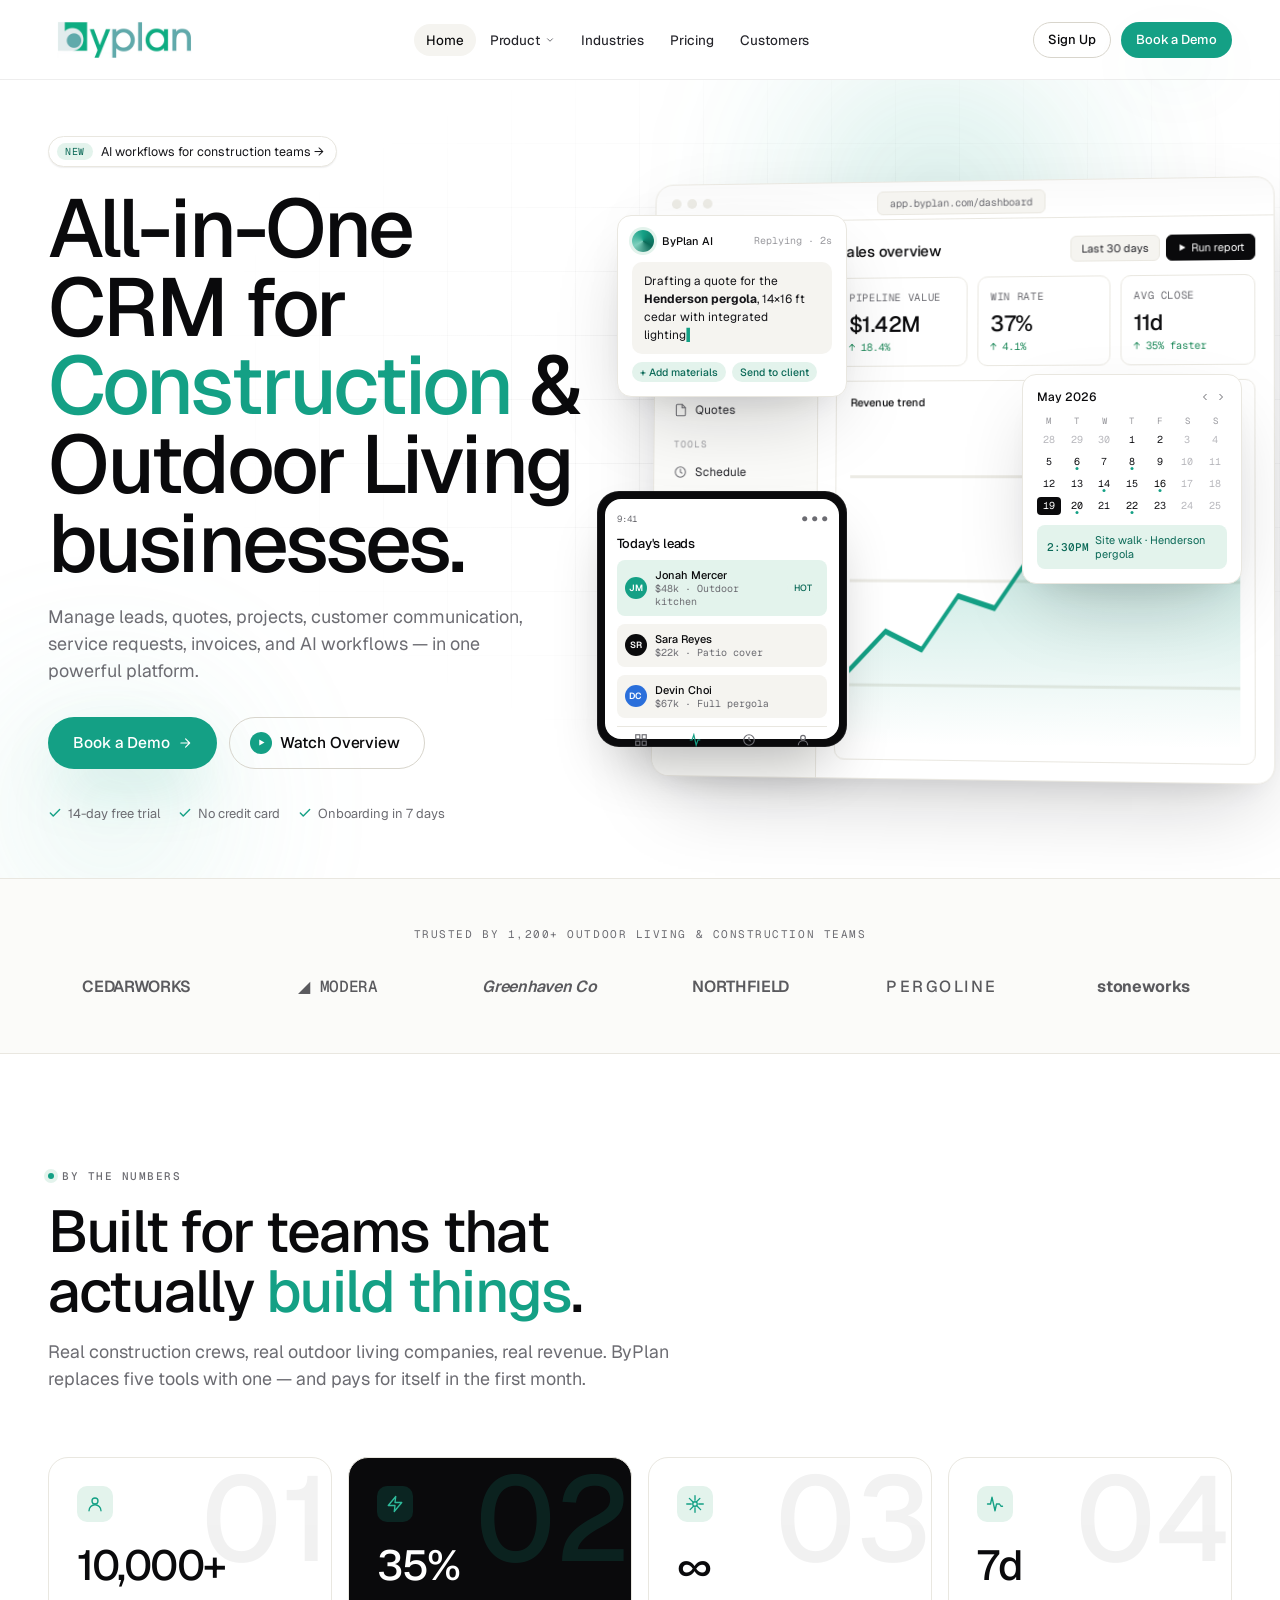
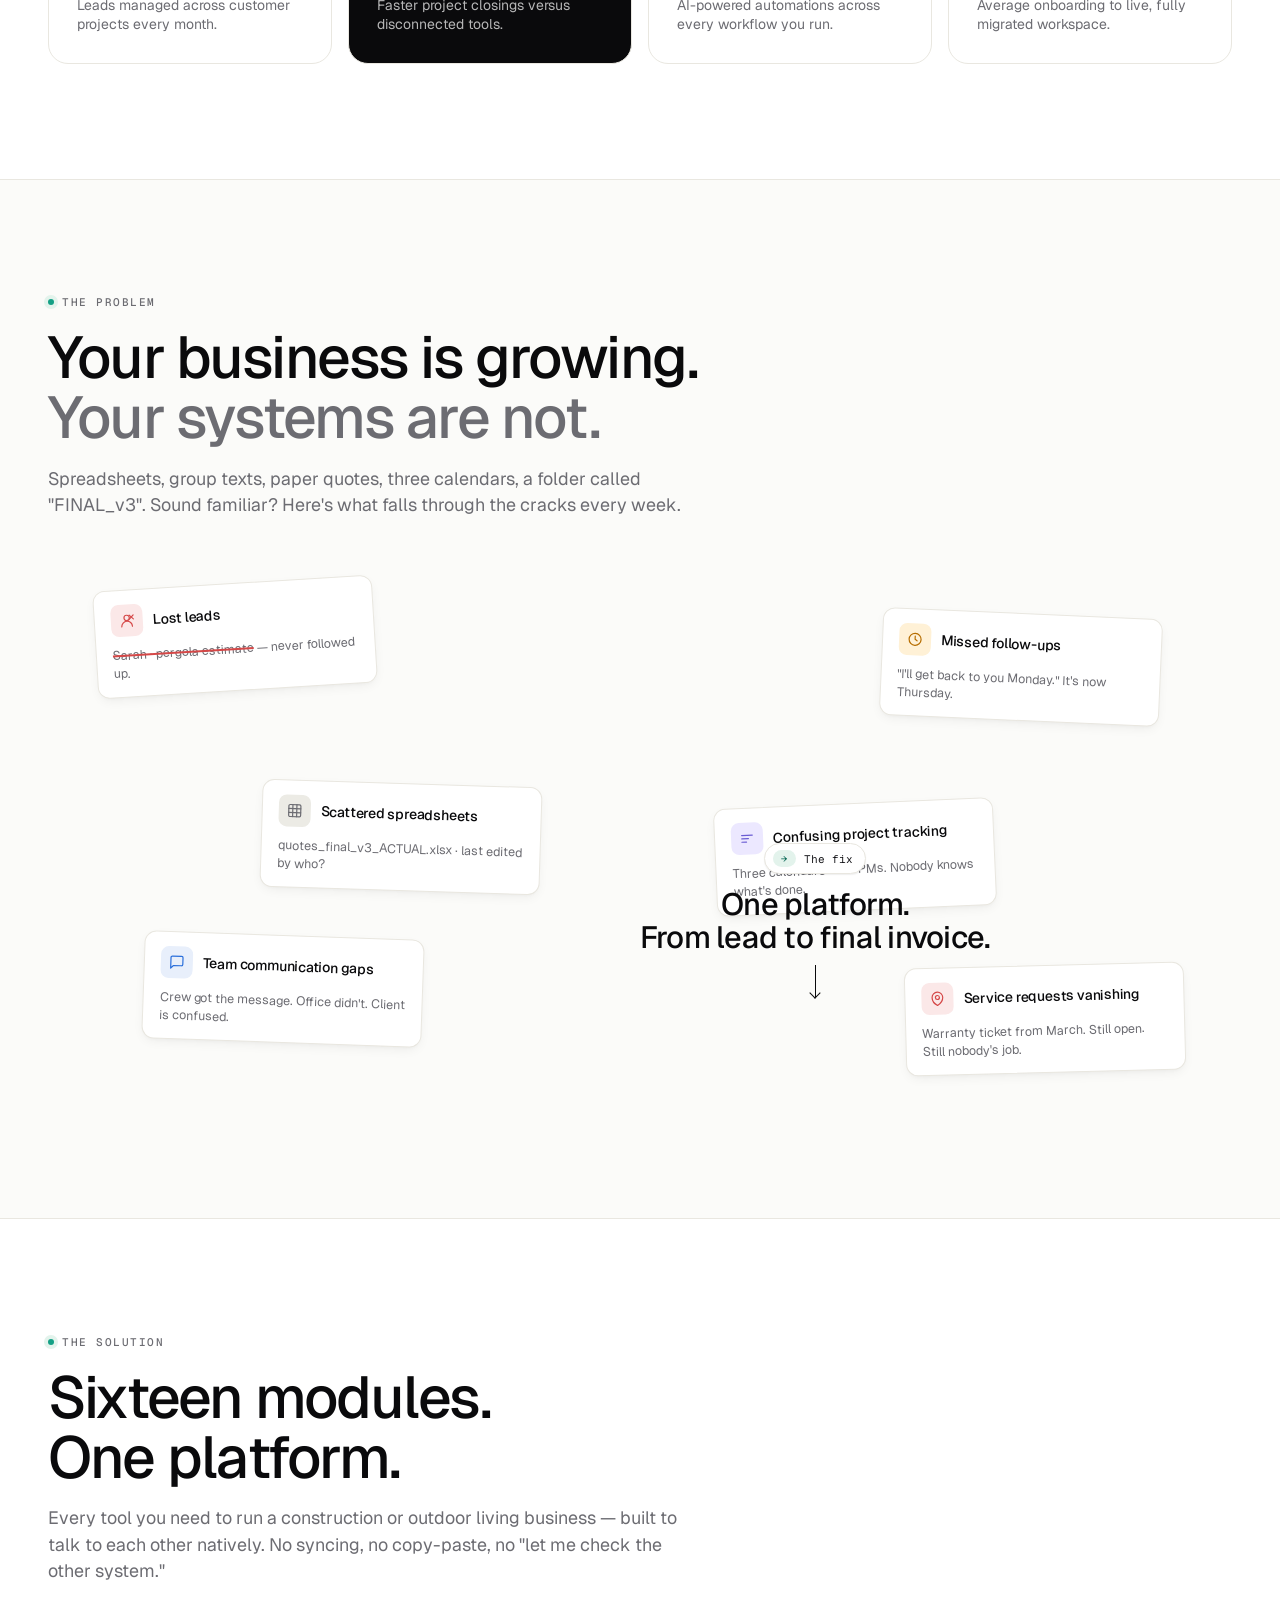
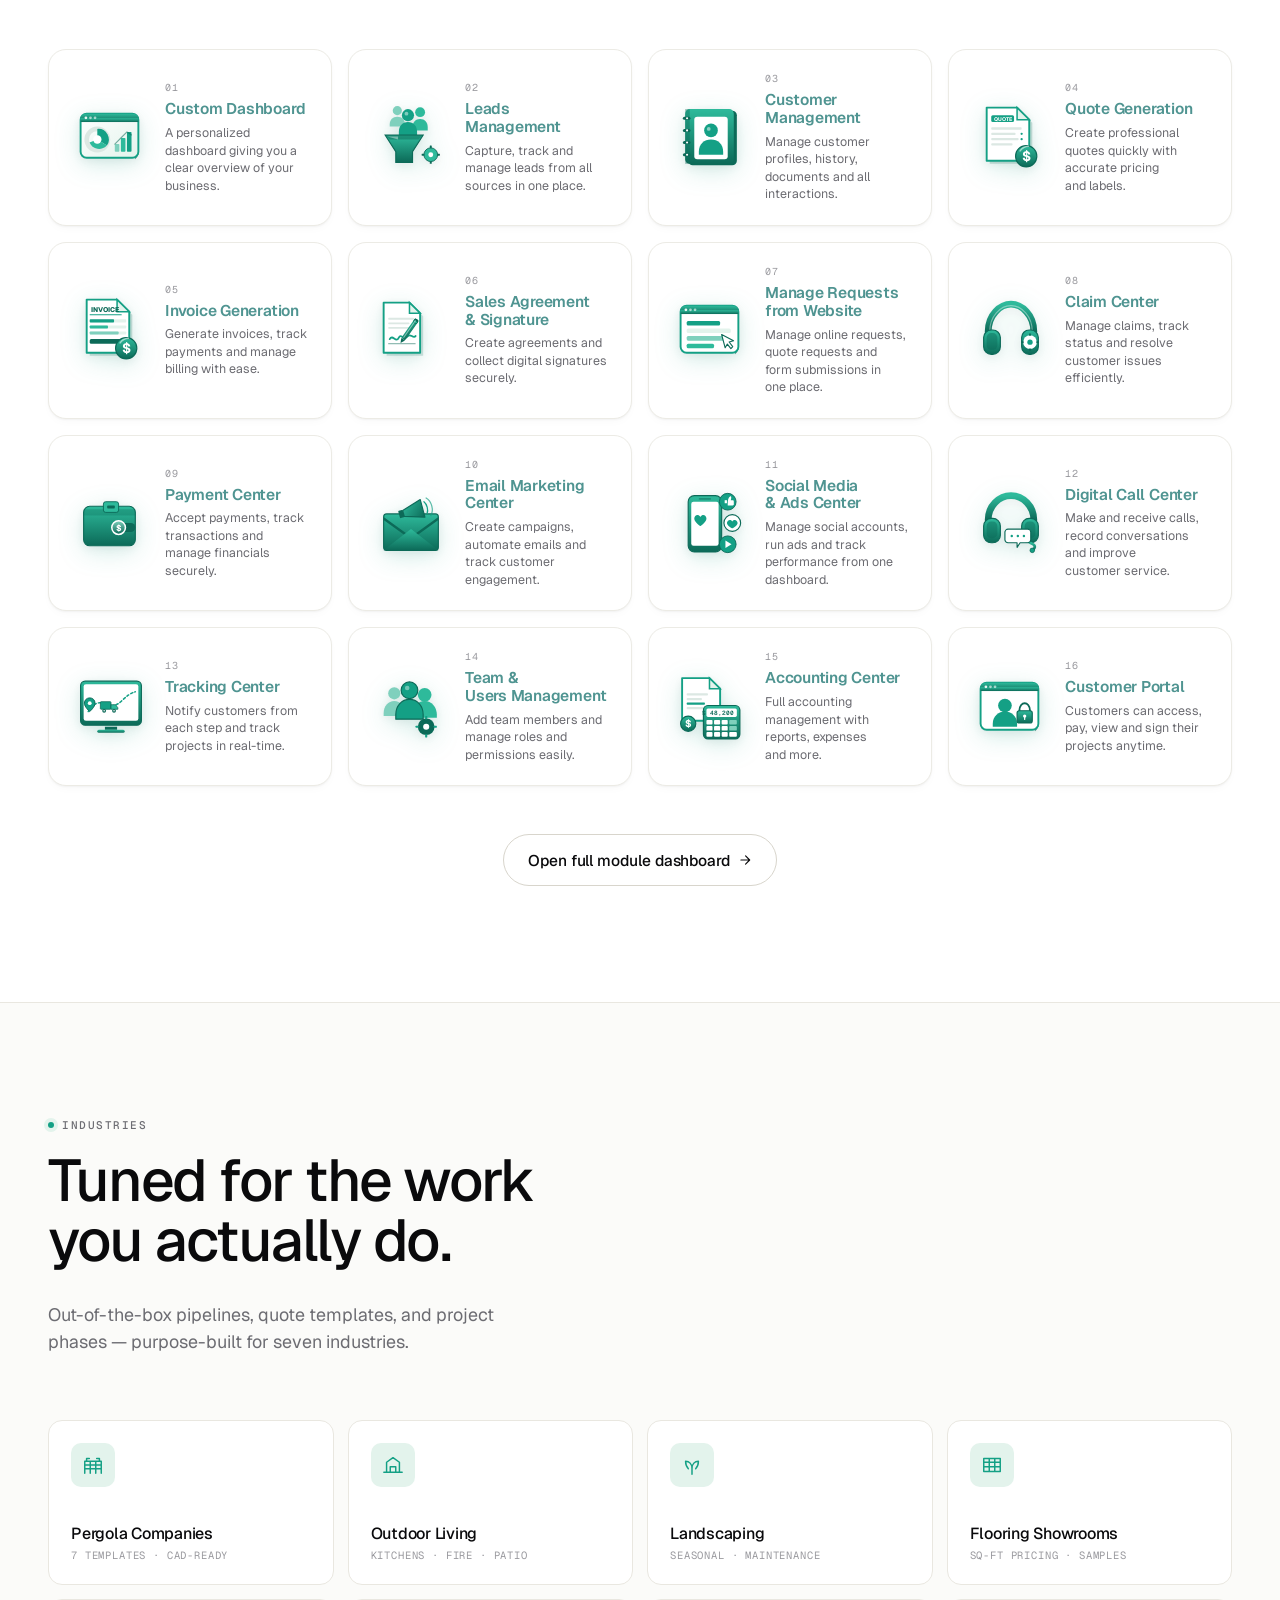
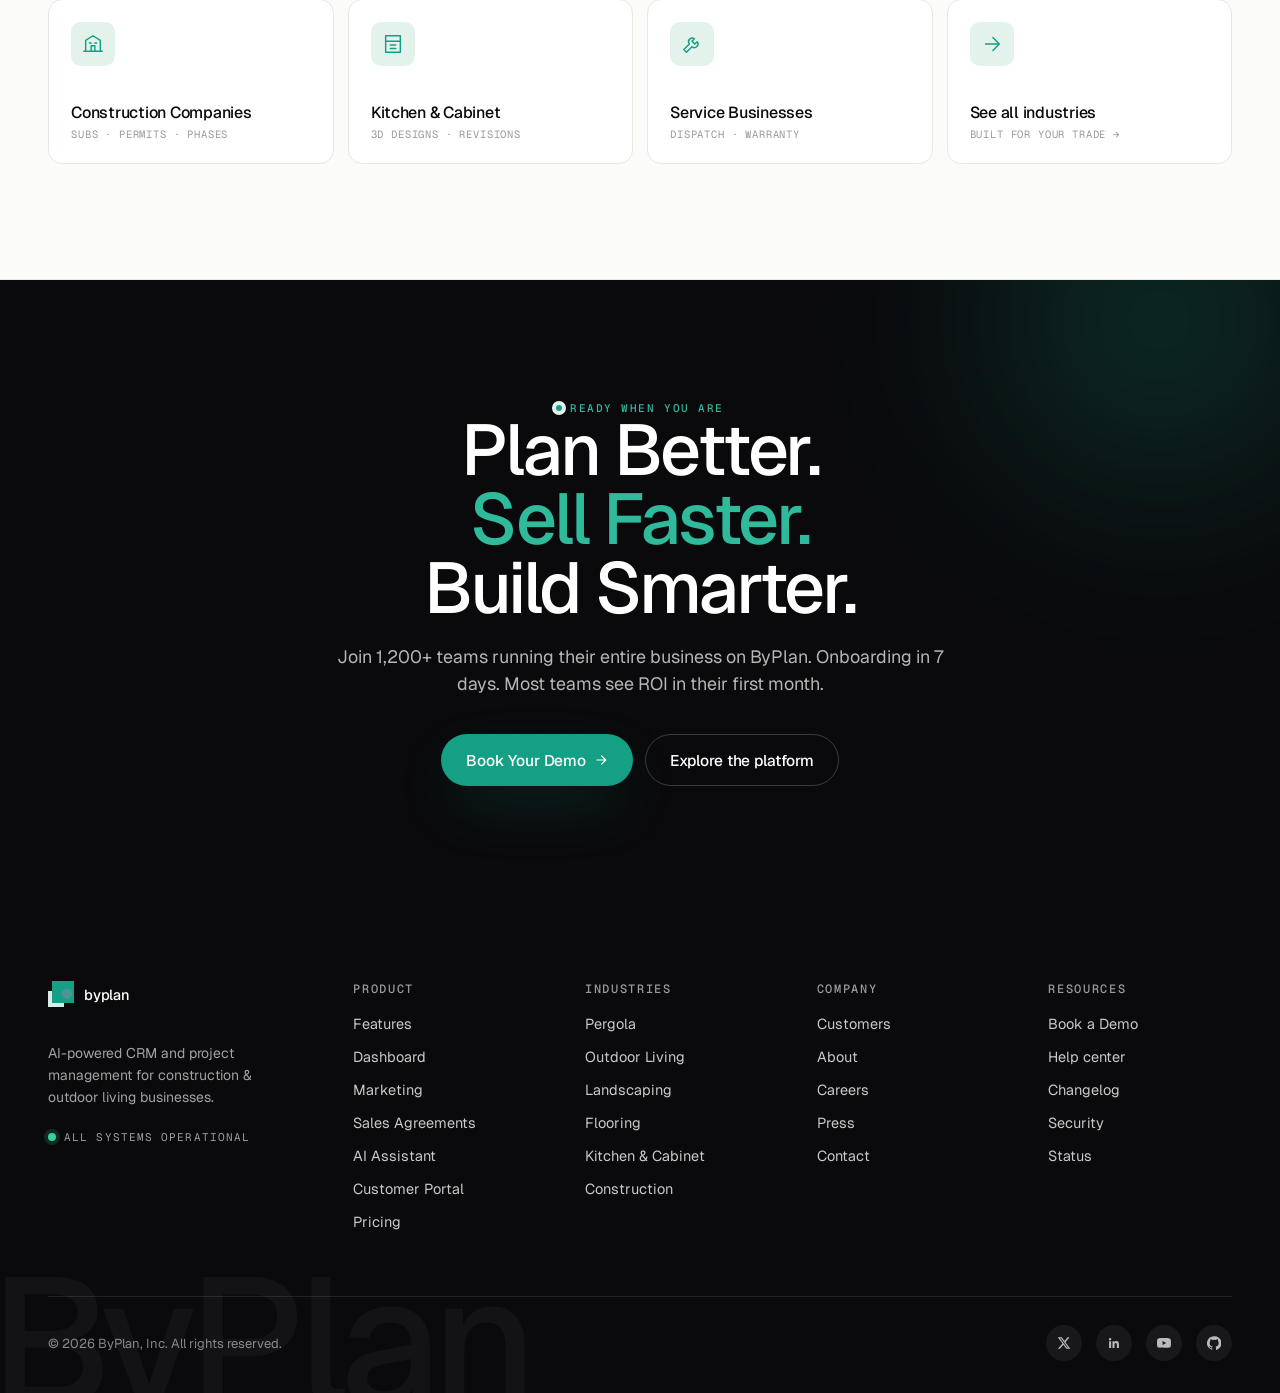
<file: index.html>
<!doctype html>
<html lang="en">
<head> <link rel="icon" type="image/png" href="byplan-fav-icon.jpeg">
<meta charset="utf-8" />
<meta name="viewport" content="width=device-width, initial-scale=1" />
<title>ByPlan — AI-Powered CRM for Construction & Outdoor Living</title>
<link rel="preconnect" href="https://fonts.googleapis.com">
<link rel="preconnect" href="https://fonts.gstatic.com" crossorigin>
<link href="https://fonts.googleapis.com/css2?family=Geist:wght@300;400;500;600;700&family=Geist+Mono:wght@400;500&display=swap" rel="stylesheet">
<link rel="stylesheet" href="styles.css">
<style>
  /* ---- Hero ---- */
  .hero {
    position: relative;
    padding: 56px 0 56px;
    overflow: hidden;
  }
  .hero-grid {
    display: grid;
    grid-template-columns: 1.05fr 1.15fr;
    gap: 64px;
    align-items: center;
    position: relative;
    z-index: 2;
  }
  @media (max-width: 1080px) {
    .hero-grid { grid-template-columns: 1fr; gap: 56px; }
  }
  .hero-copy { max-width: 580px; }
  .hero h1 { margin-top: 22px; }
  .hero h1 .word-strike { position: relative; white-space: nowrap; }
  .hero h1 .word-strike .accent { color: var(--orange); }
  .hero .lead { margin-top: 22px; }
  .hero-cta {
    margin-top: 32px;
    display: flex; gap: 12px; flex-wrap: wrap;
  }
  .hero-meta {
    margin-top: 36px;
    display: flex; align-items: center; gap: 18px; flex-wrap: wrap;
    color: var(--mute); font-size: 13px;
  }
  .hero-meta .check {
    display: inline-flex; align-items: center; gap: 6px;
  }
  .hero-meta svg { color: var(--orange); }

  /* Background decoration */
  .hero-bg {
    position: absolute; inset: 0; z-index: 0; pointer-events: none;
    overflow: hidden;
  }
  .hero-bg .grid-bg {
    background-size: 64px 64px;
    mask-image: radial-gradient(ellipse 70% 60% at 70% 40%, black 30%, transparent 80%);
  }
  .hero-bg .glow1 { width: 480px; height: 480px; top: -120px; right: 8%; }
  .hero-bg .glow2 { width: 380px; height: 380px; bottom: -120px; left: -80px; background: radial-gradient(circle, rgba(127,208,189,0.4), transparent 60%); }

  /* ---- Hero composition (right side) ---- */
  .composition {
    position: relative;
    height: 600px;
  }
  @media (max-width: 1080px) {
    .composition { height: 540px; max-width: 640px; margin: 0 auto; }
  }
  @media (max-width: 640px) {
    .composition { height: 460px; transform: scale(0.92); transform-origin: top center; }
  }

  .frame-main {
    position: absolute;
    inset: 0 -40px 0 0;
    background: var(--paper);
    border-radius: 18px;
    border: 1px solid var(--line);
    box-shadow: var(--shadow-4);
    overflow: hidden;
    display: flex;
    transform: perspective(2200px) rotateY(-6deg) rotateX(2deg);
    transform-origin: center;
  }
  .frame-main::before {
    content: "";
    position: absolute; top: 0; left: 0; right: 0; height: 38px;
    background: linear-gradient(to bottom, rgba(0,0,0,0.02), transparent);
    border-bottom: 1px solid var(--line);
    z-index: 2;
  }
  .frame-main .tl-dots {
    position: absolute; top: 14px; left: 16px; display: flex; gap: 6px; z-index: 3;
  }
  .frame-main .tl-dots span {
    width: 10px; height: 10px; border-radius: 50%; background: var(--paper-4);
  }
  .frame-main .tl-search {
    position: absolute; top: 9px; left: 50%; transform: translateX(-50%);
    background: var(--paper-3); border: 1px solid var(--line);
    padding: 4px 12px; border-radius: 6px; font-family: var(--font-mono);
    font-size: 10.5px; color: var(--mute); z-index: 3;
  }

  /* Dashboard mini layout inside frame */
  .db {
    flex: 1;
    display: grid;
    grid-template-columns: 168px 1fr;
    padding-top: 38px;
    height: 100%;
  }
  .db-side {
    background: var(--paper-2);
    border-right: 1px solid var(--line);
    padding: 16px 12px;
    display: flex; flex-direction: column; gap: 4px;
  }
  .db-side .side-section {
    font-family: var(--font-mono); font-size: 9.5px; text-transform: uppercase;
    letter-spacing: 0.1em; color: var(--mute-2);
    padding: 10px 8px 4px;
  }
  .db-side .side-link {
    display: flex; align-items: center; gap: 8px;
    padding: 6px 8px; border-radius: 6px;
    font-size: 12px; color: var(--ink-3);
  }
  .db-side .side-link.active { background: var(--paper); box-shadow: var(--shadow-1); color: var(--ink); border: 1px solid var(--line); }
  .db-side .side-link .ic { width: 14px; height: 14px; color: var(--mute); }
  .db-side .side-link.active .ic { color: var(--orange); }
  .db-side .side-link .ct {
    margin-left: auto; font-family: var(--font-mono); font-size: 10px;
    background: var(--paper-4); color: var(--mute); padding: 0 5px; border-radius: 4px;
  }
  .db-side .side-link.active .ct { background: var(--orange); color: white; }

  .db-main {
    padding: 18px;
    display: flex; flex-direction: column; gap: 14px;
    overflow: hidden;
  }
  .db-top {
    display: flex; justify-content: space-between; align-items: center;
  }
  .db-title { font-size: 15px; font-weight: 500; letter-spacing: -0.015em; }
  .db-actions { display: flex; gap: 6px; }
  .db-actions .b {
    height: 26px; padding: 0 10px; border-radius: 6px;
    font-size: 11px; background: var(--paper-3); color: var(--ink-3);
    display: inline-flex; align-items: center; gap: 4px;
    border: 1px solid var(--line);
  }
  .db-actions .b.primary { background: var(--ink); color: white; border-color: var(--ink); }

  .db-kpis {
    display: grid; grid-template-columns: repeat(3, 1fr); gap: 10px;
  }
  .db-kpi {
    border: 1px solid var(--line);
    border-radius: 10px;
    padding: 12px;
    background: var(--paper);
  }
  .db-kpi .l { font-size: 10.5px; color: var(--mute); text-transform: uppercase; letter-spacing: 0.06em; font-family: var(--font-mono); }
  .db-kpi .v { font-size: 22px; font-weight: 500; letter-spacing: -0.025em; margin-top: 6px; }
  .db-kpi .d { font-size: 10.5px; color: var(--green); margin-top: 2px; font-family: var(--font-mono); }
  .db-kpi .d.neg { color: var(--red); }

  .db-chart {
    border: 1px solid var(--line);
    border-radius: 10px;
    padding: 14px;
    background: var(--paper);
    flex: 1;
    display: flex; flex-direction: column;
    min-height: 0;
  }
  .db-chart .head { display: flex; justify-content: space-between; margin-bottom: 8px; align-items: center; }
  .db-chart svg { width: 100%; height: 100%; flex: 1; min-height: 0; }

  /* Floating cards orbiting the main frame */
  .float {
    position: absolute;
    background: var(--paper);
    border: 1px solid var(--line);
    border-radius: 14px;
    box-shadow: var(--shadow-4);
    padding: 14px;
    z-index: 3;
    animation: float-y 6s ease-in-out infinite;
  }
  @keyframes float-y {
    0%, 100% { transform: translateY(0); }
    50% { transform: translateY(-10px); }
  }
  .float.f1 { top: 36px; left: -30px; width: 230px; animation-delay: -1s; }
  .float.f2 { bottom: 32px; left: -50px; width: 250px; animation-delay: -3s; }
  .float.f3 { top: 50%; right: -10px; width: 220px; transform: translateY(-50%); animation: float-y 7s ease-in-out infinite; animation-delay: -2s; }
  @media (max-width: 1080px) {
    .float.f1 { left: 0; top: 8px; }
    .float.f2 { left: 0; bottom: 0; }
    .float.f3 { right: 0; }
  }

  /* AI card */
  .float-ai .head {
    display: flex; align-items: center; gap: 8px; margin-bottom: 10px;
  }
  .float-ai .ai-orb {
    width: 22px; height: 22px; border-radius: 50%;
    background: conic-gradient(from 0deg, #14a085, #0c6a58, #7fd0bd, #14a085);
    box-shadow: 0 0 0 3px var(--orange-soft);
    animation: spin 5s linear infinite;
  }
  @keyframes spin { to { transform: rotate(360deg); } }
  .float-ai .head .label { font-size: 11px; font-weight: 500; }
  .float-ai .head .meta { margin-left: auto; font-family: var(--font-mono); font-size: 10px; color: var(--mute-2); }
  .float-ai .ai-msg {
    background: var(--paper-3);
    border-radius: 10px;
    padding: 10px 12px;
    font-size: 12px;
    line-height: 1.5;
    color: var(--ink-2);
  }
  .float-ai .ai-msg .typed::after { content: "▍"; color: var(--orange); animation: blink 1s steps(2) infinite; margin-left: 1px; }
  @keyframes blink { 50% { opacity: 0; } }
  .float-ai .ai-suggest {
    margin-top: 8px;
    display: flex; gap: 6px; flex-wrap: wrap;
  }
  .float-ai .chip {
    padding: 3px 8px; border-radius: 999px; background: var(--orange-soft);
    color: var(--orange-ink); font-size: 10.5px; font-weight: 500;
  }

  /* Calendar card */
  .float-cal .head { display: flex; justify-content: space-between; margin-bottom: 10px; align-items: center; }
  .float-cal .head .month { font-size: 12px; font-weight: 500; }
  .float-cal .head .arrows { display: flex; gap: 4px; color: var(--mute); }
  .float-cal .grid {
    display: grid; grid-template-columns: repeat(7, 1fr); gap: 4px;
    font-family: var(--font-mono); font-size: 10px; color: var(--ink-2);
    text-align: center;
  }
  .float-cal .grid .h { color: var(--mute-2); font-size: 9px; }
  .float-cal .grid .d {
    height: 18px; line-height: 18px; border-radius: 4px;
  }
  .float-cal .grid .d.muted { color: var(--mute-3); }
  .float-cal .grid .d.today { background: var(--ink); color: white; }
  .float-cal .grid .d.event { color: var(--ink); position: relative; }
  .float-cal .grid .d.event::after {
    content: ""; position: absolute; left: 50%; bottom: 1px; transform: translateX(-50%);
    width: 3px; height: 3px; border-radius: 50%; background: var(--orange);
  }
  .float-cal .evt {
    margin-top: 10px; padding: 8px 10px;
    background: var(--orange-soft); border-radius: 8px;
    font-size: 11px; color: var(--orange-ink);
    display: flex; align-items: center; gap: 6px;
  }
  .float-cal .evt .time { font-family: var(--font-mono); font-weight: 500; }

  /* Mobile card */
  .float-mobile {
    width: 168px; padding: 0; background: transparent; border: none; box-shadow: none;
    animation: float-y 6.5s ease-in-out infinite; animation-delay: -1.5s;
  }
  .float-mobile .phone {
    background: var(--ink);
    border-radius: 22px;
    padding: 8px;
    box-shadow: 0 30px 60px -20px rgba(0,0,0,.3), 0 0 0 1px rgba(255,255,255,.08) inset;
  }
  .float-mobile .scr {
    background: var(--paper);
    border-radius: 16px;
    padding: 14px 12px;
    height: 240px;
    display: flex; flex-direction: column; gap: 8px;
  }
  .float-mobile .scr .top {
    display: flex; justify-content: space-between; align-items: center;
    font-family: var(--font-mono); font-size: 9px; color: var(--mute); margin-bottom: 2px;
  }
  .float-mobile .scr h6 {
    margin: 0; font-size: 13px; font-weight: 500; letter-spacing: -0.015em;
  }
  .float-mobile .lead-row {
    display: flex; align-items: center; gap: 8px; padding: 8px;
    background: var(--paper-3); border-radius: 8px;
  }
  .float-mobile .lead-row .nm { font-size: 11px; font-weight: 500; }
  .float-mobile .lead-row .vl { font-family: var(--font-mono); font-size: 10px; color: var(--mute); }
  .float-mobile .lead-row.hot { background: var(--orange-soft); }
  .float-mobile .lead-row .av {
    width: 22px; height: 22px; border-radius: 50%; background: var(--ink); color: white;
    display: inline-flex; align-items: center; justify-content: center; font-size: 9px; font-weight: 600;
  }

  /* ---- Logo strip ---- */
  .logo-strip {
    padding: 56px 0;
    border-top: 1px solid var(--line);
    border-bottom: 1px solid var(--line);
    background: var(--paper-2);
  }
  .logo-strip-label {
    text-align: center; font-family: var(--font-mono); font-size: 11px;
    letter-spacing: 0.14em; text-transform: uppercase; color: var(--mute);
    margin-bottom: 28px;
  }
  .logos {
    display: grid; grid-template-columns: repeat(6, 1fr); gap: 24px;
    align-items: center;
  }
  @media (max-width: 800px) { .logos { grid-template-columns: repeat(3, 1fr); gap: 28px; } }
  .logos .lg {
    display: flex; align-items: center; justify-content: center;
    font-size: 16px; font-weight: 600; letter-spacing: -0.02em;
    color: var(--ink-3); opacity: 0.75;
    height: 36px;
  }

  /* ---- Stats section ---- */
  .stats-grid {
    display: grid; grid-template-columns: repeat(4, 1fr); gap: 16px;
  }
  @media (max-width: 880px) { .stats-grid { grid-template-columns: 1fr 1fr; } }
  .stat-card {
    background: var(--paper);
    border: 1px solid var(--line);
    border-radius: var(--r-4);
    padding: 28px;
    position: relative;
    overflow: hidden;
    transition: transform 0.3s, box-shadow 0.3s;
  }
  .stat-card:hover { transform: translateY(-3px); box-shadow: var(--shadow-3); }
  .stat-card .ic {
    width: 36px; height: 36px; border-radius: 10px;
    background: var(--orange-soft); color: var(--orange);
    display: inline-flex; align-items: center; justify-content: center;
    margin-bottom: 22px;
  }
  .stat-card .v {
    font-size: 42px; font-weight: 500; letter-spacing: -0.035em; line-height: 1;
    margin-bottom: 10px;
  }
  .stat-card .l { font-size: 14px; color: var(--mute); line-height: 1.4; }
  .stat-card.ink {
    background: var(--ink); color: var(--paper);
  }
  .stat-card.ink .ic { background: rgba(20,160,133,.18); color: var(--orange-2); }
  .stat-card.ink .l { color: rgba(255,255,255,.7); }
  .stat-card .corner-glyph {
    position: absolute; top: 0; right: 0; opacity: 0.05;
    font-size: 120px; font-weight: 500; line-height: 1;
    color: var(--ink);
    pointer-events: none;
  }
  .stat-card.ink .corner-glyph { color: var(--orange); opacity: 0.16; }

  /* ---- Problem section ---- */
  .problem {
    background: var(--paper-2);
    border-top: 1px solid var(--line);
    border-bottom: 1px solid var(--line);
  }
  .problem-board {
    position: relative;
    min-height: 520px;
    margin-top: 64px;
  }
  .chaos-card {
    position: absolute;
    background: var(--paper);
    border: 1px solid var(--line);
    border-radius: 12px;
    padding: 14px 16px;
    box-shadow: var(--shadow-2);
    width: 280px;
  }
  .chaos-card .ic-row {
    display: flex; align-items: center; gap: 10px;
    margin-bottom: 10px;
  }
  .chaos-card .ic {
    width: 32px; height: 32px; border-radius: 8px;
    display: inline-flex; align-items: center; justify-content: center;
    background: #fbe8e8; color: var(--red);
  }
  .chaos-card .ic.amber { background: #fff1d6; color: #b76e00; }
  .chaos-card .ic.gray { background: var(--paper-4); color: var(--mute); }
  .chaos-card .ic.violet { background: #ece8ff; color: var(--violet); }
  .chaos-card .ic.blue { background: var(--blue-soft); color: var(--blue); }
  .chaos-card h5 { font-size: 14px; font-weight: 500; letter-spacing: -0.015em; }
  .chaos-card p { font-size: 12.5px; color: var(--mute); margin-top: 4px; line-height: 1.45; }
  .chaos-card .strike {
    text-decoration: line-through; text-decoration-color: var(--red);
    text-decoration-thickness: 1.5px;
  }
  /* Position chaos cards messily */
  .chaos-card.c1 { top: 0; left: 4%; transform: rotate(-3.5deg); }
  .chaos-card.c2 { top: 30px; right: 6%; transform: rotate(2.5deg); }
  .chaos-card.c3 { top: 200px; left: 18%; transform: rotate(1.8deg); }
  .chaos-card.c4 { top: 220px; right: 20%; transform: rotate(-2.5deg); }
  .chaos-card.c5 { bottom: 60px; left: 8%; transform: rotate(2deg); }
  .chaos-card.c6 { bottom: 30px; right: 4%; transform: rotate(-1.5deg); }

  /* Center "answer" mark */
  .chaos-center {
    position: absolute; top: 50%; left: 50%;
    transform: translate(-50%, -50%);
    text-align: center;
    z-index: 2;
  }
  .chaos-center .pill { font-family: var(--font-mono); font-size: 11px; }
  .chaos-center h3 { margin-top: 14px; font-size: clamp(22px, 2.4vw, 32px); }
  .chaos-center .arrow {
    margin: 12px auto 0; width: 1px; height: 32px; background: var(--ink);
    position: relative;
  }
  .chaos-center .arrow::after {
    content: ""; position: absolute; left: 50%; bottom: 0;
    transform: translateX(-50%) rotate(45deg);
    width: 8px; height: 8px;
    border-right: 1px solid var(--ink);
    border-bottom: 1px solid var(--ink);
  }

  @media (max-width: 880px) {
    .problem-board { min-height: 0; display: grid; grid-template-columns: 1fr; gap: 12px; }
    .chaos-card { position: static; transform: none !important; width: auto; }
    .chaos-center { position: static; transform: none; margin: 24px 0; }
  }

  /* 16-Module grid moved to styles.css (shared) */

  /* ---- Industries preview ---- */
  .ind-grid {
    display: grid; grid-template-columns: repeat(4, 1fr); gap: 14px;
    margin-top: 48px;
  }
  @media (max-width: 980px) { .ind-grid { grid-template-columns: repeat(2, 1fr); } }
  @media (max-width: 520px) { .ind-grid { grid-template-columns: 1fr 1fr; gap: 10px; } }
  .ind-card {
    background: var(--paper);
    border: 1px solid var(--line);
    border-radius: var(--r-3);
    padding: 22px;
    transition: transform 0.2s, border-color 0.2s, background 0.2s;
    cursor: pointer;
  }
  .ind-card:hover { transform: translateY(-3px); background: var(--ink); color: white; border-color: var(--ink); }
  .ind-card:hover .ind-icon { background: rgba(20,160,133,.18); color: var(--orange-2); }
  .ind-card:hover .ind-meta { color: rgba(255,255,255,.6); }
  .ind-icon {
    width: 44px; height: 44px; border-radius: 10px;
    background: var(--orange-soft); color: var(--orange);
    display: inline-flex; align-items: center; justify-content: center;
    margin-bottom: 36px;
    transition: background 0.2s, color 0.2s;
  }
  .ind-card h5 { font-size: 16px; font-weight: 500; letter-spacing: -0.015em; }
  .ind-card .ind-meta {
    margin-top: 4px;
    font-family: var(--font-mono); font-size: 10.5px;
    color: var(--mute-2); letter-spacing: 0.08em; text-transform: uppercase;
    transition: color 0.2s;
  }

  /* ---- Big CTA ---- */
  .cta-section {
    background: var(--ink);
    color: var(--paper);
    position: relative;
    overflow: hidden;
  }
  .cta-section .glow-orange { width: 600px; height: 600px; right: -180px; top: -260px; opacity: 0.7; }
  .cta-inner {
    position: relative; z-index: 2;
    text-align: center;
    max-width: 760px;
    margin: 0 auto;
  }
  .cta-inner h2 { color: var(--paper); }
  .cta-inner h2 .accent { color: var(--orange-2); }
  .cta-inner p { color: rgba(255,255,255,.7); margin-top: 18px; }
  .cta-inner .actions { margin-top: 36px; display: flex; gap: 12px; justify-content: center; flex-wrap: wrap; }
  .cta-inner .actions .btn-ghost { color: white; border-color: rgba(255,255,255,.2); }
  .cta-inner .actions .btn-ghost:hover { background: rgba(255,255,255,.06); border-color: rgba(255,255,255,.4); }

  /* Animated rising bars (analytics chart) */
  @keyframes rise {
    from { transform: scaleY(0); }
    to { transform: scaleY(1); }
  }
</style>
</head>
<body>

<!-- HERO -->
<section class="hero" data-screen-label="01 Hero">
  <div class="hero-bg">
    <div class="grid-bg"></div>
    <div class="glow glow-orange glow1"></div>
    <div class="glow glow2"></div>
  </div>

  <div class="container">
    <div class="hero-grid">
      <!-- Copy column -->
      <div class="hero-copy">
        <div class="reveal">
          <span class="pill">
            <span class="pill-tag">New</span>
            <span>AI workflows for construction teams →</span>
          </span>
        </div>

        <h1 class="h-display reveal" style="--reveal-delay: 80ms;">
          All-in-One CRM for <span class="word-strike"><span class="accent">Construction</span></span> &amp; Outdoor Living businesses.
        </h1>

        <p class="lead reveal" style="--reveal-delay: 160ms;">
          Manage leads, quotes, projects, customer communication, service requests, invoices, and AI workflows — in one powerful platform.
        </p>

        <div class="hero-cta reveal" style="--reveal-delay: 220ms;">
          <a class="btn btn-accent btn-lg" href="demo.html">
            Book a Demo
            <svg width="14" height="14" viewBox="0 0 24 24" fill="none" stroke="currentColor" stroke-width="2" stroke-linecap="round" stroke-linejoin="round"><path d="M5 12h14M13 5l7 7-7 7"/></svg>
          </a>
          <a class="btn btn-ghost btn-lg" href="#overview">
            <span class="play">
              <svg width="9" height="9" viewBox="0 0 24 24" fill="currentColor"><polygon points="6,4 20,12 6,20"/></svg>
            </span>
            Watch Overview
          </a>
        </div>

        <div class="hero-meta reveal" style="--reveal-delay: 280ms;">
          <span class="check">
            <svg width="14" height="14" viewBox="0 0 24 24" fill="none" stroke="currentColor" stroke-width="2.4" stroke-linecap="round" stroke-linejoin="round"><polyline points="20 6 9 17 4 12"/></svg>
            14-day free trial
          </span>
          <span class="check">
            <svg width="14" height="14" viewBox="0 0 24 24" fill="none" stroke="currentColor" stroke-width="2.4" stroke-linecap="round" stroke-linejoin="round"><polyline points="20 6 9 17 4 12"/></svg>
            No credit card
          </span>
          <span class="check">
            <svg width="14" height="14" viewBox="0 0 24 24" fill="none" stroke="currentColor" stroke-width="2.4" stroke-linecap="round" stroke-linejoin="round"><polyline points="20 6 9 17 4 12"/></svg>
            Onboarding in 7 days
          </span>
        </div>
      </div>

      <!-- Composition column -->
      <div class="composition reveal" style="--reveal-delay: 200ms;">
        <!-- Main dashboard frame -->
        <div class="frame-main">
          <div class="tl-dots"><span></span><span></span><span></span></div>
          <div class="tl-search">app.byplan.com/dashboard</div>
          <div class="db">
            <aside class="db-side">
              <div class="side-section">Workspace</div>
              <div class="side-link active">
                <svg class="ic" viewBox="0 0 24 24" fill="none" stroke="currentColor" stroke-width="1.8" stroke-linecap="round" stroke-linejoin="round"><rect x="3" y="3" width="7" height="7"/><rect x="14" y="3" width="7" height="7"/><rect x="3" y="14" width="7" height="7"/><rect x="14" y="14" width="7" height="7"/></svg>
                Overview
              </div>
              <div class="side-link">
                <svg class="ic" viewBox="0 0 24 24" fill="none" stroke="currentColor" stroke-width="1.8" stroke-linecap="round" stroke-linejoin="round"><path d="M3 12h4l3-9 4 18 3-9h4"/></svg>
                Pipeline <span class="ct">24</span>
              </div>
              <div class="side-link">
                <svg class="ic" viewBox="0 0 24 24" fill="none" stroke="currentColor" stroke-width="1.8" stroke-linecap="round" stroke-linejoin="round"><rect x="3" y="3" width="18" height="18" rx="2"/><path d="M9 3v18M3 9h18"/></svg>
                Projects <span class="ct">8</span>
              </div>
              <div class="side-link">
                <svg class="ic" viewBox="0 0 24 24" fill="none" stroke="currentColor" stroke-width="1.8" stroke-linecap="round" stroke-linejoin="round"><path d="M21 15a2 2 0 0 1-2 2H7l-4 4V5a2 2 0 0 1 2-2h14a2 2 0 0 1 2 2z"/></svg>
                Inbox <span class="ct">12</span>
              </div>
              <div class="side-link">
                <svg class="ic" viewBox="0 0 24 24" fill="none" stroke="currentColor" stroke-width="1.8" stroke-linecap="round" stroke-linejoin="round"><path d="M14 2H6a2 2 0 0 0-2 2v16a2 2 0 0 0 2 2h12a2 2 0 0 0 2-2V8z"/><path d="M14 2v6h6"/></svg>
                Quotes
              </div>
              <div class="side-section">Tools</div>
              <div class="side-link">
                <svg class="ic" viewBox="0 0 24 24" fill="none" stroke="currentColor" stroke-width="1.8" stroke-linecap="round" stroke-linejoin="round"><circle cx="12" cy="12" r="9"/><path d="M12 7v5l3 2"/></svg>
                Schedule
              </div>
              <div class="side-link">
                <svg class="ic" viewBox="0 0 24 24" fill="none" stroke="currentColor" stroke-width="1.8" stroke-linecap="round" stroke-linejoin="round"><path d="M12 2a5 5 0 0 0-5 5v3H4l3 3 3-3H8V7a4 4 0 0 1 8 0v3h-2l3 3 3-3h-3V7a5 5 0 0 0-5-5z"/></svg>
                Automations
              </div>
              <div class="side-link">
                <svg class="ic" viewBox="0 0 24 24" fill="none" stroke="currentColor" stroke-width="1.8" stroke-linecap="round" stroke-linejoin="round"><circle cx="12" cy="12" r="3"/><path d="M19 12a7 7 0 0 1-12 5l-1 3M5 12a7 7 0 0 1 12-5l1-3"/></svg>
                Workflows
              </div>
            </aside>

            <main class="db-main">
              <div class="db-top">
                <div class="db-title">Sales overview</div>
                <div class="db-actions">
                  <div class="b">Last 30 days</div>
                  <div class="b primary">
                    <svg width="10" height="10" viewBox="0 0 24 24" fill="currentColor"><polygon points="6,4 20,12 6,20"/></svg>
                    Run report
                  </div>
                </div>
              </div>

              <div class="db-kpis">
                <div class="db-kpi">
                  <div class="l">Pipeline value</div>
                  <div class="v">$1.42M</div>
                  <div class="d">↑ 18.4%</div>
                </div>
                <div class="db-kpi">
                  <div class="l">Win rate</div>
                  <div class="v">37%</div>
                  <div class="d">↑ 4.1%</div>
                </div>
                <div class="db-kpi">
                  <div class="l">Avg close</div>
                  <div class="v">11d</div>
                  <div class="d">↑ 35% faster</div>
                </div>
              </div>

              <div class="db-chart">
                <div class="head">
                  <div style="font-size: 11px; font-weight: 500;">Revenue trend</div>
                  <div style="font-family: var(--font-mono); font-size: 10px; color: var(--mute);">$ thousand</div>
                </div>
                <svg viewBox="0 0 320 110" preserveAspectRatio="none">
                  <defs>
                    <linearGradient id="rev" x1="0" y1="0" x2="0" y2="1">
                      <stop offset="0" stop-color="#14a085" stop-opacity="0.32"/>
                      <stop offset="1" stop-color="#14a085" stop-opacity="0"/>
                    </linearGradient>
                  </defs>
                  <!-- Grid -->
                  <g stroke="#ecebe5" stroke-width="1">
                    <line x1="0" y1="20" x2="320" y2="20"/>
                    <line x1="0" y1="55" x2="320" y2="55"/>
                    <line x1="0" y1="90" x2="320" y2="90"/>
                  </g>
                  <!-- Filled area -->
                  <path d="M0,85 L30,72 L60,78 L90,60 L120,64 L150,46 L180,52 L210,32 L240,40 L270,22 L300,28 L320,18 L320,110 L0,110 Z" fill="url(#rev)"/>
                  <!-- Line -->
                  <path d="M0,85 L30,72 L60,78 L90,60 L120,64 L150,46 L180,52 L210,32 L240,40 L270,22 L300,28 L320,18" fill="none" stroke="#14a085" stroke-width="2" stroke-linejoin="round" stroke-linecap="round"/>
                  <!-- Dot -->
                  <circle cx="320" cy="18" r="4" fill="#14a085" stroke="white" stroke-width="2"/>
                  <circle cx="320" cy="18" r="9" fill="#14a085" opacity="0.18"/>
                </svg>
              </div>
            </main>
          </div>
        </div>

        <!-- Floating AI card -->
        <div class="float f1 float-ai">
          <div class="head">
            <span class="ai-orb"></span>
            <span class="label">ByPlan AI</span>
            <span class="meta">Replying · 2s</span>
          </div>
          <div class="ai-msg">
            Drafting a quote for the <strong>Henderson pergola</strong>, 14×16 ft cedar with integrated lighting<span class="typed"></span>
          </div>
          <div class="ai-suggest">
            <span class="chip">+ Add materials</span>
            <span class="chip">Send to client</span>
          </div>
        </div>

        <!-- Floating mobile leads card -->
        <div class="float f2 float-mobile">
          <div class="phone">
            <div class="scr">
              <div class="top">
                <span>9:41</span>
                <span>● ● ●</span>
              </div>
              <h6>Today's leads</h6>
              <div class="lead-row hot">
                <span class="av" style="background:#14a085">JM</span>
                <div style="flex:1;">
                  <div class="nm">Jonah Mercer</div>
                  <div class="vl">$48k · Outdoor kitchen</div>
                </div>
                <span class="tag orange" style="font-size:9px; padding:1px 6px;">HOT</span>
              </div>
              <div class="lead-row">
                <span class="av">SR</span>
                <div style="flex:1;">
                  <div class="nm">Sara Reyes</div>
                  <div class="vl">$22k · Patio cover</div>
                </div>
              </div>
              <div class="lead-row">
                <span class="av" style="background:#2a6fdb">DC</span>
                <div style="flex:1;">
                  <div class="nm">Devin Choi</div>
                  <div class="vl">$67k · Full pergola</div>
                </div>
              </div>
              <div style="margin-top:auto; display:flex; gap:6px; justify-content:space-around; padding-top:6px; border-top:1px solid var(--line); color: var(--mute);">
                <svg width="14" height="14" viewBox="0 0 24 24" fill="none" stroke="currentColor" stroke-width="2"><rect x="3" y="3" width="7" height="7"/><rect x="14" y="3" width="7" height="7"/><rect x="3" y="14" width="7" height="7"/><rect x="14" y="14" width="7" height="7"/></svg>
                <svg width="14" height="14" viewBox="0 0 24 24" fill="#14a085" stroke="#14a085" stroke-width="2"><path d="M3 12h4l3-9 4 18 3-9h4" fill="none"/></svg>
                <svg width="14" height="14" viewBox="0 0 24 24" fill="none" stroke="currentColor" stroke-width="2"><circle cx="12" cy="12" r="9"/><path d="M12 7v5l3 2"/></svg>
                <svg width="14" height="14" viewBox="0 0 24 24" fill="none" stroke="currentColor" stroke-width="2"><circle cx="12" cy="8" r="4"/><path d="M4 21a8 8 0 0 1 16 0"/></svg>
              </div>
            </div>
          </div>
        </div>

        <!-- Floating calendar card -->
        <div class="float f3 float-cal">
          <div class="head">
            <span class="month">May 2026</span>
            <span class="arrows">
              <svg width="12" height="12" viewBox="0 0 24 24" fill="none" stroke="currentColor" stroke-width="2"><polyline points="15 18 9 12 15 6"/></svg>
              <svg width="12" height="12" viewBox="0 0 24 24" fill="none" stroke="currentColor" stroke-width="2"><polyline points="9 18 15 12 9 6"/></svg>
            </span>
          </div>
          <div class="grid">
            <span class="h">M</span><span class="h">T</span><span class="h">W</span><span class="h">T</span><span class="h">F</span><span class="h">S</span><span class="h">S</span>
            <span class="d muted">28</span><span class="d muted">29</span><span class="d muted">30</span><span class="d">1</span><span class="d">2</span><span class="d muted">3</span><span class="d muted">4</span>
            <span class="d">5</span><span class="d event">6</span><span class="d">7</span><span class="d event">8</span><span class="d">9</span><span class="d muted">10</span><span class="d muted">11</span>
            <span class="d">12</span><span class="d">13</span><span class="d event">14</span><span class="d">15</span><span class="d event">16</span><span class="d muted">17</span><span class="d muted">18</span>
            <span class="d today">19</span><span class="d event">20</span><span class="d">21</span><span class="d event">22</span><span class="d">23</span><span class="d muted">24</span><span class="d muted">25</span>
          </div>
          <div class="evt">
            <span class="time">2:30PM</span>
            <span>Site walk · Henderson pergola</span>
          </div>
        </div>
      </div>
    </div>
  </div>
</section>

<!-- LOGO STRIP -->
<section class="logo-strip" style="padding: 48px 0;">
  <div class="container">
    <div class="logo-strip-label">Trusted by 1,200+ outdoor living &amp; construction teams</div>
    <div class="logos">
      <div class="lg">CEDARWORKS</div>
      <div class="lg" style="font-family: 'Geist Mono'; font-weight: 500;">◢ MODERA</div>
      <div class="lg" style="font-style: italic;">Greenhaven&nbsp;Co</div>
      <div class="lg">NORTHFIELD</div>
      <div class="lg" style="letter-spacing: 0.16em; font-weight: 500;">PERGOLINE</div>
      <div class="lg" style="font-weight: 700;">stoneworks</div>
    </div>
  </div>
</section>

<!-- STATS -->
<section data-screen-label="02 Stats">
  <div class="container">
    <div class="section-head reveal">
      <span class="eyebrow"><span class="dot"></span>BY THE NUMBERS</span>
      <h2 class="h-1">Built for teams that actually <span class="accent">build things</span>.</h2>
      <p class="lead">Real construction crews, real outdoor living companies, real revenue. ByPlan replaces five tools with one — and pays for itself in the first month.</p>
    </div>

    <div class="stats-grid">
      <div class="stat-card reveal">
        <span class="corner-glyph">01</span>
        <div class="ic">
          <svg width="18" height="18" viewBox="0 0 24 24" fill="none" stroke="currentColor" stroke-width="1.8" stroke-linecap="round" stroke-linejoin="round"><circle cx="12" cy="8" r="4"/><path d="M4 21a8 8 0 0 1 16 0"/></svg>
        </div>
        <div class="v" data-count="10000" data-suffix="+">10,000+</div>
        <div class="l">Leads managed across customer projects every month.</div>
      </div>
      <div class="stat-card ink reveal">
        <span class="corner-glyph">02</span>
        <div class="ic">
          <svg width="18" height="18" viewBox="0 0 24 24" fill="none" stroke="currentColor" stroke-width="1.8" stroke-linecap="round" stroke-linejoin="round"><polyline points="13 2 3 14 12 14 11 22 21 10 12 10 13 2"/></svg>
        </div>
        <div class="v" data-count="35" data-suffix="%">35%</div>
        <div class="l">Faster project closings versus disconnected tools.</div>
      </div>
      <div class="stat-card reveal">
        <span class="corner-glyph">03</span>
        <div class="ic">
          <svg width="18" height="18" viewBox="0 0 24 24" fill="none" stroke="currentColor" stroke-width="1.8" stroke-linecap="round" stroke-linejoin="round"><circle cx="12" cy="12" r="3"/><path d="M12 1v6m0 10v6m11-11h-6M7 12H1m17.5-7.5L14 9m-4 6-4.5 4.5M19.5 19.5 14 14m-4-4L4.5 4.5"/></svg>
        </div>
        <div class="v">∞</div>
        <div class="l">AI-powered automations across every workflow you run.</div>
      </div>
      <div class="stat-card reveal">
        <span class="corner-glyph">04</span>
        <div class="ic">
          <svg width="18" height="18" viewBox="0 0 24 24" fill="none" stroke="currentColor" stroke-width="1.8" stroke-linecap="round" stroke-linejoin="round"><path d="M2 12h4l2-9 4 18 2-9h4l2 3h2"/></svg>
        </div>
        <div class="v" data-count="7" data-suffix="d">7d</div>
        <div class="l">Average onboarding to live, fully migrated workspace.</div>
      </div>
    </div>
  </div>
</section>

<!-- PROBLEM -->
<section class="problem" data-screen-label="03 Problem">
  <div class="container">
    <div class="section-head reveal">
      <span class="eyebrow"><span class="dot"></span>THE PROBLEM</span>
      <h2 class="h-1">Your business is growing.<br><span style="color: var(--mute);">Your systems are not.</span></h2>
      <p class="lead">Spreadsheets, group texts, paper quotes, three calendars, a folder called "FINAL_v3". Sound familiar? Here's what falls through the cracks every week.</p>
    </div>

    <div class="problem-board">
      <div class="chaos-card c1 reveal">
        <div class="ic-row">
          <span class="ic"><svg width="16" height="16" viewBox="0 0 24 24" fill="none" stroke="currentColor" stroke-width="1.8" stroke-linecap="round" stroke-linejoin="round"><circle cx="12" cy="8" r="4"/><path d="M4 21a8 8 0 0 1 16 0"/><line x1="16" y1="4" x2="22" y2="10"/><line x1="22" y1="4" x2="16" y2="10"/></svg></span>
          <h5>Lost leads</h5>
        </div>
        <p><span class="strike">Sarah · pergola estimate</span> — never followed up.</p>
      </div>

      <div class="chaos-card c2 reveal">
        <div class="ic-row">
          <span class="ic amber"><svg width="16" height="16" viewBox="0 0 24 24" fill="none" stroke="currentColor" stroke-width="1.8" stroke-linecap="round" stroke-linejoin="round"><circle cx="12" cy="12" r="9"/><path d="M12 7v5l3 2"/></svg></span>
          <h5>Missed follow-ups</h5>
        </div>
        <p>"I'll get back to you Monday." It's now Thursday.</p>
      </div>

      <div class="chaos-card c3 reveal">
        <div class="ic-row">
          <span class="ic gray"><svg width="16" height="16" viewBox="0 0 24 24" fill="none" stroke="currentColor" stroke-width="1.8" stroke-linecap="round" stroke-linejoin="round"><rect x="3" y="3" width="18" height="18" rx="2"/><line x1="3" y1="9" x2="21" y2="9"/><line x1="3" y1="15" x2="21" y2="15"/><line x1="9" y1="3" x2="9" y2="21"/><line x1="15" y1="3" x2="15" y2="21"/></svg></span>
          <h5>Scattered spreadsheets</h5>
        </div>
        <p>quotes_final_v3_ACTUAL.xlsx · last edited by who?</p>
      </div>

      <div class="chaos-card c4 reveal">
        <div class="ic-row">
          <span class="ic violet"><svg width="16" height="16" viewBox="0 0 24 24" fill="none" stroke="currentColor" stroke-width="1.8" stroke-linecap="round" stroke-linejoin="round"><path d="M4 7h16M4 12h10M4 17h7"/></svg></span>
          <h5>Confusing project tracking</h5>
        </div>
        <p>Three calendars. Two PMs. Nobody knows what's done.</p>
      </div>

      <div class="chaos-card c5 reveal">
        <div class="ic-row">
          <span class="ic blue"><svg width="16" height="16" viewBox="0 0 24 24" fill="none" stroke="currentColor" stroke-width="1.8" stroke-linecap="round" stroke-linejoin="round"><path d="M21 15a2 2 0 0 1-2 2H7l-4 4V5a2 2 0 0 1 2-2h14a2 2 0 0 1 2 2z"/></svg></span>
          <h5>Team communication gaps</h5>
        </div>
        <p>Crew got the message. Office didn't. Client is confused.</p>
      </div>

      <div class="chaos-card c6 reveal">
        <div class="ic-row">
          <span class="ic"><svg width="16" height="16" viewBox="0 0 24 24" fill="none" stroke="currentColor" stroke-width="1.8" stroke-linecap="round" stroke-linejoin="round"><path d="M12 22s-8-4.5-8-12a8 8 0 0 1 16 0c0 7.5-8 12-8 12z"/><circle cx="12" cy="10" r="3"/></svg></span>
          <h5>Service requests vanishing</h5>
        </div>
        <p>Warranty ticket from March. Still open. Still nobody's job.</p>
      </div>

      <div class="chaos-center reveal" style="--reveal-delay: 600ms;">
        <span class="pill"><span class="pill-tag">→</span> The fix</span>
        <h3 class="h-2">One platform.<br>From lead to final invoice.</h3>
        <div class="arrow"></div>
      </div>
    </div>
  </div>
</section>

<!-- 16 MODULES -->
<section data-screen-label="04 Modules">
  <div class="container">
    <div class="section-head reveal">
      <span class="eyebrow"><span class="dot"></span>THE SOLUTION</span>
      <h2 class="h-1">Sixteen modules. One platform.</h2>
      <p class="lead">Every tool you need to run a construction or outdoor living business — built to talk to each other natively. No syncing, no copy-paste, no "let me check the other system."</p>
    </div>

    <div class="modules-grid">

      <!-- 01 · CUSTOM DASHBOARD -->
      <a class="mod-card reveal" href="dashboard.html">
        <div class="icon-wrap">
          <svg viewBox="0 0 100 100" xmlns="http://www.w3.org/2000/svg">
            <defs>
              <linearGradient id="hi01-bg" x1="0" y1="0" x2="1" y2="1"><stop offset="0" stop-color="#ffffff"/><stop offset="1" stop-color="#e3f3ec"/></linearGradient>
              <linearGradient id="hi01-base" x1="0" y1="0" x2="0" y2="1"><stop offset="0" stop-color="#2eba9b"/><stop offset="1" stop-color="#0c6a58"/></linearGradient>
            </defs>
            <path d="M14,22 L86,22 L82,28 L18,28 Z" fill="#0c6a58"/>
            <path d="M86,22 L86,72 L82,78 L82,28 Z" fill="#0c6a58"/>
            <rect x="10" y="18" width="76" height="58" rx="8" fill="url(#hi01-bg)" stroke="#14a085" stroke-width="2.5"/>
            <rect x="10" y="18" width="76" height="11" rx="8" fill="url(#hi01-base)"/>
            <rect x="10" y="24" width="76" height="5" fill="url(#hi01-base)"/>
            <circle cx="17" cy="23.5" r="1.8" fill="#ffffff" opacity="0.9"/>
            <circle cx="23" cy="23.5" r="1.8" fill="#ffffff" opacity="0.6"/>
            <circle cx="29" cy="23.5" r="1.8" fill="#ffffff" opacity="0.6"/>
            <circle cx="32" cy="52" r="14" fill="none" stroke="#dce8e3" stroke-width="6"/>
            <path d="M32,38 A14,14 0 0 1 44.6,60 L32,52 Z" fill="#14a085"/>
            <path d="M44.6,60 A14,14 0 0 1 21.7,56 L32,52 Z" fill="#2eba9b"/>
            <circle cx="32" cy="52" r="5.5" fill="white"/>
            <rect x="55" y="58" width="6" height="10" rx="1" fill="#7fd0bd"/>
            <rect x="63" y="50" width="6" height="18" rx="1" fill="#2eba9b"/>
            <rect x="71" y="42" width="6" height="26" rx="1" fill="#14a085"/>
            <path d="M55,58 L63,50 L71,42 L77,46" fill="none" stroke="#0c6a58" stroke-width="1.4" stroke-linecap="round" stroke-linejoin="round" opacity="0.55"/>
          </svg>
        </div>
        <div class="mod-text">
          <span class="mod-number">01</span>
          <h3>Custom Dashboard</h3>
          <p>A personalized dashboard giving you a clear overview of your business.</p>
        </div>
        <span class="arrow"><svg width="11" height="11" viewBox="0 0 24 24" fill="none" stroke="currentColor" stroke-width="2.4" stroke-linecap="round"><path d="M5 12h14M13 5l7 7-7 7"/></svg></span>
      </a>

      <!-- 02 · LEADS MANAGEMENT -->
      <a class="mod-card reveal" href="product.html#leads">
        <div class="icon-wrap">
          <svg viewBox="0 0 100 100" xmlns="http://www.w3.org/2000/svg">
            <defs><linearGradient id="hi02-f" x1="0" y1="0" x2="0" y2="1"><stop offset="0" stop-color="#2eba9b"/><stop offset="1" stop-color="#0c6a58"/></linearGradient></defs>
            <circle cx="32" cy="14" r="6" fill="#7fd0bd"/>
            <path d="M22,32 C22,26 26,22 32,22 C38,22 42,26 42,32 L42,35 L22,35 Z" fill="#7fd0bd"/>
            <circle cx="62" cy="16" r="6.5" fill="#2eba9b"/>
            <path d="M52,36 C52,29 56,25 62,25 C68,25 72,29 72,36 L72,40 L52,40 Z" fill="#2eba9b"/>
            <circle cx="46" cy="20" r="8" fill="#14a085"/>
            <path d="M34,42 C34,34 39,29 46,29 C53,29 58,34 58,42 L58,46 L34,46 Z" fill="#14a085"/>
            <circle cx="44" cy="18" r="2.5" fill="white" opacity="0.45"/>
            <path d="M16,46 L66,46 L52,68 L52,82 L30,82 L30,68 Z" fill="url(#hi02-f)" stroke="#0c6a58" stroke-width="1.5"/>
            <path d="M16,46 L66,46 L60,52 L22,52 Z" fill="#0c6a58" opacity="0.5"/>
            <path d="M19,48 L33,48 L33,52 Z" fill="white" opacity="0.4"/>
            <g transform="translate(76,72)">
              <circle r="9" fill="#2eba9b" stroke="#0c6a58" stroke-width="1.2"/>
              <g fill="#0c6a58">
                <rect x="-1.3" y="-12" width="2.6" height="3.5" rx="0.5"/>
                <rect x="-1.3" y="8.5" width="2.6" height="3.5" rx="0.5"/>
                <rect x="-12" y="-1.3" width="3.5" height="2.6" rx="0.5"/>
                <rect x="8.5" y="-1.3" width="3.5" height="2.6" rx="0.5"/>
              </g>
              <circle r="3.2" fill="white"/>
            </g>
          </svg>
        </div>
        <div class="mod-text">
          <span class="mod-number">02</span>
          <h3>Leads Management</h3>
          <p>Capture, track and manage leads from all sources in one place.</p>
        </div>
        <span class="arrow"><svg width="11" height="11" viewBox="0 0 24 24" fill="none" stroke="currentColor" stroke-width="2.4" stroke-linecap="round"><path d="M5 12h14M13 5l7 7-7 7"/></svg></span>
      </a>

      <!-- 03 · CUSTOMER MANAGEMENT -->
      <a class="mod-card reveal" href="product.html#leads">
        <div class="icon-wrap">
          <svg viewBox="0 0 100 100" xmlns="http://www.w3.org/2000/svg">
            <defs><linearGradient id="hi03-b" x1="0" y1="0" x2="0" y2="1"><stop offset="0" stop-color="#2eba9b"/><stop offset="1" stop-color="#0c6a58"/></linearGradient></defs>
            <rect x="20" y="14" width="64" height="72" rx="6" fill="#0c6a58"/>
            <rect x="16" y="12" width="64" height="72" rx="6" fill="url(#hi03-b)"/>
            <rect x="16" y="12" width="6" height="72" fill="#0c6a58" opacity="0.4"/>
            <rect x="28" y="22" width="44" height="56" rx="4" fill="white"/>
            <circle cx="50" cy="40" r="9" fill="#14a085"/>
            <path d="M34,68 C34,58 41,52 50,52 C59,52 66,58 66,68 L66,72 L34,72 Z" fill="#14a085"/>
            <circle cx="47" cy="38" r="2.5" fill="white" opacity="0.5"/>
            <g fill="#0c6a58">
              <rect x="13" y="22" width="10" height="4" rx="2"/>
              <rect x="13" y="38" width="10" height="4" rx="2"/>
              <rect x="13" y="54" width="10" height="4" rx="2"/>
              <rect x="13" y="70" width="10" height="4" rx="2"/>
            </g>
            <g fill="white">
              <circle cx="18.5" cy="24" r="1.4"/>
              <circle cx="18.5" cy="40" r="1.4"/>
              <circle cx="18.5" cy="56" r="1.4"/>
              <circle cx="18.5" cy="72" r="1.4"/>
            </g>
          </svg>
        </div>
        <div class="mod-text">
          <span class="mod-number">03</span>
          <h3>Customer Management</h3>
          <p>Manage customer profiles, history, documents and all interactions.</p>
        </div>
        <span class="arrow"><svg width="11" height="11" viewBox="0 0 24 24" fill="none" stroke="currentColor" stroke-width="2.4" stroke-linecap="round"><path d="M5 12h14M13 5l7 7-7 7"/></svg></span>
      </a>

      <!-- 04 · QUOTE GENERATION -->
      <a class="mod-card reveal" href="product.html#quotes">
        <div class="icon-wrap">
          <svg viewBox="0 0 100 100" xmlns="http://www.w3.org/2000/svg">
            <defs><linearGradient id="hi04-c" x1="0" y1="0" x2="0" y2="1"><stop offset="0" stop-color="#2eba9b"/><stop offset="1" stop-color="#0c6a58"/></linearGradient></defs>
            <path d="M22,14 L62,14 L78,30 L78,84 L22,84 Z" fill="#0c6a58" opacity="0.2"/>
            <path d="M18,10 L58,10 L74,26 L74,80 L18,80 Z" fill="white" stroke="#14a085" stroke-width="2.5" stroke-linejoin="round"/>
            <path d="M58,10 L74,26 L58,26 Z" fill="#e3f3ec" stroke="#14a085" stroke-width="2"/>
            <rect x="24" y="20" width="30" height="9" rx="2" fill="#14a085"/>
            <text x="39" y="27" font-family="Geist, sans-serif" font-size="7" font-weight="700" fill="white" text-anchor="middle">QUOTE</text>
            <rect x="24" y="36" width="40" height="3" rx="1" fill="#dce8e3"/>
            <rect x="24" y="43" width="32" height="3" rx="1" fill="#dce8e3"/>
            <rect x="24" y="50" width="36" height="3" rx="1" fill="#dce8e3"/>
            <rect x="24" y="57" width="28" height="3" rx="1" fill="#dce8e3"/>
            <circle cx="64" cy="44.5" r="1.5" fill="#14a085"/>
            <circle cx="64" cy="51.5" r="1.5" fill="#14a085"/>
            <circle cx="70" cy="74" r="14" fill="url(#hi04-c)" stroke="#0c6a58" stroke-width="1.5"/>
            <text x="70" y="80" font-family="Geist, sans-serif" font-size="18" font-weight="700" fill="white" text-anchor="middle">$</text>
            <path d="M62,67 A14,14 0 0 1 73,61" fill="none" stroke="white" stroke-width="2" stroke-linecap="round" opacity="0.55"/>
          </svg>
        </div>
        <div class="mod-text">
          <span class="mod-number">04</span>
          <h3>Quote Generation</h3>
          <p>Create professional quotes quickly with accurate pricing and labels.</p>
        </div>
        <span class="arrow"><svg width="11" height="11" viewBox="0 0 24 24" fill="none" stroke="currentColor" stroke-width="2.4" stroke-linecap="round"><path d="M5 12h14M13 5l7 7-7 7"/></svg></span>
      </a>

      <!-- 05 · INVOICE GENERATION -->
      <a class="mod-card reveal" href="product.html#quotes">
        <div class="icon-wrap">
          <svg viewBox="0 0 100 100" xmlns="http://www.w3.org/2000/svg">
            <defs><linearGradient id="hi05-c" x1="0" y1="0" x2="0" y2="1"><stop offset="0" stop-color="#2eba9b"/><stop offset="1" stop-color="#0c6a58"/></linearGradient></defs>
            <path d="M22,14 L62,14 L78,30 L78,84 L22,84 Z" fill="#0c6a58" opacity="0.2"/>
            <path d="M18,10 L58,10 L74,26 L74,80 L18,80 Z" fill="white" stroke="#14a085" stroke-width="2.5" stroke-linejoin="round"/>
            <path d="M58,10 L74,26 L58,26 Z" fill="#e3f3ec" stroke="#14a085" stroke-width="2"/>
            <text x="42" y="26" font-family="Geist, sans-serif" font-size="9" font-weight="800" fill="#0c6a58" text-anchor="middle">INVOICE</text>
            <line x1="22" y1="30" x2="64" y2="30" stroke="#14a085" stroke-width="1.5"/>
            <rect x="22" y="36" width="48" height="4" rx="1" fill="#e3f3ec"/>
            <rect x="22" y="36" width="32" height="4" rx="1" fill="#14a085"/>
            <rect x="22" y="44" width="48" height="4" rx="1" fill="#e3f3ec"/>
            <rect x="22" y="44" width="24" height="4" rx="1" fill="#2eba9b"/>
            <rect x="22" y="52" width="48" height="4" rx="1" fill="#e3f3ec"/>
            <rect x="22" y="52" width="38" height="4" rx="1" fill="#7fd0bd"/>
            <rect x="22" y="62" width="48" height="6" rx="2" fill="#0c6a58"/>
            <circle cx="70" cy="74" r="14" fill="url(#hi05-c)" stroke="#0c6a58" stroke-width="1.5"/>
            <text x="70" y="80" font-family="Geist, sans-serif" font-size="18" font-weight="700" fill="white" text-anchor="middle">$</text>
            <path d="M62,67 A14,14 0 0 1 73,61" fill="none" stroke="white" stroke-width="2" stroke-linecap="round" opacity="0.55"/>
          </svg>
        </div>
        <div class="mod-text">
          <span class="mod-number">05</span>
          <h3>Invoice Generation</h3>
          <p>Generate invoices, track payments and manage billing with ease.</p>
        </div>
        <span class="arrow"><svg width="11" height="11" viewBox="0 0 24 24" fill="none" stroke="currentColor" stroke-width="2.4" stroke-linecap="round"><path d="M5 12h14M13 5l7 7-7 7"/></svg></span>
      </a>

      <!-- 06 · SALES AGREEMENT & SIGNATURE -->
      <a class="mod-card reveal" href="agreements.html">
        <div class="icon-wrap">
          <svg viewBox="0 0 100 100" xmlns="http://www.w3.org/2000/svg">
            <defs><linearGradient id="hi06-p" x1="0" y1="0" x2="1" y2="1"><stop offset="0" stop-color="#2eba9b"/><stop offset="1" stop-color="#0c6a58"/></linearGradient></defs>
            <path d="M18,18 L52,18 L66,32 L66,84 L18,84 Z" fill="#0c6a58" opacity="0.18"/>
            <path d="M14,14 L48,14 L62,28 L62,80 L14,80 Z" fill="white" stroke="#14a085" stroke-width="2.5" stroke-linejoin="round"/>
            <path d="M48,14 L62,28 L48,28 Z" fill="#e3f3ec" stroke="#14a085" stroke-width="2"/>
            <rect x="20" y="34" width="34" height="2.5" rx="1" fill="#dce8e3"/>
            <rect x="20" y="40" width="28" height="2.5" rx="1" fill="#dce8e3"/>
            <rect x="20" y="46" width="32" height="2.5" rx="1" fill="#dce8e3"/>
            <path d="M22,62 C26,55 30,68 34,60 C37,54 41,65 46,58 C49,54 53,62 56,58" fill="none" stroke="#14a085" stroke-width="2.4" stroke-linecap="round"/>
            <line x1="20" y1="68" x2="56" y2="68" stroke="#0c6a58" stroke-width="1.5" opacity="0.5"/>
            <g transform="translate(58, 36) rotate(35)">
              <rect x="-3" y="0" width="6" height="32" rx="2" fill="url(#hi06-p)"/>
              <rect x="-3" y="0" width="6" height="6" rx="2" fill="#0c6a58"/>
              <rect x="-2.2" y="3" width="4.4" height="2" rx="0.6" fill="#2eba9b"/>
              <path d="M-3,32 L3,32 L0,38 Z" fill="#0c6a58"/>
              <rect x="-1.5" y="2" width="1.4" height="28" rx="0.4" fill="white" opacity="0.45"/>
            </g>
          </svg>
        </div>
        <div class="mod-text">
          <span class="mod-number">06</span>
          <h3>Sales Agreement &amp; Signature</h3>
          <p>Create agreements and collect digital signatures securely.</p>
        </div>
        <span class="arrow"><svg width="11" height="11" viewBox="0 0 24 24" fill="none" stroke="currentColor" stroke-width="2.4" stroke-linecap="round"><path d="M5 12h14M13 5l7 7-7 7"/></svg></span>
      </a>

      <!-- 07 · MANAGE REQUESTS FROM WEBSITE -->
      <a class="mod-card reveal" href="product.html#leads">
        <div class="icon-wrap">
          <svg viewBox="0 0 100 100" xmlns="http://www.w3.org/2000/svg">
            <defs><linearGradient id="hi07-g" x1="0" y1="0" x2="0" y2="1"><stop offset="0" stop-color="#2eba9b"/><stop offset="1" stop-color="#0c6a58"/></linearGradient></defs>
            <path d="M14,22 L86,22 L82,28 L18,28 Z" fill="#0c6a58"/>
            <path d="M86,22 L86,76 L82,82 L82,28 Z" fill="#0c6a58"/>
            <rect x="10" y="18" width="76" height="62" rx="8" fill="white" stroke="#14a085" stroke-width="2.5"/>
            <rect x="10" y="18" width="76" height="11" rx="8" fill="url(#hi07-g)"/>
            <rect x="10" y="24" width="76" height="5" fill="url(#hi07-g)"/>
            <circle cx="17" cy="23.5" r="1.8" fill="#ffffff" opacity="0.9"/>
            <circle cx="23" cy="23.5" r="1.8" fill="#ffffff" opacity="0.6"/>
            <circle cx="29" cy="23.5" r="1.8" fill="#ffffff" opacity="0.6"/>
            <rect x="18" y="38" width="44" height="6" rx="2" fill="#14a085"/>
            <rect x="18" y="48" width="58" height="6" rx="2" fill="#e3f3ec"/>
            <rect x="18" y="58" width="50" height="6" rx="2" fill="#7fd0bd"/>
            <rect x="18" y="68" width="36" height="6" rx="2" fill="#2eba9b"/>
            <g transform="translate(64, 56) rotate(-15)">
              <path d="M0,0 L0,18 L4,14 L7,21 L10,19 L7,12 L13,12 Z" fill="white" stroke="#0c6a58" stroke-width="1.5" stroke-linejoin="round"/>
            </g>
          </svg>
        </div>
        <div class="mod-text">
          <span class="mod-number">07</span>
          <h3>Manage Requests from Website</h3>
          <p>Manage online requests, quote requests and form submissions in one place.</p>
        </div>
        <span class="arrow"><svg width="11" height="11" viewBox="0 0 24 24" fill="none" stroke="currentColor" stroke-width="2.4" stroke-linecap="round"><path d="M5 12h14M13 5l7 7-7 7"/></svg></span>
      </a>

      <!-- 08 · CLAIM CENTER -->
      <a class="mod-card reveal" href="product.html#service">
        <div class="icon-wrap">
          <svg viewBox="0 0 100 100" xmlns="http://www.w3.org/2000/svg">
            <defs><linearGradient id="hi08-b" x1="0" y1="0" x2="0" y2="1"><stop offset="0" stop-color="#2eba9b"/><stop offset="1" stop-color="#0c6a58"/></linearGradient></defs>
            <path d="M20,52 C20,30 36,16 50,16 C64,16 80,30 80,52" fill="none" stroke="url(#hi08-b)" stroke-width="9" stroke-linecap="round"/>
            <path d="M22,52 C22,32 36,18 50,18 C64,18 78,32 78,52" fill="none" stroke="white" stroke-width="1.5" opacity="0.4" stroke-linecap="round"/>
            <rect x="14" y="50" width="22" height="32" rx="10" fill="url(#hi08-b)" stroke="#0c6a58" stroke-width="1.5"/>
            <rect x="18" y="54" width="14" height="22" rx="6" fill="#0c6a58" opacity="0.45"/>
            <rect x="64" y="50" width="22" height="32" rx="10" fill="url(#hi08-b)" stroke="#0c6a58" stroke-width="1.5"/>
            <g transform="translate(75,66)">
              <circle r="9" fill="white"/>
              <g fill="#0c6a58">
                <rect x="-1.2" y="-11.5" width="2.4" height="3.2" rx="0.5"/>
                <rect x="-1.2" y="8.3" width="2.4" height="3.2" rx="0.5"/>
                <rect x="-11.5" y="-1.2" width="3.2" height="2.4" rx="0.5"/>
                <rect x="8.3" y="-1.2" width="3.2" height="2.4" rx="0.5"/>
              </g>
              <circle r="3.5" fill="#14a085"/>
            </g>
          </svg>
        </div>
        <div class="mod-text">
          <span class="mod-number">08</span>
          <h3>Claim Center</h3>
          <p>Manage claims, track status and resolve customer issues efficiently.</p>
        </div>
        <span class="arrow"><svg width="11" height="11" viewBox="0 0 24 24" fill="none" stroke="currentColor" stroke-width="2.4" stroke-linecap="round"><path d="M5 12h14M13 5l7 7-7 7"/></svg></span>
      </a>

      <!-- 09 · PAYMENT CENTER -->
      <a class="mod-card reveal" href="product.html#quotes">
        <div class="icon-wrap">
          <svg viewBox="0 0 100 100" xmlns="http://www.w3.org/2000/svg">
            <defs>
              <linearGradient id="hi09-w" x1="0" y1="0" x2="0" y2="1"><stop offset="0" stop-color="#2eba9b"/><stop offset="1" stop-color="#0c6a58"/></linearGradient>
              <linearGradient id="hi09-c" x1="0" y1="0" x2="0" y2="1"><stop offset="0" stop-color="#7fd0bd"/><stop offset="1" stop-color="#0c6a58"/></linearGradient>
            </defs>
            <rect x="14" y="28" width="68" height="52" rx="8" fill="url(#hi09-w)" stroke="#0c6a58" stroke-width="1.5"/>
            <path d="M14,32 L82,32 L82,40 L14,40 Z" fill="#0c6a58" opacity="0.3"/>
            <rect x="50" y="50" width="32" height="12" rx="6" fill="#0c6a58"/>
            <circle cx="60" cy="56" r="9" fill="url(#hi09-c)" stroke="white" stroke-width="2"/>
            <text x="60" y="60.5" font-family="Geist, sans-serif" font-size="11" font-weight="700" fill="white" text-anchor="middle">$</text>
            <rect x="40" y="22" width="20" height="14" rx="3" fill="#2eba9b" stroke="#0c6a58" stroke-width="1.2"/>
            <rect x="45" y="27" width="10" height="4" rx="1" fill="#0c6a58"/>
          </svg>
        </div>
        <div class="mod-text">
          <span class="mod-number">09</span>
          <h3>Payment Center</h3>
          <p>Accept payments, track transactions and manage financials securely.</p>
        </div>
        <span class="arrow"><svg width="11" height="11" viewBox="0 0 24 24" fill="none" stroke="currentColor" stroke-width="2.4" stroke-linecap="round"><path d="M5 12h14M13 5l7 7-7 7"/></svg></span>
      </a>

      <!-- 10 · EMAIL MARKETING -->
      <a class="mod-card reveal" href="marketing.html">
        <div class="icon-wrap">
          <svg viewBox="0 0 100 100" xmlns="http://www.w3.org/2000/svg">
            <defs>
              <linearGradient id="hi10-e" x1="0" y1="0" x2="0" y2="1"><stop offset="0" stop-color="#2eba9b"/><stop offset="1" stop-color="#0c6a58"/></linearGradient>
              <linearGradient id="hi10-m" x1="0" y1="0" x2="1" y2="1"><stop offset="0" stop-color="#2eba9b"/><stop offset="1" stop-color="#0c6a58"/></linearGradient>
            </defs>
            <rect x="14" y="38" width="72" height="48" rx="4" fill="url(#hi10-e)" stroke="#0c6a58" stroke-width="1.5"/>
            <path d="M14,42 L50,68 L86,42 L86,46 L50,72 L14,46 Z" fill="#0c6a58"/>
            <path d="M14,86 L50,58 L86,86 Z" fill="url(#hi10-e)"/>
            <g transform="translate(36, 22) rotate(-15)">
              <path d="M0,12 L26,4 L26,28 L0,20 Z" fill="url(#hi10-m)" stroke="#0c6a58" stroke-width="1.5" stroke-linejoin="round"/>
              <rect x="-6" y="11" width="6" height="10" rx="1" fill="#0c6a58"/>
              <path d="M30,8 C33,12 33,20 30,24" fill="none" stroke="#14a085" stroke-width="1.6" stroke-linecap="round"/>
              <path d="M34,4 C40,10 40,22 34,28" fill="none" stroke="#14a085" stroke-width="1.6" stroke-linecap="round" opacity="0.7"/>
            </g>
          </svg>
        </div>
        <div class="mod-text">
          <span class="mod-number">10</span>
          <h3>Email Marketing Center</h3>
          <p>Create campaigns, automate emails and track customer engagement.</p>
        </div>
        <span class="arrow"><svg width="11" height="11" viewBox="0 0 24 24" fill="none" stroke="currentColor" stroke-width="2.4" stroke-linecap="round"><path d="M5 12h14M13 5l7 7-7 7"/></svg></span>
      </a>

      <!-- 11 · SOCIAL MEDIA & ADS -->
      <a class="mod-card reveal" href="marketing.html">
        <div class="icon-wrap">
          <svg viewBox="0 0 100 100" xmlns="http://www.w3.org/2000/svg">
            <defs><linearGradient id="hi11-p" x1="0" y1="0" x2="0" y2="1"><stop offset="0" stop-color="#2eba9b"/><stop offset="1" stop-color="#0c6a58"/></linearGradient></defs>
            <rect x="20" y="14" width="44" height="74" rx="8" fill="url(#hi11-p)" stroke="#0c6a58" stroke-width="1.5"/>
            <rect x="24" y="22" width="36" height="58" rx="3" fill="white"/>
            <rect x="34" y="17" width="16" height="2.5" rx="1" fill="#0c6a58" opacity="0.5"/>
            <g transform="translate(36,42)">
              <path d="M0,0 C-3,-5 -8,-2 -8,2 C-8,7 0,12 0,12 C0,12 8,7 8,2 C8,-2 3,-5 0,0 Z" fill="#14a085"/>
            </g>
            <g transform="translate(72, 22)">
              <circle r="11" fill="#14a085" stroke="#0c6a58" stroke-width="1.2"/>
              <path d="M-4,2 L-4,-2 L-1,-2 L-1,2 Z" fill="white"/>
              <path d="M0,2 C0,-2 1,-6 3,-7 C5,-8 5,-5 4,-2 L7,-2 C8,-2 8,-1 8,0 L8,4 C7,5 6,5 5,5 L0,5 Z" fill="white"/>
            </g>
            <g transform="translate(78, 50)">
              <circle r="11" fill="white" stroke="#0c6a58" stroke-width="1.5"/>
              <path d="M0,-2 C-2.5,-6 -7,-3.5 -7,0 C-7,4 0,7 0,7 C0,7 7,4 7,0 C7,-3.5 2.5,-6 0,-2 Z" fill="#14a085"/>
            </g>
            <g transform="translate(72, 78)">
              <circle r="11" fill="#14a085" stroke="#0c6a58" stroke-width="1.2"/>
              <path d="M-3,-5 L5,0 L-3,5 Z" fill="white"/>
            </g>
          </svg>
        </div>
        <div class="mod-text">
          <span class="mod-number">11</span>
          <h3>Social Media &amp; Ads Center</h3>
          <p>Manage social accounts, run ads and track performance from one dashboard.</p>
        </div>
        <span class="arrow"><svg width="11" height="11" viewBox="0 0 24 24" fill="none" stroke="currentColor" stroke-width="2.4" stroke-linecap="round"><path d="M5 12h14M13 5l7 7-7 7"/></svg></span>
      </a>

      <!-- 12 · DIGITAL CALL CENTER -->
      <a class="mod-card reveal" href="product.html#call">
        <div class="icon-wrap">
          <svg viewBox="0 0 100 100" xmlns="http://www.w3.org/2000/svg">
            <defs><linearGradient id="hi12-b" x1="0" y1="0" x2="0" y2="1"><stop offset="0" stop-color="#2eba9b"/><stop offset="1" stop-color="#0c6a58"/></linearGradient></defs>
            <path d="M20,46 C20,28 34,14 50,14 C66,14 80,28 80,46" fill="none" stroke="url(#hi12-b)" stroke-width="9" stroke-linecap="round"/>
            <rect x="14" y="44" width="22" height="32" rx="10" fill="url(#hi12-b)" stroke="#0c6a58" stroke-width="1.5"/>
            <rect x="18" y="48" width="14" height="22" rx="6" fill="#0c6a58" opacity="0.45"/>
            <rect x="64" y="44" width="22" height="32" rx="10" fill="url(#hi12-b)" stroke="#0c6a58" stroke-width="1.5"/>
            <rect x="68" y="48" width="14" height="22" rx="6" fill="#0c6a58" opacity="0.45"/>
            <path d="M75,76 Q86,80 78,86" fill="none" stroke="url(#hi12-b)" stroke-width="3.5" stroke-linecap="round"/>
            <circle cx="78" cy="86" r="3" fill="#14a085" stroke="#0c6a58" stroke-width="1"/>
            <g transform="translate(54,68)">
              <path d="M-8,-10 L18,-10 C20,-10 22,-8 22,-6 L22,4 C22,6 20,8 18,8 L8,8 L4,14 L4,8 L-8,8 C-10,8 -12,6 -12,4 L-12,-6 C-12,-8 -10,-10 -8,-10 Z" fill="white" stroke="#0c6a58" stroke-width="1.5" stroke-linejoin="round"/>
              <circle cx="-3" cy="-1" r="1.6" fill="#14a085"/>
              <circle cx="5" cy="-1" r="1.6" fill="#14a085"/>
              <circle cx="13" cy="-1" r="1.6" fill="#14a085"/>
            </g>
          </svg>
        </div>
        <div class="mod-text">
          <span class="mod-number">12</span>
          <h3>Digital Call Center</h3>
          <p>Make and receive calls, record conversations and improve customer service.</p>
        </div>
        <span class="arrow"><svg width="11" height="11" viewBox="0 0 24 24" fill="none" stroke="currentColor" stroke-width="2.4" stroke-linecap="round"><path d="M5 12h14M13 5l7 7-7 7"/></svg></span>
      </a>

      <!-- 13 · TRACKING CENTER -->
      <a class="mod-card reveal" href="dashboard.html">
        <div class="icon-wrap">
          <svg viewBox="0 0 100 100" xmlns="http://www.w3.org/2000/svg">
            <defs><linearGradient id="hi13-m" x1="0" y1="0" x2="0" y2="1"><stop offset="0" stop-color="#2eba9b"/><stop offset="1" stop-color="#0c6a58"/></linearGradient></defs>
            <rect x="42" y="76" width="16" height="4" fill="#0c6a58"/>
            <rect x="32" y="80" width="36" height="4" rx="2" fill="url(#hi13-m)"/>
            <rect x="10" y="16" width="80" height="58" rx="6" fill="url(#hi13-m)" stroke="#0c6a58" stroke-width="1.5"/>
            <rect x="14" y="20" width="72" height="48" rx="3" fill="white"/>
            <path d="M20,56 Q30,40 42,46 T64,42 T82,30" fill="none" stroke="#14a085" stroke-width="2" stroke-linecap="round" stroke-dasharray="3 3"/>
            <g transform="translate(22, 38)">
              <path d="M0,0 C-4,0 -7,3 -7,7 C-7,12 0,18 0,18 C0,18 7,12 7,7 C7,3 4,0 0,0 Z" fill="#14a085" stroke="#0c6a58" stroke-width="1.3"/>
              <circle cx="0" cy="7" r="2.5" fill="white"/>
            </g>
            <g transform="translate(48, 50)">
              <rect x="-12" y="-7" width="14" height="10" rx="1" fill="#14a085" stroke="#0c6a58" stroke-width="1"/>
              <path d="M2,-3 L8,-3 L11,1 L11,3 L2,3 Z" fill="#2eba9b" stroke="#0c6a58" stroke-width="1"/>
              <circle cx="-7" cy="5" r="2.5" fill="#0c6a58"/>
              <circle cx="-7" cy="5" r="1" fill="white"/>
              <circle cx="6" cy="5" r="2.5" fill="#0c6a58"/>
              <circle cx="6" cy="5" r="1" fill="white"/>
            </g>
          </svg>
        </div>
        <div class="mod-text">
          <span class="mod-number">13</span>
          <h3>Tracking Center</h3>
          <p>Notify customers from each step and track projects in real-time.</p>
        </div>
        <span class="arrow"><svg width="11" height="11" viewBox="0 0 24 24" fill="none" stroke="currentColor" stroke-width="2.4" stroke-linecap="round"><path d="M5 12h14M13 5l7 7-7 7"/></svg></span>
      </a>

      <!-- 14 · TEAM & USERS -->
      <a class="mod-card reveal" href="product.html#team">
        <div class="icon-wrap">
          <svg viewBox="0 0 100 100" xmlns="http://www.w3.org/2000/svg">
            <circle cx="28" cy="32" r="8" fill="#7fd0bd"/>
            <path d="M14,58 C14,49 20,42 28,42 C36,42 42,49 42,58 L42,62 L14,62 Z" fill="#7fd0bd"/>
            <circle cx="68" cy="34" r="9" fill="#2eba9b"/>
            <path d="M52,60 C52,50 59,42 68,42 C77,42 84,50 84,60 L84,64 L52,64 Z" fill="#2eba9b"/>
            <circle cx="48" cy="28" r="11" fill="#14a085" stroke="#0c6a58" stroke-width="1.5"/>
            <path d="M30,60 C30,48 38,40 48,40 C58,40 66,48 66,60 L66,66 L30,66 Z" fill="#14a085" stroke="#0c6a58" stroke-width="1.5" stroke-linejoin="round"/>
            <circle cx="45" cy="25" r="3" fill="white" opacity="0.4"/>
            <g transform="translate(70, 76)">
              <circle r="11" fill="#0c6a58"/>
              <g fill="#14a085">
                <rect x="-1.4" y="-14" width="2.8" height="4" rx="0.6"/>
                <rect x="-1.4" y="10" width="2.8" height="4" rx="0.6"/>
                <rect x="-14" y="-1.4" width="4" height="2.8" rx="0.6"/>
                <rect x="10" y="-1.4" width="4" height="2.8" rx="0.6"/>
              </g>
              <circle r="4" fill="white"/>
            </g>
          </svg>
        </div>
        <div class="mod-text">
          <span class="mod-number">14</span>
          <h3>Team &amp; Users Management</h3>
          <p>Add team members and manage roles and permissions easily.</p>
        </div>
        <span class="arrow"><svg width="11" height="11" viewBox="0 0 24 24" fill="none" stroke="currentColor" stroke-width="2.4" stroke-linecap="round"><path d="M5 12h14M13 5l7 7-7 7"/></svg></span>
      </a>

      <!-- 15 · ACCOUNTING -->
      <a class="mod-card reveal" href="product.html#analytics">
        <div class="icon-wrap">
          <svg viewBox="0 0 100 100" xmlns="http://www.w3.org/2000/svg">
            <defs><linearGradient id="hi15-c" x1="0" y1="0" x2="0" y2="1"><stop offset="0" stop-color="#2eba9b"/><stop offset="1" stop-color="#0c6a58"/></linearGradient></defs>
            <path d="M12,12 L48,12 L62,26 L62,68 L12,68 Z" fill="white" stroke="#14a085" stroke-width="2.5" stroke-linejoin="round"/>
            <path d="M48,12 L62,26 L48,26 Z" fill="#e3f3ec" stroke="#14a085" stroke-width="2"/>
            <rect x="18" y="32" width="28" height="3" rx="1" fill="#dce8e3"/>
            <rect x="18" y="38" width="20" height="3" rx="1" fill="#dce8e3"/>
            <rect x="18" y="44" width="24" height="3" rx="1" fill="#14a085"/>
            <rect x="18" y="50" width="32" height="3" rx="1" fill="#dce8e3"/>
            <rect x="40" y="48" width="48" height="44" rx="6" fill="url(#hi15-c)" stroke="#0c6a58" stroke-width="1.5"/>
            <rect x="44" y="52" width="40" height="11" rx="2" fill="white"/>
            <text x="80" y="60.5" font-family="Geist Mono, monospace" font-size="8" font-weight="600" fill="#0c6a58" text-anchor="end">$ 48,200</text>
            <g fill="white">
              <rect x="44" y="67" width="8" height="6" rx="1.2"/>
              <rect x="54" y="67" width="8" height="6" rx="1.2"/>
              <rect x="64" y="67" width="8" height="6" rx="1.2"/>
              <rect x="74" y="67" width="10" height="6" rx="1.2" fill="#7fd0bd"/>
              <rect x="44" y="75" width="8" height="6" rx="1.2"/>
              <rect x="54" y="75" width="8" height="6" rx="1.2"/>
              <rect x="64" y="75" width="8" height="6" rx="1.2"/>
              <rect x="74" y="75" width="10" height="6" rx="1.2" fill="#7fd0bd"/>
              <rect x="44" y="83" width="8" height="6" rx="1.2"/>
              <rect x="54" y="83" width="8" height="6" rx="1.2"/>
              <rect x="64" y="83" width="8" height="6" rx="1.2"/>
              <rect x="74" y="83" width="10" height="6" rx="1.2"/>
            </g>
            <g transform="translate(20, 72)">
              <circle r="10" fill="url(#hi15-c)" stroke="#0c6a58" stroke-width="1.5"/>
              <text x="0" y="4" font-family="Geist, sans-serif" font-size="13" font-weight="700" fill="white" text-anchor="middle">$</text>
            </g>
          </svg>
        </div>
        <div class="mod-text">
          <span class="mod-number">15</span>
          <h3>Accounting Center</h3>
          <p>Full accounting management with reports, expenses and more.</p>
        </div>
        <span class="arrow"><svg width="11" height="11" viewBox="0 0 24 24" fill="none" stroke="currentColor" stroke-width="2.4" stroke-linecap="round"><path d="M5 12h14M13 5l7 7-7 7"/></svg></span>
      </a>

      <!-- 16 · CUSTOMER PORTAL -->
      <a class="mod-card reveal" href="product.html#portal">
        <div class="icon-wrap">
          <svg viewBox="0 0 100 100" xmlns="http://www.w3.org/2000/svg">
            <defs><linearGradient id="hi16-g" x1="0" y1="0" x2="0" y2="1"><stop offset="0" stop-color="#2eba9b"/><stop offset="1" stop-color="#0c6a58"/></linearGradient></defs>
            <path d="M14,22 L86,22 L82,28 L18,28 Z" fill="#0c6a58"/>
            <path d="M86,22 L86,76 L82,82 L82,28 Z" fill="#0c6a58"/>
            <rect x="10" y="18" width="76" height="62" rx="8" fill="white" stroke="#14a085" stroke-width="2.5"/>
            <rect x="10" y="18" width="76" height="11" rx="8" fill="url(#hi16-g)"/>
            <rect x="10" y="24" width="76" height="5" fill="url(#hi16-g)"/>
            <circle cx="17" cy="23.5" r="1.8" fill="white" opacity="0.9"/>
            <circle cx="23" cy="23.5" r="1.8" fill="white" opacity="0.6"/>
            <circle cx="29" cy="23.5" r="1.8" fill="white" opacity="0.6"/>
            <circle cx="42" cy="48" r="9" fill="#14a085"/>
            <path d="M26,72 C26,62 34,56 42,56 C50,56 58,62 58,72 L58,76 L26,76 Z" fill="#14a085"/>
            <g transform="translate(68, 60)">
              <path d="M-7,-5 C-7,-12 -3,-15 0,-15 C3,-15 7,-12 7,-5" fill="none" stroke="#0c6a58" stroke-width="2.5" stroke-linecap="round"/>
              <rect x="-10" y="-5" width="20" height="16" rx="3" fill="url(#hi16-g)" stroke="#0c6a58" stroke-width="1.5"/>
              <circle cx="0" cy="2" r="2.2" fill="white"/>
              <rect x="-0.8" y="2" width="1.6" height="5" rx="0.5" fill="white"/>
            </g>
          </svg>
        </div>
        <div class="mod-text">
          <span class="mod-number">16</span>
          <h3>Customer Portal</h3>
          <p>Customers can access, pay, view and sign their projects anytime.</p>
        </div>
        <span class="arrow"><svg width="11" height="11" viewBox="0 0 24 24" fill="none" stroke="currentColor" stroke-width="2.4" stroke-linecap="round"><path d="M5 12h14M13 5l7 7-7 7"/></svg></span>
      </a>

    </div>

    <div style="text-align:center; margin-top: 48px;" class="reveal">
      <a class="btn btn-ghost btn-lg" href="home.html">
        Open full module dashboard
        <svg width="14" height="14" viewBox="0 0 24 24" fill="none" stroke="currentColor" stroke-width="2" stroke-linecap="round" stroke-linejoin="round"><path d="M5 12h14M13 5l7 7-7 7"/></svg>
      </a>
    </div>
  </div>
</section>

<!-- INDUSTRIES -->
<section style="background: var(--paper-2); border-top: 1px solid var(--line); border-bottom: 1px solid var(--line);" data-screen-label="05 Industries">
  <div class="container">
    <div class="section-head reveal" style="display:flex; flex-direction: row; justify-content: space-between; align-items: flex-end; max-width: none; gap: 32px; flex-wrap: wrap;">
      <div style="display:flex; flex-direction: column; gap: 18px;">
        <span class="eyebrow"><span class="dot"></span>INDUSTRIES</span>
        <h2 class="h-1" style="max-width: 18ch;">Tuned for the work you actually do.</h2>
      </div>
      <p class="lead" style="max-width: 38ch;">Out-of-the-box pipelines, quote templates, and project phases — purpose-built for seven industries.</p>
    </div>

    <div class="ind-grid">
      <a href="industries.html#pergola" class="ind-card reveal">
        <div class="ind-icon">
          <svg width="22" height="22" viewBox="0 0 24 24" fill="none" stroke="currentColor" stroke-width="1.6" stroke-linecap="round" stroke-linejoin="round"><path d="M3 21V8m18 13V8M3 8h18M5 8v-3h3M19 8v-3h-3M9 8v13M15 8v13M3 12h18M3 16h18"/></svg>
        </div>
        <h5>Pergola Companies</h5>
        <div class="ind-meta">7 templates · CAD-ready</div>
      </a>

      <a href="industries.html#outdoor" class="ind-card reveal">
        <div class="ind-icon">
          <svg width="22" height="22" viewBox="0 0 24 24" fill="none" stroke="currentColor" stroke-width="1.6" stroke-linecap="round" stroke-linejoin="round"><path d="M2 20h20M5 20V9l7-5 7 5v11M9 20v-6h6v6"/></svg>
        </div>
        <h5>Outdoor Living</h5>
        <div class="ind-meta">Kitchens · fire · patio</div>
      </a>

      <a href="industries.html#landscaping" class="ind-card reveal">
        <div class="ind-icon">
          <svg width="22" height="22" viewBox="0 0 24 24" fill="none" stroke="currentColor" stroke-width="1.6" stroke-linecap="round" stroke-linejoin="round"><path d="M12 22v-6M8 16c-2-2-3-5-3-8 4 0 7 3 7 8M16 16c2-2 3-5 3-8-4 0-7 3-7 8"/></svg>
        </div>
        <h5>Landscaping</h5>
        <div class="ind-meta">Seasonal · maintenance</div>
      </a>

      <a href="industries.html#flooring" class="ind-card reveal">
        <div class="ind-icon">
          <svg width="22" height="22" viewBox="0 0 24 24" fill="none" stroke="currentColor" stroke-width="1.6" stroke-linecap="round" stroke-linejoin="round"><path d="M3 5h18v14H3z M3 9h18M3 14h18M9 5v14M15 5v14"/></svg>
        </div>
        <h5>Flooring Showrooms</h5>
        <div class="ind-meta">Sq-ft pricing · samples</div>
      </a>

      <a href="industries.html#construction" class="ind-card reveal">
        <div class="ind-icon">
          <svg width="22" height="22" viewBox="0 0 24 24" fill="none" stroke="currentColor" stroke-width="1.6" stroke-linecap="round" stroke-linejoin="round"><path d="M2 20h20M4 20V8l8-5 8 5v12M10 20v-6h4v6M8 11h2m4 0h2"/></svg>
        </div>
        <h5>Construction Companies</h5>
        <div class="ind-meta">Subs · permits · phases</div>
      </a>

      <a href="industries.html#kitchen" class="ind-card reveal">
        <div class="ind-icon">
          <svg width="22" height="22" viewBox="0 0 24 24" fill="none" stroke="currentColor" stroke-width="1.6" stroke-linecap="round" stroke-linejoin="round"><path d="M4 3h16v6H4zM4 9v12h16V9M9 13h6M9 17h6"/></svg>
        </div>
        <h5>Kitchen &amp; Cabinet</h5>
        <div class="ind-meta">3D designs · revisions</div>
      </a>

      <a href="industries.html#service" class="ind-card reveal">
        <div class="ind-icon">
          <svg width="22" height="22" viewBox="0 0 24 24" fill="none" stroke="currentColor" stroke-width="1.6" stroke-linecap="round" stroke-linejoin="round"><path d="M14.7 6.3a4 4 0 0 0-5.6 5.6L3 18l3 3 6-6 .1.1a4 4 0 0 0 5.6-5.6L15 12l-3-3z"/></svg>
        </div>
        <h5>Service Businesses</h5>
        <div class="ind-meta">Dispatch · warranty</div>
      </a>

      <a href="industries.html" class="ind-card reveal" style="display:flex; flex-direction: column; justify-content: space-between;">
        <div class="ind-icon">
          <svg width="22" height="22" viewBox="0 0 24 24" fill="none" stroke="currentColor" stroke-width="1.6" stroke-linecap="round" stroke-linejoin="round"><path d="M5 12h14M13 5l7 7-7 7"/></svg>
        </div>
        <div>
          <h5>See all industries</h5>
          <div class="ind-meta">Built for your trade →</div>
        </div>
      </a>
    </div>
  </div>
</section>

<!-- BIG CTA -->
<section class="cta-section" data-screen-label="06 CTA">
  <div class="glow glow-orange"></div>
  <div class="dot-bg" style="opacity: 0.5;"></div>
  <div class="container">
    <div class="cta-inner">
      <div class="reveal">
        <span class="eyebrow" style="color: var(--orange-2);"><span class="dot"></span>READY WHEN YOU ARE</span>
      </div>
      <h2 class="h-display reveal" style="--reveal-delay: 80ms; font-size: clamp(40px, 5.6vw, 76px);">
        Plan Better.<br><span class="accent">Sell Faster.</span><br>Build Smarter.
      </h2>
      <p class="lead reveal" style="--reveal-delay: 140ms; max-width: 52ch; margin: 22px auto 0;">
        Join 1,200+ teams running their entire business on ByPlan. Onboarding in 7 days. Most teams see ROI in their first month.
      </p>
      <div class="actions reveal" style="--reveal-delay: 200ms;">
        <a class="btn btn-accent btn-lg" href="demo.html">
          Book Your Demo
          <svg width="14" height="14" viewBox="0 0 24 24" fill="none" stroke="currentColor" stroke-width="2" stroke-linecap="round" stroke-linejoin="round"><path d="M5 12h14M13 5l7 7-7 7"/></svg>
        </a>
        <a class="btn btn-ghost btn-lg" href="product.html">Explore the platform</a>
      </div>
    </div>
  </div>
</section>

<script src="shared.js"></script>
</body>
</html>
</file>
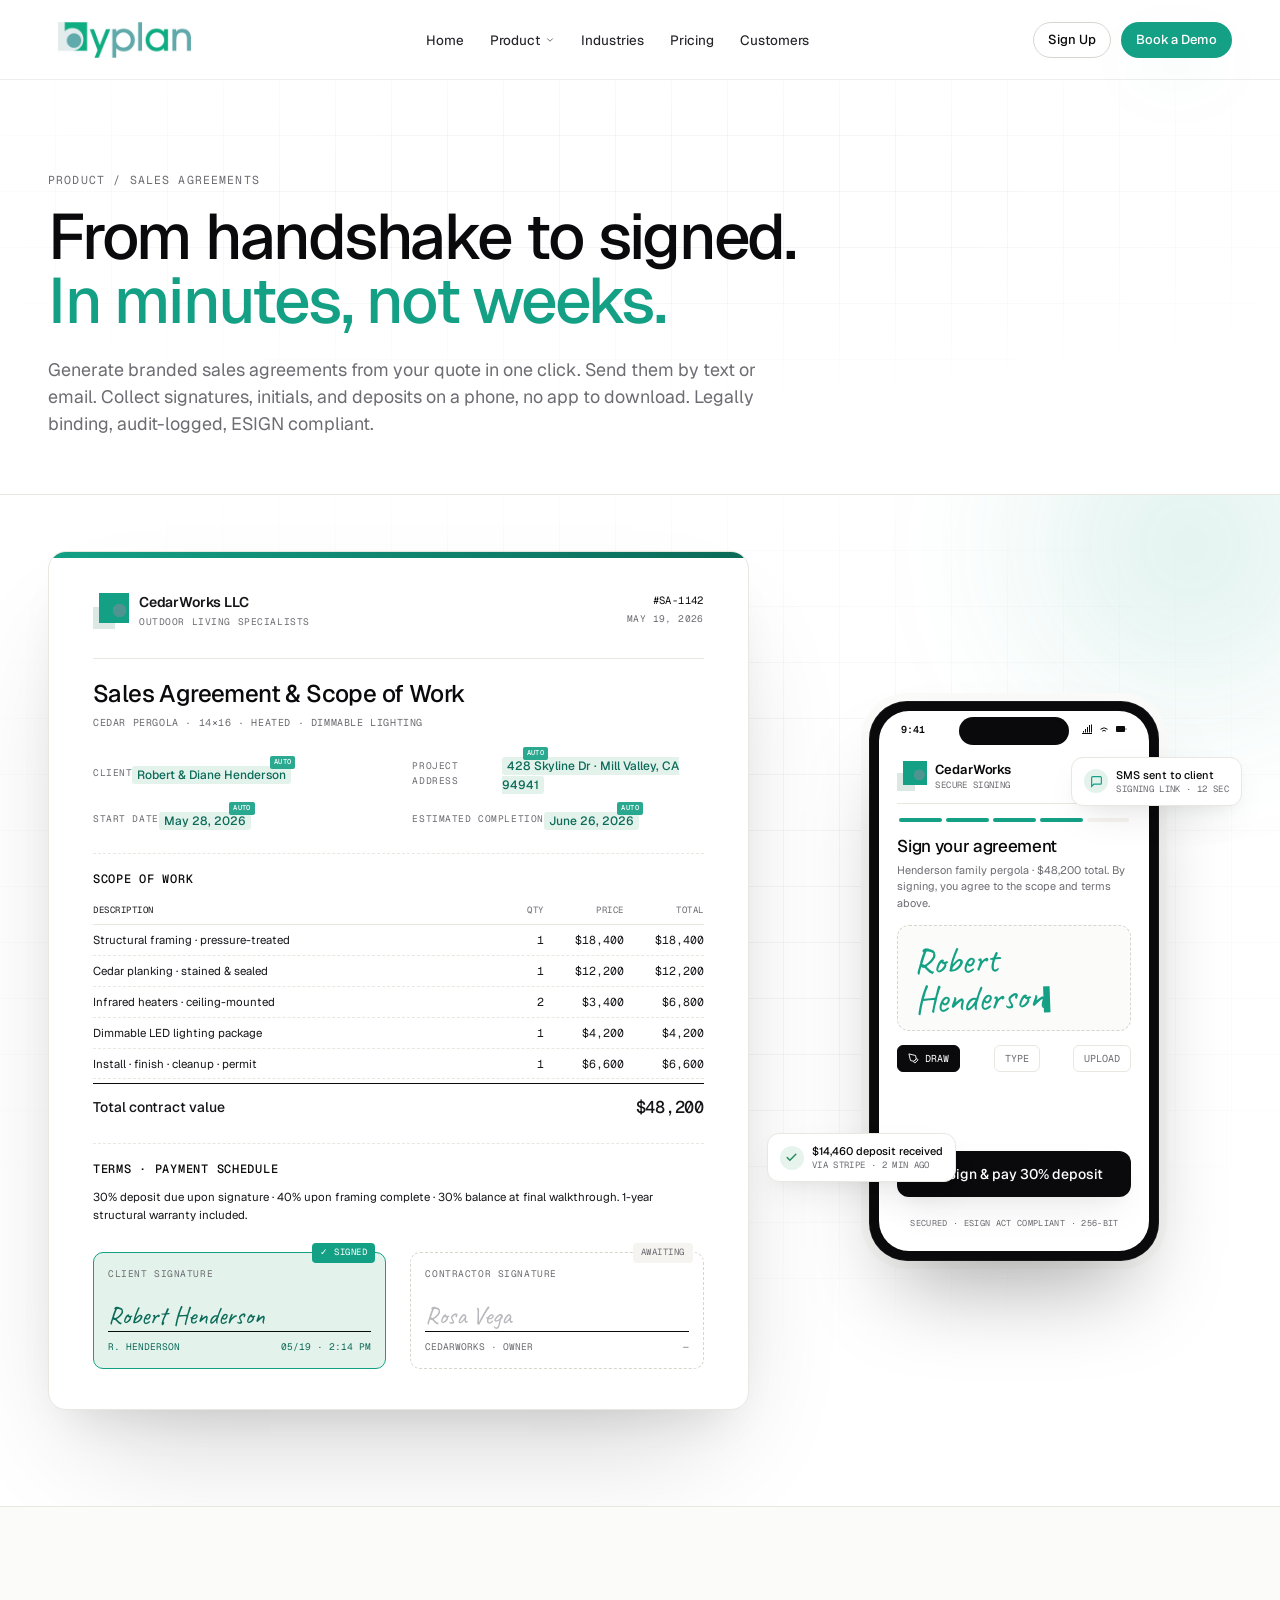
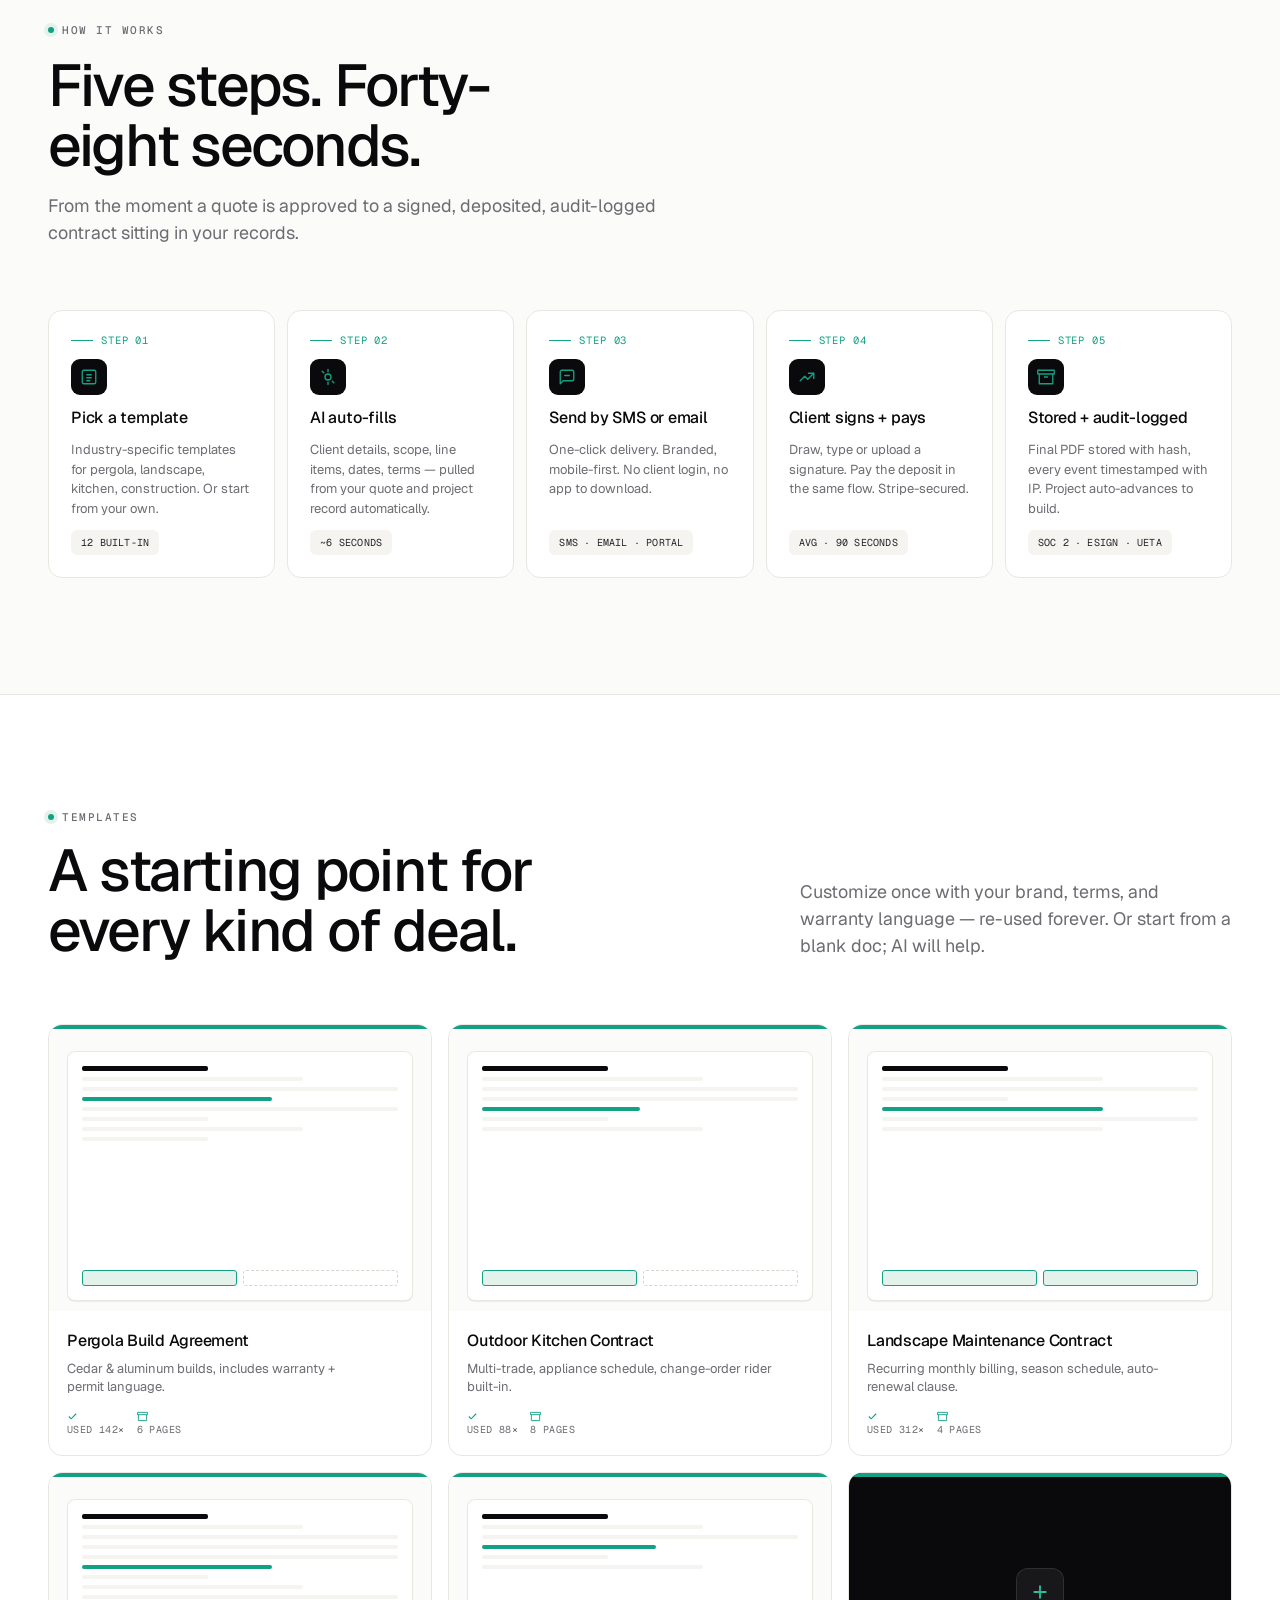
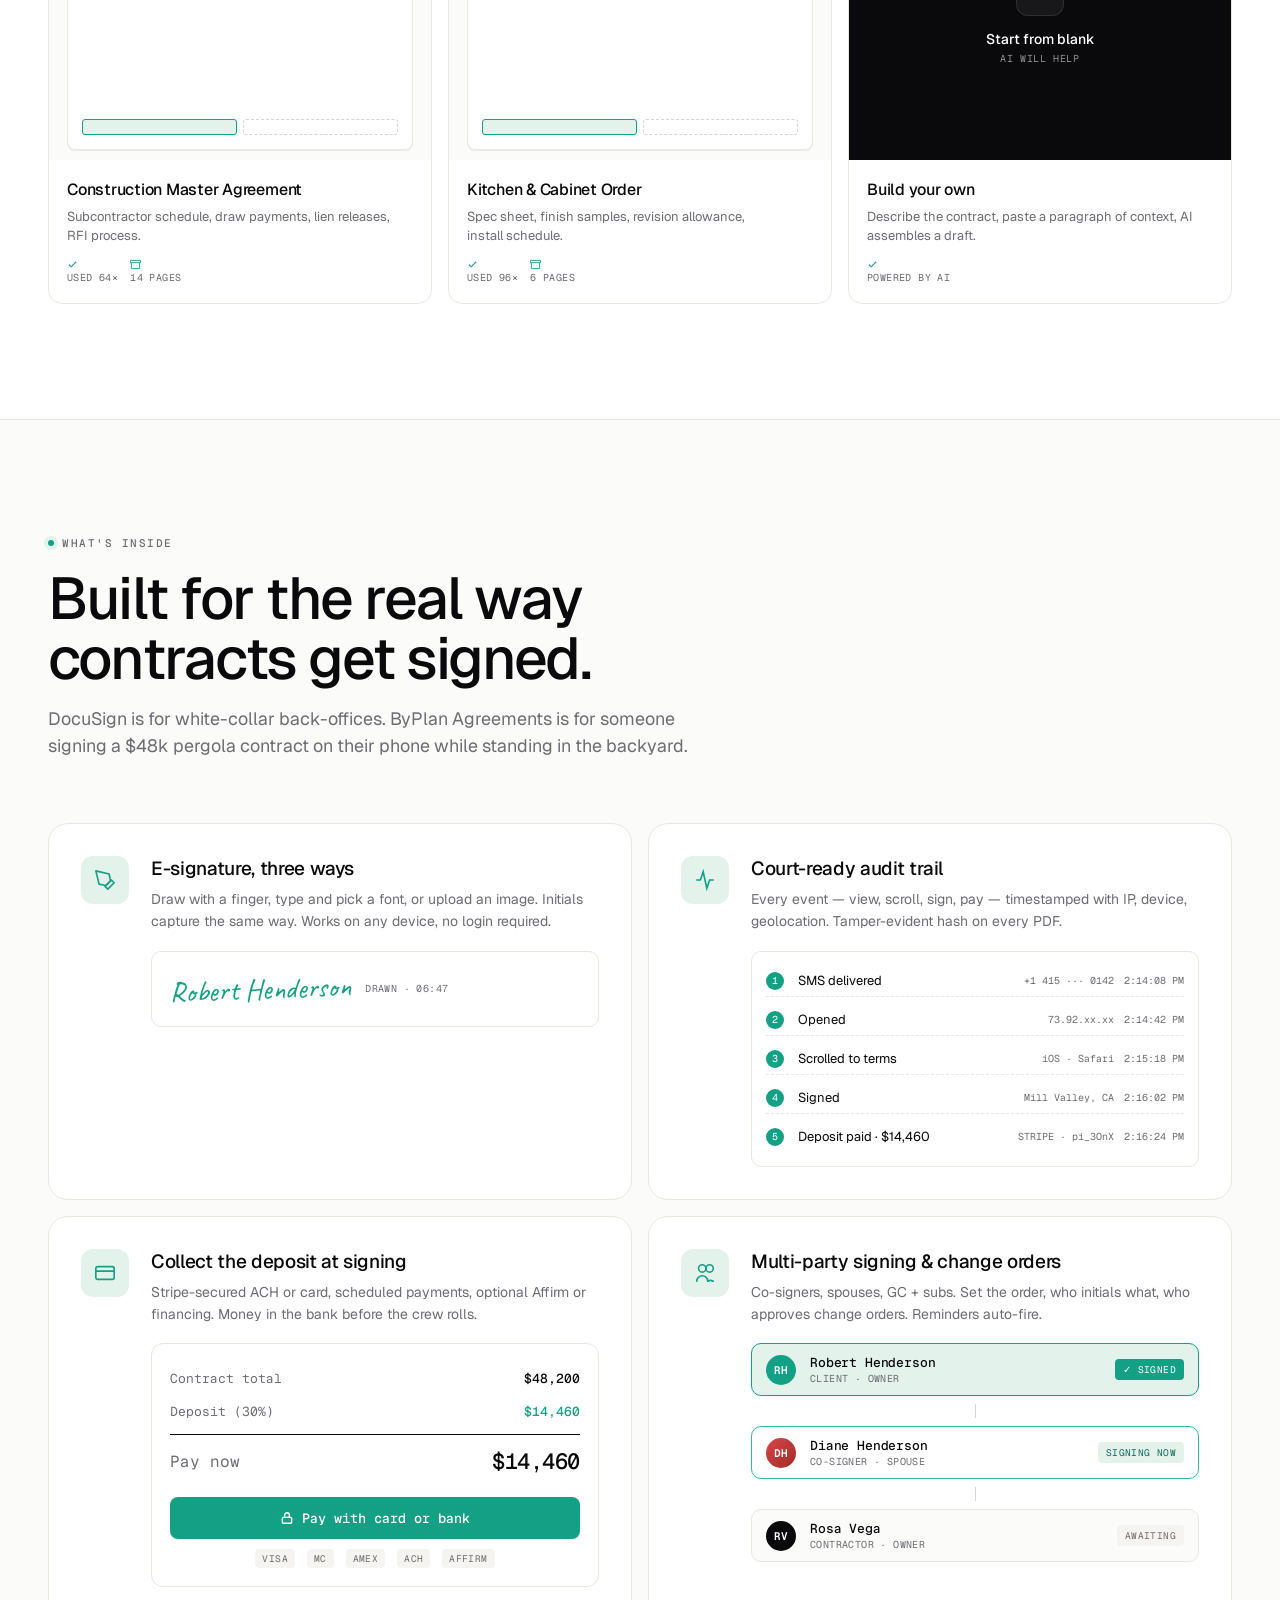
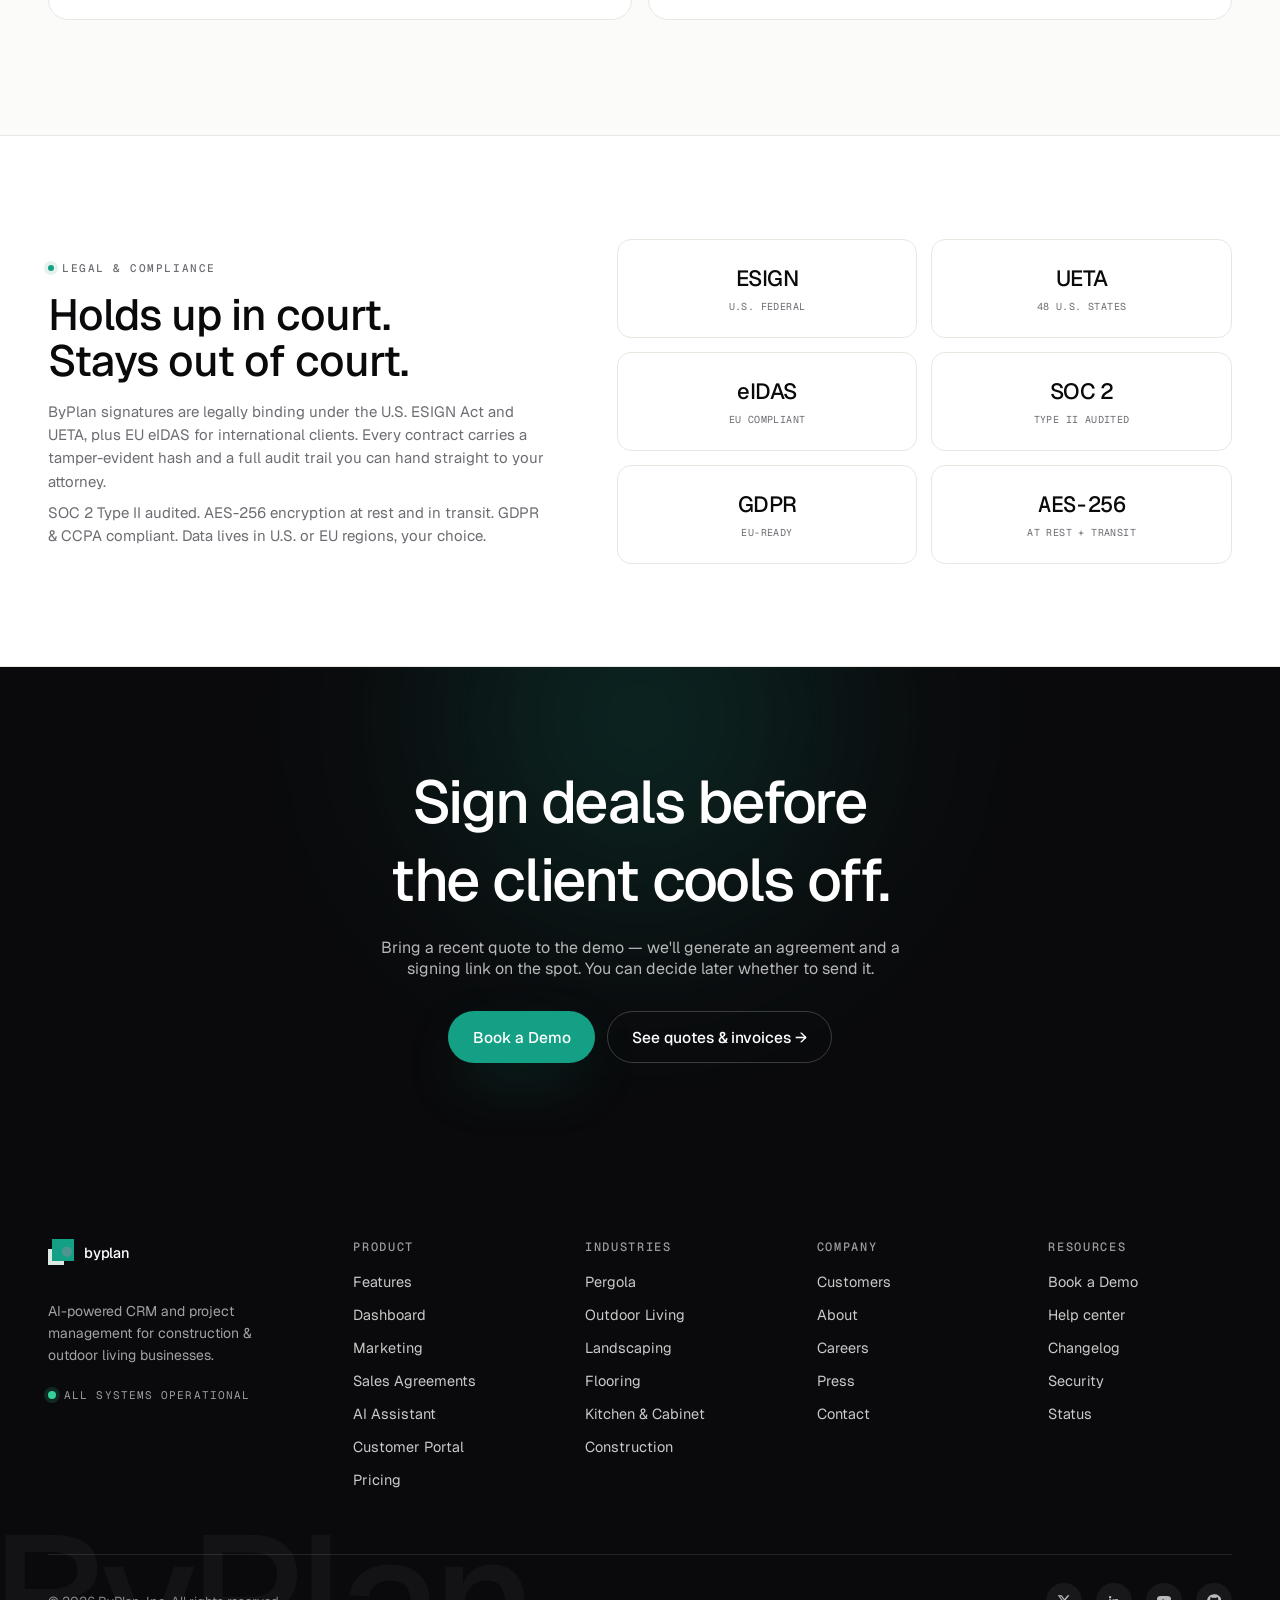
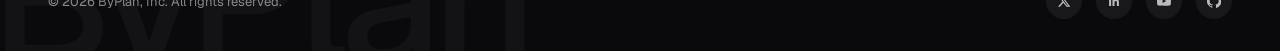
<file: agreements.html>
<!doctype html>
<html lang="en">
<head> <link rel="icon" type="image/jpeg" href="/assets/byplan-fav-icon.jpeg">
<link rel="shortcut icon" type="image/jpeg" href="/assets/byplan-fav-icon.jpeg">
<meta charset="utf-8" />
<meta name="viewport" content="width=device-width, initial-scale=1" />
<title>Sales Agreements — ByPlan</title>
<link rel="preconnect" href="https://fonts.googleapis.com">
<link rel="preconnect" href="https://fonts.gstatic.com" crossorigin>
<link href="https://fonts.googleapis.com/css2?family=Geist:wght@300;400;500;600;700&family=Geist+Mono:wght@400;500&family=Caveat:wght@500;700&display=swap" rel="stylesheet">
<link rel="stylesheet" href="styles.css">
<style>
  .page-band h1 { font-size: clamp(40px, 5vw, 72px); letter-spacing: -0.035em; line-height: 1; margin-top: 6px; }
  .page-band .lead { margin-top: 24px; max-width: 60ch; }

  /* HERO COMPOSITION — document + phone */
  .hero-show {
    padding: 56px 0 96px;
    position: relative; overflow: hidden;
  }
  .hero-show .grid-bg {
    background-size: 56px 56px;
    mask-image: radial-gradient(ellipse 80% 60% at 50% 40%, black 30%, transparent 80%);
  }
  .hero-show .glow-orange { width: 500px; height: 500px; right: -160px; top: -200px; opacity: 0.5; }

  .compose {
    position: relative;
    display: grid;
    grid-template-columns: 1.45fr 0.9fr;
    gap: 48px;
    align-items: center;
    z-index: 2;
  }
  @media (max-width: 1000px) {
    .compose { grid-template-columns: 1fr; gap: 56px; }
    .compose .phone-side { max-width: 360px; margin: 0 auto; }
  }

  /* Document */
  .agreement-doc {
    background: white;
    border: 1px solid var(--line);
    border-radius: 18px;
    padding: 40px 44px;
    box-shadow:
      0 60px 120px -40px rgba(15,15,20,0.20),
      0 24px 48px -24px rgba(15,15,20,0.12);
    position: relative;
    overflow: hidden;
    font-size: 13px;
    line-height: 1.55;
    color: var(--ink-2);
  }
  .agreement-doc::before {
    content: "";
    position: absolute; top: 0; left: 0; right: 0; height: 6px;
    background: linear-gradient(90deg, var(--orange), #0c6a58);
  }
  .doc-head {
    display: flex; justify-content: space-between; align-items: flex-start;
    margin-bottom: 28px;
  }
  .doc-head .brand-row {
    display: flex; align-items: center; gap: 10px;
  }
  .doc-head .brand-mark {
    width: 36px; height: 36px;
    display: inline-block;
    position: relative;
    box-shadow: none;
  }
  .doc-head .brand-mark::before {
    content: "";
    position: absolute;
    left: 0; bottom: 0;
    width: 22px; height: 22px;
    background: var(--shadow-square);
    border-radius: 0;
    inset: auto auto 0 0;
  }
  .doc-head .brand-mark::after {
    content: "";
    position: absolute;
    top: 0; right: 0;
    width: 30px; height: 30px;
    background:
      radial-gradient(circle at 68% 58%, var(--sage-deep) 0 6.5px, transparent 7px),
      var(--orange);
  }
  .doc-head .brand-name {
    font-weight: 600; font-size: 14px; letter-spacing: -0.012em;
  }
  .doc-head .brand-sub {
    font-family: var(--font-mono); font-size: 9.5px;
    color: var(--mute); letter-spacing: 0.06em;
    text-transform: uppercase; margin-top: 2px;
  }
  .doc-head .doc-id {
    text-align: right;
    font-family: var(--font-mono); font-size: 10.5px;
    color: var(--ink); letter-spacing: 0.04em;
  }
  .doc-head .doc-id .sub {
    color: var(--mute); font-size: 9.5px;
    text-transform: uppercase; margin-top: 4px;
  }

  .doc-title {
    border-top: 1px solid var(--line);
    padding-top: 22px;
    margin-bottom: 26px;
  }
  .doc-title h2 {
    font-size: 24px; font-weight: 500;
    letter-spacing: -0.025em; line-height: 1.1;
  }
  .doc-title .sub {
    font-family: var(--font-mono); font-size: 10px;
    color: var(--mute); letter-spacing: 0.06em;
    text-transform: uppercase; margin-top: 8px;
  }

  .doc-grid {
    display: grid; grid-template-columns: 1fr 1fr; gap: 18px 28px;
    margin-bottom: 22px;
    font-size: 12px;
  }
  .doc-grid .row .lbl {
    font-family: var(--font-mono); font-size: 9.5px;
    text-transform: uppercase; letter-spacing: 0.06em;
    color: var(--mute);
    margin-bottom: 4px;
  }
  .doc-grid .row .val { font-weight: 500; color: var(--ink); }

  /* Auto-filled value (highlight on hover from data merge) */
  .ai-fill {
    background: var(--orange-soft);
    color: var(--orange-ink);
    padding: 1px 5px; border-radius: 3px;
    font-weight: 500;
    position: relative;
  }
  .ai-fill::after {
    content: "AUTO";
    position: absolute; top: -10px; right: -4px;
    font-family: var(--font-mono); font-size: 7px;
    background: var(--orange); color: white;
    padding: 1px 4px; border-radius: 2px;
    letter-spacing: 0.05em;
    opacity: 0.9;
  }

  .doc-section {
    border-top: 1px dashed var(--line);
    padding-top: 16px; margin-top: 16px;
  }
  .doc-section h4 {
    font-size: 12px; font-weight: 500;
    letter-spacing: 0.06em; text-transform: uppercase;
    color: var(--ink); margin-bottom: 10px;
    font-family: var(--font-mono);
  }
  .doc-section p { font-size: 11.5px; color: var(--ink-2); line-height: 1.55; }

  /* Line items */
  .line-table {
    margin-top: 8px;
    font-size: 11.5px;
  }
  .line-table .row-li {
    display: grid; grid-template-columns: 1.6fr 60px 80px 80px;
    padding: 6px 0;
    border-bottom: 1px dashed var(--line);
    align-items: center;
  }
  .line-table .row-li:last-child { border-bottom: none; }
  .line-table .row-li .it { color: var(--ink-2); }
  .line-table .row-li .qt, .line-table .row-li .pr, .line-table .row-li .tt { font-family: var(--font-mono); text-align: right; }
  .line-table .row-li.head {
    font-family: var(--font-mono); font-size: 9px;
    text-transform: uppercase; letter-spacing: 0.06em;
    color: var(--mute); border-bottom: 1px solid var(--line);
    padding-bottom: 6px;
  }
  .line-table .row-li.total {
    border-top: 1.5px solid var(--ink);
    border-bottom: none;
    padding-top: 10px; margin-top: 4px;
    font-size: 14px; font-weight: 500;
  }
  .line-table .row-li.total .tt { font-size: 17px; letter-spacing: -0.015em; }

  /* Signature blocks */
  .sig-row {
    display: grid; grid-template-columns: 1fr 1fr; gap: 24px;
    margin-top: 28px;
  }
  .sig-block {
    border: 1.5px dashed var(--line-2);
    border-radius: 10px;
    padding: 14px;
    position: relative;
    transition: border-color 0.25s;
  }
  .sig-block.signed {
    border-style: solid;
    border-color: var(--orange);
    background: var(--orange-soft);
  }
  .sig-block .sig-lbl {
    font-family: var(--font-mono); font-size: 9.5px;
    text-transform: uppercase; letter-spacing: 0.06em;
    color: var(--mute); margin-bottom: 10px;
  }
  .sig-block .sig-line {
    height: 40px;
    border-bottom: 1px solid var(--ink);
    display: flex; align-items: flex-end;
    font-family: 'Caveat', cursive;
    font-size: 26px;
    color: var(--ink);
    padding-bottom: 2px;
    line-height: 1;
  }
  .sig-block.signed .sig-line {
    color: var(--orange-ink);
  }
  .sig-block .sig-meta {
    margin-top: 8px;
    display: flex; justify-content: space-between;
    font-family: var(--font-mono); font-size: 9.5px;
    color: var(--mute);
  }
  .sig-block.signed .sig-meta {
    color: var(--orange-ink);
  }
  .sig-block .sig-stamp {
    position: absolute; top: -10px; right: 10px;
    background: var(--orange); color: white;
    font-family: var(--font-mono); font-size: 9px;
    padding: 3px 8px; border-radius: 4px;
    letter-spacing: 0.06em; text-transform: uppercase;
  }
  .sig-block .sig-await {
    position: absolute; top: -10px; right: 10px;
    background: var(--paper-3); color: var(--mute);
    font-family: var(--font-mono); font-size: 9px;
    padding: 3px 8px; border-radius: 4px;
    letter-spacing: 0.06em; text-transform: uppercase;
  }

  /* Phone — client signing */
  .phone-side {
    position: relative;
  }
  .phone {
    background: var(--ink);
    border-radius: 38px;
    padding: 10px;
    box-shadow:
      0 50px 90px -30px rgba(0,0,0,0.35),
      0 0 0 1px rgba(255,255,255,0.06) inset,
      0 0 0 8px var(--paper-2);
    width: 290px;
    margin: 0 auto;
    position: relative;
  }
  .phone::before {
    content: "";
    position: absolute; top: 16px; left: 50%; transform: translateX(-50%);
    width: 110px; height: 28px;
    background: var(--ink); border-radius: 16px;
    z-index: 2;
  }
  .phone-screen {
    background: var(--paper);
    border-radius: 30px;
    padding: 50px 18px 22px;
    display: flex; flex-direction: column; gap: 14px;
    height: 540px;
    overflow: hidden;
  }
  .phone-status {
    display: flex; justify-content: space-between;
    font-family: var(--font-mono); font-size: 10px; font-weight: 600;
    color: var(--ink);
    padding: 0 14px;
    position: absolute; top: 22px; left: 18px; right: 18px;
    z-index: 3;
  }
  .phone-status .icons { display: flex; gap: 5px; align-items: center; }
  .phone-status .icons svg { width: 12px; height: 12px; }

  .phone-head {
    display: flex; align-items: center; gap: 10px;
    padding-bottom: 12px; border-bottom: 1px solid var(--line);
  }
  .phone-head .brand-row { display: flex; align-items: center; gap: 8px; }
  .phone-head .brand-mini {
    width: 30px; height: 30px;
    display: inline-block;
    position: relative;
  }
  .phone-head .brand-mini::before {
    content: ""; position: absolute;
    left: 0; bottom: 0;
    width: 18px; height: 18px;
    background: var(--shadow-square);
  }
  .phone-head .brand-mini::after {
    content: ""; position: absolute;
    top: 0; right: 0;
    width: 24px; height: 24px;
    background:
      radial-gradient(circle at 68% 58%, var(--sage-deep) 0 5.2px, transparent 5.6px),
      var(--orange);
  }
  .phone-head .brand-tx {
    font-weight: 600; font-size: 13px; letter-spacing: -0.012em;
  }
  .phone-head .brand-sub {
    font-family: var(--font-mono); font-size: 9px;
    color: var(--mute); letter-spacing: 0.04em;
    text-transform: uppercase; margin-top: 1px;
  }

  .phone-progress {
    display: flex; gap: 4px; height: 4px;
    padding: 0 2px;
  }
  .phone-progress .seg {
    flex: 1; background: var(--paper-3); border-radius: 2px;
  }
  .phone-progress .seg.done { background: var(--orange); }
  .phone-progress .seg.now { background: var(--orange); }
  .phone-progress .seg.now::after { display: none; }

  .phone-title {
    font-size: 17px; font-weight: 500;
    letter-spacing: -0.02em; line-height: 1.2;
  }
  .phone-sub {
    font-size: 11px; color: var(--mute);
    line-height: 1.5; margin-top: 6px;
  }

  .phone-sig-area {
    background: var(--paper-2);
    border: 1.5px dashed var(--line-2);
    border-radius: 12px;
    padding: 14px 16px;
    min-height: 100px;
    position: relative;
    display: flex; align-items: center; justify-content: center;
  }
  .phone-sig-area .signature-stroke {
    font-family: 'Caveat', cursive;
    font-size: 38px;
    color: var(--orange);
    letter-spacing: -0.015em;
    line-height: 1;
    transform: rotate(-2deg);
  }
  .phone-sig-area .signature-stroke::after {
    content: "▍";
    color: var(--orange);
    animation: blink 1s steps(2) infinite;
    font-size: 22px;
    vertical-align: middle;
  }
  @keyframes blink { 50% { opacity: 0; } }

  .phone-options {
    display: flex; gap: 6px; justify-content: space-between;
    font-family: var(--font-mono); font-size: 10px;
    color: var(--mute);
  }
  .phone-options .opt {
    padding: 6px 10px;
    background: var(--paper); border: 1px solid var(--line);
    border-radius: 6px; cursor: pointer;
    display: inline-flex; align-items: center; gap: 6px;
  }
  .phone-options .opt.active { background: var(--ink); color: white; border-color: var(--ink); }

  .phone-cta {
    margin-top: auto;
    background: var(--ink); color: white;
    padding: 14px;
    border-radius: 12px;
    text-align: center;
    font-size: 14px;
    font-weight: 500;
    display: flex; align-items: center; justify-content: center;
    gap: 8px;
    box-shadow: var(--shadow-3);
  }
  .phone-cta svg { color: var(--orange-2); }

  .phone-foot {
    text-align: center;
    font-family: var(--font-mono); font-size: 8.5px;
    color: var(--mute);
    letter-spacing: 0.04em;
    margin-top: 6px;
  }

  /* Floating notification cards around phone */
  .floating-note {
    position: absolute;
    background: var(--paper);
    border: 1px solid var(--line);
    border-radius: 12px;
    padding: 10px 12px;
    box-shadow: var(--shadow-3);
    font-size: 11px;
    display: flex; gap: 8px;
    align-items: center;
    animation: float-y 5s ease-in-out infinite;
  }
  @keyframes float-y { 0%,100% { transform: translateY(0); } 50% { transform: translateY(-7px); } }
  .floating-note .ic {
    width: 24px; height: 24px; border-radius: 50%;
    display: inline-flex; align-items: center; justify-content: center;
    flex-shrink: 0;
    background: var(--orange-soft); color: var(--orange);
  }
  .floating-note .ic.green { background: var(--green-soft); color: var(--green); }
  .floating-note .t { font-weight: 500; }
  .floating-note .s { font-family: var(--font-mono); font-size: 9px; color: var(--mute); margin-top: 1px; letter-spacing: 0.04em; }
  .floating-note.fn-top { top: 10%; right: -10px; animation-delay: -1s; }
  .floating-note.fn-bot { bottom: 14%; left: -30px; animation-delay: -3s; }
  @media (max-width: 1000px) { .floating-note.fn-bot { left: -10px; } }

  /* WORKFLOW STEPS */
  .workflow-band {
    padding: clamp(80px, 9vw, 128px) 0;
    background: var(--paper-2);
    border-top: 1px solid var(--line);
    border-bottom: 1px solid var(--line);
  }
  .step-row {
    display: grid; grid-template-columns: repeat(5, 1fr); gap: 12px;
    margin-top: 56px;
    position: relative;
  }
  @media (max-width: 1080px) { .step-row { grid-template-columns: 1fr 1fr; gap: 16px; } }
  @media (max-width: 580px)  { .step-row { grid-template-columns: 1fr; } }
  .step-card {
    background: var(--paper);
    border: 1px solid var(--line);
    border-radius: var(--r-3);
    padding: 22px;
    position: relative;
    display: flex; flex-direction: column; gap: 12px;
    transition: transform 0.2s, border-color 0.2s, box-shadow 0.2s;
  }
  .step-card:hover { transform: translateY(-3px); box-shadow: var(--shadow-2); border-color: var(--ink-4); }
  .step-card .num {
    font-family: var(--font-mono); font-size: 10.5px;
    color: var(--orange); letter-spacing: 0.08em;
    display: flex; align-items: center; gap: 8px;
  }
  .step-card .num::before {
    content: ""; width: 22px; height: 1px; background: var(--orange);
  }
  .step-card .ic {
    width: 36px; height: 36px; border-radius: 9px;
    background: var(--ink); color: var(--orange);
    display: inline-flex; align-items: center; justify-content: center;
  }
  .step-card h4 { font-size: 16px; font-weight: 500; letter-spacing: -0.015em; }
  .step-card p { font-size: 13px; color: var(--mute); line-height: 1.5; }
  .step-card .meta {
    margin-top: auto;
    font-family: var(--font-mono); font-size: 10px;
    color: var(--ink-3); padding: 6px 10px;
    background: var(--paper-3);
    border-radius: 6px;
    display: inline-flex; align-self: flex-start;
    letter-spacing: 0.02em;
  }

  /* TEMPLATES GALLERY */
  .templates-band {
    padding: clamp(80px, 9vw, 128px) 0;
    border-bottom: 1px solid var(--line);
  }
  .tpl-grid {
    display: grid; grid-template-columns: repeat(3, 1fr); gap: 16px;
    margin-top: 56px;
  }
  @media (max-width: 880px) { .tpl-grid { grid-template-columns: 1fr 1fr; } }
  @media (max-width: 560px) { .tpl-grid { grid-template-columns: 1fr; } }

  .tpl {
    background: var(--paper);
    border: 1px solid var(--line);
    border-radius: var(--r-3);
    overflow: hidden;
    cursor: pointer;
    transition: transform 0.2s, box-shadow 0.2s, border-color 0.2s;
  }
  .tpl:hover { transform: translateY(-3px); box-shadow: var(--shadow-3); border-color: var(--ink-4); }
  .tpl .preview {
    aspect-ratio: 4 / 3;
    background: var(--paper-2);
    padding: 18px;
    position: relative;
    overflow: hidden;
  }
  .tpl .preview::before {
    content: "";
    position: absolute; top: 0; left: 0; right: 0; height: 4px;
    background: var(--orange);
  }
  .tpl .preview .mini-doc {
    background: white;
    border: 1px solid var(--line);
    border-radius: 8px;
    padding: 14px;
    height: 100%;
    box-shadow: var(--shadow-1);
    display: flex; flex-direction: column; gap: 6px;
    transform: translateY(8px);
  }
  .tpl .preview .mini-doc .line {
    background: var(--paper-3);
    border-radius: 2px;
    height: 4px;
  }
  .tpl .preview .mini-doc .line.dark { background: var(--ink); height: 5px; }
  .tpl .preview .mini-doc .line.short { width: 40%; }
  .tpl .preview .mini-doc .line.mid { width: 70%; }
  .tpl .preview .mini-doc .line.accent { background: var(--orange); }
  .tpl .preview .mini-doc .sig-mini {
    margin-top: auto;
    display: flex; gap: 6px;
  }
  .tpl .preview .mini-doc .sig-mini .sl {
    flex: 1; height: 16px; border: 1px dashed var(--line-2); border-radius: 3px;
  }
  .tpl .preview .mini-doc .sig-mini .sl.signed {
    border-color: var(--orange); border-style: solid; background: var(--orange-soft);
  }
  .tpl .body {
    padding: 18px;
  }
  .tpl .body h5 { font-size: 16px; font-weight: 500; letter-spacing: -0.015em; }
  .tpl .body .desc { font-size: 13px; color: var(--mute); margin-top: 6px; line-height: 1.4; }
  .tpl .body .meta {
    margin-top: 14px;
    display: flex; gap: 12px;
    font-family: var(--font-mono); font-size: 10px;
    color: var(--mute);
    letter-spacing: 0.04em;
  }
  .tpl .body .meta span svg { vertical-align: middle; margin-right: 3px; color: var(--orange); }

  /* FEATURES GRID */
  .features-band { padding: clamp(80px, 9vw, 128px) 0; background: var(--paper-2); border-bottom: 1px solid var(--line); }
  .feat-grid {
    display: grid; grid-template-columns: repeat(2, 1fr); gap: 16px;
    margin-top: 56px;
  }
  @media (max-width: 880px) { .feat-grid { grid-template-columns: 1fr; } }
  .feat-row {
    background: var(--paper);
    border: 1px solid var(--line);
    border-radius: var(--r-4);
    padding: 32px;
    display: grid; grid-template-columns: auto 1fr; gap: 22px;
    align-items: flex-start;
  }
  .feat-row .ic {
    width: 48px; height: 48px; border-radius: 12px;
    background: var(--orange-soft); color: var(--orange);
    display: inline-flex; align-items: center; justify-content: center;
    flex-shrink: 0;
  }
  .feat-row h3 { font-size: 19px; font-weight: 500; letter-spacing: -0.018em; }
  .feat-row p { font-size: 14px; color: var(--mute); margin-top: 8px; line-height: 1.55; }
  .feat-row .demo {
    margin-top: 18px;
    padding: 14px;
    background: var(--paper-2);
    border: 1px solid var(--line);
    border-radius: 10px;
    font-family: var(--font-mono); font-size: 11px;
  }

  /* Audit log demo */
  .audit-list {
    display: flex; flex-direction: column;
    gap: 8px;
  }
  .audit-list .row {
    display: grid; grid-template-columns: 22px 1fr auto auto;
    gap: 10px; align-items: center;
    padding: 6px 0;
    font-size: 12px; font-family: var(--font-mono);
    border-bottom: 1px dashed var(--line);
  }
  .audit-list .row:last-child { border-bottom: none; }
  .audit-list .row .num {
    width: 18px; height: 18px; border-radius: 50%;
    background: var(--paper-3); color: var(--mute);
    display: inline-flex; align-items: center; justify-content: center;
    font-size: 10px;
  }
  .audit-list .row .num.done { background: var(--orange); color: white; }
  .audit-list .row .ev { color: var(--ink); font-family: var(--font-sans); font-size: 13px; }
  .audit-list .row .ip { color: var(--mute); font-size: 10px; }
  .audit-list .row .tm { color: var(--mute); font-size: 10px; }

  /* Deposit collection visual */
  .deposit-mini {
    background: white;
    border: 1px solid var(--line);
    border-radius: 12px;
    padding: 18px;
  }
  .deposit-mini .row-d {
    display: flex; justify-content: space-between; align-items: center;
    padding: 8px 0;
    font-size: 13px;
  }
  .deposit-mini .row-d .l { color: var(--mute); }
  .deposit-mini .row-d .v { font-weight: 500; font-family: var(--font-mono); }
  .deposit-mini .row-d.total {
    border-top: 1.5px solid var(--ink);
    padding-top: 12px; margin-top: 6px;
    font-size: 16px;
  }
  .deposit-mini .row-d.total .v { font-size: 22px; letter-spacing: -0.02em; }
  .deposit-mini .pay-button {
    margin-top: 14px;
    background: var(--orange); color: white;
    padding: 12px; border-radius: 8px;
    text-align: center;
    font-weight: 500;
    font-size: 13.5px;
    display: flex; align-items: center; justify-content: center;
    gap: 8px;
  }
  .deposit-mini .pay-button svg { color: white; }
  .deposit-mini .stripe-row {
    display: flex; justify-content: center; gap: 12px;
    margin-top: 10px;
    font-family: var(--font-mono); font-size: 9.5px;
    color: var(--mute); letter-spacing: 0.04em;
    text-transform: uppercase;
  }
  .deposit-mini .stripe-row .pill-card {
    padding: 3px 7px; background: var(--paper-3); border-radius: 4px;
  }

  /* Multi-party */
  .multiparty {
    display: flex; flex-direction: column; gap: 8px;
  }
  .multiparty .party {
    display: grid; grid-template-columns: 32px 1fr auto; gap: 12px;
    padding: 10px 14px;
    background: var(--paper-2); border: 1px solid var(--line);
    border-radius: 10px;
    align-items: center;
  }
  .multiparty .party.signed { background: var(--orange-soft); border-color: var(--orange); }
  .multiparty .party.in-progress { background: var(--paper); border-color: var(--orange-2); }
  .multiparty .party .av {
    width: 30px; height: 30px; border-radius: 50%;
    background: var(--ink); color: white; font-weight: 600; font-size: 11px;
    display: inline-flex; align-items: center; justify-content: center;
  }
  .multiparty .party .nm { font-size: 13px; font-weight: 500; letter-spacing: -0.012em; }
  .multiparty .party .rl { font-family: var(--font-mono); font-size: 10px; color: var(--mute); margin-top: 1px; letter-spacing: 0.04em; text-transform: uppercase; }
  .multiparty .party .stamp {
    font-family: var(--font-mono); font-size: 9.5px;
    padding: 4px 8px; border-radius: 4px;
    letter-spacing: 0.04em; text-transform: uppercase;
  }
  .multiparty .party.signed .stamp { background: var(--orange); color: white; }
  .multiparty .party.in-progress .stamp { background: var(--orange-soft); color: var(--orange-ink); }
  .multiparty .party.pending .stamp { background: var(--paper-3); color: var(--mute); }
  .multiparty .arrow-down {
    width: 1px; height: 14px;
    background: var(--line-2);
    margin: 0 auto;
  }

  /* COMPLIANCE BAND */
  .compliance-band {
    padding: clamp(72px, 8vw, 112px) 0;
    border-bottom: 1px solid var(--line);
  }
  .compliance-grid {
    display: grid; grid-template-columns: 1fr 1.2fr; gap: 56px;
    align-items: center;
  }
  @media (max-width: 880px) { .compliance-grid { grid-template-columns: 1fr; gap: 32px; } }
  .compliance-grid h2 { font-size: clamp(28px, 3.4vw, 44px); letter-spacing: -0.025em; line-height: 1.05; }
  .compliance-grid p { font-size: 15px; line-height: 1.55; color: var(--mute); margin-top: 16px; max-width: 50ch; }
  .badge-grid {
    display: grid; grid-template-columns: 1fr 1fr; gap: 14px;
  }
  .badge-card {
    background: var(--paper);
    border: 1px solid var(--line);
    border-radius: var(--r-3);
    padding: 24px;
    text-align: center;
  }
  .badge-card .lo {
    font-size: 22px; font-weight: 500; letter-spacing: -0.025em;
    color: var(--ink);
    margin-bottom: 8px;
  }
  .badge-card .lo.mono { font-family: var(--font-mono); }
  .badge-card .desc {
    font-family: var(--font-mono); font-size: 10px;
    color: var(--mute); letter-spacing: 0.04em;
    text-transform: uppercase;
  }

  /* CTA */
  .agree-cta {
    background: var(--ink); color: white;
    padding: 96px 0; position: relative; overflow: hidden;
    text-align: center;
  }
  .agree-cta .glow-orange { width: 700px; height: 700px; left: 50%; top: -300px; transform: translateX(-50%); opacity: 0.6; }
  .agree-cta h2 { color: white; font-size: clamp(36px, 4.8vw, 60px); letter-spacing: -0.03em; }
  .agree-cta p { color: rgba(255,255,255,.7); margin: 18px auto 0; max-width: 52ch; }
  .agree-cta .actions { margin-top: 32px; display: flex; gap: 12px; justify-content: center; flex-wrap: wrap; }
  .agree-cta .actions .btn-ghost { color: white; border-color: rgba(255,255,255,.2); }
</style>
</head>
<body>

<!-- PAGE BAND -->
<div class="page-band" data-screen-label="00 Intro">
  <div class="grid-bg"></div>
  <div class="container" style="position: relative; z-index: 2;">
    <div class="crumbs">Product / Sales Agreements</div>
    <h1 class="reveal">From handshake to signed.<br><span class="accent">In minutes, not weeks.</span></h1>
    <p class="lead reveal" style="--reveal-delay: 80ms;">Generate branded sales agreements from your quote in one click. Send them by text or email. Collect signatures, initials, and deposits on a phone, no app to download. Legally binding, audit-logged, ESIGN compliant.</p>
  </div>
</div>

<!-- HERO COMPOSITION -->
<section class="hero-show" data-screen-label="01 Hero">
  <div class="grid-bg"></div>
  <div class="glow glow-orange"></div>
  <div class="container" style="position: relative; z-index: 2;">
    <div class="compose">

      <!-- AGREEMENT DOCUMENT -->
      <div class="agreement-doc reveal">
        <div class="doc-head">
          <div class="brand-row">
            <span class="brand-mark"></span>
            <div>
              <div class="brand-name">CedarWorks LLC</div>
              <div class="brand-sub">Outdoor Living Specialists</div>
            </div>
          </div>
          <div class="doc-id">
            #SA-1142
            <div class="sub">May 19, 2026</div>
          </div>
        </div>

        <div class="doc-title">
          <h2>Sales Agreement &amp; Scope of Work</h2>
          <div class="sub">CEDAR PERGOLA · 14×16 · HEATED · DIMMABLE LIGHTING</div>
        </div>

        <div class="doc-grid">
          <div class="row">
            <div class="lbl">Client</div>
            <div class="val"><span class="ai-fill">Robert &amp; Diane Henderson</span></div>
          </div>
          <div class="row">
            <div class="lbl">Project address</div>
            <div class="val"><span class="ai-fill">428 Skyline Dr · Mill Valley, CA 94941</span></div>
          </div>
          <div class="row">
            <div class="lbl">Start date</div>
            <div class="val"><span class="ai-fill">May 28, 2026</span></div>
          </div>
          <div class="row">
            <div class="lbl">Estimated completion</div>
            <div class="val"><span class="ai-fill">June 26, 2026</span></div>
          </div>
        </div>

        <div class="doc-section">
          <h4>Scope of Work</h4>
          <div class="line-table">
            <div class="row-li head">
              <span class="it">DESCRIPTION</span>
              <span class="qt">QTY</span>
              <span class="pr">PRICE</span>
              <span class="tt">TOTAL</span>
            </div>
            <div class="row-li">
              <span class="it">Structural framing · pressure-treated</span>
              <span class="qt">1</span>
              <span class="pr">$18,400</span>
              <span class="tt">$18,400</span>
            </div>
            <div class="row-li">
              <span class="it">Cedar planking · stained &amp; sealed</span>
              <span class="qt">1</span>
              <span class="pr">$12,200</span>
              <span class="tt">$12,200</span>
            </div>
            <div class="row-li">
              <span class="it">Infrared heaters · ceiling-mounted</span>
              <span class="qt">2</span>
              <span class="pr">$3,400</span>
              <span class="tt">$6,800</span>
            </div>
            <div class="row-li">
              <span class="it">Dimmable LED lighting package</span>
              <span class="qt">1</span>
              <span class="pr">$4,200</span>
              <span class="tt">$4,200</span>
            </div>
            <div class="row-li">
              <span class="it">Install · finish · cleanup · permit</span>
              <span class="qt">1</span>
              <span class="pr">$6,600</span>
              <span class="tt">$6,600</span>
            </div>
            <div class="row-li total">
              <span class="it">Total contract value</span>
              <span class="qt"></span>
              <span class="pr"></span>
              <span class="tt">$48,200</span>
            </div>
          </div>
        </div>

        <div class="doc-section">
          <h4>Terms · payment schedule</h4>
          <p>30% deposit due upon signature · 40% upon framing complete · 30% balance at final walkthrough. 1-year structural warranty included.</p>
        </div>

        <!-- SIGNATURE BLOCKS -->
        <div class="sig-row">
          <div class="sig-block signed">
            <span class="sig-stamp">✓ Signed</span>
            <div class="sig-lbl">Client signature</div>
            <div class="sig-line">Robert Henderson</div>
            <div class="sig-meta">
              <span>R. HENDERSON</span>
              <span>05/19 · 2:14 PM</span>
            </div>
          </div>
          <div class="sig-block">
            <span class="sig-await">Awaiting</span>
            <div class="sig-lbl">Contractor signature</div>
            <div class="sig-line" style="color: var(--mute-3);">Rosa Vega</div>
            <div class="sig-meta">
              <span>CEDARWORKS · OWNER</span>
              <span>—</span>
            </div>
          </div>
        </div>
      </div>

      <!-- PHONE — client view -->
      <div class="phone-side reveal" style="--reveal-delay: 200ms;">
        <div class="phone">
          <div class="phone-status">
            <span>9:41</span>
            <span class="icons">
              <svg viewBox="0 0 24 24" fill="currentColor"><path d="M2 22h20v-2H2zm2-3h2v-3H4zm4 0h2v-7H8zm4 0h2v-11h-2zm4 0h2v-15h-2zm4 0h2V3h-2z"/></svg>
              <svg viewBox="0 0 24 24" fill="none" stroke="currentColor" stroke-width="2"><path d="M5 12.55a11 11 0 0 1 14.08 0"/><path d="M8.53 16.11a6 6 0 0 1 6.95 0"/><line x1="12" y1="20" x2="12" y2="20"/></svg>
              <svg viewBox="0 0 24 24" fill="currentColor"><rect x="2" y="6" width="18" height="12" rx="2"/><line x1="22" y1="11" x2="22" y2="13" stroke="currentColor" stroke-width="2"/></svg>
            </span>
          </div>
          <div class="phone-screen">
            <div class="phone-head">
              <div class="brand-row">
                <span class="brand-mini"></span>
                <div>
                  <div class="brand-tx">CedarWorks</div>
                  <div class="brand-sub">SECURE SIGNING</div>
                </div>
              </div>
            </div>

            <div class="phone-progress">
              <span class="seg done"></span>
              <span class="seg done"></span>
              <span class="seg done"></span>
              <span class="seg now"></span>
              <span class="seg"></span>
            </div>

            <div>
              <div class="phone-title">Sign your agreement</div>
              <div class="phone-sub">Henderson family pergola · $48,200 total. By signing, you agree to the scope and terms above.</div>
            </div>

            <div class="phone-sig-area">
              <span class="signature-stroke">Robert Henderson</span>
            </div>

            <div class="phone-options">
              <span class="opt active">
                <svg width="11" height="11" viewBox="0 0 24 24" fill="none" stroke="currentColor" stroke-width="2"><path d="M12 19l7-7 3 3-7 7-3-3z"/><path d="M18 13l-1.5-7.5L2 2l3.5 14.5L13 18l5-5z"/></svg>
                DRAW
              </span>
              <span class="opt">TYPE</span>
              <span class="opt">UPLOAD</span>
            </div>

            <div class="phone-cta">
              <svg width="14" height="14" viewBox="0 0 24 24" fill="none" stroke="currentColor" stroke-width="2.4"><polyline points="20 6 9 17 4 12"/></svg>
              Sign &amp; pay 30% deposit
            </div>

            <div class="phone-foot">SECURED · ESIGN ACT COMPLIANT · 256-BIT</div>
          </div>
        </div>

        <div class="floating-note fn-top">
          <span class="ic">
            <svg width="13" height="13" viewBox="0 0 24 24" fill="none" stroke="currentColor" stroke-width="2.2"><path d="M21 15a2 2 0 0 1-2 2H7l-4 4V5a2 2 0 0 1 2-2h14a2 2 0 0 1 2 2z"/></svg>
          </span>
          <div>
            <div class="t">SMS sent to client</div>
            <div class="s">SIGNING LINK · 12 SEC</div>
          </div>
        </div>

        <div class="floating-note fn-bot">
          <span class="ic green">
            <svg width="13" height="13" viewBox="0 0 24 24" fill="none" stroke="currentColor" stroke-width="2.6" stroke-linecap="round"><polyline points="20 6 9 17 4 12"/></svg>
          </span>
          <div>
            <div class="t">$14,460 deposit received</div>
            <div class="s">VIA STRIPE · 2 MIN AGO</div>
          </div>
        </div>
      </div>

    </div>
  </div>
</section>

<!-- WORKFLOW STEPS -->
<section class="workflow-band" data-screen-label="02 Workflow">
  <div class="container">
    <div class="section-head reveal">
      <span class="eyebrow"><span class="dot"></span>HOW IT WORKS</span>
      <h2 class="h-1">Five steps. Forty-eight seconds.</h2>
      <p class="lead">From the moment a quote is approved to a signed, deposited, audit-logged contract sitting in your records.</p>
    </div>

    <div class="step-row">
      <div class="step-card reveal">
        <div class="num">STEP 01</div>
        <span class="ic">
          <svg width="18" height="18" viewBox="0 0 24 24" fill="none" stroke="currentColor" stroke-width="1.8" stroke-linecap="round" stroke-linejoin="round"><rect x="3" y="3" width="18" height="18" rx="2"/><path d="M9 9h6M9 13h6M9 17h4"/></svg>
        </span>
        <h4>Pick a template</h4>
        <p>Industry-specific templates for pergola, landscape, kitchen, construction. Or start from your own.</p>
        <span class="meta">12 BUILT-IN</span>
      </div>
      <div class="step-card reveal">
        <div class="num">STEP 02</div>
        <span class="ic">
          <svg width="18" height="18" viewBox="0 0 24 24" fill="none" stroke="currentColor" stroke-width="1.8" stroke-linecap="round" stroke-linejoin="round"><path d="M12 2v3M12 19v3M4.2 4.2l2.1 2.1M17.7 17.7l2.1 2.1"/><circle cx="12" cy="12" r="4"/></svg>
        </span>
        <h4>AI auto-fills</h4>
        <p>Client details, scope, line items, dates, terms — pulled from your quote and project record automatically.</p>
        <span class="meta">~6 SECONDS</span>
      </div>
      <div class="step-card reveal">
        <div class="num">STEP 03</div>
        <span class="ic">
          <svg width="18" height="18" viewBox="0 0 24 24" fill="none" stroke="currentColor" stroke-width="1.8" stroke-linecap="round" stroke-linejoin="round"><path d="M21 15a2 2 0 0 1-2 2H7l-4 4V5a2 2 0 0 1 2-2h14a2 2 0 0 1 2 2z"/><line x1="9" y1="10" x2="15" y2="10"/></svg>
        </span>
        <h4>Send by SMS or email</h4>
        <p>One-click delivery. Branded, mobile-first. No client login, no app to download.</p>
        <span class="meta">SMS · EMAIL · PORTAL</span>
      </div>
      <div class="step-card reveal">
        <div class="num">STEP 04</div>
        <span class="ic">
          <svg width="18" height="18" viewBox="0 0 24 24" fill="none" stroke="currentColor" stroke-width="1.8" stroke-linecap="round" stroke-linejoin="round"><path d="M3 17l6-6 4 4 8-8"/><polyline points="14 7 21 7 21 14"/></svg>
        </span>
        <h4>Client signs + pays</h4>
        <p>Draw, type or upload a signature. Pay the deposit in the same flow. Stripe-secured.</p>
        <span class="meta">AVG · 90 SECONDS</span>
      </div>
      <div class="step-card reveal">
        <div class="num">STEP 05</div>
        <span class="ic">
          <svg width="18" height="18" viewBox="0 0 24 24" fill="none" stroke="currentColor" stroke-width="1.8" stroke-linecap="round" stroke-linejoin="round"><path d="M21 8v13H3V8M1 3h22v5H1zM10 12h4"/></svg>
        </span>
        <h4>Stored + audit-logged</h4>
        <p>Final PDF stored with hash, every event timestamped with IP. Project auto-advances to build.</p>
        <span class="meta">SOC 2 · ESIGN · UETA</span>
      </div>
    </div>
  </div>
</section>

<!-- TEMPLATES -->
<section class="templates-band" data-screen-label="03 Templates">
  <div class="container">
    <div class="section-head reveal" style="display:flex; flex-direction: row; justify-content: space-between; align-items: flex-end; max-width: none; gap: 32px; flex-wrap: wrap;">
      <div style="display:flex; flex-direction: column; gap: 16px;">
        <span class="eyebrow"><span class="dot"></span>TEMPLATES</span>
        <h2 class="h-1" style="max-width: 18ch;">A starting point for every kind of deal.</h2>
      </div>
      <p class="lead" style="max-width: 36ch;">Customize once with your brand, terms, and warranty language — re-used forever. Or start from a blank doc; AI will help.</p>
    </div>

    <div class="tpl-grid">
      <div class="tpl reveal">
        <div class="preview">
          <div class="mini-doc">
            <div class="line dark short"></div>
            <div class="line mid"></div>
            <div class="line"></div>
            <div class="line accent" style="width: 60%;"></div>
            <div class="line"></div>
            <div class="line short"></div>
            <div class="line mid"></div>
            <div class="line short"></div>
            <div class="sig-mini">
              <div class="sl signed"></div>
              <div class="sl"></div>
            </div>
          </div>
        </div>
        <div class="body">
          <h5>Pergola Build Agreement</h5>
          <div class="desc">Cedar &amp; aluminum builds, includes warranty + permit language.</div>
          <div class="meta">
            <span><svg width="11" height="11" viewBox="0 0 24 24" fill="none" stroke="currentColor" stroke-width="2.4"><polyline points="20 6 9 17 4 12"/></svg>USED 142×</span>
            <span><svg width="11" height="11" viewBox="0 0 24 24" fill="none" stroke="currentColor" stroke-width="2"><path d="M21 8v13H3V8M1 3h22v5H1z"/></svg>6 PAGES</span>
          </div>
        </div>
      </div>

      <div class="tpl reveal">
        <div class="preview">
          <div class="mini-doc">
            <div class="line dark short"></div>
            <div class="line mid"></div>
            <div class="line"></div>
            <div class="line"></div>
            <div class="line accent" style="width: 50%;"></div>
            <div class="line short"></div>
            <div class="line mid"></div>
            <div class="sig-mini">
              <div class="sl signed"></div>
              <div class="sl"></div>
            </div>
          </div>
        </div>
        <div class="body">
          <h5>Outdoor Kitchen Contract</h5>
          <div class="desc">Multi-trade, appliance schedule, change-order rider built-in.</div>
          <div class="meta">
            <span><svg width="11" height="11" viewBox="0 0 24 24" fill="none" stroke="currentColor" stroke-width="2.4"><polyline points="20 6 9 17 4 12"/></svg>USED 88×</span>
            <span><svg width="11" height="11" viewBox="0 0 24 24" fill="none" stroke="currentColor" stroke-width="2"><path d="M21 8v13H3V8M1 3h22v5H1z"/></svg>8 PAGES</span>
          </div>
        </div>
      </div>

      <div class="tpl reveal">
        <div class="preview">
          <div class="mini-doc">
            <div class="line dark short"></div>
            <div class="line mid"></div>
            <div class="line"></div>
            <div class="line short"></div>
            <div class="line accent" style="width: 70%;"></div>
            <div class="line"></div>
            <div class="line mid"></div>
            <div class="sig-mini">
              <div class="sl signed"></div>
              <div class="sl signed"></div>
            </div>
          </div>
        </div>
        <div class="body">
          <h5>Landscape Maintenance Contract</h5>
          <div class="desc">Recurring monthly billing, season schedule, auto-renewal clause.</div>
          <div class="meta">
            <span><svg width="11" height="11" viewBox="0 0 24 24" fill="none" stroke="currentColor" stroke-width="2.4"><polyline points="20 6 9 17 4 12"/></svg>USED 312×</span>
            <span><svg width="11" height="11" viewBox="0 0 24 24" fill="none" stroke="currentColor" stroke-width="2"><path d="M21 8v13H3V8M1 3h22v5H1z"/></svg>4 PAGES</span>
          </div>
        </div>
      </div>

      <div class="tpl reveal">
        <div class="preview">
          <div class="mini-doc">
            <div class="line dark short"></div>
            <div class="line mid"></div>
            <div class="line"></div>
            <div class="line"></div>
            <div class="line"></div>
            <div class="line accent" style="width: 60%;"></div>
            <div class="line short"></div>
            <div class="line mid"></div>
            <div class="line"></div>
            <div class="sig-mini">
              <div class="sl signed"></div>
              <div class="sl"></div>
            </div>
          </div>
        </div>
        <div class="body">
          <h5>Construction Master Agreement</h5>
          <div class="desc">Subcontractor schedule, draw payments, lien releases, RFI process.</div>
          <div class="meta">
            <span><svg width="11" height="11" viewBox="0 0 24 24" fill="none" stroke="currentColor" stroke-width="2.4"><polyline points="20 6 9 17 4 12"/></svg>USED 64×</span>
            <span><svg width="11" height="11" viewBox="0 0 24 24" fill="none" stroke="currentColor" stroke-width="2"><path d="M21 8v13H3V8M1 3h22v5H1z"/></svg>14 PAGES</span>
          </div>
        </div>
      </div>

      <div class="tpl reveal">
        <div class="preview">
          <div class="mini-doc">
            <div class="line dark short"></div>
            <div class="line mid"></div>
            <div class="line"></div>
            <div class="line accent" style="width: 55%;"></div>
            <div class="line short"></div>
            <div class="line mid"></div>
            <div class="sig-mini">
              <div class="sl signed"></div>
              <div class="sl"></div>
            </div>
          </div>
        </div>
        <div class="body">
          <h5>Kitchen &amp; Cabinet Order</h5>
          <div class="desc">Spec sheet, finish samples, revision allowance, install schedule.</div>
          <div class="meta">
            <span><svg width="11" height="11" viewBox="0 0 24 24" fill="none" stroke="currentColor" stroke-width="2.4"><polyline points="20 6 9 17 4 12"/></svg>USED 96×</span>
            <span><svg width="11" height="11" viewBox="0 0 24 24" fill="none" stroke="currentColor" stroke-width="2"><path d="M21 8v13H3V8M1 3h22v5H1z"/></svg>6 PAGES</span>
          </div>
        </div>
      </div>

      <div class="tpl reveal">
        <div class="preview" style="display: flex; align-items: center; justify-content: center; flex-direction: column; gap: 14px; background: var(--ink); color: white;">
          <div style="width: 48px; height: 48px; border-radius: 12px; background: rgba(255,255,255,0.06); border: 1px solid rgba(255,255,255,0.1); display: inline-flex; align-items: center; justify-content: center; color: var(--orange-2);">
            <svg width="22" height="22" viewBox="0 0 24 24" fill="none" stroke="currentColor" stroke-width="2"><line x1="12" y1="5" x2="12" y2="19"/><line x1="5" y1="12" x2="19" y2="12"/></svg>
          </div>
          <div style="text-align: center;">
            <div style="font-size: 14px; font-weight: 500;">Start from blank</div>
            <div style="font-family: var(--font-mono); font-size: 10px; color: rgba(255,255,255,0.55); margin-top: 4px; letter-spacing: 0.06em; text-transform: uppercase;">AI will help</div>
          </div>
        </div>
        <div class="body">
          <h5>Build your own</h5>
          <div class="desc">Describe the contract, paste a paragraph of context, AI assembles a draft.</div>
          <div class="meta">
            <span><svg width="11" height="11" viewBox="0 0 24 24" fill="none" stroke="currentColor" stroke-width="2.4"><polyline points="20 6 9 17 4 12"/></svg>POWERED BY AI</span>
          </div>
        </div>
      </div>
    </div>
  </div>
</section>

<!-- FEATURES -->
<section class="features-band" data-screen-label="04 Features">
  <div class="container">
    <div class="section-head reveal">
      <span class="eyebrow"><span class="dot"></span>WHAT'S INSIDE</span>
      <h2 class="h-1">Built for the real way<br>contracts get signed.</h2>
      <p class="lead">DocuSign is for white-collar back-offices. ByPlan Agreements is for someone signing a $48k pergola contract on their phone while standing in the backyard.</p>
    </div>

    <div class="feat-grid">

      <!-- E-signature -->
      <div class="feat-row reveal">
        <span class="ic">
          <svg width="22" height="22" viewBox="0 0 24 24" fill="none" stroke="currentColor" stroke-width="1.8" stroke-linecap="round" stroke-linejoin="round"><path d="M12 19l7-7 3 3-7 7-3-3z"/><path d="M18 13l-1.5-7.5L2 2l3.5 14.5L13 18l5-5z"/></svg>
        </span>
        <div>
          <h3>E-signature, three ways</h3>
          <p>Draw with a finger, type and pick a font, or upload an image. Initials capture the same way. Works on any device, no login required.</p>
          <div class="demo" style="background: var(--paper); padding: 18px; display: flex; gap: 14px; align-items: center; flex-wrap: wrap;">
            <div style="font-family: 'Caveat'; font-size: 30px; color: var(--orange); transform: rotate(-2deg); letter-spacing: -0.01em;">Robert Henderson</div>
            <div style="font-family: var(--font-mono); font-size: 10px; color: var(--mute); letter-spacing: 0.04em;">DRAWN · 06:47</div>
          </div>
        </div>
      </div>

      <!-- Audit trail -->
      <div class="feat-row reveal">
        <span class="ic">
          <svg width="22" height="22" viewBox="0 0 24 24" fill="none" stroke="currentColor" stroke-width="1.8" stroke-linecap="round"><path d="M3 12h4l3-9 4 18 3-9h4"/></svg>
        </span>
        <div>
          <h3>Court-ready audit trail</h3>
          <p>Every event — view, scroll, sign, pay — timestamped with IP, device, geolocation. Tamper-evident hash on every PDF.</p>
          <div class="demo" style="background: var(--paper); padding: 14px;">
            <div class="audit-list">
              <div class="row">
                <span class="num done">1</span>
                <span class="ev">SMS delivered</span>
                <span class="ip">+1 415 ··· 0142</span>
                <span class="tm">2:14:08 PM</span>
              </div>
              <div class="row">
                <span class="num done">2</span>
                <span class="ev">Opened</span>
                <span class="ip">73.92.xx.xx</span>
                <span class="tm">2:14:42 PM</span>
              </div>
              <div class="row">
                <span class="num done">3</span>
                <span class="ev">Scrolled to terms</span>
                <span class="ip">iOS · Safari</span>
                <span class="tm">2:15:18 PM</span>
              </div>
              <div class="row">
                <span class="num done">4</span>
                <span class="ev">Signed</span>
                <span class="ip">Mill Valley, CA</span>
                <span class="tm">2:16:02 PM</span>
              </div>
              <div class="row">
                <span class="num done">5</span>
                <span class="ev">Deposit paid · $14,460</span>
                <span class="ip">STRIPE · pi_3OnX</span>
                <span class="tm">2:16:24 PM</span>
              </div>
            </div>
          </div>
        </div>
      </div>

      <!-- Deposits -->
      <div class="feat-row reveal">
        <span class="ic">
          <svg width="22" height="22" viewBox="0 0 24 24" fill="none" stroke="currentColor" stroke-width="1.8" stroke-linecap="round" stroke-linejoin="round"><rect x="2" y="5" width="20" height="14" rx="2"/><line x1="2" y1="10" x2="22" y2="10"/></svg>
        </span>
        <div>
          <h3>Collect the deposit at signing</h3>
          <p>Stripe-secured ACH or card, scheduled payments, optional Affirm or financing. Money in the bank before the crew rolls.</p>
          <div class="demo" style="padding: 0; background: transparent; border: none;">
            <div class="deposit-mini">
              <div class="row-d"><span class="l">Contract total</span><span class="v">$48,200</span></div>
              <div class="row-d"><span class="l">Deposit (30%)</span><span class="v" style="color: var(--orange);">$14,460</span></div>
              <div class="row-d total"><span class="l">Pay now</span><span class="v">$14,460</span></div>
              <div class="pay-button">
                <svg width="14" height="14" viewBox="0 0 24 24" fill="none" stroke="currentColor" stroke-width="2.4"><rect x="4" y="11" width="16" height="10" rx="2"/><path d="M8 11V7a4 4 0 0 1 8 0v4"/></svg>
                Pay with card or bank
              </div>
              <div class="stripe-row">
                <span class="pill-card">VISA</span>
                <span class="pill-card">MC</span>
                <span class="pill-card">AMEX</span>
                <span class="pill-card">ACH</span>
                <span class="pill-card">AFFIRM</span>
              </div>
            </div>
          </div>
        </div>
      </div>

      <!-- Multi-party / change orders -->
      <div class="feat-row reveal">
        <span class="ic">
          <svg width="22" height="22" viewBox="0 0 24 24" fill="none" stroke="currentColor" stroke-width="1.8" stroke-linecap="round" stroke-linejoin="round"><circle cx="9" cy="7" r="4"/><path d="M3 21a6 6 0 0 1 12 0"/><circle cx="17" cy="7" r="4"/><path d="M15 21a6 6 0 0 1 6 0"/></svg>
        </span>
        <div>
          <h3>Multi-party signing &amp; change orders</h3>
          <p>Co-signers, spouses, GC + subs. Set the order, who initials what, who approves change orders. Reminders auto-fire.</p>
          <div class="demo" style="padding: 0; background: transparent; border: none;">
            <div class="multiparty">
              <div class="party signed">
                <span class="av" style="background: var(--orange);">RH</span>
                <div><div class="nm">Robert Henderson</div><div class="rl">CLIENT · OWNER</div></div>
                <span class="stamp">✓ Signed</span>
              </div>
              <span class="arrow-down"></span>
              <div class="party in-progress">
                <span class="av" style="background: linear-gradient(135deg, #d54848, #a32a2a);">DH</span>
                <div><div class="nm">Diane Henderson</div><div class="rl">CO-SIGNER · SPOUSE</div></div>
                <span class="stamp">Signing now</span>
              </div>
              <span class="arrow-down"></span>
              <div class="party pending">
                <span class="av">RV</span>
                <div><div class="nm">Rosa Vega</div><div class="rl">CONTRACTOR · OWNER</div></div>
                <span class="stamp">Awaiting</span>
              </div>
            </div>
          </div>
        </div>
      </div>

    </div>
  </div>
</section>

<!-- COMPLIANCE -->
<section class="compliance-band" data-screen-label="05 Compliance">
  <div class="container">
    <div class="compliance-grid">
      <div class="reveal">
        <span class="eyebrow"><span class="dot"></span>LEGAL &amp; COMPLIANCE</span>
        <h2 style="margin-top: 16px;">Holds up in court.<br>Stays out of court.</h2>
        <p>ByPlan signatures are legally binding under the U.S. ESIGN Act and UETA, plus EU eIDAS for international clients. Every contract carries a tamper-evident hash and a full audit trail you can hand straight to your attorney.</p>
        <p style="margin-top: 8px;">SOC 2 Type II audited. AES-256 encryption at rest and in transit. GDPR &amp; CCPA compliant. Data lives in U.S. or EU regions, your choice.</p>
      </div>
      <div class="badge-grid reveal">
        <div class="badge-card">
          <div class="lo">ESIGN</div>
          <div class="desc">U.S. Federal</div>
        </div>
        <div class="badge-card">
          <div class="lo">UETA</div>
          <div class="desc">48 U.S. States</div>
        </div>
        <div class="badge-card">
          <div class="lo">eIDAS</div>
          <div class="desc">EU compliant</div>
        </div>
        <div class="badge-card">
          <div class="lo">SOC 2</div>
          <div class="desc">Type II audited</div>
        </div>
        <div class="badge-card">
          <div class="lo">GDPR</div>
          <div class="desc">EU-ready</div>
        </div>
        <div class="badge-card">
          <div class="lo mono">AES-256</div>
          <div class="desc">At rest + transit</div>
        </div>
      </div>
    </div>
  </div>
</section>

<!-- CTA -->
<section class="agree-cta" data-screen-label="99 CTA">
  <div class="glow glow-orange"></div>
  <div class="dot-bg" style="opacity: 0.4;"></div>
  <div class="container" style="position: relative; z-index: 2;">
    <div class="reveal" style="max-width: 720px; margin: 0 auto;">
      <h2>Sign deals before<br>the client cools off.</h2>
      <p>Bring a recent quote to the demo — we'll generate an agreement and a signing link on the spot. You can decide later whether to send it.</p>
      <div class="actions">
        <a class="btn btn-accent btn-lg" href="demo.html">Book a Demo</a>
        <a class="btn btn-ghost btn-lg" href="product.html#quotes">See quotes &amp; invoices →</a>
      </div>
    </div>
  </div>
</section>

<script src="shared.js"></script>
</body>
</html>
</file>
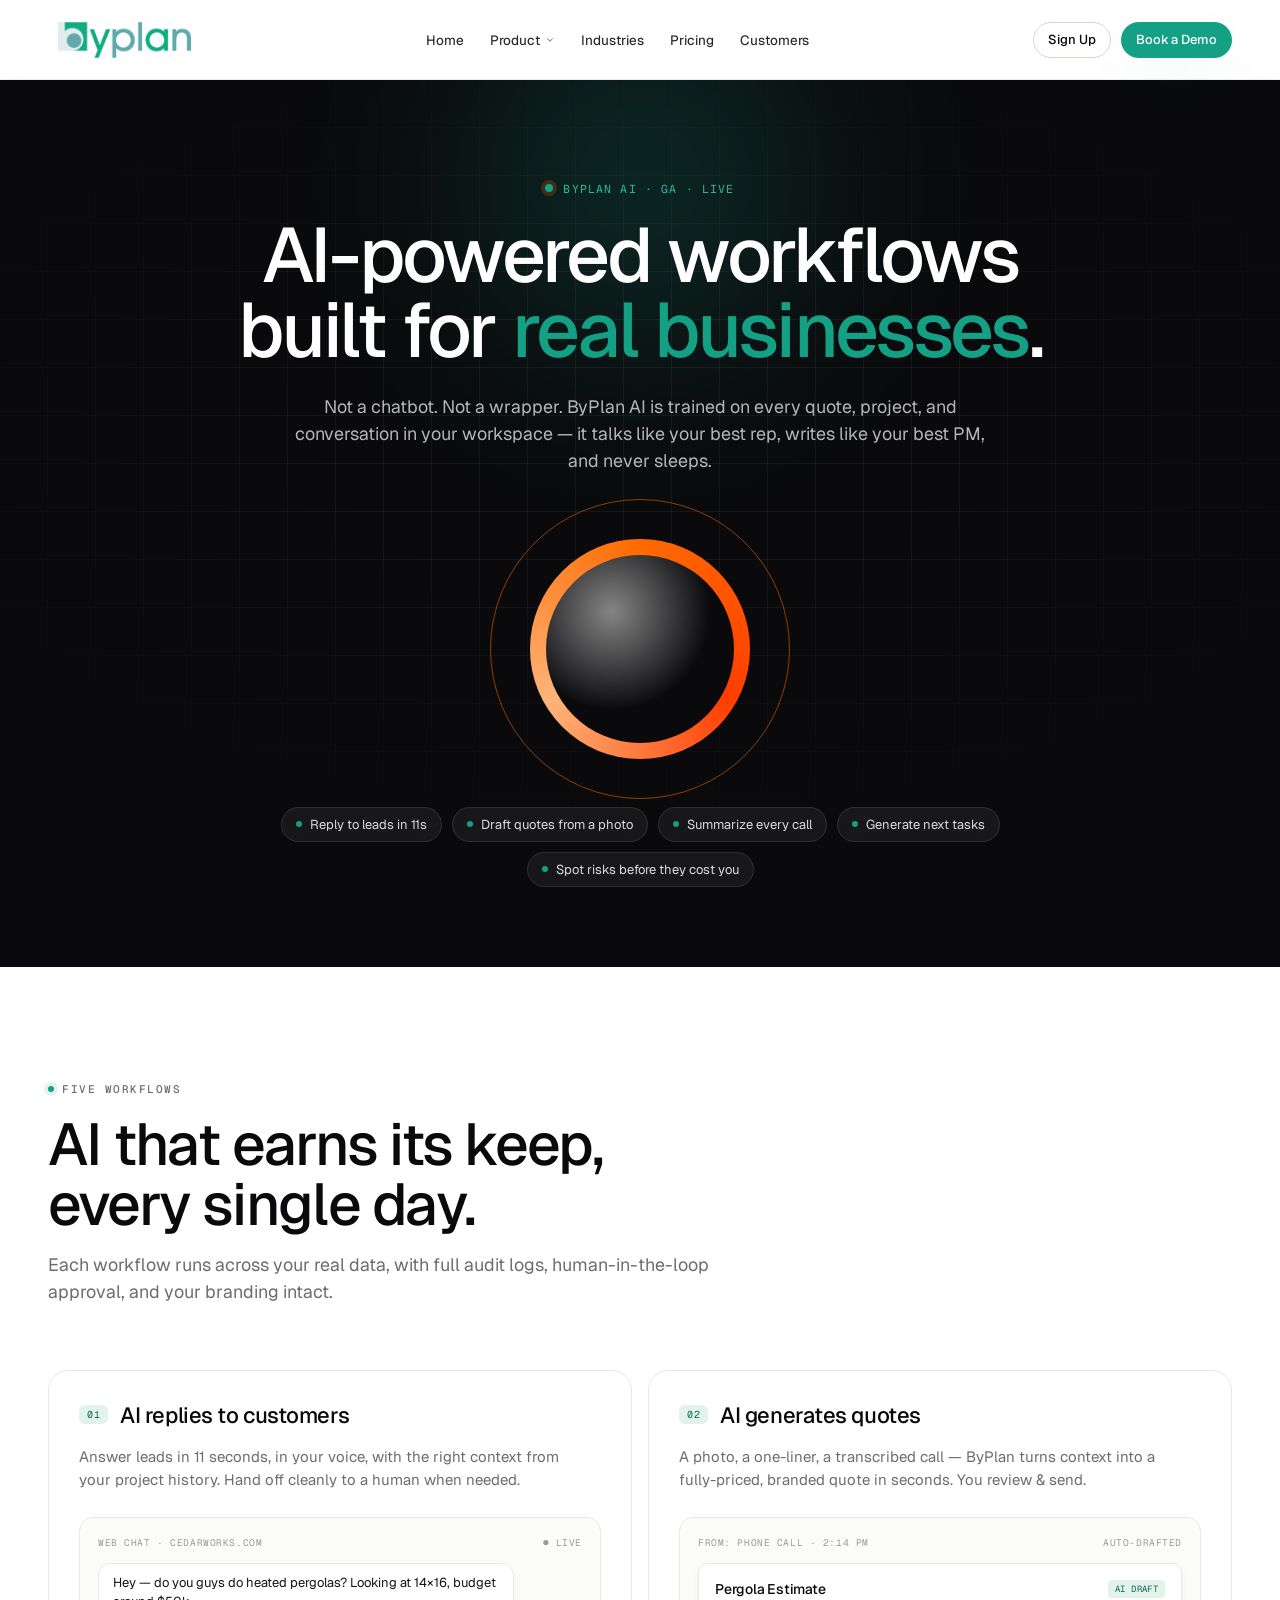
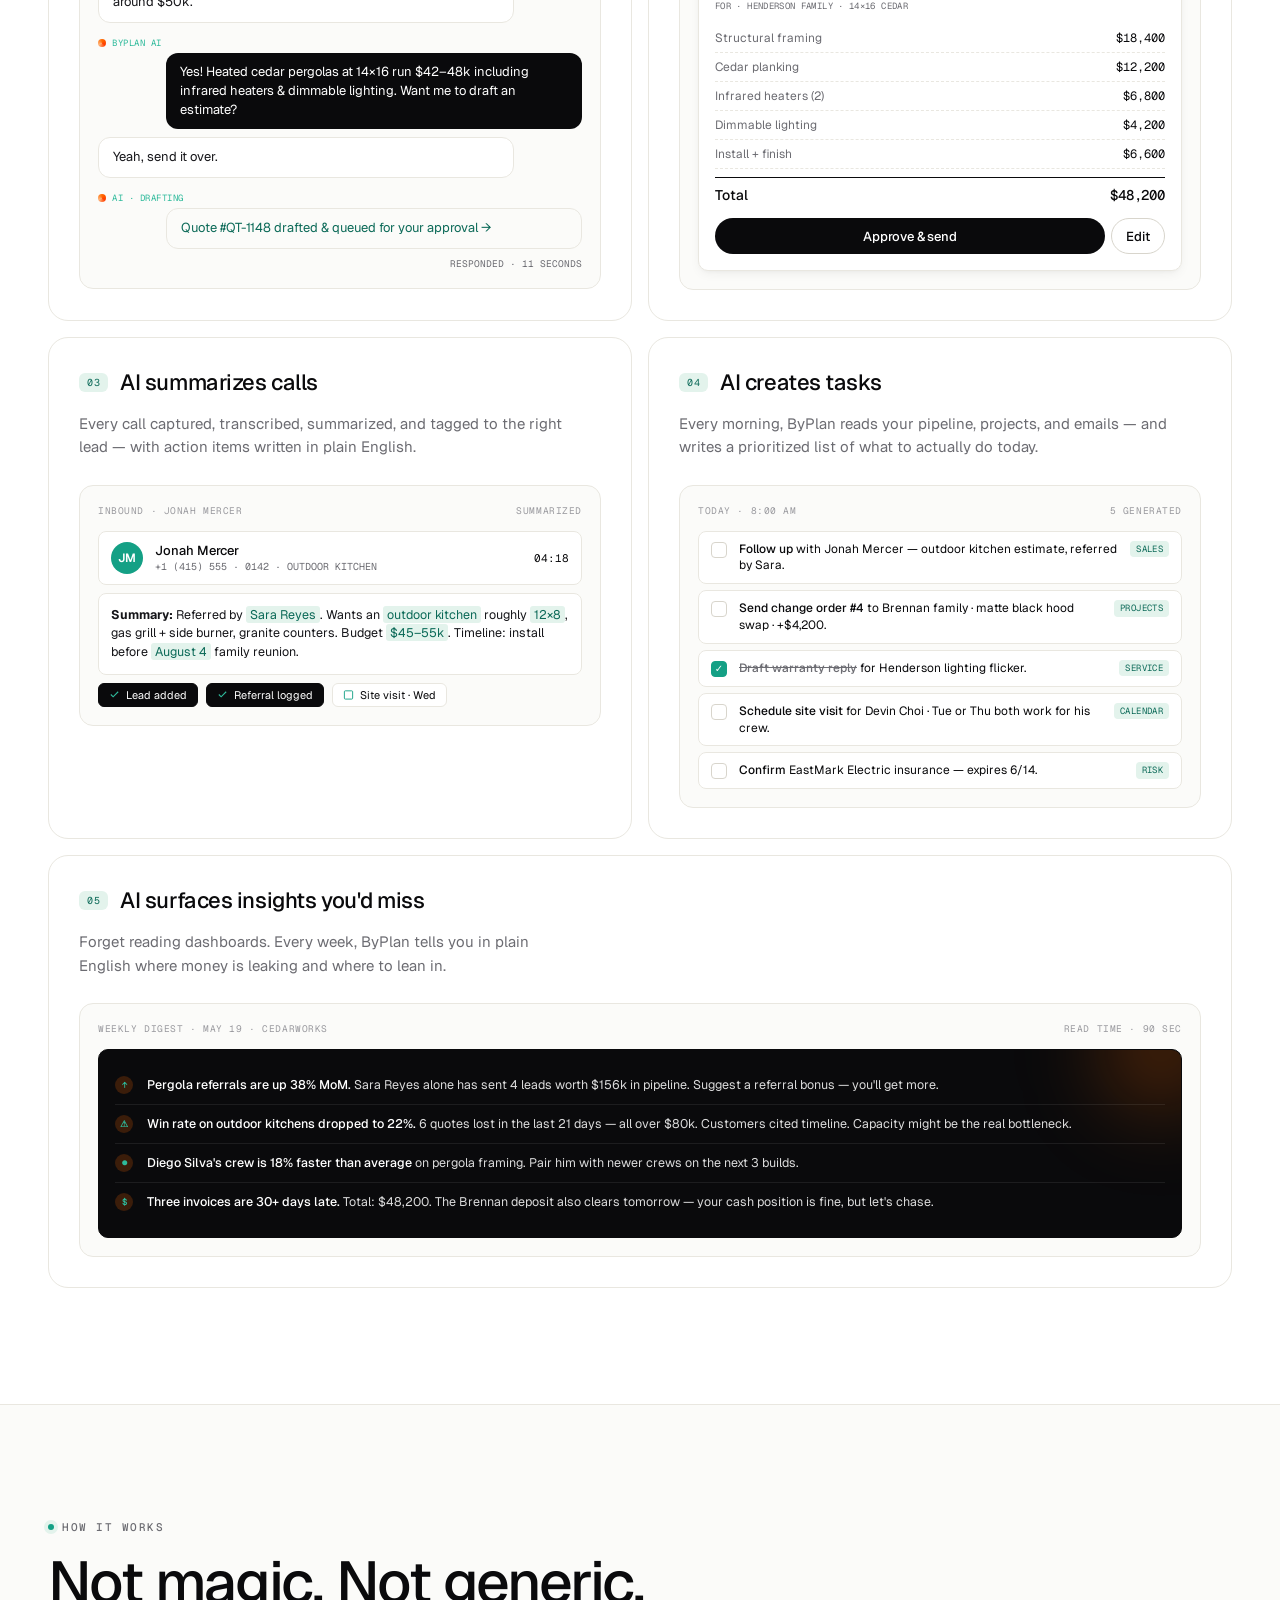
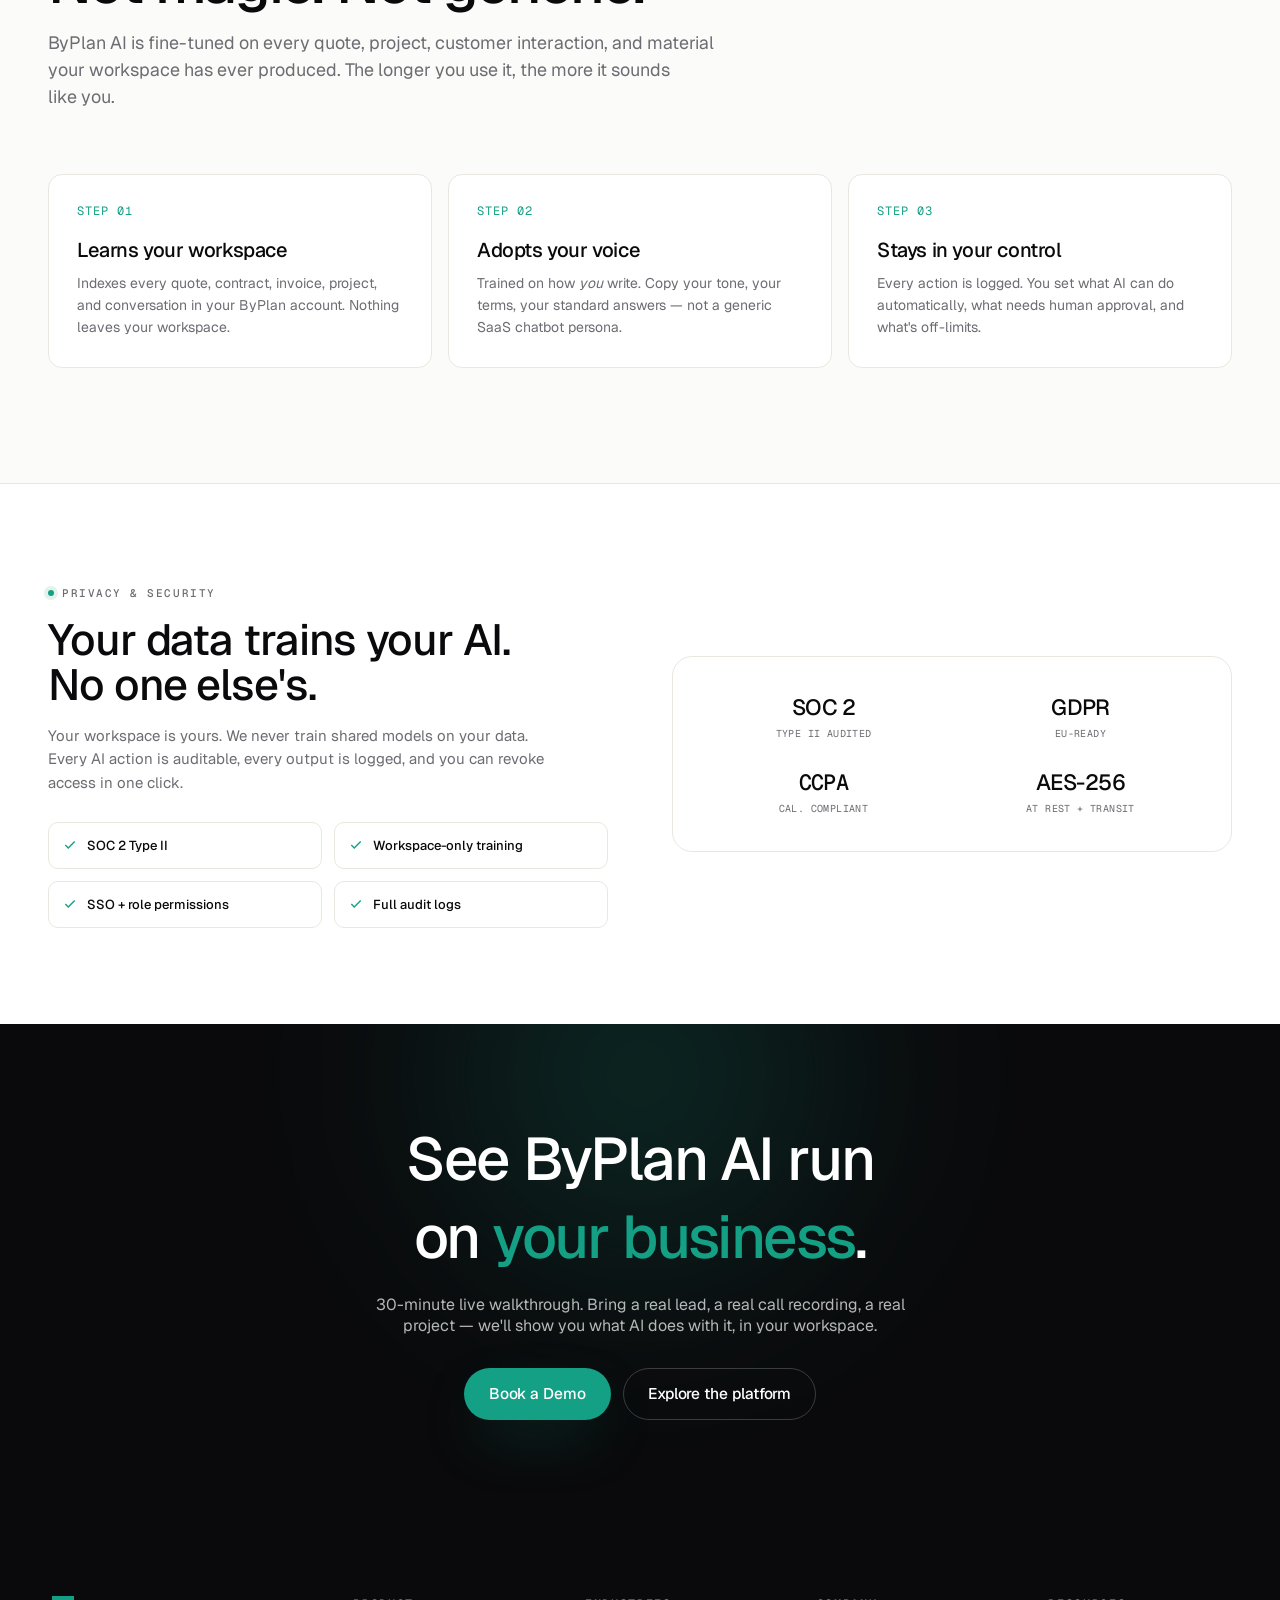
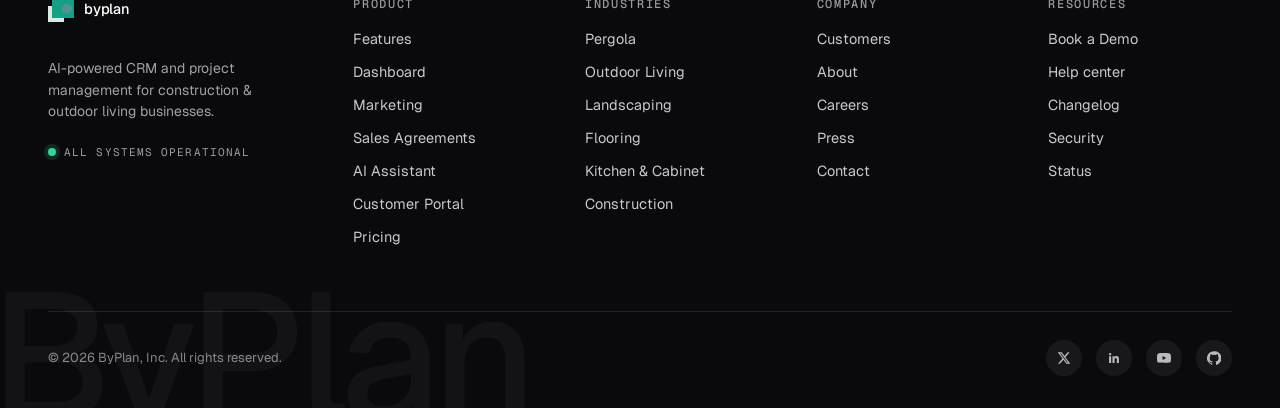
<file: ai.html>
<!doctype html>
<html lang="en">
<head> <link rel="icon" type="image/jpeg" href="/assets/byplan-fav-icon.jpeg">
<link rel="shortcut icon" type="image/jpeg" href="/assets/byplan-fav-icon.jpeg">
<meta charset="utf-8" />
<meta name="viewport" content="width=device-width, initial-scale=1" />
<title>AI — ByPlan</title>
<link rel="preconnect" href="https://fonts.googleapis.com">
<link rel="preconnect" href="https://fonts.gstatic.com" crossorigin>
<link href="https://fonts.googleapis.com/css2?family=Geist:wght@300;400;500;600;700&family=Geist+Mono:wght@400;500&display=swap" rel="stylesheet">
<link rel="stylesheet" href="styles.css">
<style>
  /* HERO */
  .ai-hero {
    position: relative;
    padding: 96px 0 80px;
    overflow: hidden;
    background: var(--ink);
    color: white;
  }
  .ai-hero .grid-bg {
    background-image:
      linear-gradient(to right, rgba(255,255,255,0.05) 1px, transparent 1px),
      linear-gradient(to bottom, rgba(255,255,255,0.05) 1px, transparent 1px);
    background-size: 48px 48px;
    mask-image: radial-gradient(ellipse 80% 60% at 50% 40%, black 30%, transparent 80%);
  }
  .ai-hero .glow-orange { width: 600px; height: 600px; left: 50%; top: -200px; transform: translateX(-50%); opacity: 0.7; }

  .ai-hero-inner {
    position: relative; z-index: 2;
    max-width: 880px; margin: 0 auto;
    text-align: center;
  }
  .ai-hero .crumbs {
    font-family: var(--font-mono); font-size: 11.5px;
    letter-spacing: 0.1em; text-transform: uppercase;
    color: var(--orange-2);
    display: inline-flex; align-items: center; gap: 10px;
    margin-bottom: 22px;
  }
  .ai-hero .crumbs::before {
    content: ""; width: 8px; height: 8px; border-radius: 50%;
    background: var(--orange);
    box-shadow: 0 0 0 4px rgba(255,106,0,0.2);
    animation: pulse 2s infinite;
  }
  @keyframes pulse { 0%, 100% { opacity: 1; transform: scale(1);} 50% { opacity: 0.6; transform: scale(0.85);} }
  .ai-hero h1 {
    color: white;
    font-size: clamp(44px, 6vw, 84px);
    letter-spacing: -0.035em;
    line-height: 0.98;
    font-weight: 500;
  }
  .ai-hero h1 .accent { color: var(--orange); }
  .ai-hero .lead {
    color: rgba(255,255,255,.7);
    max-width: 60ch;
    margin: 26px auto 0;
    font-size: clamp(17px, 1.4vw, 20px);
  }

  /* Big orb */
  .orb-stage {
    position: relative;
    width: 220px; height: 220px;
    margin: 64px auto 0;
  }
  .orb-stage .orb-core {
    width: 100%; height: 100%; border-radius: 50%;
    background: conic-gradient(from 0deg, #ff6a00, #ff3d00, #ffb47a, #ff6a00);
    animation: spin 8s linear infinite;
    position: relative;
  }
  .orb-stage .orb-core::after {
    content: ""; position: absolute; inset: 16px;
    border-radius: 50%;
    background: radial-gradient(circle at 35% 30%, rgba(255,255,255,.5), transparent 55%), #0a0a0c;
  }
  .orb-stage::before, .orb-stage::after {
    content: ""; position: absolute; inset: -40px; border-radius: 50%;
    border: 1px solid rgba(255,106,0,0.3);
    animation: orb-ring 4s ease-out infinite;
  }
  .orb-stage::after { animation-delay: 2s; }
  @keyframes orb-ring {
    0% { transform: scale(0.85); opacity: 1; border-color: rgba(255,106,0,0.4); }
    100% { transform: scale(1.6); opacity: 0; border-color: rgba(255,106,0,0); }
  }
  @keyframes spin { to { transform: rotate(360deg); } }

  /* Caption tags around orb */
  .orb-tags {
    position: relative;
    max-width: 720px;
    margin: 48px auto 0;
    display: flex; flex-wrap: wrap; justify-content: center; gap: 10px;
  }
  .orb-tags .t {
    padding: 8px 14px; border-radius: 999px;
    background: rgba(255,255,255,0.06);
    border: 1px solid rgba(255,255,255,0.1);
    color: rgba(255,255,255,0.85);
    font-size: 13px;
    display: inline-flex; align-items: center; gap: 8px;
    backdrop-filter: blur(10px);
  }
  .orb-tags .t .dt {
    width: 6px; height: 6px; border-radius: 50%; background: var(--orange);
  }

  /* WORKFLOWS section */
  .workflows {
    padding: clamp(80px, 9vw, 128px) 0;
    background: var(--paper);
    border-bottom: 1px solid var(--line);
  }

  .wf-grid {
    display: grid;
    grid-template-columns: repeat(2, 1fr);
    gap: 16px;
    margin-top: 64px;
  }
  @media (max-width: 880px) { .wf-grid { grid-template-columns: 1fr; } }

  .wf-card {
    background: var(--paper);
    border: 1px solid var(--line);
    border-radius: var(--r-4);
    padding: 30px;
    position: relative;
    overflow: hidden;
    transition: transform 0.3s, box-shadow 0.3s, border-color 0.3s;
  }
  .wf-card:hover {
    transform: translateY(-3px);
    box-shadow: var(--shadow-3);
    border-color: var(--ink-4);
  }

  .wf-card .head {
    display: flex; align-items: center; gap: 12px;
    margin-bottom: 16px;
  }
  .wf-card .badge-num {
    font-family: var(--font-mono); font-size: 10px;
    background: var(--orange-soft); color: var(--orange-ink);
    padding: 3px 8px; border-radius: 6px; letter-spacing: 0.06em;
  }
  .wf-card .head h3 {
    font-size: 22px; font-weight: 500; letter-spacing: -0.02em;
  }
  .wf-card .copy {
    font-size: 15px; color: var(--mute);
    margin-bottom: 26px; max-width: 50ch; line-height: 1.55;
  }

  /* Workflow visualization */
  .wf-visual {
    background: var(--paper-2);
    border: 1px solid var(--line);
    border-radius: var(--r-3);
    padding: 18px;
    position: relative;
    overflow: hidden;
  }

  .wf-visual .v-meta {
    display: flex; justify-content: space-between; align-items: center;
    font-family: var(--font-mono); font-size: 9.5px;
    color: var(--mute-2); letter-spacing: 0.06em; text-transform: uppercase;
    margin-bottom: 14px;
  }

  /* Conversation widget */
  .wf-conv .bubble {
    border-radius: 12px; padding: 10px 14px;
    font-size: 13px; line-height: 1.45;
    margin-bottom: 8px; max-width: 86%;
  }
  .wf-conv .bubble.c {
    background: var(--paper); border: 1px solid var(--line);
    color: var(--ink-2);
    margin-right: auto;
  }
  .wf-conv .bubble.ai {
    background: var(--ink); color: white;
    margin-left: auto;
  }
  .wf-conv .ai-tag {
    display: inline-flex; align-items: center; gap: 6px;
    font-family: var(--font-mono); font-size: 9px;
    color: var(--orange-2); letter-spacing: 0.06em;
    margin-bottom: 4px;
  }
  .wf-conv .ai-tag .orb {
    width: 8px; height: 8px; border-radius: 50%;
    background: conic-gradient(from 0deg, #ff6a00, #ff3d00, #ffb47a, #ff6a00);
  }
  .wf-conv .meta {
    text-align: right; font-family: var(--font-mono); font-size: 9.5px;
    color: var(--mute); margin-top: 8px;
  }

  /* Quote draft widget */
  .wf-quote {
    background: white;
    border-radius: 10px; padding: 16px;
    border: 1px solid var(--line);
    box-shadow: var(--shadow-2);
  }
  .wf-quote .q-h {
    display: flex; justify-content: space-between; align-items: flex-start;
    margin-bottom: 12px;
  }
  .wf-quote .q-h .ttl { font-size: 14px; font-weight: 500; letter-spacing: -0.015em; }
  .wf-quote .q-h .sb { font-family: var(--font-mono); font-size: 9px; color: var(--mute); margin-top: 2px; letter-spacing: 0.04em; text-transform: uppercase; }
  .wf-quote .q-h .stamp {
    font-family: var(--font-mono); font-size: 9px;
    background: var(--orange-soft); color: var(--orange-ink);
    padding: 3px 7px; border-radius: 4px;
    letter-spacing: 0.04em;
  }
  .wf-quote .li {
    display: flex; justify-content: space-between;
    padding: 6px 0; font-size: 12px;
    border-bottom: 1px dashed var(--line);
  }
  .wf-quote .li .n { color: var(--mute); }
  .wf-quote .li .v { font-family: var(--font-mono); }
  .wf-quote .total {
    display: flex; justify-content: space-between;
    margin-top: 8px; padding-top: 8px;
    border-top: 1px solid var(--ink);
    font-size: 14px; font-weight: 500;
  }
  .wf-quote .total .v { font-family: var(--font-mono); letter-spacing: -0.01em; }

  /* Call summary widget */
  .wf-call {
    display: grid; grid-template-columns: 1fr; gap: 8px;
  }
  .wf-call .head-row {
    display: flex; align-items: center; gap: 12px;
    padding: 10px 12px; background: var(--paper); border: 1px solid var(--line);
    border-radius: 8px;
  }
  .wf-call .head-row .av {
    width: 32px; height: 32px; border-radius: 50%;
    background: var(--orange);
    color: white; font-weight: 600; font-size: 12px;
    display: inline-flex; align-items: center; justify-content: center;
  }
  .wf-call .head-row .nm { font-size: 13px; font-weight: 500; }
  .wf-call .head-row .meta { font-family: var(--font-mono); font-size: 10px; color: var(--mute); margin-top: 1px; }
  .wf-call .head-row .dur { margin-left: auto; font-family: var(--font-mono); font-size: 11px; color: var(--ink); }
  .wf-call .summary {
    padding: 12px; background: var(--paper); border: 1px solid var(--line); border-radius: 8px;
    font-size: 12.5px; line-height: 1.5; color: var(--ink-2);
  }
  .wf-call .summary .hl { color: var(--orange-ink); background: var(--orange-soft); padding: 0 4px; border-radius: 3px; }
  .wf-call .nxt {
    display: flex; gap: 8px; flex-wrap: wrap;
  }
  .wf-call .nxt .chip {
    background: var(--paper); border: 1px solid var(--line);
    padding: 4px 10px; border-radius: 6px;
    font-size: 11px; display: inline-flex; align-items: center; gap: 6px;
  }
  .wf-call .nxt .chip svg { color: var(--orange); }
  .wf-call .nxt .chip.done {
    background: var(--ink); color: white; border-color: var(--ink);
  }
  .wf-call .nxt .chip.done svg { color: var(--orange-2); }

  /* Tasks widget */
  .wf-tasks { display: flex; flex-direction: column; gap: 6px; }
  .wf-tasks .task {
    display: grid; grid-template-columns: 18px 1fr auto;
    gap: 10px; align-items: flex-start;
    padding: 9px 12px;
    background: var(--paper); border: 1px solid var(--line);
    border-radius: 8px;
    font-size: 12px;
    line-height: 1.4;
  }
  .wf-tasks .task .chk {
    width: 16px; height: 16px; border: 1.5px solid var(--line-2);
    border-radius: 4px; margin-top: 1px;
  }
  .wf-tasks .task.done .chk {
    background: var(--orange); border-color: var(--orange);
  }
  .wf-tasks .task.done .chk::after { content: "✓"; color: white; font-size: 10px; display: block; line-height: 14px; text-align: center; }
  .wf-tasks .task strong { font-weight: 500; }
  .wf-tasks .task .src {
    font-family: var(--font-mono); font-size: 9px;
    color: var(--orange-ink); background: var(--orange-soft);
    padding: 2px 6px; border-radius: 4px; letter-spacing: 0.04em;
    align-self: flex-start;
  }
  .wf-tasks .task.done strong { color: var(--mute); text-decoration: line-through; }

  /* Analytics widget */
  .wf-insights {
    background: var(--ink); color: white;
    border-radius: 10px; padding: 16px;
    border: 1px solid var(--ink);
    position: relative; overflow: hidden;
  }
  .wf-insights::before {
    content: ""; position: absolute; width: 200px; height: 200px;
    top: -100px; right: -80px;
    background: radial-gradient(circle, rgba(255,106,0,0.4), transparent 60%);
    filter: blur(40px);
  }
  .wf-insights .it {
    position: relative; z-index: 1;
    padding: 10px 0;
    border-bottom: 1px solid rgba(255,255,255,0.08);
    display: grid; grid-template-columns: 22px 1fr; gap: 10px;
    align-items: flex-start;
  }
  .wf-insights .it:last-child { border-bottom: none; }
  .wf-insights .it .ic {
    width: 18px; height: 18px; border-radius: 50%;
    background: rgba(255,106,0,0.2); color: var(--orange-2);
    display: inline-flex; align-items: center; justify-content: center;
    font-family: var(--font-mono); font-size: 9px; font-weight: 600;
    flex-shrink: 0;
  }
  .wf-insights .it .tx { font-size: 12.5px; color: rgba(255,255,255,0.85); line-height: 1.45; }
  .wf-insights .it strong { color: white; font-weight: 500; }

  /* HOW IT WORKS section */
  .how {
    padding: clamp(80px, 9vw, 128px) 0;
    background: var(--paper-2);
    border-bottom: 1px solid var(--line);
  }
  .how-grid {
    display: grid; grid-template-columns: repeat(3, 1fr); gap: 16px;
    margin-top: 56px;
    position: relative;
  }
  @media (max-width: 880px) { .how-grid { grid-template-columns: 1fr; } }
  .how-card {
    background: var(--paper);
    border: 1px solid var(--line);
    border-radius: var(--r-3);
    padding: 28px;
    position: relative;
  }
  .how-card .num {
    font-family: var(--font-mono); font-size: 12px;
    color: var(--orange); letter-spacing: 0.08em;
    margin-bottom: 18px;
  }
  .how-card h4 {
    font-size: 20px; font-weight: 500; letter-spacing: -0.02em;
    margin-bottom: 10px;
  }
  .how-card p {
    font-size: 14px; color: var(--mute);
    line-height: 1.55;
  }

  /* Security / privacy band */
  .sec-band {
    padding: clamp(64px, 8vw, 96px) 0;
  }
  .sec-grid {
    display: grid; grid-template-columns: 1fr 1fr; gap: 64px; align-items: center;
  }
  @media (max-width: 880px) { .sec-grid { grid-template-columns: 1fr; } }
  .sec-grid h2 { font-size: clamp(28px, 3.4vw, 44px); letter-spacing: -0.025em; line-height: 1.05; }
  .sec-grid p { font-size: 15px; line-height: 1.55; color: var(--mute); margin-top: 16px; max-width: 50ch; }
  .sec-grid ul {
    list-style: none; padding: 0; margin: 28px 0 0;
    display: grid; grid-template-columns: 1fr 1fr; gap: 12px;
  }
  .sec-grid ul li {
    background: var(--paper); border: 1px solid var(--line);
    padding: 14px; border-radius: 10px;
    display: flex; align-items: center; gap: 10px;
    font-size: 13px; font-weight: 500;
  }
  .sec-grid ul li svg { color: var(--orange); flex-shrink: 0; }
  .sec-grid .badges {
    background: var(--paper);
    border: 1px solid var(--line);
    border-radius: var(--r-4);
    padding: 36px;
    display: grid; grid-template-columns: 1fr 1fr; gap: 28px;
    text-align: center;
  }
  .sec-grid .badges .b .lo {
    font-size: 22px; font-weight: 500; letter-spacing: -0.025em;
    color: var(--ink);
  }
  .sec-grid .badges .b .lo.mono { font-family: var(--font-mono); }
  .sec-grid .badges .b .desc {
    font-family: var(--font-mono); font-size: 10px;
    color: var(--mute); margin-top: 6px;
    letter-spacing: 0.04em; text-transform: uppercase;
  }

  /* CTA */
  .ai-cta {
    background: var(--ink); color: white;
    padding: 96px 0; position: relative; overflow: hidden;
    text-align: center;
  }
  .ai-cta .glow-orange { width: 700px; height: 700px; left: 50%; top: -300px; transform: translateX(-50%); opacity: 0.6; }
  .ai-cta h2 { color: white; font-size: clamp(36px, 4.8vw, 60px); letter-spacing: -0.03em; }
  .ai-cta p { color: rgba(255,255,255,.7); margin: 18px auto 0; max-width: 52ch; }
  .ai-cta .actions { margin-top: 32px; display: flex; gap: 12px; justify-content: center; flex-wrap: wrap; }
  .ai-cta .actions .btn-ghost { color: white; border-color: rgba(255,255,255,.2); }
</style>
</head>
<body>

<!-- AI HERO -->
<section class="ai-hero" data-screen-label="00 Hero">
  <div class="grid-bg"></div>
  <div class="glow glow-orange"></div>
  <div class="container">
    <div class="ai-hero-inner">
      <div class="crumbs reveal">BYPLAN AI · GA · LIVE</div>
      <h1 class="reveal" style="--reveal-delay: 80ms;">
        AI-powered workflows<br>built for <span class="accent">real businesses</span>.
      </h1>
      <p class="lead reveal" style="--reveal-delay: 160ms;">
        Not a chatbot. Not a wrapper. ByPlan AI is trained on every quote, project, and conversation in your workspace — it talks like your best rep, writes like your best PM, and never sleeps.
      </p>

      <div class="orb-stage reveal" style="--reveal-delay: 220ms;">
        <div class="orb-core"></div>
      </div>

      <div class="orb-tags reveal" style="--reveal-delay: 320ms;">
        <span class="t"><span class="dt"></span>Reply to leads in 11s</span>
        <span class="t"><span class="dt"></span>Draft quotes from a photo</span>
        <span class="t"><span class="dt"></span>Summarize every call</span>
        <span class="t"><span class="dt"></span>Generate next tasks</span>
        <span class="t"><span class="dt"></span>Spot risks before they cost you</span>
      </div>
    </div>
  </div>
</section>

<!-- WORKFLOWS -->
<section class="workflows" data-screen-label="01 Workflows">
  <div class="container">
    <div class="section-head reveal">
      <span class="eyebrow"><span class="dot"></span>FIVE WORKFLOWS</span>
      <h2 class="h-1">AI that earns its keep,<br>every single day.</h2>
      <p class="lead">Each workflow runs across your real data, with full audit logs, human-in-the-loop approval, and your branding intact.</p>
    </div>

    <div class="wf-grid">
      <!-- 01 · AI replies -->
      <div class="wf-card reveal">
        <div class="head">
          <span class="badge-num">01</span>
          <h3>AI replies to customers</h3>
        </div>
        <p class="copy">Answer leads in 11 seconds, in your voice, with the right context from your project history. Hand off cleanly to a human when needed.</p>

        <div class="wf-visual wf-conv">
          <div class="v-meta">
            <span>WEB CHAT · CEDARWORKS.COM</span>
            <span>● LIVE</span>
          </div>
          <div class="bubble c">
            Hey — do you guys do heated pergolas? Looking at 14×16, budget around $50k.
          </div>
          <div>
            <div class="ai-tag" style="margin-left: auto; justify-content: flex-end;">
              <span class="orb"></span>BYPLAN AI
            </div>
            <div class="bubble ai">
              Yes! Heated cedar pergolas at 14×16 run $42–48k including infrared heaters &amp; dimmable lighting. Want me to draft an estimate?
            </div>
          </div>
          <div class="bubble c">
            Yeah, send it over.
          </div>
          <div>
            <div class="ai-tag" style="margin-left: auto; justify-content: flex-end;"><span class="orb"></span>AI · DRAFTING</div>
            <div class="bubble ai" style="background: rgba(255,255,255,.06); color: var(--ink-2); border: 1px solid var(--line);">
              <span style="color: var(--orange-ink);">Quote #QT-1148 drafted &amp; queued for your approval →</span>
            </div>
          </div>
          <div class="meta">RESPONDED · 11 SECONDS</div>
        </div>
      </div>

      <!-- 02 · AI quotes -->
      <div class="wf-card reveal">
        <div class="head">
          <span class="badge-num">02</span>
          <h3>AI generates quotes</h3>
        </div>
        <p class="copy">A photo, a one-liner, a transcribed call — ByPlan turns context into a fully-priced, branded quote in seconds. You review &amp; send.</p>

        <div class="wf-visual">
          <div class="v-meta">
            <span>FROM: PHONE CALL · 2:14 PM</span>
            <span>AUTO-DRAFTED</span>
          </div>
          <div class="wf-quote">
            <div class="q-h">
              <div>
                <div class="ttl">Pergola Estimate</div>
                <div class="sb">FOR · HENDERSON FAMILY · 14×16 CEDAR</div>
              </div>
              <span class="stamp">AI DRAFT</span>
            </div>
            <div class="li"><span class="n">Structural framing</span><span class="v">$18,400</span></div>
            <div class="li"><span class="n">Cedar planking</span><span class="v">$12,200</span></div>
            <div class="li"><span class="n">Infrared heaters (2)</span><span class="v">$6,800</span></div>
            <div class="li"><span class="n">Dimmable lighting</span><span class="v">$4,200</span></div>
            <div class="li"><span class="n">Install + finish</span><span class="v">$6,600</span></div>
            <div class="total"><span>Total</span><span class="v">$48,200</span></div>
            <div style="display:flex; gap: 6px; margin-top: 14px;">
              <div class="btn btn-primary btn-sm" style="flex:1;">Approve &amp; send</div>
              <div class="btn btn-ghost btn-sm">Edit</div>
            </div>
          </div>
        </div>
      </div>

      <!-- 03 · AI summarizes calls -->
      <div class="wf-card reveal">
        <div class="head">
          <span class="badge-num">03</span>
          <h3>AI summarizes calls</h3>
        </div>
        <p class="copy">Every call captured, transcribed, summarized, and tagged to the right lead — with action items written in plain English.</p>

        <div class="wf-visual">
          <div class="v-meta">
            <span>INBOUND · JONAH MERCER</span>
            <span>SUMMARIZED</span>
          </div>
          <div class="wf-call">
            <div class="head-row">
              <span class="av">JM</span>
              <div>
                <div class="nm">Jonah Mercer</div>
                <div class="meta">+1 (415) 555 · 0142 · OUTDOOR KITCHEN</div>
              </div>
              <span class="dur">04:18</span>
            </div>
            <div class="summary">
              <strong>Summary:</strong> Referred by <span class="hl">Sara Reyes</span>. Wants an <span class="hl">outdoor kitchen</span> roughly <span class="hl">12×8</span>, gas grill + side burner, granite counters. Budget <span class="hl">$45–55k</span>. Timeline: install before <span class="hl">August 4</span> family reunion.
            </div>
            <div class="nxt">
              <span class="chip done"><svg width="11" height="11" viewBox="0 0 24 24" fill="none" stroke="currentColor" stroke-width="2.4"><polyline points="20 6 9 17 4 12"/></svg>Lead added</span>
              <span class="chip done"><svg width="11" height="11" viewBox="0 0 24 24" fill="none" stroke="currentColor" stroke-width="2.4"><polyline points="20 6 9 17 4 12"/></svg>Referral logged</span>
              <span class="chip"><svg width="11" height="11" viewBox="0 0 24 24" fill="none" stroke="currentColor" stroke-width="2"><rect x="3" y="4" width="18" height="18" rx="2"/></svg>Site visit · Wed</span>
            </div>
          </div>
        </div>
      </div>

      <!-- 04 · AI creates tasks -->
      <div class="wf-card reveal">
        <div class="head">
          <span class="badge-num">04</span>
          <h3>AI creates tasks</h3>
        </div>
        <p class="copy">Every morning, ByPlan reads your pipeline, projects, and emails — and writes a prioritized list of what to actually do today.</p>

        <div class="wf-visual">
          <div class="v-meta">
            <span>TODAY · 8:00 AM</span>
            <span>5 GENERATED</span>
          </div>
          <div class="wf-tasks">
            <div class="task">
              <span class="chk"></span>
              <span><strong>Follow up</strong> with Jonah Mercer — outdoor kitchen estimate, referred by Sara.</span>
              <span class="src">SALES</span>
            </div>
            <div class="task">
              <span class="chk"></span>
              <span><strong>Send change order #4</strong> to Brennan family · matte black hood swap · +$4,200.</span>
              <span class="src">PROJECTS</span>
            </div>
            <div class="task done">
              <span class="chk"></span>
              <span><strong>Draft warranty reply</strong> for Henderson lighting flicker.</span>
              <span class="src">SERVICE</span>
            </div>
            <div class="task">
              <span class="chk"></span>
              <span><strong>Schedule site visit</strong> for Devin Choi · Tue or Thu both work for his crew.</span>
              <span class="src">CALENDAR</span>
            </div>
            <div class="task">
              <span class="chk"></span>
              <span><strong>Confirm</strong> EastMark Electric insurance — expires 6/14.</span>
              <span class="src">RISK</span>
            </div>
          </div>
        </div>
      </div>

      <!-- 05 · AI analytics insights -->
      <div class="wf-card reveal" style="grid-column: 1 / -1;">
        <div class="head">
          <span class="badge-num">05</span>
          <h3>AI surfaces insights you'd miss</h3>
        </div>
        <p class="copy">Forget reading dashboards. Every week, ByPlan tells you in plain English where money is leaking and where to lean in.</p>

        <div class="wf-visual">
          <div class="v-meta">
            <span>WEEKLY DIGEST · MAY 19 · CEDARWORKS</span>
            <span>READ TIME · 90 SEC</span>
          </div>
          <div class="wf-insights">
            <div class="it">
              <span class="ic">↑</span>
              <span class="tx"><strong>Pergola referrals are up 38% MoM.</strong> Sara Reyes alone has sent 4 leads worth $156k in pipeline. Suggest a referral bonus — you'll get more.</span>
            </div>
            <div class="it">
              <span class="ic">⚠</span>
              <span class="tx"><strong>Win rate on outdoor kitchens dropped to 22%.</strong> 6 quotes lost in the last 21 days — all over $80k. Customers cited timeline. Capacity might be the real bottleneck.</span>
            </div>
            <div class="it">
              <span class="ic">●</span>
              <span class="tx"><strong>Diego Silva's crew is 18% faster than average</strong> on pergola framing. Pair him with newer crews on the next 3 builds.</span>
            </div>
            <div class="it">
              <span class="ic">$</span>
              <span class="tx"><strong>Three invoices are 30+ days late.</strong> Total: $48,200. The Brennan deposit also clears tomorrow — your cash position is fine, but let's chase.</span>
            </div>
          </div>
        </div>
      </div>
    </div>
  </div>
</section>

<!-- HOW -->
<section class="how" data-screen-label="02 How">
  <div class="container">
    <div class="section-head reveal">
      <span class="eyebrow"><span class="dot"></span>HOW IT WORKS</span>
      <h2 class="h-1">Not magic. Not generic.</h2>
      <p class="lead">ByPlan AI is fine-tuned on every quote, project, customer interaction, and material your workspace has ever produced. The longer you use it, the more it sounds like you.</p>
    </div>

    <div class="how-grid">
      <div class="how-card reveal">
        <div class="num">STEP 01</div>
        <h4>Learns your workspace</h4>
        <p>Indexes every quote, contract, invoice, project, and conversation in your ByPlan account. Nothing leaves your workspace.</p>
      </div>
      <div class="how-card reveal">
        <div class="num">STEP 02</div>
        <h4>Adopts your voice</h4>
        <p>Trained on how <em>you</em> write. Copy your tone, your terms, your standard answers — not a generic SaaS chatbot persona.</p>
      </div>
      <div class="how-card reveal">
        <div class="num">STEP 03</div>
        <h4>Stays in your control</h4>
        <p>Every action is logged. You set what AI can do automatically, what needs human approval, and what's off-limits.</p>
      </div>
    </div>
  </div>
</section>

<!-- SECURITY -->
<section class="sec-band">
  <div class="container">
    <div class="sec-grid">
      <div class="reveal">
        <span class="eyebrow"><span class="dot"></span>PRIVACY &amp; SECURITY</span>
        <h2 style="margin-top: 16px;">Your data trains your AI.<br>No one else's.</h2>
        <p>Your workspace is yours. We never train shared models on your data. Every AI action is auditable, every output is logged, and you can revoke access in one click.</p>
        <ul>
          <li><svg width="14" height="14" viewBox="0 0 24 24" fill="none" stroke="currentColor" stroke-width="2.4"><polyline points="20 6 9 17 4 12"/></svg>SOC 2 Type II</li>
          <li><svg width="14" height="14" viewBox="0 0 24 24" fill="none" stroke="currentColor" stroke-width="2.4"><polyline points="20 6 9 17 4 12"/></svg>Workspace-only training</li>
          <li><svg width="14" height="14" viewBox="0 0 24 24" fill="none" stroke="currentColor" stroke-width="2.4"><polyline points="20 6 9 17 4 12"/></svg>SSO + role permissions</li>
          <li><svg width="14" height="14" viewBox="0 0 24 24" fill="none" stroke="currentColor" stroke-width="2.4"><polyline points="20 6 9 17 4 12"/></svg>Full audit logs</li>
        </ul>
      </div>
      <div class="badges reveal">
        <div class="b">
          <div class="lo">SOC 2</div>
          <div class="desc">Type II audited</div>
        </div>
        <div class="b">
          <div class="lo">GDPR</div>
          <div class="desc">EU-ready</div>
        </div>
        <div class="b">
          <div class="lo mono">CCPA</div>
          <div class="desc">Cal. compliant</div>
        </div>
        <div class="b">
          <div class="lo">AES-256</div>
          <div class="desc">at rest + transit</div>
        </div>
      </div>
    </div>
  </div>
</section>

<!-- CTA -->
<section class="ai-cta" data-screen-label="99 CTA">
  <div class="glow glow-orange"></div>
  <div class="dot-bg" style="opacity: 0.4;"></div>
  <div class="container" style="position: relative; z-index: 2;">
    <div class="reveal" style="max-width: 720px; margin: 0 auto;">
      <h2>See ByPlan AI run<br>on <span class="accent">your business</span>.</h2>
      <p>30-minute live walkthrough. Bring a real lead, a real call recording, a real project — we'll show you what AI does with it, in your workspace.</p>
      <div class="actions">
        <a class="btn btn-accent btn-lg" href="demo.html">Book a Demo</a>
        <a class="btn btn-ghost btn-lg" href="product.html">Explore the platform</a>
      </div>
    </div>
  </div>
</section>

<script src="shared.js"></script>
</body>
</html>
</file>
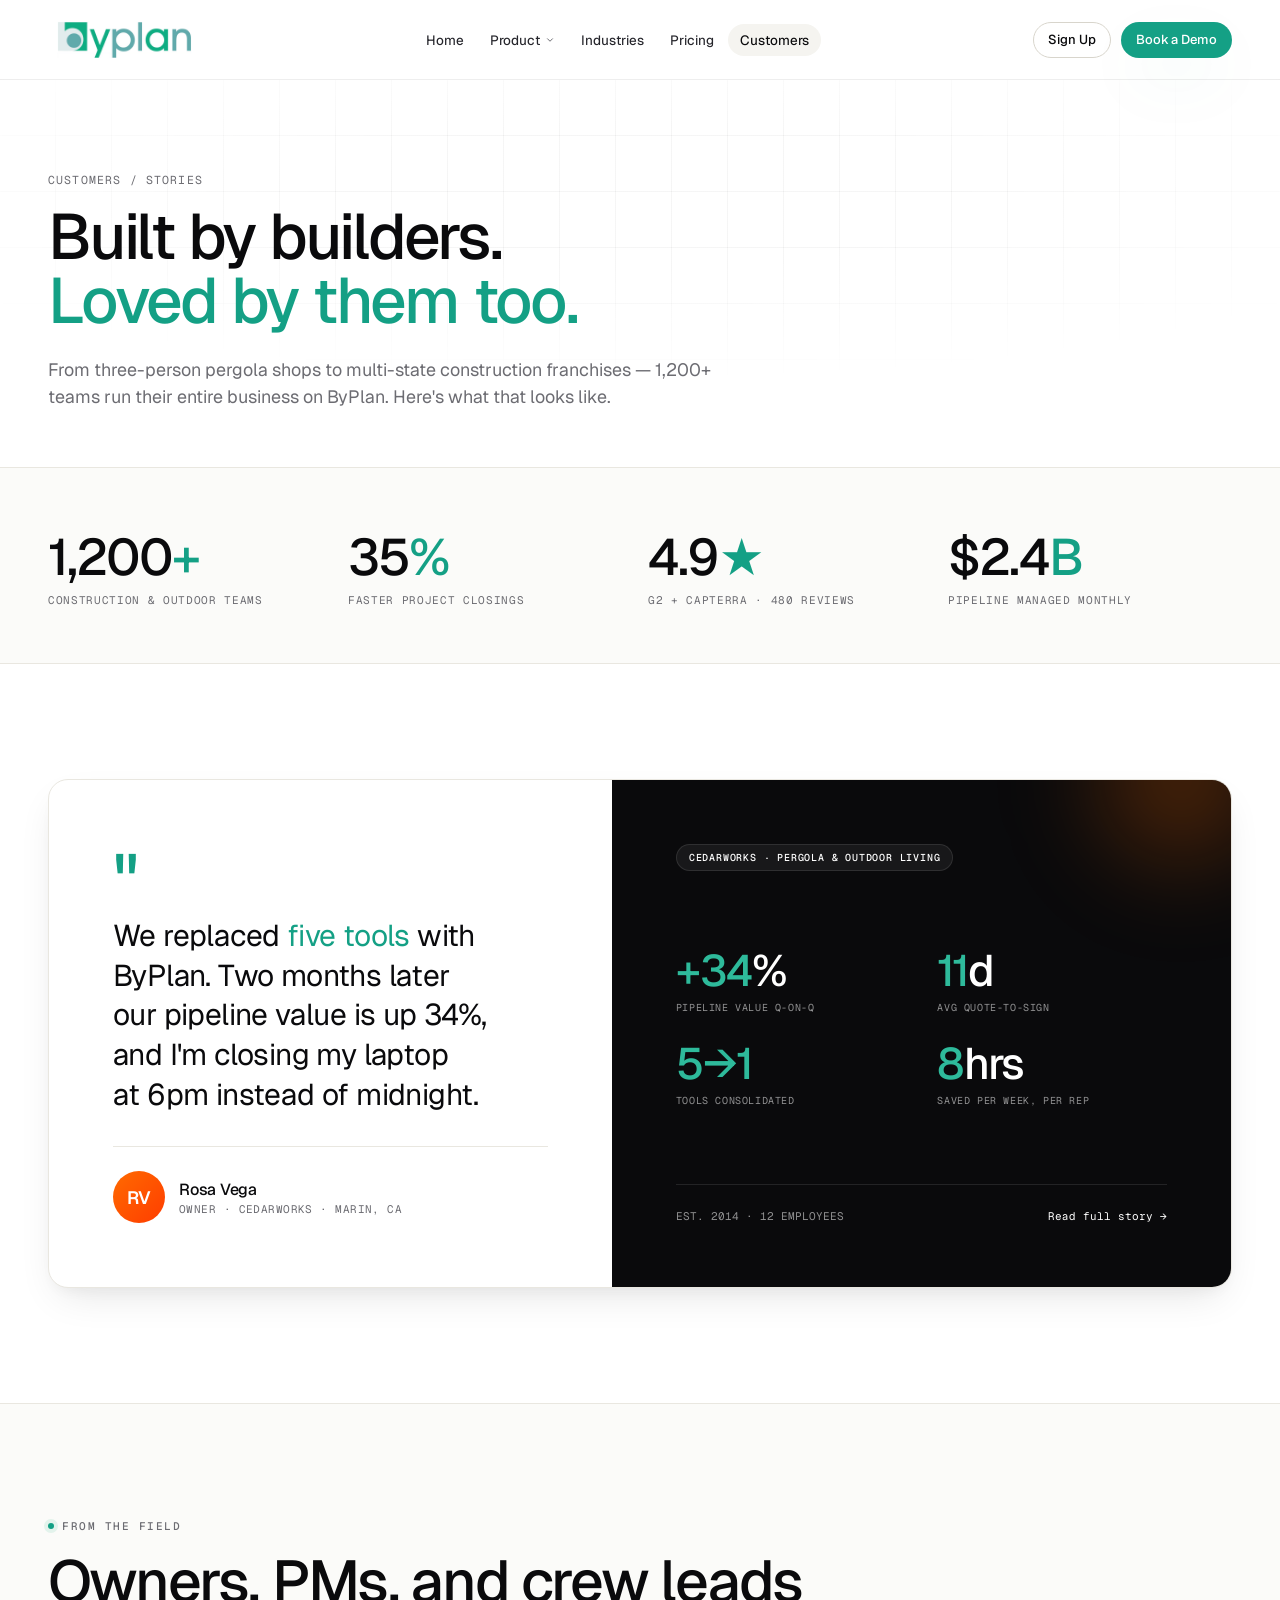
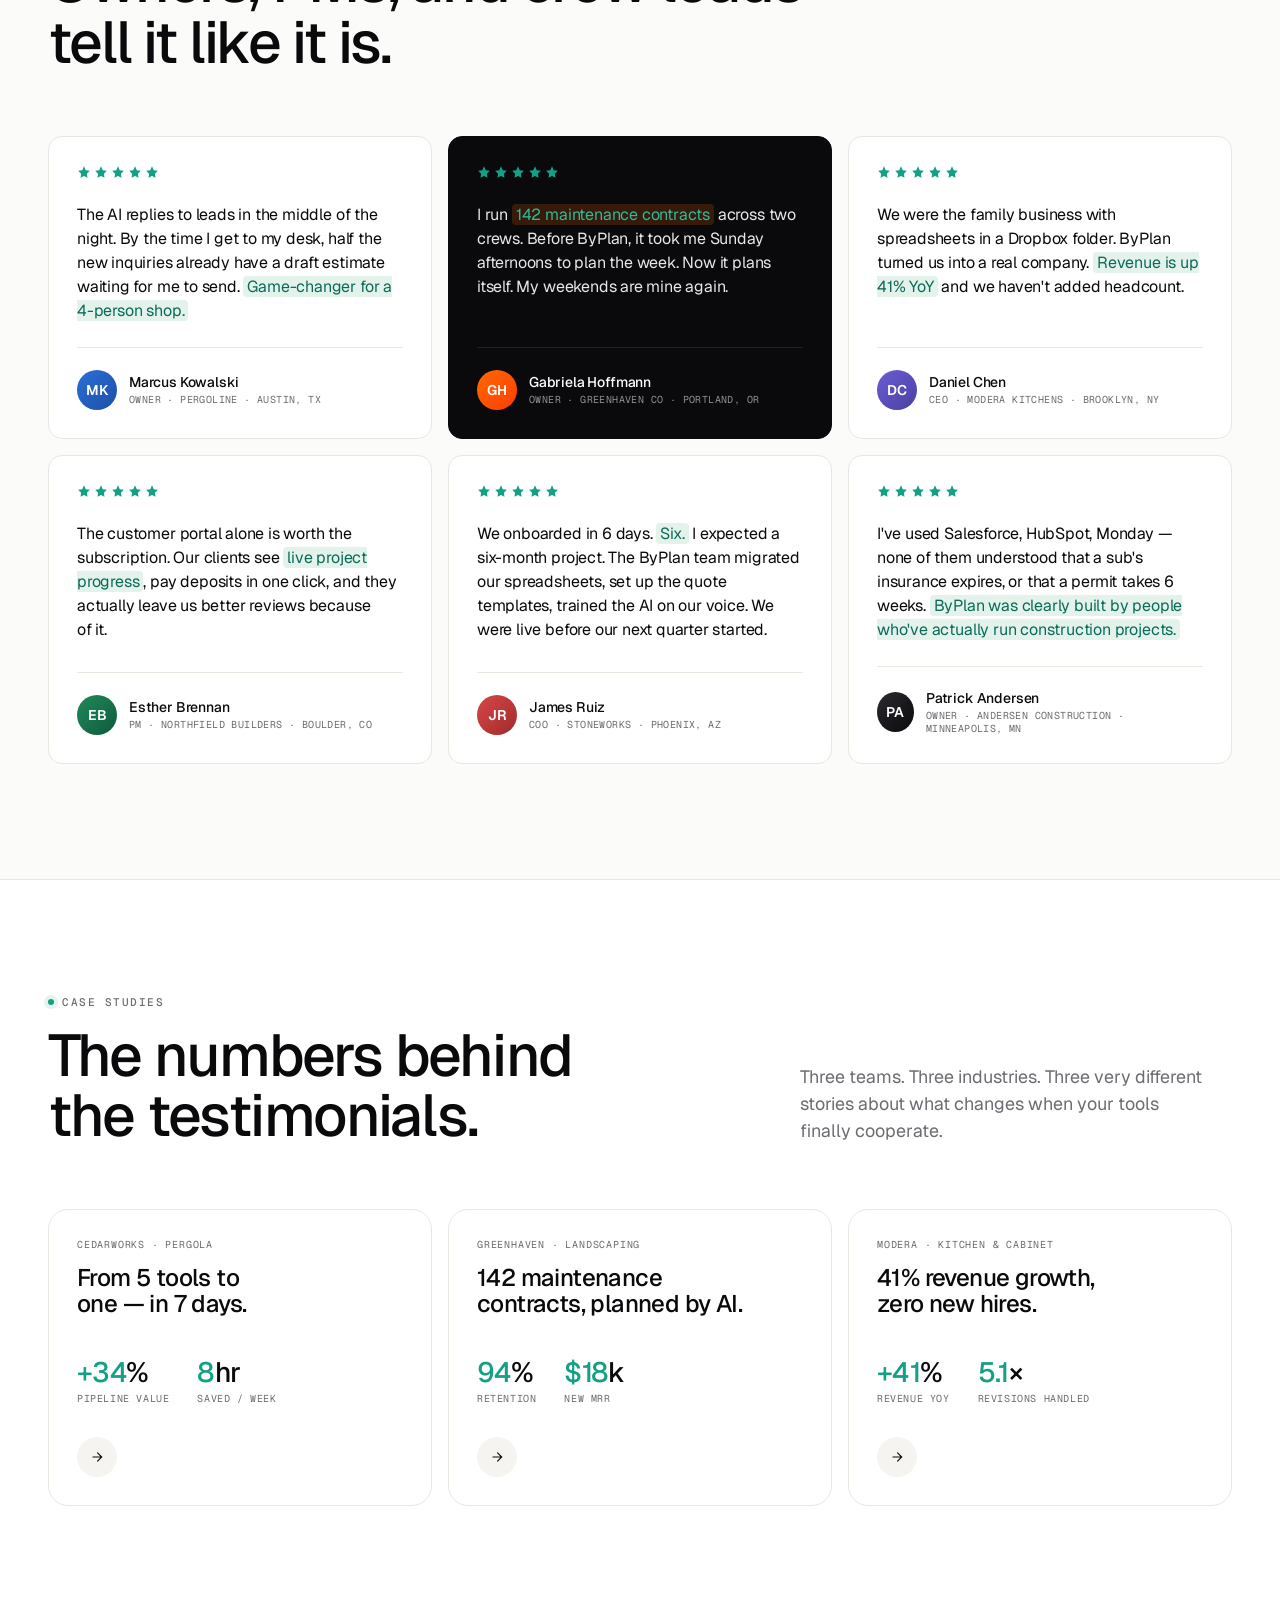
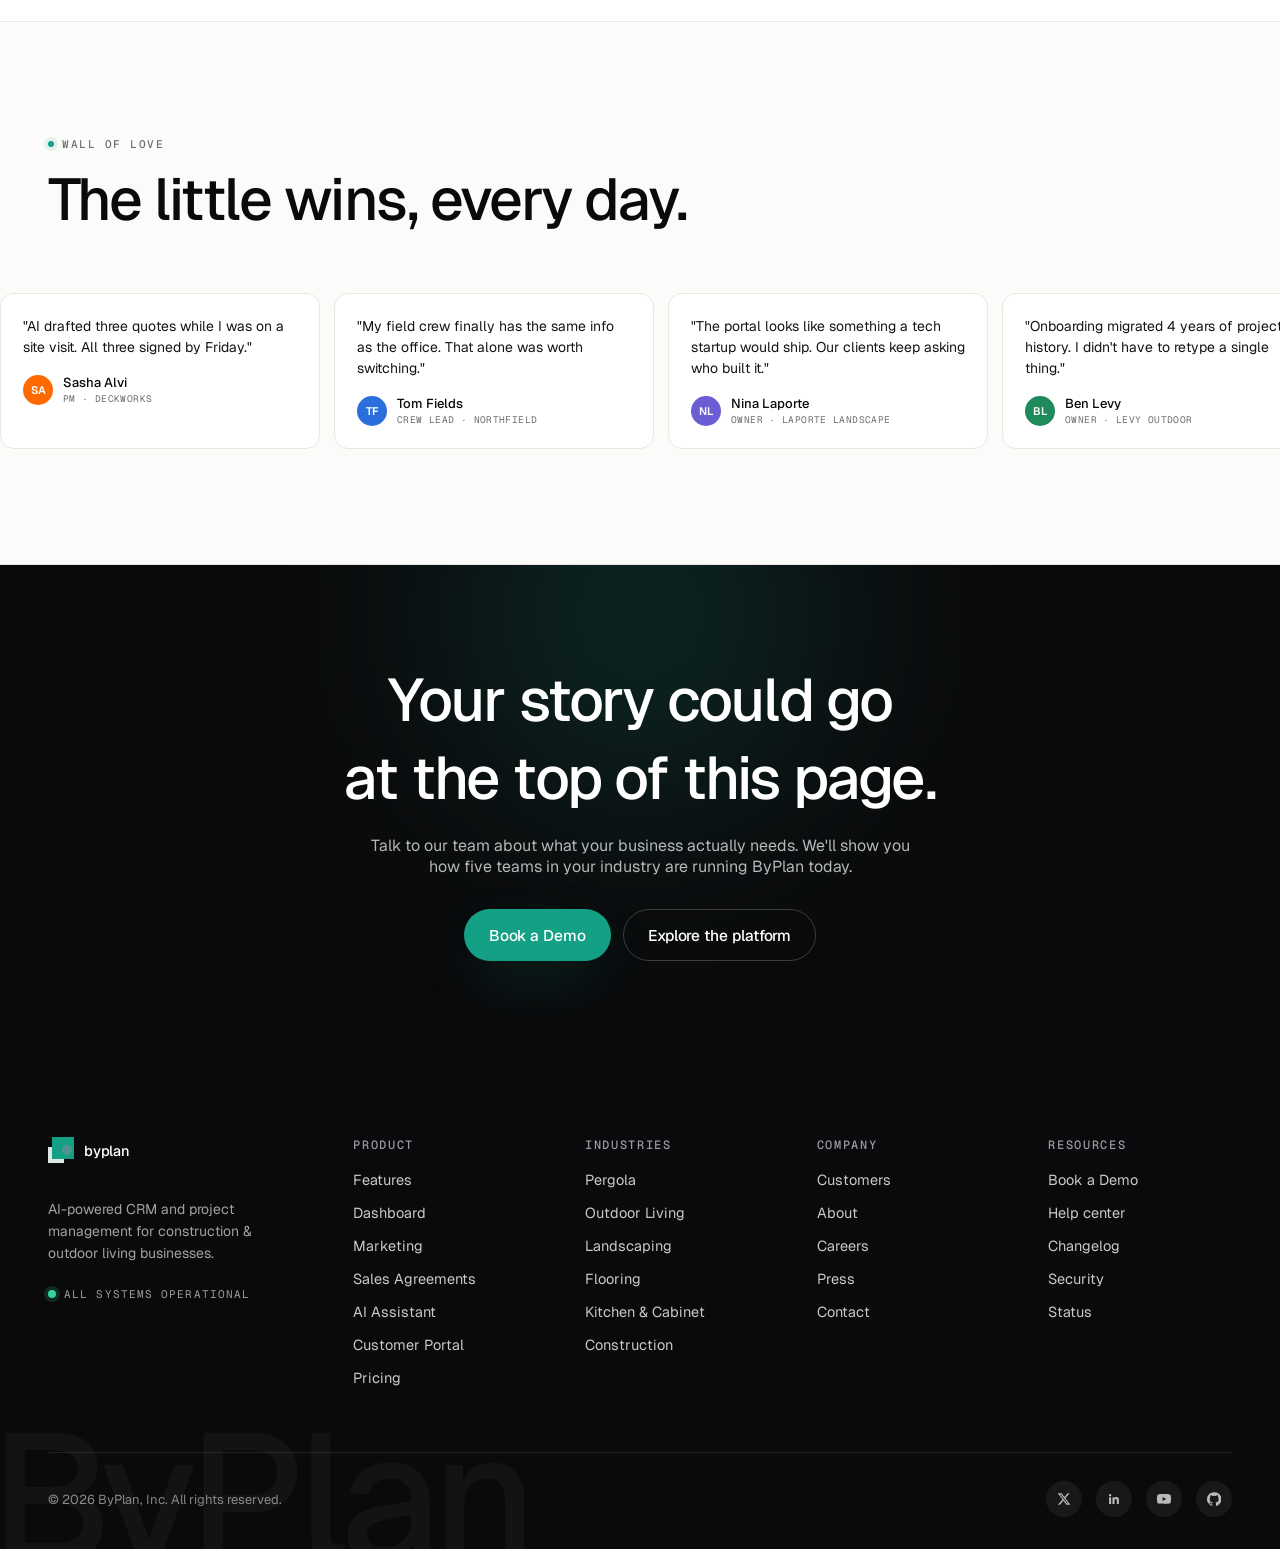
<file: customers.html>
<!doctype html>
<html lang="en">
<head> <link rel="icon" type="image/jpeg" href="/assets/byplan-fav-icon.jpeg">
<link rel="shortcut icon" type="image/jpeg" href="/assets/byplan-fav-icon.jpeg">
<meta charset="utf-8" />
<meta name="viewport" content="width=device-width, initial-scale=1" />
<title>Customers — ByPlan</title>
<link rel="preconnect" href="https://fonts.googleapis.com">
<link rel="preconnect" href="https://fonts.gstatic.com" crossorigin>
<link href="https://fonts.googleapis.com/css2?family=Geist:wght@300;400;500;600;700&family=Geist+Mono:wght@400;500&display=swap" rel="stylesheet">
<link rel="stylesheet" href="styles.css">
<style>
  .page-band h1 { font-size: clamp(40px, 5vw, 72px); letter-spacing: -0.035em; line-height: 1; margin-top: 6px; }
  .page-band .lead { margin-top: 24px; max-width: 56ch; }

  /* Stats strip below hero */
  .num-strip {
    padding: 64px 0 56px;
    border-bottom: 1px solid var(--line);
    background: var(--paper-2);
  }
  .num-strip .grid {
    display: grid; grid-template-columns: repeat(4, 1fr); gap: 16px;
  }
  @media (max-width: 880px) { .num-strip .grid { grid-template-columns: 1fr 1fr; gap: 32px 16px; } }
  .num-strip .it {
    display: flex; flex-direction: column;
  }
  .num-strip .it .v {
    font-size: clamp(36px, 4vw, 52px); font-weight: 500;
    letter-spacing: -0.035em; line-height: 1;
  }
  .num-strip .it .l {
    font-family: var(--font-mono); font-size: 11px;
    color: var(--mute); letter-spacing: 0.06em; text-transform: uppercase;
    margin-top: 10px;
  }
  .num-strip .it .v .accent { color: var(--orange); }

  /* Featured testimonial */
  .feat-test {
    padding: clamp(80px, 9vw, 128px) 0;
    border-bottom: 1px solid var(--line);
  }
  .feat-test .frame {
    display: grid; grid-template-columns: 1fr 1.1fr;
    background: var(--paper);
    border: 1px solid var(--line);
    border-radius: var(--r-4);
    overflow: hidden;
    box-shadow: var(--shadow-3);
  }
  @media (max-width: 1000px) { .feat-test .frame { grid-template-columns: 1fr; } }

  .feat-test .quote-side {
    padding: clamp(36px, 5vw, 64px);
    display: flex; flex-direction: column; justify-content: space-between;
    gap: 32px;
  }
  .feat-test .quote-side .mark {
    font-family: 'Geist'; font-size: 72px; line-height: 1;
    color: var(--orange); font-weight: 500;
    letter-spacing: -0.04em;
  }
  .feat-test .quote-side blockquote {
    margin: 0; font-size: clamp(22px, 2.4vw, 30px);
    line-height: 1.32; letter-spacing: -0.02em;
    font-weight: 400; color: var(--ink);
    text-wrap: balance;
  }
  .feat-test .quote-side blockquote em {
    font-style: normal; color: var(--orange);
  }
  .feat-test .author {
    display: flex; align-items: center; gap: 14px;
    padding-top: 24px; border-top: 1px solid var(--line);
  }
  .feat-test .author .av {
    width: 52px; height: 52px;
    border-radius: 50%;
    background: linear-gradient(135deg, #ff6a00, #ff3d00);
    color: white; font-weight: 600; font-size: 18px;
    display: inline-flex; align-items: center; justify-content: center;
    letter-spacing: -0.01em;
  }
  .feat-test .author .nm { font-size: 16px; font-weight: 500; letter-spacing: -0.015em; }
  .feat-test .author .rl {
    font-family: var(--font-mono); font-size: 11px;
    color: var(--mute); letter-spacing: 0.04em;
    text-transform: uppercase; margin-top: 2px;
  }

  /* Stats side of feat */
  .feat-test .stats-side {
    background: var(--ink); color: white;
    padding: clamp(36px, 5vw, 64px);
    display: flex; flex-direction: column; justify-content: space-between;
    gap: 40px;
    position: relative; overflow: hidden;
  }
  .feat-test .stats-side::before {
    content: ""; position: absolute; width: 300px; height: 300px;
    top: -150px; right: -100px;
    background: radial-gradient(circle, rgba(255,106,0,0.32), transparent 60%);
    filter: blur(40px);
  }
  .feat-test .stats-side .tag {
    background: rgba(255,255,255,0.06);
    border: 1px solid rgba(255,255,255,0.1);
    color: white; font-family: var(--font-mono);
    font-size: 10px; letter-spacing: 0.08em;
    padding: 6px 12px; border-radius: 999px;
    text-transform: uppercase;
    align-self: flex-start;
    position: relative; z-index: 1;
  }
  .feat-test .stats-side .stat-grid {
    display: grid; grid-template-columns: 1fr 1fr; gap: 28px 32px;
    position: relative; z-index: 1;
  }
  .feat-test .stats-side .st {
    display: flex; flex-direction: column;
  }
  .feat-test .stats-side .st .v {
    font-size: 44px; font-weight: 500; letter-spacing: -0.03em;
    line-height: 1; color: white;
  }
  .feat-test .stats-side .st .v .accent { color: var(--orange-2); }
  .feat-test .stats-side .st .l {
    font-family: var(--font-mono); font-size: 10px;
    color: rgba(255,255,255,0.55);
    letter-spacing: 0.06em; text-transform: uppercase;
    margin-top: 8px;
  }
  .feat-test .stats-side .meta {
    padding-top: 24px;
    border-top: 1px solid rgba(255,255,255,0.1);
    display: flex; justify-content: space-between; align-items: center;
    font-family: var(--font-mono); font-size: 11px;
    color: rgba(255,255,255,0.55);
    position: relative; z-index: 1;
  }
  .feat-test .stats-side .meta .b { color: white; }

  /* Testimonial grid */
  .test-grid {
    padding: clamp(80px, 9vw, 120px) 0;
    background: var(--paper-2);
    border-bottom: 1px solid var(--line);
  }
  .test-grid-inner {
    display: grid; grid-template-columns: repeat(3, 1fr); gap: 16px;
    margin-top: 64px;
  }
  @media (max-width: 1000px) { .test-grid-inner { grid-template-columns: 1fr 1fr; } }
  @media (max-width: 640px)  { .test-grid-inner { grid-template-columns: 1fr; } }

  .test-card {
    background: var(--paper);
    border: 1px solid var(--line);
    border-radius: var(--r-3);
    padding: 28px;
    display: flex; flex-direction: column;
    gap: 24px;
    transition: transform 0.2s, box-shadow 0.2s, border-color 0.2s;
  }
  .test-card:hover {
    transform: translateY(-3px);
    box-shadow: var(--shadow-3);
    border-color: var(--ink-4);
  }
  .test-card.ink {
    background: var(--ink); color: white; border-color: var(--ink);
  }
  .test-card .stars {
    display: flex; gap: 3px; color: var(--orange);
  }
  .test-card .stars svg { fill: currentColor; }
  .test-card blockquote {
    margin: 0;
    font-size: 16px; line-height: 1.5;
    letter-spacing: -0.012em;
    color: var(--ink);
    flex: 1;
    text-wrap: pretty;
  }
  .test-card.ink blockquote { color: rgba(255,255,255,0.9); }
  .test-card blockquote .hl {
    color: var(--orange-ink); background: var(--orange-soft);
    padding: 0 4px; border-radius: 4px;
  }
  .test-card.ink blockquote .hl {
    background: rgba(255,106,0,0.18); color: var(--orange-2);
  }
  .test-card .author {
    display: flex; align-items: center; gap: 12px;
    padding-top: 22px; border-top: 1px solid var(--line);
  }
  .test-card.ink .author { border-color: rgba(255,255,255,0.1); }
  .test-card .author .av {
    width: 40px; height: 40px; border-radius: 50%;
    color: white; font-weight: 600; font-size: 14px;
    display: inline-flex; align-items: center; justify-content: center;
  }
  .test-card .author .nm { font-size: 14px; font-weight: 500; letter-spacing: -0.012em; }
  .test-card .author .rl {
    font-family: var(--font-mono); font-size: 10px;
    color: var(--mute); letter-spacing: 0.04em;
    text-transform: uppercase; margin-top: 2px;
  }
  .test-card.ink .author .rl { color: rgba(255,255,255,0.55); }

  /* Case studies / logos band */
  .cases-band {
    padding: clamp(80px, 9vw, 120px) 0;
    border-bottom: 1px solid var(--line);
  }
  .case-grid {
    display: grid; grid-template-columns: repeat(3, 1fr); gap: 16px;
    margin-top: 56px;
  }
  @media (max-width: 1000px) { .case-grid { grid-template-columns: 1fr 1fr; } }
  @media (max-width: 640px)  { .case-grid { grid-template-columns: 1fr; } }
  .case-card {
    background: var(--paper);
    border: 1px solid var(--line);
    border-radius: var(--r-4);
    padding: 28px;
    transition: transform 0.2s, border-color 0.2s, background 0.2s;
    cursor: pointer;
  }
  .case-card:hover { background: var(--ink); color: white; border-color: var(--ink); transform: translateY(-3px); }
  .case-card:hover .industry { color: rgba(255,255,255,0.55); }
  .case-card:hover .arrow { background: var(--orange); color: white; }
  .case-card .industry {
    font-family: var(--font-mono); font-size: 10px;
    letter-spacing: 0.08em; text-transform: uppercase;
    color: var(--mute);
  }
  .case-card h4 {
    margin: 14px 0 0;
    font-size: 24px; font-weight: 500;
    letter-spacing: -0.025em; line-height: 1.1;
  }
  .case-card .impact {
    margin-top: 40px;
    display: flex; gap: 28px;
  }
  .case-card .impact .v {
    font-size: 28px; font-weight: 500; letter-spacing: -0.025em; line-height: 1;
  }
  .case-card .impact .v .accent { color: var(--orange); }
  .case-card:hover .impact .v .accent { color: var(--orange-2); }
  .case-card .impact .l {
    font-family: var(--font-mono); font-size: 10px;
    color: var(--mute); letter-spacing: 0.06em; text-transform: uppercase;
    margin-top: 6px;
  }
  .case-card:hover .impact .l { color: rgba(255,255,255,0.55); }
  .case-card .arrow {
    margin-top: 32px;
    width: 40px; height: 40px; border-radius: 50%;
    background: var(--paper-3); color: var(--ink);
    display: inline-flex; align-items: center; justify-content: center;
    transition: background 0.2s, color 0.2s;
  }

  /* Wall of love */
  .wall-band {
    padding: clamp(80px, 9vw, 120px) 0;
    background: var(--paper-2);
    border-bottom: 1px solid var(--line);
    overflow: hidden;
  }
  .wall-band .marquee {
    display: flex; gap: 14px;
    margin-top: 56px;
    animation: marquee 60s linear infinite;
    width: max-content;
  }
  @keyframes marquee {
    from { transform: translateX(0); }
    to { transform: translateX(-50%); }
  }
  .wall-band .mini {
    width: 320px; flex-shrink: 0;
    background: var(--paper); border: 1px solid var(--line);
    border-radius: var(--r-3);
    padding: 22px;
  }
  .wall-band .mini blockquote {
    margin: 0;
    font-size: 14px; line-height: 1.5; color: var(--ink-2);
  }
  .wall-band .mini .au {
    margin-top: 16px; display: flex; align-items: center; gap: 10px;
  }
  .wall-band .mini .av {
    width: 30px; height: 30px; border-radius: 50%;
    color: white; font-weight: 600; font-size: 11px;
    display: inline-flex; align-items: center; justify-content: center;
  }
  .wall-band .mini .nm { font-size: 13px; font-weight: 500; }
  .wall-band .mini .rl { font-family: var(--font-mono); font-size: 9.5px; color: var(--mute); margin-top: 1px; letter-spacing: 0.04em; text-transform: uppercase; }

  /* CTA */
  .cust-cta {
    background: var(--ink); color: white;
    padding: 96px 0;
    position: relative; overflow: hidden; text-align: center;
  }
  .cust-cta .glow-orange { width: 700px; height: 700px; left: 50%; top: -300px; transform: translateX(-50%); opacity: 0.6; }
  .cust-cta h2 { color: white; font-size: clamp(36px, 4.8vw, 60px); letter-spacing: -0.03em; }
  .cust-cta p { color: rgba(255,255,255,.7); margin: 18px auto 0; max-width: 52ch; }
  .cust-cta .actions { margin-top: 32px; display: flex; gap: 12px; justify-content: center; flex-wrap: wrap; }
  .cust-cta .actions .btn-ghost { color: white; border-color: rgba(255,255,255,.2); }
  .cust-cta .actions .btn-ghost:hover { background: rgba(255,255,255,.06); }
</style>
</head>
<body>

<!-- PAGE BAND -->
<div class="page-band" data-screen-label="00 Intro">
  <div class="grid-bg"></div>
  <div class="container" style="position: relative; z-index: 2;">
    <div class="crumbs">Customers / Stories</div>
    <h1 class="reveal">Built by builders.<br><span class="accent">Loved by them too.</span></h1>
    <p class="lead reveal" style="--reveal-delay: 80ms;">From three-person pergola shops to multi-state construction franchises — 1,200+ teams run their entire business on ByPlan. Here's what that looks like.</p>
  </div>
</div>

<!-- STATS STRIP -->
<section class="num-strip" data-screen-label="01 Stats">
  <div class="container">
    <div class="grid">
      <div class="it reveal">
        <div class="v">1,200<span class="accent">+</span></div>
        <div class="l">Construction &amp; outdoor teams</div>
      </div>
      <div class="it reveal">
        <div class="v">35<span class="accent">%</span></div>
        <div class="l">Faster project closings</div>
      </div>
      <div class="it reveal">
        <div class="v">4.9<span class="accent">★</span></div>
        <div class="l">G2 + Capterra · 480 reviews</div>
      </div>
      <div class="it reveal">
        <div class="v">$2.4<span class="accent">B</span></div>
        <div class="l">Pipeline managed monthly</div>
      </div>
    </div>
  </div>
</section>

<!-- FEATURED TESTIMONIAL -->
<section class="feat-test" data-screen-label="02 Featured">
  <div class="container">
    <div class="frame reveal">
      <div class="quote-side">
        <div>
          <span class="mark">"</span>
          <blockquote>
            We replaced <em>five tools</em> with ByPlan. Two months later our pipeline value is up 34%, and I'm closing my laptop at 6pm instead of midnight.
          </blockquote>
        </div>
        <div class="author">
          <span class="av">RV</span>
          <div>
            <div class="nm">Rosa Vega</div>
            <div class="rl">Owner · CedarWorks · Marin, CA</div>
          </div>
        </div>
      </div>
      <div class="stats-side">
        <span class="tag">CEDARWORKS · PERGOLA &amp; OUTDOOR LIVING</span>
        <div class="stat-grid">
          <div class="st">
            <div class="v"><span class="accent">+34</span>%</div>
            <div class="l">pipeline value Q-on-Q</div>
          </div>
          <div class="st">
            <div class="v"><span class="accent">11</span>d</div>
            <div class="l">avg quote-to-sign</div>
          </div>
          <div class="st">
            <div class="v"><span class="accent">5→1</span></div>
            <div class="l">tools consolidated</div>
          </div>
          <div class="st">
            <div class="v"><span class="accent">8</span>hrs</div>
            <div class="l">saved per week, per rep</div>
          </div>
        </div>
        <div class="meta">
          <span>EST. 2014 · 12 EMPLOYEES</span>
          <span class="b">Read full story →</span>
        </div>
      </div>
    </div>
  </div>
</section>

<!-- TESTIMONIAL GRID -->
<section class="test-grid" data-screen-label="03 Voices">
  <div class="container">
    <div class="section-head reveal">
      <span class="eyebrow"><span class="dot"></span>FROM THE FIELD</span>
      <h2 class="h-1">Owners, PMs, and crew leads<br>tell it like it is.</h2>
    </div>

    <div class="test-grid-inner">
      <div class="test-card reveal">
        <div class="stars">
          <svg width="14" height="14" viewBox="0 0 24 24"><path d="M12 2l3 7 7 1-5 5 1 7-6-3-6 3 1-7-5-5 7-1z"/></svg>
          <svg width="14" height="14" viewBox="0 0 24 24"><path d="M12 2l3 7 7 1-5 5 1 7-6-3-6 3 1-7-5-5 7-1z"/></svg>
          <svg width="14" height="14" viewBox="0 0 24 24"><path d="M12 2l3 7 7 1-5 5 1 7-6-3-6 3 1-7-5-5 7-1z"/></svg>
          <svg width="14" height="14" viewBox="0 0 24 24"><path d="M12 2l3 7 7 1-5 5 1 7-6-3-6 3 1-7-5-5 7-1z"/></svg>
          <svg width="14" height="14" viewBox="0 0 24 24"><path d="M12 2l3 7 7 1-5 5 1 7-6-3-6 3 1-7-5-5 7-1z"/></svg>
        </div>
        <blockquote>
          The AI replies to leads in the middle of the night. By the time I get to my desk, half the new inquiries already have a draft estimate waiting for me to send. <span class="hl">Game-changer for a 4-person shop.</span>
        </blockquote>
        <div class="author">
          <span class="av" style="background: linear-gradient(135deg, #2a6fdb, #1d4fa3);">MK</span>
          <div>
            <div class="nm">Marcus Kowalski</div>
            <div class="rl">Owner · Pergoline · Austin, TX</div>
          </div>
        </div>
      </div>

      <div class="test-card ink reveal">
        <div class="stars">
          <svg width="14" height="14" viewBox="0 0 24 24"><path d="M12 2l3 7 7 1-5 5 1 7-6-3-6 3 1-7-5-5 7-1z"/></svg>
          <svg width="14" height="14" viewBox="0 0 24 24"><path d="M12 2l3 7 7 1-5 5 1 7-6-3-6 3 1-7-5-5 7-1z"/></svg>
          <svg width="14" height="14" viewBox="0 0 24 24"><path d="M12 2l3 7 7 1-5 5 1 7-6-3-6 3 1-7-5-5 7-1z"/></svg>
          <svg width="14" height="14" viewBox="0 0 24 24"><path d="M12 2l3 7 7 1-5 5 1 7-6-3-6 3 1-7-5-5 7-1z"/></svg>
          <svg width="14" height="14" viewBox="0 0 24 24"><path d="M12 2l3 7 7 1-5 5 1 7-6-3-6 3 1-7-5-5 7-1z"/></svg>
        </div>
        <blockquote>
          I run <span class="hl">142 maintenance contracts</span> across two crews. Before ByPlan, it took me Sunday afternoons to plan the week. Now it plans itself. My weekends are mine again.
        </blockquote>
        <div class="author">
          <span class="av" style="background: linear-gradient(135deg, #ff6a00, #ff3d00);">GH</span>
          <div>
            <div class="nm">Gabriela Hoffmann</div>
            <div class="rl">Owner · Greenhaven Co · Portland, OR</div>
          </div>
        </div>
      </div>

      <div class="test-card reveal">
        <div class="stars">
          <svg width="14" height="14" viewBox="0 0 24 24"><path d="M12 2l3 7 7 1-5 5 1 7-6-3-6 3 1-7-5-5 7-1z"/></svg>
          <svg width="14" height="14" viewBox="0 0 24 24"><path d="M12 2l3 7 7 1-5 5 1 7-6-3-6 3 1-7-5-5 7-1z"/></svg>
          <svg width="14" height="14" viewBox="0 0 24 24"><path d="M12 2l3 7 7 1-5 5 1 7-6-3-6 3 1-7-5-5 7-1z"/></svg>
          <svg width="14" height="14" viewBox="0 0 24 24"><path d="M12 2l3 7 7 1-5 5 1 7-6-3-6 3 1-7-5-5 7-1z"/></svg>
          <svg width="14" height="14" viewBox="0 0 24 24"><path d="M12 2l3 7 7 1-5 5 1 7-6-3-6 3 1-7-5-5 7-1z"/></svg>
        </div>
        <blockquote>
          We were the family business with spreadsheets in a Dropbox folder. ByPlan turned us into a real company. <span class="hl">Revenue is up 41% YoY</span> and we haven't added headcount.
        </blockquote>
        <div class="author">
          <span class="av" style="background: linear-gradient(135deg, #6b5dd3, #4a3fa3);">DC</span>
          <div>
            <div class="nm">Daniel Chen</div>
            <div class="rl">CEO · Modera Kitchens · Brooklyn, NY</div>
          </div>
        </div>
      </div>

      <div class="test-card reveal">
        <div class="stars">
          <svg width="14" height="14" viewBox="0 0 24 24"><path d="M12 2l3 7 7 1-5 5 1 7-6-3-6 3 1-7-5-5 7-1z"/></svg>
          <svg width="14" height="14" viewBox="0 0 24 24"><path d="M12 2l3 7 7 1-5 5 1 7-6-3-6 3 1-7-5-5 7-1z"/></svg>
          <svg width="14" height="14" viewBox="0 0 24 24"><path d="M12 2l3 7 7 1-5 5 1 7-6-3-6 3 1-7-5-5 7-1z"/></svg>
          <svg width="14" height="14" viewBox="0 0 24 24"><path d="M12 2l3 7 7 1-5 5 1 7-6-3-6 3 1-7-5-5 7-1z"/></svg>
          <svg width="14" height="14" viewBox="0 0 24 24"><path d="M12 2l3 7 7 1-5 5 1 7-6-3-6 3 1-7-5-5 7-1z"/></svg>
        </div>
        <blockquote>
          The customer portal alone is worth the subscription. Our clients see <span class="hl">live project progress</span>, pay deposits in one click, and they actually leave us better reviews because of it.
        </blockquote>
        <div class="author">
          <span class="av" style="background: linear-gradient(135deg, #1f8a5b, #0f5a3a);">EB</span>
          <div>
            <div class="nm">Esther Brennan</div>
            <div class="rl">PM · Northfield Builders · Boulder, CO</div>
          </div>
        </div>
      </div>

      <div class="test-card reveal">
        <div class="stars">
          <svg width="14" height="14" viewBox="0 0 24 24"><path d="M12 2l3 7 7 1-5 5 1 7-6-3-6 3 1-7-5-5 7-1z"/></svg>
          <svg width="14" height="14" viewBox="0 0 24 24"><path d="M12 2l3 7 7 1-5 5 1 7-6-3-6 3 1-7-5-5 7-1z"/></svg>
          <svg width="14" height="14" viewBox="0 0 24 24"><path d="M12 2l3 7 7 1-5 5 1 7-6-3-6 3 1-7-5-5 7-1z"/></svg>
          <svg width="14" height="14" viewBox="0 0 24 24"><path d="M12 2l3 7 7 1-5 5 1 7-6-3-6 3 1-7-5-5 7-1z"/></svg>
          <svg width="14" height="14" viewBox="0 0 24 24"><path d="M12 2l3 7 7 1-5 5 1 7-6-3-6 3 1-7-5-5 7-1z"/></svg>
        </div>
        <blockquote>
          We onboarded in 6 days. <span class="hl">Six.</span> I expected a six-month project. The ByPlan team migrated our spreadsheets, set up the quote templates, trained the AI on our voice. We were live before our next quarter started.
        </blockquote>
        <div class="author">
          <span class="av" style="background: linear-gradient(135deg, #d54848, #a32a2a);">JR</span>
          <div>
            <div class="nm">James Ruiz</div>
            <div class="rl">COO · Stoneworks · Phoenix, AZ</div>
          </div>
        </div>
      </div>

      <div class="test-card reveal">
        <div class="stars">
          <svg width="14" height="14" viewBox="0 0 24 24"><path d="M12 2l3 7 7 1-5 5 1 7-6-3-6 3 1-7-5-5 7-1z"/></svg>
          <svg width="14" height="14" viewBox="0 0 24 24"><path d="M12 2l3 7 7 1-5 5 1 7-6-3-6 3 1-7-5-5 7-1z"/></svg>
          <svg width="14" height="14" viewBox="0 0 24 24"><path d="M12 2l3 7 7 1-5 5 1 7-6-3-6 3 1-7-5-5 7-1z"/></svg>
          <svg width="14" height="14" viewBox="0 0 24 24"><path d="M12 2l3 7 7 1-5 5 1 7-6-3-6 3 1-7-5-5 7-1z"/></svg>
          <svg width="14" height="14" viewBox="0 0 24 24"><path d="M12 2l3 7 7 1-5 5 1 7-6-3-6 3 1-7-5-5 7-1z"/></svg>
        </div>
        <blockquote>
          I've used Salesforce, HubSpot, Monday — none of them understood that a sub's insurance expires, or that a permit takes 6 weeks. <span class="hl">ByPlan was clearly built by people who've actually run construction projects.</span>
        </blockquote>
        <div class="author">
          <span class="av" style="background: linear-gradient(135deg, #2a2a30, #0a0a0c);">PA</span>
          <div>
            <div class="nm">Patrick Andersen</div>
            <div class="rl">Owner · Andersen Construction · Minneapolis, MN</div>
          </div>
        </div>
      </div>
    </div>
  </div>
</section>

<!-- CASE STUDIES -->
<section class="cases-band" data-screen-label="04 Cases">
  <div class="container">
    <div class="section-head reveal" style="display:flex; flex-direction: row; justify-content: space-between; align-items: flex-end; max-width: none; gap: 32px; flex-wrap: wrap;">
      <div style="display:flex; flex-direction: column; gap: 16px;">
        <span class="eyebrow"><span class="dot"></span>CASE STUDIES</span>
        <h2 class="h-1" style="max-width: 18ch;">The numbers behind the testimonials.</h2>
      </div>
      <p class="lead" style="max-width: 36ch;">Three teams. Three industries. Three very different stories about what changes when your tools finally cooperate.</p>
    </div>

    <div class="case-grid">
      <a class="case-card reveal" href="#">
        <div class="industry">CEDARWORKS · PERGOLA</div>
        <h4>From 5 tools to one — in 7 days.</h4>
        <div class="impact">
          <div>
            <div class="v"><span class="accent">+34</span>%</div>
            <div class="l">Pipeline value</div>
          </div>
          <div>
            <div class="v"><span class="accent">8</span>hr</div>
            <div class="l">Saved / week</div>
          </div>
        </div>
        <div class="arrow">
          <svg width="14" height="14" viewBox="0 0 24 24" fill="none" stroke="currentColor" stroke-width="2" stroke-linecap="round"><path d="M5 12h14M13 5l7 7-7 7"/></svg>
        </div>
      </a>

      <a class="case-card reveal" href="#">
        <div class="industry">GREENHAVEN · LANDSCAPING</div>
        <h4>142 maintenance contracts, planned by AI.</h4>
        <div class="impact">
          <div>
            <div class="v"><span class="accent">94</span>%</div>
            <div class="l">Retention</div>
          </div>
          <div>
            <div class="v"><span class="accent">$18</span>k</div>
            <div class="l">New MRR</div>
          </div>
        </div>
        <div class="arrow">
          <svg width="14" height="14" viewBox="0 0 24 24" fill="none" stroke="currentColor" stroke-width="2" stroke-linecap="round"><path d="M5 12h14M13 5l7 7-7 7"/></svg>
        </div>
      </a>

      <a class="case-card reveal" href="#">
        <div class="industry">MODERA · KITCHEN &amp; CABINET</div>
        <h4>41% revenue growth, zero new hires.</h4>
        <div class="impact">
          <div>
            <div class="v"><span class="accent">+41</span>%</div>
            <div class="l">Revenue YoY</div>
          </div>
          <div>
            <div class="v"><span class="accent">5.1</span>×</div>
            <div class="l">Revisions handled</div>
          </div>
        </div>
        <div class="arrow">
          <svg width="14" height="14" viewBox="0 0 24 24" fill="none" stroke="currentColor" stroke-width="2" stroke-linecap="round"><path d="M5 12h14M13 5l7 7-7 7"/></svg>
        </div>
      </a>
    </div>
  </div>
</section>

<!-- WALL OF LOVE -->
<section class="wall-band" data-screen-label="05 Wall">
  <div class="container">
    <div class="section-head reveal">
      <span class="eyebrow"><span class="dot"></span>WALL OF LOVE</span>
      <h2 class="h-1">The little wins, every day.</h2>
    </div>
  </div>

  <div class="marquee">
    <!-- First set -->
    <div class="mini">
      <blockquote>"AI drafted three quotes while I was on a site visit. All three signed by Friday."</blockquote>
      <div class="au"><span class="av" style="background:#ff6a00;">SA</span><div><div class="nm">Sasha Alvi</div><div class="rl">PM · DECKWORKS</div></div></div>
    </div>
    <div class="mini">
      <blockquote>"My field crew finally has the same info as the office. That alone was worth switching."</blockquote>
      <div class="au"><span class="av" style="background:#2a6fdb;">TF</span><div><div class="nm">Tom Fields</div><div class="rl">CREW LEAD · NORTHFIELD</div></div></div>
    </div>
    <div class="mini">
      <blockquote>"The portal looks like something a tech startup would ship. Our clients keep asking who built it."</blockquote>
      <div class="au"><span class="av" style="background:#6b5dd3;">NL</span><div><div class="nm">Nina Laporte</div><div class="rl">OWNER · LAPORTE LANDSCAPE</div></div></div>
    </div>
    <div class="mini">
      <blockquote>"Onboarding migrated 4 years of project history. I didn't have to retype a single thing."</blockquote>
      <div class="au"><span class="av" style="background:#1f8a5b;">BL</span><div><div class="nm">Ben Levy</div><div class="rl">OWNER · LEVY OUTDOOR</div></div></div>
    </div>
    <div class="mini">
      <blockquote>"Our missed-call recovery rate went from ~10% to over 60%. AI texts back in under a minute."</blockquote>
      <div class="au"><span class="av" style="background:#d54848;">CR</span><div><div class="nm">Carla Rios</div><div class="rl">SALES · STONEWORKS</div></div></div>
    </div>

    <!-- Duplicated for loop -->
    <div class="mini">
      <blockquote>"AI drafted three quotes while I was on a site visit. All three signed by Friday."</blockquote>
      <div class="au"><span class="av" style="background:#ff6a00;">SA</span><div><div class="nm">Sasha Alvi</div><div class="rl">PM · DECKWORKS</div></div></div>
    </div>
    <div class="mini">
      <blockquote>"My field crew finally has the same info as the office. That alone was worth switching."</blockquote>
      <div class="au"><span class="av" style="background:#2a6fdb;">TF</span><div><div class="nm">Tom Fields</div><div class="rl">CREW LEAD · NORTHFIELD</div></div></div>
    </div>
    <div class="mini">
      <blockquote>"The portal looks like something a tech startup would ship. Our clients keep asking who built it."</blockquote>
      <div class="au"><span class="av" style="background:#6b5dd3;">NL</span><div><div class="nm">Nina Laporte</div><div class="rl">OWNER · LAPORTE LANDSCAPE</div></div></div>
    </div>
    <div class="mini">
      <blockquote>"Onboarding migrated 4 years of project history. I didn't have to retype a single thing."</blockquote>
      <div class="au"><span class="av" style="background:#1f8a5b;">BL</span><div><div class="nm">Ben Levy</div><div class="rl">OWNER · LEVY OUTDOOR</div></div></div>
    </div>
    <div class="mini">
      <blockquote>"Our missed-call recovery rate went from ~10% to over 60%. AI texts back in under a minute."</blockquote>
      <div class="au"><span class="av" style="background:#d54848;">CR</span><div><div class="nm">Carla Rios</div><div class="rl">SALES · STONEWORKS</div></div></div>
    </div>
  </div>
</section>

<!-- CTA -->
<section class="cust-cta" data-screen-label="99 CTA">
  <div class="glow glow-orange"></div>
  <div class="dot-bg" style="opacity: 0.4;"></div>
  <div class="container" style="position: relative; z-index: 2;">
    <div class="reveal" style="max-width: 720px; margin: 0 auto;">
      <h2>Your story could go<br>at the top of this page.</h2>
      <p>Talk to our team about what your business actually needs. We'll show you how five teams in your industry are running ByPlan today.</p>
      <div class="actions">
        <a class="btn btn-accent btn-lg" href="demo.html">Book a Demo</a>
        <a class="btn btn-ghost btn-lg" href="product.html">Explore the platform</a>
      </div>
    </div>
  </div>
</section>

<script src="shared.js"></script>
</body>
</html>
</file>
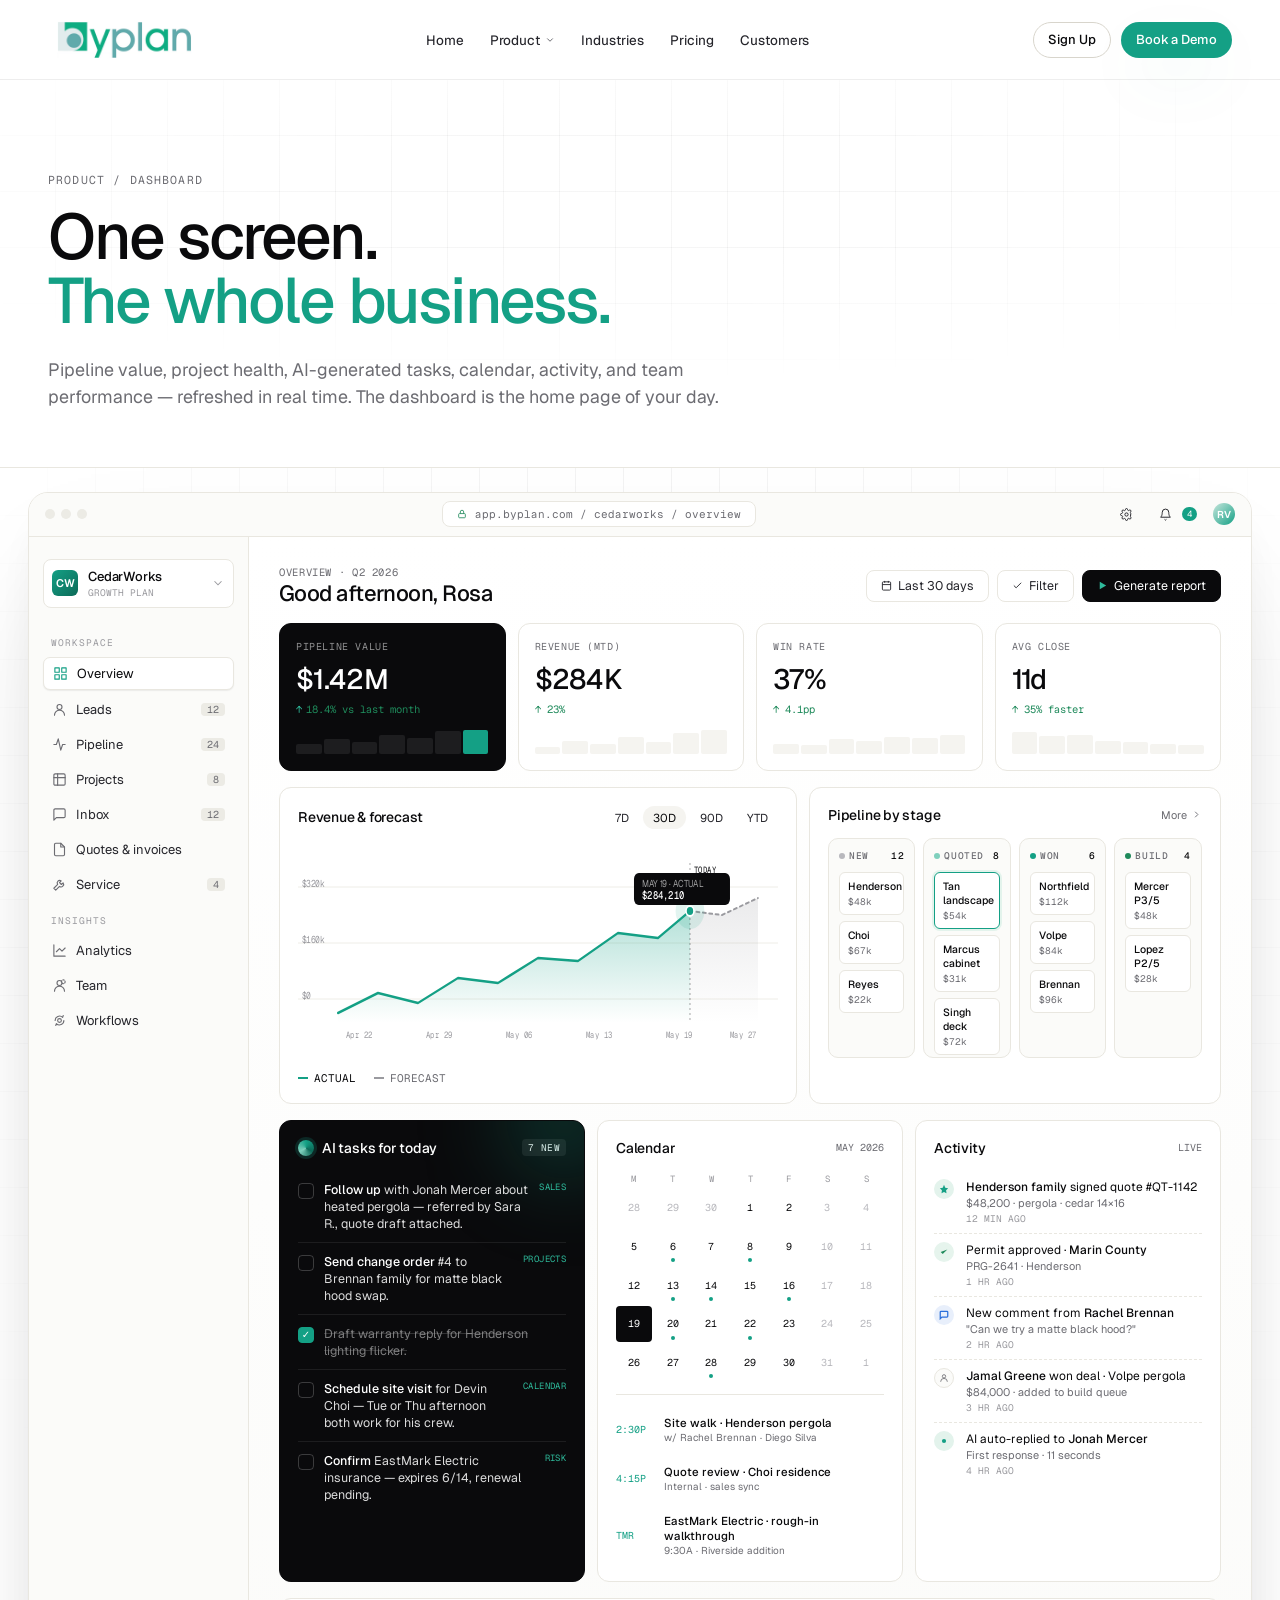
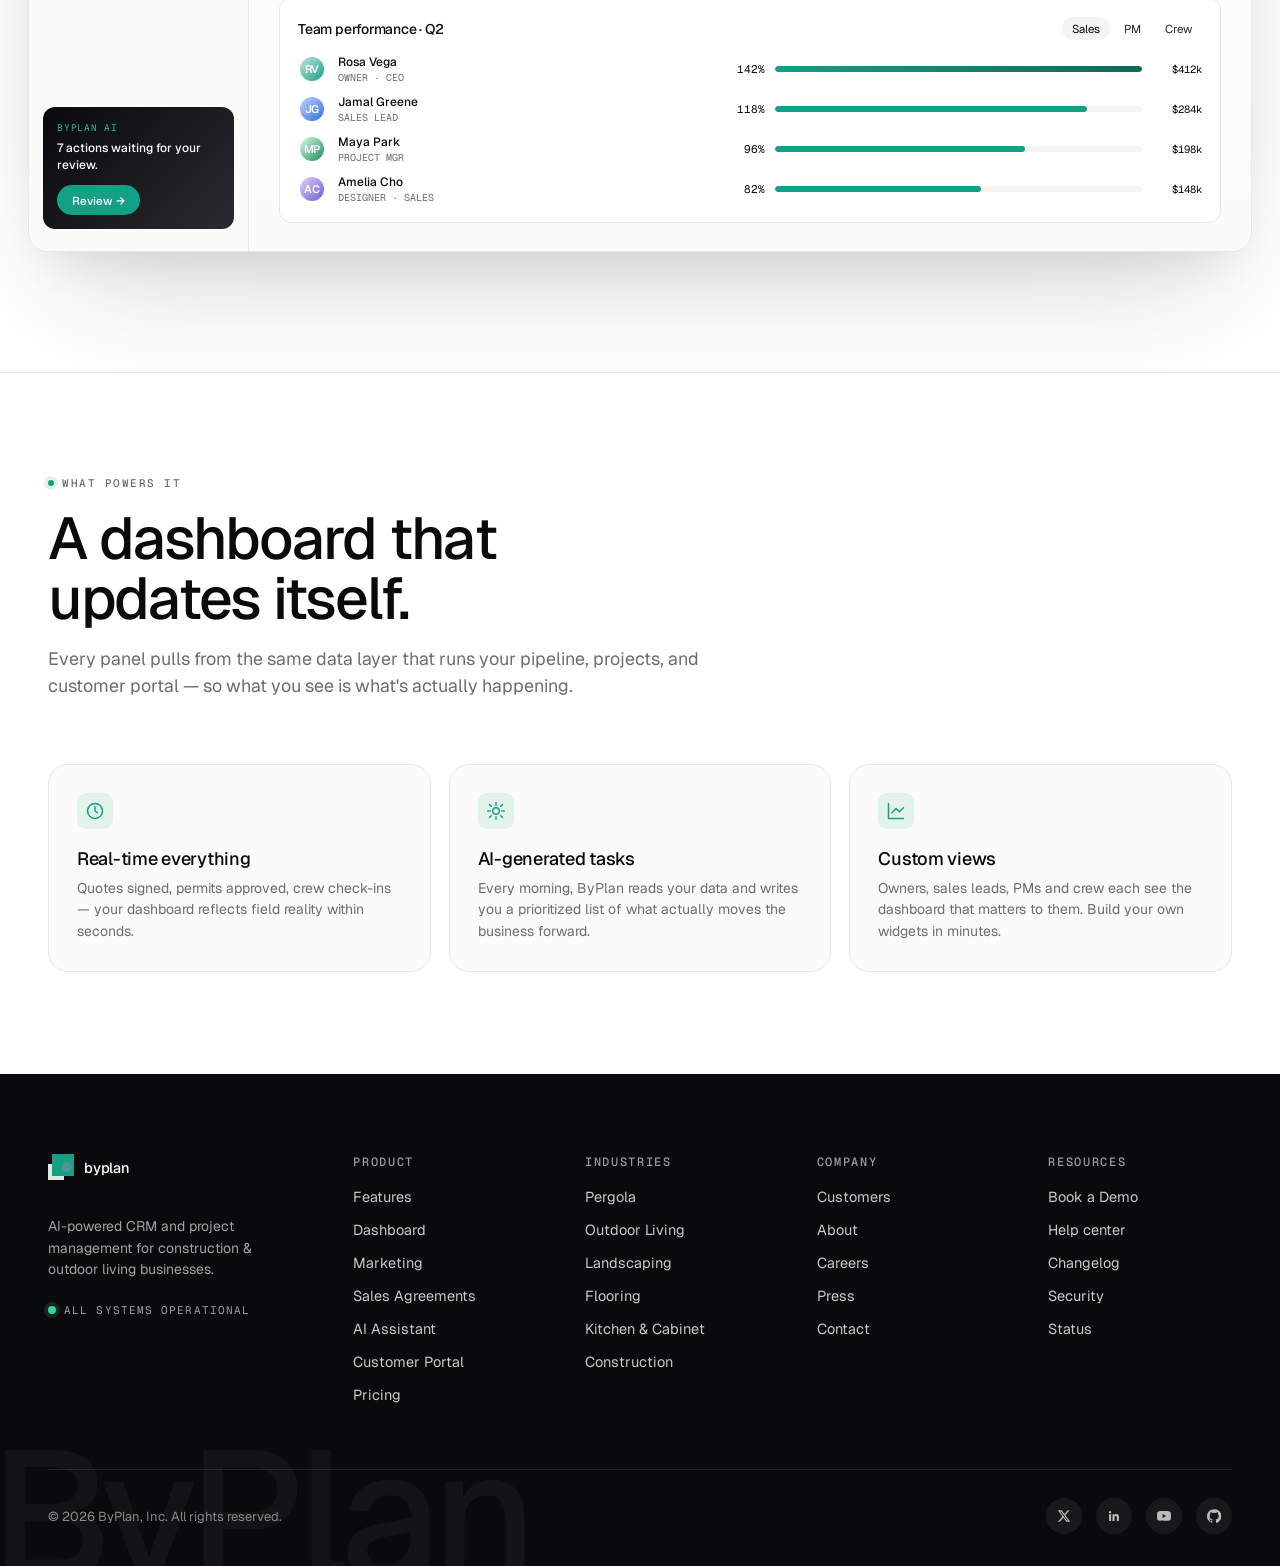
<file: dashboard.html>
<!doctype html>
<html lang="en">
<head> <link rel="icon" type="image/jpeg" href="/assets/byplan-fav-icon.jpeg">
<link rel="shortcut icon" type="image/jpeg" href="/assets/byplan-fav-icon.jpeg">
<meta charset="utf-8" />
<meta name="viewport" content="width=device-width, initial-scale=1" />
<title>Dashboard — ByPlan</title>
<link rel="preconnect" href="https://fonts.googleapis.com">
<link rel="preconnect" href="https://fonts.gstatic.com" crossorigin>
<link href="https://fonts.googleapis.com/css2?family=Geist:wght@300;400;500;600;700&family=Geist+Mono:wght@400;500&display=swap" rel="stylesheet">
<link rel="stylesheet" href="styles.css">
<style>
  .page-band h1 { font-size: clamp(40px, 5vw, 72px); letter-spacing: -0.035em; line-height: 1; margin-top: 6px; }
  .page-band .lead { margin-top: 24px; max-width: 56ch; }

  /* Premium dashboard showcase */
  .show-section {
    padding: 24px 0 120px;
    position: relative;
    overflow: hidden;
  }
  .show-section .grid-bg {
    background-image:
      linear-gradient(to right, rgba(15,15,20,0.06) 1px, transparent 1px),
      linear-gradient(to bottom, rgba(15,15,20,0.06) 1px, transparent 1px);
    background-size: 48px 48px;
    mask-image: radial-gradient(ellipse 80% 80% at 50% 30%, black 30%, transparent 75%);
  }

  /* Main hero dashboard */
  .dash {
    position: relative;
    background: var(--paper);
    border: 1px solid var(--line);
    border-radius: 20px;
    box-shadow:
      0 60px 120px -40px rgba(15,15,20,0.18),
      0 24px 48px -24px rgba(15,15,20,0.12);
    overflow: hidden;
    z-index: 2;
  }
  .dash-chrome {
    height: 44px;
    background: var(--paper-2);
    border-bottom: 1px solid var(--line);
    display: flex; align-items: center;
    padding: 0 16px;
    gap: 14px;
  }
  .dash-chrome .dots { display: flex; gap: 6px; }
  .dash-chrome .dots span { width: 10px; height: 10px; border-radius: 50%; background: var(--paper-4); }
  .dash-chrome .url {
    flex: 1; display: flex; justify-content: center;
  }
  .dash-chrome .url-pill {
    background: var(--paper); border: 1px solid var(--line);
    padding: 5px 14px; border-radius: 8px;
    font-family: var(--font-mono); font-size: 11px; color: var(--mute);
    display: inline-flex; align-items: center; gap: 8px;
  }
  .dash-chrome .url-pill .lock {
    width: 10px; height: 10px; color: var(--green);
  }
  .dash-chrome .right { display: flex; gap: 6px; }
  .dash-chrome .right .b {
    height: 26px; padding: 0 10px; border-radius: 6px;
    font-size: 11.5px; background: transparent; color: var(--ink-3);
    display: inline-flex; align-items: center; gap: 6px;
  }

  .dash-body {
    display: grid;
    grid-template-columns: 220px 1fr;
    min-height: 760px;
  }
  @media (max-width: 880px) {
    .dash-body { grid-template-columns: 1fr; min-height: 0; }
    .dash-side { display: none; }
  }
  .dash-side {
    background: var(--paper-2);
    border-right: 1px solid var(--line);
    padding: 22px 14px;
    display: flex; flex-direction: column; gap: 4px;
  }
  .dash-side .ws {
    display: flex; align-items: center; gap: 10px;
    padding: 8px 8px; border-radius: 8px;
    background: var(--paper);
    border: 1px solid var(--line);
    margin-bottom: 14px;
  }
  .dash-side .ws .lo {
    width: 26px; height: 26px; border-radius: 6px;
    background: linear-gradient(135deg, #14a085, #0c6a58);
    color: white; font-weight: 600;
    display: inline-flex; align-items: center; justify-content: center;
    font-size: 11px;
  }
  .dash-side .ws .nm { font-size: 13px; font-weight: 500; letter-spacing: -0.012em; }
  .dash-side .ws .pl { font-family: var(--font-mono); font-size: 9.5px; color: var(--mute-2); margin-top: 1px; }
  .dash-side .ws .ch { margin-left: auto; color: var(--mute-2); }

  .dash-side .grp {
    font-family: var(--font-mono); font-size: 9.5px;
    text-transform: uppercase; letter-spacing: 0.1em;
    color: var(--mute-2); padding: 10px 8px 4px;
  }
  .dash-side .lk {
    display: flex; align-items: center; gap: 9px;
    padding: 7px 9px; border-radius: 7px;
    font-size: 13px; color: var(--ink-3);
  }
  .dash-side .lk:hover { background: var(--paper); }
  .dash-side .lk .ic { width: 15px; height: 15px; color: var(--mute); }
  .dash-side .lk.act { background: var(--paper); color: var(--ink); border: 1px solid var(--line); box-shadow: var(--shadow-1); }
  .dash-side .lk.act .ic { color: var(--orange); }
  .dash-side .lk .ct {
    margin-left: auto;
    font-family: var(--font-mono); font-size: 10px;
    background: var(--paper-4); color: var(--mute);
    padding: 0 6px; border-radius: 4px;
  }
  .dash-side .lk.act .ct { background: var(--orange); color: white; }

  .dash-side .upgrade {
    margin-top: auto;
    padding: 14px;
    background: linear-gradient(135deg, var(--ink), #2a2a30);
    color: white;
    border-radius: 12px;
    font-size: 12px;
  }
  .dash-side .upgrade .lbl { font-family: var(--font-mono); font-size: 9.5px; letter-spacing: 0.08em; color: var(--orange-2); text-transform: uppercase; }
  .dash-side .upgrade .tx { font-weight: 500; margin-top: 6px; line-height: 1.4; }
  .dash-side .upgrade .btn {
    margin-top: 12px; background: var(--orange); color: white;
    height: 30px; padding: 0 14px; font-size: 11.5px;
    border-radius: 999px;
    display: inline-flex; align-items: center; gap: 6px;
  }

  .dash-main {
    padding: 28px 30px;
    display: flex; flex-direction: column; gap: 16px;
    background: linear-gradient(180deg, var(--paper) 0%, var(--paper-2) 100%);
  }

  .dash-top {
    display: flex; justify-content: space-between; align-items: center;
    flex-wrap: wrap; gap: 14px;
  }
  .dash-top h2 { font-size: 22px; letter-spacing: -0.025em; font-weight: 500; }
  .dash-top .crumbs {
    font-family: var(--font-mono); font-size: 10.5px;
    text-transform: uppercase; letter-spacing: 0.06em;
    color: var(--mute);
  }
  .dash-top .actions { display: flex; gap: 8px; }
  .dash-top .actions .b {
    height: 32px; padding: 0 14px; border-radius: 8px;
    font-size: 12.5px; background: var(--paper); color: var(--ink-3);
    display: inline-flex; align-items: center; gap: 6px;
    border: 1px solid var(--line);
  }
  .dash-top .actions .b.primary { background: var(--ink); color: white; border-color: var(--ink); }
  .dash-top .actions .b.primary svg { color: var(--orange-2); }

  /* KPI strip */
  .kpis {
    display: grid;
    grid-template-columns: repeat(4, 1fr);
    gap: 12px;
  }
  @media (max-width: 900px) { .kpis { grid-template-columns: 1fr 1fr; } }
  .kpi {
    background: var(--paper);
    border: 1px solid var(--line);
    border-radius: 12px;
    padding: 16px;
    position: relative;
    overflow: hidden;
  }
  .kpi.ink { background: var(--ink); color: white; border-color: var(--ink); }
  .kpi .lbl {
    font-family: var(--font-mono); font-size: 10px;
    text-transform: uppercase; letter-spacing: 0.06em;
    color: var(--mute);
  }
  .kpi.ink .lbl { color: rgba(255,255,255,.55); }
  .kpi .val {
    font-size: 28px; font-weight: 500; letter-spacing: -0.025em;
    margin-top: 8px;
  }
  .kpi .dlt {
    display: inline-flex; align-items: center; gap: 4px;
    font-family: var(--font-mono); font-size: 10.5px;
    color: var(--green);
    margin-top: 4px;
  }
  .kpi .dlt.neg { color: var(--red); }
  .kpi .micro {
    margin-top: 12px; display: flex; gap: 2px; height: 24px; align-items: flex-end;
  }
  .kpi .micro .b {
    flex: 1; background: var(--paper-3); border-radius: 2px;
  }
  .kpi.ink .micro .b { background: rgba(255,255,255,.08); }
  .kpi .micro .b.hot { background: var(--orange); }

  /* Main grid */
  .main-grid {
    display: grid;
    grid-template-columns: 1.4fr 1fr;
    gap: 12px;
  }
  @media (max-width: 1000px) { .main-grid { grid-template-columns: 1fr; } }
  .panel {
    background: var(--paper);
    border: 1px solid var(--line);
    border-radius: 12px;
    padding: 18px;
  }
  .panel-h {
    display: flex; justify-content: space-between; align-items: center;
    margin-bottom: 14px;
  }
  .panel-h h3 { font-size: 14px; font-weight: 500; letter-spacing: -0.015em; }
  .panel-h .tabs { display: flex; gap: 4px; }
  .panel-h .tabs .t {
    padding: 4px 10px; border-radius: 999px;
    font-size: 11.5px; color: var(--ink-3);
  }
  .panel-h .tabs .t.act { background: var(--paper-3); color: var(--ink); }
  .panel-h .more {
    color: var(--mute); font-size: 11px;
    display: inline-flex; align-items: center; gap: 4px;
  }

  /* Revenue chart */
  .rev-chart { height: 220px; }
  .rev-chart svg { width: 100%; height: 100%; }

  /* Pipeline column */
  .pipe {
    display: flex; gap: 8px; height: 220px;
  }
  .pipe .col {
    flex: 1;
    background: var(--paper-2); border: 1px solid var(--line);
    border-radius: 10px; padding: 10px;
    display: flex; flex-direction: column; gap: 6px;
    overflow: hidden;
  }
  .pipe .col h6 {
    font-family: var(--font-mono); font-size: 9.5px;
    color: var(--mute); margin-bottom: 4px;
    display: flex; justify-content: space-between;
    text-transform: uppercase; letter-spacing: 0.06em;
  }
  .pipe .col h6 .n { color: var(--ink); }
  .pipe .col h6 .dt { width: 6px; height: 6px; border-radius: 50%; background: var(--mute-3); display: inline-block; margin-right: 4px; }
  .pipe .col.warm h6 .dt { background: #7fd0bd; }
  .pipe .col.hot h6 .dt { background: var(--orange); }
  .pipe .col.won h6 .dt { background: var(--green); }
  .pipe .card-pp {
    background: var(--paper);
    border: 1px solid var(--line);
    border-radius: 6px;
    padding: 6px 8px;
    font-size: 10.5px;
  }
  .pipe .card-pp .t { font-weight: 500; }
  .pipe .card-pp .v { font-family: var(--font-mono); color: var(--mute); margin-top: 2px; font-size: 9.5px; }
  .pipe .card-pp.hot { border-color: var(--orange); box-shadow: 0 0 0 2px var(--orange-soft); }

  /* Schedule + activity */
  .lower-grid {
    display: grid;
    grid-template-columns: 1fr 1fr 1fr;
    gap: 12px;
  }
  @media (max-width: 1100px) { .lower-grid { grid-template-columns: 1fr 1fr; } }
  @media (max-width: 760px) { .lower-grid { grid-template-columns: 1fr; } }

  /* Calendar */
  .cal { font-size: 11px; }
  .cal .month { display: flex; justify-content: space-between; align-items: center; margin-bottom: 10px; }
  .cal .month .m { font-weight: 500; }
  .cal .grid {
    display: grid; grid-template-columns: repeat(7, 1fr); gap: 3px;
    font-family: var(--font-mono); text-align: center;
    font-size: 10px;
  }
  .cal .grid .h { color: var(--mute-2); font-size: 9px; padding: 2px 0; }
  .cal .grid .d {
    aspect-ratio: 1;
    display: flex; align-items: center; justify-content: center;
    border-radius: 4px;
  }
  .cal .grid .d.muted { color: var(--mute-3); }
  .cal .grid .d.today { background: var(--ink); color: white; }
  .cal .grid .d.evt { position: relative; }
  .cal .grid .d.evt::after {
    content: ""; position: absolute; left: 50%; bottom: 2px;
    width: 4px; height: 4px; border-radius: 50%; background: var(--orange);
    transform: translateX(-50%);
  }
  .cal .upc {
    margin-top: 14px; padding-top: 14px;
    border-top: 1px solid var(--line);
    display: flex; flex-direction: column; gap: 8px;
  }
  .cal .upc .ev {
    display: grid; grid-template-columns: 38px 1fr;
    gap: 10px; padding: 6px 0; align-items: center;
  }
  .cal .upc .ev .tm {
    font-family: var(--font-mono); font-size: 10px;
    color: var(--orange);
  }
  .cal .upc .ev .ti { font-size: 11.5px; font-weight: 500; }
  .cal .upc .ev .sb { font-size: 10px; color: var(--mute); margin-top: 1px; }

  /* AI tasks panel */
  .ai-tasks {
    background: var(--ink); color: white; border-color: var(--ink);
    position: relative; overflow: hidden;
  }
  .ai-tasks::before {
    content: ""; position: absolute; width: 200px; height: 200px;
    top: -100px; right: -80px;
    background: radial-gradient(circle, rgba(20,160,133,0.4), transparent 60%);
    filter: blur(40px);
    pointer-events: none;
  }
  .ai-tasks .panel-h h3 { color: white; display: flex; align-items: center; gap: 8px; }
  .ai-tasks .orb {
    width: 16px; height: 16px; border-radius: 50%;
    background: conic-gradient(from 0deg, #14a085, #0c6a58, #7fd0bd, #14a085);
    box-shadow: 0 0 0 3px rgba(20,160,133,.2);
  }
  .ai-tasks .badge { background: rgba(255,255,255,.08); color: white; font-family: var(--font-mono); font-size: 9.5px; padding: 2px 6px; border-radius: 4px; letter-spacing: 0.04em; }
  .ai-tasks .task {
    display: flex; gap: 10px; padding: 10px 0;
    border-bottom: 1px solid rgba(255,255,255,.08);
    font-size: 12.5px;
    align-items: flex-start;
    color: rgba(255,255,255,.85);
    position: relative; z-index: 1;
  }
  .ai-tasks .task:last-child { border-bottom: none; }
  .ai-tasks .task .chk {
    width: 16px; height: 16px; border-radius: 4px;
    border: 1.5px solid rgba(255,255,255,.2);
    flex-shrink: 0; margin-top: 2px;
  }
  .ai-tasks .task .chk.done {
    background: var(--orange); border-color: var(--orange);
  }
  .ai-tasks .task .chk.done::after {
    content: "✓"; color: white; font-size: 10px; display: block; line-height: 14px; text-align: center;
  }
  .ai-tasks .task strong { font-weight: 500; color: white; }
  .ai-tasks .task .tag-mini {
    margin-left: auto;
    font-family: var(--font-mono); font-size: 9px;
    color: var(--orange-2); letter-spacing: 0.04em;
    text-transform: uppercase;
    align-self: flex-start;
  }

  /* Activity timeline */
  .activity { font-size: 12px; }
  .activity .row {
    display: grid; grid-template-columns: 22px 1fr;
    gap: 10px;
    padding: 8px 0;
    border-bottom: 1px dashed var(--line);
    align-items: flex-start;
  }
  .activity .row:last-child { border-bottom: none; }
  .activity .row .ic {
    width: 20px; height: 20px; border-radius: 50%;
    background: var(--paper-2); border: 1px solid var(--line);
    display: inline-flex; align-items: center; justify-content: center;
    color: var(--mute); flex-shrink: 0;
  }
  .activity .row .ic.orange { background: var(--orange-soft); color: var(--orange); border-color: transparent; }
  .activity .row .ic.green { background: var(--green-soft); color: var(--green); border-color: transparent; }
  .activity .row .ic.blue { background: var(--blue-soft); color: var(--blue); border-color: transparent; }
  .activity .row .nm { font-weight: 500; }
  .activity .row .sub { color: var(--mute); margin-top: 1px; font-size: 11px; }
  .activity .row .tm {
    font-family: var(--font-mono); font-size: 9.5px;
    color: var(--mute-2); margin-top: 2px;
  }

  /* Team performance */
  .team-perf { display: flex; flex-direction: column; gap: 10px; }
  .team-perf .row {
    display: grid; grid-template-columns: 30px 1fr 50px 1fr 50px;
    align-items: center; gap: 10px;
    font-size: 12px;
  }
  .team-perf .row .nm { font-weight: 500; }
  .team-perf .row .sb { font-size: 10px; color: var(--mute); margin-top: 1px; font-family: var(--font-mono); }
  .team-perf .row .pct { font-family: var(--font-mono); font-size: 11px; text-align: right; }
  .team-perf .row .bar {
    height: 6px; background: var(--paper-3); border-radius: 3px; overflow: hidden;
  }
  .team-perf .row .bar .fl { height: 100%; background: var(--orange); border-radius: 3px; }
  .team-perf .row .qt {
    font-family: var(--font-mono); font-size: 10.5px;
    color: var(--ink); text-align: right;
  }

  /* Notification badge in chrome top right */
  .dash-chrome .right .b .badge-n {
    background: var(--orange); color: white;
    font-family: var(--font-mono); font-size: 9px;
    padding: 0 5px; border-radius: 999px;
    height: 14px; line-height: 14px;
    margin-left: 4px;
  }

  /* Bottom showcase */
  .below-band {
    padding: clamp(72px, 8vw, 112px) 0;
    border-top: 1px solid var(--line);
  }
  .below-band .grid-3 {
    display: grid; grid-template-columns: repeat(3, 1fr); gap: 18px;
    margin-top: 48px;
  }
  @media (max-width: 880px) { .below-band .grid-3 { grid-template-columns: 1fr; } }
  .below-band .feat {
    background: var(--paper-2);
    border: 1px solid var(--line);
    border-radius: var(--r-4);
    padding: 28px;
  }
  .below-band .feat .ic {
    width: 36px; height: 36px; border-radius: 9px;
    background: var(--orange-soft); color: var(--orange);
    display: inline-flex; align-items: center; justify-content: center;
    margin-bottom: 18px;
  }
  .below-band .feat h4 { font-size: 18px; font-weight: 500; letter-spacing: -0.015em; }
  .below-band .feat p { font-size: 14px; color: var(--mute); margin-top: 8px; line-height: 1.55; }
</style>
</head>
<body>

<!-- PAGE BAND -->
<div class="page-band" data-screen-label="00 Intro">
  <div class="grid-bg"></div>
  <div class="container" style="position: relative; z-index: 2;">
    <div class="crumbs">Product / Dashboard</div>
    <h1 class="reveal">One screen.<br><span class="accent">The whole business.</span></h1>
    <p class="lead reveal" style="--reveal-delay: 80ms;">Pipeline value, project health, AI-generated tasks, calendar, activity, and team performance — refreshed in real time. The dashboard is the home page of your day.</p>
  </div>
</div>

<!-- SHOWCASE -->
<section class="show-section" data-screen-label="01 Dashboard">
  <div class="grid-bg"></div>
  <div class="container-wide" style="position: relative; z-index: 2;">

    <div class="dash reveal">
      <div class="dash-chrome">
        <div class="dots"><span></span><span></span><span></span></div>
        <div class="url">
          <div class="url-pill">
            <svg class="lock" viewBox="0 0 24 24" fill="none" stroke="currentColor" stroke-width="2"><rect x="4" y="11" width="16" height="10" rx="2"/><path d="M8 11V7a4 4 0 0 1 8 0v4"/></svg>
            app.byplan.com / cedarworks / overview
          </div>
        </div>
        <div class="right">
          <div class="b">
            <svg width="13" height="13" viewBox="0 0 24 24" fill="none" stroke="currentColor" stroke-width="1.8"><circle cx="12" cy="12" r="3"/><path d="M19.4 15a1.65 1.65 0 0 0 .33 1.82l.06.06a2 2 0 1 1-2.83 2.83l-.06-.06a1.65 1.65 0 0 0-1.82-.33 1.65 1.65 0 0 0-1 1.51V21a2 2 0 1 1-4 0v-.09A1.65 1.65 0 0 0 9 19.4a1.65 1.65 0 0 0-1.82.33l-.06.06a2 2 0 1 1-2.83-2.83l.06-.06a1.65 1.65 0 0 0 .33-1.82 1.65 1.65 0 0 0-1.51-1H3a2 2 0 1 1 0-4h.09A1.65 1.65 0 0 0 4.6 9a1.65 1.65 0 0 0-.33-1.82l-.06-.06a2 2 0 1 1 2.83-2.83l.06.06a1.65 1.65 0 0 0 1.82.33H9a1.65 1.65 0 0 0 1-1.51V3a2 2 0 1 1 4 0v.09a1.65 1.65 0 0 0 1 1.51 1.65 1.65 0 0 0 1.82-.33l.06-.06a2 2 0 1 1 2.83 2.83l-.06.06a1.65 1.65 0 0 0-.33 1.82V9c.36.31.6.78.6 1.29z"/></svg>
          </div>
          <div class="b">
            <svg width="13" height="13" viewBox="0 0 24 24" fill="none" stroke="currentColor" stroke-width="1.8"><path d="M18 8A6 6 0 0 0 6 8c0 7-3 9-3 9h18s-3-2-3-9"/><path d="M13.7 21a2 2 0 0 1-3.4 0"/></svg>
            <span class="badge-n">4</span>
          </div>
          <div class="b" style="padding: 0;">
            <span class="avatar" style="width:22px;height:22px;font-size:10px;border-width:0;">RV</span>
          </div>
        </div>
      </div>

      <div class="dash-body">
        <!-- SIDEBAR -->
        <aside class="dash-side">
          <div class="ws">
            <span class="lo">CW</span>
            <div>
              <div class="nm">CedarWorks</div>
              <div class="pl">GROWTH PLAN</div>
            </div>
            <svg class="ch" width="14" height="14" viewBox="0 0 24 24" fill="none" stroke="currentColor" stroke-width="1.8"><polyline points="6 9 12 15 18 9"/></svg>
          </div>

          <div class="grp">Workspace</div>
          <div class="lk act">
            <svg class="ic" viewBox="0 0 24 24" fill="none" stroke="currentColor" stroke-width="1.8" stroke-linecap="round" stroke-linejoin="round"><rect x="3" y="3" width="7" height="7"/><rect x="14" y="3" width="7" height="7"/><rect x="3" y="14" width="7" height="7"/><rect x="14" y="14" width="7" height="7"/></svg>
            Overview
          </div>
          <div class="lk">
            <svg class="ic" viewBox="0 0 24 24" fill="none" stroke="currentColor" stroke-width="1.8" stroke-linecap="round" stroke-linejoin="round"><circle cx="12" cy="8" r="4"/><path d="M4 21a8 8 0 0 1 16 0"/></svg>
            Leads <span class="ct">12</span>
          </div>
          <div class="lk">
            <svg class="ic" viewBox="0 0 24 24" fill="none" stroke="currentColor" stroke-width="1.8" stroke-linecap="round" stroke-linejoin="round"><path d="M3 12h4l3-9 4 18 3-9h4"/></svg>
            Pipeline <span class="ct">24</span>
          </div>
          <div class="lk">
            <svg class="ic" viewBox="0 0 24 24" fill="none" stroke="currentColor" stroke-width="1.8" stroke-linecap="round" stroke-linejoin="round"><rect x="3" y="3" width="18" height="18" rx="2"/><path d="M9 3v18M3 9h18"/></svg>
            Projects <span class="ct">8</span>
          </div>
          <div class="lk">
            <svg class="ic" viewBox="0 0 24 24" fill="none" stroke="currentColor" stroke-width="1.8" stroke-linecap="round" stroke-linejoin="round"><path d="M21 15a2 2 0 0 1-2 2H7l-4 4V5a2 2 0 0 1 2-2h14a2 2 0 0 1 2 2z"/></svg>
            Inbox <span class="ct">12</span>
          </div>
          <div class="lk">
            <svg class="ic" viewBox="0 0 24 24" fill="none" stroke="currentColor" stroke-width="1.8" stroke-linecap="round" stroke-linejoin="round"><path d="M14 2H6a2 2 0 0 0-2 2v16a2 2 0 0 0 2 2h12a2 2 0 0 0 2-2V8z"/><path d="M14 2v6h6"/></svg>
            Quotes &amp; invoices
          </div>
          <div class="lk">
            <svg class="ic" viewBox="0 0 24 24" fill="none" stroke="currentColor" stroke-width="1.8" stroke-linecap="round" stroke-linejoin="round"><path d="M14.7 6.3a4 4 0 0 0-5.6 5.6L3 18l3 3 6-6 .1.1a4 4 0 0 0 5.6-5.6L15 12l-3-3z"/></svg>
            Service <span class="ct">4</span>
          </div>

          <div class="grp">Insights</div>
          <div class="lk">
            <svg class="ic" viewBox="0 0 24 24" fill="none" stroke="currentColor" stroke-width="1.8" stroke-linecap="round" stroke-linejoin="round"><path d="M3 3v18h18"/><polyline points="7 14 12 9 16 13 21 8"/></svg>
            Analytics
          </div>
          <div class="lk">
            <svg class="ic" viewBox="0 0 24 24" fill="none" stroke="currentColor" stroke-width="1.8" stroke-linecap="round" stroke-linejoin="round"><circle cx="12" cy="8" r="4"/><path d="M4 21a8 8 0 0 1 16 0"/><circle cx="18" cy="6" r="3" stroke-dasharray="2 2"/></svg>
            Team
          </div>
          <div class="lk">
            <svg class="ic" viewBox="0 0 24 24" fill="none" stroke="currentColor" stroke-width="1.8" stroke-linecap="round" stroke-linejoin="round"><circle cx="12" cy="12" r="3"/><path d="M19 12a7 7 0 0 1-12 5l-1 3M5 12a7 7 0 0 1 12-5l1-3"/></svg>
            Workflows
          </div>

          <div class="upgrade">
            <div class="lbl">BYPLAN AI</div>
            <div class="tx">7 actions waiting for your review.</div>
            <a class="btn" href="ai.html">
              Review →
            </a>
          </div>
        </aside>

        <!-- MAIN -->
        <main class="dash-main">
          <div class="dash-top">
            <div>
              <div class="crumbs">Overview · Q2 2026</div>
              <h2>Good afternoon, Rosa</h2>
            </div>
            <div class="actions">
              <div class="b">
                <svg width="11" height="11" viewBox="0 0 24 24" fill="none" stroke="currentColor" stroke-width="2"><rect x="3" y="4" width="18" height="18" rx="2"/><line x1="16" y1="2" x2="16" y2="6"/><line x1="8" y1="2" x2="8" y2="6"/><line x1="3" y1="10" x2="21" y2="10"/></svg>
                Last 30 days
              </div>
              <div class="b">
                <svg width="11" height="11" viewBox="0 0 24 24" fill="none" stroke="currentColor" stroke-width="2"><polyline points="20 6 9 17 4 12"/></svg>
                Filter
              </div>
              <div class="b primary">
                <svg width="11" height="11" viewBox="0 0 24 24" fill="currentColor"><polygon points="6,4 20,12 6,20"/></svg>
                Generate report
              </div>
            </div>
          </div>

          <!-- KPI strip -->
          <div class="kpis">
            <div class="kpi ink">
              <div class="lbl">PIPELINE VALUE</div>
              <div class="val">$1.42M</div>
              <div class="dlt"><span style="color:var(--orange-2);">↑</span> 18.4% vs last month</div>
              <div class="micro">
                <span class="b" style="height: 40%"></span>
                <span class="b" style="height: 60%"></span>
                <span class="b" style="height: 50%"></span>
                <span class="b" style="height: 80%"></span>
                <span class="b" style="height: 65%"></span>
                <span class="b" style="height: 95%"></span>
                <span class="b hot" style="height: 100%"></span>
              </div>
            </div>
            <div class="kpi">
              <div class="lbl">REVENUE (MTD)</div>
              <div class="val">$284K</div>
              <div class="dlt">↑ 23%</div>
              <div class="micro">
                <span class="b" style="height: 30%"></span>
                <span class="b" style="height: 55%"></span>
                <span class="b" style="height: 40%"></span>
                <span class="b" style="height: 70%"></span>
                <span class="b" style="height: 50%"></span>
                <span class="b" style="height: 85%"></span>
                <span class="b" style="height: 100%"></span>
              </div>
            </div>
            <div class="kpi">
              <div class="lbl">WIN RATE</div>
              <div class="val">37%</div>
              <div class="dlt">↑ 4.1pp</div>
              <div class="micro">
                <span class="b" style="height: 40%"></span>
                <span class="b" style="height: 35%"></span>
                <span class="b" style="height: 60%"></span>
                <span class="b" style="height: 55%"></span>
                <span class="b" style="height: 70%"></span>
                <span class="b" style="height: 65%"></span>
                <span class="b" style="height: 80%"></span>
              </div>
            </div>
            <div class="kpi">
              <div class="lbl">AVG CLOSE</div>
              <div class="val">11d</div>
              <div class="dlt">↑ 35% faster</div>
              <div class="micro">
                <span class="b" style="height: 90%"></span>
                <span class="b" style="height: 75%"></span>
                <span class="b" style="height: 80%"></span>
                <span class="b" style="height: 55%"></span>
                <span class="b" style="height: 50%"></span>
                <span class="b" style="height: 40%"></span>
                <span class="b" style="height: 35%"></span>
              </div>
            </div>
          </div>

          <!-- Main: Revenue chart + Pipeline -->
          <div class="main-grid">
            <div class="panel">
              <div class="panel-h">
                <h3>Revenue &amp; forecast</h3>
                <div class="tabs">
                  <span class="t">7D</span>
                  <span class="t act">30D</span>
                  <span class="t">90D</span>
                  <span class="t">YTD</span>
                </div>
              </div>
              <div class="rev-chart">
                <svg viewBox="0 0 600 220" preserveAspectRatio="none">
                  <defs>
                    <linearGradient id="revArea" x1="0" y1="0" x2="0" y2="1">
                      <stop offset="0" stop-color="#14a085" stop-opacity="0.32"/>
                      <stop offset="1" stop-color="#14a085" stop-opacity="0"/>
                    </linearGradient>
                    <linearGradient id="forecast" x1="0" y1="0" x2="0" y2="1">
                      <stop offset="0" stop-color="#9a9a9f" stop-opacity="0.2"/>
                      <stop offset="1" stop-color="#9a9a9f" stop-opacity="0"/>
                    </linearGradient>
                  </defs>
                  <!-- Grid lines -->
                  <g stroke="#ecebe5" stroke-width="1">
                    <line x1="0" y1="44" x2="600" y2="44"/>
                    <line x1="0" y1="100" x2="600" y2="100"/>
                    <line x1="0" y1="156" x2="600" y2="156"/>
                  </g>
                  <!-- Y axis labels -->
                  <g font-family="Geist Mono" font-size="10" fill="#9a9a9f">
                    <text x="5" y="44">$320k</text>
                    <text x="5" y="100">$160k</text>
                    <text x="5" y="156">$0</text>
                  </g>
                  <!-- X axis labels -->
                  <g font-family="Geist Mono" font-size="9" fill="#9a9a9f">
                    <text x="60" y="195">Apr 22</text>
                    <text x="160" y="195">Apr 29</text>
                    <text x="260" y="195">May 06</text>
                    <text x="360" y="195">May 13</text>
                    <text x="460" y="195">May 19</text>
                    <text x="540" y="195">May 27</text>
                  </g>
                  <!-- Actual area -->
                  <path d="M50,170 L100,150 L150,160 L200,135 L250,140 L300,115 L350,118 L400,90 L450,95 L490,68 L490,180 L50,180 Z" fill="url(#revArea)"/>
                  <!-- Forecast area -->
                  <path d="M490,68 L530,72 L575,55 L575,180 L490,180 Z" fill="url(#forecast)"/>
                  <!-- Actual line -->
                  <path d="M50,170 L100,150 L150,160 L200,135 L250,140 L300,115 L350,118 L400,90 L450,95 L490,68" fill="none" stroke="#14a085" stroke-width="2.5" stroke-linejoin="round" stroke-linecap="round"/>
                  <!-- Forecast dashed -->
                  <path d="M490,68 L530,72 L575,55" fill="none" stroke="#9a9a9f" stroke-width="2" stroke-dasharray="4 4" stroke-linejoin="round" stroke-linecap="round"/>
                  <!-- Vertical "today" line -->
                  <line x1="490" y1="20" x2="490" y2="178" stroke="#0a0a0c" stroke-width="1" stroke-dasharray="2 3" opacity="0.4"/>
                  <text x="495" y="30" font-family="Geist Mono" font-size="9" fill="#0a0a0c">TODAY</text>
                  <!-- Current dot -->
                  <circle cx="490" cy="68" r="18" fill="#14a085" opacity="0.12"/>
                  <circle cx="490" cy="68" r="5" fill="#14a085" stroke="white" stroke-width="2"/>
                  <!-- Tooltip -->
                  <g transform="translate(420,30)">
                    <rect x="0" y="0" width="120" height="32" rx="6" fill="#0a0a0c"/>
                    <text x="10" y="14" font-family="Geist" font-size="10" fill="rgba(255,255,255,.6)">MAY 19 · ACTUAL</text>
                    <text x="10" y="26" font-family="Geist Mono" font-size="11" fill="white" font-weight="500">$284,210</text>
                  </g>
                </svg>
              </div>
              <div style="display:flex; gap: 18px; margin-top: 8px; font-family: var(--font-mono); font-size: 11px;">
                <span style="display:inline-flex; align-items:center; gap:6px;"><span style="width:10px;height:2px;background:#14a085;"></span> ACTUAL</span>
                <span style="display:inline-flex; align-items:center; gap:6px; color:var(--mute);"><span style="width:10px;border-top:2px dashed #9a9a9f;"></span> FORECAST</span>
              </div>
            </div>

            <div class="panel">
              <div class="panel-h">
                <h3>Pipeline by stage</h3>
                <span class="more">More <svg width="11" height="11" viewBox="0 0 24 24" fill="none" stroke="currentColor" stroke-width="2"><polyline points="9 18 15 12 9 6"/></svg></span>
              </div>
              <div class="pipe">
                <div class="col">
                  <h6><span><span class="dt"></span>NEW</span><span class="n">12</span></h6>
                  <div class="card-pp"><div class="t">Henderson</div><div class="v">$48k</div></div>
                  <div class="card-pp"><div class="t">Choi</div><div class="v">$67k</div></div>
                  <div class="card-pp"><div class="t">Reyes</div><div class="v">$22k</div></div>
                </div>
                <div class="col warm">
                  <h6><span><span class="dt"></span>QUOTED</span><span class="n">8</span></h6>
                  <div class="card-pp hot"><div class="t">Tan landscape</div><div class="v">$54k</div></div>
                  <div class="card-pp"><div class="t">Marcus cabinet</div><div class="v">$31k</div></div>
                  <div class="card-pp"><div class="t">Singh deck</div><div class="v">$72k</div></div>
                </div>
                <div class="col hot">
                  <h6><span><span class="dt"></span>WON</span><span class="n">6</span></h6>
                  <div class="card-pp"><div class="t">Northfield</div><div class="v">$112k</div></div>
                  <div class="card-pp"><div class="t">Volpe</div><div class="v">$84k</div></div>
                  <div class="card-pp"><div class="t">Brennan</div><div class="v">$96k</div></div>
                </div>
                <div class="col won">
                  <h6><span><span class="dt"></span>BUILD</span><span class="n">4</span></h6>
                  <div class="card-pp"><div class="t">Mercer P3/5</div><div class="v">$48k</div></div>
                  <div class="card-pp"><div class="t">Lopez P2/5</div><div class="v">$28k</div></div>
                </div>
              </div>
            </div>
          </div>

          <!-- Lower: AI tasks + Calendar + Activity -->
          <div class="lower-grid">
            <div class="panel ai-tasks">
              <div class="panel-h">
                <h3><span class="orb"></span>AI tasks for today</h3>
                <span class="badge">7 NEW</span>
              </div>
              <div class="task">
                <span class="chk"></span>
                <span><strong>Follow up</strong> with Jonah Mercer about heated pergola — referred by Sara R., quote draft attached.</span>
                <span class="tag-mini">SALES</span>
              </div>
              <div class="task">
                <span class="chk"></span>
                <span><strong>Send change order</strong> #4 to Brennan family for matte black hood swap.</span>
                <span class="tag-mini">PROJECTS</span>
              </div>
              <div class="task">
                <span class="chk done"></span>
                <span style="opacity: 0.55; text-decoration: line-through; text-decoration-color: rgba(255,255,255,.3);">Draft warranty reply for Henderson lighting flicker.</span>
              </div>
              <div class="task">
                <span class="chk"></span>
                <span><strong>Schedule site visit</strong> for Devin Choi — Tue or Thu afternoon both work for his crew.</span>
                <span class="tag-mini">CALENDAR</span>
              </div>
              <div class="task">
                <span class="chk"></span>
                <span><strong>Confirm</strong> EastMark Electric insurance — expires 6/14, renewal pending.</span>
                <span class="tag-mini">RISK</span>
              </div>
            </div>

            <div class="panel">
              <div class="panel-h">
                <h3>Calendar</h3>
                <span class="more" style="font-family: var(--font-mono); font-size: 10px;">MAY 2026</span>
              </div>
              <div class="cal">
                <div class="grid">
                  <span class="h">M</span><span class="h">T</span><span class="h">W</span><span class="h">T</span><span class="h">F</span><span class="h">S</span><span class="h">S</span>
                  <span class="d muted">28</span><span class="d muted">29</span><span class="d muted">30</span><span class="d">1</span><span class="d">2</span><span class="d muted">3</span><span class="d muted">4</span>
                  <span class="d">5</span><span class="d evt">6</span><span class="d">7</span><span class="d evt">8</span><span class="d">9</span><span class="d muted">10</span><span class="d muted">11</span>
                  <span class="d">12</span><span class="d evt">13</span><span class="d evt">14</span><span class="d">15</span><span class="d evt">16</span><span class="d muted">17</span><span class="d muted">18</span>
                  <span class="d today">19</span><span class="d evt">20</span><span class="d">21</span><span class="d evt">22</span><span class="d">23</span><span class="d muted">24</span><span class="d muted">25</span>
                  <span class="d">26</span><span class="d">27</span><span class="d evt">28</span><span class="d">29</span><span class="d">30</span><span class="d muted">31</span><span class="d muted">1</span>
                </div>
                <div class="upc">
                  <div class="ev">
                    <span class="tm">2:30P</span>
                    <div><div class="ti">Site walk · Henderson pergola</div><div class="sb">w/ Rachel Brennan · Diego Silva</div></div>
                  </div>
                  <div class="ev">
                    <span class="tm">4:15P</span>
                    <div><div class="ti">Quote review · Choi residence</div><div class="sb">Internal · sales sync</div></div>
                  </div>
                  <div class="ev">
                    <span class="tm">TMR</span>
                    <div><div class="ti">EastMark Electric · rough-in walkthrough</div><div class="sb">9:30A · Riverside addition</div></div>
                  </div>
                </div>
              </div>
            </div>

            <div class="panel">
              <div class="panel-h">
                <h3>Activity</h3>
                <span class="more" style="font-family: var(--font-mono); font-size: 10px;">LIVE</span>
              </div>
              <div class="activity">
                <div class="row">
                  <span class="ic orange"><svg width="10" height="10" viewBox="0 0 24 24" fill="currentColor"><path d="M12 2l3 7 7 1-5 5 1 7-6-3-6 3 1-7-5-5 7-1z"/></svg></span>
                  <div>
                    <div><span class="nm">Henderson family</span> signed quote #QT-1142</div>
                    <div class="sub">$48,200 · pergola · cedar 14×16</div>
                    <div class="tm">12 MIN AGO</div>
                  </div>
                </div>
                <div class="row">
                  <span class="ic green"><svg width="10" height="10" viewBox="0 0 24 24" fill="currentColor"><path d="M20 6L9 17l-5-5"/></svg></span>
                  <div>
                    <div>Permit approved · <span class="nm">Marin County</span></div>
                    <div class="sub">PRG-2641 · Henderson</div>
                    <div class="tm">1 HR AGO</div>
                  </div>
                </div>
                <div class="row">
                  <span class="ic blue"><svg width="10" height="10" viewBox="0 0 24 24" fill="none" stroke="currentColor" stroke-width="3"><path d="M21 15a2 2 0 0 1-2 2H7l-4 4V5a2 2 0 0 1 2-2h14a2 2 0 0 1 2 2z"/></svg></span>
                  <div>
                    <div>New comment from <span class="nm">Rachel Brennan</span></div>
                    <div class="sub">"Can we try a matte black hood?"</div>
                    <div class="tm">2 HR AGO</div>
                  </div>
                </div>
                <div class="row">
                  <span class="ic"><svg width="10" height="10" viewBox="0 0 24 24" fill="none" stroke="currentColor" stroke-width="2"><circle cx="12" cy="8" r="4"/><path d="M4 21a8 8 0 0 1 16 0"/></svg></span>
                  <div>
                    <div><span class="nm">Jamal Greene</span> won deal · Volpe pergola</div>
                    <div class="sub">$84,000 · added to build queue</div>
                    <div class="tm">3 HR AGO</div>
                  </div>
                </div>
                <div class="row">
                  <span class="ic orange"><svg width="10" height="10" viewBox="0 0 24 24" fill="currentColor"><circle cx="12" cy="12" r="5"/></svg></span>
                  <div>
                    <div>AI auto-replied to <span class="nm">Jonah Mercer</span></div>
                    <div class="sub">First response · 11 seconds</div>
                    <div class="tm">4 HR AGO</div>
                  </div>
                </div>
              </div>
            </div>
          </div>

          <!-- Team performance -->
          <div class="panel">
            <div class="panel-h">
              <h3>Team performance · Q2</h3>
              <div class="tabs">
                <span class="t act">Sales</span>
                <span class="t">PM</span>
                <span class="t">Crew</span>
              </div>
            </div>
            <div class="team-perf">
              <div class="row">
                <span class="avatar" style="margin: 0;">RV</span>
                <div><div class="nm">Rosa Vega</div><div class="sb">OWNER · CEO</div></div>
                <span class="pct">142%</span>
                <div class="bar"><div class="fl" style="width: 100%; background: linear-gradient(90deg, var(--orange), #0c6a58);"></div></div>
                <span class="qt">$412k</span>
              </div>
              <div class="row">
                <span class="avatar b2" style="margin: 0;">JG</span>
                <div><div class="nm">Jamal Greene</div><div class="sb">SALES LEAD</div></div>
                <span class="pct">118%</span>
                <div class="bar"><div class="fl" style="width: 85%;"></div></div>
                <span class="qt">$284k</span>
              </div>
              <div class="row">
                <span class="avatar b4" style="margin: 0;">MP</span>
                <div><div class="nm">Maya Park</div><div class="sb">PROJECT MGR</div></div>
                <span class="pct">96%</span>
                <div class="bar"><div class="fl" style="width: 68%;"></div></div>
                <span class="qt">$198k</span>
              </div>
              <div class="row">
                <span class="avatar b5" style="margin: 0;">AC</span>
                <div><div class="nm">Amelia Cho</div><div class="sb">DESIGNER · SALES</div></div>
                <span class="pct">82%</span>
                <div class="bar"><div class="fl" style="width: 56%;"></div></div>
                <span class="qt">$148k</span>
              </div>
            </div>
          </div>

        </main>
      </div>
    </div>
  </div>
</section>

<!-- BELOW -->
<section class="below-band" data-screen-label="02 Powers">
  <div class="container">
    <div class="section-head reveal">
      <span class="eyebrow"><span class="dot"></span>WHAT POWERS IT</span>
      <h2 class="h-1">A dashboard that updates itself.</h2>
      <p class="lead">Every panel pulls from the same data layer that runs your pipeline, projects, and customer portal — so what you see is what's actually happening.</p>
    </div>

    <div class="grid-3">
      <div class="feat reveal">
        <span class="ic"><svg width="20" height="20" viewBox="0 0 24 24" fill="none" stroke="currentColor" stroke-width="1.8" stroke-linecap="round" stroke-linejoin="round"><circle cx="12" cy="12" r="9"/><path d="M12 7v5l3 2"/></svg></span>
        <h4>Real-time everything</h4>
        <p>Quotes signed, permits approved, crew check-ins — your dashboard reflects field reality within seconds.</p>
      </div>
      <div class="feat reveal">
        <span class="ic"><svg width="20" height="20" viewBox="0 0 24 24" fill="none" stroke="currentColor" stroke-width="1.8" stroke-linecap="round" stroke-linejoin="round"><path d="M12 2v3M12 19v3M4.2 4.2l2.1 2.1M17.7 17.7l2.1 2.1M2 12h3M19 12h3M4.2 19.8l2.1-2.1M17.7 6.3l2.1-2.1"/><circle cx="12" cy="12" r="4"/></svg></span>
        <h4>AI-generated tasks</h4>
        <p>Every morning, ByPlan reads your data and writes you a prioritized list of what actually moves the business forward.</p>
      </div>
      <div class="feat reveal">
        <span class="ic"><svg width="20" height="20" viewBox="0 0 24 24" fill="none" stroke="currentColor" stroke-width="1.8" stroke-linecap="round" stroke-linejoin="round"><path d="M3 3v18h18"/><polyline points="7 14 12 9 16 13 21 8"/></svg></span>
        <h4>Custom views</h4>
        <p>Owners, sales leads, PMs and crew each see the dashboard that matters to them. Build your own widgets in minutes.</p>
      </div>
    </div>
  </div>
</section>

<script src="shared.js"></script>
</body>
</html>
</file>
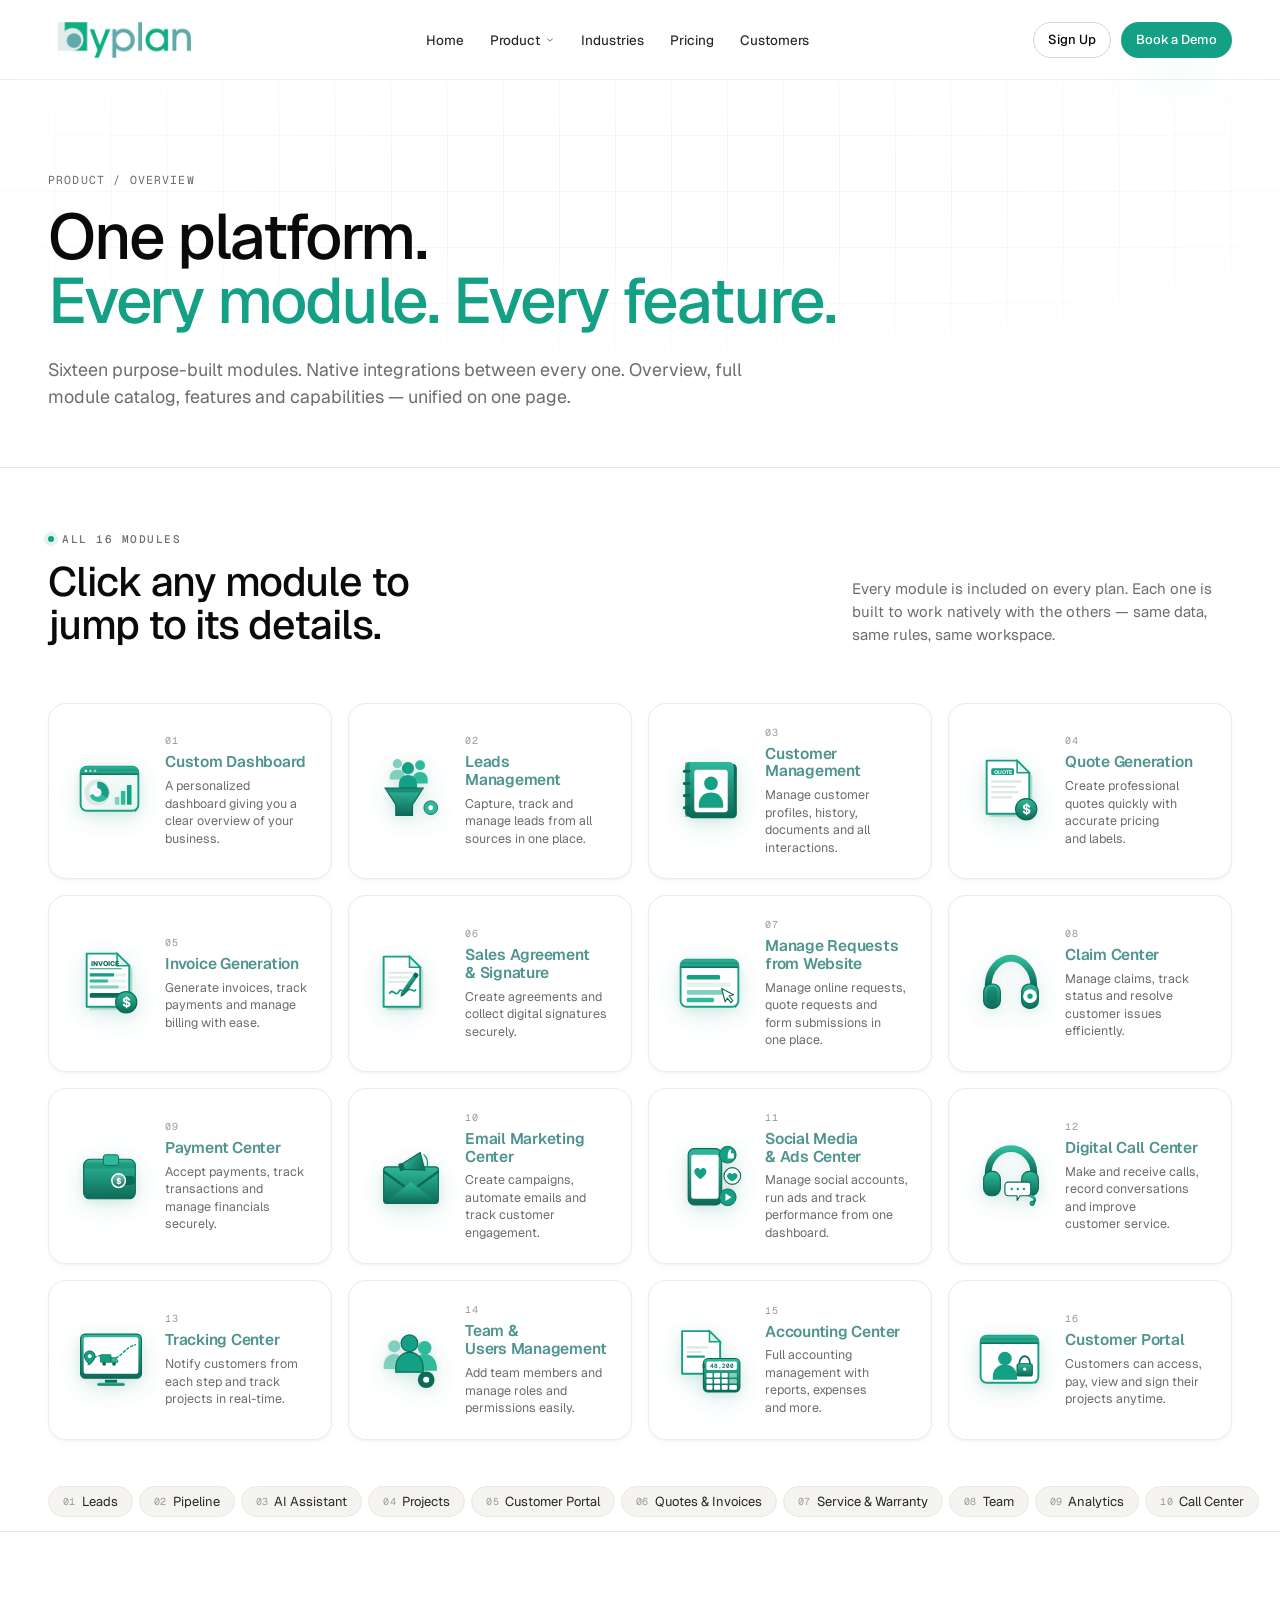
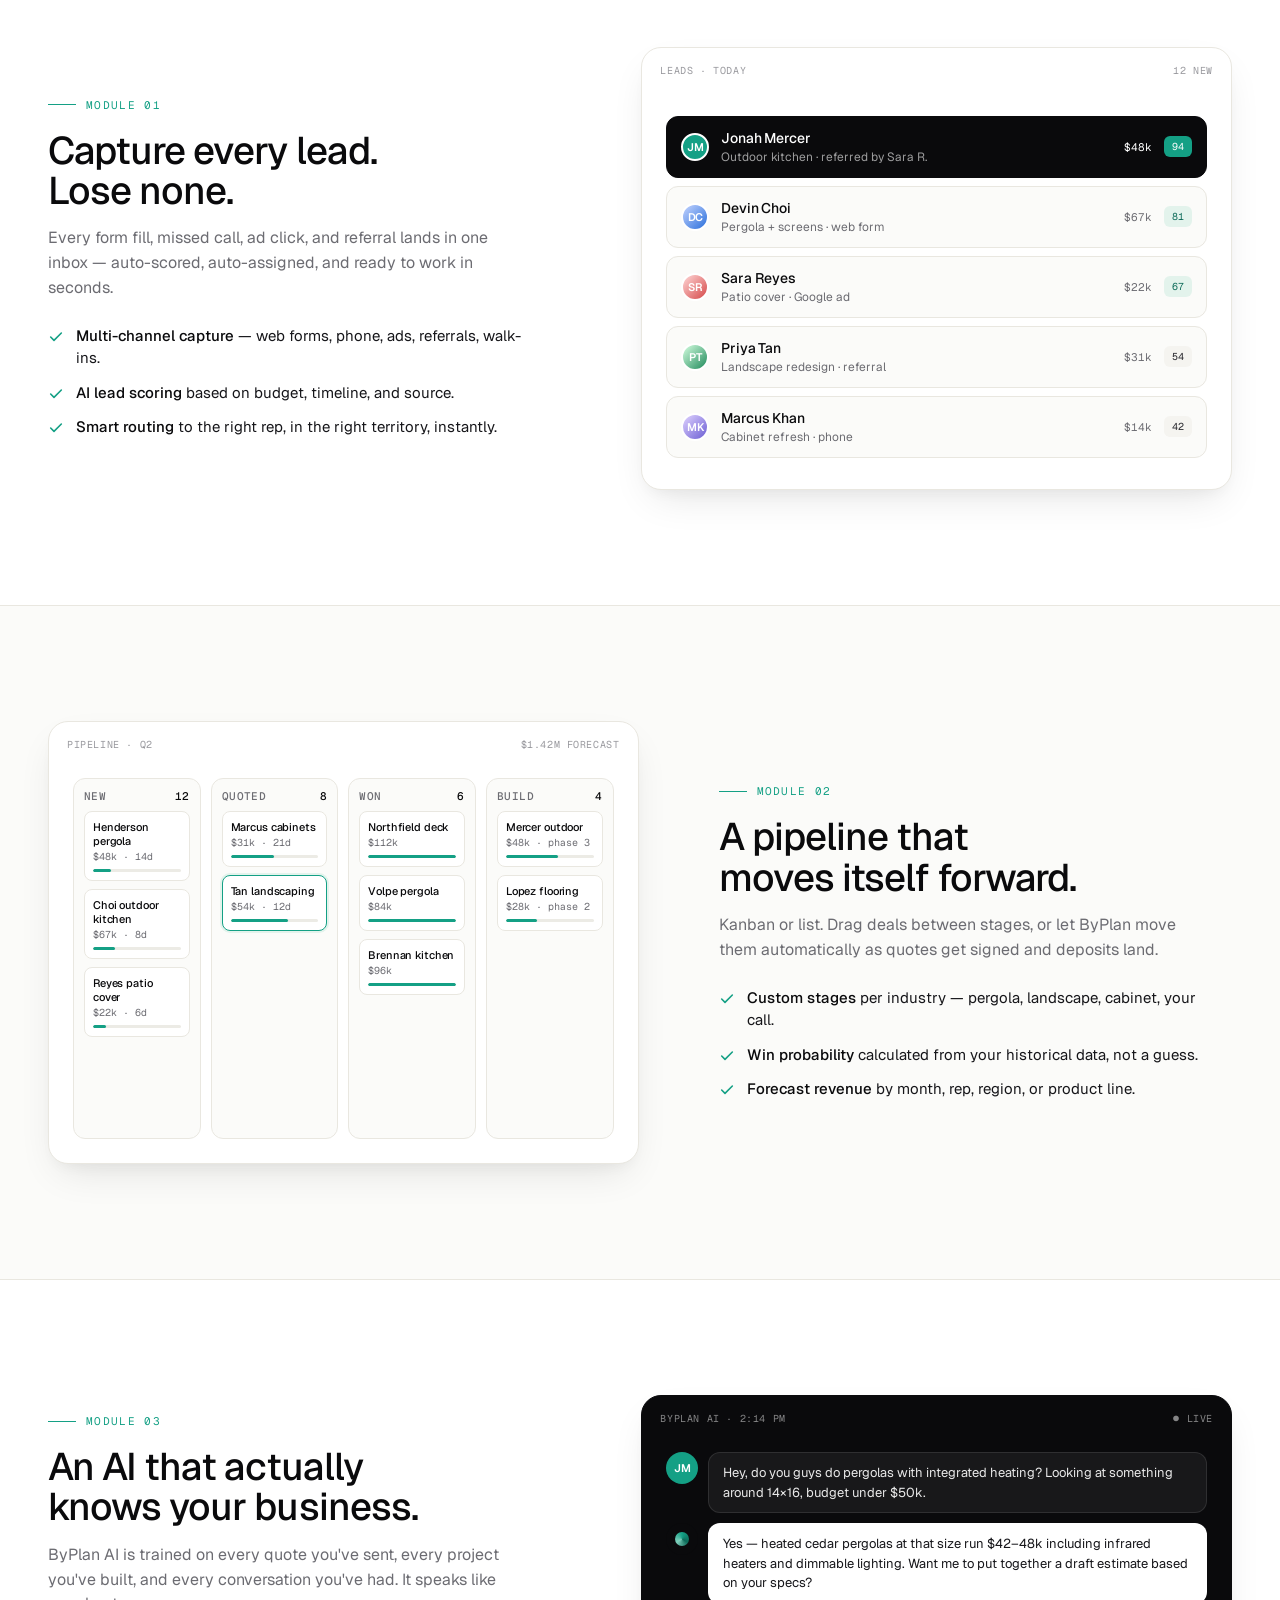
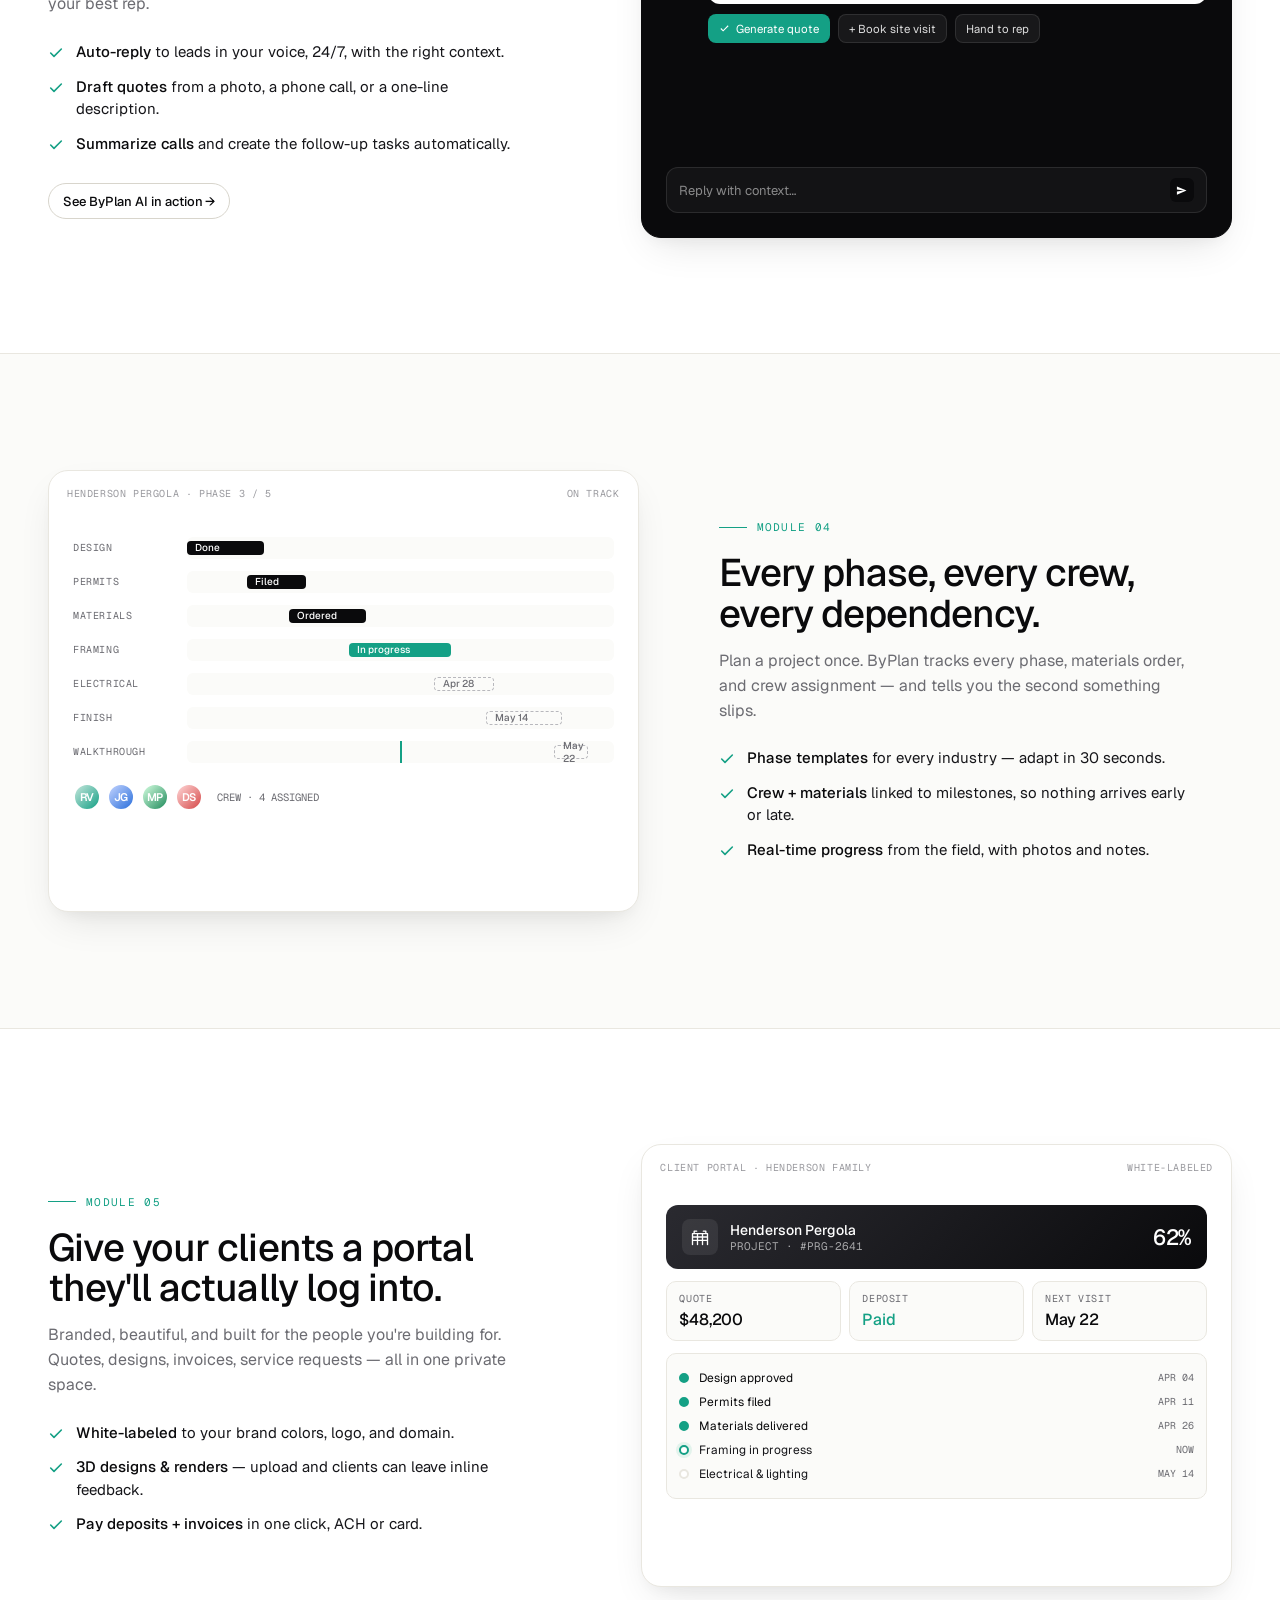
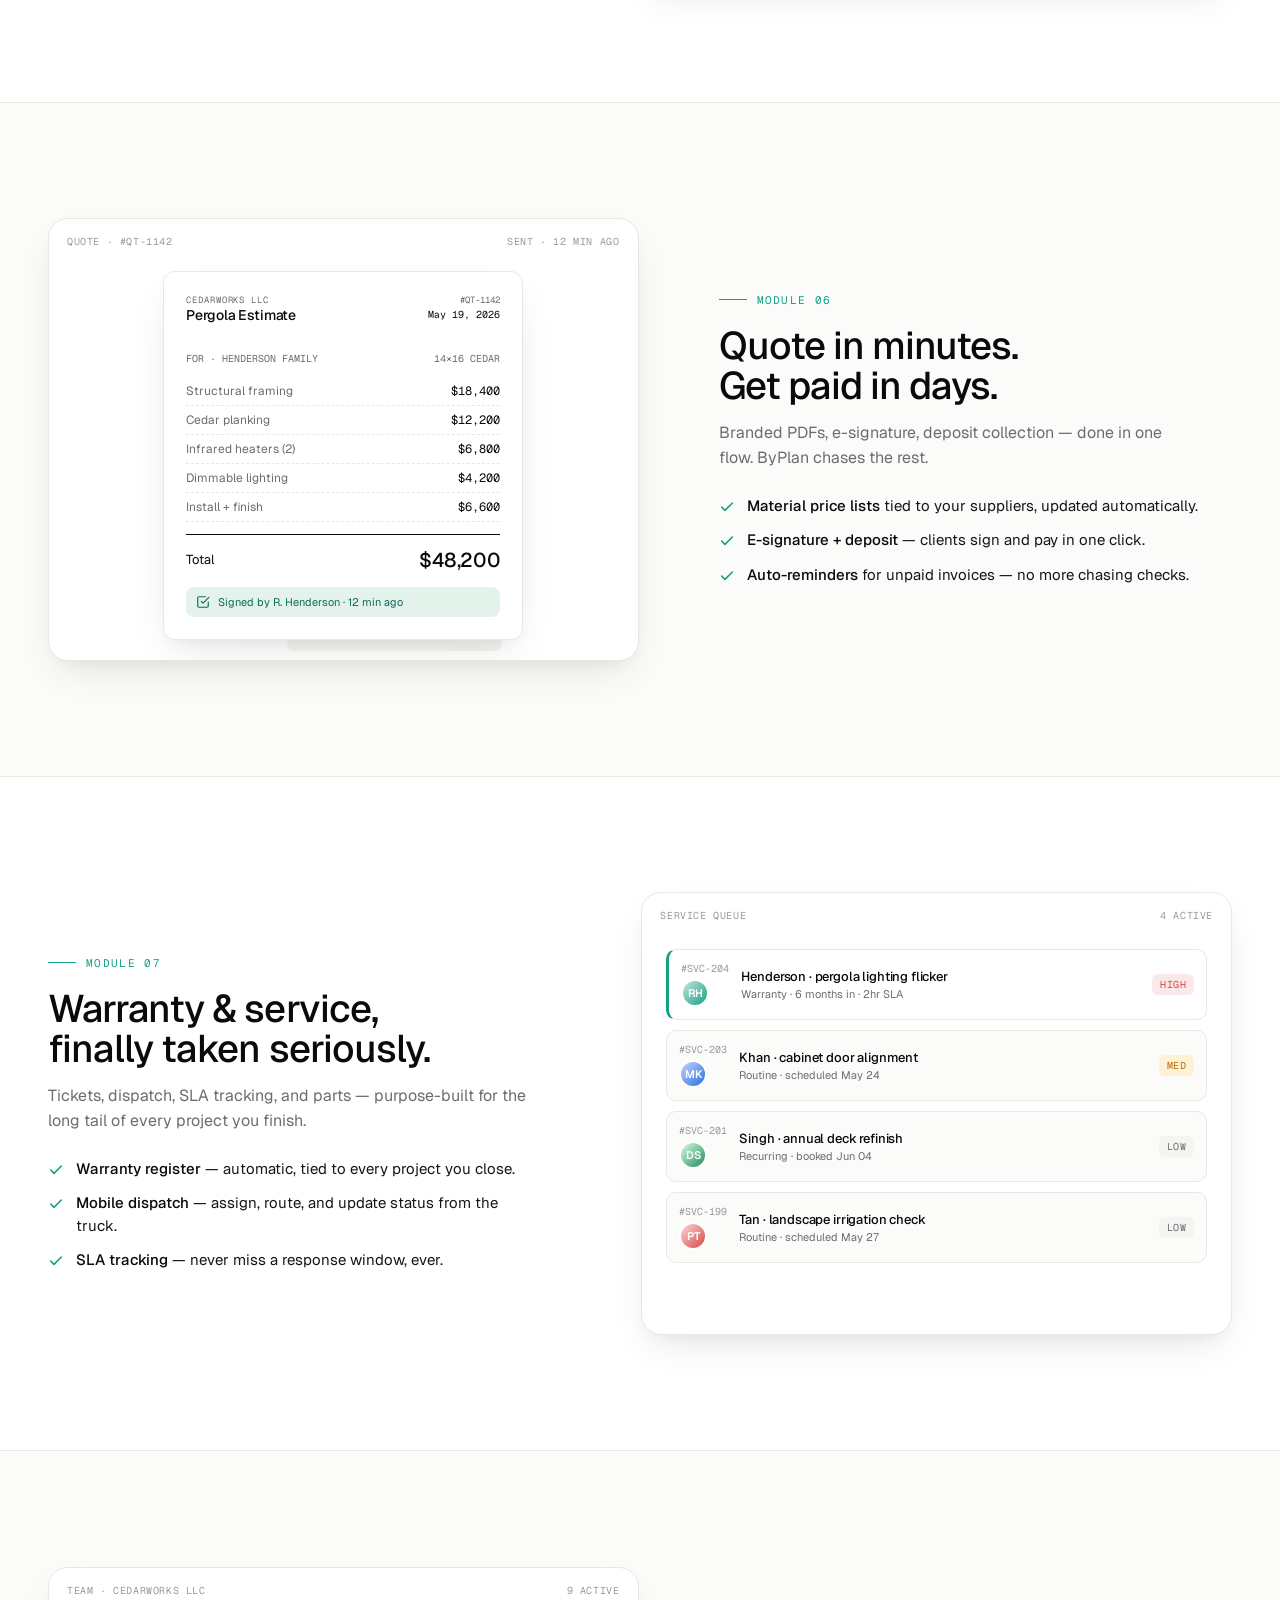
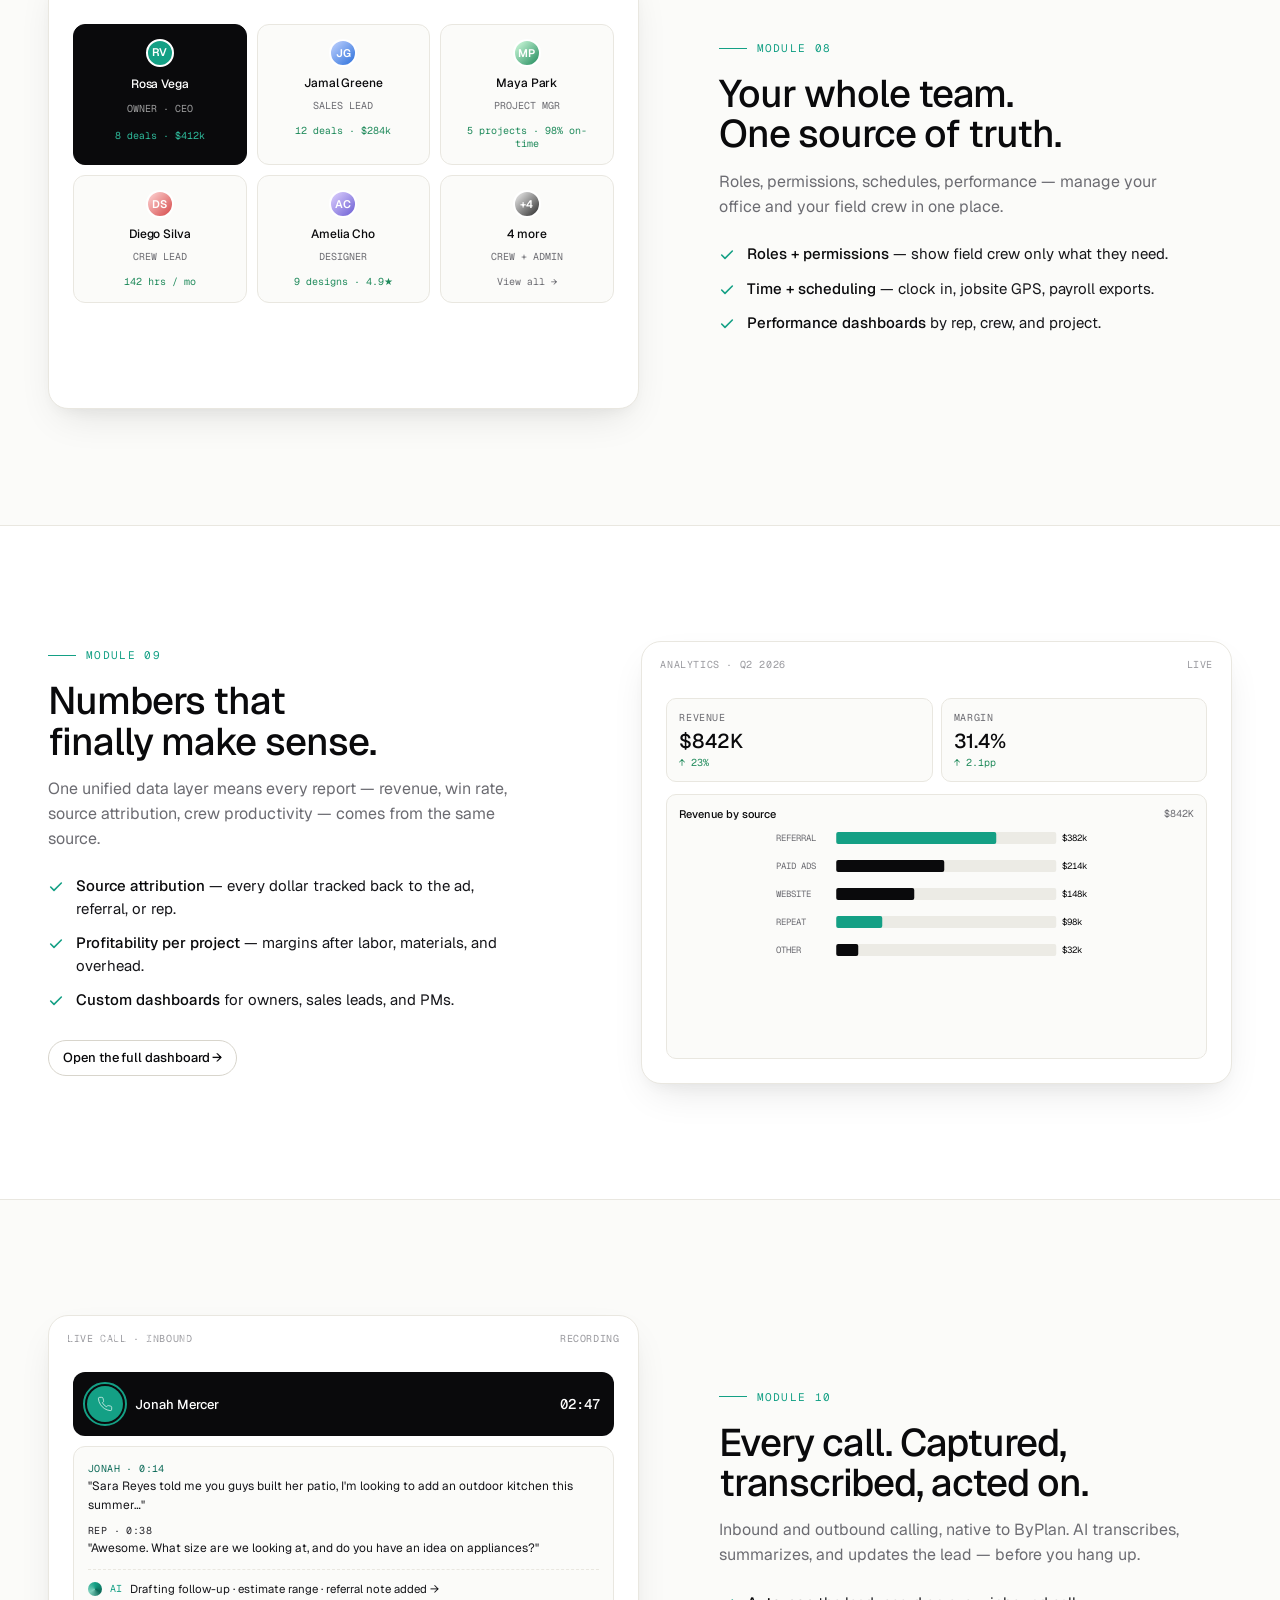
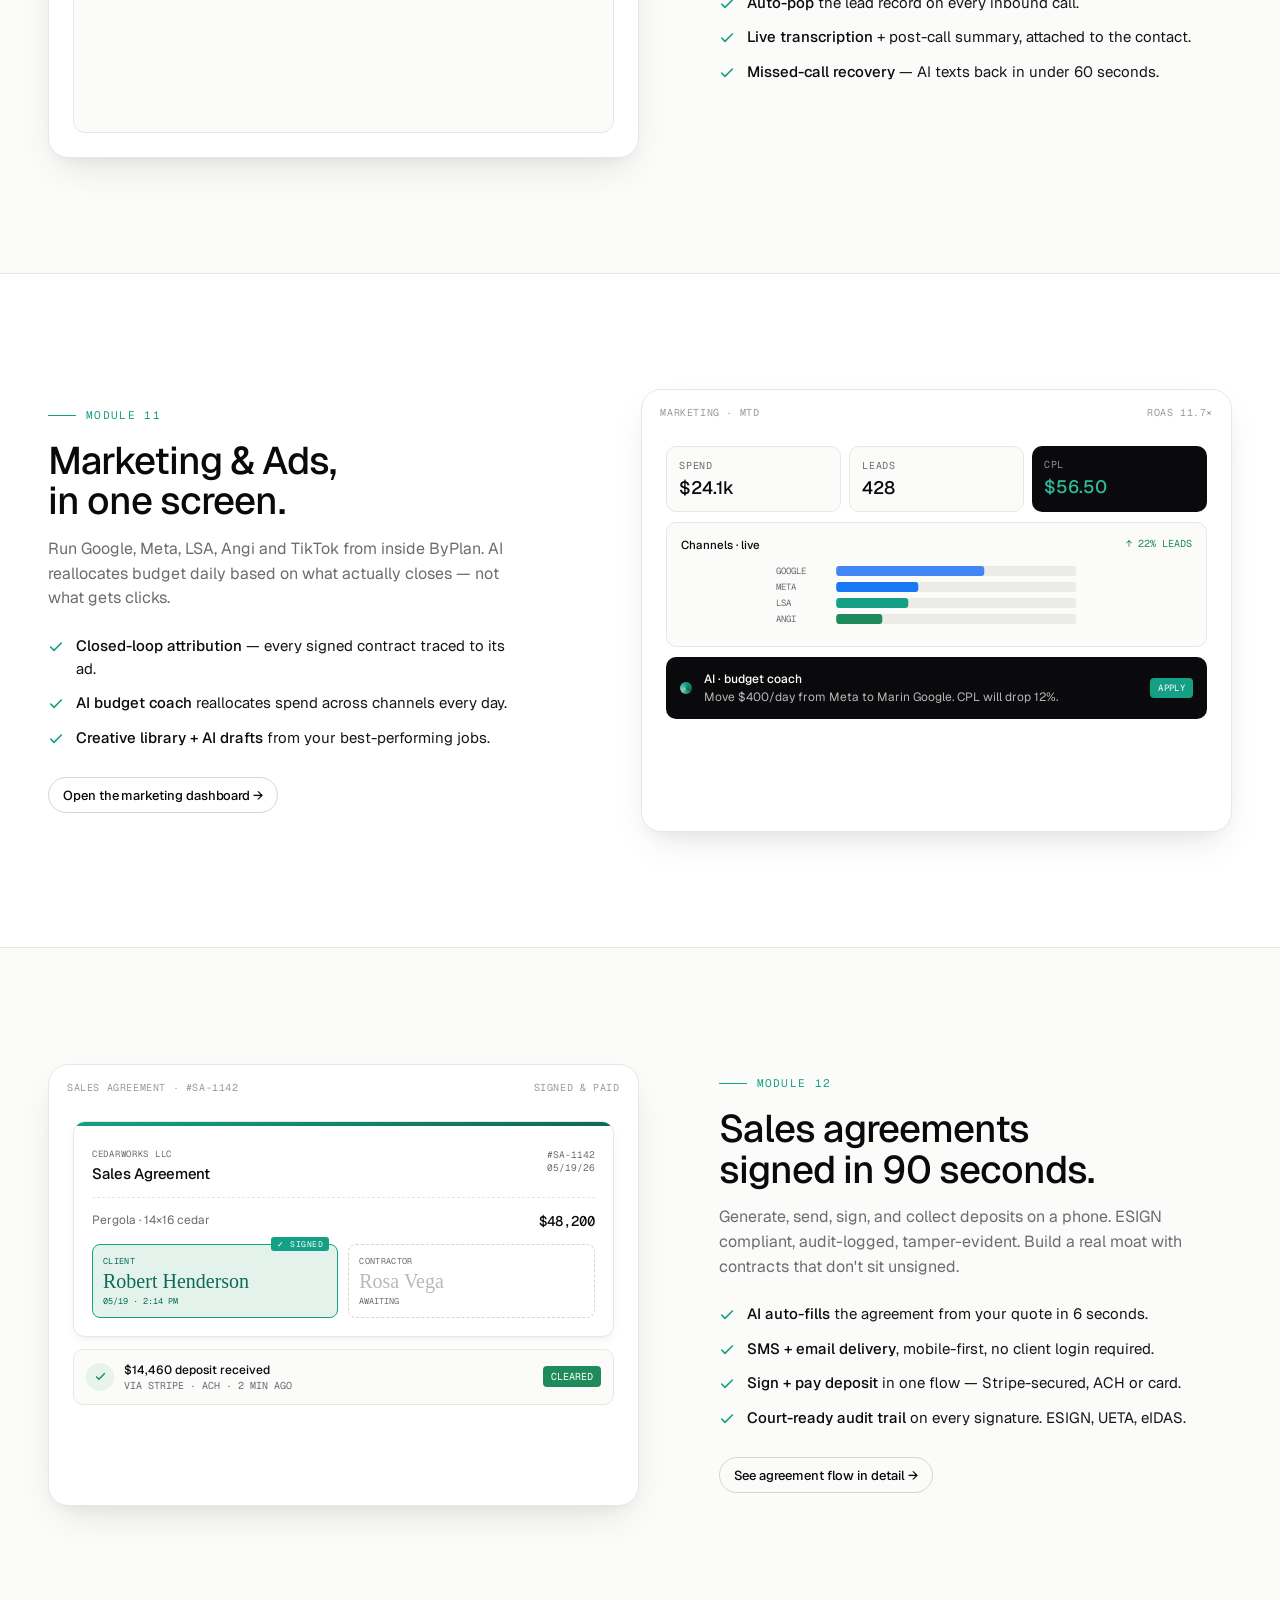
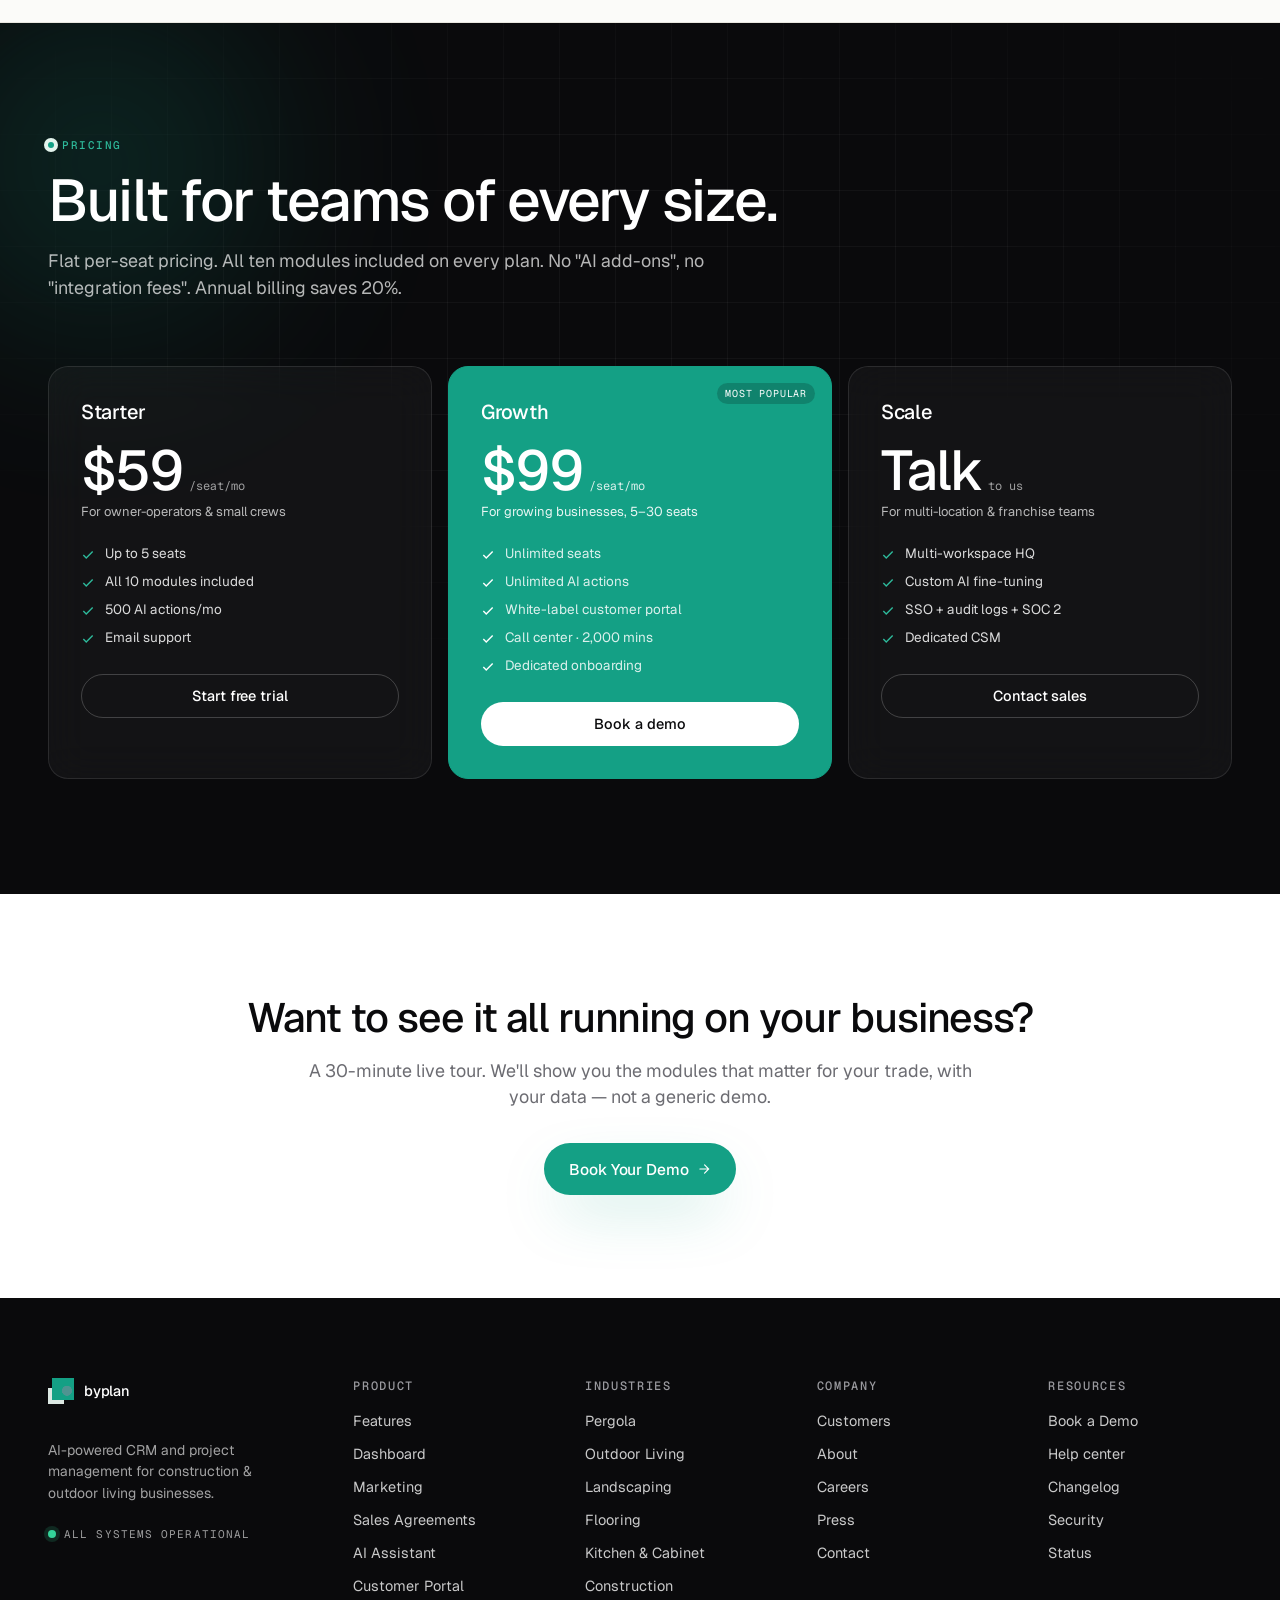
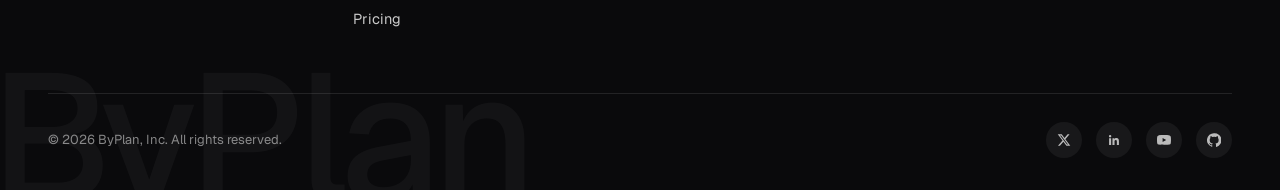
<file: home.html>
<!doctype html>
<html lang="en">
<head> <link rel="icon" type="image/jpeg" href="/assets/byplan-fav-icon.jpeg">
<link rel="shortcut icon" type="image/jpeg" href="/assets/byplan-fav-icon.jpeg">
<meta charset="utf-8" />
<meta name="viewport" content="width=device-width, initial-scale=1" />
<title>byplan — All modules</title>
<meta http-equiv="refresh" content="0; url=product.html">
<link rel="canonical" href="product.html">
<style>
  body { font-family: -apple-system, BlinkMacSystemFont, "Segoe UI", system-ui, sans-serif; padding: 40px; color: #444; }
  a { color: #14a085; }
</style>
</head>
<body>
  <p>This page has moved. <a href="product.html">Open the unified Product page →</a></p>
  <script>location.replace("product.html");</script>
</body>
</html>
</file>
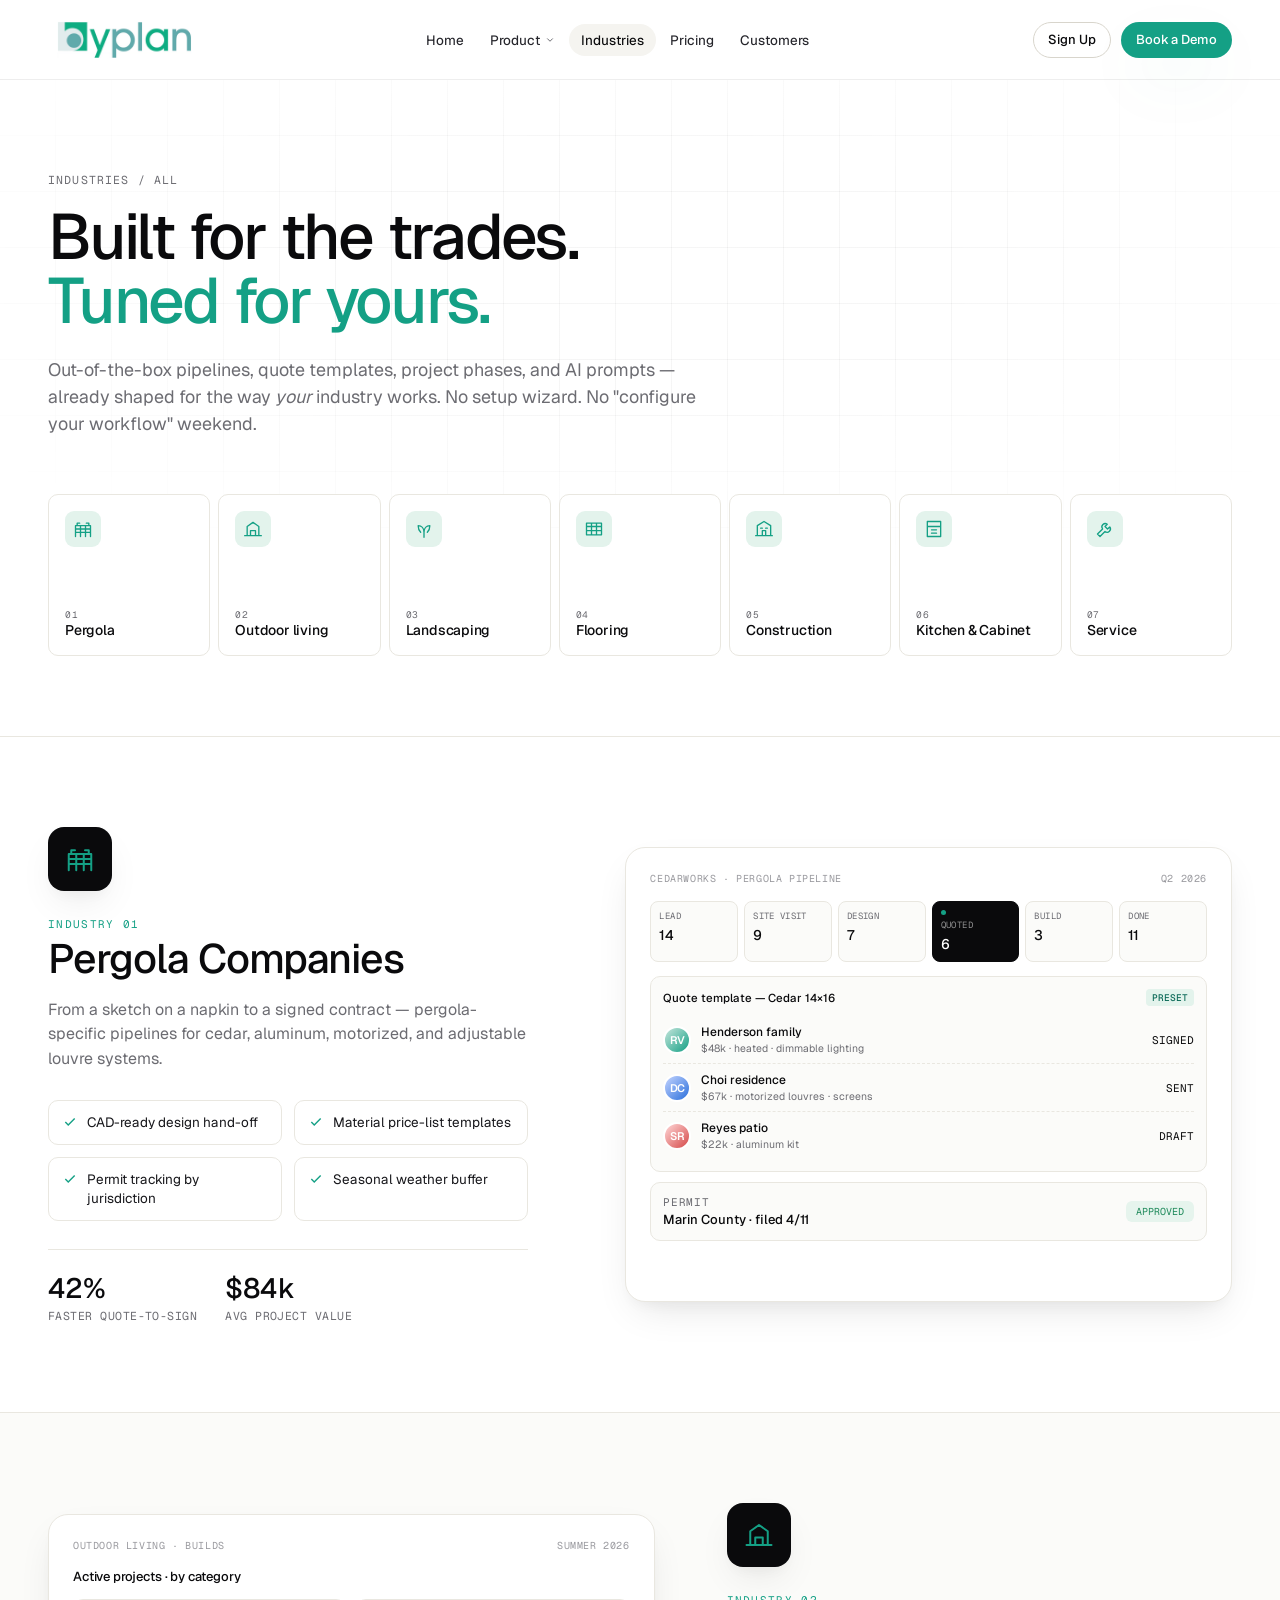
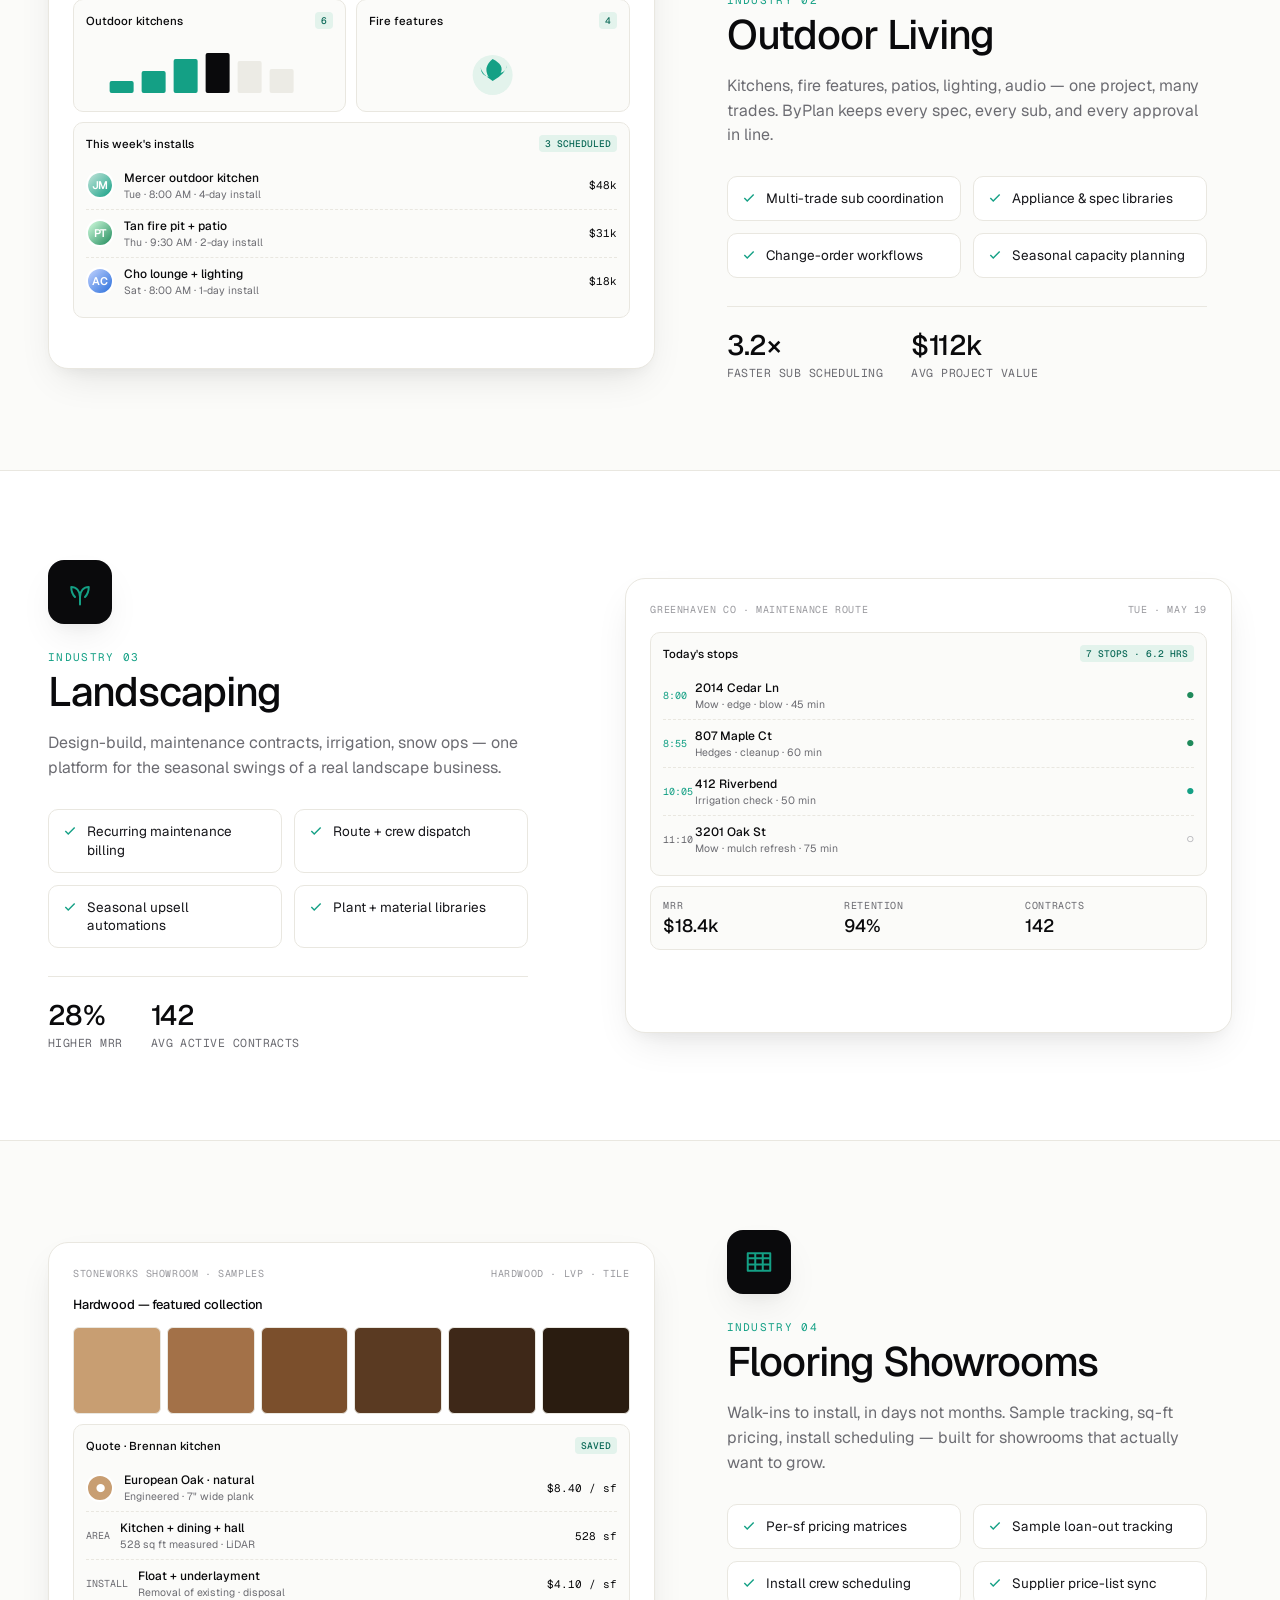
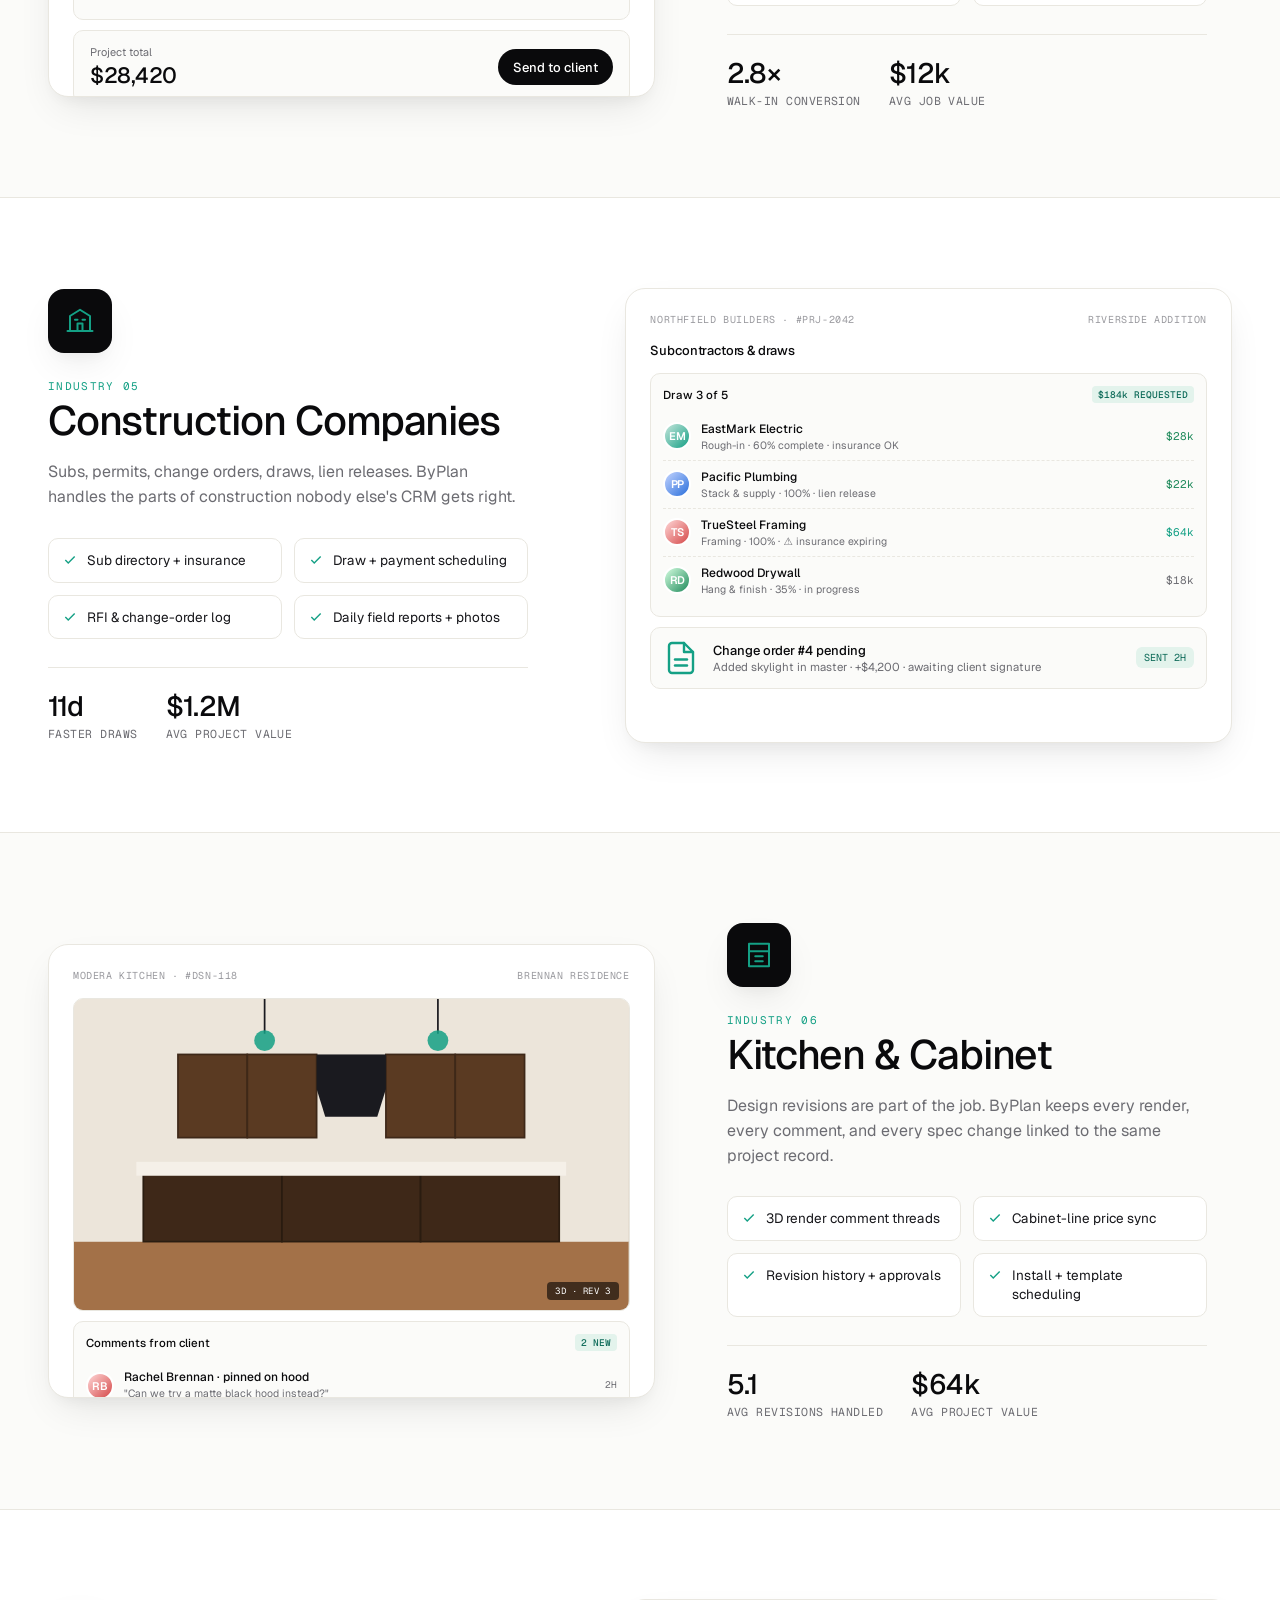
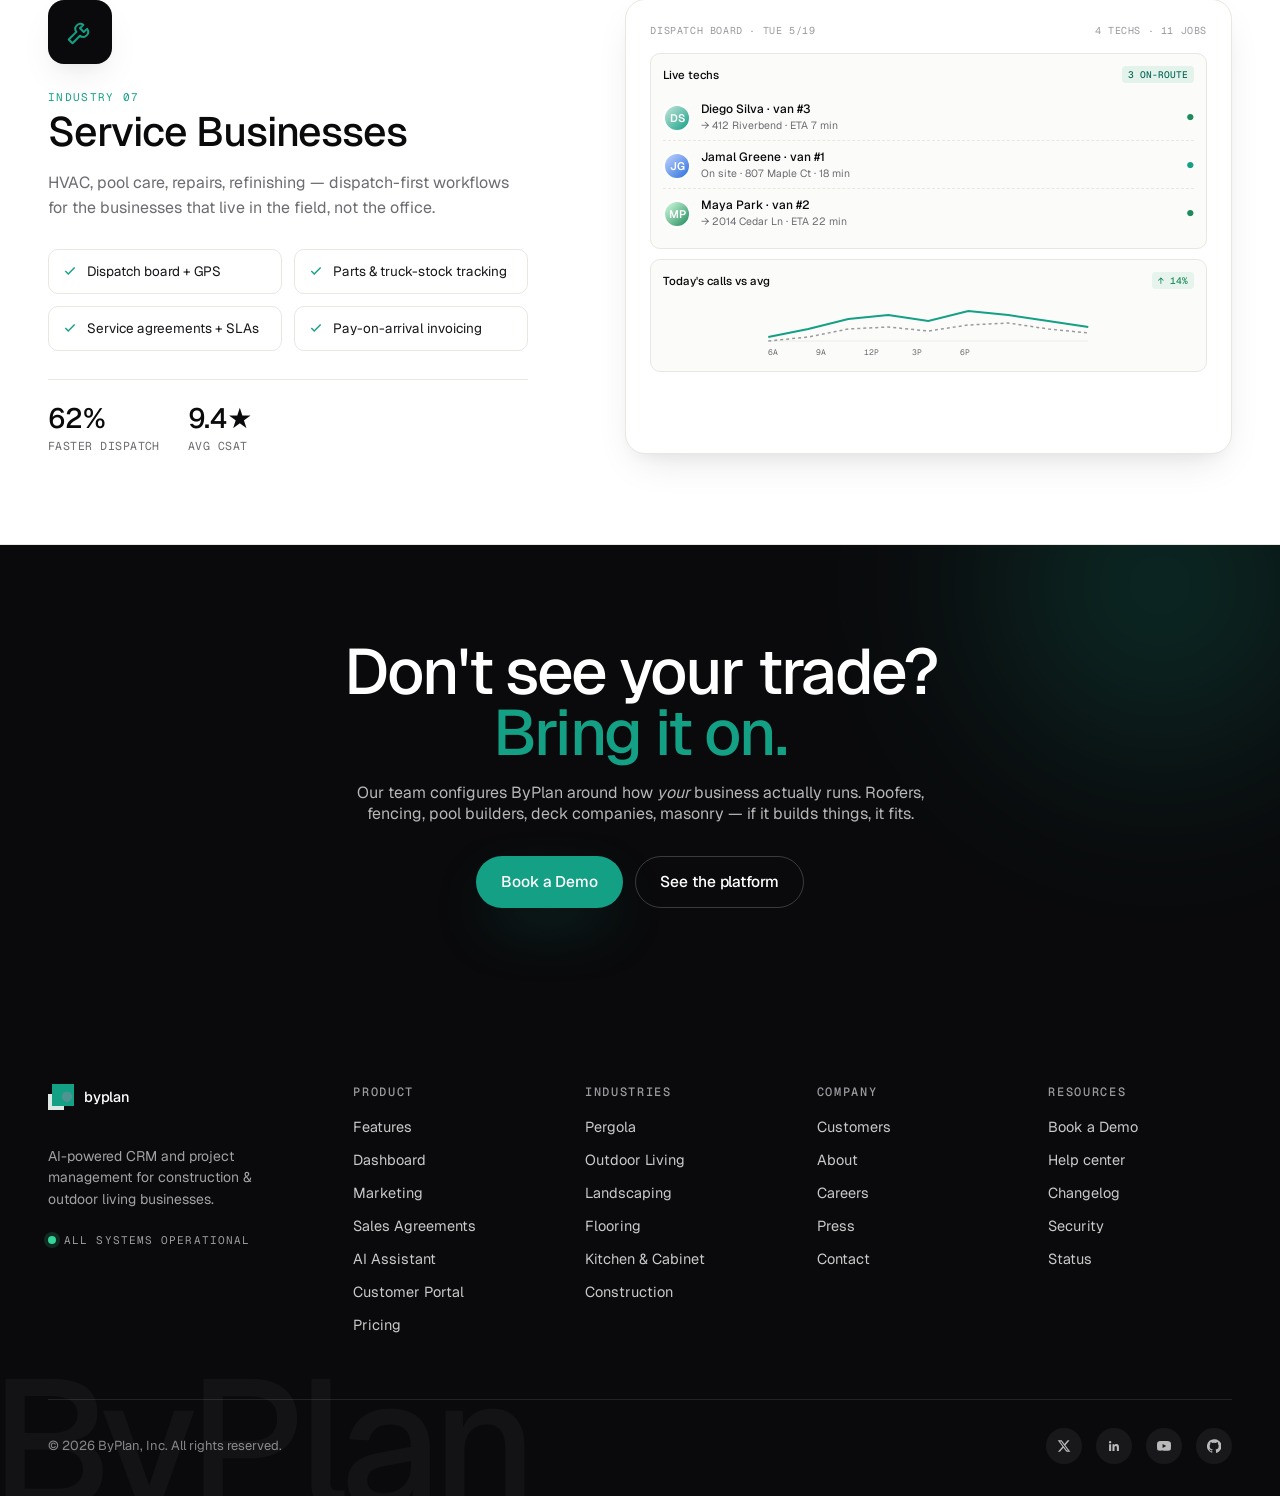
<file: industries.html>
<!doctype html>
<html lang="en">
<head> <link rel="icon" type="image/jpeg" href="/assets/byplan-fav-icon.jpeg">
<link rel="shortcut icon" type="image/jpeg" href="/assets/byplan-fav-icon.jpeg">
<meta charset="utf-8" />
<meta name="viewport" content="width=device-width, initial-scale=1" />
<title>Industries — ByPlan</title>
<link rel="preconnect" href="https://fonts.googleapis.com">
<link rel="preconnect" href="https://fonts.gstatic.com" crossorigin>
<link href="https://fonts.googleapis.com/css2?family=Geist:wght@300;400;500;600;700&family=Geist+Mono:wght@400;500&display=swap" rel="stylesheet">
<link rel="stylesheet" href="styles.css">
<style>
  .page-band h1 { font-size: clamp(40px, 5vw, 72px); letter-spacing: -0.035em; line-height: 1; margin-top: 6px; }
  .page-band .lead { margin-top: 24px; max-width: 56ch; }
  .page-band .grid-bg { background-size: 56px 56px; }

  /* Industry detail cards */
  .ind-detail {
    padding: clamp(60px, 7vw, 92px) 0;
    border-bottom: 1px solid var(--line);
  }
  .ind-detail.alt { background: var(--paper-2); }

  .ind-detail-grid {
    display: grid;
    grid-template-columns: 1fr 1.2fr;
    gap: 72px;
    align-items: center;
  }
  .ind-detail.flip .ind-detail-grid { grid-template-columns: 1.2fr 1fr; }
  .ind-detail.flip .ind-copy { order: 2; }
  .ind-detail.flip .ind-vis { order: 1; }
  @media (max-width: 1000px) {
    .ind-detail-grid { grid-template-columns: 1fr; gap: 40px; }
    .ind-detail.flip .ind-copy { order: 1; }
    .ind-detail.flip .ind-vis { order: 2; }
  }

  .ind-copy {
    max-width: 480px;
  }
  .ind-copy .glyph {
    width: 64px; height: 64px;
    border-radius: 16px;
    background: var(--ink); color: var(--orange);
    display: inline-flex; align-items: center; justify-content: center;
    margin-bottom: 26px;
    box-shadow: var(--shadow-3);
  }
  .ind-copy .num {
    font-family: var(--font-mono); font-size: 11px; letter-spacing: 0.12em;
    color: var(--orange); text-transform: uppercase;
  }
  .ind-copy h2 {
    margin-top: 6px; font-size: clamp(28px, 3.2vw, 44px);
    letter-spacing: -0.025em; line-height: 1.05;
  }
  .ind-copy .tag { background: var(--orange-soft); color: var(--orange-ink); margin-bottom: 16px; }
  .ind-copy p { margin-top: 18px; font-size: 16px; line-height: 1.55; color: var(--mute); }
  .ind-copy .features {
    list-style: none; padding: 0; margin: 28px 0 0;
    display: grid; grid-template-columns: 1fr 1fr; gap: 12px;
  }
  @media (max-width: 480px) { .ind-copy .features { grid-template-columns: 1fr; } }
  .ind-copy .features li {
    background: var(--paper);
    border: 1px solid var(--line);
    border-radius: 10px;
    padding: 12px 14px;
    font-size: 13.5px; color: var(--ink-2);
    display: flex; align-items: flex-start; gap: 10px;
    line-height: 1.4;
  }
  .ind-detail.alt .ind-copy .features li { background: var(--paper); }
  .ind-copy .features li svg { flex-shrink: 0; margin-top: 2px; color: var(--orange); }

  .ind-copy .stats {
    display: flex; gap: 28px; margin-top: 28px;
    padding-top: 24px; border-top: 1px solid var(--line);
  }
  .ind-copy .stats .stat { display: flex; flex-direction: column; }
  .ind-copy .stats .stat .v {
    font-size: 28px; font-weight: 500; letter-spacing: -0.02em; line-height: 1;
  }
  .ind-copy .stats .stat .l {
    font-size: 11.5px; color: var(--mute); margin-top: 6px;
    font-family: var(--font-mono); letter-spacing: 0.04em; text-transform: uppercase;
  }

  /* Pipeline visualisations */
  .ind-vis {
    position: relative;
    background: var(--paper);
    border: 1px solid var(--line);
    border-radius: var(--r-4);
    padding: 24px;
    box-shadow: var(--shadow-3);
    aspect-ratio: 4 / 3;
    overflow: hidden;
  }
  .ind-vis .meta {
    display: flex; justify-content: space-between; align-items: center;
    font-family: var(--font-mono); font-size: 10px; color: var(--mute-2);
    letter-spacing: 0.06em; text-transform: uppercase;
    margin-bottom: 16px;
  }
  .ind-vis h6 {
    font-size: 13px; font-weight: 500;
    letter-spacing: -0.012em;
    margin-bottom: 14px;
  }
  .ind-vis .pl-row {
    display: grid; grid-template-columns: repeat(6, 1fr); gap: 6px;
    margin-bottom: 14px;
  }
  .ind-vis .pl-stage {
    background: var(--paper-2); border: 1px solid var(--line);
    border-radius: 8px;
    padding: 8px 8px;
    display: flex; flex-direction: column; gap: 4px;
  }
  .ind-vis .pl-stage .l {
    font-family: var(--font-mono); font-size: 9px;
    text-transform: uppercase; letter-spacing: 0.04em;
    color: var(--mute);
  }
  .ind-vis .pl-stage .n { font-size: 14px; font-weight: 500; letter-spacing: -0.015em; }
  .ind-vis .pl-stage.hot { background: var(--ink); color: white; border-color: var(--ink); }
  .ind-vis .pl-stage.hot .l { color: rgba(255,255,255,.55); }
  .ind-vis .pl-stage.hot::before { content: ""; width: 5px; height: 5px; border-radius: 50%; background: var(--orange); }

  .ind-vis .panel {
    background: var(--paper-2); border: 1px solid var(--line);
    border-radius: 10px;
    padding: 12px;
    margin-top: 10px;
  }
  .ind-vis .panel-h {
    display: flex; justify-content: space-between; align-items: center;
    margin-bottom: 10px;
    font-size: 11.5px; font-weight: 500;
  }
  .ind-vis .panel-h .badge {
    font-family: var(--font-mono); font-size: 9.5px;
    background: var(--orange-soft); color: var(--orange-ink);
    padding: 2px 6px; border-radius: 4px;
  }
  .ind-vis .row-item {
    display: grid; grid-template-columns: auto 1fr auto; gap: 10px;
    align-items: center;
    padding: 8px 0;
    font-size: 12px;
    border-bottom: 1px dashed var(--line);
  }
  .ind-vis .row-item:last-child { border-bottom: none; }
  .ind-vis .row-item .nm { font-weight: 500; }
  .ind-vis .row-item .sub { color: var(--mute); font-size: 10.5px; margin-top: 1px; }
  .ind-vis .row-item .v { font-family: var(--font-mono); font-size: 11px; }

  .ind-vis .swatches {
    display: flex; gap: 6px; margin-top: 10px;
  }
  .ind-vis .sw {
    flex: 1; aspect-ratio: 1; border-radius: 6px;
    border: 1px solid var(--line);
  }

  /* Big mosaic at top */
  .mosaic {
    display: grid;
    grid-template-columns: repeat(7, 1fr);
    gap: 8px;
    margin-top: 56px;
    margin-bottom: 24px;
  }
  @media (max-width: 1000px) { .mosaic { grid-template-columns: repeat(4, 1fr); } }
  @media (max-width: 580px) { .mosaic { grid-template-columns: repeat(2, 1fr); } }
  .mosaic .tile {
    aspect-ratio: 1;
    background: var(--paper);
    border: 1px solid var(--line);
    border-radius: var(--r-2);
    padding: 16px;
    display: flex; flex-direction: column; justify-content: space-between;
    color: var(--ink);
    transition: background 0.2s, color 0.2s, border-color 0.2s, transform 0.2s;
  }
  .mosaic .tile:hover { background: var(--ink); color: white; border-color: var(--ink); transform: translateY(-3px); }
  .mosaic .tile:hover .label { color: rgba(255,255,255,.55); }
  .mosaic .tile:hover .ic { background: rgba(20,160,133,.18); color: var(--orange-2); }
  .mosaic .tile .ic {
    width: 36px; height: 36px; border-radius: 9px;
    background: var(--orange-soft); color: var(--orange);
    display: inline-flex; align-items: center; justify-content: center;
    transition: background 0.2s, color 0.2s;
  }
  .mosaic .tile .nm { font-size: 14px; font-weight: 500; letter-spacing: -0.015em; }
  .mosaic .tile .label {
    font-family: var(--font-mono); font-size: 9.5px;
    letter-spacing: 0.06em; text-transform: uppercase; color: var(--mute);
    transition: color 0.2s;
  }

  /* CTA */
  .ind-cta {
    background: var(--ink); color: white;
    padding: 96px 0; position: relative; overflow: hidden;
    text-align: center;
  }
  .ind-cta .glow-orange { width: 600px; height: 600px; right: -180px; top: -260px; opacity: 0.7; }
  .ind-cta h2 { color: white; font-size: clamp(36px, 4.5vw, 56px); }
  .ind-cta p { color: rgba(255,255,255,.7); margin: 18px auto 0; max-width: 52ch; }
  .ind-cta .actions { margin-top: 32px; display: flex; gap: 12px; justify-content: center; flex-wrap: wrap; }
  .ind-cta .actions .btn-ghost { color: white; border-color: rgba(255,255,255,.2); }
  .ind-cta .actions .btn-ghost:hover { background: rgba(255,255,255,.06); }
</style>
</head>
<body>

<!-- PAGE BAND -->
<div class="page-band" data-screen-label="00 Intro">
  <div class="grid-bg"></div>
  <div class="container" style="position: relative; z-index: 2;">
    <div class="crumbs">Industries / All</div>
    <h1 class="reveal">Built for the trades.<br><span class="accent">Tuned for yours.</span></h1>
    <p class="lead reveal" style="--reveal-delay: 80ms;">Out-of-the-box pipelines, quote templates, project phases, and AI prompts — already shaped for the way <em>your</em> industry works. No setup wizard. No "configure your workflow" weekend.</p>

    <div class="mosaic">
      <a href="#pergola" class="tile reveal">
        <div class="ic"><svg width="20" height="20" viewBox="0 0 24 24" fill="none" stroke="currentColor" stroke-width="1.6" stroke-linecap="round" stroke-linejoin="round"><path d="M3 21V8m18 13V8M3 8h18M5 8v-3h3M19 8v-3h-3M9 8v13M15 8v13M3 12h18M3 16h18"/></svg></div>
        <div>
          <div class="label">01</div>
          <div class="nm">Pergola</div>
        </div>
      </a>
      <a href="#outdoor" class="tile reveal">
        <div class="ic"><svg width="20" height="20" viewBox="0 0 24 24" fill="none" stroke="currentColor" stroke-width="1.6" stroke-linecap="round" stroke-linejoin="round"><path d="M2 20h20M5 20V9l7-5 7 5v11M9 20v-6h6v6"/></svg></div>
        <div>
          <div class="label">02</div>
          <div class="nm">Outdoor living</div>
        </div>
      </a>
      <a href="#landscaping" class="tile reveal">
        <div class="ic"><svg width="20" height="20" viewBox="0 0 24 24" fill="none" stroke="currentColor" stroke-width="1.6" stroke-linecap="round" stroke-linejoin="round"><path d="M12 22v-6M8 16c-2-2-3-5-3-8 4 0 7 3 7 8M16 16c2-2 3-5 3-8-4 0-7 3-7 8"/></svg></div>
        <div>
          <div class="label">03</div>
          <div class="nm">Landscaping</div>
        </div>
      </a>
      <a href="#flooring" class="tile reveal">
        <div class="ic"><svg width="20" height="20" viewBox="0 0 24 24" fill="none" stroke="currentColor" stroke-width="1.6" stroke-linecap="round" stroke-linejoin="round"><path d="M3 5h18v14H3z M3 9h18M3 14h18M9 5v14M15 5v14"/></svg></div>
        <div>
          <div class="label">04</div>
          <div class="nm">Flooring</div>
        </div>
      </a>
      <a href="#construction" class="tile reveal">
        <div class="ic"><svg width="20" height="20" viewBox="0 0 24 24" fill="none" stroke="currentColor" stroke-width="1.6" stroke-linecap="round" stroke-linejoin="round"><path d="M2 20h20M4 20V8l8-5 8 5v12M10 20v-6h4v6M8 11h2m4 0h2"/></svg></div>
        <div>
          <div class="label">05</div>
          <div class="nm">Construction</div>
        </div>
      </a>
      <a href="#kitchen" class="tile reveal">
        <div class="ic"><svg width="20" height="20" viewBox="0 0 24 24" fill="none" stroke="currentColor" stroke-width="1.6" stroke-linecap="round" stroke-linejoin="round"><path d="M4 3h16v6H4zM4 9v12h16V9M9 13h6M9 17h6"/></svg></div>
        <div>
          <div class="label">06</div>
          <div class="nm">Kitchen &amp; Cabinet</div>
        </div>
      </a>
      <a href="#service" class="tile reveal">
        <div class="ic"><svg width="20" height="20" viewBox="0 0 24 24" fill="none" stroke="currentColor" stroke-width="1.6" stroke-linecap="round" stroke-linejoin="round"><path d="M14.7 6.3a4 4 0 0 0-5.6 5.6L3 18l3 3 6-6 .1.1a4 4 0 0 0 5.6-5.6L15 12l-3-3z"/></svg></div>
        <div>
          <div class="label">07</div>
          <div class="nm">Service</div>
        </div>
      </a>
    </div>
  </div>
</div>

<!-- 01 · PERGOLA -->
<section class="ind-detail" id="pergola" data-screen-label="01 Pergola">
  <div class="container">
    <div class="ind-detail-grid">
      <div class="ind-copy reveal">
        <span class="glyph">
          <svg width="30" height="30" viewBox="0 0 24 24" fill="none" stroke="currentColor" stroke-width="1.6" stroke-linecap="round" stroke-linejoin="round"><path d="M3 21V8m18 13V8M3 8h18M5 8v-3h3M19 8v-3h-3M9 8v13M15 8v13M3 12h18M3 16h18"/></svg>
        </span>
        <div class="num">Industry 01</div>
        <h2>Pergola Companies</h2>
        <p>From a sketch on a napkin to a signed contract — pergola-specific pipelines for cedar, aluminum, motorized, and adjustable louvre systems.</p>
        <ul class="features">
          <li><svg width="14" height="14" viewBox="0 0 24 24" fill="none" stroke="currentColor" stroke-width="2.4"><polyline points="20 6 9 17 4 12"/></svg>CAD-ready design hand-off</li>
          <li><svg width="14" height="14" viewBox="0 0 24 24" fill="none" stroke="currentColor" stroke-width="2.4"><polyline points="20 6 9 17 4 12"/></svg>Material price-list templates</li>
          <li><svg width="14" height="14" viewBox="0 0 24 24" fill="none" stroke="currentColor" stroke-width="2.4"><polyline points="20 6 9 17 4 12"/></svg>Permit tracking by jurisdiction</li>
          <li><svg width="14" height="14" viewBox="0 0 24 24" fill="none" stroke="currentColor" stroke-width="2.4"><polyline points="20 6 9 17 4 12"/></svg>Seasonal weather buffer</li>
        </ul>
        <div class="stats">
          <div class="stat"><div class="v">42%</div><div class="l">faster quote-to-sign</div></div>
          <div class="stat"><div class="v">$84k</div><div class="l">avg project value</div></div>
        </div>
      </div>

      <div class="ind-vis reveal">
        <div class="meta"><span>CEDARWORKS · PERGOLA PIPELINE</span><span>Q2 2026</span></div>
        <div class="pl-row">
          <div class="pl-stage"><span class="l">Lead</span><span class="n">14</span></div>
          <div class="pl-stage"><span class="l">Site visit</span><span class="n">9</span></div>
          <div class="pl-stage"><span class="l">Design</span><span class="n">7</span></div>
          <div class="pl-stage hot"><span class="l">Quoted</span><span class="n">6</span></div>
          <div class="pl-stage"><span class="l">Build</span><span class="n">3</span></div>
          <div class="pl-stage"><span class="l">Done</span><span class="n">11</span></div>
        </div>

        <div class="panel">
          <div class="panel-h">
            <span>Quote template — Cedar 14×16</span>
            <span class="badge">PRESET</span>
          </div>
          <div class="row-item">
            <span class="avatar">RV</span>
            <div><div class="nm">Henderson family</div><div class="sub">$48k · heated · dimmable lighting</div></div>
            <span class="v">SIGNED</span>
          </div>
          <div class="row-item">
            <span class="avatar b2">DC</span>
            <div><div class="nm">Choi residence</div><div class="sub">$67k · motorized louvres · screens</div></div>
            <span class="v">SENT</span>
          </div>
          <div class="row-item">
            <span class="avatar b3">SR</span>
            <div><div class="nm">Reyes patio</div><div class="sub">$22k · aluminum kit</div></div>
            <span class="v">DRAFT</span>
          </div>
        </div>

        <div class="panel" style="display:flex; gap: 14px; align-items: center;">
          <div style="flex:1;">
            <div style="font-size: 11px; color: var(--mute); font-family: var(--font-mono); letter-spacing: 0.06em; text-transform: uppercase;">PERMIT</div>
            <div style="font-size: 13px; font-weight: 500; margin-top: 2px;">Marin County · filed 4/11</div>
          </div>
          <div style="background: var(--green-soft); color: var(--green); padding: 4px 10px; border-radius: 6px; font-family: var(--font-mono); font-size: 10px;">APPROVED</div>
        </div>
      </div>
    </div>
  </div>
</section>

<!-- 02 · OUTDOOR LIVING -->
<section class="ind-detail alt flip" id="outdoor" data-screen-label="02 Outdoor">
  <div class="container">
    <div class="ind-detail-grid">
      <div class="ind-vis reveal">
        <div class="meta"><span>OUTDOOR LIVING · BUILDS</span><span>SUMMER 2026</span></div>
        <h6>Active projects · by category</h6>

        <div style="display:grid; grid-template-columns: 1fr 1fr; gap: 10px;">
          <div class="panel" style="margin-top: 0;">
            <div class="panel-h"><span>Outdoor kitchens</span><span class="badge">6</span></div>
            <svg viewBox="0 0 200 60" width="100%" height="60">
              <g font-family="Geist Mono" font-size="8" fill="#6c6c72">
                <rect x="0" y="42" width="24" height="12" rx="2" fill="#14a085"/>
                <rect x="32" y="32" width="24" height="22" rx="2" fill="#14a085"/>
                <rect x="64" y="20" width="24" height="34" rx="2" fill="#14a085"/>
                <rect x="96" y="14" width="24" height="40" rx="2" fill="#0a0a0c"/>
                <rect x="128" y="22" width="24" height="32" rx="2" fill="#ecebe5"/>
                <rect x="160" y="30" width="24" height="24" rx="2" fill="#ecebe5"/>
              </g>
            </svg>
          </div>
          <div class="panel" style="margin-top: 0;">
            <div class="panel-h"><span>Fire features</span><span class="badge">4</span></div>
            <svg viewBox="0 0 200 60" width="100%" height="60">
              <circle cx="100" cy="36" r="20" fill="#e3f3ec"/>
              <path d="M100 20 q -10 8 -4 18 q -8 -2 -8 -10 q 0 6 12 14 q 14 -8 14 -16 q 0 6 -6 8 q 4 -8 -8 -14z" fill="#14a085"/>
            </svg>
          </div>
        </div>

        <div class="panel">
          <div class="panel-h"><span>This week's installs</span><span class="badge">3 SCHEDULED</span></div>
          <div class="row-item">
            <span class="avatar">JM</span>
            <div><div class="nm">Mercer outdoor kitchen</div><div class="sub">Tue · 8:00 AM · 4-day install</div></div>
            <span class="v">$48k</span>
          </div>
          <div class="row-item">
            <span class="avatar b4">PT</span>
            <div><div class="nm">Tan fire pit + patio</div><div class="sub">Thu · 9:30 AM · 2-day install</div></div>
            <span class="v">$31k</span>
          </div>
          <div class="row-item">
            <span class="avatar b2">AC</span>
            <div><div class="nm">Cho lounge + lighting</div><div class="sub">Sat · 8:00 AM · 1-day install</div></div>
            <span class="v">$18k</span>
          </div>
        </div>
      </div>

      <div class="ind-copy reveal">
        <span class="glyph">
          <svg width="30" height="30" viewBox="0 0 24 24" fill="none" stroke="currentColor" stroke-width="1.6" stroke-linecap="round" stroke-linejoin="round"><path d="M2 20h20M5 20V9l7-5 7 5v11M9 20v-6h6v6"/></svg>
        </span>
        <div class="num">Industry 02</div>
        <h2>Outdoor Living</h2>
        <p>Kitchens, fire features, patios, lighting, audio — one project, many trades. ByPlan keeps every spec, every sub, and every approval in line.</p>
        <ul class="features">
          <li><svg width="14" height="14" viewBox="0 0 24 24" fill="none" stroke="currentColor" stroke-width="2.4"><polyline points="20 6 9 17 4 12"/></svg>Multi-trade sub coordination</li>
          <li><svg width="14" height="14" viewBox="0 0 24 24" fill="none" stroke="currentColor" stroke-width="2.4"><polyline points="20 6 9 17 4 12"/></svg>Appliance &amp; spec libraries</li>
          <li><svg width="14" height="14" viewBox="0 0 24 24" fill="none" stroke="currentColor" stroke-width="2.4"><polyline points="20 6 9 17 4 12"/></svg>Change-order workflows</li>
          <li><svg width="14" height="14" viewBox="0 0 24 24" fill="none" stroke="currentColor" stroke-width="2.4"><polyline points="20 6 9 17 4 12"/></svg>Seasonal capacity planning</li>
        </ul>
        <div class="stats">
          <div class="stat"><div class="v">3.2×</div><div class="l">faster sub scheduling</div></div>
          <div class="stat"><div class="v">$112k</div><div class="l">avg project value</div></div>
        </div>
      </div>
    </div>
  </div>
</section>

<!-- 03 · LANDSCAPING -->
<section class="ind-detail" id="landscaping" data-screen-label="03 Landscaping">
  <div class="container">
    <div class="ind-detail-grid">
      <div class="ind-copy reveal">
        <span class="glyph">
          <svg width="30" height="30" viewBox="0 0 24 24" fill="none" stroke="currentColor" stroke-width="1.6" stroke-linecap="round" stroke-linejoin="round"><path d="M12 22v-6M8 16c-2-2-3-5-3-8 4 0 7 3 7 8M16 16c2-2 3-5 3-8-4 0-7 3-7 8"/></svg>
        </span>
        <div class="num">Industry 03</div>
        <h2>Landscaping</h2>
        <p>Design-build, maintenance contracts, irrigation, snow ops — one platform for the seasonal swings of a real landscape business.</p>
        <ul class="features">
          <li><svg width="14" height="14" viewBox="0 0 24 24" fill="none" stroke="currentColor" stroke-width="2.4"><polyline points="20 6 9 17 4 12"/></svg>Recurring maintenance billing</li>
          <li><svg width="14" height="14" viewBox="0 0 24 24" fill="none" stroke="currentColor" stroke-width="2.4"><polyline points="20 6 9 17 4 12"/></svg>Route + crew dispatch</li>
          <li><svg width="14" height="14" viewBox="0 0 24 24" fill="none" stroke="currentColor" stroke-width="2.4"><polyline points="20 6 9 17 4 12"/></svg>Seasonal upsell automations</li>
          <li><svg width="14" height="14" viewBox="0 0 24 24" fill="none" stroke="currentColor" stroke-width="2.4"><polyline points="20 6 9 17 4 12"/></svg>Plant + material libraries</li>
        </ul>
        <div class="stats">
          <div class="stat"><div class="v">28%</div><div class="l">higher MRR</div></div>
          <div class="stat"><div class="v">142</div><div class="l">avg active contracts</div></div>
        </div>
      </div>

      <div class="ind-vis reveal">
        <div class="meta"><span>GREENHAVEN CO · MAINTENANCE ROUTE</span><span>TUE · MAY 19</span></div>
        <div class="panel" style="margin-top: 0;">
          <div class="panel-h"><span>Today's stops</span><span class="badge">7 STOPS · 6.2 HRS</span></div>
          <div class="row-item">
            <span style="font-family: var(--font-mono); font-size: 10px; color: var(--orange); width: 22px;">8:00</span>
            <div><div class="nm">2014 Cedar Ln</div><div class="sub">Mow · edge · blow · 45 min</div></div>
            <span class="v" style="color: var(--green);">●</span>
          </div>
          <div class="row-item">
            <span style="font-family: var(--font-mono); font-size: 10px; color: var(--orange); width: 22px;">8:55</span>
            <div><div class="nm">807 Maple Ct</div><div class="sub">Hedges · cleanup · 60 min</div></div>
            <span class="v" style="color: var(--green);">●</span>
          </div>
          <div class="row-item">
            <span style="font-family: var(--font-mono); font-size: 10px; color: var(--orange); width: 22px;">10:05</span>
            <div><div class="nm">412 Riverbend</div><div class="sub">Irrigation check · 50 min</div></div>
            <span class="v" style="color: var(--orange);">●</span>
          </div>
          <div class="row-item">
            <span style="font-family: var(--font-mono); font-size: 10px; color: var(--mute); width: 22px;">11:10</span>
            <div><div class="nm">3201 Oak St</div><div class="sub">Mow · mulch refresh · 75 min</div></div>
            <span class="v" style="color: var(--mute-3);">○</span>
          </div>
        </div>
        <div class="panel" style="display:grid; grid-template-columns: 1fr 1fr 1fr; gap: 12px;">
          <div>
            <div style="font-family: var(--font-mono); font-size: 10px; color: var(--mute); letter-spacing: 0.06em;">MRR</div>
            <div style="font-size: 18px; font-weight: 500; margin-top: 2px;">$18.4k</div>
          </div>
          <div>
            <div style="font-family: var(--font-mono); font-size: 10px; color: var(--mute); letter-spacing: 0.06em;">RETENTION</div>
            <div style="font-size: 18px; font-weight: 500; margin-top: 2px;">94%</div>
          </div>
          <div>
            <div style="font-family: var(--font-mono); font-size: 10px; color: var(--mute); letter-spacing: 0.06em;">CONTRACTS</div>
            <div style="font-size: 18px; font-weight: 500; margin-top: 2px;">142</div>
          </div>
        </div>
      </div>
    </div>
  </div>
</section>

<!-- 04 · FLOORING -->
<section class="ind-detail alt flip" id="flooring" data-screen-label="04 Flooring">
  <div class="container">
    <div class="ind-detail-grid">
      <div class="ind-vis reveal">
        <div class="meta"><span>STONEWORKS SHOWROOM · SAMPLES</span><span>HARDWOOD · LVP · TILE</span></div>
        <h6>Hardwood — featured collection</h6>
        <div class="swatches">
          <div class="sw" style="background: #c89e72;"></div>
          <div class="sw" style="background: #a37148;"></div>
          <div class="sw" style="background: #7b4f2c;"></div>
          <div class="sw" style="background: #5a3a22;"></div>
          <div class="sw" style="background: #3e2818;"></div>
          <div class="sw" style="background: #2a1c10;"></div>
        </div>
        <div class="panel">
          <div class="panel-h"><span>Quote · Brennan kitchen</span><span class="badge">SAVED</span></div>
          <div class="row-item">
            <span class="avatar" style="background: #c89e72;">●</span>
            <div><div class="nm">European Oak · natural</div><div class="sub">Engineered · 7" wide plank</div></div>
            <span class="v">$8.40 / sf</span>
          </div>
          <div class="row-item">
            <div style="font-family: var(--font-mono); font-size: 10px; color: var(--mute);">AREA</div>
            <div><div class="nm">Kitchen + dining + hall</div><div class="sub">528 sq ft measured · LiDAR</div></div>
            <span class="v">528 sf</span>
          </div>
          <div class="row-item">
            <div style="font-family: var(--font-mono); font-size: 10px; color: var(--mute);">INSTALL</div>
            <div><div class="nm">Float + underlayment</div><div class="sub">Removal of existing · disposal</div></div>
            <span class="v">$4.10 / sf</span>
          </div>
        </div>
        <div class="panel" style="display:flex; justify-content: space-between; align-items: center; padding: 14px 16px;">
          <div>
            <div style="font-size: 11px; color: var(--mute);">Project total</div>
            <div style="font-size: 22px; font-weight: 500; letter-spacing: -0.02em; margin-top: 2px;">$28,420</div>
          </div>
          <div class="btn btn-primary btn-sm">Send to client</div>
        </div>
      </div>

      <div class="ind-copy reveal">
        <span class="glyph">
          <svg width="30" height="30" viewBox="0 0 24 24" fill="none" stroke="currentColor" stroke-width="1.6" stroke-linecap="round" stroke-linejoin="round"><path d="M3 5h18v14H3z M3 9h18M3 14h18M9 5v14M15 5v14"/></svg>
        </span>
        <div class="num">Industry 04</div>
        <h2>Flooring Showrooms</h2>
        <p>Walk-ins to install, in days not months. Sample tracking, sq-ft pricing, install scheduling — built for showrooms that actually want to grow.</p>
        <ul class="features">
          <li><svg width="14" height="14" viewBox="0 0 24 24" fill="none" stroke="currentColor" stroke-width="2.4"><polyline points="20 6 9 17 4 12"/></svg>Per-sf pricing matrices</li>
          <li><svg width="14" height="14" viewBox="0 0 24 24" fill="none" stroke="currentColor" stroke-width="2.4"><polyline points="20 6 9 17 4 12"/></svg>Sample loan-out tracking</li>
          <li><svg width="14" height="14" viewBox="0 0 24 24" fill="none" stroke="currentColor" stroke-width="2.4"><polyline points="20 6 9 17 4 12"/></svg>Install crew scheduling</li>
          <li><svg width="14" height="14" viewBox="0 0 24 24" fill="none" stroke="currentColor" stroke-width="2.4"><polyline points="20 6 9 17 4 12"/></svg>Supplier price-list sync</li>
        </ul>
        <div class="stats">
          <div class="stat"><div class="v">2.8×</div><div class="l">walk-in conversion</div></div>
          <div class="stat"><div class="v">$12k</div><div class="l">avg job value</div></div>
        </div>
      </div>
    </div>
  </div>
</section>

<!-- 05 · CONSTRUCTION -->
<section class="ind-detail" id="construction" data-screen-label="05 Construction">
  <div class="container">
    <div class="ind-detail-grid">
      <div class="ind-copy reveal">
        <span class="glyph">
          <svg width="30" height="30" viewBox="0 0 24 24" fill="none" stroke="currentColor" stroke-width="1.6" stroke-linecap="round" stroke-linejoin="round"><path d="M2 20h20M4 20V8l8-5 8 5v12M10 20v-6h4v6M8 11h2m4 0h2"/></svg>
        </span>
        <div class="num">Industry 05</div>
        <h2>Construction Companies</h2>
        <p>Subs, permits, change orders, draws, lien releases. ByPlan handles the parts of construction nobody else's CRM gets right.</p>
        <ul class="features">
          <li><svg width="14" height="14" viewBox="0 0 24 24" fill="none" stroke="currentColor" stroke-width="2.4"><polyline points="20 6 9 17 4 12"/></svg>Sub directory + insurance</li>
          <li><svg width="14" height="14" viewBox="0 0 24 24" fill="none" stroke="currentColor" stroke-width="2.4"><polyline points="20 6 9 17 4 12"/></svg>Draw + payment scheduling</li>
          <li><svg width="14" height="14" viewBox="0 0 24 24" fill="none" stroke="currentColor" stroke-width="2.4"><polyline points="20 6 9 17 4 12"/></svg>RFI &amp; change-order log</li>
          <li><svg width="14" height="14" viewBox="0 0 24 24" fill="none" stroke="currentColor" stroke-width="2.4"><polyline points="20 6 9 17 4 12"/></svg>Daily field reports + photos</li>
        </ul>
        <div class="stats">
          <div class="stat"><div class="v">11d</div><div class="l">faster draws</div></div>
          <div class="stat"><div class="v">$1.2M</div><div class="l">avg project value</div></div>
        </div>
      </div>

      <div class="ind-vis reveal">
        <div class="meta"><span>NORTHFIELD BUILDERS · #PRJ-2042</span><span>RIVERSIDE ADDITION</span></div>
        <h6>Subcontractors &amp; draws</h6>
        <div class="panel" style="margin-top: 0;">
          <div class="panel-h"><span>Draw 3 of 5</span><span class="badge">$184k REQUESTED</span></div>
          <div class="row-item">
            <span class="avatar">EM</span>
            <div><div class="nm">EastMark Electric</div><div class="sub">Rough-in · 60% complete · insurance OK</div></div>
            <span class="v" style="color: var(--green);">$28k</span>
          </div>
          <div class="row-item">
            <span class="avatar b2">PP</span>
            <div><div class="nm">Pacific Plumbing</div><div class="sub">Stack &amp; supply · 100% · lien release</div></div>
            <span class="v" style="color: var(--green);">$22k</span>
          </div>
          <div class="row-item">
            <span class="avatar b3">TS</span>
            <div><div class="nm">TrueSteel Framing</div><div class="sub">Framing · 100% · ⚠ insurance expiring</div></div>
            <span class="v" style="color: var(--orange);">$64k</span>
          </div>
          <div class="row-item">
            <span class="avatar b4">RD</span>
            <div><div class="nm">Redwood Drywall</div><div class="sub">Hang &amp; finish · 35% · in progress</div></div>
            <span class="v" style="color: var(--mute);">$18k</span>
          </div>
        </div>

        <div class="panel" style="display:flex; align-items:center; gap: 14px;">
          <svg width="36" height="36" viewBox="0 0 24 24" fill="none" stroke="var(--orange)" stroke-width="1.6" stroke-linecap="round" stroke-linejoin="round"><path d="M14 2H6a2 2 0 0 0-2 2v16a2 2 0 0 0 2 2h12a2 2 0 0 0 2-2V8z"/><path d="M14 2v6h6"/><line x1="16" y1="13" x2="8" y2="13"/><line x1="16" y1="17" x2="8" y2="17"/></svg>
          <div style="flex: 1;">
            <div style="font-size: 13px; font-weight: 500;">Change order #4 pending</div>
            <div style="font-size: 11.5px; color: var(--mute);">Added skylight in master · +$4,200 · awaiting client signature</div>
          </div>
          <div style="font-family: var(--font-mono); font-size: 10px; background: var(--orange-soft); color: var(--orange-ink); padding: 4px 8px; border-radius: 6px;">SENT 2H</div>
        </div>
      </div>
    </div>
  </div>
</section>

<!-- 06 · KITCHEN -->
<section class="ind-detail alt flip" id="kitchen" data-screen-label="06 Kitchen">
  <div class="container">
    <div class="ind-detail-grid">
      <div class="ind-vis reveal">
        <div class="meta"><span>MODERA KITCHEN · #DSN-118</span><span>BRENNAN RESIDENCE</span></div>

        <div class="panel" style="margin-top: 0; padding: 0; overflow: hidden;">
          <!-- Fake 3D render preview -->
          <div style="position: relative; aspect-ratio: 16/9; background: linear-gradient(180deg, #ece5da, #d6cdbf); display: flex; align-items: flex-end; justify-content: center; padding: 14px;">
            <!-- Cabinet boxes -->
            <svg width="100%" height="100%" viewBox="0 0 320 180" preserveAspectRatio="xMidYMid meet" style="position: absolute; inset: 0;">
              <!-- Floor -->
              <polygon points="0,140 320,140 320,180 0,180" fill="#a37148"/>
              <!-- Back wall -->
              <rect x="0" y="0" width="320" height="140" fill="#ece5da"/>
              <!-- Upper cabinets -->
              <g fill="#5a3a22" stroke="#3e2818" stroke-width="1">
                <rect x="60" y="32" width="40" height="48"/>
                <rect x="100" y="32" width="40" height="48"/>
                <rect x="180" y="32" width="40" height="48"/>
                <rect x="220" y="32" width="40" height="48"/>
              </g>
              <!-- Range hood -->
              <rect x="140" y="32" width="40" height="20" fill="#1a1a1f"/>
              <polygon points="140,52 180,52 175,68 145,68" fill="#1a1a1f"/>
              <!-- Lower cabinets -->
              <g fill="#3e2818" stroke="#2a1c10" stroke-width="1">
                <rect x="40" y="100" width="80" height="40"/>
                <rect x="120" y="100" width="80" height="40"/>
                <rect x="200" y="100" width="80" height="40"/>
              </g>
              <!-- Countertop -->
              <rect x="36" y="94" width="248" height="8" fill="#f5f0e8"/>
              <!-- Pendant lights -->
              <line x1="110" y1="0" x2="110" y2="20" stroke="#1a1a1f" stroke-width="1"/>
              <circle cx="110" cy="24" r="6" fill="#14a085" opacity="0.85"/>
              <line x1="210" y1="0" x2="210" y2="20" stroke="#1a1a1f" stroke-width="1"/>
              <circle cx="210" cy="24" r="6" fill="#14a085" opacity="0.85"/>
            </svg>
            <div style="position: absolute; bottom: 10px; right: 10px; padding: 3px 8px; background: rgba(0,0,0,0.6); color: white; font-family: var(--font-mono); font-size: 9px; letter-spacing: 0.06em; border-radius: 4px;">3D · REV 3</div>
          </div>
        </div>

        <div class="panel" style="margin-top: 10px;">
          <div class="panel-h">
            <span>Comments from client</span>
            <span class="badge">2 NEW</span>
          </div>
          <div class="row-item">
            <span class="avatar b3" style="margin-top: 2px;">RB</span>
            <div>
              <div class="nm">Rachel Brennan · pinned on hood</div>
              <div class="sub">"Can we try a matte black hood instead?"</div>
            </div>
            <span style="font-family: var(--font-mono); font-size: 9.5px; color: var(--mute);">2H</span>
          </div>
          <div class="row-item">
            <span class="avatar b3" style="margin-top: 2px;">RB</span>
            <div>
              <div class="nm">Rachel Brennan · pinned on island</div>
              <div class="sub">"Love the wood — what species?"</div>
            </div>
            <span style="font-family: var(--font-mono); font-size: 9.5px; color: var(--mute);">3H</span>
          </div>
        </div>
      </div>

      <div class="ind-copy reveal">
        <span class="glyph">
          <svg width="30" height="30" viewBox="0 0 24 24" fill="none" stroke="currentColor" stroke-width="1.6" stroke-linecap="round" stroke-linejoin="round"><path d="M4 3h16v6H4zM4 9v12h16V9M9 13h6M9 17h6"/></svg>
        </span>
        <div class="num">Industry 06</div>
        <h2>Kitchen &amp; Cabinet</h2>
        <p>Design revisions are part of the job. ByPlan keeps every render, every comment, and every spec change linked to the same project record.</p>
        <ul class="features">
          <li><svg width="14" height="14" viewBox="0 0 24 24" fill="none" stroke="currentColor" stroke-width="2.4"><polyline points="20 6 9 17 4 12"/></svg>3D render comment threads</li>
          <li><svg width="14" height="14" viewBox="0 0 24 24" fill="none" stroke="currentColor" stroke-width="2.4"><polyline points="20 6 9 17 4 12"/></svg>Cabinet-line price sync</li>
          <li><svg width="14" height="14" viewBox="0 0 24 24" fill="none" stroke="currentColor" stroke-width="2.4"><polyline points="20 6 9 17 4 12"/></svg>Revision history + approvals</li>
          <li><svg width="14" height="14" viewBox="0 0 24 24" fill="none" stroke="currentColor" stroke-width="2.4"><polyline points="20 6 9 17 4 12"/></svg>Install + template scheduling</li>
        </ul>
        <div class="stats">
          <div class="stat"><div class="v">5.1</div><div class="l">avg revisions handled</div></div>
          <div class="stat"><div class="v">$64k</div><div class="l">avg project value</div></div>
        </div>
      </div>
    </div>
  </div>
</section>

<!-- 07 · SERVICE -->
<section class="ind-detail" id="service" data-screen-label="07 Service">
  <div class="container">
    <div class="ind-detail-grid">
      <div class="ind-copy reveal">
        <span class="glyph">
          <svg width="30" height="30" viewBox="0 0 24 24" fill="none" stroke="currentColor" stroke-width="1.6" stroke-linecap="round" stroke-linejoin="round"><path d="M14.7 6.3a4 4 0 0 0-5.6 5.6L3 18l3 3 6-6 .1.1a4 4 0 0 0 5.6-5.6L15 12l-3-3z"/></svg>
        </span>
        <div class="num">Industry 07</div>
        <h2>Service Businesses</h2>
        <p>HVAC, pool care, repairs, refinishing — dispatch-first workflows for the businesses that live in the field, not the office.</p>
        <ul class="features">
          <li><svg width="14" height="14" viewBox="0 0 24 24" fill="none" stroke="currentColor" stroke-width="2.4"><polyline points="20 6 9 17 4 12"/></svg>Dispatch board + GPS</li>
          <li><svg width="14" height="14" viewBox="0 0 24 24" fill="none" stroke="currentColor" stroke-width="2.4"><polyline points="20 6 9 17 4 12"/></svg>Parts &amp; truck-stock tracking</li>
          <li><svg width="14" height="14" viewBox="0 0 24 24" fill="none" stroke="currentColor" stroke-width="2.4"><polyline points="20 6 9 17 4 12"/></svg>Service agreements + SLAs</li>
          <li><svg width="14" height="14" viewBox="0 0 24 24" fill="none" stroke="currentColor" stroke-width="2.4"><polyline points="20 6 9 17 4 12"/></svg>Pay-on-arrival invoicing</li>
        </ul>
        <div class="stats">
          <div class="stat"><div class="v">62%</div><div class="l">faster dispatch</div></div>
          <div class="stat"><div class="v">9.4★</div><div class="l">avg CSAT</div></div>
        </div>
      </div>

      <div class="ind-vis reveal">
        <div class="meta"><span>DISPATCH BOARD · TUE 5/19</span><span>4 TECHS · 11 JOBS</span></div>
        <div class="panel" style="margin-top: 0;">
          <div class="panel-h"><span>Live techs</span><span class="badge">3 ON-ROUTE</span></div>
          <div class="row-item">
            <span class="avatar" style="margin-top: 2px;">DS</span>
            <div>
              <div class="nm">Diego Silva · van #3</div>
              <div class="sub">→ 412 Riverbend · ETA 7 min</div>
            </div>
            <span class="v" style="color: var(--green);">●</span>
          </div>
          <div class="row-item">
            <span class="avatar b2" style="margin-top: 2px;">JG</span>
            <div>
              <div class="nm">Jamal Greene · van #1</div>
              <div class="sub">On site · 807 Maple Ct · 18 min</div>
            </div>
            <span class="v" style="color: var(--orange);">●</span>
          </div>
          <div class="row-item">
            <span class="avatar b4" style="margin-top: 2px;">MP</span>
            <div>
              <div class="nm">Maya Park · van #2</div>
              <div class="sub">→ 2014 Cedar Ln · ETA 22 min</div>
            </div>
            <span class="v" style="color: var(--green);">●</span>
          </div>
        </div>
        <div class="panel">
          <div class="panel-h"><span>Today's calls vs avg</span><span class="badge" style="background: var(--green-soft); color: var(--green);">↑ 14%</span></div>
          <svg viewBox="0 0 320 60" width="100%" height="60">
            <g font-family="Geist Mono" font-size="8" fill="#6c6c72">
              <text x="0" y="56">6A</text><text x="48" y="56">9A</text><text x="96" y="56">12P</text><text x="144" y="56">3P</text><text x="192" y="56">6P</text>
              <line x1="0" y1="42" x2="320" y2="42" stroke="#ecebe5"/>
            </g>
            <path d="M0,38 L40,30 L80,20 L120,16 L160,22 L200,12 L240,16 L280,22 L320,28" fill="none" stroke="#14a085" stroke-width="2"/>
            <path d="M0,42 L40,38 L80,30 L120,28 L160,32 L200,26 L240,24 L280,30 L320,34" fill="none" stroke="#9a9a9f" stroke-width="1.5" stroke-dasharray="3 3"/>
          </svg>
        </div>
      </div>
    </div>
  </div>
</section>

<!-- CTA -->
<section class="ind-cta" data-screen-label="99 CTA">
  <div class="glow glow-orange"></div>
  <div class="dot-bg" style="opacity: 0.4;"></div>
  <div class="container" style="position: relative; z-index: 2;">
    <div class="reveal">
      <h2 class="h-display" style="font-size: clamp(36px, 5vw, 64px);">Don't see your trade?<br><span class="accent">Bring it on.</span></h2>
      <p>Our team configures ByPlan around how <em>your</em> business actually runs. Roofers, fencing, pool builders, deck companies, masonry — if it builds things, it fits.</p>
      <div class="actions">
        <a class="btn btn-accent btn-lg" href="demo.html">Book a Demo</a>
        <a class="btn btn-ghost btn-lg" href="product.html">See the platform</a>
      </div>
    </div>
  </div>
</section>

<script src="shared.js"></script>
</body>
</html>
</file>
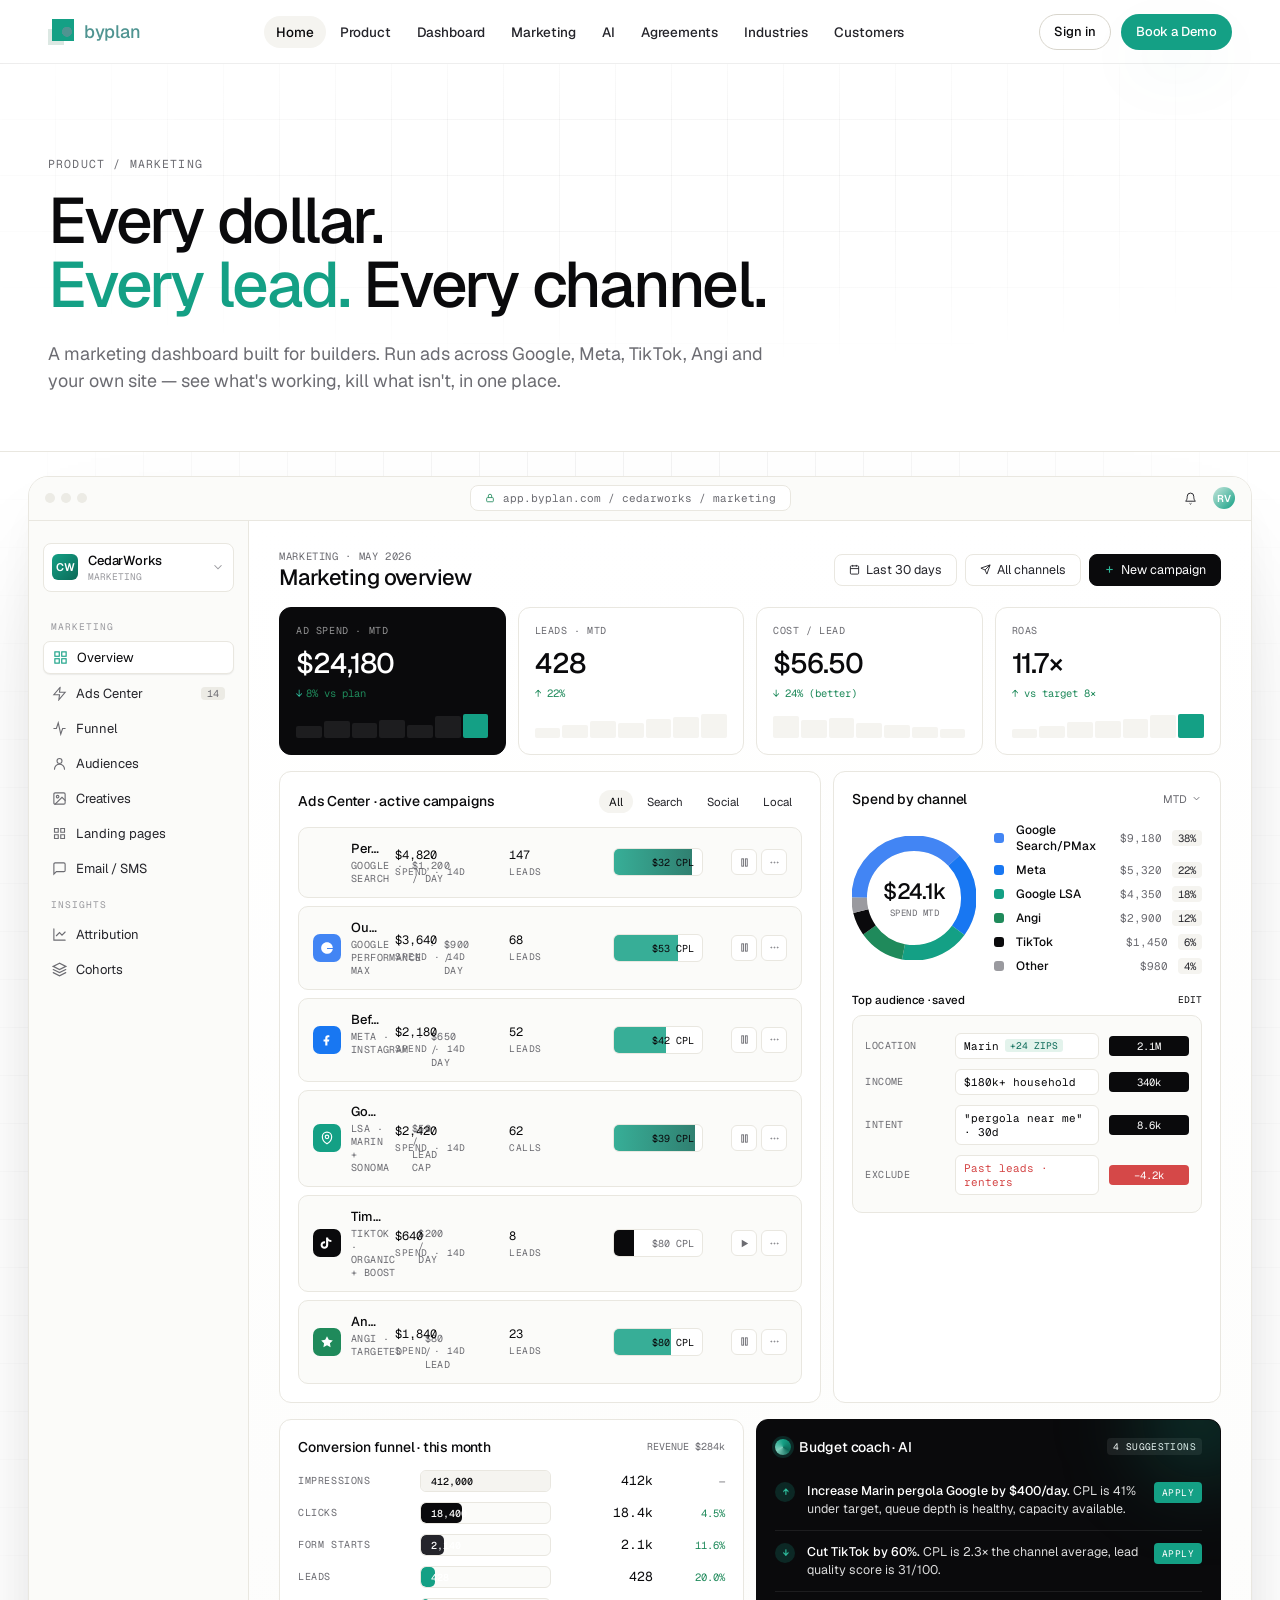
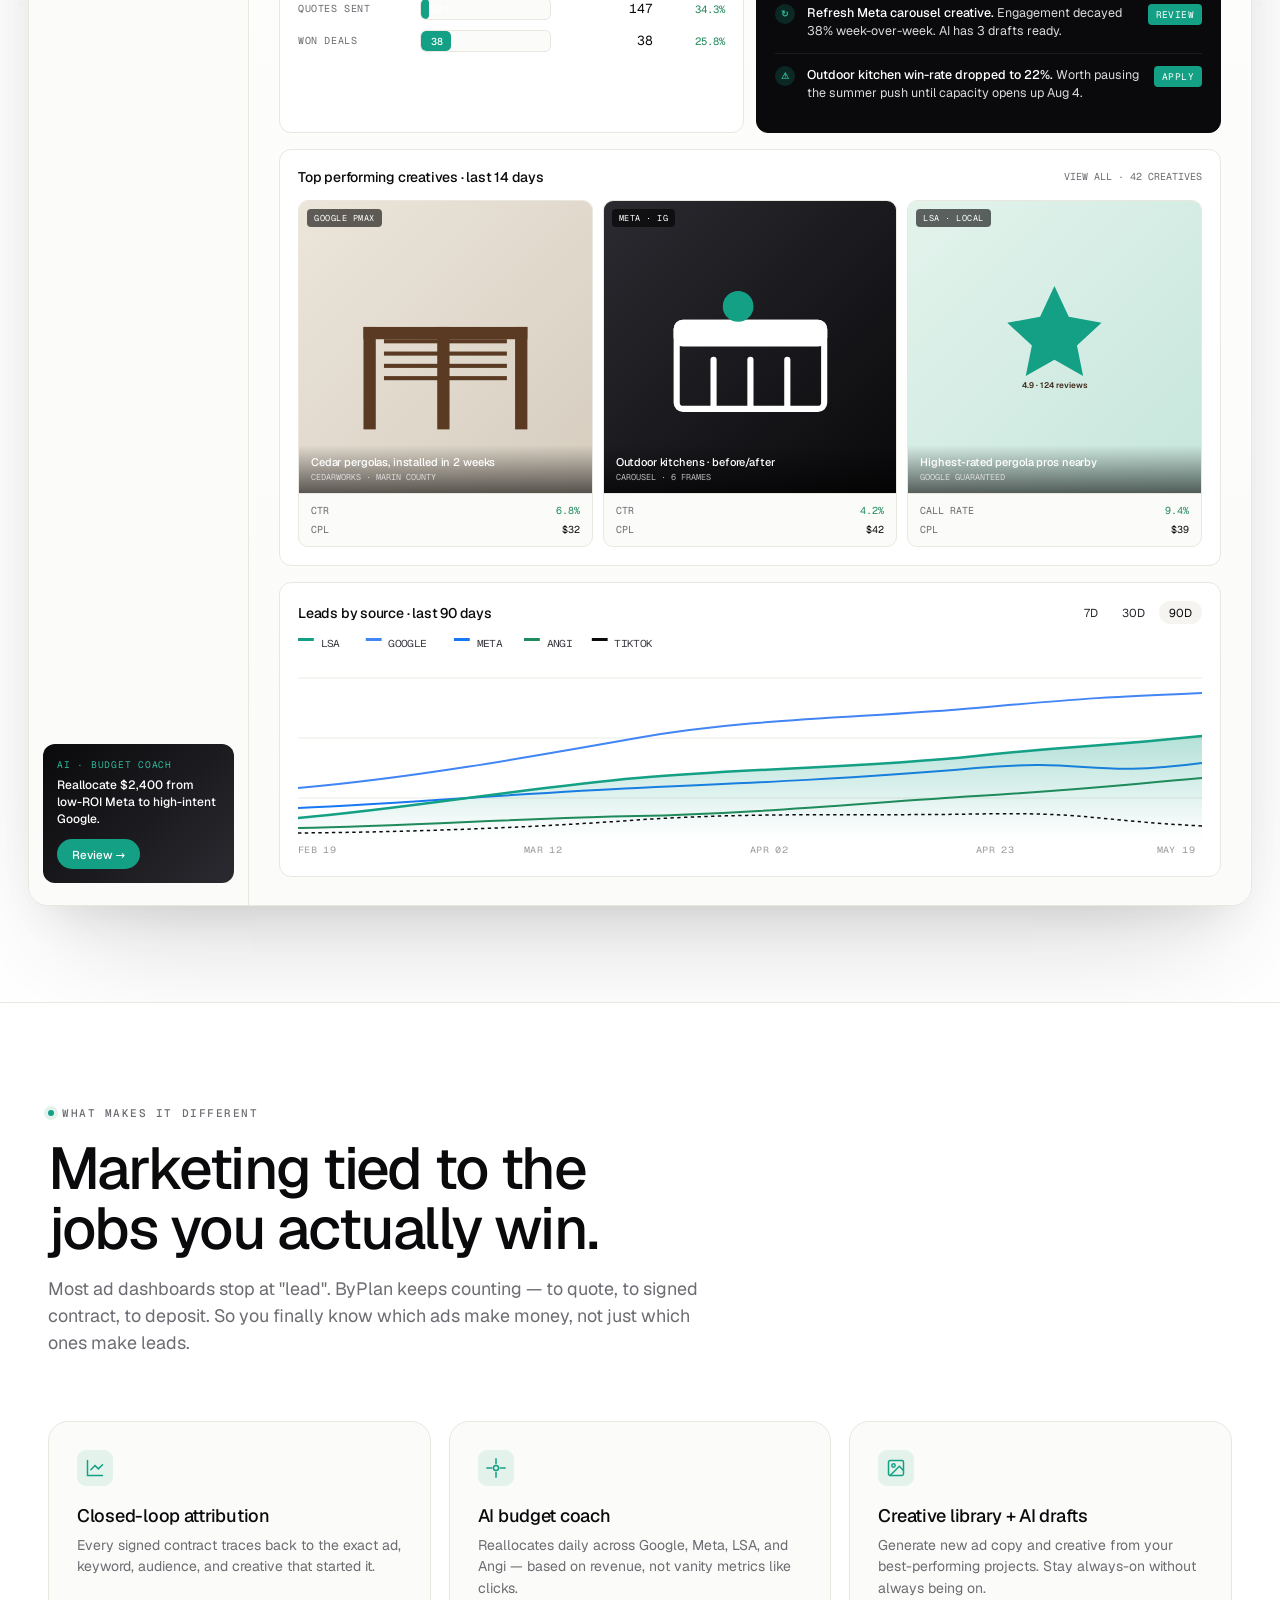
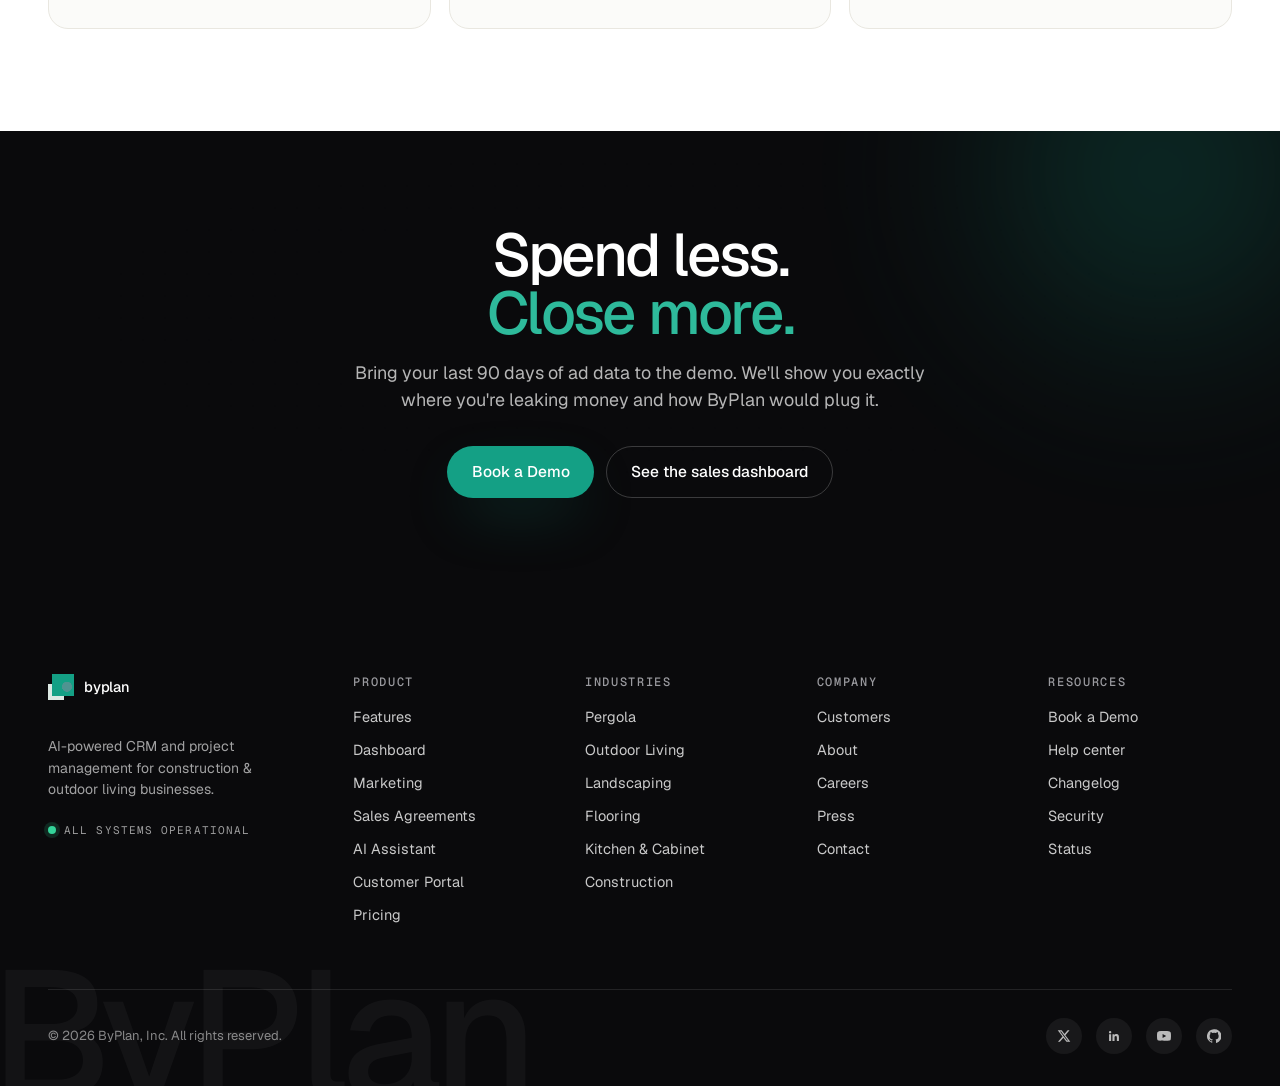
<file: marketing-standalone.html>
<!DOCTYPE html>
<html>
<head> <link rel="icon" type="image/jpeg" href="/assets/byplan-fav-icon.jpeg">
<link rel="shortcut icon" type="image/jpeg" href="/assets/byplan-fav-icon.jpeg">
  <meta charset="utf-8">
  <title>Marketing — ByPlan</title>
  <style>
    * { margin: 0; padding: 0; box-sizing: border-box; }
    body { background: #faf9f5; display: flex; align-items: center; justify-content: center; min-height: 100vh; font-family: -apple-system, BlinkMacSystemFont, sans-serif; }
    #__bundler_loading { position: fixed; bottom: 20px; right: 20px; font: 13px/1.4 -apple-system, BlinkMacSystemFont, sans-serif; color: #666; background: #fff; padding: 8px 14px; border-radius: 8px; box-shadow: 0 1px 4px rgba(0,0,0,0.12); z-index: 10000; }
    #__bundler_thumbnail { position: fixed; inset: 0; width: 100%; height: 100%; display: flex; align-items: center; justify-content: center; background: #faf9f5; z-index: 9999; }
    #__bundler_thumbnail svg { width: 100%; height: 100%; object-fit: contain; }
    #__bundler_placeholder { color: #999; font-size: 14px; }
  </style>
  <noscript>
    <style>#__bundler_loading { display: none; }</style>
    <div style="position:fixed;bottom:12px;left:12px;font:13px/1.4 -apple-system,BlinkMacSystemFont,sans-serif;color:#999;background:rgba(255,255,255,0.9);padding:6px 12px;border-radius:6px;box-shadow:0 1px 4px rgba(0,0,0,0.08);z-index:10000;">
      This page requires JavaScript to display.
    </div>
  </noscript>
</head>
<body>
  <div id="__bundler_thumbnail">
  <svg xmlns="http://www.w3.org/2000/svg" viewBox="0 0 100 100">
    <rect width="100" height="100" fill="#e3f3ec"></rect>
    <rect x="22" y="34" width="44" height="44" fill="#dce8e3"></rect>
    <rect x="34" y="22" width="44" height="44" fill="#14a085"></rect>
    <circle cx="64" cy="48" r="9" fill="#4f9491"></circle>
  </svg>
</div>
  <div id="__bundler_loading">Unpacking...</div>

  <script>
    
document.addEventListener('DOMContentLoaded', async function() {
  const loading = document.getElementById('__bundler_loading');
  function setStatus(msg) { if (loading) loading.textContent = msg; }

  // Error sink persists across replaceWith since it's on window, not the DOM.
  window.addEventListener('error', function(e) {
    var p = document.body || document.documentElement;
    var d = document.getElementById('__bundler_err') || p.appendChild(document.createElement('div'));
    d.id = '__bundler_err';
    d.style.cssText = 'position:fixed;bottom:12px;left:12px;right:12px;font:12px/1.4 ui-monospace,monospace;background:#2a1215;color:#ff8a80;padding:10px 14px;border-radius:8px;border:1px solid #5c2b2e;z-index:99999;white-space:pre-wrap;max-height:40vh;overflow:auto';
    d.textContent = (d.textContent ? d.textContent + String.fromCharCode(10) : '') +
      '[bundle] ' + (e.message || e.type) +
      (e.filename ? ' (' + e.filename.slice(0, 60) + ':' + e.lineno + ')' : '');
  }, true);

  try {
    const manifestEl = document.querySelector('script[type="__bundler/manifest"]');
    const templateEl = document.querySelector('script[type="__bundler/template"]');
    if (!manifestEl || !templateEl) {
      setStatus('Error: missing bundle data');
      console.error('[bundler] Missing script tags — manifestEl:', !!manifestEl, 'templateEl:', !!templateEl);
      return;
    }

    const manifest = JSON.parse(manifestEl.textContent);
    let template = JSON.parse(templateEl.textContent);

    const uuids = Object.keys(manifest);
    setStatus('Unpacking ' + uuids.length + ' assets...');

    const blobUrls = {};
    await Promise.all(uuids.map(async (uuid) => {
      const entry = manifest[uuid];
      try {
        const binaryStr = atob(entry.data);
        const bytes = new Uint8Array(binaryStr.length);
        for (let i = 0; i < binaryStr.length; i++) bytes[i] = binaryStr.charCodeAt(i);

        let finalBytes = bytes;
        if (entry.compressed) {
          if (typeof DecompressionStream !== 'undefined') {
            const ds = new DecompressionStream('gzip');
            const writer = ds.writable.getWriter();
            const reader = ds.readable.getReader();
            writer.write(bytes);
            writer.close();
            const chunks = [];
            let totalLen = 0;
            while (true) {
              const { done, value } = await reader.read();
              if (done) break;
              chunks.push(value);
              totalLen += value.length;
            }
            finalBytes = new Uint8Array(totalLen);
            let offset = 0;
            for (const chunk of chunks) { finalBytes.set(chunk, offset); offset += chunk.length; }
          } else {
            console.warn('DecompressionStream not available, asset ' + uuid + ' may not render');
          }
        }

        blobUrls[uuid] = URL.createObjectURL(new Blob([finalBytes], { type: entry.mime }));
      } catch (err) {
        console.error('Failed to decode asset ' + uuid + ':', err);
        blobUrls[uuid] = URL.createObjectURL(new Blob([], { type: entry.mime }));
      }
    }));

    const extResEl = document.querySelector('script[type="__bundler/ext_resources"]');
    const extResources = extResEl ? JSON.parse(extResEl.textContent) : [];
    const resourceMap = {};
    for (const entry of extResources) {
      if (blobUrls[entry.uuid]) resourceMap[entry.id] = blobUrls[entry.uuid];
    }

    setStatus('Rendering...');
    for (const uuid of uuids) template = template.split(uuid).join(blobUrls[uuid]);

    // Strip integrity + crossorigin — blob URLs from a file:// document inherit
    // a null origin, so crossorigin forces a CORS fetch that SRI then rejects.
    // The manifest bytes are ours; SRI protects against CDN compromise, not this.
    template = template.replace(/\s+integrity="[^"]*"/gi, '').replace(/\s+crossorigin="[^"]*"/gi, '');

    const resourceScript = '<script>window.__resources = ' +
      JSON.stringify(resourceMap).split('</' + 'script>').join('<\\/' + 'script>') +
      ';</' + 'script>';
    // Inject after <head> so the DOCTYPE stays first; prepending the script
    // would push the parser into quirks mode. DOMParser always emits a <head>
    // (synthesizing one if the source HTML omitted it) but may carry
    // attributes through, so match the full opening tag. slice() rather than
    // replace() keeps us clear of $-pattern substitution in resourceScript.
    const headOpen = template.match(/<head[^>]*>/i);
    if (headOpen) {
      const i = headOpen.index + headOpen[0].length;
      template = template.slice(0, i) + resourceScript + template.slice(i);
    }

    // Parse the template and swap the root element. Scripts inserted via
    // DOMParser/replaceWith are inert per spec — re-create each with
    // createElement so they execute, awaiting onload for src scripts to
    // preserve ordering (React before ReactDOM before Babel before text/babel).
    const doc = new DOMParser().parseFromString(template, 'text/html');
    document.documentElement.replaceWith(doc.documentElement);
    const dead = Array.from(document.scripts);
    for (const old of dead) {
      const s = document.createElement('script');
      for (const a of old.attributes) s.setAttribute(a.name, a.value);
      s.textContent = old.textContent;
      // text/babel scripts with a src: fetch and inline. transformScriptTags
      // does XHR against the src, but blob:null/ from a file:// origin is
      // silently dropped. Inlining makes it a plain inline babel script,
      // which transformScriptTags handles unconditionally.
      if ((s.type === 'text/babel' || s.type === 'text/jsx') && s.src) {
        const r = await fetch(s.src);
        s.textContent = await r.text();
        s.removeAttribute('src');
      }
      const p = s.src ? new Promise(function(r) { s.onload = s.onerror = r; }) : null;
      old.replaceWith(s);
      if (p) await p;
    }
    // Babel standalone auto-transforms type=text/babel on DOMContentLoaded,
    // which fired before we swapped the document. Trigger manually if present.
    if (window.Babel && typeof window.Babel.transformScriptTags === 'function') {
      window.Babel.transformScriptTags();
    }
  } catch (err) {
    setStatus('Error unpacking: ' + err.message);
    console.error('Bundle unpack error:', err);
  }
});

  </script>

  <script type="__bundler/manifest">
{"d644044d-c0dc-4fb8-a284-a8247b9a0c51":{"mime":"application/javascript","compressed":true,"data":"H4sIAAAAAAAACrU67XLbOJL/8xQ9zNyMdCtCIinK8oe05TjJ2rXxTCpO5Wpqaq4CkS0RGxDQAqBsJeuq+3UPcHUvca9xj7JPcgWQlEhJdjypOVeZAoFGo78baLDfhxfrt5wK+Od//DfojCpMQdBVD+ZSGlQ90ImSnIPCFVL+rDMvRGKYFNDpwpdnAIkU2sDb87+8uoEJ/PoMAOALZArnJ+AxkeIdyUzOvR5wOkN+At6lzNGD+14bdKlkWiRmF/ht2b0Pn1KdzSRV6e6Ml/XA/pycqk9omFjszrmuB/bnULYLfH51AGqhEHMURu9Bb0b2ZzGRFtoohnuzrjYj+7OSQhuZo9qbdFEPVHN+O322UdCccYQJdLhMqFUfWVKTCZoj0UvOTMfre12ylMtOF/7xj5biusTIN/IW1QXV2OmeblBmqBxKp3syZyLtLGEyhSWxhMJkMnGrOoQO5tfBb1035ujaGNJMUZHerBaVQQEoNIUS8NG9AJzpJRWQcKr1xHPAvlWkB1Qx6mcsTVFMPKMK9KZnfQs8fXjmrVSpN52tl5yKJvBHy9d9iy6FIkX1E11tCCv55kx80jApeapWIjldltx/PKP1ioKufAsM339pyMSJ7c/g0cSwFXpwAp537znlTrwa8t6b2qbT7P1Zn04/duuV/iaZ6Hhe1wmxpknQFUwglUlhTY0kCqnBV9wZXscS4jnFgQUkjryfaG6158a2Q0wIVJfvr9/AZCv/lK2aLDkYr5YxwJZhJ+KalYYJlZpyzEy8KtxkNgpMv/+y1b7jc4t1Z1UndQ+U5Og62MLZsUXhhu7P+ilbPTyfOqXqBt0tyo2AmRH+IpPauJbOa0Z2/G16wxYCmGhRewgXTRIUu8hSzGWF54WUn4DCS8zlLq5ZYYwUTfJnhVqgakvyGkVR9eDdkooU04k3p1xji0vrB6sF3LLUZBMvGHmQIVtkpmyvGN6+kHcTbwADCIcQDj3rtnziCSnQA22U/IRWCkqhMBeSS1X3+jVOMt50cSYwocuJp2QhUm96ZjvgLph4Qw/WwcQbe3AXTrxw4ME6tK/9fRhLWBMoGFmovl4tWmLql3JqKL1pA42Xj6WFb/xjJtM1YUKjMi9wLhV2XMprj8+Z0uYiYzytfa3fh2s5s5E0R1E03C/PH/G+lG28L8/bzpc7bL7F5m0gDvng91/KKHsozOR/XIzZBJf7WobtVR63Yvjnf/7XxpK/LvI877mYI/[base64]/d/nEnd84f8ZNyw1ljnrc9RTODfgVRA3wtWSVSGMp2klVjvETnLxRL22lhHyaRfDemfj3rabO2ySqxIfPkNmMGTyGnasGEP5PGyPwkGC/vTh/Lgm6lZY2pmmzkspwJOb0rY/BJFCbZKcylML5mn/EkGNpxG1f9MtqfBCSOT6EkBtRiRjthHPfqfzIKu6fe9PzKX9q9HqZw8e4aqEhhqeTfMDGQU0EXTlUwl6rUpypKjf8AsjCplAo4WzGxgFmhmUCtUZOz/[base64]/HOYMH3JMXZ9IxWrtM6AU5fIzWFQm3d4azP2aNTdw6D080Z8Emzd46F081p8Emzd49+0xvKUcP23Pc0LNUxc3p+BedaM22oME+a2RTb86VUhnJvWh8F4a3r+AZEilkL9KZvy8ZhDGf9tk6/3Wq2B97fbzg7x+jnS1QLyak3fVs2nsT9LpIqoHnTn6vI9sZFtm/CxalIdUKXTqBvti/fhGzOpVQO0+uq9U1oPjGTZCi86V/LBvwAF3TGBD7N6nbRNdOBN71ovP1/W86FzJdUrH+/2eye6zblkycJ4Lk3PZ/J4mnSeu5NL6jC34H7rUL9ZOALu9FJHiDlj5P0O9SyUMm3uOjDx96n8HeJfAll/n+ySDIqFsjl05zjuTe9waRQzKyfDG+oKR7Q0FdE/kilopJ/uT1sb0pd0v7f/4FwEI6qmm0PrkRCwOZ5ZTc5GhRqVCtMyX6Sby6jZcIo1/tb2pq9Vp3h/S2zuxJv2qojDBt1hOFjdYRW5WB6ZguPkE6862BMwuEQQhLGWUSiwZj7RyQMj2BMwhGMSTwIIQhIOLwMRiQ44n5MwmDoj8g4OHozJMfHEAbkKL4MyGjMj8hR5I/[base64]/0UW74sZ/uFSj0hsDYZGEDnSnTzt/0VwTKxMYgjCxo/2j4iV+jEZktH5ZhaUaC4GMCaW+yB0Dz2AiFg8MRlvl4CQBPY/CcgxGYFDVT61Q27bPhm1J1iaEhL7dk7sx2RcPvXAj8ixX75cW3RBTEYfxmTIR8RS/C3C/gszl8XsD48CIZCIBmEpHCvqiIwhjMgwISMSkLFPIvsYrfyQhIkfkYgc+dZMh9WTjNxP+T9u/AY+Odo+ICBWwoGz86jxW/aF1bu19wDsjLFDFDlUIz8kI59Eflx2ut+YHINzRGK9bGin+xEJfTs5KsmKSeBHTvcDsL3WsSwhNAggqLphBIMkJJEFt+N+4FTkfh3ZVmUhsSYUWYGQcYuBiITOsSyJY4jJyNIGMbGmM3SwgRUoCVcRiZIBkMiiJWMyOm9IHZweHjKKxxJY+2U/l+W4oAfvasoc9rUqLV0uUaSuDNuZHyg2McHMO3c3uVNqQq6bxab9UhoprzTrghObQwe5JhzFwmSujDroVndR2/rveWGkrw1d2Mokm4OQwIQrX6fI6dqBWSx1ja6DvFWEs6t8h5y46gBZoHmr7NHcrD9QXmDH8/2SKt+h87rdzcyaL81mV7bIZG9bCSEd5GRJrWtVhbQ/k8QKS6GwF2+//tb9jbii1M9zS8vpDrYUJnBNTUZyJjo16h6Mu/CvMBpsoTck6y3Je9T24OP3X9L7XH/crHO/[base64]/B4mW31tJbMP+PIw4EurzBr6wLi7NrSXQ4/AOBwWcKCbYFtmaJqWfNSj/T68lipBUDjn8hZ0aRdC+o2VS9NgGhKZ53ZXmm5no+ZMGD9lms44+vZawd1GWRSFsPZgC+72XGXNZEuTnM81mkuXxRrEvENtpELoWERQGoAlal7YulRFSeKOGdpZRINMIVVOOV9X2BT+vUBtzktLluK1RdZpV+cfkrRT6AE/3Be10+jG7+oC/bO2nTHxgeGtLRO1bK20iVUGE7hlIpW3VXHdCcXGkU0crRtVtCEJZyh2pFdiU6V1LdC8sM7FxOLCwb7DxHQ2aq8u+xUxcglnloQ/wXAAP/wAipTHIJiCPxwcZqcMP+czucLXkqcd60ZbrpqBGHlb2r/Tu8oJbek1Y3M5Xi6/9eXTxjhyjV9xgTpc7qmv34eruXOHJV04++eSWolWsezRIFaB1DGsRrgbNs9/egkazXuWoyxM/8qetjU6Mf88c6dK5cx8VkdX4kJ5je7Vh1fvfoEqp4INdHmOKaMG+dq6jRVvFX8FWlxMrJhmM47uy6NbBE0TxeYswRql5ZfWPtODWWFcV6FRwS3V4kcDC2mFYCRoRGDGrktrhg2dARXrW7ommwS/[base64]/DssnG3oa7fvH9pJOr10vENhyrNhoHSm7gPJwGoZD4XinbzUcuxShEzaLxLwFg4t3emgcFXxlgVWfe3ld1IRYXqLUCzaAt7G//19bOmJpyBNhuqW6TpmItmx4j0XqDVBDFULNAeyVTXyeM4CYJIUQpYiOIRuL6v14AsoKc21u/49Ac8fDpZ3YP83La8HJlOoM8nTExiQQbyZ/5QD1sMexiTZ0MoPxL4XyI1vvxXUhV66HKpPLFoq1iaz6YbpMubViabc3Ack1lVUZKaU/Tad7mz2Hs42PQjiwWB7zrUHplxKk9nI6pI/FUkmVfVZ7u5J+NwN6s1ReOcs/fCXInjg2xhqN3BbE5Aaten8SH+11aF/t+Wh337cKNmJnR4+kzB7yKR2I9j4AMYi8bpEc5ZgJ2jjYelhRKZ5oF9gvQd9sb5KOyxt4zC7KJDYDTIK8xLntOCNLWiVd0uJvpedL2C/RwDz0NbVbVX/1J72C/gwHvRghhldMXsp72mnN29r9Qc/laHpujPf5KOWn7rBG3fO+G4yAa/a83ldmIvO1hXwsez48ufri3Ln9UbS8lOjudgSUq7fNM7GV6+njY76a56qVtIoumx7Nsbn0HdPn913bfv/AFBpa2BjLgAA"},"08d57d02-d0f9-43a2-82b3-0c91fe9e80c1":{"mime":"font/woff2","compressed":false,"data":"d09GMgABAAAAABz8ABQAAAAAMhwAAByKAAEAAAAAAAAAAAAAAAAAAAAAAAAAAAAAGoFQG4s2HCg/SFZBUoFIP01WQVI8BmA/U1RBVIE4AIIkL34RCAqZRJM4C2wAMKNCATYCJAOBUAQgBYgaB4N0DAcbTC0jEbac1cqEKIKNgwDUXiL5i8KYyLzhqkzmWW7ncZuy2/P/d1k88ywyU37rEBEaEUVUuqKpv+/MLXedSuVZZIQksz/P6+afe999Iy8vk2xW2GGlFDBuClHbgqN8SxFxrFH/5hHav+bQjglSRQzIcoHQsEIMK4SQRd7wbLN/aIOLbGtlNbjdcbsHKGPFHDouIvpnJMH3+/32nPfQ6NYJEZ8OTUQald+QkAiZED3ln5gO+UL9/+E7+3Z+S2tWwXM8AeAIdoEgBeTyUN34PahEM03x1d4UaUABN9MEYeDZh2/3f/t9q+/undldZM7hoXXtohIKKVkp/818u3uZj+gwqCXz91BNn9LEqlnDM4QEkcQhkRqdUDr2NPdpd44KlPKWI/NdjK6qk5ufwm5S2GPO8RYAFWn2wPqVc8XctaxyZVnhysJUuBpTr8l8f8y7BIJqwfhKViLUfm3/21ZqZkkrpDB7MlYUWasIDW4MV/rr7hhAKFqQtpfD6ML/DsLjISqpkAw5kDx2CALwVRSAzwM4DUAnDwAGgJq8f86vC/lDfCgtgiKaGB0PJnyJcAInCLVE4gTTfjpCx2lCy5kAE2TiXJjjOPVBczTC+3g/P8OH+DjP8rz6X+cHcgAIavrnQ+FIgvC6B6ABIBBK0LwOBP/A+wAAUKkSIAC8EhXI8vNb6sByOO3iabCcjj9yCixXfZfPggUBAJ3vsMsjF88CB4AOBMZIH40rKxsB3Un+iNJ2AIAUCoW5C3HSX8PeHcC/zONPtcPvAxDn/Sa1mBy2ki/1y/MwZcuI/1xJrkl0BrwIjIRgOF2kurjrPY9KbvfHaYW6EZR1HcBKj9u0JC/O15ltXTcPdKj/Mq+URI5yY9AC5Cu0PbPniWmAtfgACKV8tWncWh7umBm141GwNREjPfTLM++Y329UerNBJ533sXOiM9L8Sq9p/p0ozSNz/ZPUK3XXA7Czr4PSAwVrpbqwAxLRrYO/eb7dbQJ3bFOAILxroh1SyP3lZ820TQr23fH0hlexZB5ordhd2n+H2NO/2l/h7+/xCwEP8y1x0xy3tzUe/6btpM364PKrHpAaOqotL+wvQ5enP55/utLW787v+/Vx/mJbb2Z2noQOAK76jLTcqxmfH9UnG+f5HVY8mm/rsDTZvZCysWVfnDdHKrp79++vzurmAQD036heau9hSz8MSCoEo/[base64]/i5DztNKLmlrvtTLUu+T094vPQNDVlSjPjSgf/AP78Cju/ClTrACwADQ+9u7aW2Dt6IdXMfEHn1vRu/4Bx0P6YeTh7ghYXj8iGZEPVL5cWxSP2mdCvpGzuQGaxaJELkUi0MYBKANqr0BOFjKfzfMoBuvnR273J4IIGRg8IhU8eu9mE4guQmthQb4eTUAwOb81mgHSqOCNAC3gcG+Wf3ahi3wPlgn/ktNJx4CkHmksAI/AAC4a7UDgBUPDUDnM/BPyobvjx2/jADA35O+NyoH0bEqssqL6ux32jUttvZAPRwG82F93EoHUgRUB4bjm0vxR3n1SIKBx7Qazp7ADZuqNc60hS9BV0fevgEYKNGVbZ6SUP+9JawINasqv/QBwuQQGUEmkQ3+wJ/4G//hf7zuW75PushDMkqmyKz1v5IESO92kIhkPFnv9/2xv/bv/tv/++ZqzAfEQ7xk5jeryt355lRJSKJYQ6wTmoY/C8jsHzKzdylRqpzDKmusUwEA8ljJGb83hXRKVioZ1DLxUmlk0cqWJIdOLr08BjZG+cwKWRRJViyFHQKghiE6Mnxr2+HwSLYlvq9FgJqoYKkE1FsCmDTqL0XA1IIGYyHYaDgpqD/pGk0asBfWjMfaWo4mk6mopAVNJ5u/CM2eZ30KpJErvOBJADsAtQFA3gA4C2A/AAACFxwMnYf4ZTyFhCjz+jgMhyUVoyCFZBgdkoscXAqHbgAAzKxqT8hRNmXGS0IqBZYXaLmM6GQKypQIxgTkcn21QsOYMkli4iX/wlPxZIJn2aDIcEhwkp1T0WRlkXgip1XkoIIW9hSMqOLEmkFsn3wPXy/U7cIaL2n6PRZb8fp9BBFfG0CXv9JdS78OkYqTCjD3FREiXyOJICo5LSdyqlG+c6ywAR+0YMOeB8gmCUqJb24ACYWs80Syge+emnb/tJO/63cXUkBErgCNXZbA08f548pTcnm3cSS5Bzv+14uK+SYoYRXH2e1qno6FryMVT284wjr/0yU/fJFnnw2jjT/+M49++WhKCKPkuLERUUGIZjSXfmNWAbcxJ+74dpZ7uhAcfKLh7CBk3oOi/+aCs4o+MDc340T5nl1nWsc0BprwqImbhvBIDrQQxQ4fSYwK2JHDccvB5ExhWTzkGi2X44o4i3Q1nlqvsUvC4k6HWneijQ3UGunqoy4qpARza13YVcPWfXjNCXXVgEcq+IN0VkpQehdSQUR7F4MUAGvqNyLYpeMADQ6y5/OfG8X8Y2YxhdaPNEFZ3ynSDXfI6w4iKmDo6sknXXCdG0bq4A1++VMUuyM88cpi/OVmHwJ5k6t3/OV6BUs36j5ywO8mqvG22ZF4/lgjtvNARCc0+xxAejU4qHH+3tJXh8ihz8eRr+yYXF/XN0/+0WfYs/zptzKQJaeWNr8YKqq0Ugr9+uthYZf2a7WrJrp3IcUPdgBlJfRmtTt1WAs23WFEERVoNm5tnH6G2qKeHVjdvgsNmdiuaym/kY7tHRBSQOVjcY99XfL07DvKtW1di9t0i3fCbJD6/6OJvPv5J6s/uv7UH6ZwYIjuMVXbykGmyVQZtVhfDRUytmlRu73gxfzZ9axK5yJ7xhjd/JrGrYcvNNQvhfsm6vymkbVUSLcoVFoC3GN0O/i1+K8DwnubJ3k0/qGKAfkYzF+3Y8mbXb16m76y0UxBa3sT3uJobycsQNhUsz73l3xG3gdK7mdvfP+N3QPQd6URcI/BdmCoqZ1fm1rTfhG+fu0nsII+HOqf215/vnvMdCDCgZRdW+LBrrRxNc3PlL3zs3LPwMsl4JXXaPWxKa6rZ0ctuPTq0Zf/VFvrxgnSRx5bPNXR0wEJYwoNX9e+rT1TPBNMF/Le1rSH+ZvPgXo4Y8cMiP9aAe1w+0CVm65+fAmUaUWb0gJ5wbTyrMqcCcjODzaUVW1J8+U50vIzvvOoccv9q2UDaxu2Hrp0qf3wN3ceEapQr5WH8rgjw4mYu3kOyzbPjW0kcBXqqZyj6YA08Kj78cD/pISLOE1bV5T1h1P9m8FwdvP3bXD2V0s25fK5vLir0PIRE1oo5kqQ52hp9aaNotqDPn6kVLG8el3eSC1878DYee6df+2sj9hTswey1ybp+5730ETf0aupl/Min/X4Bo5ez3hrwF74RdbAtb6/bjqTVuas5fPdQ2J640Hff/QfQdxFNpPp63Wm+sfAuUeYuR7wX7mMiTSS2UQdHq3ic+Ig8e/nyaMJ9zwfkMlw/eI6NqPAyOV126byUcbns+fhp+BTbWZb/pqKa/v6azYQoEH4QJ5a0FMok7+I3trrP3jfMi/r7BHQf8yExaG/P31amHh6zIQIpuq5QxQSAH9VilcG8ovblm1Mz/jndxReND47v27aJxW5K9//uXqU2zwTUuYZkeP4SLemYCZoBobiZIzjqvighomQ9MHrd5O4bW+JV376t8bk1BpUMd3z4z/B76NG1xHzbtw+o4XJ3/7B+VVCUAWqjQKofnkx/+I3MVf94hmeS6hOEkaN3ukuAV+uC6bfqv6p5IzviToCfPZ8ErvndyYb46rDN92suwm+2/Rxk0bdT7iK8F/+6PXHD/+fuhPHf6v/26/C9xv8nvOzMyRW7PSm1q9+ubh2q/M+/[base64]/JY7j8EL0R5PSArMqykzfuW3ynuAzZACe4XTgLQAfzYL+fpNybasYofg9194N8HFpe59dM1ALtl0EvP8B5fx2pL0X/AP7PQ+n/4DQzlJJbKzRAABANo+hIOLf9zVh6HTX7pn+4ghOypyE40GR3IE1yy/rr6KUxl9RWqj1rXfqIiyebpsNlv+Sdv0wy9h36ODjMl2z3MbGb31s3qdtZd0e4Ku2DXyT5iP2a93A5O5Nbtf/EK70NTAIeGfBPdeG/CIDBBLACEWv7OHwoMfNRGxuCWmHTGMzx9WugSEokTJ6S0QHQfZ+RYo4X85QNmZyulSy7gAFvJT3CgFr/9ihUjhJFwDP2GGDYzLBt1/dQByJ++81hfgFI/2TwuK4laHHK7WZoQKjI3C1dgKUHFIhJNZBIUU1NT2dG7cA5H2AWS+fLiuXqVjHKdIYwIRSGEOFXSxdtmctKV/+jC+P2VhemxEcRFk/NWbY+cCkeJyVb83EtwbSi32VLkECM8UEM/NBQtrIZzlTERGG67HtM6ND+/uNxMszKI/uNxNczwSqPRNGTDZRBLE+J2Q48v0B5PLQmlz/n30ERGAOD9zZC2WfPDvj4Y4oL2lV9aSpxumNsrHIXdmsALtgBvEmHHs7SJpru6+rt6h8e9Ex4yE+dnh7riYVIzNebxhZvR8rKLlhWhPwVqMXm99fTzziqn84UasEEeURbVaygdMGTLkQTN0yVjGZFZGHiv+uFMixyykZ9YOz8/+DQMRIPbZ7UD7ju9ffBAE+lhCsNBF7RDlPSaVhBSzXq9bDFxuGqmrn9P7QbYrol7DsS6dSkpPF8JLVQ4+mT+NX+gZuo3xzIII4wRxRA38XvdM2ghT8SOZGA86zxpabW5KHlYxNe9sIIexk75oFb7H/Y75w3CCBE2LnCrygveftsm9LAnBSCIYmUxuSqNVDCbYxtIJNI9/HQetX90+1YnT25PBKEDssNf8P6YiKJSCwyk1mQyWrOswb0zrx3YNpE4UauC3X2ymnrzJm5uUYqQLaLz2XsCyoeXW3PMFQH/pGh/IGo6nZImQUgoBCOa6VE6/KFlUejgYyHafBPL+LjFpVYhjFYkwYjCWOVeJzNlgTTJ1v2vf8ljUzfRAm6m4ZZFppprbXUwbuBFbBvCTLqoMDet7Z3//39QPTrc16VVUol7gtDfz87Nzc8/miv7O3ysidUyS8xktSKbV1D8IfPzRIIQFDhE4igIORwuEpscfzqxAbjg89EMovmMIv+Z8jX28tUVB2Xk8GElx+3f31gu7IbjbGTnglFmLs6JbNub12NutIlkbg7ch0iuuyFb4A6uiEoArPaOjk6MPxlU/ag/iJ/02LgvKHHcsj8YRbQ0oWhwei83JqaDktpCh1oKTt2/S92fgklGvd5oSYGdmel/[base64]//prX0A67ENljMdnZ9vbFz5c+OcX/0XbmdZgayj0/vtwRzPq6Pgu1dCwd+8L8NGzclu8tlhtsUgOsY7YBdOFSlsV+AEbmyp9OFBdXf1ddpiRcn3N4qLX+957/m7/77/7++M2bOO9+9dlkkTTZ8/OV8yfcsC/mVOHcniCJffrKEThikaaDoe7uujG/JRCcf9+1VPzbTH0chkuivb76XBNPjOTbzG2t3d2rljxaOSPv/tuUVHR4/ltMRjf23BRypwcZWgNDA4GPAANenMRhrSIsFsJeSgyktautdtpv34afydaPDe4UJq4Bbx0hQh4ZQMsQRS0UOnpOTlV4OvTI9IxWexVr8oJ34Bm+Bql2TQDKuNLS1i5BbYl/LslYj3Wx6dPTj58+K9/[base64]/KeBWuNhhOWNZul0eOBtO+iQkeRiReXKcMistEn757yzqDndd9zenJLty/lBHNrth/ykzGMjGUEbFXrO043Z3o6Ejn2T4uyTExYjnOZtIZYygt+B1VkK9amHuWaSr+JSbK3n9ZxUlyvzRoChCQJWkOo2uC77jOA8snz0DE2ezeU3UoAhpbxyrObo9QoClhFZE+jvdl9guTsojeAv8WNqBGp1uz4Xk7x+LFG00urGX5dtjfHHYUZb/1XlS9V2IDnJn9GPFS2/SThIB0AYNbpnjwJSyHXUjhqs53STJKme3ogroklJExHIh4VZT3cG1fl0nYR7C5zKHQ4snHPfjj2bDxcLg+sLy8//[base64]/e4FOMoztIrwtHQ+IPhsUnv06ezFjM34X86NvTggScQDCPGHSgcnPOO2t65IEnmJDjmdo/BFGMpiXot/1zQnvYaLJlWmsUQl9sM0gYSudvtA0MpUjCA73atONq7f9cnnDnyudFhd9ejoWHvkpBVSe8+mmNAQTiQIae8hrFrynNkXi7Lqep3V8Fmxj5DsmF8RvEqvhpF49b8+CP3gGjGhKZZnmRpmmBYuzaFnu7CidN0ytoxkpMTsbh9nFM9NzUv7xl6MNAKPuHtGmpZ2l0X5/O5qMRJa5zS5JSdHX388J7GK3Bak4LnT98aWebJbtV/eKOFF1UpGiORYLC1NRa7eTPaEXvv2++2Yzu6GYK7IAT39IS+Q129ev58FYw9M8ratS+AP7228/Eb+FTMlSSY6C8n7gVPOqEyHgFepJ1OHnhepCSel5qz/V2Di0Y0LSq6ukgPffO7ba2wMngo9tIuSGyUVisIVdAETZh/SecEX4a3oIn2encwcFUCrAZptpZFNN8MdMzQxssQTq9RRkNX15U0NBl72IR6Qi4ctYEs4N//Rf1HtZkV9XM5Jy8HHux+YIGRJRvQRONb46vRIVIdHRDeQjO87UITEy0CTpw08VfPY3z+PFzWRHj+BM+LaNWqjof8wecDQJJczjD9/ZiR3p9QdbXfFbwfwrBBkAiioEdZfLBZLUlKJcd95jOJpdBug3D5wllu5VFw8RZ4uEjLVWzFInRIoAJV8emSFI3evq1QxAlanF1CtLOuzodPl4h8zBZBrxzYOAj0crYZR+f9Ijv7uFt67o94Xk/f8roJi0lF46DPS1YfOR05CimvPj0SFgGzAfzY5GxIXJF4nOcziyuqy7LTHN++6+dMonTXhwSc2BBZ48uhWXUsJeKLMSZ5XoE67uvtlnFS3p1bg3FtESwSSWQJ0nWbdbws/PQpU0p3isASMJsltzPqstrKq2lHdWm2djmYzsQUl72uLrywmDTRSK/MFqahBsPzMoamqWYdp9WlpoZ74PZH4gIvSSnl5SmuTj+SBSsII2JvMWCbfweb/[base64]/0D1ZYEytCkpyZmJwPRWl2cnTapVCpZBQVndYoSlEyVRajxsFgdqZRzSWWi4tTIT7qiEKYygulkWlGMIyZ/+XMawqgySQUtKEMDyAAQJ13//rODz/Yl7BukaMoLwDA+H50PX/8n/oPUouklmWSTA4CwMAAABD4pbGW7XUM/3ejT9wubV2WDWDLn6J7GdhtKA4l7E6HFF2boDazMISQdYSgPCdjx0TQVUK7fh+ochSKs13UT9jzTXZXGJVAmsrLKvL/tHyW19IdJbn8BZmLLTdCbdaTlh/CM7meokzDUNW3vOqMuVovzPrkVjiYeJ2OqKOIaimJeZ0ogJdD8CsrARRd/[base64]/xyu/qME6EKnRAPW+Fw0xVnYhHHW8qMxxx3+cT6c5gCfGIa15XVJ5zNV+9wBJvVzEY975I1nuFzLR/[base64]/P+z67qX1pmHKWqyqwsVeVmtUNVmSq98hqnXjcpZ/8N2v4bW8wmfRXyXm5V5stKDYc25TQry9QKs3qlcpoqg/IZp0E3e5cm7dOt2lCF0DdQW6X9xVKt06g+cOjK5SP/Zq27X2EoceSldecbSFr0S74GAA=="},"df099843-8456-4930-9dfb-ceda92d9f4f5":{"mime":"font/woff2","compressed":false,"data":"d09GMgABAAAAADrsABQAAAAAbagAADp4AAEAAAAAAAAAAAAAAAAAAAAAAAAAAAAAGoNmG6BoHCg/SFZBUoJzP01WQVI8BmA/U1RBVIE4AIJAL34RCAq7ZK4+C4IWADDVVgE2AiQDhBoEIAWIGgeJQwwHG45kF5hnHYbbAXyyO00ZRR4HNaTZkQgZ42AwYnPJ//8nJKghgz2YB8CmZuaDG5lZPZqZUVatanaZi7yJYnIeVV81iinT9+7u0MOBLKLILgUonMT8dnWnwYIpVHeoL3PxGnKEmS4XjrbwEB6jvcKuvdyrrrB/Zj1O1R7bD2f5zruExoYF86DFsc8SDsHP3GnXLcJiEEIIIQwYBAJAE7pRKp1Rms3C+2L0mfffhTOFwz6O6nxxe49/ld+veX/icxcB7vQQKevpw5Ob/Z97ZyiOyCAZkSAiWNAoNpKgPZYGIiISbMRYW9Ckr8+UZrLbNdtKcfN23db9KaX4X9xmikQf97C9u/clCayZwANONKqIAuX+75vr/3dVV7VUVLAMw4hx1nDPPaLC9Scmf6dDnti3f7keNUZumMMY4xAC6YQASdOp9mqeinv2du9/SiixZhILNKiZEogxtjtcszIBM5N0756YhAostAdEqmt79gFIvQVC/7+5zzuZSf78hCefF4DUupWtq1E1+t3Joi2gamV7PLFkI/h4Uju4rlLShWY/OQL+6+/ZmV+zd9/2JulL5oGEmnCIoQVn+LbVP6f+jNvR7o+8RZ57HHb3n6KvUaeKrTJRwcAEBakQYRSjGDJhE3jF8Litf8Y4wCowkioBCQnZRm0SU+agzboM+d6PDO9Htb/9l8mVF+1FqS1n6Z44JTsLf2QIRJny8LaTtCgVNb37dyNVqZlxQdRMEARF0QcGCAoH5jlZJ3JgL1cRtwNpt0wMMUeGXJeAoHl/r1ravgfuZgVc/srgSBh9JZsuOoXKrtyV4GcCwHB/0wxwEbvU7YDk2vOJXXlwl7l7TjlWj3sJylCmUursXLnzqJOrFIpSlYuidelxGf2vpSXV19Ov2ZBUc0EHHRLzAupEcCJktlv6sz1frbB5ti8lnS4nlRY4hMjuoEPxkCLbMiJGzABRUwMKbTI1OZ1L/SbrQRST7Bmm+M5/X3PkrOHLRTXCCOOqwlX9ZrI/O5aGeO0hXOGUK+gAZwPTazfnutnUkDEWWT7QGeF6haryeHUlCBgo5bEBnU2g4Cs+Qcj+i0oQKgyBwWIEKTIQZClGYGVDYFeGoFw9ggbtCDr1Iui3AsGgDQg2YiMItmEbGBBQALJUJcQTgLixU6QQEKWhqlZo9P8wGLtiPYACIG5x7cTe5fv0ZDapJ5GDvsQ/LXt7I18nlAgSoU5iyxVytXq+b+9PVDkabXuZpixU6wJdXswO8oN9g2lTNktmxZwya3uTlmwlrSnrgHXbSB0lRulRia9YfUvljOf5JD/M5+x9juUQR3YOO9+8jlzNw/6pBvXL/lzQa1rh47O9tiOwICIvxsUJMYdbXRx7WGAm2VKFOcb2eiwSEEz7vS4NKKEx2ZQt2ZEDtdXPVUdV1SNcz96379gHjDOXBUwwhTGWlbVHmnE5ydL/yyXzl/Lt+AJqAAHZd0JWDdPijusHgoglUk7GC28xZkgAEOCvG5gVcQICOoEJAJAjBwgADtmqsQWfdjeMz7W+HmhevtZuaL6NQ30wYgFgTgFK7IEEtPvb1wdh42pCDkwng+VUJIUY7N3tS0HYmWtC2COQofIoWjZYzqRrT/YSzI1dYg4x32/4eC/3f3i7t2E9886+zJA1TTtZ2NMbvVTer4fo9/Tjvgz5cCk3tNRpqqt5tMlc7aUyciOX8JD/K9mr/[base64]/AKF8PQEgCF2teJIEC+RUrLFgqRIoZEmQ4gsS+jkKmZ42kIMxXaWMWl8T87QrF2mzmNzdeuV9xSGQpQ411wG+nCVvbfEwa6lZ/Xuzx80l5meu9gcBV6sT4/wcALkq83h2uskodDZkI6a7h3sa63P06m1Dtm0JvIN3piX7Q7nae8LA+EX+NmcHpmt7YoC2tnaxy+1VLOfJXMme7MZKbA10l/Wc2nlR7Q1jW89kuDkbU8qRT52N8U9N2hi8pcZbc60l5YLOMwpVxzRKeSGfeXur/Z9b/Pilsmx1KvRhKM/+9Bzrd+t3/amVwFknfO8R2v70Ediypy+c54UTsjXwHj/q9/WcJc+NI3yd2LTFq4Zjv1vcMQda0zwzWFAz6f41aE2v9HgBrVeTcet41e5PcMhD68jobP110v8Ppk8uwf+arNxZanJtCbs77HOR2g75LE9mYpejehB+udmxqb+rpCf51g0JPk7xML25M3J9HGRpcw3121eoLNHq/2GUgSJTvVmMm0FuqsezOhJ/IY1+ZHl5TPJBTGnBda1fNhOs1rN2OqKflbDuGl7q3N8er4feeNyJ+xP6ZD9pmIqtMy2bdNy0M9RzENtifet7Tvj2v5pxlv6TIMayfJ0jLM4Qde3cjWy2b7wPX2PPij5+KM+1el9HzOj5Wl2elPey7Be9NntSocjFB5f0fYs/qffTv/pV7wuN3twe0viwe7L7pit8beNg5y717AdftamOdbvocQ+rg09W0stp9tYJu1h4frxCzut2mZCs/uQvdO22EB9y1/9ZzJl/cL2tCm56gKf29E+scdRHzhTF3C/vM1a/O70e1bedn+f3/N2eMFw+nZZ+Vlm2sbdqfdk1fb0Kd/JZWLm8nx2FA8QSjdF9KD/[base64]/MgRgHr8/EjO5PwK5hUFAFeRoQMEPDGy/CcDfslM5sKAQEej95fJGQFmtpa4MUkh1CSFRkMq0RKsXgQepv3aANITJHDjIAchVshjnRM0IHqaOkXOVAiCHH/zCICjV5BwClbgygwBHPZOVqXmZU+WXmABNRYRpMUWwyodgdEyAnlz9uITYQMCmc3UKABxcCxfAkhNwLTfXW8ip4gdq1abdMIL6fT1SUJh/EPAwFpdN+/cxgeBlhmUlolkf+hA6AAfjW+lHDar8eOH5cuBjhXSAQQzLQ/cX4l8Kp/L6Na4MTaGoGu9wOzLtu9RiMrZnrojnpH0YeM5827d6vpsBoiqzMb1yRajx0ckTSXwaOrceDn0v/MLpvDQynNN1SSsD3WXiW7BwtTB5dhePcXucNe2V2bcZMrf9OR7JzzYeRTGpP5VryceH3C+vDOZrVE1feRKD/r++8y2fvWvLJ079wdv77PiHFUABkJd+/n/aS93Ljk+HHy2v4U/7z/sbAjbgAF3IgodoPFMKs+KZcsM1TuOydpfphWVeX06Q+7wHZasLKQGlpStoDq2jlx2RbozjFJySU3MNglIwCfDx2uksCXT7kxpZJjtPek/f6E9UdaqxUKrbLszPPDXz6uVnrv7ktRdvTHpz/hMYwyGA+cT7QIpvaUP7C9VfAgBr3u1DOzfJAqBCtalO7wriL2dpYe4iAuhoqwGl/M1JPXOy5QlabFSKVfQ88u2YoL+qmMu30sDmRKyHPQBAlZ0EoMeBgLi7BhBwHxSJrv7tGCIAvoPNX0KMCAR6JqlKuDXoscYWEAAgghYo16t8XVbHRMylFJTcBfTj+hZtZrBe1+r763Xrw6cPkdvSz5GpEC00D2qiQt1wZY3/qToKDOTQy/U4Pg9lCKu5iEu//Ft+d98b7725CM0Hgw25yMu4grvrXj/5rK+dkHKfJPyDG4GqEfRiOPo5CDilUMG/[base64]/kDWYhKYdbeijVwlWJsj/TCVOXC5JQXOmTSzYg9JNoBsGnloRkb6Wm6eYYsWxmYreUaPBNCOmS11S0DXoAB7KCS21DQYimBfxsuYTMzUwTnCZukd6iJhtmo4uccFM0GaQ1qZ0mThWdiA1+22GKG7hIieIT6qbLbqxZj5OkUJX/GRTsxBt2RhXPCSmzegsDD2jZr24WQkAWTmpEUi1ahwShdWtO92tuxtpNqqYRe24xSUjQpmYg/OIO30Hsna8gVIrRlV6mvqH9t/b+65ey5FSviD9ry79AKTo7/Q8owzW5J/BnED5h9giSK/fog9zIpYtYHnn0giJdXOZVq665URayRGqwt077WqE5VXWbkFuTCLCtXry22voa8T9zvn6Tg7GURS0yquP5XcsLvhRAxlJSllGQUJ5jGrsKWh5DfCGSeF3A6QzmghJ0M1+N2j6B7kdj0ZmDfHCDQ3o2L7XVFxo6lpe7q1kMIDNrA1kJXmk2NSQbPxhlX7v/sCFDkImyYWhYy7QK+XqpMEMk85NpOcYrcjLe+q2djffvXgpk8kCrIhAy2JFyiCoY8/[base64]/AaUGiVhc3GUHYDwhdMCKtbhUjsvlsv+GeBUt3+vlaQTJp7gDRl9u21cb7ez2Im5k5dcXctcYi7MeOrb5TUfgTD4b5tFAAVvr/Bgp9r0lZru1enZj8202Dqstxub2N9JGZTaOa5PQ8+zwLjFfmyindA9PtbKlMgluTrHiPwYHGlzlyckfgZra/MM+DU5EpZcBUVbufCTjICEQtgWJ1oWOGXmP8u/[base64]/o+DYYofaFrktE+U/uv3fBZTIcaxRaAGQy1gAgdmNXzQ/Qhfa8a5Ojq7Fkk4if6NW+Gf36jBxOPt9V12A39PVxGU15s3mhS1fMjEXJkizEC+1IOzAEAc2l/nnXZXUCa+NKBnuzWpyWtN90oRIidKnayql9oVSeyQvXILuaf4yTvktxMu8lpbCpbQpeMYOS+kq6IWXl61WgtLrjaQJcGm7WUGKBOTV3mM2XXyVMR3w9/Ne8T+01124a5L3oYQ5tyLDxYr+kv0S9kZen6ZF3gnZ4ZvC3fK+DaMp4LqOto87WvaF//um8QcBp3OY8YmyUc9lfV1OkLT9BLo5pffGSifWDTo3fBwcHn8wXhBfwiSlzb6g9Yeq36stla/rge1Rrvb0l21kMxeumi1BXgnf3B3HI24IsfnuxMqVfPx9x8HPYLL3OjbtJOAw+e1mnWjoKQKQkWxH7Y6o9TUu9WUsrSroYlcfqL3eO+aScr4d9TgnmwEA3zrXYGyiUWD7g2PBFt71LL52J7wk1p9eB+qXRcKacc6CnCMFvO01/GfPeCdnFs2vqDVaugYVXnfzu94m3CiKEzAxNugnHetNdmHoOIaqCURI7h6pY0Nc6oSnlgyvym/rVbkqDPqQv1KzDNaD3fPy6mBamMRjFuHuM2qqpPlejw3UNBnlHhV5obQqAKc9x0mFeS+heCnO8+0t31V9m5oy7HWC91t31R9aMAR/+aGRqvV66ayPgrPN8MN2vPfB8Rymy8S6hlc2L0n90e+wKbIZkZOJsU82ujxlnOwOlzAt0t474bV3FMV5QQ6f1sPalhNkoZVQ1bcFBMZmu7zi7ZYUzVYU18k0tSHaTDD/VWi0QxPTA50/qU9aH1HrH7VgBWz9Vv4cxVkx1m3s8WmRhR/1IiFosWhs9YoyG53GEweHDgnyQWPPnS1UCPSe5SCkKGFNLk1mM7iduNG4FSSuYB90hZXfK2KQwrsu0yasPZCiwWGYUNonxbSsHoIdXoxYgeiZFsyKB97y0NWvFPvNZq8XW7Fmqyllk3yCu0lSRs/oY/tLyzvjUbxD8cmQ8QcPwzX+FExUPhbm6RqQuWH/nPObnktOki8OIhlVC4oETn6Qm32gELqxv2Q+qF0kz5cXWyx7nDLqqJFImw+ARL38l+RptE/tn3V8m7KZwFNd2+75w/0jOFZpa80Gcp+lkQe+fqpryNT5IUvF8M7+bV71/Lzb6/[base64]/8STfaOIdkR6mBoJlAPK/cFXrOQ/5nT35cr3VWkRaIS4J3MGZ+I7oWgy92d9+KeW6XLChaItXLV99ck0aktERgpWf0UVriOINSy+1aTy598YyG+hmwdUkgDRiMtvE7r7G4MK2LvH3OfAcNjT9W7Hzlp3OzVMTA1mQN2WMdFJB3lqKdPqe6wz1L/NFoRQksUPpac3iJGgeDBZbELO3zx3Q+mdmr0Twl5/8UT418FtSD07srH3iXeBXVfUnhh9ealfcPji1bPuQXlVX1GDCfsBDj30I59bo4g0lneW1h0Rvi+/7Dne/IT2hs/C+p3bvF83yaiSG+H7Qixifxl2dqF3QMr+pf91sdW7YznPX13waDh6gtRNtSh7gq20MKO9NpBHM7lcTTIESWjoI5fOoJWLE931EIBtSs6Qnc2oLp1uWNtBbaW0VCmK41q8Km74613Bss3LBr0Tjwc+Mbh7v5c8MfHnmawL93u6JQvILPJ7ppqXr37U/IvvOHuQPHEokHHhruDDe1q2XxsT/hUg6939Km77x69v7eNeT4h4+CM5oXyfrEhiuOG1lGpd+7d7EeyqvS3DY/1vpD6gsNltNnwVIOTfKbrdfJ1pcJHeZrcGElKG1lPC0nUJ1SzjPZLOLyhccRgGMY9puFFemHcHDr/Cv4+Lr5SPft6z2eNh93Gf+2qofIfWPvMo52a9VmV/TJ3+he7ntC58KntHgtWcUyo0PmW0otDRWi7Xj3a7FSP9jbgXsTtDfjdJCKyCDmuOkM1ZqkGTuVFnadaAEtVGGJML1rqNGFhe/[base64]/G1tRv2dT5lEL8eJ+S/HNzVGX/GQucyqFXv6Y95IYTmx94IrLPbH5mHHZuaWvVOdyNO84bd1Le+hqc/PpT28/4p38CG3uKGjEULfH7xbIf5/ms5e138afI8wPLesi2Nql/Ml0vCs739knx+Fdn/iNtsIvKN/Ase30atuXL9L5qiRv+hdyreyU54qMP3jtfIWw44Pyy6T8vfn1h+7vaL/xvv633myAW5LVvDu8md3+gJu/IrRHIMJVShlsPjmP780FcHMjdBN7+/x2v4t9PtvyzuRPr2t0CvsbR0AE6PmEiOK44MNbleFV+I80nWTaWVa/3OMqEBvedL7/bahnTj9NbM1wxGfjqpE2Nbz5Xu0FmaLY352c1+JObjcuE5oETlMWEJnzIalhFPv4V/HznyBO2Sfyds0+QD/GZT+7tbIl6iS5/577cFx44Uc7v2t8t2TWxKy1XJoOfmpckSW6p9vxMg/ZdDiNeXjxtKH+Cjj5bWCCxgkV7W/hTTu3LE287ZAerfPJ395fgAq7G359cVz86n5ocq27u+nvCURcjCG153OFWLyiXRfj1ooXfLIj91jzddXxUm+VCw84afnVNUY0z3IiCuJaOQAclxWIX2Lr0EceLWwpbCNrvdXGNNmE9/OGBLyenCzFb9GD93VGjbchi6BtgRABIsA038bZQ3o5xiLeLwULLOj1YVbEM8cRWPJSmeDPuQHS8Cc/62A6YIy6IIWHwhwyiXD7j5EW0NojBWyIrSKkDCFBpFdKwc05vUD9A4Z3m+j5BqUps2bpOlEObB1CzflMzDG29zXv74BdVMQQjkDRktB2yMuh8UftbYyFfq/pOBTxuS3g5tPNEPahWNOs8+v475j7BJUHQbc9KHH2OjyxnJwXAyS66Y6O8dOeGTsLLXbFioz6cNFwyhPXxrt3p7WutNMcEap1eWR6/g77bKdQ9Eu5BoEJYZht2Jx7LRQ+Ek0K0Zr2ANyFkCtfEyRdHKrRprQrVcQL5NBQkFBX58O/VLzXWWT9I2tQc5Vsw8BXO7TqiWx2Io/J2M1QJi5AoqUYKsHsoMJ5DtAPwLP0KcgBnIOcamOJdD7jbJX92EgQAAQVI7BeNpGPCv0ckiGZRaAz7XSMhiUtNhrOX/NXGruqD82PKd/9+ZI6yLFtw4zf7hD62x/Pc+Tz0vPXsFTV2f/HikBKVvsL1Wx2v6QRHFlMGsjR35I48mVfzYb7KTDPS6u7qdf11H16MX8jyrMh6ep2d5DHNfbNvTs21mYvV7Ynbrztue3ZoV4BfHFUJmAt4KOCbAX+a/U3239nHo7ZGPyv/Wflvy38v//v8f/ObY5RUjT/OP8Q/x3+T/3n+t/nfK66PMcYOpPMV3YpHyrfKQTrKmHIerC7kULlrctcqd7u/cP/o/r+O5Yrm3V2/XX+U582flW8VqoU2Ya2wu/M/nY/zMQuYaN5QQAcIkuAR9OpX38CQDixAUAyAlMTef4/MS15XTxssOqT7DGDrWQGlQvx0/1y5s72Vfjt+kofkXx6C/u6dW9RABM7zmTUknNHd5/AII4RR/CcJf2J0Z3QGMQIDME9Il8m6lcJiWMoqkoRIXQXsG1gttgH0AZc0LESRx4XzvVCvTjOijPOwnxl0wsKPz7cSU+frW5aSRhcuSk3mS2QdpYu1veTMvsSU8tizMOoNi0JQGQn2QiT06hGYMBjqwWR2qxu/[base64]/YuaDYdzmxUrcRZQnj6h5fHjyM3jjAF5FUseSAqc8m8TpgNkchAhha2wbIT+q4E5l3xGeShYL42bVhDlDehZDhEcyrYQDUIkGgHdTdoSPlBox6bM2j6tFcdMtsS5ROwYI1Ri41FcOVY3LRapgdxjVSPZVgJ+V38xNy/dmjKlH+KkSmwwYMrDrCJmnyYbNGvV/[base64]/2tguaXnY80didyoo8/8c6iJ2XtksFp448poXcBFKNM7oqiBOXm6VjaLO4sKVmodVG25R4nD5PY8laml20PiKfNrgejWCUavqvVH9o8IT3Fqe8vFOTc7rqqpLCLKoTmAZpMyGxid8QKVG+VsV34A7dDMTLrd7kN3Gd2oPlP8SMTnJn6icG14fnxCJwdIEuHQlo61jeCH3N/01b1iO4E0P4WGcK14Mc7OACnD7E32Psi/UD2Asl2UQGlQrD3gghfb/79jYDXa/[base64]/0k3pMU9WMaGyysSJLTKbQpjWO56xJONy2XS0EUGUTbtOpMqh7YK7ywNBAnwtPh11+qzVXL6Kdb3lA6MaxTrcVgtBN5rkMiU3hM4N5jrQwvR04SosG3VuD2m62lEePxp+g9K2TI+yB80R2K4j4yp2+LY2biu5ZTmZAmKx7URNQwhlWLvegNIlNI7GSE70G/bUYMzdLJoMOrzUpuVqXYXhQqgd181loMbAmHZQdgRGEAceYC+rJY97CGDWvRa6gjLlaIqsR3uX7s9e2UEAGe30GiCsLgIuOJGwni8zHGYw/al6iW8PmQxiOcO+HLoAWoQs0/m6rrzwdyJCpqKqlP9Ti0Vc/1IBWE1RH4yDzAjHHgnfCmFYh6ZwwnKQDIcca2Awhli0yBhLtdoIyYIuD50RHUmxWwbFdt8FTRxo4LAYpcar0sDVUQyjNqB0CpSSFUwoVRikQinBYLi3FNpGJZYl/4Q4uskFSr+KYFhey2fzoeZonU9Hsa+9ilLBoI36GXSaKDR0avzpo9yQYXGY4XVXVJsNoFkVUJgjTRkEN9cRaMGYvhwMBHzNjbhbAYYRvhOlhaLYt25itCvH7B7aIcbDlDhjMaYxpUjzNPDqDlFVwL33VkI9VCvwYVpKNKgfoxgjN50QU/n7PqGaPQzHzbvpSzGa8uGWpCycz6Y5OzFxSb7GzYEbmH0kK1zLXNfLBNPTCuqi3Aym1ms5EXopRpm6ghaafUnWDMtpbM5kepb1g1EbV26Ks9WyxOrTvceyWhpbr7q4GOesE9diVS/xNUYxUEkeQfTZNkGWMyXX3NE10yNMegybY0bujEag5EOraioKMmnDF2qlN4Pl6CN+zJInNNJ4BJYC1CEKzUe2oJEJm39XJfu1FSP0O9vQQ1LG7uIY1gGPkYPCe+WGw+tKFUiGfqGPT0wFYhhY0cJHSJYW4KGk6HdcPD4xv6CAMRI/JrxCdkYJFLhmgdFYWtof/BC2aMbGuN8RjhBCLn9/ujrVrEIZKlFJDQjpSiKCmF3SUjK3kpawIeJghVfvsJQchlOsULenGWPRCjk+aCXmzy8nnHnhteKq8wh27XEr3/MSdF3Bm4+MCbiCnDTdPs2kgRcvvCMIYLTEyGLMwRyw432VBjs8vsNSst626NnME06gTX7CNx8ZDfK7RYGz57RmYgZkPPKIQjLCWKJEmb40VXDqKu4A2sr/OfmSdqNugjffQDnIf3bQZ0yQeDLuusPhoUObN3vWrNm/OxUAvi7kNOxBeKc6DV+JTsObNyf+d0F9zl3uCzFPHYggDh1qbW07ftxdH20FRaNhtaINnjGr1Vq+8Jdf2oswDLQTmbBembZwODF5a6r3iVHD6BeNIDo66LVfhl+/52MoQfzfmf9afz14gC82Pg4cBWArHPgClxdScvN0Y0X6AoEABnu6YMSCzz4qisFmJDt0kDsWScbZuVjZksrmc6ENrjdejaVY5sWwPZnaekODhsexWCyOUzQpgB6Oedy21oJiXFWehOkdTySmyNzg7MLCtHpGVKZIEiGahgMvaOzMlNBs/iMdTp5sHd5WTtOzUtbpgam8utYrNq1EGjwujVlkuhx2TSOS7686plRjhXUYTKWl92E6Y3Rj16NL6/ywWEgROwNmcia0LJ+JG8hgUTu5Pn78p8T6lpcQYBXhYANfSY5+/PwwOf417o8FcZ0PzbHGD3CsIL4lBQfPGcSHK26/WJsy5au2dj62Ml8w5/AJsCHeh5GfB7BQ3Pb5z6uE45daDie2wlcdILCim9A9O+vpBGZhbjTph9Vfrv091FsA/8I/kYYPDH/WAt6MfnYqQVu5Oucb/pdznJ9AHvKgTjnyARN1lZo8eefGMEbKoE3ooh90MGsumDssF0fB79StBEfncIJYvPjrJyfv18tYqUBvtJ/Dc1qtfINvPnrGKPkdzdW4zJ7eMg2/gdGaMLILma/DJJcRcnlUE3cOV7RW3r0k14e9IjQKF64JZWQj0pAWBHE42S5iDJERclBwj5zrniMVA33h9fuCdnKKL8Fp09bhJPswvKiBRHZlVlFlTeXMD6xe3u45duunJTxE7FnHGm3TVfngA6tfimTnWwScPif53bq3Aw5XIqpS8yqNzrgee/[base64]/iSpQkRgOBlcphhUNxzV8GqZ5ThuuyXeewj2+oe32xTRKDg49vcU74aQEyV4bNqfQGGUKsLcFz4QN+tR2jPmdO8HkvfAijIlWeEaOx5P35/ExdZHldzERLHPbFpQoduGzQc6pT8OgyeP2VjqDZQd7rTCmvuWnjpxvLjpz7CIJLBV6yWq1ol4kCtnAXkpjCGO5rQilmNN7dGdi11nOXaX3wjY8qgvrTLrak320/FRz0RnS0wxHhSUrrBeLNtr266XHFQR6O/su4BNbD7H2L+pHz0XEUQKSDrqkifxt3auaZCh8l6Tr5lUrrNvKty77Je6Md1sEMfCr8xIDrk/RPYNH+jXz3NKcO2zv2Oeqtak9WW8n5oFuwmfWWp/DjxWXqEY1NUgm9whZSTX5MCUPtjJ1BDuLw0CP4DGLBkyREAyz3srOgTE8bGeU482xGE/MXrkfX/GeABpdsHErg5qL22GlQAwxZSFotzPHzOfMttm2s/fOHOHJoL89WXGpUVZzbYrM8Ou375l/5zrnW/XUO/O2nB3c2p6sTwmxtb0fWhFR5tytRvKw+Ux/S2mMBu945Ed/al2Am0VL+TjNwo1wkDJDysd++Tn5j1enTj0H5d4htBsgqo7XLZCpUm+FIMMfqDCtES/q9YSaPnIIUcTDeW5HNOnI5oM2M3NGJu/EQ/pNxwUrOa49fEQt7/r9OjCclZGsVeJqiVzFcwLYt+/UKWh+Igv50Cg1kYAW7zjUmVC1dGrQFlXozQuR/ebFwuRCUDKYdBJZRUFQH7htBr0u7kvDVk7FTlYREA89WL/mzBlHsgyube75hIZ7PJQLSZmXdIsjwV7JMYddhkAyXPcvAhiYCxzP3vjWamtGXCg1myGj39f7Lp6aB83X8ufBzZ/rRyv9Dcy0OKKW3d52xU3XZEZEEWOCwSAQ1E/NeWE8MWWlpVMnGd6z79I6W6u3gwCpMixv+DAp06I3sH5LHsuTdK73zetyaGwbATARoItVhjuaRKVThtGhs6WyuTqhC3MOX/FaZnZk++QISdbbrJKUUlRVCu7QsXlhYjD4gVg00myKk2otgs1hMXG4pIauWfFyE4jvDxNl3u+HV8MB3s0H3xH+6/ufwZu87nX+N+6aFnoa8/n8/jguFpMz8Djy6KbxSTPOGWwj7rqhfgYfcEGafr7u/KhcJvcVUJy8QrDVzfSLzkwMxpEkDhpOS7XyhHORuUHG48kauoeHu/mzs0uGYTDWfQ/S2xHPj9qDIN0hhgPvvXfAYAUzTMEU1ZbLpw5d+dN9Cvmpffv+pX9/N+XKfz6B/wd8Lq4TJU3n5zKjoJEoGVw9Nkth052r0Ng+mD7uRg+inqk6S878uPwlbXozd/nxTTh6N+cLjydCckqlba+CVOrbt3u9ncIIm8Z8oJZ5C49GcdmCSraTrD5DRUCtJVq1hqY5NEKs1UKrwdX5JG4GXzv4TvZf4YjSeMJYZtZ2A93oB1G9/cLl+xVyFUwuS21HwczX3XWxmEIjoVi73+bptGd8bkXGM3WmoqjkApaMdW3pO+/fP/1+qXJeGC8CW3ye4TggKRWLX9gqAJBL0jXczshn+rT0VgzcoPdd29u3AM+QpxUu+1Vb/Jx8+gd6eoCX4b/9r/0bRDhJiFlztdLIUezF3mDXxzQSidjOGYSpF9JEjkqGUV05Eo1ztZHJuJ87ahRBo5uRVGkF2Do1ifANIpXIcGV9VisIDNd6cdeDkNjE4xxShWatQGwWqpIJt9sItHt79k0NoI1FVbNzsjN/Y/[base64]/p2coYcQw+POHCepQ91MrQyJTktxS5s07sjWexjMJO7uRnTBh61bQYS4RZApx5n119ep/d7KSKFrLUYvrsBZGg74sidTLfbPivmfKPI02yxX+Y103vB9qA7Xszso9rmDSi77l69UKAY/5SB6T8YbtHlgrjxxHGtALTmeMjUSNnULNGz4aDtdG17DAreXEKXz/c3f9dOPDKx98gWfJ5xZ8pC50b4YDL7yfhrfxFN7BNMphs/21W1+VfgYGOThFEGO6jhiL6iclqBjEELXeu0LYOVSQh2XzRq5QIMoKyQddNGxX7B0xjcoIw3AE6YODFawIEXQSQb6anAGuMJIOUw5WSidSPaaxRNE/yZQg4I316UyL/[base64]/Z9KmrVSLP01Rm586pqZVbdWIOmLlK+QlPmxape9+ib2KvWKxAHpQne//Pms7xWbMKthcmrfLhgSfUo4Vx9Xj++tKYPlk+/Rp58kJ9poy4mkHmT8d/COPmaF395W0d/fndhkW+XjYXSKJLE7LHGy0o8A6DbDj0HLKydbQYMEHWtwpNGjnxBpiZmd9LemMCmnBitW6MswmPjjL4E//O7Ost0wx0rJnx6U6L2xm5a/bHc81q6Z4XEuiifVUhWipzvldRGwWsbKXQjA6kFhYsiycdZMR34Yev3v/ff7P83/[base64]/adrV08HElJir42FKJazqLY6okCR4hoojKimvy5IeCmFFhb0C1y3CBgbDre/DkqTjmTRaXb3BqAorJkyYbOBOhW+KUXnOVxP3q1g6WpXos1NyqKv4CkGA6Kc+vnbPm52IRXxbJ0HvdIXjYH/Phl1tYewq58M1ySbGfo1pePB+2yBf0dLO+qM4s/VRH/[base64]/uDvWZ+2GmGQ/OBGYXlublZgY1yqRWrMan63POsOIcA8t3reRdn9+w8sft/G0TeLo4yNqQtzyOOtXnfGbFhwYsoVxkXi5kGenXPTNEf3ym4EVn6rlTPW700IyIO6Wsb4kgtMJcDt63oJEOz3qHVadNLVwezc7y50CShWa7g2aZCC35YuMvwQyZbwmc7lafBoDWpMMjFxpOJD+90oVhKWv7peuy+uTJ1O3nzxVd9sL07bkz9tnXrc/Rplmt5nAvj/pULsOkHA6rF2CiuppxToWCanITk1vx/Y6nh71MZCChiDdytMVMWQys5sipToeEyztIkpEsS1NEUDeuDZoaSQ/lMNnJUDC0fiSG1gqXTOdPWpd3zJhSLbmhpUkzLQ2FXq1eXKaWIzlSQ74xfyiZHKV2WLZUmRLM3s5gYwR/Nu3BA73lQ4UbjG1MQGLrcfwm0mZpQPdOsizYJEiaMCedLFBshKdRLIitgSQsoQYePbsF0ZL464ermaDr+qP3PlvR9dSN+3/[base64]/Xj2fWjaLWvEETPq7PsC069kkoCh+iGNmTuHfDCepnyrkHCPQpF22emQLO2Nxv0bI7CxbfWmTRJ5N6bV/gT9vz77IHgcfOR8E1lWryUhF8CvFi8AgwrsCYeu+5XEYAXubkKB22t5wucoOUohDsN2uSvlKr6cz3J4mfqud8YSMa/NACGKOiRvLhh7Kc5pqu7UtdjUAEdIAAQEJobojr0YFOKpQtbHzzoIW+77N69q5ApGKPNMPjh3+zj02mZpeE7D3a/B//XQ/[base64]/DEibIe1PJ0OilTd6nX+Zlmxag30XZlmW3DPfy1mZOZnzqSVU6rzx8WQACgzoYa177b/0H+vj9VSTIAAN+my5X83n/pfzjPuTQj3gi/cIAYFABAgO91Iv0aGsbCFo29Wd1Mq8X0YVZW4nnefia+dWz2G3gjzy6VP73OyRKO3vyIlMaQ0Xo8jWZquGCyUchppivs3L9ZyFZyVrrcKrHzqSzwPmHzOtq0MDLEWJbRNZvwtM3HswJXPYGqDvHWj/ipf+NJ8Pqob98Cba6wNscj3qPzVzl8V/Z8yrm50OrcF4P3FKOy6OiSf5SP5X+NeHWjx86jGjJ6K5GMeVOy98se46ac/1nH1P45Ds58nxbaQhdFGcRUSyyLmBagguHspR6Z/VgWcQleiAzDN8UwibV+PkLHW7ZtMj6mcj/[base64]/fo1KxYqxt083h5MzXerzv1avJCa2zu0wjXPz9Ei9jTInf9664ydr2zkNz11VMZtbxgpd6yV+fsR96uQ1KsxH+q6ZH7tzn3saVTH99SpVVr1mS65YBB6RJdf+xa21zb4fqK1YCN6AaNSyi80KfdIHdppa4MO/fxTOTTzh65XnLf3VMlSboN/eU6lyHvrEs+uwyb3tvLtZo/gFvry4AdPbMkDYvoA3CttseLc7bn/bpcbT4PuVbGov1jvLheTESuHUZ17EpNEjRvjyHRqsFNVNqjS1Ma5Y4FKPJ9zn1j9sNGAfz4eX8NV6ZQa7QD/IecrW0cPNk5NdphaeZDCYuEVVRNN0zLdlzPJ5LIFCqNzmCy2Bwujy8QisQSqUyuUKrUGq1ObzCazBYraxtbO3sHRydnF1e58uQrUKhIsRJWNqXsyjiUc6rgUsk+y/GCWCKVKSqpUatOvQaNmjRr0Zpp065Dpy7devTq09/D87WuapUMv1OeJJbga5XAxFwSRmNpWUs2CkgPdrHg9Iu4/YY/4BJJ4AelO8/gTMzi2Q95JTZ2Dk7xJhZ8uMSraEViE6tSMwgWnNJTPPqLEo+UoiGcibkkbI2lYWXzgIDdBzj90nL7LfHxBYHAD0p3XsGZmMVzaZJXjdjYOTjFm1jw4RKvohWJTaxKzUZmwSk9xaO/kJmgdhj7WjOR/44X+PutkHzqkz8xnj8B84Gtf49k16/+Wzl0UavXnWKxf9LXfP93w2f3r35fVFr8CQAA"},"4c7c25b2-dea4-4c9c-bf8a-3679cb5af661":{"mime":"font/woff2","compressed":false,"data":"d09GMgABAAAAAB9EABQAAAAATEQAAB7RAAEAAAAAAAAAAAAAAAAAAAAAAAAAAAAAGoMVG5Z2HCg/SFZBUoFbP01WQVI8BmA/U1RBVIE4AIJ0L34RCAqmWKFDC4IcADCyNgE2AiQDhAwEIAWIGgeKOQwHGzRHBcrtI0B3IJxaVcWNonZRTpVk/18OuCFD30B7ieKUzG6TtCA3PuCxLdDCwYsuKUETDeXadYXpbJeLvr1NZNzdxCl2Uu6MBn2jhOp9mXHe2ESLdtyaZkUX+qG3OEJfcTGn0/0PfC55YtsRkswSQWNt9u4N04jH9KFhFvpLpnRKJotHUrI7Ijf/Zw9QvMNGsKFRJIZox9bpKk1C6KIdReyoKZAomo4prWpKKT5e6+YV3//d5HXTeK/78+9m/bkaUSCEgJdSG+lMGVkV/92vadln+mXuXbHOrlOjtLQFkiAJwPP9j/G/fWbuM/8miHhSTSJaLSTxRCMljX9RNTQy3uBS0O/+dvD4hxIUzeC8ECcexuSa5geoOkXkyPamKuQI5dyMWi9uRk5PmOoBp5T7pV9O8s95SHnIA+38FHPsXV/STALOhhuMgloAIP3/4piqZqx8sCDZ+DFc+/v/r8ts583917I8RyYFkE4/u4HaUDSBppF/5JF/vuUx78haYJi/PNkAQhduiTqCrqE2VZGiqtPh/+lK2/[base64]/FHJwGDHJBwLcGPvCAdWqgAHnrhsDn4HPVqJohGZIn02SGlLVyZY6ZLMZSLMvm2Cl8sDK8cogf1lOGsOHYScd0ck7etb2MT7fZNt+ZDmaDA1JuKa1cK9/mbaU9097j5ty8W3InPMETvWI/2o/1M/1swEI3pKE+2DNMDdO4j2XSoS4NWY+FjDKFt7jLuzwUu/KWvCv7smxtgQQACFC15fohFWXV0gEGBPyLAYJ97wHAjXggwCoeG/Ktt8s1wDleYm8H5rnd0gbMm/q+TuAgA+YIAsMQOZGv9/qL9k6IWwRzIeq2bTcfGEAaQ+6HUNkfamHp6TGpThEaH0EQHAaNX2BBQ/j2CBnJ4uIl15UwrBEIxJVbQMctzS6lti05NUOzVT9iZSkyEFRo3Lt4AOo6Gmv97N6OXy091wd6g/rIBroz1jV0eed1KllcMzE4HYD93vFbTWaf1FuYG+jLeFU7VwekKSGzDbPCw75qWqqskkpVH7XoCoht8mt+yj/yAdm9nMPsomNDBjr6YsvqomOWPEWNSWYFO/RgyDC8ICv6D+aT5RQpWm38HJQknRai/vLVSLYZTUxkISPlsmzfdFPOvFG3TH/auCgTUqy5QPeXuigxeZ+61TUebtP4mEdYIRg6byln0od86Z3TMobA+BiHm6yQSJ1GeWeA8I0vrFdMOEzYCJQ09wVtGFQhxTnk9a8q9MQK6meKd2Jz+wtQ2qeLvsuSBCl2eb0xC/POtNukO/VDKFDHgDCDiuSwEw/UWU7bHBHI6LAMUwXrmvmLf0J8rdCj8v1DzVlenm62sjeJMo653k14SkaR0vHUCMCFcW+dAfPUINU7TnW5S0hWW8Qu4X11X45ye5ooBknv0wYjAOLVYLlXThNHgwGGTEkdMsw5imoBFMy6vEerADoYZ14+Akgu9c0IvTUgpVE4VX8r0omDXT/BZ9aVI9oR/oo4sf8ob6mgH12eugEsAq8BjwF3AzcAFwBHTiAFur9wqsRGwiXZh0K8IxkkYr6oYBeP+yMEE+dlS7C9Pl4kp53j6uPFbqmnx4vP/[base64]/IgJ9UX2GgAOm/ybuHjZqMd1krntrfjBkTY96++bRufWmwmPu2Gst12LMBYra9lGBMQbrNlyvrwmoL2DP1frUpLaAMivWTWIVBrqcOftcxuu9uGP68JCazvLR6DtOn3X+R8P4w81zmm6OU81bJbUZUW+wxPce5E0hoIpjLluTMZ9rqi65BhXZ7W7ZilYNulR/zMFzahJFUp/Cb/SU5s970iiRx1rUPjWwz+vq/D/aqnOnFwu7MGH8l49eOBBACgVM79YIEzMCuHWEb1gEkIk0DB+h5mX+AJItB8RQoMIqdaGEQUYpKi1fEggDQ76VQyQ5AYRQ2TKI6KGBDiVQgICAQIIv/EAGBgwIGHxeSoUJ9ARJfJZFwcw+dfiIrmL+75aGiisbLodGailNsTNQ6vuC+0wODszSX2Q/NAC8uAbo7hJfAPvcyLBkxTFra0zQtKInFGlepdYqSTrgSpmoOT5MJf/shmFCwA0QsI4OFJBTL+fWVMank6vLt9I8P0t3zNPMs+xLnJI42rzw9cWWFCbBglcdN2UZJuqv7a4Bd3rnoqUPQLwBdR1IpmZDvd+AxVUg13nZhALqwzIA9/SPnKdkpER38tPAA/4ADw2FcniAtdXrH/8/DjBujE8BfAmo3fIAp8EhCBUG7IMDZ8HeftnahwD8eIPrIQ6Esds/eJ5yGnXaLbYCAmSfJjC0HfBW8VCSoVnB8vGz6mv5gmN5hbYTZZj/NL3tjGYVz+oVu20IlilwhnLv2sd+XyTnzm1Pw0L+a/kOeRgSiiQhrTmcC40IJRIZP9GbM2oKhszEx5pDOd9AKjUR+NLjXt8e/Mn50P+fY+C81WsDgHMOYe6DV7CwgefUN/[base64]/m06YIuJoWdggapIpEklZrblsRZn7UZvvS6aD1kh4oz9dRgbKP000S6dUSn0h/LWmYO15SgBJIb/Cm06sS2BLMtqZWoJapxHU1TRZgICjHyObg+w3XEyBM0NIHjBMUfaK6qya3J9e6JCTT05MmIfxF8psOHnCv3OwBXO0ULSQT28s1+I3svRJBMhLGKMGBat61Prx/67TkfRekcCLzBdoKAbcdw961LKGTfR+t7ZKQZvwOu9zf1yCmIIOO6Mzf+uR7lbFC/NhnEaFenmfzV2dneM9DQpxKtFrRBxlHIMtCi6vKxyEy8JvCtzfvew2sRAcTFqvXqCG2tntDIGIrrYu4JNrH/5vAnuR1DHPqszX2Nc+IE7j4VhR/9lBi5Onf7cWJkrKs+mkb8Y/jYeTQ0+hM7xkA7r1/rLrjuVEUvr4uGjjCJ7YerPlOLCKga8/0X1Pj6RZNGetulc7b35E6qM+l6J0J3RBl2PMTam+AyfSI1/T81Y/AnOR3+eit31OPkBP+yq/4U0uM9/p7NOe8OvOu7Sf7hKjlj1bUaETBm3ujb0RrJ24nZG2dPLzKD2TN57MKNsdGz1w+PLFi1bNmq1WvnclHtPc89jfX/ZrX5abfmI4POA92Blk0GxfHeXsWJTUZLs8uovtXxNs2yQGoV5g6aTLkuq0ha4dKrrgbdBIZA9eJS3sL5H+hOfTXV+mVN91LzG8OiUnjN7h9tvi9z1Ry/Ljb8Q1HXyUSiSoUu8DZbWMIvzZ2+a/AJkNrNpuY2u+Vr+geBIVJuEB7n4cZvrtdVRsdVZEvj50mSOWMxxjWxc8uBmBM3CbOdWu1e8u2Is/XJhr81HjlWaTJyOZVpvLRYQ1FJrJ6XmiZRW81V6laIJmTtwoKlGk2B0yaqELfy7DMwRgyRNSqtOEvAfdPow5D0mX4SzaXI5WWFxUopqOga+gRa0SEsDLWFTmhFRbsw0GpqSby8skJlNZsv8pvafEnF4S/igRpbTfLZlyhyyvNLy1RlRRq6arknkGeUQPN2aXHUoYbY2Q99zftv7rhpntB8dz0bkpoaDA06pq6MsFJrHKzhD0KSlh+WMTSuqDlTibQx6N8oXDcVy8QJBfzz7DkH0wsSKsRAPpwVTfMvDKRbZ2VFSOPD0/z/NNFmFcRlxZdAUnc5rRy2Kooyr9ID6WH+4wsFw+RQ7lUOOxLS/12bE3YsMmyYL5UPh+fwUjIhabvJYAJnoShZBDu/SmvT8dvmrC0lvyV8URqNe7quGv0ZshflBA8FBUwz1K32LPtjRlIPO+Yp/BxGgx/+mtGDRcFZIbmcsD//3JQSdC/[base64]/8mzxlCpxNOvZovJ2IJiYeLR3TAe3lOARfhAJxMUyIBMQX/ZgqeMYXPjkQVEg8XkcsVF04BF5F7G+sS5J47DG8BPNQBTvmhLjiFcAB0UrSGW1YDl1wRL7Rbv6wdvpKOXVWDH75aupc19fZjl9bD4Wup3N060pAKlkobuuAApKcvh/0IH5QX8m1/U67erIw16odyd2mkrR94k/K7nJzJaRnQWq02uoQ9OnqYDU/hXNjQMnAhNQbqhwsBGutAd4wYDpqM9e2xQyiDU1GnFyeMJx4OnoVzdGf15oL9LQOytMVHxitJVxccO3YIdXEq8t6c8K72cBHHaVzUOP4Oa6ZaD0Vx2nOQIt32iMc6rNDVBdt/7oAQSmdq/ZngdkZP/vjj3xX6OwD2gXq/3T03Fv64h2ZLNYIRrdj31FM5aipo72CAFpQHo+YTF7M5a9SYlbN7I0XBKeUdHwEUlIejtQ2qer7LpxUCvzZP289Z66a0add6SmKrbkxjKO/4CNCCmuCoUpfa7ZKbk22gUNZUnihMl3r0aE+rrRtOGoOj6QZLtmF+jQxImiiag0j94OhVN0hurzDqa7/[base64]/ZzozhKWuhuqpde/CH8Ofx9/Dv8X/w2/gBh4Sg5xBLiNm0kaWknXk8+QH5I/k/6RGfMqoRcfpJ+mX6A/o7+l/6XG6Tj1GWZQV2Cw7lV3MtrAvsQ3W5SJP8El+hJ/D1bye2/kQ/xj/PH+Tb/K+IAq2UBLKwpmCUqgW2gWn4BY+LfxHWBLWBPciU5tKp8ZSudRSqoLqoK6l7qQep16i3qQ+ED8T/yO+9lv2m+Mn9Vvrt9PvHekVXngQXop34neJcKKIqCOOES9p4cEDcCGgokA2AWW81YUBTTggTABQO8TdcfRi4s1x8v/grfkVlNhY+H4zaTnt778fap2JLm+ppWZBy9AK8tgY/LzDm+mFYBXfDN+BD/P6L7/gSgwhDNFakFfxfrou4oTqE0aj197F7/a9x0iuBA8AfjYKzzmAsHz7X4oM8h34ItClHCw0kaE6Bzz3FIdUKsMEsHryXsjBA4kmx3dmoQjFWIzS1pZePJ5clCSrSMRA3fvF/0BdYB31VmLV6nhqxpNSrlSe/katcwrEpeoiUTZ665fJM94iQ31bq4RKAMb1DQCBI4x+TjcW589Lr8jRFed1nlfLO/Yk88fILydevyjp1hKD6ipW8hUviTZUO3bfAfk5MM49xbHwbY1cEaqHsQv5umBCrJGDnQFImSQAYJQuLoIXvI9Vqzs7kPFILOkO4YXDIFBuCeCF/YiV6z45OpwLJ0Rjbh+x4kF9t2FQjyGaIzPlMUeuTfvkw/tpg6fjpCzzZhbMzO8iBO89ahKMc66ywSYNePHVezAWhBDCCC8nIIIxzW7uI3/8dMwNZwsK+p/+GLfZikdLCI3OnmTQRb2edv2XdTtgSxTWVxGcNtclKQ7rHVIHTpsD49xTnBj6GrkSrB+GBKfVuQmTGuo1dsZA7FInM6LGrLHwGPLn91BtBSVL2ij4xYxyhaED+e5LIpqEBdP5vYUo3nIHtJBFWpMsQd41WyGsmkfDQYWu/c9e04BoMHxGUwFjjDBC73ZFVKVR3dlJMv4rHt/rHFOoDvpFVFkora0rwOpheOC0UFjdD+bUVQWXNJRUAqvHvbQMHJmiAN406GYUKwKdkO4+lhsdCiwBoUucujXqXiieyxCBhJLL3yP9285U4SUM3lSBf3S50xk+mrZ7e3MzmCWogUuFWqmmS+HNw0jCrS0M3tyP/K11pIhmnNApwYO3eCgAHBoQrsEikExKndUPNMSCToNZIejVU1qBFE8kYppEO6GatEJvdzGFAte8hod+c7vhlM2UJCO2wCXobWyFZBzFB0jVNQ5VWsmWeccWumsYHqLIZTBC6/XB0knXVr3y1NLZBjOazWq1Inf2SEnXo/MoUna6dQqJ88YUCZRzAFNRkKXd14w53Y4uMyU8ae5gAYYn3hnpMLjgmytL+muhi/XcwUo93RDcJgMunBMZREs8pUbn/uKoWYmMOTPpL1WGhe5DZVyI/[base64]/4NOrHCQBP6CPGIFuCZpybDcacUHsatbwWAy7WTcidvEaInBRIRA2AlY/w7LPgJe8jGGGMa9cnQJ7nnFgajXqJtBd5+iFovdSUhNN12e6UWXAETouybhdx96Cuu1tjzApdmqbUXUFGDjYswGgYWasaDrDL3NCG+oLZiR0d2ROHL9bDpFkTUu2c0YmzPiuJLJ/Ew5jQzxjFs74MayxaxGBGP7CsjVYElywgzvA5G957TS6ZbdNck+2YMLQloWFzYd7uLPLwBEZ0jNGH21qLkthAS6ygKY6jUmbCNOw/1WYdeZaaHTGXVqvNz8TSEWh4D/dr2Iziv1J6XH3G3lqzjBzRwgJ9J8PW1vSG7Pfh6PyCQmTZmbvENlNKQZbn8dS+6DP1cA1oNAlwVJdtVZhwHVjZxAjOqmPJUWCFjjbhrOQWDbGAppigKtZQQFEP61rQaM3BUSjBTOZos/mG2wUawf/YmVAX3/IYLDlGXygfs9qswD8gMnrPrqpmk/G45A3vTdi+9qJaJQR1HohnYDj11ExGls+EFfW2sbT8npcxLWuwdC83X43wRWwtHUYKru5mclkJWffCpZ0vBsTHBnDMGyqJbwA5XQWgBGGMCX9u6Ya0jZMBu1fmnQnbaqxhyU8/ckChxSXIvRfJ3ap9CwAS8v88B0GdB7VCXPfikgpxLcutAI/n6nOvDa0lxnrxuAcWWFkETn/3m5XlcgkKKiGqGo2qz125w6vN7Oyh2Zt6tu15jBmgAIXMmj9S+Np65PeZsL4soGYYEiH9Rom+CJGMOsXErlsqJkxxONi/[base64]/WbrN0HPapSxAeDYddrbcKEGBUFBXXPoDjY1yoVQJGRGEaYICZzHzB55d2E/[base64]/v+STiOvM2AhEeOOKnhCiDCRcB6BJjgTpWJhTKXqnkQwuBau3ZKmgt5ggAY9t9lUVOidfq/rd3phWK1H1YhPNRrSbXWcNYKAkmIujZT6WBkVNfr0p3SZYyXi5MfGRgPF1BMpSxGAoPGJrIHa7fEx2xAG4b59mcqULEsqGYlRlPg+Ortv7uj9H5yeTsv1hAzktyYUzv/wh1qtVHp9vP5CRVGHQ1XVdXXrFdWDkju8WMNMzc5eruLDBu+dKl4i4Xmi6IWZTFjxOF7Yuv1W/nrlYa7zUTgVTh+SDt+zOZnQG8oilH59TP3ILv3pjyppz2u1/WZviKGjd6vspnrY7rYrqRLhDdoKTFKpSqvRaOssfQ5rDPJg5cTpm4wRgSIIxYaDTDp1n3HTZGSZfSJMf/eH2ppGODUMx+QVTWv7dc4ZrVdrX8PXV43H1fp9TZNlbS4ragETfAwXX34rO1eenRjLJoszcyeceKJtpfbtPTC3txNLpJOnnHqYFD8W833OfcuK2ZpUmBqPZ4/SE4+ecub9FZTLk9aB/0VtAao5yvG8EvweEACg//3/bjcV7wgs8kRCagAAq/P+Bf37/81vjvaRKRVpUWZgEQYQ8MXPwcozSX5wq2/Qu+fOu8UgvuzDeFO8xiwDquYEwxMAVaRwsh/Nf6Uc8YsUh86bvx/58yTjgj2Y3u4VXAmXk9nJfmZSseS2UiqxcKq80Qih6PA7wKa56LJnaY/[base64]/sRHPG+87PNKzvamc/oO8nOfpNtDh/t14F0kzX21hy07yb1amvstFCOjOL1M7D7VqcjXqft+ivcmanW4jdtlozlvTx6+fh4k6HVa+bQr2xakJyhf5uU59jhcEHlrTJxJaxZOBe8iysiRtLOBGMaizrYmts42XO118P2xX/kVnia2Na0OqG/[base64]/7c+h3rufVA8kay0KbPSMzITd2EQbT/P9W8dqk9UDyJZaVAis6pBzZtGqPidb7vgEw3BSKZWNsW6aXeVp+fnoag81A2saZdS7Km5d1pjzCoOjQzmtOKhHbTb+fShYPx/Miofpr5/WIT6XcHBQKLQKmBjYGIhVaxqTNQAEkVZUBKLakEtD0vQOgckJgqNga3rcF0sFDYOEq1rcP1MJBa2bgP6uxksYbjZYQFiRjpaMI6FWab7L2msmNVv/35tv5wyj/rZ2h1xA11Zn8/rD76pEzagsmx6/n7uTd35LLHFGvouh9NQjuWJIlxO5VieSrIcFfvXOtb/N+uF8QkA"},"db453a82-3269-4b8e-a3ab-ea8d2d3363a8":{"mime":"font/woff2","compressed":false,"data":"d09GMgABAAAAAECAABQAAAAAjngAAEALAAEAAAAAAAAAAAAAAAAAAAAAAAAAAAAAGoYBG7gSHIEsP0hWQVKDOD9NVkFSPAZgP1NUQVSBOACFJC9+EQgKx2i8CAuDVAAw4wABNgIkA4ckBCAFiBoHjy0MBxtohQfw5rFUboeN+dW9GRdMN3cKdAeuofolLopSPqqR/f+fkSCHDAvojlCrdv47kSFKBFtlevTBCEAxBiqjMXu4g0+MVROL6cSHKr3ILHYYhCLcXHdtWrrCCvcV+aod7RQ2lR7ZwQvZW2rwwFfPXGdF/21FZIgMkeELtdC9pu5mEEzSgW79e2iNmmoEYbSa2KHOCk1P2TpWILLfG3myqn1evVv7A08tzsBPB9Vbfp/YqmymRW494d5jpkdo7Jpc4p/i/P+vtTvJlXLyIHsE6oszQv0DbfPfuwMERPJEQESkLIyqGXPRzM8iy+pFtetSf8gY+hnmImt42uY/NnH7RCtmIkYRJcfBCUcdeBxHCAYgVixdR7L9il7FpU6Dr4SH1WPLstjtZKsMsy6RzVEDNG/9Pzf/u3wR8W677cSq3Z/HWlP8ajvR6qvlGRF4BIkOMjAMEAiJn7c//071z0VJV2BSDOFmKWfpEOnrAcv2tveFQN1KKVFKDjlgkmUSEgU3mr1DzRJLKABMtOThDfaiTifv58nYwK3/x7967+ABHL5Z0lV4+mVZp0pRfZQRFiIYdHv+bccpxRBBh2vWzG5KM0nbAyZ3/+9eqEB7ACjMxW7tA7FwAFAAAepUpMWsJdf1DPrVdjTH0eSLe9tL03Hr/91jzKGxEkfS29IfyGUsEk0B/PP8+7urCrUd723k/hEI1SYIls2VkrhHtSQmY4xue8hVHREZzDfVl+osX8Z2sjud7kltf0CS38IxCdDpfD7dSfKSh2w5087L/nNaSUf+mChJu9EeKO4aA439eFEBKiAFaLKJ0QSogBQwUIBanv9+WUrn/rOqv63c9ZVsI5fQlghZCmecRj3PqnbIbWck7JCQ2ZYIMDZ0CVEDSAxP71Sx860OqfsyaLsJDmBXBr0zdM+wY+FJQJlgoGEA7P+v83V9V5ailx9S5COfF1a2l6IKZ3crFwO0/XTrsJKh/1imWg6hvksqvzgFJfycIsELv58U/J3w1GHjYQmcvXunBv7Nkz8EsGB9WCgAZaFxDHMZFCc+oqmYTcnOAbfBg8BCaEOb8XjNdyavfRL807almBE+QRRhhBFBGGGMcXPsafdj6vew2jn8fWZRQpHgiSfhE1fN+Gv+806QhACyLMjOCHqIATHZQw64EB8FickhBVfIjRZy5w558oL0/KAAwVCocChSNBQrCUqRDnWTC/XUB+rHAOUxQkMNg0YYDY01AZpkMjTVTGi2hdBiS6ACpVC5CqhKLbTMSmi1tdB6G6HNtkM77YH2qYOOOgGdcg664BJ0xVXoH/9ATZqQbjIjWdmQ2rUjIRKYAPOBCYTaIYYmN5lZ3WaDIK8jQR4DuRwYOwgUEFk377njf0vw1vh3+z6AP9CLe7FCbVRoIFMP9Es/B6fsHImTETJGNjppJ+eM0DodNEFNl7vrPeoxj3t9/qC/2l/nT/qb/IvLjPfiN9oJVz3nru4djFBDj2xIwzO8kpED6ZKuqUxt6idzDk8VbECgqOGADAETYih+XvWxrHg9sJSVWJ7Lt4nmHW9Ru7R2/72H7+wO5HNGLBoNmnT/[base64]/cz31TM7zP59qfkKFxeABgQTDlXtFBzswbFxN33CalAIp7ftaF4X2rQNFa3AldjiCYx6gLqXdV+0FF9tOF2HvHfAdbCWzS18MrCbbgQkgAXq2suqCCQ5WC34O689H8I2/o+DkQso3gfX7V2bxamFM8UIwwpHgJ0KRSNTVPXDRPDeN5cQDsnJZ4/HgfiMj43gcD0oIdeD0rzXhdiTD1aorHXWHCi5mqf0i/yubbLshvrciiqkXNoG33A9p5Z7jWMOrQnYqf/D0D9BAGnubBmeHN8FUnk9G+pe05EVQx5MB/tYNBE+PcEJEDXnaeqfLWaK8PMVU0/fF12LM9y3qG7x+DqWTLXsOa+a+qfELfk434uSig33ga+U7UBKOLSLsmbHajMtA97qQrmcgep3gW+HNGntIQUuU9jdZTp7vObXsdZ0Fte7muFcSRt908rGYBmhNriTCaLW8ejhxD1G7C4piw7oY/nscj4cyfFjD4gBvnExsHEISMi4UlLRUYBIqQoSChADMxsMjuQVFBHVo8+Q8YZNMdNcS6yw1rra0OnSUeINGkVElbL/dryJ35GsfetEvFq8FlQlRxTy7I4I19GkJB441rd3/tasWRO3opQ6bfKmuLGfMAL80FIHeNVArKb9SzHInyh+2drRLO0qOw1lD/HmVRcC9DSEGr472hRN1D6rcUTgQvyx7nG9dVgP1E5XfZ2Eu4RV9JpaXDMBIiLhQkrSWlBpxWglCA6+V546aUL1vnwVE9ddz3GyOylg+e5z05GJoncIzS+J3JlxMOEO3qEsKx+7OvhEmQy3pvZEQ1kf66BVO6DS0bAO1LjE6PLW/w+edz6qJr2Paut1I6xTC45oUyZz5/xJL3U9mq4WVDtxyuMjmtONuJ9oOKIt+lR+bF7rePku3nmkCP9yXwXzKrVWJu4KEdOCscmrB8SvrhDd7Y04Tc19ipF3l/CL8gtq/qr3UaVbbcyzD6A/Uf1Pie9UG/5pBoLLKc006ehp1JWn5mrPY7dOgch1eiY8akZTSq/NGKgIzsQ1ol1KDUJ690FN9qkS2fh3MoK8T6K6OLHHybDPDhxrL4poNaDH8X+JJDBnRU3cek64f1NxfxLefAy4cqPlSc9PiAjxknWTrbte+hkgzwijTDDJNLPMtUC+YlWWWmXtvB6KPXeE1L9/4MjycrUjGJYSYubyyWDehnNTuNAwMJqKavAfKTrqsn/NRnjcU+cKeOJCYyrE8nA/tzNdPLJ66+iLgp63j49ERM9oD68Hj97V9WG2z7Ko/kO2dmJV66OZYZfLPjqLH1ibdFyMqWdK6lAZ3PNW24htwOiqv6u1J8odijbNMiq8LNHC9smo2b0IUyON54GRpYyO+9UGethjDkAU1buWl6O2pJZei5YYnXip0WTlCz1xzECJ5K8NekUZLaJmfTQD3vC1UjgW05+dhP569Ci8OBiFuBh/PED9bhE/BxvtlG+NsefHyNcj2pdPv/X+PT/8zo6rtD6r+S7/mUZ9nQdtlcFqlsxdr//[base64]/7et2MpQbtqSszq2FW1ot6po6Mjxg38hza1aZ5XLRnVvva+XnUTIw9MjPt/VFsUYIZ09eD5sUfrrPUp5loHvsHobPW2/aA3Z61/qRX851ml6V8ktFsJZ2jxDyW3Fudc7FR4S8zkO29Gf8iiW1RrGpDeYxotVd3rJhl8sl4OLtHXNSgJ7BCnCnVDdF2GZ4LOet4JEW2OH6v0/BZvgKpvp9X7XPMUpSWeJmxPGo6d5fkKl/qSftENrW8fcL9fXfREebxSgya+PpdubYSd9+vPldqsyLa5mhSh5bnowyTv+9FaGziag5RzrfLXpf9OycdOHs2067W+Vya4OvWJ+LSnrgCjPiBetn3euUfs2Mnm6K29QDbcxDYjXSFTZxNiOeyooFWZJ1+Zr/jMc/fYdnfVOrW2yFgjgo5pWWKM7fHSUks1odfrnPFOpnG8o6IfakN1nXodcIzaDB3zvCzl2R6u/ws1dxlokykTKQj09EqozW1zX40knZyL6O35pPYRRTYW8pFTzL0eRDY7YAwa6tVYHSige5Z3MfcvvPkZnfthkEVyStM5wPfTZ8K8hTVmcSuD80l2ml4NhQ87o82hTbHtJjwJ5UCYzKBQOLvqB+1nT/3bX4/o7oCyjj+GJNkZDU6Xkp41WoaoUrglsMM1WbszD9wXz8X4Jkz70P4Ob8/[base64]/dwHm+9lRn5XHfdjdnJJrGvS3kwOmOxxLgvREAhEJ1L8zxKl+Ps0CdAR6AhcdlhYEe3zIsjbVfQGI7yrgZSE92cHzri4SGIu22GH+LMbFhUtgh6sOCx6+dyHz9jqyy4Tl4U44T/vhiXz8u+ULLlYVOFGvOfsaFgRhBW9Ub0i3e97Aw0R0V5nuuofS9WoRaeqaNFTgR50drLrc6ndygliYpKgoz2THQx8nG4o4hR8APAgO/jtPjsYs4BiH7vl9or4QLv17UOCL8ZDg3+kzj6vtQtQ7E3FLQAKu62NAafC3LhovvLm/ugDX85XkBorhE8mSrfdnifjpdlq9wfy9MnY7eOhZ1sPb+qdvslvhrifu4hmBmDcVa3o2ZybNLrYC7gujLjm1mRnTvF51SF1ieAW+JpHYpH0zOtcqwnrUfxymb6fKRREPmkg3hEL/UwgoHjX3195YOPgJ8glFN7qL0JkpCMtaXM/LiNhK/hXHUcy7diAwIsIYCVgPhIiIPDgA2s/KPhBDFBAXj+3Od5++8jrx7GPpnhbukqYLOwTDgxMFdeIW8RrmXxplXRFIhWnyjp6PZuWPZfzF+NOjjv1JWKXFqK96Bwap0NGkrHF2Ia34N14Pz6EIeywdLaZ5DlXaZCOdyX+8YD433LPeA+913AffRh9ZAdfsF/A0AFnlVOD8j9rZUUAXH63DQEuQHU2lEzoKA3qiQaMZgKtUrIMHdSd1R/YK736HCswGrdHfgpcB5Q37dALtoDLlC9Wkq/+fxhgsH3ileBBQC2sGLA8NvQ32Z8A+/ZWRlx2WnSIAsD3EX1TKAUQRUkvXLrejMabrRACMjYcZE0Tja7FIwbNXYjUJuvD/K6lcw+ali1y4vLiphVblrVym6VHwFzcARArQeNjPk5dtKodPlg8Ot7PYoItrkSUklREGk2MscaRKVmaZdmaupjyrJxLWp46X+ersTobkjSSRaqXdVMUKTYpvilHlfuUR5THlWeUF3ZX/vmDxvsHnKQsVZEHChos+NHRt+RwmvKwJKChFchGMl1KxWLv96DiVj/byzQdcnvB/9/Sg6b2uf8LJ/QNvV7m/6f9+kKwF+B/[base64]/[base64]/dOMcyYkHF5HT3ZtfURs86z/I0WakneWI+wn/o2X8uUKP/IUXwB4T+5QJz5g/84djsIAiQPbjRI1FOgYQH61D+XS77H9GrZX/02v96ZHnJaijCyYiZFYwZz/C/hVAFZMsuvV9iERXMYdnAleUMOCpQ4eC4Gg9ZUHhMnghaLvI3rJPpw5CDZIVVXlqmCQ1CaVh+ZuvbNrQhwgbXuwNEBp0w0sJzW66JvgDxmILwaPnjLowhe+UiCkJa/JF6Pe5+jT5+Cf3LjZbFBPGq9jcPk0PfzyqYG6lgKSYIYxMX68Zu5wHDMcIMkG24VLar3hmenr1/[base64]/2iPLGgo9D69182nkgoOaOXpofWvRebJGdHF6LGbIivmr569+i9n8Sav9Toobs7DEeGtkEj0mNI7mwwxtbHkm19zsLr+HvNHbn07+w1dYaeY6fcH/RNEB4n0cex14CQJqJUV3kSuoYJrN+aVtOtZTvG1N5IW9grDsBP3z0BZJeiJn6LBqRmh+walLBzGu+iNYAhNGjl+dZ/I/MwaOy5mVuT9gJ3Eh7VhXKJ/IcqjOylYmBm3ZLaWU6+120csVhBmQpwQoxNYDZkPVSRCeDGrMwJZzVxoiQrE4yKgVDFTeBRwSEkeWV75w72AGFA82D64YCy4//nHdLO8TiVlkYHfMHsqymXWsJ1FxGbIoCO6eaDbCZr6cciFv4GvQdH/o/zDvC/Lk2tMtPFibD9AW7Nv3/s4FZwr27Eml0XZ+cp/OX72bjoZXfidIYYIg7eDR5QZ2CShrz4pyWdKXgpTK6gW+DHoeQztS6Ku3276oi0IHLjct8Bd5K8O8fj99FQVEMF11+zosPnS3d3OU6TdLyk2qfesCkPtMmBQ2KMztgKm2usPfiNxzUYwZW1a/PuX1Ucssb8+xCOb8oDIABC9vDx2aA8irovdXa/o/4/ygkx1cStp3Dw7a9yz1BKcvnp7Q66WyzM1ujz6il0/zeuVTI7C+MdzEcHqpDIt5cJIW+GNf7Dh27uCBw2e3L2yYM3nynLnzo5RQ76/yCh790e/0/[base64]/jPAcv3zcQxTQyBtnHmkMaNi6sEbWC4xuKnDUuyG9sZF46zLkkI4N1Qnvo1nT1J1QXbS8/bHiC/0517Pl4BK83M7EQG8fEZtGtoYmynp6n3FL6+ersWjWt2kegoQwqwH0scPLSOvuwUHrnmWecMQlQVXZPb2ncAMahaVTvV7ptKgeNamkSJWp+jsP/DGmubNa0aSrEKOGEgcJoUoqxH/Hzb2jbNe8lTFwAzJDao1Vh54FdrZzghrpotZ7qKFyE5YvrzIkQ3nZ3xEiXOAQNFWK6mtVMm97lcnWq4DCo7QeqlekM+XX6qya6uzf7Fkoj0yIqsT2ak2dt7cC+O8nnb3+XH/837urFnSEYHVLn8QyB5+DEvUaqNFgj1jBv5P/kh5V3wf2wJc4B/9yAJBs5/g67VjHW8RbRKDRrbjqarRjx6347YXbgeX2ZfaWCyX4YnYtzD8dAtzP+b4zctWsRMryOSCNHE7uxd9Nn7M5OJA10v9+HzGe/jd00Z1NZr3ebiXYF3NgDVQn/ecyGc9CB/[base64]/0+VSLpV6ptqGg892SZ4XKWaTDp33FGSr8n815ydzYNeMOsCK38wlz01e79IrhmkkdcG1Uq2we6XLgbaDyT36Aa7YaFRqbGSRtl/vy1YbDbuqp19RGi1xBFDdU1sBRSDFotsgHIpBORlan4thfGinZVoYy9Y4AcMTn2fSiMsQScDptAfDrfSSAlK29fq2xGF68fOPD6xSR3FZV5FW6cLVVYpJprVZUBTAezgNxq9GSlEfZGrwI+dQo+2zepaT1vfNNq3/k0MOkewE4V7a1pgX3cQCnDM1fN6wj5qzbkoakF6tttQVemQtXVybqeEVqmwVVA+ZqtCE9L7MVbynJ0+pyyliroTeDbupeYwSXVJpNpi64gAtXTuqCjXYTthcw4jnPAmA8dOTsgVdgnUZWg1UXWfaJtYBDN7WUNt+M3NSpvyCSHYUJJUMeE7OhOFVUH/U2IWRFqRV1U5M2KsRyX06KVv+xleEuFIlMfRjgGfUQEo/H5T3NzkLL7qDl6OyXXXFHL9aDgsL0N/DqN5yFolcIPKfbAx0BF66xSozyunqsXoXzsJkxttaDgAs7uf7h85PPe6/LTDrv38ntGLMi3COIrEbVadtastOvj/JvPr9mtvBH+G9na0E1bhs0oNtvv1luFPj66SMxJ0YfCVSoNu13UcWVUToU1gECmAKpf4gqr8TrzDAMUu6iJhQUflv6vUvyPfgZw2J/38haZgGSWejSL4/wq2AtrEBU4wKjE8nhSFN9pEJKqvnbJ6rQ1GVwSCx1ygS9XhVagi7v3MgtRVQKGSHVtIwSOuY3gZ7Yu7NmThwaO3PSuOEfZMMYZnGmAig2vHsm0oV0joszgMIJ6AyUOSH2ctWM/WG9sqW32r5fEN2fXjAMQxiE7Qdzivn4DUl9ukosltenSW7Ybxj6K2C//qaApYy/K2ZhWZgn9LGAuBLik0vp/6aFEBUGO2Y4F+Oc3NtqYkP6P+nnB0FJqIVsIdx/MyOY7fJMDUBTQYkLSoJn/spY+gu8+kVb4pk1MAtBWznXDCj57ANDZp4yOOtVmw3FCuhoTu7WSkWxyQDm1hXqC9kuzbxxvA87iGvmZzCYSjYvyq9JRouSypnPJhh8RV5NkQaU9BkZRrDSqqo+zWPzhMxbecWMuMSK015pOpUzeB/pVEUVEmOeFwT86PFNhTucnfITUMuMWaHxpdXgff9A0gu8/yBioVVvJtjy93+wRV3ULJ1zXCQ67X9hkDad8s1q8/7OQOnrPVXlkqX82PLzvMDh/NpopWHeKTOL76FoYe6+S8B9tcQfTzuCeYctagPuk6zqrVkg8CtDQa/qfyH6K/rOvUkLYzdYFQLTmP1yXJy1brFKN1urb9tw0ZX/QLRz2Iu0g252Yt4ipgjhzJpVf47cf8juZTyV0pq0yaPJbRV1CEaaY3iOO8f0FM1bbjr8AmUkKHN05+zaBc93/xdcTTt1KEXne64M/HJl6P+j3Oj6u0Ws/QI6scTTPMKy3Dzi8RxvMQvF+/VW8vTG5BpLPn3wW9/8x0KA86cp+jeE0NYhkLbszULOV2PWWbViJERuu2QRvoCLYEMeEbyymNjcsxhTukAMO21Ab9FrB6wxeTrsp1cF/qrV0HlGY2e7ZUwDWy2jP566DHeDdJeR7hZ3XXEAcvi/W/qLVQ3ooc0p0ZaodVM85WaC6KstxukmU+7aNYLhTfMwtNkDserLYG3WoJsNE5PLf6emmwYwG7410nLsddx8grh9cpPNaX8Qx9ADkyjsyZmXs5QQkwYmDm8Vgy/u2Bi2TWm2/3PV8NB/q/72OetZNGs5yaz5VLuWf6ZpdY6YmFyrfPbPEBfdvderO7qw9Bu2xHzL6JPr/CZvWvGj65dQuW99C35WU+L5TSFySrzla5T9NvcbKkU5Bk5S+Wjm+ezo5pZDYGukY+PX6b3vT7Kl9hcLoCoHO5crX46y6rUtgdysgFSAnquU6WZY92C+6FKa5/mOGbbpXuryTf3eUDqP7S1aGYc1cYch2Y59xxXsDS0nN5GZ5Pa6UuzzvcmZ1klXgurFTVdYvHUXO/JrI4PQFo90kxdy06d4spPR4ZwctidAnd08nbZZ6a07cV7MLnB+1nyEtcloER31BlYYom7+rRW0YTzierDt3z98WNA7eBFfuvDj1EdO/+z645nOd/XBvxgBmAMYg7q9lZ++aoQJM/ayOlj1fPo/tXqEwFfNwvMYQN3TgoCssgQr+gkOC919nSyDFyvncUjgxMsq9XlYfAIBqA94Os7pab0RJAyKeJelFUHmuFW9zP9Gf/YzbGqJJNZHReAXnCWNE4/MVFsABKRhqqOADP2umn5Xi74wcsfJ1vOE5eoEi36iFZ4IWkCYkkHCYKmQt3V9JEXOIAfU0owJaRanj7MkYpxlW8FwGR31rSfrCwC6hTOpRT+EeZfQgXYXCWBNcJ62j/4d1K4EwnBJfyleMcAF+gG4lpArAxLAmtC87AIZXTt9v1dUfU7g/HBZSStDdgDxdfj6jvgJfZ+HnoIGOtEKb4BTpyFQI4j2OClmvQG3dQYb5G9V3999tLR53WG0Q1O9TEM19I7lF6vP5PSlbCP2g9L8+ty6TC3X2uQ2zpKK7Qf4WxsazoEqa6U+AAYijI6/lRVCe0njpOcOQW0B/Eg9b2H7SR5FyApCJHIewunoEQLtIG+iQoocFkapSC0hkcNya+ANQl9l1xapWwHOjE4Wr3jQv+LIbcSgLVMfwc8n3NGae0eNJHAKKeDnfbYJAvk5AWzvaJCdEc0iWkTPmJkGvR75zq7R8f8XdEB++VMw+O3//k7jLlSK3oaZ4oTrmt33LrIURxZnmtOXqVmcpxVb1vJXZ02oebW63jdZK2rS1lLXExcJkUEynXyK/IPsGFobGlKNjgfPDl5J7bSRTqTz6ZfoD+jR4SPIJHI5chtby37Afs/+O2ISvRS9hXt4lI/lt0YcHrEwoi1RKYldJTmkJqlfmiZ9Qvqa9BNpx8jpkcsjXVmRx/Gz8atkTA7KPfJkeZ38Q/kP8v9HHR+1MspVXlTGKbOVzyrfVhZGtwQRCXIkKGhttLG0WbQ3xRfid/GE++jnGVmMMoaKgTJIRpgxyPhOT2IWMGuZCBNntjL7mTOYe5mnmR/rP+n30kJWAauGpWNhrLms1aydrONsChti29kBdhd7DXsn+zj7KieXU8mp41g5Pk47ZzXnVc5zrj03mYtySW6EO4Y7k7ucu5V7mPsB9zvuP9zfPA5PzqvnEbwQb4A3lbeBt493hneL9yXvd95jPvBH8WE+ye/ify5IE5CCvYIfBI8SGAnJCeKEugRvwpiETQlvJjISUxKtiZHEZYlbEs8m/if0FEqFBqFbGBaOE84WLhfuEZ4Qvmb3FS5bHGCiQ7XoN9y7mAAOCSQD+vUzoOrf/8fYBz6+GzYLcWO2KgK/f2vZQRi+2P5Skd4WHF0Dbcb0pz+F2n/o/2kjfMwADRj4gBwFIKYF75pghDDSnkcPKsXVWY1vPG0rLnuvKcPA4UQ/hoNpEx2Ugpr/uOFu3QmZRUOnPlMqzp71dvf5frbEa+UwJ/2vpBEwLFKeH6WDHwBUgoOrI30izFD46N0URz2IIzWTXFH5lQ8yXt0d2BenWLneHt+9MyMENZbSKIQgyDfOtNr3ENT/DZh9YcsnKndsGhXRWwT2BjXOyQtST6ae0iW9AlEcBaah1F4xhKLhVEiGnAF7Coi5vJU4MO08eqMpobH9KZRJ3aH+/MRbKDXIW/RuFJLjO/6wuYOtQfhtLNPLqkKATHUcuGU5gMARZt2cLnJxg+g+n7c7qyfmS1su4RuGVvmPq4+ejmmz+uC7Rz250JS2fW/TAr2nuZzPmDn4LhHACPRD/wbOTvv0QQhJPJxsspgUaB3juJGMUtKr1+AIOyHxehETjME9qx1ysJl+NBSaUpOOrUUOhVNIwUC4l4QghORYij/A7NmRzz5v0paEXk5S1hpwL+4NdT56QrPJGVVdcMA1yck2BS/Ll+CMeCzX2nhkZdq7feLdQ0r+mwsarSDvJAWeu365GebCyGhugR7cmfC07hImEnh0ZrNFNHfqvVPL9uO3yLlenejJW6eERshUSWJwQKnbA5nn+zhpdYaDQeXY8OvV18JANSfd0WJ8Tm2NsnmqK8iDBMdyXkGN4YNPGgPRkx3YZ588hBzvT82a1WDgcznbUUBLUeC/GVFnwRh4CGp3BImzWg5d8eOp0uTJa7xS6/hFsEJYGKRekRfoplvTtS/vUtOAg3gKtLySrmg1jundmM77Q6TVOpbz2pSZhAZOqYTmzkAcp3myH8uoxGuqJrm9QpoFCPcd2dNjtu1ATM9nYy3pHXFhFO6O7OAG6xEurs/q1dpMHmJIkqGMei71ER7aXzrOY/llJjLHiw21MVBavMrzIms2M0BIPtvLs3IfYziblHK67stBKSGGCI6ArKJ0igsWx+sHM+P1xaDuC6gSYSt0eIGIsShZTJTQpUvFey8+Jibcn1vNGmB9JMZqj73Cns6GugBFaI6WQ4iOMl1A5QnoDOosA/4ceHwCEEAUHYprIG3GjPmg6tHUZea78NdULoEeK4Q9Y6lsqVYEMZXXmVPLcCoDUKW3dQMS0mQAaOwOUDqVMEPIGPpfbFAwqOz7KJztQxuIJc8vNgMfFkIXLtZY7yWr5mFQ0bZRFXUg5mVtQj8NbWFNocVY+3Fg/SywsAXFjCZmeUFAK9ple4Al+IVChDa8FjP9zG++b4mfqlgDjnl0A+o8xz/t/iFAxtK+U+UJCXpAwAIUO4Y3Hi7agCRc6en5oWPuanpOFNhvz4xuvNGI5UJpLI2YeQhQvAQTeb4aj3WaexmRSowyfGEiUkA52msA0Kf0z8nkX9n1HAdFCd4tXNP9EtrwbLlhw+6lS4Bh5a/wTb10CU6rCScH7RqXv7xXLMgjNRX4L9EGDdJRzkOwguaajt/GyWxBltaRoXeCa3W221fkSXe3XXtzpZDhb78pqW6iNTNTtALD16FscX9lGlf2Q9H5/tYKZY1APS4aDfccFzFSyHUqJqJMN4riMor/iBYz/XTGBkzRLlgQLYjUCMHnXQkhtqaHg67rbBX3la+Ar6MRwZi2HpcDnkdGSmt1Cmwvv+PTDvVqgVAUAb4FQjemjx/+zRiQaXjgqgrAFXoe99998qblCJzbAmpLULtdaGirCVWog9ql9ygtE0u3QOntU4XNTZ2hflCOhgXzWg7OcyAaCapqCkNBGDq2lbsiBwzfz6+LsX4N2gtWrS+upKQBlpTWw5D6syDi6h0wHv+abNUZdgeIrLFCGEGe02rZHSs/LgvAMJ8EV4SH91wYnmq/jGVuzb2mBHkwXTiQkCAV5mFesmr3gohtf58wQzehUsrhUaEwCY6sFbdqLlgWZmHvAJXKKNglEpuCT00UdVvNE31oRy4Di2V0hdMMXjC9QFZTTm7RxKNmxXP9atcNi/cjXOR6z7Rgj7lUrSgUHbfRRnoS2p9W3u7Afv2zk/GuawXl0+bm1aNiQxUYJJOpxmhJI8TymIzWp9MpoUhDb471GmUz+/EJD/lBr8lTbjRiqRwLMSsGF2Nh197bsKCCwPyEWhJfDQZexWWED83cVdIANOGm+AfUTlKhhORf/pT6GgR3cs6rX/9nWnY2wLUECkFD5no4yzx1fcer54utIIo3Imeczdhh57qbByXH2Gs+MHE8goUdTTZFN6ZwHp1j8QgiKamvx1oCToK20i7+5/8HQ4s8P1/cCJKPL36YHp0cxlV6aALqP0MBOIowxphm/O1TDXweSCxbD+8M2kechT9qg608WhNg5zsT7VG/6HZeSdW1tTxfTScNQTJOGw2j7QTU0NTCYsg6wA6rPAYKg4KdR+ayQVjMNPBvSoroyUE0tYIuXSoRxnfsSNNX+9QA9kbN8B4pYsuHuUFeNi/QNe0Q17wMzd7A3HnYvQCSqm3VWNC0cyEDe0zoHe2rQQVRqqZEZ4CVcKqKkaCYN+dByHfa4PaYx4PvhNoBf24uNb6xH0oR/bS9n47gI53z8CVdxnA19Z7X+WVzYKihr21Qf+fRFd047oK0/welfswLUk/qQ24dXdI3ghBqANCzozL9nz9bFgTIGcHmtdfphK+UXz4WiQA/gTLcAuUwt+Lw5VikR6oDTFvm/M6k8Hc8B35eSWfaCMd05LZe9/Vx4EriKBQhQEK8zr/41naGbd4BCkg5/DPfcQVYSPfeHaf6Cf/bNh/BqydTQ+Tu2x7pkh6BiEU40BAwtjslg4jM8jW6RN4Igec96HEDHB3PP9wfdtDE800N/kt0QYNlWAkeAsKtpwQk54jOXD83gnmdigbDby5Jqp7Sp2kSo9COr+VgPNWnJAgiS3UcthvVSjYQIiMQsTxX4OmkACMWERsgzdA5NLKsHY5IVKw7L7APFDnsidAlMny8pN937742XktC6Pc7nVZpZkGcNZIxFHL1xyUaB+62ShBgpJswlSWh1I/AJo2OIWzVvzAg24AXLtuJDHgLQQ+VE3Dnyw42hrM3rDZ9cOIxaOb5atK1o7ZdE2p/0hBUQXW44zR9rr7fLNEl3Vo0E3fmOO6LEclDsROLVqBhKZUVeOjlaz+U1KFcEBV+O1fEtV6IiiOrNYLEKOMV9oVa/n+Q1Na0siUoX3psPhUm5EDQfkwZlwWocLmQkzjiDh8s+0SZnmfgRYwmg6t4APfx/FTNVPtUJakHFdAQ7hPCuAgYIUlb17fRLNiE7elZm/HsU5y4BNgCHYuz5UUheGVyFZBGcrkBBX4/[base64]/nflJXOQ7QfZ9BFnfbFXfyLjodgQ1BVSviHJdFGsdHocG8QxigTtBNzQWa4t7TunoGvvG/jZLnwZQMuiBXPx8lR1iOv06OkbT10pgUES4S/GM0IEPdmsX3Y9tj9WSlBOdNmDhpThL9Zofze3RYUaMeRSRVJTWO07NKr6sqSDHiks73b6i3LYfAvEsDP2jXhKqHfsvjO16byr8u8cnRcrT233i2k9SD3euAIrNC6S47I86i06YlCkbug/NaDNbltxCkTFVx8c3ped4eNV7e7/n/[base64]/2DfLjZ7HBQ/[base64]/[base64]/GM43y3dDT1Pj7LdvWHUYhyEK/DWTw/1ZSqJxlQD53MMUK+nDW0/VxxxS/LdFF87pOQDx/swC+Wi1kjxEwpq+jMc4Zr02z0lUn6ccdfB6awvL1QABXzt5xuI3g16jr1cgqtskMHjASdWU6ogy1BtCHSbxYRmNFzXchure64w7SX3+pWG63xiPKC0atr+mzIjHO4g0ndjFEc5tlIJVnu8EE+bJXFZzkHzAE/tP8OFqexvAvM5a5SUgai4G2nYmyvkJSyWBTzhUzlCrISPmn4Xe4Ma8Ml5GKibN25R/i8AZL0kUTVIQurCzFvtAXRv16pTy39sDtKmX6WFFhcf19jfJUm9cEETAqvuwFmfEccN5IeSnnSi0dUMWs3lm1n2RID7VZ5UBmz2bbr2fc0jZoMe44907+ShK7Sp2siI+R8iutiZJJzpSE0sFds4gZOt3g9zro75vFGQz5rk+rIWcxZEQ/fWDHQHHz4GKfTmn2gXPqaqr5moQk00PUIE5xMh9AlSc+u+m7oUgFDxTYu5w954EumE4mFFJYVR5rKbVxAH89PdUBNup5+Pwf1JZ12qef0uSuMaegfRjPT6eHMhSBR1JiO+WkpTQFssDBZqLJIG+gZPxwh/uUXISCpnkpl9GuuqOP18PostvkoZOCM0XuMOl95KDmq6hXZyWLWuGAj18GnwzFCuKibQs+kUzrhSkOhHzLhI4C2bdgsJH0z4RU73jt89A1BJWjO6LLhneOmjJWwHZ/chcVllWRpmtFnCvgtPgkkz1dTSeOQDBnTh+wW7SS4Lg9HD60FcyVLgD9HAt4uC9yc+38Zo48uplfMDiVQhoMn2cKFC//8GrounGcllQiRzWnDIS4Nk8LCa9PFzWBRzuI6FPJ8Mws/PEsECQ3F0NEXqExjZhNIyqFG99glzDWnyq4Z1UwaBgu83yNP+Df7Y6asScL7sSt9IEqwGTYX7uy8HT4hfj/Hbs+2fc+5CKiyBAlxBSx5emYLPtkpmT4ccG3cV42pGdf9KkpSIA4pK9SNxrTTAFqCVaaIXC8vgDQoCgtRAZu3u0qiN2tNGzIUhWiFzxSfX/ukEYOB86heXm7bduBZ/MwD5Jt0KZ88C4beHX3WPEiv+NBdFBorK0paPw9lxk8a15BySrSR9e/+2+BGf+PdoEm3bgDJHhh/M7cf6vl02y1xsk9j9hyMBY1yMxUE7fc1F6lGLGi+42/0Xl4FCeXCWRfYkmUdOqSBIjX7fLJgGYp0fbZXpvcKmDaayqncpXCgJalWmSRxd1kUPV0ULCiWCakZrUmqifhD4T0CnNDeKzCSYTSxhonCWtnS8qqaShl41ap8MJWV6Sk/vysDaZbw20hjtv/+yftfsb/[base64]/1KYMMTh+TGWxJRcJ0iOFn0hZDhYINzSaEHW3a0mKQLFfuMajf94T68Dsh/w/oCFLC+mxe6CeGGU95m+3/vDNoxs2J7JtBukA6Ouf5S/h3HpIFBln82+dx+rHcAwsiGUydCRWFTB0rRB+UH7BUJHYtZDebq1rNyP6vftHcUZUine6ogW20el+bfUW4KqUrfxsdPx5lN8lzB/eMEipcLvBvniCPai8bRSWzOiiPrtQtdJBBHi4ZLW4dIJuJwz1lRRlbQX5kXmfYC5/zMjeRbSayWZA3IShwugALNqt4H6GbEIyOGekFxrS/e/y4cRA4iz90St99b4IDzakG6+3ydEretH2nzl1iIYHoDksihO+SfuVmbC/Azh2yarCKU2doPs5KD3hMugI5z1D4ZVq9F2Cfb02y0CzQCsRxbtLcpptU8PESo7i2S+lbPtBZq8/[base64]/zJ8YDzXmzQuIP3RCN3Y5QEEYu8gh3Uokcx8jqaMgNJTTSroqlWW5cQTEqbgFrNTdsue1mjdIRkt9sNlqp41DX5XmdXTNlRddNsSVVRd2OtoN6+yiZG+BW2udqUrfMW9szjJQmEDQM/[base64]/xaEAtqHn9JVUdKpwjky/IBYKXhU75sOUEnMofTIt7BnFrYiE7ZOs4HQqfzLq1tkGTZd12nZRki4hsrEuk6uiazdiQCerc2bWEkJCuqVMFYoV6Eyf45huHZlS0u0wCay9QgZEP2/FgbdBETdHbJOVH3OF9CGpJEm41JkZCJ53dB1kK7vC0/3IjpoEN62fK2769X7XFZUUFhbnF+eCM6DjYSJBXAZjVV2RW/PrIO5SSKlqYxh1czc+/5B/UxODTNz7mPS1D7P5/9IIRSCbGcvbazBb/4Qx96tcrSpWd67RVgyrNeaSHj/V0V/+IXQyae/xPhu+4iB4ZkTppF5lH4L3ErTAUEkFDxL+MfdMfdYVhCu16wSwQBpZypghPKZcWgQlOxKU5Z2dcnAWSDNApxBML9n+rTPQNDUxAPEJq2PaaKAN+iqYpFzSmW6QEEyGc/5xjRtUG26m9MknwK+NnLIxsA8LO/xn/4J7xzZuQMcoARAiDge3f6M45fwP9Lzilwt9/+V9WfR21CPdBmf5VPwxmGU6bKx8BeXd7YSwB+UV+V4YJ0f2GBYe1skAAUVPv7s1h9JDVNY/CtP2WqfmZo/z2f9tsYjnmaMHZKpi/[base64]/[base64]/PisV9U48+lOTs+axnqxZOUqng6ZSMXhCW4XlflePr+k9Z6lM+n6ZWWQo7TvP0sXzpmrzC6z+JCZWRGLEpilrLPO1IVEM/uoVmJNcmrhJ4GFmqmmPP74SRUM+/DyxexSrt8P2pNL/fapfBlVI+/aW1g26CGwW4xnObPFhoG9jaWcfKJOEiu0pkN1+Kf3HFCjJMTChdf0NpSvYX5o+ZlpsUyROl5MI0ph1hPh9lT7YwKV/Iq1sr9HHf+ZpiEddH75E0A7cM9oZIFHaGiPHHRALnj5Gh7yww0v/Ah4JyGJ9BH6HkmSk8InqXyTlnR+yUhmstwXkOzkJDd5ApOfghQKSVGKIxKaEg/9iD6lKROW8lSkMlXCU52a1EYSaWSRi4wiyqiiFh2Nc4mLNlB0YgJ7iD9NTiRT9OlMNgfxIsCsgvriA0gvlSvVGtTjeKPZaneYuz0fNwyGo/GEbTpjny+Wvnfnar3Zcu72B67j6Yy4+JF/4MZ9D49PyOeX17f3j0/er+8wYviVpFlu8H9PllV1g0RrVye/H8ZpNl8sV+vNdrc/HE/ny/V2fzxf78/XHafu//1FE6B0YTcWwZhhX18hZDCThZshZErczBZ97A/6C/zjpAZ6WO5WC/LvbdADeGYG0F0KimlEItkjRHFE5OEk/Hln1Q1QUlv1KY3+xRcgpEcpovecf00wG7hmLTr9Yqs+nYw2GBYx2p3MrQVmz8qp7bNaY9cKBqgAPumGV/aOzRNOfQSipzgz401iTNpS7Raz4U1ZV6nfva5KMxJD0ipjoCp4qlkuQONsr68VoIT42J6B4Lqlp8Nbg/6WuCBiKwTDDUbbMOlt6EZZnYak4TVbMMAocQysVXpYl+xaeWb/THLpQ3O1MBsPx48je8PAuSSTukgtBW5e2/bc2hgNpYrGdPGznzuReQ7vpqsY3waSNanhGiUw8cw8MmeuFR7kUcDCs9iD8AAq39Vsaa+Cfi1v1R51HDWnsBGbTKNpV3LRVPZbT4JBvYTeq6/XMHqNLtEsxMl7gpNz9VrrJWy+t3TQ2iOvHdL6CEAEb4AAQQQnOE+ep+KT8+T70o7DBcr6AK4+r1D70kUClyKHQwx/ySVmfQRHLIU+vHIGZWG4M6ZYGbJbJPt/LYF3UeAXrc8f1WemXMnoJIUaimjYJQQrONFCbFhPrvi9qfM5cZ9Ew9Egn1a/PkXeK3EiAEqnqqQcigo54Pw/rUAmROlAHSTS4AxW1Or/SxraYgAA"},"ed77a409-4ec8-4260-8d42-06656fa7ccff":{"mime":"font/woff2","compressed":false,"data":"d09GMgABAAAAAHLYABQAAAABAQgAAHJiAAEAAAAAAAAAAAAAAAAAAAAAAAAAAAAAGoYFG4GfHhyHTD9IVkFSh1s/TVZBUjwGYD9TVEFUgTgAhRAvfhEICvZo3iMLhEIAMIGoaAE2AiQDiQAEIAWIGgeLSQwHGyLxFWxXY6CewOalNZfPMyrYrmbcDkTU+r1qNsKGjQMg3hwT/X9SUhlDE9iTFqA63e4PtWQjlBo5goYcMo0ZqbViQ0jvqjjmPNf7mgM3sj6o9UXp+5FQOzPJbOE3Jx5hd/ytpmpjm0pYR9BzruG68ZnXxBVYEMSHMTAwnWpYTZ0wG3f74drkjkO9/6wik1904hQkUpdYDWmJLZFY0pNBEcb7IndF19PSj1kEuE38iIQcX4SK1qgisnr6gFERPc4+OgJHpJCEZJaAxtzpl8/CAc8Rzfk/exe9hCSEEEII4fAAIZilNJgFLUVSVAJFvJRHwV/VaP29R8UpddoiNaXiVOXz+nnW8vzTuOd/7TP3wUxgI76kJCdlOHSryZ2cIZquptBglVCzlLbxtmnUViK7SXY3ySbepI23Th21In7G/T/8PXD3nBn2TjlRgXtD5X9y8/sLj1BKDapUxtT7bcyW//zF1njpmb9ZiFmfWWVarEkKASLEBdHC8/y9O39WtzE54I1pQBMnULgfMHXC/yed9r1BDQhtGTCKA5+y+w8Yu+u5KTKSj4v2ymuaz5wFYG/AcWQSNAC4Gc+jnNqMoTBjlTBQYlhwJCcyUAFAfd3JRQxiCQASnZhHqyFanw2SSW3yoCX0NbQNST3t3wtitjLDMjrC5AKDqIA84tpO+X06q19d3aKW2DLteMgws7s+RPtdEF0YdkmaA4IIKEPg+LL735x+fyVLjuNAgT8DDtDyE8VJ5/zdX+xoswDARzSdN21KaWKzLNlCv34uhbKnT9eI6JKKPh395+QWaAu0BXoHtIXfybyEh3836/8kJIGEQAIRQoAECxKklEmpQGl9rGsus5371L9E9JqP7HZnzdqZmk8LlCIJoX/k9iCCRPK2rIWh3PYL4J+AWGsmndQZSiFWlgOPgZDfTBA9mlsoDTKxz8xQv/38r2Up7Xf/esMojtKulKeklnaUQvEVkpgOEEUkKHYzvaO5v32jkPtSnpPkmC+vzpmFSM1ChCEkZmZqQ1ED6jKABowZGnBonv//5Ts7529ae2sUMo7ILxzFmpQ23KS7P9QiUaXLCBVnQXUjMR6jHCDqZv81T3ETF1IgRjKJJB6jsPi8Nst2/GZ9wAogFg0Avz5FhfaXZNmjGdM4u2Ovj9m5AFmWtePzAVIVIKiqtCnTXV2t97qtAh1g0Vb5e1PN9j8EYcVLSyr9y//yvwzHWjacAi9Url26i4tdgNhdENICJO8Wq7QAeeeF4gdFn0BS8hHgRVKekUNMdEofIH3zSZ2sZTgfpHMIoWhCyJ2L0k2fq9pFpXFRea4oO5eRnseb+MCsd5v0rcACzGRv+jFSDL5rR3UVmRIi8/WOe9fUUvNIKU12j6zTMTxCIATCUNraqc9r6/omVq3JfU/2LaGEQYYiEoJIENcL3e/m91MrGjK6RrIPCSoSZQkEqSUm9d3XvQOzYiqtAy27c6EL4OPV3wvhCgBLAZ8AzmKjCObOihAGadQMEAWeVGgw8LQnvyyX5FkeJYJ28yAgeri/vhBImAZti/nf7CJ/usjUXBR6sFgmIo65HKSrbQ4BKwHpaBFUHkZoocuC6HIR7791yCyoIEMB/BLgHMA+wHoIUIDAf9gqBByCQYDnn/XrBzD/O7gICECv+OSXH37/oxc+evGj73/+zW8/+S7Nt6adaVIcEx+U7pSelL/zy7u/PqQt6yn9Gv16/Q79PmPOWDSWjWtMN06aaXPeituIHbfn7AXnJudW53bnbuce5wkX2Q/3V/eUffvB6n58v7hfqtjHOxW5EqykKn2V/ip22DscHG5Vhaq3qla1GjZ5dC1Qk2tKLX1gO3rcQbj+ZWvailucozRIw7SfrtelQ7VRa8jMn4WzT9yE5t35SjPZzLZaEi/Iwl88tn2+T5fb7by+OWCaZMNsXY/r43dlQ+1sjtJRY7XFBSme08lAz4WnUReneIGXOMMFFljhyCK8gjyMhSQjmEbIU9AY6dIlzShlFtN87E/81J/5mU/FzUQrmAVZIISPrxB7yUZST5pJO+mG4zAN52EWFiFTllKqQqwTO/ahfXvSnPT76VC5AUU87a+nfHZt3pxPrrOsJLgEIcDFG7lwf2tccvQTuBYACKDzvG7ablGymjetVNpiyi2hbMcNBVFKqMABAATg70VLW0wZVxVWAlmAUF5kCADnUQEOHqWahWkqYG7/a8tRdlwUmQBWZ9ZXlID43IrcYhBflFmlBSsU8E4Z40S9e97iwlsrtCDreF0gubh4fx8QAIKGLg4FvSio1PWEALOnvaKu9ATayqQSofhoeBACBg15iBU0JAs2hAJXV9fgIWBYNwJheiOAUHhFAhVH1sydmDMy41JSr+zsJRlVf6gY0JA2lkFDCGCjSKFiq/nDeGjwYmALWEcAt6sWsHlgRNWqVvw98jV9EDt/t6dJ4t38UWbZvNuC7zRW2/yOyRe4u3cTvMM85eBusFEccQn2k0cMrF+2bUoEc0Q0Cw35AJgLWuBptqK8NQxQJ79YEpIozULEpYRlx2qsRXMKCGV3QHai2S0OIuvP79huwNbY9k24R9KWqqkMEM061+nLuWQQ+Rm4LD/yqVz8plpK2c6Z7My6LEnXwN+csfSmq6E/Tg+OOoqCRcRH5wXQj76iMnJzL3liryh+gbvj6VbX2GODvYalBhta1eus2XcVyYCpygCPfQYhdpwFmPobyf0m0Q5fQFD2zTkYvxXNiI3Q6YbYubiiP79YtvIZGNag1Yzfw25N44dILrWOE/tGy07v+I7wtizXnozyygvx+XZSeGAY+aRs0Ynvt7pxlYldax4X5FlrG9ti3nrGhgxcWjSWT2mo37fRC6+vHq3cNEk9rWHcOUZi63kT9BnlQEKXX/YbzbHSkOe8du6C6aWTzdruMYlJOzhSYteOXvh3LrehC91O2A2R54sy2nJASFgckLmLiZqYZHoE3M551aqGndjctE57MNyLwb1Fawgyk8FeSauiw2xI7LQqYOaw6Z1QRvjO43xSsKfTaX7INVZ2SiQVWHJy2iTsVALOnv/6TlGOyNy6hNlwLTD8Z9ycKHdGvXW/3b5E9MBzDHoV/OxCnfqhwdWAu359A+AywAnAXsBaq50rhdh2RcwWcvtzgVIXcoBSbLaysi1L6dmTBP/S85VPLebSYKs6Pdh8tH4QvB3sApaqm6yJIDhz8B/rPhVTBf+52l19taC8+esGK1ZEoSUvixIU5WYbbDIvQuRKw/9mq7csbalqSiGGo9NBI48FCUopaNIXEhoXw138VzY86FYMucw285OptCEtqlyLWwukwGQNP5O8LzB3y32AUdjLUjRZWp8ZW3M1fb/czl606sIua1m64BrEsuEoidz0rjJA6/IGmTQqxkk7fH3Gr5oz3YEwT9v+jOhj/q2133BJDQg0R9WGeBLX2G5AGRFtAoRoh4eXaZdFhSI8JbHRocrBuzirxt9kXBVQZgiWpkGf2mu0uvMCjh20D/ssaczOzCZ4VW+wD2fc9SKmUyGkqbP4YC6k2goCp+MzAo4Lt32RWJiAqP8DqEaho3qyn6Cb5TR6pUKILZNAaqj1XJA6yOmhUhwRMWT/hP2vjGHAR9fML4cNG0kSCOZtzH9sYwB+KPe/rvdAE5itjuNwyb+ubUQWFj7flxVrSSYVGN0t27wtF3uCy9FcHWW++jEY8Fb5lvXJbbqUDLX3/P46HusWhwuM1t7424JxnZFwTe4341jYJbKJe7VN+OQ4Jvvq8wSXRAucgEN/t2pvr1+CcroGRq7VSUKnMU+X6l7dL6xitWr7GYTKP6m5P7l5KF5dF+wOx9ewPAD9HCw2sOG4j2pvMdD6jhG7HHhaL2xagjYzwTotcqvkJ5hDAdUYnuVhr/Viuo/do6cRrmptPFKBNc+qbXqeJepuWNYf37sd/2RMAItyJmV62GDjqh0u1dTW4h60pdVyb+75Qcor8mV2FXn8faldbosJTJT5mEPQnen8qeMs7Fa6QfdjHgvg1ZbHNP/kLDhG+RVeN1Oo5629XL4z6JZrDcegt5o+kt+0Soh7jL5r+7snuE7qZQtVm8uXM5Yh6un2HIx5OILHs9/GYu3QG/4xyE6redq069CpS7cevY474aRThgwbc94Fl113x133PfTIE89MeOO9KX/52z/+9Z8ffgoKwhAOiO6NALH/0e4smmndCW4eEWojYu3EUAfR00n4ugium4j0EF29Up+TRF+LmCEiyGlCcZbQDRPPJuAsmYbzZBLeJTPwPpmHj+US/2IEvgJJwtdkAr4hSZglEzBHELhI4nCJIDAv450Wx2EdZAq2SAoae3cABn8/NmbzNmdTttNmbLftuDoLerDH7Al73o4VU/AReWkAeznOOzpOGVOudsJO2pJm8vvqQhLCOEAtNSsjFCALMYBEU7dN+t1EY0R0oU5vIHWXObUdi5iq5Jpy/yp/CP1kTiVMt1wNzk8JkaMAEsgkAkRAQ2p2MD0UIAcqQKKrQ7ffnHGIERzuOgX9IgW0juXZQhGNRwuKe+gic9yPXG8HnOveYhkz36GCHrPiUCqrrpXW1i4aGqTYfSSUUH9gBtKvyk+pu6yjTW3bG7mshTEtVemEZSuCOo0CAyrDMKI1/N1QvnRc0NB8USn7tLRhrnrOmL8lk0oK0dFBZ5TBRXOdn0+yBP95o+fIhLiAtksPzdS6ngKbOdKRcZmnXOdaHXcuF2j68D4nj1iMgyapoQOvujO41Gxdjk5O4mR/Z2Qn7khkO8bvbqTKZU156rI2+lxl+DILdOdJ+TftWubGm6e1rpd3FQhqjgGdgcRLpSlo5lPDkdaypvbK206RbLwXO2et96Qd0U+QuC8k6RqKkXFzVsToa/MioW4uDcF1nZgYhbCo9bcs11Glipm3bVy58p42vIziqHNqZLDuD6rbS5o5jwQkQm4R97iMCvIOBCzUGkxI4f0zRt+f8ESIvRjTkyn/+FGovyoydZ9vAx+OeFVm+H5A9diI46htvsJK/eRpygPEPKK2VGtvSKCjvOotlMsI1J0jozpfaZ37G19ya1wj+1xJjaafAJwT1kdVKsy6jg/[base64]/rYsYcX2kUjwEuzm0WBic6iuXz3vWYmBie0oALBc5RjNgLvhkIHwR7bDyeNDNekUmpWYvLAhzF+3hK6Lj2uGcmk3xxKqCuIYOBTYBL7VZljrMl8p7zOVk/xwVWEhKq7M0Rj5Tel6LwJDESWGES4DhXsC1+FVAbSaj3L5YiYuohdJalyYWRS07cIAEG9hnMZz2OxSHSaP87LZU6f9f0aGWMa4bwrVk1gxNBWeg9bmN+yLkthL/EiGh01n5HXZr4BUbVHpvtpDivtb40D//FHIqTYeDRZnMQs2xsKx7nYsQwhcExKWEnHDPejyPWp6HL1ei7nqQFVYuLNh4jInTm85tVr9X6xjq/rC/ZV2X0aPWQ/pbxUWr0ES8d4ODau2d9dcU17qmaBR141Z3ABZDgCKDrKT1LeEfCuxAfTjObB5+mlyZ45t8xkItazLxzb/7mdbGWjTFhm/WsT9cQ+njXJMje1a8GCE4F8FgAZkLFeG/6bBZjXhjq4qdrKnQuSk9eMdNKf9BtRfW/M5loPAgG7UicUls1J7OMDi+afUcjOJ0pedfOIz5S3DOXfKO1m4xk7N+4zZ6cdEYEtcBQOsFLXyiXmv5Nz0OGfbo5MUc4VnBQowsij+KnrMWkZNFkvOusfaHBKbpunmwXdJrLpkcGf9yXDles6xbjeQQF1hlurdgl/j+3OY8axbkuvTuld6G7c04VO2ZZ3cUF1Do6kWDT5iuhBNAxV6/u0jWtNXfocZqjcT3iPqyGWmJ54bpRFea3ZEQfkq0b9ybqq3dhZfBRriuhMcVKeLslCzR0ur93Vnrw4I1+snvs5del/7W/UR7bMaetU2x1BpB4/0n4mio8RmjjAKNWMebaC3kMvb9K6+vKnAufB296rlBc20KnBxosjW2IHn1F9Fy5oXtne4400lGrcODR2ncPGVgzqBU68NKskC18ZqlkDbR4odZ2CAfw6wi/1QB66Yd4wujb7PsJ1IzXORoe4ntOucz1Du8I3dJDnzVw6c4Z9tk7eub/tJWiozCOfK1gZ6SwfsX+a/vOuVI+AGIa81fNFK5VXodjdWtmPf2tUX+dhcq/zsQ08PW1oS14YKVBxi2toT20Od79BFjrq1eNpBLWQrqPeArURFYg42gE6sWvMB5de03hyvBfOj7/ls39qYeB8N/zcSvBzYMWhtZfn7o5598XqtJvt9DNqsr/kOiFKB19/eBQIgvg598LTeotJ9Hb/DVH9tpbC6QWe38Esgn0DOU/XpyT/oS8VKJX1SFExdaHcwcHUlK8T4t+fKtecx03pNvwPlO1BcamFzrvskWuTy93xz0rPJhe7ZEJa7xpG73/+iZTwWEzzO83mp035rQLOdOgj8JyaowooDWqzXCqGsyWUafJAsN1r53gcp1sM+p9klurkweeuivfY3eyfgQIgIeoCsENS7wxmClUglY2icpp6+Cg2joC/sMVBY11BVQ6LmNb6rfwKq/cs8zt2gH8rjpQzzOfZBU1dPW/5VrWxVrH3O89kOWZJ+qcc0qF87RL4rKrKqd9z6NLXHMJc6yPjWJTN4r/[base64]/XoXs3EwY3BM39UIfuqGhgFzcWgiIURoBZFeqj4chNBGAQYMVzgZqSpYeYUNRExJ2HGnRsHCi6c2ZPQJy59J2QVuwW66Sr6WSYsWJajQ5YT0C+Z3CUTGskUyZQ1W3Jm32NBFAIBS3PJc/Lpl9ef1lEzNlu2/L0WFYokQviYCFw8uvj02FJwpJaqWKMz/yt2CeP+UBwe8G3MHzcCOfa/aWi7j8AoRr5AV2r7wdG8jJQ/PuqGiMnbywX1UYPgJESoMOEiRIoSLUOmLNly5MqTr0jJiNnMpo0jbiPiXQS3gXADAAAAALCycXuyAAd6084t/bMQBdCVSxPImfy/+o4SBP9vxzGOjcLxeRKpZEnKfBr3fkMeS/8/l8Y0DXNwOEUNMSJapbeBuTaGBPvrfNX8F/m+w1GFvvWGIBJStvslHC1we9zllP1+KZcOiQycKY7yI9pRcRHLf6/vxOz7aOjZYUzyxtTjlJECmJOzVi7+nTjz5tJyqDtLW1YKFcci5VUouKgwPxP64zCWgGYh8bWYS6pLKyD8sm4GgVfhwNc7/zJwMdFR4NGt2lyWTh6iMovRt+dXRuxpjsC77nnGZvultSrlL+Sdh4YNsELBgMBNtjVL0gbwh1CQRHgIz2EuewHfJJhXcdUPL1H05KtwQhwMx2B+OMrTkTABqjZ3vV44gRBzjGZD1xKrcaOqJVZN68fPBOw8dSsi+/O0zsEgv1oOaPj+FBogrBBwCB+ikLgLYZdX2AA4SMr57kZ/wGv7q1UPqILzwveeEYIiKUx/x4jt6PcjxlJnCpqQiWgsTIUsJxFTBPEEyWyiTBQXP9UCPVNCNLSKMxybrSMwzkVMKgsDOWlIUzsovbwHFWZRikzTE8Tq5GLULQhPoKWgAdlYSdbwVsywW5tA4xPbGkBJEg0zyR/jT7Ma5DyAHHdhufErrwpJI+75thxcNMb8EJP13tJLMDsiqPyhPPlzLg9y87iYwE1PZ6np8IfxCBscGsbK8uYIMWttiGj5xywAlwsgJqV/Bh/uAsqj0xYh1PJge9nCWUvEhjwm+Kz+mTLDQHREQzjY0pMolZMqFTQyaClUKlc/+DvPJDdbmSSFEqQplkC9Pld0GILjaqKa9yLZMGAeBhgFSH4ICTc3RSBQQh8SKWoABtzAWmUTDEEOtvrCQkxwvJKnUVmqGdoaAihyNL/nDGJBJwhMML9ZhFI0SeegVh1d8eI+S+drmUqJDXiG7oqaruSr/a6YppEp4ssQAp4LDrgWsA2w/A/+nvHNzLvAae7Nh+14xMJHDT+h62lHn9f/Dux8D65+CCOflfHncPSr/0v3ZxwBzwEC8JZdHTXRbe56zHt44Aj+9Phx51/df6NOD4/YRnVj2NjQueyFJVfMV/uvtV+zXgtcZ35QdUN6S3/LeAu/rRznjgvHpeO6O+DTsLtVd/l3hXc9d4P3Ku/p7ssfFH8FP3Q+an4UfeJ90v+08Dv2s2vPGp9xn41NMH+onmiccE5MPi/8uexl9UvpS/lL02vpa/1rw2vza+i1+3XP69E38AjOD8/GtHu1N3670fjWf+bNW82Hzc/++7D9uHO/89KF8Yv5/YmLN14Sq6XqyctTV45due7KXVfFg56DE9eI9DUNf6PUmLpx1e2+drk9pCf0Qf3+e+GPBh4ClpNRDgwGoG+e5T/32vxv8/0Xf6/S/ohuJ+vGjqN1sAsAPHxeftXaYA0wfwErM6g4HW5h0EcCpYLcBRXk7iQBXB5fvafgHF/G5GlwuyPu8jG75oiASBhCLuTjH///ArQtziGBlwFkYkYBNiOgtfZ8gOUIwHbYtbcXVCEA9I9mMeK+rwIkOU+hEmQoUacNAuBkckC6YirnNkxX/hzbEcsiIM9yG2Y76VbMTdJ150tWLCyydXG13XFBsFgDPaRCerlXYyulmr7STiFRSDjw0mynn+bIyficymhqoSqCU3Ambr5ZQIpJKWlGWpEupDcZSO5cNTNdvLp0wP/pwGaOvG20uzgSdxLgDWecokeKSMmFO5NeXVcY/yGc9InA/2fSkHn+j3kA/33fMQDfP97lnlRZsoGzbz6pYkeZc4AoAdd5agqADzFo9V4eCO92AbcmfeO0Z875MxR4Y8J1N4z5ywmXHXfeSaf85D8/nPUaQmDRwSWgT8iAhJQJkilzduwpOHDkxJ0HT1583HbBeI7BtWRQChQkRBi1aDFiJUmlMUuaDAWKFCuhVaZKtRq1Gtz01a1EYNAZ//N/k6Z88y5LvDfXo0ThQ67iUwA+tS+G/OKtkVzNHi0e22mHXYbRYCgYqOiY2PTw6OIzImJIjMOMNQuWbFj5h4wbZy5ceZMrpTKNL3/[base64]/is9SXsU6qkSSboV1kcHkiAgqi61MbEUY1JmNiyPPNsbG2WeXOTZJ/xo2goIleZCB0BVqtjrvZqsCl82v22TVlGu9yyCPII0vMYgfcrH337LZTKVImpwPRer2U+1XgI1dSmJ1CczXN4jivNxEhQj/2I54yfroPzYnNxm5na40dwxAw3iAFXs8ZwnJprelWCtPQH9M+s7lPcs+qalZJcnZRLgbpjEUSGbc52qXdlkmUabPZA21JpapONB7sksg+KnQf32eV4R8VX/veHaFDawevYZvzSQWExSavMyAAH/PAgGYvpdnPmRkS/KZOq0ZmSeXzLuggInw4JuKiv7nl34tZKZZR5MJv5OY/t6yWJH8XoBIuxX46dLNzeqZ9VRdUE37Kv96EhodUx6sFxi/[base64]/K8SWyXkWB/PIDLJ385M9jOsCaEDaAOlSe67WDiL3k6XofjdwGGeGsxq5zU3s+MYnrUTx+jH3JNjm33j9Fwa7YnBd4Z4qF59A/bK50uObRo3iz19umCA/Q5PkVojOdMyfnqL0sIRTDXrL4liNfLmhyD5S9dKM3yrsUbGRQUetYlsHnPApFwUtTEwYzbJ/DZjBzOmBNtGA7Mfk6GvPl10Q64EYgRCS5tiuyyZQ5HKnt/e5l3Pylkq1Pitwzbn4UD78IX0/VuSR8t3XwdE2MyRPHt9U5rPM4/cGw2z8Y8ivlHTmIWruSJL0rT/hVPb9mdPZo+VQkM1lJLKsbxhosyluIO+fiMKJfUd20ByUB62e+68hC5fr1Ur2Wq3vLG90nI/zstRLoJxJ2eJy8LGb5QHJ/zD2XPECErA3XxiZ3+0NIwkbltlZM/k7XcsQjecnUb2VVjLKR9gx5bnACGRoSRdoG5bVT2qIwJGSKXcfTdnmuPogxlR7seLDLPfV7z/fGh5kdVFlFtavaJz8ymNW5h37lVsDbAuZqNJZe2tnTa9yK70SNGt6eQleF9lPNFvbhOzjcZT+9O1WtX/ycSmhSJJikFmKyq3qfK9cftx7hayCwGO+w8AAptjDQBA1vNJxSkh56V8whCwDAsFOV96PglHmO/oX/nzRTwO1jMs/7IKLqd85J11Hd/14sitY0F1Hm1iG6irDu6Pu+5sS0XuVYt2qvxejAdSYnmX5Z3FfOfMv2cPUfe+LFYlu2Eq3k322+6BosLemdZwWvFryufuM0iMtFB89InssR301eXGVe6VuNeUua55CfXP6TJhQ7oEFy73dnDn/Uo3tO4MMrdZyjq26zCua4wup6/PGROa0kFAzPB+jGK1Mr+NcuIptUK2PxIWyQonKxTvvmT3nslPvm3pcaRGrVhGU6rtc7S3P8OmEBjyH3/[base64]/RWbPzzEnSt+yKR30TGyE6yUPCTHsLOVRi+AvQl8bAnRnclobOwT8LyhmPdxMTKYGa9I8fMLjV9WSSCDVnIB9LNPRsM/uLU+WaWCZ3nBipfZ2RJJnYWqsmDMJScpBNbcOA6i7JFMf3tMP2oLAX9+2T9O6dhGTMds87JpK4Dza8N6qRNv85fzmdL9p3yH414qIEzrYQqc5eYbLK/D+Vkq+ZR6tVjyssr01uaqqz1OAVymIYImnaJ+2ja7DCvdx6NDYp0+V8g+EtU+32dZPPKcE14+7qQspnPNt+8sNdmACFuaq6k6J5jvw04cER/59B9TLmC4XqTb9KiTQVDiTCRhWOPJk9/2gLks52cP0e17n4Szu3u8ur03ixnMZa5YSyyltT2+lASYoAuY00pm0m55HFwYCXPd0KI08NQ8a2rJZadc0f1nlamoVszs0snxGUl1/aHNJh0jixwlQfpD6pT3W+iFV6ZUStlqZC+OWONOdmKiCN1bO6OUf/HlGMoiE+8ozfxlfLdCLkQs6qTKtgJzmbgQ7DAoMzox63o8O6VXvZE22L/[base64]/pzhPHlO4afibeqqgzVVx8T8maKZf5tfXHlx7i7nuxud5Rvf4+wBwf2tqhmnBb8uPBQljS9MRoFg2ZnbCfaf9XH6X6mEI28ssvVeDcjQMaCZudK8IpIU8SwYV8aI5LqI7hXdY2e8o5hap1YTRmyG7iO8WoWaUrp/D4qZ8Z1B8vDoKHlkZ3J8zfZf9MvCjGJHdyCEZlDN6nBYsyqDoJ3prkJPmFHodIwuNwPNzFdbnx3c0b/r8Kbe+I0rVmzc1C1KjJcn+Qud+zkaF/11OGHri23vseBja+LWHEsDhczU9jh+pK/PcXRHRso3ZkB7CqEQoxAN+SPuFCla63J3rE47SFNELYnPfcsjyZoZj50+FYDHhCA6409+7vS+ZL/CLHPWHr+jgM2E00b1EAgNMECsLQCh9k7/O/tGt8dEyoQxQ6axa6BCxt/dc9MdSf33gNN3bEG1mKmJ7LNs3epavcGpvBtW3MTStKFh/8zqYDIFypnpXUHX4dFR15FdyemMKBq3+uGSKO3Fc4hqVTisWp1DcYwVjrO+inmgjJnd2ek4MjCIX/GVlqUm9dn0QRr/2Rhn/NWT8Hgqs37wSS+ZtctX017ZmhxOEllcusZLy1Zn7EAzc3+yXZxGdYkhGflEecETFIUgELXzngBV++mz7hgIhlO0+yw9Ntm2OJNxJr/df/K+WlCtY8mdlrwdCcfRbA4/ujM7k0Nz2NFcwvIYJAkMlmyuFJzJtEQdyTni5R5SuiZDbFaaUIOkQ07GBTQzRY4+mbYLFrfhllZ3EMJ1DKjsvYDuWV2h8R1WxT+gCMhgdMH4KyCa6VlisPYzbCFGqgOjOBqppQZiN/3gt6XL3eVdEqFNoVeHe6QYMaSF0nPNIUZYCGMcBewyypp+I0m8NFiR07eRMqMpPCQG5yse0Tz66xFIYnqmTOYJ9zv+mE/rDEATn6yamBRUgDNpD7L3s2lgBL4/ajcuJneRiU89Ptn9vZzdDzDfJF91573aMNCQ80v8XTrvRFOIgqvzvx/[base64]/[base64]/nZNa1nIwfnEBNmDQjZKUbiQ0g6mCIhPe5OOtWre1lMSoaMxFhTDMHfH58MwE0gIu/GNog3WI3U7jROP3LOWBs7gpDkSHNKkcg+WpAOPFNwyhTo3WL/BK5EgO0o46nJqRDASrg7I6mvqf0SOYFeFFqDsGYuewCVQosjpjHg8RAzEztM3uA/+31Ao1hJQf1vlog0uJqc0uF64HVCldCvKX4621N5osaL71czv+gVzPqx9+77t7jnlPXs8OTINB0QZ5Fh1ZCBaK8PSZcM3a8ELvFciMb/E7FiAXVjyNNLVpXCJeyOyjEbvKruIkG2CxgTbYJKSOk2QhHQYiwcaH+iTBDQIDoeCG1b7n0ZJKuJRvIJx4kVWADYgT+RTFGNaPYB+tW16wkxg1ISopVzGI3v+4Om/xS1qN3kCmXOIVTxRRVEQKrHV5a04z9n9uic52dqKuRQS3sgMQ1BJAWlvqRf3X0xRf40q4OqJCiopcGpI3+snOz1X+KlZYqgADq1VKRANLLsHXhqjBrOX0vNNrkLVOUI7YGNULX8pbTJx/28G/tSUAQb3CGRHNAwAxpfjsDSPzEdiollMyvvPxNhXgFWCJ9uyQF2CsOmd1/[base64]/sEBDv9gvpqXmD678WxqYPZfixK7P97zMcjsxw31BxNNDX+fG/3d8RXu+p/Q715RgIwmRi34oeOTH8DB2kn5vVb7Ec1gRXNeQ/1Nm2/2ekJtsmNWZEXR9PwF+kUXC8obmhoTg19prWs5VZ6S/ZMlpV5wvVYdiVGUlAhXJE4qz2kWHJe7nBDYnpTS2xJE71/uff71UPcpicKZ/hUh9PDICHpkRdgfYMWiUf1wie/3RpP7tmjaVtOw0UCKWtEt+T8ZwfHifbie96PJFp0BeodoamKgRzX/5HMWltf+3xHhdy2whRgF2U3LRrGsTBk1KFsIGsG4cWkiy99CAzlzYtVgfiDIYJiDKkTkqr4hDumEXGpabfJIDCqr2ma1KgZDjPnkkkSvPStS+XSwh6KKS/3z01kChePjErDpkUIi8XX0bjAh+Ij/v3k08GA6+iXGEB5iLPPrEUeAdki5downl5ACRlS0Y0eCqZFx39rRcq6tz6gbtNlMg4sNoJ1JDdu129PB+ofNY70wGc9Gy/[base64]/et6UnYf+wT9/+6e4Z+0AhvZE+V/x73CrsD+7xaT8iEjSwUqherf/DM7d9L1nWtzmLP13k7YItkMf2OW8tx2KSX90EVecfcN/N3nbPvR2JuXPhn97Bvr5YjO612SSuvD6rrq3dZkVF9tbwL5LFZpa4wMSi/3wPo/C9OHCubnuL77QeWMPCt/e+orT1PFQm1lWzpciloBU1axGDVKx8ecOTx8uHtHBQ63rykPRblT2f01Xf4Gmt0dTU19RUfb3IpLDscgTSaU23Osw4N+tcmlSUEZyGwy/KDl81flZ6K8PP7NXuBDu1Xla5+VKAy2rZwCELWurZzxmMvvvEe+OC5OmBaqPOoTY5LeCwVkXWucX/4kI2fdr4yamSSObmHwPJkKF2sbSXPK6ltHWrelgTFrBbG4xrFS0PGv64xnYwKwzGqx0W155QbG9xwyqVGu62BuONXMsHjopH2Uca3tUJzxl/5yqNfgMGHbHlWVBHmUqVQjGkUG6PAB5z2wvjcy8k0gfrG8BFO1hxh0nMIoB8MTNAcaBjrUx9JHVPgLi3mmndjDT/F/8rPiU9OM2BtzAs/0PnANVQrZCfy4zs/3C+PRcqp03Z9Z+xXFHEgBOOubYQgwGZ0n0aDErIVBG98KnRY0teV+S+lj1H3/TYEtX1bjnqmnj04WPnVpCOObnZHyd11r7RYnSwkTxYZ67SIpNK2LdCAqenzFN9fwnUC/dKkC2EsHAPeDfvjH0muuECy/Gu6X/tHOY6XA6sB0pHo5Q4oG9gwVLA7jbpIG/H3CGuEyCTXcTHszw8MP3e14973nU0f/pJ8fRPjMUgecBhNFbfeEF3lP198wgMI2Q47vS2Lv+2Kb7p2+V2Xufqi1QTxCxYoIg6IM8XeefNMxxReWCIPAIEj7wRMg8SyJWifT7vi7pCuuI8AXIWoaZC+ShoDCIGLkQvWA++dxBwSpe6FevBmo+Fs+rTtZGHWCB1ZLf+Mfy+Lf/Y2fGx9ar9Nmh1vGeOoQSgOll2hAoy5kcZ84MUF4DyJDPXKf7uwXO7MqVSoRxSKPQUfxYx68Hpfo+vPnEpwpImpabFsb7y+xi6WtkyrL3KeitFnEnELgA1qEXKB8qNo3+k/YcWZ0xHJ5YeghOLjwYifxigOpZ4UZXocPvzUxK/+hYd1S5wKxH5QMxsVuCi/Q/TohjzfYattHKyWqbpi3Va1mz0T3g2qTIz8u2BTnTtuoCYMlf+/KmFzk9ZkYKW3CJh+zuNkSK52AJwbmY8ERHVWPUQOnCF0eiK+t0KjM1FOjRImJQfekeS551bwB76B52Xdr6ZIg2kDKnKe+Zr2t7SIYV16sWBz3SG7HE2/zhX8MAWEEgtWbEmbDRqwjkx+tNMTAO6FBiZkKRITcF+xiqL2iySdFc2mtsJJlLs4QW4bffxm3fNHWRohGPQh3kqR9rHWGGTaBov/lVgAtvLXKWhVkc7/4FdSxtFrQo4ymlUdfS2NFXjpdy6fz1fKXzDagR+V+DcoM5Nqzc4Xer16fQGdaRr/S5Z73KqN6D1HFKXaSOJtpxeL4oqdotOl20jUoUU4hkduohC1mU0ymLwrZMSXIlF78r37RJYrL0nsLmPWkjOfeHziZiQYpQAGJ7XZAlxXJDQaEQhKSHYo1uw66NbuNkc1yoTOp2yO64xm7s0iNsPYqJL2wYLk1pzR2tj3a/ORhM6Jhp/TGZ8o0JwtcEFGDOrYqopU+USk7Kf7nRMHzvG9axTi7hxbXyeiMD51a0hAqG1vV1os/FbqZUvtBnWUhNYSzGH29jc3MjlsADv+/bnPvcfQWQgSkWPsukklSRv3Bhwk2X83hqH5UfwflS3jO4IX70+TqVqkzZdrY5rtaLodbWbfI2Fe3WIxxu6yrW+Ggc/fvVY08SGDbWN6ze01Qa5nayVanZK7TX/vgRJaCm+tB6jJvSWXoYlwEiKbARbLUGrxS1N7/tsPGVkeVzMt8q1qmBGYncOqM3JVUEGJoDsbDnkMEgXfUGY2Ev8FRltKyHVG4MDYvA0E+5VOhOCjW43f5Mr2auETWmNJVVsDjGYZh+lhUOO9jUed/uaEA4bA5EiS4RRgKL9PYZTt/DdC7AND4cfXoABT89ifcI0v6xmBO+eYSKNamUwLtM74mIZOZic83fUsY27+hzH4KtXng8/Emrr//8jATBzBzFDjOwlZghZ87fkiv97PCYeV4wR80lgff/tx93pwcFMbypnk2SAjgurtK6ulJXs2dCzVZj9O+Itt9FLuYtvr3sm9PbniLU84cybRfDRhBQkDvBBhr+Bs3reIC4UnCboYCD93y39H6rzGAW1LymiPba0lvv27t2b9cRH5DsC8Av0bBj/0y1gvXKyqZexp+unwqbAmdIAf9jn94cQ1Bfy+3xhxCDYqnTfKpAdoKf7wOkDyO6/ugUf7CONHkqFYkiUkhffsS9uX68fPunKRIYUCp5/kAfYpRLBhF8SG1zQ7gutikGrgJ0P0kBICq331lvx5ML7ewwOhw0Oi0ALPdNs/geJtwCzgE6TNcq7O6G7dLL0ixtQMstYhUU6ZmmuTF6D86s7iu6YhWVatpxvBK3D9kI7WOrSy14q5ZZWFf1rrbY1v1L8EtesDrTuDwfDYOOX4nUHzds/rBG/WKb3qvhExNyQ9x1P8noVrJpqtwceWCYncgSYe+NnOiQkWDf4cnOB84cNX72yiwCswgsIMCsE/Odg1p4NK9qzYHV7OmxYyoQ/Av3JdeAMt4QDbWkWTuJzFoBOqUfwimUz3NrBDwnXngVd7emwYAkTVgUN2hPg3p7181J7+s8bS5g/p0HJEgLNz5iaDA5mzLnrkq49C463p8OZtFdgwqUbe/S3wd18DvyWOCkSQzrRVulE/dKJDiZeK0dXE6VfOAJe0sPKTAv0fDqZsynYVwcWOJxICnL49ydhuu6V3teH1RS5PejlDrOB4goMMwqEDQXWCM8u/JHcYd6m5CcwnOEQXpTmcJJPZJgzQgTtI2hEeAjm663EtFJ2xlJh2Z6U6dLF+rKafDeTXqpRV5vUFtBxqnXoaUYdBtRZRHZ5l7gk5S9hoHYk8zWZNFrnatPe07X9sXDa/3Y6mtP5q9PVne7ZTs//ud4RN59lN/j/OZV75F65T+6XB+RBHMLzZiCv0nQCpj20l/bRfjpAB+kQBsxO+S136Y8YqJ3L8Ojk/P1ZIvfJSBoeOr4KYBbfhmO6sY4B8wnGTgMXZ4+QnEtFXAL4c2Z/2QNcX6LF7gnbHpJ522sG9Frkt7b21AigV/+pg89NfcYN80IHYhJBLNIhDnEF/zc99+59DI03sfimH3z5Et7tlMJvXY36gacB/o8A5M7qcbtbeLKRh97CO2rnjguw70/Jyox792UUDS/0VZxceE0jfcpCfvrB4+uCknek4OT5/GpA3ySXm3v0G3MMVKJcOE0jPTPjgR9RyKk4uVMuK52e/gayaxfknUWQcflgujEnp3B/9VMC2Nx2KnYL8t7JEYSdxvuoxoj59N9qfIqADXsAB/ArYh4IHww105ABhPGUjDwsE5r7eqxLlSgf1I7RKCWp5SW1JFJiTvm5HnlZP7njbxT2+zIbO46hBLk1o8mIHBfAw7s/C3AxS+vZPPbEpsSb6uwItmE4sYzYsYzlsCo4Z/zTZL0xw60IAF+njZcA1wWAQhBFNzgvQOITm8PleaezlKBiWfWWGXkHQQLaFdD8AOWNZSgEUVSZ0QCJTzThvPW3miCtU90K5M+MOfkm/10Wmi7OpIcZPf1ykHEw2z9lfQrRRauVx42btiPX73DMzguvb58jBmQmT997W4vMT1LIMuFNGJZXrtKnr1iJXBrhFmvMA0/Fi+p4qWbzxarZqnNksD9F3d+ntBjw/2/HRQDkBIBZrLkLkiBbhRYLjWTBZLPucoNHPGdF2WZE0eaBbM+hDAcPX6kyKb8K1co6UP31qYaNTTFqts2zhbTH28MhPZQPx7tF9+qFfapv6iv6tn6sPzZ9LGr1rM+2vo1+yP/52MEYO2aN9QIh/hesjt+JvwqPwoXk7cQriXcQM4k8Yod129/BSmTls6pZ8+zv27+w/2q/Zy9NWJMz9mfIH8VnJvGpOccTHc93vNbxbp0knTydKp3R6UXnPZwlaX3p99xfsv/OfjJTmKFm9FR0OUlPLXxl4a/mf5z/Z/7j/IMUk7LS75b8TnFmNr4acz9X+sVsm5kq+9/qq/n18u/2apzIxbg8V+ZOVNxYcW/FkxWvVvxK/Qf1n9f/XP9//bOFwkJ9QemAldMrHZWBymTlUOWyyk2VSys3VO6owqvKqpqrJFXmqtVVG6reVgdXZ6qfqqHWtNbsq1lbs7nmZM39mu+1tNqmWmktXOuuXVH7RO3/64LqvHXL6p6se1D3ru7vemZ9VT2/XlOP10fql9Y/XP+xwa/B3zDYsLRha8PhhvMNzxu+sUQsHsvI8rEmWDtZO1hjrOeNRONfFwUv6mua37SlmdIsah5u3tC8rHlr82ALvWWw5Tu2L/sAe5T9iP2Jw+LYOTHOUs6DnIOc71yC28Tdw93Lvcp9zv3Ko/CqeFJeiDfNO8+7wyf41XwvP8lfzF/F38Pv4/fzB/hn+Ff49/mv+N8EdDMYgtV5gAFUQLAI8EUDaq51CpAgAAQiAMRUv/RyxL+2cyUmwq7OhEJga3IHGnfsvT33Wcey8Xmu4CGd/pcHcHnx7P3RFm8rQIIVICAiAJw6gHcdKAhhZP8RfWd5kCO7sdZ3Hy2N0LH2d6elLFmBMErhHY8bLwRPfdS8i+xHnoIUHBlYU/XzR+66a4Y/LTMXbxm/A3+Xxi8UVuWVlXf3siYU2jIeeOB06gAIj7sQuhxY2LeAzfhrtzBPK90oH8mOrwm/Pf/mNfDkg//[base64]/oqo2W89tQr0iwfKXj7/GjoCfRENpEqdMkE53igMahKUwMBUl41iSMv1zvtfTLXsGdBcF7+oYMN84qLInVpJSov0DrNen9N8qC2yHfjy4Gbq9WVujlxGweVwYhZ4C1BYKgM9FXuD0QWGvy/+IC8uZvay3eP96cOS3WdpjrilwGQaLj+P6NZq8+zwyEor1ZsQemYFf8sPwlNIHmn+u4H91Aa/Ee2XAzuy6676VLvJ33GH/QEwByILq2i7ffux/N218U+cwXANXevv7LY+1ABrbI6rBr87VaxmVp5K27LbnVGq1H9/xBJUVK6wR3WpB8LjGvCPxOE2q2w820jkfh80d75KQZW1Uzp3ed3TREgH2WkrPiOUjsvPo0p29NB3RyOjt/[base64]/6C+hvRNRutR/ouRIkZIO4TISVlbvUwYf+MyEI8xNLMHf3N/PBIoG/y4wDan66YQG89tHU/5f7jcL3M/QMXTY850PKIBLcsGagFKlVOf91M7e3kZAWCowCwPqk3XQj8PwIZAO6nEd+rr/5AVuaem9lYCkcvwiWFsrYnTTbX6v8ZNPOv/v3DGHTPba4ZulvYSTI6EfwIEH2QN5rnTPUncVCtDQ4FyA8dlF/u4zTx9Rl68HCuG7sau5suwyNI58PAnjUm/k7UxaiDWFFiyReUq2QueLFG2ys0qermigELINTKc2TQkhmInWfPA2bSeqFNGChnI38P0kRDCm/n3WopS3MjAKa62X8Ye/22t4O4NQ6YC3AqEfCzc3/1z0qOG1ezN97e5zyEgw1qUIcafepVagq+zkNny95mMEioRwq3RrheXEZNtUvGB+2+PR9QPuQ5kZEWVy0E6RlCy1OB+sug1NojsWCInp6xPiFwrLYibz7l62PM4FM9FDExa3NLlpHmzncuhS8tsVU/W7ElEz9g57IvGhzEwd9vGTg1DS+NWFW3pFQRXoMaKbArSMKaDjf/sxS8i+hq0pZ0TYMRov2AxtVu4N3Ucl/QVkpAyYfQ+kK4V12z8n+3Qlh5bqxbY5EgZiQANUu/qhp0Z9e+763uBsgLlazp/4uiTE1oH9sre3zBB5JVh8MmM575cgK2WBGSzbZ8PHmzU2Hky9xDVaLKbHduG8UVgebSZRlSus57r/[base64]/[base64]/Os+39mUztnPJdfmZ3/aoUDvl4ijpEsJfbARiKMBZIGzA/6OAvgILRe/aDcXLWYXxbMCFRmYoAqMc1Q0Qfr2341F+1qO6ZqGPGehXJ2xt2kpAA2z8TfUURWz/m16lW7u7DD6eEty3igvPHFceY1MEss8CKdCtTE3mXMxEp1jsRW2QJlERDg6CN/Dt43FIeFI+0//vAsPfIofuLQI9mbfUFfhOkaVMf+affP+us0gdT3lXgOvQvc/uXFm8uxYr7YNbNMvvXysqK94Ex4uwjItva9a7OE4L0WUxYn/hv77l7s8GLOuegwwE2+Bw6oA5Nu7v8uoXpDzvxDn6bXRPLgLnN0uLK4b+nYZce9ceEvuksVwkCaC3OPESHwj7QsXdnJgOiHNZhCtYlnkG5sa7B3PSerD+k3WExQoC4+En47LJmxLYfhgGE3Pk1X60CW+mG+Hzlt/GLd20CD0uP5J6UW3hPFwBvCxfH+UIcWYpECLLTnQuaqlvzeBhHl051v4Xc3Dsn4CEkCVzwIg228/C8FkdjD4dmk0DO1hCbI9t1OJyIKM1/vMBbmxMCPQlBE6fz6EMdubH/+siVg/[base64]/vWpnt2DMSIKWqWLo2sL9fFgCFrebsQSGT9MNv9pgWZwfVrLaJuHwK+rVD4Ma1yq2PGwN3BtAA4OOV7Bm4WQheWhEbindEJkbdjfGOoPFNEKf9hmigS89pNbZxqG6y1Jugmg6GtJJ1kR7h+i4/VzcSl5duB7AZIqQXBNVPfiao52OCGdPZydyAMePBVCe54Wvu7lTGzBhXNRYPOOJlX7U6IDLaUHrx+VOS5owChMVu/drhWIRQQZTolVZ4EIE2YosE2ghkcUuUu7kzRgtTNM56TiZLkkuFDTgBS9EQLVWQHdv8IbCOae+6w/5fB7SBSE91e2LZLipTvqL1lYwYhWLdjzElM0SLFEYil/1oWlxAN2kYabIEgzBsLc1qWpfK6v2lXNRvXbJxo4L3qAUBr3IlmoGcIDjbKl3OrqXF/[base64]/EwSsBGSDkbYUaE5ETRJFJhrjUYnyoLaWuEE5t8VETgje90xYbFRVTZ9LSvb199qOq9F5/smqECAQzas6Ka/oWjHAhjn4LPO8SZuBjikX7CZ1AD6EIFBpNDYMSO9muk8I1cOiFPAF7/IrWz/gWd73Vl8RBNhzNueNxyXykUL88WvlMK+3O0PlG27de72u4Tm4i40tbQ122Fe8F4z1neFP7/SU90Il6qLj/tV9184WI2Vbwc40wBsjS0CPqHEjhCGzjAuj32AvMtr4Sj2QlgFuZMYiKBUKq/CA78DYN0E34qrVbhN08lDdf+AFCDITR44jngq8rJwIl6QNcgmxQH0YPMqEscJ67/WyALLS8WPzONhAMaU4PAkcUa90vRK7t5ENNptnVNHFvhJOqPqP427fQX+dKnzTxyAu4V3B3DctGmC4KuS0aatUCwhJeJROLe9CsctNVJc7re9AgX1gYEOBZVUFg8XrdFrb8U5I/[base64]/[base64]/VK9pIb9YZuRWpdmtG/mFvS1oEhzeGSfv223aPrquvOXGnE7Mi+sH+YrlYONJbBn1IrOhstozWCSw/NeFvBLjGVURY4VnKHxSUJbUqg+HGv1Q6X/YbVWlqWan01CTGIQU9MNoJJ/EyK0ui5m9wQSUcdBB78ofG1uttcne0uP3XCLO+ODRuGuvTIzNPgEHOEuoOE/pJ8umC/83BVvdU365vaFNgbbkD8tADg85k0rAgJTRj+Sw+NtU9J1U0MP8F01gzugdCm90Txa4X64p2wuOMJYf9ZQQTxqxGcRijXYtWP5qoPn2c6YhOYGOFAT9Noe5SLhSMuRAi7gwXRAPucRuiEDSuCNo8gFzegO/ACbiCO2f0xAFBcBZHc81leEeuYkSx2O60IFgd14pa/MJr1M8vMcu9ETbU3qOS18pFcCFuhG0kgEK7w52vq++FgkGvx4G7qh6GUd5g0Of313Te2kY7qYAt52ItM6XMh1I0k1EJUdERyQfRefTqAW10WWMASG1rTEGQKFpoj6YkiTh2e2apL0UZqRdkzhgI2w3P0UO7Al1Fnj8P3o9hMiw+lXJI1AW283l0ZpYMpUok8iX1/M4auu7YLTn8Kh+q2l5JHfe9KawV5EwTZnzV4+0twpufgkXZ5dM+0kdNWu2Z0gI4CVPc+c1MhuGcaEYld0rFF36V4flFt+l13WAKDV/CxbLGv6PrDGwVq4uXLmeTG1uFPrBeENdgfsu/DVPTbK8JiuoKnlmapuof8PnW29H9zcRYAGnInYCheNzSqeefOXhKK/XVYpcHrR76zRV1qAEIgzJDwegpokRSSrnMsBVDRRSr5iXnuMm1J+HBsPho9GHUHwnHgsFI0N9CkRMl+K7UD/VXszZX53wS3AF3co+dGZjxj3aVzmpCSmHabU/zWVosNOPG671Yk+JQFbnLy7yRhgkpO01WHoZZAl92a4LH7QhFXGED5UYi71vGTBlruuWxZnJs1CkZ+3ynheMsoUTQtLKYj9wxeEN3/[base64]/48jCKzzIvMcVnTyKg3JemgjfkSWsL1i/n/9jzxnHNcpUi2exS5zMkIMoYhyOACSWh/L+vNklgnwzlbQLnoDiudKemcygVBkjCqY/A9lckt4L2z5AdaDQnI5PoMoE+w0g76ylP8q1cZnwvsOPDqM8KprKNEOWvkpL8t+ztXF0T29fE2cWHDlxK+YBprUarZfZKvc3uQCI2Kp92nA4/AzkUcwBd214cKxWJ+FaJXcgAFzPseWPhtKbZ7GfY0OHMfWIr7DNS3q8ESThPqbwTB2bBvxjSA/+EkC2qK2Jowc1AmmhucCXDN0rr9QltHs1568MmWt/9chmjDt2DH1waD3x2eSYYMzWBe/kmeKW7nJ9VLUOTQgo9Bh8hS0BH8MzLyK7MH53k8CPqZzBDqS0SIDd69BRCF5JDyYH/P6ACt2k6z5cI+TgAZKHlsOMaZ94Vayt2S7Pe8HIfX9g7B7reTnRQCPHfFUsnvZ1Baz0+tQ+xyrg2BL1thuLYWKiSHV0ePadV9Bi7+5VXk/buhcDLIv1NX3cAWujIy3/O9JPZMQLoEArx1Ds5dge4HcydmYAsQIm428JELnHoyE5h7choLxG0bsA93Bv9cjWx7H34Hjy/[base64]/s6IFr0oAs0c2wXrpJzeC4C5R8Lfezj9V7ASjxfAleygAIMOlvzThexyIu2uoTkmUEbrDTFwm1GY0IdPB2gfyczOR2mNzR4ihM2o+iW6DQcyg7bilYiPYpYf59qRFe6r007epC/ukLoIIJiQMPkeFg92IlsuvktC9Z+XF/wgrc81lqpwqHOmUNgOS8Wq4dp5YMxxjNtO6Hf//wY6H9i//kdX9sjBNoKkzBZuatCn5DdKC0/5LApUUokRaE4g1nIZnX7yl4IBZfXN6mDitTG7qbmQfghi+Ko4zACWJC7e3sbu4YBh9V6Wcrc0Ubf3ZkbNVINaWWZ0ogztnRpCUG/cbkvl/T73FC5v73p/t4T1E4UGaLMmQL5+SFjuAPu4B5Llhy1g+nH5hVV2qXvF3orxaVwecgsrrhhVVeQE4bRfC63kJFx65DFOQjbQTxCm3hsqqM1G2Fd9sjCXFolwaUxmAyPjVGc35HUxbj9L6HhKp8OgNkGR53CtfRvxthqV3/Aw0jSbZOLKMCgkTGtquXjEKSdrX6Nkni2v7t5E16rM25kOw1rRcMLiwmuB7CIdUKBHJD6IRQd4okripRb9Wy1BWDPFwu8AvMetP76HhnwnX9p3rNbQb0Bt/8f5HAlupKPRW6RWu3g6rA/aF9+0pa38ATy2ML2sFJVsYNMp5HdhkNSmJJXVw94CiSjnNwATZ9KCoVlivcttrGw5k8WUbrTau9IG6P4sY2DlVjuKv+l+oc8OO35P0HLQb83hyt6GmyBDGqerhMSgbN9uKiX799nNvn2YyVtwwghIl1a1jRzj/NaczwbRNj9KTRNNf2Ga20ixkpklbObdVU04Y6ESUoiVHEbc+kAluHrRm2tS6YwlQ3NM+HXylIoudoiDDNRedSLMnAjLkzs5dDjZVJxfGLfJ8TGoP9a0aWem/1uyqLtHxyBIdqUCGYpPTYfmwi6mAj0fQmMLeA8bls0rS0ypdNSf83P23jMd4WWGr7xDX9rLX+BAXmlN9gqA5BBmlH7NOflT/lztKnVakCfiw9yvbdQOMX5kXZ8ojc0vnhW/HB44JpAADQb4SHmAcLf/+JIOQl4Gp4++rTCZIVGMMh9MLS0VpRdOKFpGZ4wdlO1y2EvoGZHfdvq7myYrlJ/ECxCC+DI4kxJGs+QrmLMQhw6BxRmolqvu1ocXJ7lHOfI7mlwAqTL0NPyIsQhnk/DgrLb+an0AOmm6a5BksKlXhN7n7k+jR1SL4Tb+RPJmRwgRaxpDWKlbbzLtjATWhbWUZRbB6+/ah+6kIOs9p2o8hgrpRNc9r403ArOVt2rBzfCN3y+Bbnvt9KpSMQVgyyxXJbZzFaNK9VKutfKNpkGfKas7qdMTpK4KyKSPhUF/S/qW5eqbpLCFwWxZXtrGkycBvVO5dNH0oPqj/uMSdeGKglNUTMuJYN6pHi8zJCLRV37YKyJa7SrYrqEHAzJlNjTkj0TkuJ7mJrwSbNGmqgP80NaDODTn45RNr9yiSvh9qC/3j0NrwL9jmhEbo4pTf3zlIPF4+XwYNPGm+g0YI2Fm8lNjpnIdMdbkVODk00Madn4Ij98/NB8ARMoBayxdDN/mqQcx3IIRTJCiFHp44gVd/dbhz0mdrIbQMk/z0zk1U+/YcqsGb5HD47Tf27p06MJIIB9PUBJpyAomQ6HQcUywY/[base64]/opwRtePYsvqvscTYKpmojl/wHf30RWXD3Me1LcPGEchk8DX1QrKRpGw2bh3XaOBSogi0ipuqqnDN1BLYWUJzY7CITgjuQa4fdencvfv00BeyvueRjswPibIBFnFogHtj7TsepdTBgRJkQjSsYTFjrknDYddcQZNc52HPQXt1xEHijVoQIHw4+xB4VuzaE0nJ02YDuZmFMuG0D5nzHf7WZyTe1Axh6g/FK2cLXGEB3A82jZDllIAKtn5btydIfVchRIMmLDSHi0GLsSzZDjWCJQwQrT/lwMeU3djDfrrhwWmrqDJ1eMmlC0l4PvjNpRS0UVBUkjMvZsOSlSbIoZzwCr9UkDpu8baS0jzape3Aj3NjIEUrN4lLDhHSJxYAxwbleDqnnvsrCZeNlyxSPQlszMhE6mIKdIamiGtbLgqzzD/qXsbIqZRiGzu7wqMxYMfR9qUt2YdJ+yOMJeZ28VjCtabreiQbGwGa1VuaOAKORRLddVZHAtE0n1PGwmSfCD6NtuzgOYIpm0nHAgtuPkQbrHUeqTTgJ5D5Ih7ByATYKu5f3D8SQF9nOkoA/[base64]/rx7r7TGdsADZDn/[base64]/1MAPX4OOmwkjFGRwveO1B+r72HZHQrMWj6tfOdMpSo2tt1YIz5+UdADrvyFK5AFWTDH5Z6j58OYHvyaNGmAkXfew4eC8j/[base64]/53MwtLnyY3Jgui4LM18lu1FsfuCtxpSZomP1u6loxq1MfF/bejAClSeM9PekIh8mDc+zrhyM0jPVWCoW524/XuYo1d9fVflyMBd6yOyWCOsznrE/b/VB+clBX8/ljx3h2Mu7sTUVetm3HK5xWJVvwlK9SH6LcjCiX0w3balY4T9w5/U2Pl6LDsfqGsP4F8Txs6p60Xq7CkSHyk6GokOW0Ws3tE7TR81dG8+obITemHz4T7Aat6HOwP3vR4OveS1CREUESxTfxVt9fXrrws+d/EyjCSvHSpehNwK7QlfJxXajqIYz0ClfFSeV1C4694W3HYsLi16eLA1WsAkC15CTM73NtzK/vfvrZbS1jQJqC7nBctRrOHumEK+X7Y9uh1enKvVYO2TVltrcwudbpPIY86MFYsRDcrMylD/F1XKwwX1SDgx2GQZ65GwCyKrNlwGCHhuy2uconLRf0ua/PDbdjLaB0h8cI+BPO7y5KI+BJ/K0SKneZwXpyiyPgKP7CrR2Xls+trJxDef7+++cLBxvgIuEPi1Byoamwu1LA+ltjnMqZbi/ML0Nngnd/Mj8FzmCuqHLYaepe5YSbYCoB60B1Hr4SyILYQw8eUw7kh+GWFqWnAZ50c7wxC4ARYKQ1693nmyU/otyyH9B3QECCi3iEtDw69b546xR+LE5ZoQXwP+MDhVx/rKsQ8QN3uQ2DZi1i9xTSzyIj+Kk4BB1go1pgJfHt/xwWyuoz/[base64]/3Urzsejca7NzpDbE779NNDBReBFnhRJ7unH38iCYqyZEHXv8g3Q9sGR71xnE9fJS5sZZX6OcRuvtkDbGvUf54PAIHcHZiV7IC+thUp3378DIBJxhZO9E7barp6r/TOAl8tKgIB9gXhDfhroZYc43prO4UaDUsQQskisjNS5H8hBz9++Kab3i2cwl+K07J8Fck5tRSe9obdryRut3vfhX34Dfz1n84XS3Fg7ncvEl3/+on/tHQkZSA38rtH8EsH2jutbqNnH+E/gAEmE9C+DM5x1MLBJXA8/7Fm0HIJFZSTrXA8/EPwQWSX7EIm7je/qi0HAUuI39yQwlfeXZPbmT/fbQYz+x/p0N7Z2b0eqCoJQeWEaw1IEWYMvmlVr/AXnQEa6OsGZaj5h4Mu4C1urAexz8wZf6da3aloaXNxI6iVq/gWp1NbMtEQRBCnt3PKTlWK+K/ufgh/L8QSglghEU5bQ6nnZwK+q0gXwC9kN3tAek9rzgdwg7u+v6TsFE4DiTxE49GNab9Z6OoGakO4VxXYTR68wsDyytOorCehMS8IzXUVFkAzg+kPwHoZj38D/72PbLMLviSBNNcGx2gP6WEgqfy00m8C/XgqlUAU/KFMO/Ksz31afuqp6WxPMILDxYHVQEmDZTwZzF0YG7RFGiD8B/r3wXCrdl12FNsoAvqe8gStZHcmlU0mQjSwSk49oaxqLJ05glCaua10vldawbVIBJqnd9ZbBrVKFyagBAzPpkRUAKGJXASZDBWAKY5Xei0fCbJpRcsHyeFFl3Kch7e/[base64]/nZrNeoxeQ+A2JMrxNm3Qy8DL/mujPxUKoue52UkvSkjh80LOVHSJ3HyxQ2M/znaLyNUHMZk4TzNpE4PaFyvjAGKBIZGkmBAq+HJ6L4pq6WB6dPVk48/b7bjMZeGnyYFFvPkjE9LcmuIm5/+KqSd9n4OOsieEnakzAaRrfRkrSATrAS1ukFC2bp+EIUrDuJF4AOsLreSCRokpX/71fXmHSIN2KXtmIdFh5wehPMAdznh7sJYUSgsZyJonU8rh3zJGt9aluIhiE1Gq+H8LsfVl4Qkat7r68lxUF5wG7L6zWx3Tc2cKDYJpuFGLbxN2Yd0Xn9sw+2ftchaywxnl5DFPgZX237Nm8AW1V31xP5VE4KG+Enjh/+FP6Mv8pawNlOSRiUvaclHoOmUdzMBzABmpf5CcvMpuwiruxDZL/[base64]/7qk+yqs8g5icUaFj1rzKNHhpSfG1dc636+TMDno17dBZABYRBJGJYowtUwCrCcEgRkGKPUGXb29XWHqIRwPMQRKPSvhRvnVFvX6SfXErw237QfFitTudpLdPlyMCzR0GmpJ4POhrBXU0sFdWwWCxTBEMSJ2XIRI0lSXqXQZ3mp/0nl+6vLAE0tDGc6Vg2LK6IebhUKMUMVeITdyMHofAYoXELCBcdl0ImmWRS3P88zSpQpE7PSirBf1MCyzHtFHMl+vv1o+TSnGBBGNIYRXk7mJ07TlF3ufNgdIKLOoK449J2TpMrHl3TLG036/CycDm88wwMy650wsh8NeS6Ykk1Lr3PTcBxdVg0EAztYBLlRHWSy0W/P6aS/[base64]/F/AnXT3ZJtQVpYdffz9XasuazAE7JCXWc1v9Zgh1oLHpwQmrvJABm1DBmcDNN29fwK7gXjtUc+/+AT2JQBofkADNEJ3FaLg2TeKFL4QQcfcWm3L9MjdPhQ7eptyQii6KUTfEGsUYa063l3W85zq0aJcdTVdW03+xw2kmrpayDCJWaHVcr2C5Wjuo9OyZkmYHlOIJafs8J5D5EkNDxDiOsmn+m+1vBMe0ayvL8yv4+IcTly/aEum9MOzkJ4S8dXD1hau+W2e2EAdbaxlf1Z4+6YO77KdBR/Cb0MFrCJQSZ1VMnhIIPO1x3nNDLOsyCM2bv6rSlWWE4lmNcbKttzVJ/F5l1O1SV3rwGlssQfFy5MUUteo4jtXQcXsMj8ISPDdm9Qgetduyj7ZISyOVQZ/yjbcNIukG2VuNSWKWuWgarW+A6qPVazvbz6jVbqVvf3HM4iqGlHEkch7PUl5mcKgjRqExZqb7URUhke8ZJmZO3+7BW4LXV4kmS+M3sb6qj3VAhYzg/ikWhUjCuPd5GOVU+Meysbxb6nc1xvUaroSJllszzTCxdcT+NNvI6SjIRkXgySEZnt8BN1/UARzH6tYEY5T+qIDDiM08NlmDihSit+YfPpgSsRjyYUdB/TDSxeAXqaFJJN9gt5BoIRxghkMaVx4FN00ddDhOxFwwHQaBwDPuc7ffXR90RwGyyvUW8aG4X2u0lL7wVCoZMYyAEplFxT9+uk7lN6h0H0p89zhcFA05sPLuG1iH7t1UPVHhHKFHd0D4RpRtKUOAh6CxR5dvuViCZqRyU5iDIg/C4Fo9DlUvfI4y25/P8pu4VQIvBOiWua3oJniSTi/[base64]/dPsaumoYreXkBIPGk88/GQC8uKunrw661FEEZyNVkNKBym7fBnMaY6T8dZpNtgM3PW0XOAgIncVAUikZ5xYeU71mIRTcus7egZyUYY0IB8ZbsvSZ9sbBy+zzKl7hf917qvoQtuPFLzk1RcgMFYbxVtxCLc+/fvnKBufNJIPt7I4AxgPltGiHt6PSnpongfwNozbZhRbUT9jKQ/U6wGiygJA1A8xujoOQtTxQeP4DY0ZwXWN4wQ8LP4TxUjH2NGecydxLN8+iJbDvmh8+d64NHT0eVtsHCq3kjXV2nItTHOnienzIYlkU7GGN+HnNxHU8/KtFCTCqR1OUshIrIFdglKmpMx7O/6jiTMd1QW5h+S8hdmA+heSbbL68r/pnt1ilbgm1di376NKpYpJa2MqCoJOzgSXjI3bof+o0nM2oPU6oR4oUqUVj6yT1P9Lvn1ivPuwJ65e/eesc94jtuvenKJm76QPz3nZgWHQyKNBplqC8GOx3i+8Nw/DRiR3Vr77gBR3IlXK2LrsZEZ/kR8+NTbFDDILwOpoL5HHeDRgx7ggKJm8H4ERwPumAcBLvKw7q8beoYiJtIHjfOMGjuNJtWaA59frpgNfcn4qnglbgoZ/VF1J31auiyAykT9LX7dlx3qA9KS2y5yz/ua1mefxLv8RLENE+qwXg0rqNO07cvCVXKMeuQCVB44ZkWHZ8yBcSLklJi+Q75a64u/XHw5APqYbCPmR06xkUuBQyUh/TIqhdN7shDpQxqFuDMf7+EgjQgE66xdxkP5UsNfqqxTuT2Tm3x7Gl8sMEdVA8Q+fE5ffHJnwWaQn2SENuuuMkpqmY/FG0OHMle8WCTPzigjAiCEPSdpE7zu4rHJbXuCRaaUJ4kZJG01/OI9E4FNMzYU8Ie2mbNczMB3B2rOxB5yNlznrjeAeEI0B5ySKm3Ot7C5+M5TRtNnjazbWcmZalO5MDzDxs2dDXi+qY0CTgU/ZSMDZsCZn1XFsO6xFs3nYfaA/RBn3i0Z/m15FVmmvGxrKqKU6FhmJaF4yI6YllOEMQmDM9jsoUz1DbZCaeBmb6O6YrgE2sVNXSrHhdOCqufpHhfY/b2En8uSXS/dF0cDETiXlAQbLmjyBKP0b25Y58BPXER0pAuVFchSgQRIjgumlkNc2gFH50TS7Tym6KrtrR/0Q3umrxYNuyQVBLcii7KGoZt6nIhsazxhKXD6biGAbwT4eHYV0CbddBA4w0OdMIfqYYnXKImtbe8TtdZnmiiJU1bLBMlzQiwhMikZPVIWZQ/PbB6MzawBSsVUeDMsvlrQvJQ3j5Ot007xIx/twxD6zswno3mcDgxQ/Og3dv/O4FeuHtrlJPcaUeEGjL89RpB5H4mcvOaiPr9Lf0OdaVAanuPiiplXvcIxGG1374YmWzT2jSIqnFk+Ed7bfOyRny5BZ8H81f/cOAnMa4OLMUgA1/F4AONGP7ACjDVfSDazM2FMhCIiWYSQ8hw3/cYKNEVdOUWgQDfPWP51/jWU7n63yyOvwHgl2ceb19c+K/5b6XntDzHrJkBdBgABP31sOacVpX+e6hFVeMK5ycJWa3j0UfOevSi1S7hdup3NPVX7FsH0CglSK0JIIxTHnT+khRD+mkXA+UUTs0ggKxGU6jUBo6oXy/Wj9hLA1W2emD0w/gaxkb9eq/Go2Swax9Rzj2AoGG4VaXBLdX0eFCRSMoaebatBIknppo1QDxMi+FUll6UFWfLg4gxSY1QjNRjDw61FYXyU4GKmpgUSG2A/JllCfXHhXPtpJ0IVp5GFfNyFVGSzXjU9NGxqhphc7lJheFQhngo/C61A2XNROvWh/DIYmTZosvSB3FOi11VjLJyfZWPtCoQW8oGQWmQBURJKIQL5DCFY+IUYXVTp3Qh842R04lEGg6RZMsVwvK8JQ2pmxRZif7uWWRJPUTQOBMu6/E3mJXMOQ3fYYzcYO8S58mXxAbN6dLlLbc5o1gOyCOePYHdWz+e6FNkGeu1lC4ntuQq+nTrVWHfHT72ZLlpB9ptKhoYrpS1mFeO/UwX36X0kZch1olgDU4pi/2hvdDmcbunW483LUFWCepZ4tGUTY34jNaMJvuQu0mWKJnHAI1+yXI5ierTdYeQHb7sUwWyYpD4fr4kziVxdmUlFqx8JkV/tbmWc9hjfwL2Yzcer+72+aQ1TyGfIvCwFDkB/[base64]/[base64]/GKuZClSaXxw1KzMhSGnk4D1+sIEvR75VPqz82FGJCEQC7GRzhZj/WtXV756CtRXqIEiDRVrpERjpZpIaqqZ5lpoqZXWHDfpT98j00Zb7ZRrr0IHHcHjpLMuuqKLy5jUDhRbmNnsrE46aPimx013ePY7wB8LW5oMvlSGjTjokAGH/aHfSadQEfHQUy+9McfUpUOvHr+aFx+VpHujzQn0TKPdChyffTGIZMrEUpm28sOIr9NVCQmLiGrRqk27mLgOnbokJFkgwHx3PXLPfY9TM2oOlBhJT6QLxgd7xGI5JJaJJfN7RP1DyX7a45hLtkllKpaUw/My8Yxom9R6543Fx5aeR/TJYGTuofT7jWXmDA2m756xyWzm7Z7uxffcvdYV354Jfo32TNk735xd7e12DfYMzny9+sJ2zwuWCmEWBGHmB4lAVgBhLwv7FwuwQ31pC5YCHBRAAhDcHAgAIKk95Y6RilXieKJYDGuiUk/Ge3JEFVFlVOWq5XtB4qbcklP32SR+z/ecmD4hC1n70ILKKLdyL4G95M4h0yd/JxCIrhvh4IA7C/c7mOtTjcaqnyj01bCUh+1qnSV3zm4du3P2bdjJP3guwdzukfexk+PD8yP2N5i98J4Qq7Gsav6xIo9fyA4kPKlkMxLuolJPGV8Gmj/W05+6m0telBsa6ttNYpBjC1NDY3tHXHVbkKr8ETJ1oVS0gv9gq+1iSywHTbIO9GwYeTXv/u5eynYA"},"c41f2a5c-d531-48b2-b2aa-8f1ca03620ed":{"mime":"font/woff2","compressed":false,"data":"d09GMgABAAAAABgkABQAAAAAKkQAABe0AAEAAAAAAAAAAAAAAAAAAAAAAAAAAAAAGkwbHhwoP0hWQVJiP01WQVI8BmA/U1RBVIE4AIIkL34RCAqZIJMmC2oAMKAwATYCJAOBTAQgBYkGB4NrDAcbhSWzERVsHAAQaudD8V8e8GT+GmqFDaxUUdXXKqC4HhZRGP8/q0oGjKpegQUqPJkshh1fYjVw84uTII4yzIABR8UIFK564BGSzPrwtK3/c2coxyjEouxaeVjJgMrqgAUGYsV2l1H73v/qqwiOylkVSRkg8aIQTiAJZBCNUDdS02rjNU7T69zL269TkYx5rXGPn3UnjWnnTr6RQ8YhIRAqjAwFFAUQQrfbiB45oSAIyAptKLcPWdpWpkSVE28beGmEkMT+eb66/b17OysaYRRBQZYA5n+uZX7g4L/[base64]/+TsqZx9lnP2sjd+EEZxkmZ5UVZ10xLKOKF0Y5pPlMTsCIhAQfpzqTzpFrPv5ukACAIEEoYAmTIbFDZFwIBHVdTm8AFq7dlWQzthSE3ik+5RAvYvypQQJQox45Wjw2N+ieehv/2XgZdZaw9g17cIlNv0BlASgIBABAqAGAMgEDXrbZlOAHzPcxQkKAIxpUgqhTh1Osy2HOlscM8KKWd41K97igR9WwoU2RxQ9wGLff2iz5BNxb0VwDP8VtkK2OWEhDyaBIcNFGhfDOCOziMuQSxlQ/AfUMpy2BOi4DVoN8M2u+xzzCXX3HLPYzOW7diXP67bbADc3lm0mWqrnfY66qKrbrqrLhmXkJb7m51sj7fJljUW9O/w7wS7vD8fdO+DhQoXK16iSVTUUqUD4LQyZesv1wFyjlBwgpIz/NhByoU/VwHcBHIXRCyYhxASobyE8xbBRyTfOFkHuKDC2LQDE1wNVh4UQYsgR3zkuOLRgzGIhCfXK4gXb4xBfPjy4BlESsZ7BpFT8J5BlPx4zyD+AniviwSuIzYbZ51PRAsxVNHVAW9/pQtQV28rrs3skyRjn+rrNHg+6duxbpRvW4yjUYtpKM4APW0dwn5jm0OehaeberLt0B4boAXWGrT18JFV4/1GEyvga/H+hkNjfJz2W7TQFrLNCo1oXXtc25ejLQ0Uyuplre8U7aT9pmvsuE8ZSuRcZGHo/O16YoLIdfcxrsc4478p0BsfF4vHxoJ1TkC2qo4JBMPkBPMgHJ0gThFJGMjRx0eYZRSjuiRLQBkorz3nXMY1UEV2N8yk5MQefyT2ZQ306Ck0m5EjDK1TzhLmhgWeV6p1w70bTICerc5xQE6g+vWlPXojfpWcPJzFXJ9uiaAgk4T6RGQM7WE9aNZt1B9a/jsUFgOytlsMReB4fwW7++tyqnMdGRO7Zi6Qc/n6bAgJXnvalp0TTzOIoCpFFFsDzZx2je28C5oOsbdfTzVd8CE3XarajtWGzZCab8dLWchJhN6CXvmaHOMKRQqyGm/C118ulnLO06z+LjVhc3iOarK7VH03DHpes/oZgRieORymUdN7zUheFkf18sdH1Q9cPgc3J+cft3kiiFr+0hDezjgZGgXc7p7Vf7uNhX0AQ4UaJNjeYhEvEXN6e26suZ2L/uQGJjX58rFjr5qSnREdsLFPvivPQOZRm5jdfjgv8ObMVwiiGjGG7llJnlavwf/lWgfSZuzwJ3itwe4sk6iauMtDGr46frko1vhadN1+DtjbOnnIyqRP2O27O+9JuYoYw9PYWFkO7/TVEn/7A3duyvdakaWWOLG0Y/QXo86POS6yNBI+r7+YvglMN2blyGVAVubELx0JzobZVRlH2mLu6cJ7StJVaUWlLrlmobkgr7E2KbV8jiHzxKyp2SdnVhaVJelUYW2smQ1vK1ZBz12RX+FuDxOg/N88Zjmi1XfM8voxf1h7ubAt+37P8wl7pTg+tCrFwKUVTdKoMnVFbCpW7WDTpIctfrLnQtPhOzvvmCa4r24lwT1Cv1OfF9H7lOuYivxe4/qPmNVzB23Dx98B1HCN7p2r3tGav576904S9mBIaL7Q65qJ+RNGl3mzls3s6lw2bdbcsnl6fY6G1efr5/VdKF1bCpE2YlwX8f/IoufKWq4m9Sflx+U7pqrJ0Xnl8zjNhyGcJ5c7F5p7/CMtDnl4rbiwwtv73DTymScJvr4nDgR5+NAvqnTZG4K46YbUEzNnZ+vkcynds2emlJUl6zJDFpnNIYt1WckQWbQpFj10Gm8+f1FzYZ10S9DjpXHyYM7T+/UFx7QgO3a6cE1fde84aNlpqdtvOW4p6TX2fl8nS6LOH8LHIVUst/KrLTvSLAmWtm1YYPmFTuaQ746rWOWV9VcqjSeYPXO2HsktjT+zPqqzbpWuJsuj+mcN1p1Kp8gR7tvRKg/6K5AmZlRHxZvzRZ+kXs9SqUNzxXVx6cbexraXMDPcUF3bFBVnKnjJolCt79V/xIqQMeRztoX99HO3lWz1kq+gd+PuGhTXqg7aPaMKm9dyxbMtzeX5+e2hWGZpZqenhIap02dfGWeLWIhNH/zqSf8ny/11UtTl310d47HEQ7Ea6o3+nL/xz8GRpicjtY/bDg+MBI2wP7CoGKc1mYVy/+drtis8L39HayKn+si5OZ+ESJMf/qzpyEmZzxlS5jWeJiWYZ+Bci/HCEo2+xWTaSY3TKfwy5Gq6+qF0/77zB9S+YpbRZWtPnMEfbpzb1n2iTSLTHtEJ0ZiJFoXJO5zfZ3a5s8238XZnVxS75PaWTr6qImojrA6/820Mr2UO/9x5tWXq9+wsNu17HadeulZdGJJuRNVxbdmOF9wLEhHwKtNtYedT59vEsrZvVZ/1Fv3Y0bJ1fHWo/p9zrJNX9c/KFUepJvtHFGU95Z6qFsT6H75z/gfODUEybUeueh7Hqee35WjyWjNT5lV6L6UNk7m8xKyYNyoFXP70qu9yg/na4kJ1erEWtR+zy9ib3zfO79J9OXt8wf89FJe/TsrTpArNIinNYI3WsI2xCUaV5Po8FSvfXNgencqpnCdXRrKx7Pn2dsd2fY5vpKo8Ob1eKBaWNEfgbUPWoprKRYioStOGH8Ic7J6APU6drwNOvIUOhUEwAkCIOOGup+nxoAsgaAnAXwfPCuWZVsJsmEF7y/VcYSuYbJJPmCN611iuvzEAPkCl71pH35TQvtjpjR6idwreD5M6E8kHym07QTalVd9Xr9k7SVxbA/tvVkDJhZdsWDo7gFyEeEvscdVnxChYfk2ps/X79Kw968F6Z2vXC5N2xj5/dHcwPM+LuRJrvdu3emaf6OE+fNfP+GWKDJ49BqHvT2TTHJ2BWTo9xuLCARIEXoCPFdzcvZzphFVNSV0kUSYI7QcH7QSfzJ7WjsKw3bueItFrNmtF/TWX+yshABMo2+CqD6rkDVSmQOS3OGDWvTECIgHjVe1ViDwVhRpbarC3FTfk+KRKpdFQ1eIJshbLFcp+qm9mbvuQGBBisC6VklsHcOV2o4Yh+lIJqaemtmmXCyeniKdSLLOY+vvf30nK1ktDQkYoSjIokBFkKXH7D3/4VPkNB+H1pWPJaj2eeA/7uSLSjVpEX6tBvQH5L/fW19cl/[base64]/l8+sVWCE239flUldiQbpCveXbQ58P4JwzTrn2DAbREO8rQEiVpfATiOH3cXStghAoIeJjnu1kXAFY4P34NxvPza9dFMRDouEciaHGeoJ5AVCOKw8OXcxiPjj5qIpHr+AiS5LpNNqdY8KCLGLMcVHVN3vTG5nay27ZOm8gIPW5HEt/lURVF4f+jRllOHUrSHW4w5FbFhJsUT3GFr39tiEedJh46ePT1wCAjREJJMHd05HImSiZDmXIm14BwnRI8CgZJhNkhI4g1Xjtu7IqMXe1IJh3EvLDQ31+rsWBqtf789J+C6Xx/WdfFi0LDYZOK4jUaPcrthyvZcJj1i5fx8qzZWP+pXn98YWlZCirRSb5JD9VYS0syaeUZhDJw8y4ZUTaxJVarmnhl96nez8/fzdMIgT/M02F/KRwmbVJqJ7Hsc7fY2QeJZKGOTHb31a0tt3tPpapUrHDvxrIRZb0qobpa55WPb4+lvP+YpwsFiI/x9Fhccvvrhx/iB0d0jpIr5WLhIJ3e287miuVKndE7LRa7ClhszmJBEisSGLxBxmuAw/WYef2QWC0Wq6Ol4vEIB5lyOrnD5srBdgtPR1CtRiydEmgaJifXi6D1DrAjXi0U1yfJuYcT+5rA+Ssf/synXrt07hROTz99NPr73//zCdQqIphKDSgVZlQUpB78jXmQAsfVj5uvOog1n09vLFUWFzmjpdzS1ftyodNHhXyEaoCtMdmVgje8nN+nh6MX72nnF0eg73uZtKycJ3srnsmji+FOTiuKdUShGInQa2u9FoVEWENnw5p5Q/ygGc0vLB2wGGsMzc3dsco322YWBDGm8XfeaatwwSWo0kyhEG8I74Tlv8p2+87OU/gI9NpzEo2P/4Z6+PDBgzcz3vM8gk/Im5su12X4o3x+BY8ZZn8TM3C8vUGvNxrj8ZaTlvh7cZ/v6Ihm736m/[base64]/tvGA63dXW3t9g4IxvNisPzQsB/w0NMfYwNGoasUklH2MPZG8d30m+6RkefPat84va7D2Ir22mBZHhtsElevrdTdc8x9fri2kFJJmFX4JW0/9ry/nbHm7XAaZzxrIeoRGY3sZ87LooigchUSC+/eEiQiFonHharZCsVOcIaTq/1uWxRqzfT0KtXgl1tVk6MMorl6O7ryS6KvP4Oi1omi5PjlfLS/[base64]/T2IbWIbaVWOebnc16e++gcR5JcvkwuWJe5O2IYlg1VqpZhkJw44abyT7HyizjvsERHq/z4D1zE55OVTgDWy+JYuFgb3calc1NE1UTQQ319vCQtoUhHXn33tR2luP0mIJTZESP8Yf1z7dqmOS5eLjUOmhHn7DoB7C56U+cOvxXYZweogeaQqHublkmPweRV8RiIrHs77e2zrnXbR/[base64]/f5I7P5AUWlwEN3o3hOTx+NyCQJnNcVK7o2lNWdlnh/oCCQeYhsiB96oyX3L5WW3O7G6FaIWu3q75qkQU2ANtLiilSwPk1NcynYVAFw2m8uVSAQCTm+bWWt2uo2ko6LK4vU/jIiiNygVcMRqlBGFdChcBvnVWata2kq86VpT+nxPnmysr8YX5xfiIN0RpyqtPE0jHFcF2GPAu6m8KFNFljH29F5Z39/hxrh94BquR26kqJ6QkSkkIW0HAn0WlI8v6HV04MX0NrKeITxdKYFaFeGwunxwwIZgbtEqabDbG9OsRNys0mhnTKxCyqUyPXqYQPYz5zJF+f61q056/ylhMdRKhqUjnEqnslqF5zCv54/[base64]/0PK7YWc2h8qZIRcKltRQFNio1w8Ec3FY1HE+OLlq6l9xupR7DlraGKJoYhQ/ZNIXFqKb5bEEymidNNLpTpCRd5ab9CsotGAZokprdbSM6gX6Wl12TXRW6D9BsrZnswT0PKgJVQ85vMRqmixFOMfbWhTjWjVFmPhsAq0/qASSkRnMKgpSsqakBioDSSULAsC14ShmOUQp6R1H9V1OmwwgdN4PUsJlrCeInQ/DSyilBkVjMiSBAQA6L/9r//mRxOfNaQWVRSVBgBIfvovnwIAkifGeiVcp5yZ1Eb+AQJQAAACvJIcoioiWu0+x05dRPH5pZAeHZ85gqFHKKxIhFjm54CRIjDEgJQbGeo4KKm3Ml/L0DXoZby5t5rcyZXxBvHSqmWGAzUSAWDvxIB3cNhJBEBi/sivNYRTFj6d2pTF4t6CZwfgZBf2KYG4bZSCE2WiNFQNpDwEFpQPn3xGBfDP84ucMCkbL0MAB7KUuicic6k4aWqoR+KwVFJo/[base64]/895Uy7dpIiQ/1ptZum+839FpZZojnd7OcXilUSNFMDrPD6yyiNbT6VoyZsnBB/Q6gYwejBJfR+OVhKCyuq20/[base64]/0LLWX8CJcqyCLf/EtuKyDQAA"},"7e2c6a34-f2b7-4d0a-b5c7-23446c776016":{"mime":"font/woff2","compressed":false,"data":"d09GMgABAAAAADJMABQAAAAAXCQAADHZAAEAAAAAAAAAAAAAAAAAAAAAAAAAAAAAGoIjG4caHCg/SFZBUoJAP01WQVI8BmA/U1RBVIE4AIJAL34RCAq8EK5kC4IUADDNFgE2AiQDhBgEIAWJBgeJMgwHGwlTJezYo7gdIFKa3uzZgRo2DoAO232jKN2j2ez/vyU3xtAeRKuPJMSU5R70bnRvzJQllMtWPBVOdXC121NjDDpwgwxSSsZu2aUFrZWCyLp2OPn32guDaz9xmW+GiswIPnRg0lAiorgupsNkqircKDA/yY/pTCt83/6yu26c8D3xpUdocopWiCinVT1yFFthRQEyxXEIyEsIt0D8OgAgD9G2/senKEbtcWVgFKCih0otKEvvALKywyILeIDYxInRd/29Ku9F5HXxMuLPfzqtTxGIj1DjSx01RDHIMgisKHbnjdO3tHLbw9WKyOZ421JP0z21edxwGukEJ9SjNvuvWoFCYmRMv5iv6+W+R6W7M+t6uJl9Mc1zz8yLEkIQotrt/USSWMIJJQnwgQUH2/ZHUMAFnHiUALWpCyU7WaS4CHR7bceBR7i9a34tIE/ATBA3dMEbM4Qsmf/c7D/BWjJiVIwaI8Y4hyc246z+8i//1jaLoXdssfquT7TzX8fkMSnN0BQJECxEkEsCIdzQEBKrxhaRFpg9/4+eCibJc8N//n7KufniR9I6iItGE5rjBueVkpZ5Gfe/37f6h9mH+Pz1hl1MQiUlCJX03nydnX95iF3emmkjWitiFjdxqKSyoRFa5/90pe38Nby9C62DE1Z4wkrRAZbl7Ei7GmnBc/L5Retd27LOTrR75+e5NSnhdeguhOcAdqmQ/kHyFFYAqIKKyrTQEhRVGYpsMj3im1qJ1SQ8ahOMxNi6SzB4gXBAVCeO55aSiATEs9R9i1C1VLBiNYatkkwFn3o7u5zSj9ZK0WuYq0s06J/zo1+mx8QVKaWIzDbBJv99z2M4H1m6wAUfaPdH0DBlG8/Qei2KeEkgl8IVyctHmXIpXyEVK6dKldTCRD0g9bFRQAcNx9BoXTRFgKYJ0Ux9MqenJBZREksoieU+aZVZ2UE23aaA8HsVyaECzJIM4yXANksSMM8R0a+2B2KARv2kNunk/hycl2TkmNMkdVnA8esWD/gclruTkkkh59N2o8+2wgYI8tM/KYi2eih/T+YE9SAPAtJ0SmzTGfinz7um7WNFIGf+dzQKcrABBIPbvoTyeTXg/SG7AnJeNYdaiyKHroOjCQayUWsLHpq1V0+yoYlSb2sFuXdG7PvO2x4brhNO3axudgh4v9F1VVVBidnJG738U27L+4tELnweCu/3+p0XPPAAN7rQ6Q7YkFyZvnCwpSFIWQk/goNAzE99kbu5mjPs+dm1kiWQiaEOodA2g8ZB9TgGoLDlS2VvT0AOJmgPFiZrLEh3jaIZIJEiTqIFiL01gGh+whrQwmpIRkffxN5WhqhFvRkKH71NstZlMeqb5HO0Q55DXldbYW/iRkE85220PRiOet/B3sZyYcFa4ByiqUnhPgjb3ceQ8CXAxA2FaHi5+YIKC4owrLf/DmA5tshIMQryFCs1Ol/RcAedyEVAyrP5oFBphy5o8zoKBMkwxPPeTRFqCiJVsCTU/VmFRopUaZxcvNL5ZMqSLUeufAUKFStRqky5Si109AyMTGCVwCkhzvt1cmN5ePnIwGkQPjVm2KgJk6ZMmzErCdBLhpou5gsamAmWKZWe38OAdMlE+AFyrlmyygS7mz3pGtA/ih0HBmGEE0EkUUSLYYpliRMvQaIkyV6ocPN44vYMfm/YPL68iEtFXMsq1WrUqlOvQaMmhJ/6mpEgi7eidnaPVTjQXlvp4mO7rOQXEPSf9nDpj2s/aEhYRFTMKsPiRowaM+7XT52z2hpruYwtbGUb29nBTnZ5iUySH85uK/cO7PfzqX+EL6/Vrn59o9IUDgTircRLUIGeoxvY1GgPEQJqzxhYrvfqIJmIJA0dSnCQ7VSdbLOzSiOvzgou4N5D5Hf/Z2Frcs8DTr6QhjJ7HHDTzbFVHFYwTvJRq379o0nKdz1+cVIGgsUtT5UuiF/YpI108BlOp0ZVHE+uKME80HYplBy6ru6VV6X4KxSnNXq5q7jYc+4o/bbpEQkxf5pdRWlXS85CbQZXwymaRiRuzW7jIVGa2JKXvpq1btIO76ZnPKVnFD0aW8p8q13bDu3G2Ysm9UU/KFHMt+NfJsWKnJ31wTySOMgEbQ5Z6C4uJ0Hmgb1KtNKSkkk61axWtnJ15Gfip0m/[base64]/maGkqtHtbUleYPDY7bxWcdf27IGji8azBnCmulJWgdnHYcU58Eg2xZG02iWWsSseT3TVu42SUIRXrRp+vr76JxlYIg++RUWukOkN5jJEVyYIhWxnMk2OCyYgIlAk2A2yZSzOxSsF8jIyyBKDai6jyQJKyTDe0isviexVDTyaBwm8eaouA1/mSxN8k0Z5xkfNUyDmnLPu844Xs+UOYxamicGX82PuoDLS8/fs38P9vCqz5J7m9UUHWFd8pZ6c12FcQwD2f3wSLNWqVZI/k6mCtYGSfUAF5DBoWhC5bRqE8sn32VAvDPuepeB2bq8NCI8NDoukzNFX3hScQCdkyS2Xl3Dh8jT1rMeafiqY1p6EBZOpc/[base64]/Xe/cWIU8L5bCb9hjU+UxEAbgrIuik4ZKGO8KfPaI+LdRTThV/rW6MuoJ48ILnW1twrc3l8v5Q7oWc5LBLdVocq2uyOUybf7EyKIStSk6a3xAIp7VQMg7q93ruALHpsqjg76GI1uDHqgqHkFNbZCQQcnlV5c/BBFuK9rZ/D5TFjiTowMow6ul5/kJsmxBb8hV6vBrWU342+le3UzOx2WL8LtNBlor6iP3w299IkpRQeTPYTNAVS0HatkDL2FCMwi1E1bc2K2XXKOHD5NEAft6uRjYbZqq4rOXIIPdUasgr7yilhNeKkn8n8ILUhulLInnX67yhuAhV/+Lpgn6m4VH5sraHVTgjoNG+m5V1CX/9z/OFf7EUD6pfFj05nnxB4bAO0ycFGLRNR9ZIznZKnirZTYsuPNUn10r3JX8/8TpBUkyZ5+bVwcZ7OvMQrNV3pTtWIadPLuxuzK58RLLMN58gxeLPX9KM0qunFxTjdSCYXNDHpuOQLrFKOKY0gJdgyNKhipn8sKOW+5h5WkKJePrElFGOpcgg86bEEpKbS5tVxsjHXrudAMZspXOj4eiXUAce5/[base64]/1rN79C/wHp3o4rwni+kcvq9gbOKJsfE+tk5osNRIUls7hWJLs3fNwPBWervNjEsVlja4HY1DnaJFmlA4DvL7OsfcqrvjI8g8xjq7Nkwvjng4eVaHTa6wamvWej01a3KqotXpzEFsCja6aSNgE49d0j9td7R/[base64]/eeWQ2p1V/umq1LyA0c6vIqWmygptnfj2Evd1ZVUCoGAY0eGzCOEzET3EPSK84wEX50iHvIl09Hu9UmTTjjy9mfSBesbXAFawJaxTNn5/lDODetIwoMFn3MvXpyDKaWjWNj7uTuUZR9nv9NUcq82Eq9shmJ5Awj03/[base64]/byQMnva+hr463ACpxAwpPfrnLHmvCAwYd7o9J7DvpXRRFEDoKJ9oFQolLKBz/aS/MX2a+v7yfsYe+sg4a21Z8L41bv2IObDzQ8eVn/N21d6oGwY8XggeC/puCdwXtCSbxvT/wWfo3XzlQ2Lc91qRyC9yc5hZDsdSEWttaSXXrLJptMzbopFajDZk1A24Oo2DD0g4YkeJepaTcAIXHsQcsdZUmibzFF5YBY4LZ/lHGrrXP/I6PdRLqYFNwMASm4C9CE8BplmHbvhUq6mPFpPGnJe8xz3vqgOrdB3hfmuNgIupZFJl/x+L7Ov73gUbh2afTJjycyNcAMbdHDIrVTmfi+dLtaO1ElCUUCFq6qeEL7A4GrCH7w5+hz4DvHRMXxZlE+vETenTDV+DeAX7VX0xRc5unXuIzcplrLIRcKdDz/CtamQTIaiQbxD03MGEKpmrZL63U2cZLfenCMeoYoMLM4KA91oz3QDMeijWFYTcdCSmjy688Yd22DePRyIaRCZxWSQuq2PATJMC6GzfvRmdBtHDbCB19Y1FgoBxs5t10Z32SjJ5Z+l71o0N1vx1yLgK8ONZ4iNiIexHNqye6CGM9D/CrMu039NtB380xWcDHWZGky2ZKv1BZMV5M8xv+NLW8wSvhg6gMQTRvipqJL2QQwYs3hia1aHTdyUGMU/283dZ4vDVrAxlt+zTFw1kSWT/d5RxjVXePxNPXacwNTuxnGvjl15oLRC10XSOtLmKWqC7X8oPZrcavhxEXgctyA/7HLl7yHwwEVx68dHHlY8/nPv5OFCrRWTT+W8UrS2bDkSVzr1SMwVwkXLwvr4DHC7bZY7W4D0J8Zaze/[base64]/Qj7a8LKgurDlbri35auK8qu1t4D12P+gZ91XYAsmiaIT7OSPYOACutgULSmr+wU9sHf5+/3LjW8enY/sOFF0AkVHo0BhCNt7I3eX3Xs99277Kx8G19u99i0EtRyIsBnQlcz6Dfq3aqsLpX4YlBypqPbptX0xFyeDiNr8Wq+w0VQv00l13DwNp12LG4fdIIChU86SwyyGTjMlh8EtHO6fOpiUmp1xwkQYOAyX8ZjG2n1RDD3xUhU98K0GOAeEH32/6GoKY+jul66/3dt46W7w6Ykw1fdwAqq/H4tL967DGf+JAfXEH74CLzwBZOGEbghvHXO5Es830x1BR5LkAfrLQQ2N/H419hMOcTYJUPLyjwZhyZFoPVx3AtyW8veC0PPq5R3ltTbiErokn2ssv+3kQz8gDEdmBeOLQ/Nl7YeF5TBSY1+p83dkG9q2x1jiBsItEJNNEjHMkxPXkzcQIHcmIG4A7/y43NpholtHyOgDREHse/haYvfZGp/8eE80txte727wMVzGG88r3vdHLblxKa0o1nyZ/P9jUUJAB91Wa0qja0iB5LHa2sckAvCfifb6gn2cg8Het2/kU0jcLdATC8DUx8vicr0Cho+t+Zkwo+4S4rZN+9reLZWSHaSDSknFBnxTraNLDN79GC6DL31/ZJ4Yd8gNrwel8Ogmofql26exdQnVMKzHZ9DHIArWZCoZnXgWOcUzGVEqnbqGGSdqmEX6QiaGMMVH8BZ45y2Sln6vNzUkTc3k/MzAtWc3d4d8dirk6n4Hu+/6L+25294aStv64FYFIRYTYPwC5Bd8UWb/[base64]/a3ceOV18RoPmgAaA5Bc5Zeslq+TtDkRWrdsS4PNW50Yt3nbJIj96FB2BQ9oFEHc+b+CmjXwTjXpH5INTIZquD0i72BpjzMW8mC6+Gt27BRGgm27vfnrMXoH/RaokyJCifhboU5S2dffdl6vq1h/HhzIgiLNgg0HbV4RBMCeENXaOgS66EyuolpL5GQL+JTGEqSk8F61j6nCO4kkw6SGolkUaEeHdBBUKSvLfZki+AYqxCsJ1ADXgK3hE2L3wnZyp/XZaGWKrgLJGmaHvN8DTrlKbOFh3hYk0VYXeJufq8GmdlnfayW35q67J7Xv8UVuykzKh6Rx6n+h79BpznzITSHPf8k79AVL6lDqNn2vfot+WL/AX8/y/j1EatLEaSMfsiP0iryjwl3GtXLX2U86uOkU6HrHR7GvHuA5GcMZDxv/Bj4etDXs9fBd+CvmZFnwoa6s7qxN4R8nLTs3uzC7JZvIHsjeE3Ef8DQ8R2/nrA/R5kzn7I08GPlkDhZ47kTulTIZH0Pl3Zx3f97RvIt5z+Yvybfn35h/eZbF/K9SYFaMxSLYWuxe7GifsR6Ap9guxQjAAxyIAAOQr3zWOAjyO868z0BLBMHiveZihFriNPEwRKTiVxJoPVCGIva/Hfl/Rg2wG2kDLHbDAGyRnQkw5Mk1wJza8I0IEMDAZeQywEAR4qQ/dnbQ3ZGVbswwrO0QXJaJtZMe8vrpyFESGNfDYdyfGeNE1WK0pDOOfEVVWQjYyGZZI0e2Todzu6uQEaN3BxufjnpXu2vlyfrwet5Q74qMu1NaaEF8tj1OB6p21XRpEY2LJH6K7aTWSi6An18HcSHuBUi84lHWV6+pi/GMp5HOm5St1p+0M/PDulNYC20wdg6e5uNIVU+K1rKLTBHwKUmGIvvPF6BL7yBk7ujJE2v/[base64]/X6rF/T4IHfhd3SN494FEbneFRGOA5nrdfdPb2mG6IqZ41MCPvs0MRqBf/v/1tJhHoQydgAeHHkxCH7CQQe2o90VD2Y7SBghI4VK0WWKFDwu0EahYxSPYTzQzeTCmNiLF3rgFdtCiwQ8K8RBtDLcjsFMcmA4MjaDW88+ZZ6TMHnz+yfelCPNbCjtR/GERCtXO5ZIeLK5pjXeUyFYumALSJO5BtiZJUQwSohSQtxwhorDRRd7S7BJ5ewtAImovu77YKwPHTGBoILQTxZGm5+i7xmf3GBqutyCPIs8Vqbp7a3VEoXhd/DblMbMlbKDXRTTKahYI1OS8xxLpNgkG2bDTqBmZrN6EkyOk9S4j3aHRjXxMhkNjsSRkWkNKC3JIkvVM0SHg6GdbZTbeD0Fgo5kGba607Ro3aDLnSz7Mr0uAu7hX7Cv/3wwgFzHcwGrNPGf/73IW5d8B8zVoCRn+RSSGB16Z0T7POmzFfP4pMZmmXKjm+vQXcBmhVzjjAfUAllRVWSdTZUKgAT2JxMJUEIQnD64mbD3onAq8TBYCBCJ+ImDLFwn38YbT8roNhAHEThDSN2CU11XXDt5EX929kLBf8pqIsBD+KALr2gHf4A/G16SSXyyMLFmUGk9senFy3Rw3rOoaRwnGaBQ0HgmhxnOGihMuu/jElCBXRTxsDuc84BJiVJcl16YcEkkb9UtBxn4EqbUciddFbl0IibBTUgf9flk2XmKalM52P4GGsWqjYKlwRSLJvVyqVBRjNkJS6Ew3rqEOpGedXue7+F2DlHNBhIVQrvhshA2TV1SQYAcihm0VMrBNoFLLtnq6zEtjAFEhkOITbsd+ZBBx/ossquENu1+U82N4qMOnG3rumlZ2WUPlAcNCpPQpCDdpb52rgy8riVlXZP33taN2QDpwqgRj43LTFctuKTgFoIpWiKfidGa2+qs9DSVw70LW7Ada3NLEGRYbsv5MGpvQjuqnl7L2qc8bV6jdiIRIt3muBElc1Wb5HBGwjwWMyuG0T3DKEYhWellrq/rc4l6M06IBx58zpszK5FawtmO6DR3PO0ud2h2FCEGLHsnVoUeAQeWPD5ydvFFTu4lB4C8wobkeatYgaI81+hrMhwa4b2GqTnSmmHZs16j3Vyo2BIN8i/6rrzXM0Xa2b3Ik2jyPFtJ/NzrwbJGW6AJncfTgn8GhFihAnw9KMwk3z/gAnrFgqlO5ziqf+QKHtBEcD0KgqGRCM32WUbTiB1G1kxk0QoaX2HudRjeDiCk0jlSdKJ6mhknQeSGg47mQX2YgA95b+iBlrtyauwuuOIoRHKYdBl3M6jaTmnQZp+tbTTY98COuhTVwPh3XgP1fTHC7lXK7bPXXxurHXUqyJAUxx4+eWz+Jb2+W8Wlg+gwAh3tvjVb/o5RuFS9erRP7k5ns6J6mpMcrUrahWImm0yang4jm3aOJF9XpWs0fROrrHDCgwHS9fH2xiqgqCbGechSwGBcpcAmw5xuea2qa/IIKG+6TrNVc91h4SGiQwitWI5AE3kEci6QGaqUyAxdH+LQgU5HwAYxrM5ogvc6GxL4FfwaJWNUOPhevI7LDvdVE8LlkQC3ysmw17uqbjNAZbBbtmYmMVbKSDVMfdg/SSEbjzKHE4U8Ydtchy70/bDsIbuJw6BZb8rdZJK3rus3eEk822JGwnMwG5I1Ps+liF0i1Sr2x1lB5+oKmGa1aioyppBGXY1TSpYC4CWSdGtiU+5mOYfI09S/WKhuZjJRkHg2j9icoBgonhL5JlV16XO7fFril2MHQQxJX6gZhWW0mGGDc3ppwXrXdvF40oV4H0SpIH4OFtgZ6SS/aLl5wRa+cJTuVIqiBCJO+2dd0gy8jhJnuVVlWQUqSm2zfDb29sJSFZ+AyA8HwXJQrUL8joHrxBYQL98GJw1nbPskSeJT/+lJTt7AkSuJsg40hnzlmCZRQWmpbJJWkZCmiyTDEHDe90P+4ddWdujZ29B4u3dbe3j/kQ/mLJYQQwjKG6SLzCBphxSIfM6YPmQIvU4CTUJ+lx16d0uHuLKZrDZZYWZdQJZkF2FJeMEri9g+Z0hG6TQIJTsbn2LkMkph6uDkF8HrDqXW5ylp2wpD/muxtfs+/JBaf2IiTpIvmFqUPNUteX6/Qv7p1kvQRGh/qlxmAzbEv/3ty19uvfJ6qdlsRxGP9Gx/+0pIqLqSI39/5OMf/6YrkOT8YUEMxMBDbI7FWIzJDjOAPOd/BgNU0AvPPisUpSfEHN9Tr85Ev668PPja6M9sR0qL5trkH0nwBfh1gyH3u+R8t8Sjz/OyPUjbWSnVbUtUxnNlcSTnEyWyzAY7YMVSsVgWoWqo2veSgcbDs6lQ6EuN5DYdya22s5Ulns9q32WjxRjnjkMzIyPa17rb8PKlZW7ErpHdra3qg+wavl9fW9/+pqX0srqMwMYH/WTI0GTJEVBLIwu1hcb6LWyqeIdk2s+cq7m/sveqYrfQ/nBIY4UDypqqsDihcl0oD10Q20n2k2Yka//faJJO/kmPOl0XoU/C9QcEfPjhF/ZH+kHgsB54sCyez3S7LoABZlHF+px9BTlCv2iQUQezn67tPVJ9opqfsm/v+jb8GNzjvro3LzdEttk2wN5Slx7yjp6TuLZC/tvr8URe7JQgPX7L9Q1f62dGsVVDyKKaJObq8qOuePe8k5/X5Q0PLl24QL5efPdiutRBpp5pMGEs7C/tR0kIOPvfLP6kIldgQfkl0AjdG/hs8XaxVBEOi1+5GNoWSIZ/sQO8C29uVU3zTCdNnwrDnoa/Dy8544H80H/ELX1IDjIhBELyU1/kMzgHO3FRQjkk64dSr6HGTP+8IDhdI3FqakLnB/N8dWLwS58kFYz2GdBAmdt3N0tiu1Hvni4tKjQUU1VMcxgz0PrXROBnjtD4hUaKDwyQmOFuCaOB8m90l0DuPoP9WGmu3nQUKEINpVOEsqxy4eTs5Jg/uAnkCiGx1OjHp+b+/EyxJJHBCHhokOZkQHAcXi0ILIki7Y6yV6wstXcSJnK6BOUKspbFtewk0phq7c7s6sNPPvYcnavUIEik47KT7JMWWLE1LqTZpi5Th4dRy3XV1gktU/4rjcbmumBZVm7P9CaPblISeyMqYPDOxPu+fihCJLwCtNIwAJFxRZI8nXPV4PDjwIMFvXVX4S0AQmKAmph3BCNjw+oJC8bfHn6ju6VJpJJxb+gMHc9DZ192uL/Un7p1E8goUTCsH1kNqbO7EIlSWAT3CoSN6ny8dTabJ6znrO/xet/rHWWd82HHUhF+E7bV5HnaUHNNeIK/gxNl05iy8+GJzZ/[base64]/[base64]/7vfxk26glPgeUF5h/PN53aNo2f47aWOP79v93dnmHCXKE3UAOb3o41H0D5ceeyiSPnfZBumlR2HEeOZ8IWvZPIzH53OBx2Byie9Gjd6o9PxI3Jd8G329nktGA/WcM/0x/Ltf7oc+bClHvyd+DPHB82Ny59X5eHILNQstUXTQ/r+yoLKxfUXuZBg2T3cxtUfQXwnTzzIxWswKoHuzaIttOeFCyhnZDHJuiLeaZEycuXIHIDdqYvd6dkiyLT9kRDK8sIhMLoR3iojlpuV0UafiX/avGruQaxsObqg1CnqBMLFSEj05zGho6Ze6qtFwTs7yrON+TOnzfC4lO1K9ofDGNvSKVEufz9Y4O06ZIx04PSq/8/6UsloKgHRivUwGS3sXRL7MWLOthmm7iJw1kxDsIDMUZoLEU5TqAaaRB1ota9reHHrWC7kEgUdm8NfHPrpnvwi3Al12dijOpXyAzLsPxCpGbzqGWQGElb3GAqyN0xbqMyb9zIgMjaiyMWllnLHamBXC4EVMKTHJh/+nQEG4mYpCfSK9rRi70X06iqL9GtfiAfM34tW6nr1PQylk4/whUvlgyrFMFluDJKSZcwHbzzluv0HXxQyGZL0wvpDEa5jWlwhiQcRNp3vB13KthEA0Nx5RM4ZgUtQ2tUFu8JtjgrMCxLTbX2l0zsUblRrX6YTJhdtqR8WsP+kCxEb0RYfuxjl4wWnr36C/bvxxUi1EuL+ALanUTBarQDBGK+AL4cgqYfyNMyfBvzhjwP2OLT7noE5F2P56fldxPtT4Nvq0E3Ep9NXvwdiBB+EQLRHTSBP9Dd60fxhTusXzVqAnco1iWBTW0lk+lMvmFNYjPGKcy6hgLTalqV2n2K4+SxVMqlc0JPbXgLhJJJM/Xy6UbNFG9FoLDgbUoH1yVmQJjyFLgB32bxogWle7GazaQ+6BBLIlIqnlexjWLdHD5RSrZFxnRSwaYWzvl+lexpzLzAZGxEy+JqQyuQr16s55X+sLvTJjqYFEkKd69qo/R3WOu1ulF3V4MGO3CpbdL0aPvYsg7PN59aQj7H81Xr5Mr9OWKehR/lgHE8nhSisLKMhTWalEdCJn068GSXjdZFcdSQDF1VF2RGpO65Qz9nM9171h6nnzXTwvut1hSs1HJ1gmZDGlO1MGldggmp06lcpu0LID26axNxjoOnJhp0tS53gkbYcSJzB2+JeHUUNFgJs2cEJtiCbJXo3hTilMybPOKTxHX55PFvcSZYDRHwGg/gg/+iRBhUqWBuZNzQeFAsVQW+7ENR/3PdLwKeZksMFQ0gDLp7DF+v1dD7NIoVIDDHMulUMr5k7cV9VqlcLIh96EOvxcJB1AwueV8D8qX5mNduVMvwoZZbVkBEXZs7/xyjYIoR2WGmkCdFH1CdnY/y9O0zZ6vxu8QVxzuT0a8rPD+rfjxz4P8Br9b/3/GFHogIgYrZCEv9WDIHPyI/RkFtRojaSXVQWLKzE5XGu14FhTyv8n4lS7NWFQZfLAqcWQFq3rKyMxSt9AObDCmndS9Scc6aENn8mWyAVmbGrasspdZ4PzBB7gnZ9xtWcZZ+NlnGXDy3drfWHHgiDHw68HkzZtTlnjmxFNAySg1JSONJjTYkrQ/4g3iB76BrWy7NbnV1RLz3of+dGUBHyj98NH+p6w/IcSHfPvVrb5DsdBQJAr+xBqIiv/xliyY5e5bdKzusATQI3Rnn6OT9f3YMvghgwLrnZP3H7/9F8jYVsKPojb1TeZQQ2NKTG8zdBUbVmsjoZBs8z52M3Kk12qLf4XWmy4AF3dvN2xWOK5fZXNKvvRbbLcskmkhedX+9HUi+XujDdIE+uxjt9e32SSQfLJz26k1FSiVALrWH5ErrxEgUzI5oMq7GekaBIPBJ/zfXrfW7Pyrymz/7BYjeyZHX2vaenRhGiXEkFFTggPjyLOaC2ye6XVsASDE+8SEJRkf+18IH1eVgYEibskXU5weKkf0IYT3xKrEhb+U8c52wA5c7RVmmYSarQ+W0myR4LE7Lw4RRdJpooPA00NwaAkts8YTC1NI+GfJlIJFEJUz2/WizXObqMlSdG8wLhiawLCtofKGsa0RnC/F2usOItLQwgdmIShJojxjMVvzwe5t1txUwsLBztzGgk3UYml25/TExVzkidCqNZP8ifeR/r/ri+JChSHIg10Isi5H4DHVqyMl+p2m5kjGxxfUkTPVkLU2NTidqKXkUMmUOicV4rsgk325QIoE4jyfsm63ya9KaxElJQTJNsgzhxuLGkpatkRBy48nOjprpxSe9SWns/ajgpk9mT/0YPvQ7BiILQSsyOKFZ1X6+v1Q4t53C7NsLB5Of7j1ITyZjDz9vkjo8POVM7ybQUYKQOAq/5v/o+LYGIYYFlzR8wLkfyt1ex9nOYKco77QlkUOgrRpNsDOMM2XTtKoJHomaEF68GK+JCKzIxB/6N/HQ/K750IbIIXDTVEBMTir7IrWZWaUUKPBI4APJw8JUiKd4aSxPkcO4fk7pMR7x9xbNs+wHQDtg71fZHZ2tFgOffvoHa/1tb6ByPcsmnebYeNG9CT704nwpBEN+E40HXN49h9AdwfORrjgSWAnHWXc8ef21387L6h0Rrhu8RY3SOoeLcCGjiYnMlbLwCL6fzVZQk/u6VLfHYspzpfp4S/K5HHlmReMVaw/c1kbtYfIGZFzX9dGOKFQXsWXTkLg79UWTUzNkljgzc/btWjWvGUVYQfEQTWaM3LWNeIZ4O5zjLKx2K7J8wvfLgWYvqS+H3syiUrozXIN/[base64]/RNIqsWSepLY2cbLYLS8QqMcRXaGluQBmpTb5zGef2N5sc14StZ3yuqqUkm0q+NzYv9bQkUZtdP72UySH2QN3FbFgPG6DIbq7ZHmwyGkQ8Um7rcm+lXPnt1/6vFpOzGe11qo2yc6PWPb3WscU+77vnB1cxRvxKDhTI/sPdiHvCFD4/wQNC+m6MMZ9LnulPtCszMGEaFpMqkUIKKYSlFnvQ+ZcHoSO1L7MHmsBoNcbAkF/Uw/xM3CAeyQa0kQVu7f8z7EL33jEygzQaIDHOfbVIJZWZrrrDc0/NnATyJil5rgpaowjGKzVeL5ucz4TkVfdClCnXvChzTPI7FOCoMQ0gYJzykEBfv1Fng+JY1+gGxEDxTFFbqNyevuCLzA5qU4zCXEUYHPD1tKjoIBRrjreWdirAyAM0+sqRt/T8VhbNJzOWHgVEwNb25RPp6AQROedTnorVbPzzkNyYyuddQCzR79ponrbefTPb+mxL887UfJjfsWQIqkrK5+sNjDayOxPUdjFTkQhJgSJETrFALYGcLO/kUVrD7uhOZDAwCIXRWzp/TRR2hvjHu2Qbe2b9KPOpJ81iGotOU1A5J9CH0shGct81EaiGVgpVJByCquFv8r7KcD8rXlY6fPHiOA3PL64MJ2tphb9+cmtC8BPht9tRO//[base64]/qRmjqzcdFAtfzMtUxcXbY5YeLnaaARr5hpFpBpvNKrGZ2z4BhNCcj43Ot48ui+Sihw4RiBctphY7LLWWKRmoonDSo+JJytek4AhiSYRp7+XJdl1VZJNMjMphPO9ScXteZNGtPuNE58zxoWdI8ZNqpXGg2m68eLXYNIxKDM+nOIlg56h/lA8eKiYiIAo0mg+NWxAN5MeGdk4m9j+7ph6LRBYNrSYG+PaTZa74wK09wgL8TlVMvJ5F8swZSMxwzL5+eKhH0IyZjNWc+Kkb+P69MfMYiHuZTAzkvmrueH6GUZFlUsPlu/9cPAqI5QKfQWz9NS1V9GOBsYPEKUe4nvH9RmQoX3UZyxILo4JENeB1JUq/u7MSkWKwlJ+mtLpSFdr5L7TsY4LNDgzN7cR1TlXNSXuvCtVIj9FZdzekZ48Q8kFxIMMbrQ7jZqN+Uxjrt29VJb/ZBa5sO+YILFpVI8arPQG+7EsXJxJwno/W7FSnZAiO9fgOUqA8KbdgM9Tosjgl/WTktiB/[base64]/FsiT+Y/VPSP3u/yOm96q8fT35LX85+xb7K7cb+CkA"},"f3ce0d17-9a91-4a9a-82d7-e911ae2ecfc6":{"mime":"font/woff2","compressed":false,"data":"d09GMgABAAAAABasABQAAAAAVogAABY8AAEAAAAAAAAAAAAAAAAAAAAAAAAAAAAAGhYbHhwoP0hWQVKCfj9NVkFSPAZgP1NUQVSBOACDDi9+EQgK0yC4eguCUgAwrUABNgIkA4UeBCAFiQYHjQ8MBxuvRjVsm1Lx4DyAPO92bYmoWi2L4P//eEDHGL8OUCszCJIuy3e0qXnLkrGFXRklnIos6YyiCJ7dnR0lpS/Vmfp8JpvoeOW+kvozZSlzV4IB04G9OHZF6Rs7bRM7VurGfZbvkVQsWLAw0KMrjhLAjIskOAZz6LknjvY+fUv6txBtMh2M94zy33Z/+RX/pG1HSDIL/cNaOu/vhTZ3vMcsU1Jlh0gKyFYl52urVFNJoIjoebzd++TzEQ8DCrKAAqAG54U84iCwlLvKA8Hi8/vWdFKa0hZIV9HkVOy6kjD3i6sC66Orc7F1Ea7vRhV4bVFYDK6x6f+SmIFDeNoFbLc9kXYymsFNhYzoXn3IelhTSIgMQjN7f69XUZvYt/OpubcHCwEq0MoKnfEVKlLvbw9BuVNkDAr9J+rcqYI6RyATQl7ZW1eYE+e15UrVOWd5lk8SQoTU9c3l5/OWpLOmUSqABkoFyMgQe/9eIDEyQKkCBvzm3iiFHcywbXuzZ0SpGPWXzurTbg8YTrOlOfTuAeqQYsYMMLvwou4ntZ7UPfLY8nrO2jkgmkO1uqfO6yXvAYdEKWDIHMHH8EcRUJZP9PMACL7v7xk3s+fTu2De/Lpr+6S5FJZBogEGmvpL3yfZmA7yMxVw6Dpc69veN3+OcOnL2dqlKlYUhSWEUOz1vr+6/bv3t44APwBgCOEgBLjk5Gj2wdylDOID+A+AAJeGBhNtP/qUj+4nCMXyO6CdBJ7JmUm9h55wD/p/[base64]/N0EYABgn4Xn63UBDCw28YCmBNuHmg9XoVdaWII5w1Ayu8Cy8+suRygtObv7b8fgG+6zCUAHv8fLGrHgBIcIQYxwEMDNfCJHTuPCsDfLf0ssgXCw3ARIEGOMhr1ukAAiiEFuLXinBhPyoU6dzZMdwD2THJWVl+wVt7Y3qJ0rbLDjFedrl07CFMD0MESKc9BuBqq03/LbhB8lERa4KCsfrGRTWk+iG4e269RTX2H/y8dwIkE4fm1fXIlUYB/ZF3QIAAHJGqWp0a6Whl4Kaqk0gnlL4FWMF/[base64]/ScEQA/Qwnll+Fol8KlKjrauBMOead1/yPdaqDpY1aGoBpERWMzarGR0UFpqtDHjrrecfelLYfAYiAJNYl+lD/9+E833nvxCIsCnAPz99ok5evacxog0FJBSHJjUJxCN49OzY6xw8G1aefSgsFQy1wE/dSP7tyCAtM3XGLCUv3/n15SoUgT1Aw1JutLmTqsstTCYwdhs5lt1mUzIfsZDjuYjv9meDNIHfcgblRUQj89yHz/HKY2NWm4TxChis0wp00xuKp5qmNMTMSze9u3jvgrhatEroa243acpMp1MHZxSxndb7S2wNA3pso4t9smJ7uZSdsuzoL3b0NufJx020JEHwtZin5zomDs5HbN3e7fBQPaR/WTv7vfk43bIOx2zxT450eNzKbvlWdDebrydU2Bix6i0wAx6nYTqr1sPColEGDcy8apdNnVCwmQbFLXVKqoTP2iWwaYVBsJLxh/yxvtAJ2e2wlAtNKoRTLTieTkIQR/XExM5Q0lcoj7RmJAJiX8AI4AfhSQNlQkOSpzOkEKlHsQQV+olGwlZIlyoxRpJrJMcjxLG1hDTfL9h04ppPXzdSY6QQ1wNZiUFfQloJRHQLr2NNFguUanAOVbMzWhDNusvMvVDUcI0UxlL6nUMhADgeC/54MOqSRj94vySkmrFqglCLjCRWMpUidZaEtAIDtiu/bu22Rwzyv/VFkhH17E5EeD7lQzUGOA3G6IV85vx8f7MZzn4+A8z2Gyg1JsCtTpwo7Z/R3kDgx8Ct2nNR6Z0XNhayBx6VjXqyHv83G9a8z1a9ptKe5cgU9FV0LtBbYIQBEr7Xaua4OK3fr6KYVf6ognsH6EtrrmrINjmPgyuQhbKBSagnG80Y5CgUIOUsMfuD/S9sG3CvsBYIj63ydQwDOszser1oMDT/TD0VGCDGYttHPYmEahZEJ9N/9rWW1QYZT0QQznGv363FENy1OZrYsHcb4LRP4YKFvz1nLptwrZiT5csF5C5frR62y3aWucXdzs5ONsSF4Ocxezi6sayse4L9oVrZs2uK+vqnmfPuzzLnwMwj/UUTFp03pBF7KLf0WT/W2PaL0YfjrqM1o0eKllMdbMXn+ZfYpiZXcwDEEi/wbcL2YY5MsmKFXtC5ctD0JaMknL6Z7hRMXqOVYzV9NaML0m9pem3VDBYIFkyyOuHK/cdp+/S7l5phy5fWexPee1ie090CPs+7yOiOZ7p/bzjOB187dCbg6HR5j7/Kfu3vfm7vn3eM1vhbj5s+3T7MZiduWSwsWZYfPuJl6r/8pUHhpJVZvdz0MMT9RlEczzT+3nDcTr4fP8bg6HRevE78fRSkfRn8j35isGUhCWdYa2D4cRL1W35yr08eUBWmd1/O98nMtIcz/R+vvyig3++8EnosJ5xvzgE92A/8YIK7jYJDtfm1hTWXMMFLM/I0mS7nCMr9fjklxDhQ8wWkduP6ZirX98y2w2Cw0SugDOcQzME+2QYhlbtq5eUQSp2KSxVaZikkqJj2xMvR6FhN6yPqNJhL14DtnMd/FS4jpPG7XTSZhZmwcN9kMItDJkkDXKvUN5g9rawlrWibJmFLvpL21ajxDrRSS6RqLatQhmyt1pkVMCLZxX3v8Os5YxaxbiZvEj3obb0dT+DejrRJD8ukJ3UXK9v21rRtmVaWYw0ZnzLh30Iht3VhcFCj1ldS21kYyZ1RF/706YGp/Li0Cb0ZLOmrhnZ4RP1iGmdjteXVn7hGVXwV+AswYUJBq5Gy0tiK+KpD6PsLaca3F/QQRCyQsCpjTdmCyvSvuLBpbieZAm4EQ6LYMVNmm5LZqQeGogsGp7rad8KXyOF/3TIjN62kqgoia13z5yeMbVe+fletTHGeBRzwS7ZTRxj2/[base64]/sP3my060Dfz4yELqUUvBWsPcib3/uy0e7BQBAnGISFo/VUPCDiMTwXxSej6QAEbA0bs44TXZMDl+zuJUX/l5iqQPowMPOgR7izyHttx+0PCNWCI7WbA5/39LbwQZDAKV1rMxZ7rx8MDrg8/QBbXpIiHa80PkMVbiXHILcgVGT2Kyrzslxbb7WWRF9avuoDzFZoc2w6KXC+2Xv8gx6RYQAMEDDDKyRbWHQPuzQaTG2YAm+qYQzVe6wpboO2sWEW7X/wCZ16z/wOkkWk1wWqHGeeTPLkrScXSqU2TtFg7dUoDegD9gHt4EOwFR8P5sBEeqZlapT06B9+B3yMAiSBDEVckAilAqpFOz/A67/F55AHyGQ1oD9QJDUHTUTnagk4Oq8NB9Dr6HiMwBgvAMjElNikui7vjWew+9hYHeAQX4x54GJ6Jq/FhaXJamfans/gD/DMRiN6ENRFMpBJlRD0xLi/Je/Il4gUJyBTpTIaQqSRH1pPjmvnN1uYYeY/8SGWqH+VGhVO5lIyqo8a3S9pd7SXqCfWdnmkR7UOn0CW0ke7qVt+BA9AuIKQPEP0AuAn7m69swbh8p/6bGpgbKL9+LTLRXy54CLchqb/13eemroj/0oas/vdutcmCYt+VKAEu4veZQQAC4RvaCUgwANcq+HbKSXe+v5TBK6y71ORHoeIRfaNH1oqqYI+CMhBHjoGxQ4qeTmRy0i78op19ED7aZ0Bp9tkGtRmxE1qxvziutxdBDEf7L94DeJ3Zvxyraj1fZylFxh6jVLokSwkZ5cpmKg9MW1Ke3cHklZNMw/[base64]/XaGq7cqQThycPQyFk7IBV3Mj+8nJOvOMSpYsXSwRZDHSFhgKzHdoDtsCM/MnVqaO24HmSTTfHKzC588McZCLKS1Qje/mDGngsNY+Mx1Hxwke0iP+EbfZf6RHvGNelPNwcmofGwWFq0J3FjT2+vCNZX8519xtznHuzHlCIJSOZYNBINzINJFUUYrYXqNEpJmTdDC0UwBgBgCAMAgdN2wRzSRP47kLYkcsRs/0LSqY3BokNQM+T10Irk61JoGsWUJMz250BuDzXDOsHbsLUVBD1B7QbDAUgd0ZatotSHZmCmRMZzI/FO/7PNi1IQfULNYDvuWJXRvbON6gj9gQVXLNUYW7M8NB1uDWZJtzWOPELYZ2FBWX7bFJoWucYmkKBKRsNjoMzUYvaHbVBgMHO1psvNI66nTuD5m2jbZEaVWUIj38JUpYwlGH2O56UxVrlIVxy6d2BqNa0tHoF/vJMCvg5jZzKiqQaJs5UgmIXXtDB9UAlQy7vcdR1qhOyFJIPn+qVhh8U7phm5jIW0ieoKpjVbhVM2IU64bsT2nUlbCaY0lbuIDYHIhJcLmtW718uz2FEFzwn/8IpOWdJj25wa34+HrTfyFPcAA4k/9r84ewKdjCfvCJbPt13EIiav8sF6/ErqBqS2P2GHEfPYoCN0klnI+xxDQ86oJ0AZFbvp8BHPDq0HXZANeHXkVnqvsVnyX5Gn/[base64]/T65P6UTUvxEAaooBSPcRYlGglMy8FWunjEcERIDIDXudESJk1kSEjQbQVTs0F4gIDaahAA0BPaVACAQpt2fN/GE1Zpo1pCmEZATCMunbICG4joyz+kI808skQChNSdLqv+SRd/BwQQXuqPqW7QjbRxVJqfDKWxf7mNvARDmF1YiQ2dm27cv6ymhMraGafM45s7MlrSegppEnsaXYg7V/i2deLmFQJj3ADgmACy3fYsKJw8B41Jgv1jNYY86YxKcPwQcrPYWx03fDGHhiuc+9xI73p+A8zP1jAVFRm+pdETQPbWQ4rTDyen1HspwNGUbaguRDQzTQPuk1w2rruyU55f6LiUtdhaEdyydol9MhRpLYYB2L/Vlq+5PidmYX1aPKQ9iyDwqGNruVkAIHz7M+/WY+UGc2XEzvqCX6RaEGch6vRByHAoxmsZqP+BRRtO8XoVh2KDPD79AJXr63gSElyC84huXHBxMyNfevb+axJShzFtdHKje3T58/A3Q4PGt3nx/MFZWFIL8ert5+182ZWWqwhD9ePPGgzT4+glNTOTYwMX/jLohi1z7zv/emgABejqC/Tx1boNVyFfSOm8BXq1cJQk//5eFfz/9X63G+cQA+jEABB8xa9rKVOXvHlDrk4vH+gJGDjJgPgL2ZVCRy5RZcHZSROv/C6N36Knh3x3WAXkgDbYaeYMQiFRw3BTrm6w1yFN6ktDtqcjeyn4+IDgcBIAkO4JzGkN+8wQDDOVaW9nPscazrjPAMh3a6VSo+30BL3gCAnr9ACUlIWKiHH5Rvgrmdr4hYHRaOU94o/[base64]/[base64]/[base64]//Ch+RjwiZ/ocyeuAi9LX5fQTEw59Fd9/MkuRjhBUjSH4bLvR2hO/[base64]/pDCPkbYI4L+fJw9z+tIN/L1U+rKnm/lMbt13xz0T+95+uYwE="},"25ac364c-b460-49b5-b4bc-8c211c9b4513":{"mime":"font/woff2","compressed":false,"data":"d09GMgABAAAAAB4kABQAAAAAR3gAAB2vAAEAAAAAAAAAAAAAAAAAAAAAAAAAAAAAGoJcG48WHCg/SFZBUoJIP01WQVI8BmA/U1RBVIE4AIJ0L34RCAqnQKFGC4IcADCuRgE2AiQDhAwEIAWJBgeKOQwHGwdCJWybVjPoDoC7Vy3ViahYnYji/z8maDFigV0Dq1b/YpEoHjrEam19LMk+h2pQ8KImOrea2WdUlsNLGNDLIBolNrz8Earn+8x9n9lH460F+1W311AJNs4sojz0h7azgM0qonhEWILuGEHxvdejLv6VLPLO6K54ID87T3yXIySZ5fnn9/t07XPf/AngH6KEC0SKWcXVEym2Zck+ssCgqpjez9O2en9mRJyhxKFCSjARuylZd0DEKrSPLVf2kGXL7boK9yLS3ctyLyK5qP9LZ/VLyoUQAkSIjbHdTU+7kyd5QgrHuc7m8xz32a5Jp/OGGL2sjWPAJgojQBJGEfqXA71791PBpgIFbCo+GrANcDz//cXOfbui+1GyhJLAM8msxhMqaCZp5pqwtntx7xBC2d5iIkqlNQKg1eC/6A/O6U75UPlwWxkcMVt/5e5kw/WFWmBX0WHbzlmAsaJy+qiAD//W9u/unVlEbWkQZkEQF2lIUeCmfwE6ljC2f6+qrv/h48sCHarxfIDiFLjgDu5MnSUhtYx9zjABnzAJCPoW7A5RhZR9OTqVslJop4JIgchUprQp8ZbaJqRTqUrvsy9rtgxbqVsy5jJlmbLNWcZSefg4lXP3X7ux5h8wMey0MTFUrC2cVsAGC/[base64]/7EuXfOX+Qawog1TMOacHbguZ7n2z7l00HQ74YuUR8hqk11qBFlUAIVYhhGZtKsx9Isw+1x+xzF0RzL/QAWEOj3viJIIICAv/4ORkCwpz0GcIxqEGAFk3rYCV8nA7zLf9ZOAw8B6PsCArvbciC+TvgswANqAAeSTYMY0THLh8QigJAwqPvPAtQdgQOnI8WGJ31xuK4Bo74BtGDYSvezpsHDxGN/43WgLvRGDRFyB98ext76IQ6bbGokG+pOPWYptcIR3NXH81j/JbUv2077V1fMt191Q7AP0Rprzgvmx6plIeeX5rNl1ipp7EnJ/P6o77Xq09qQLn0u2bPK1XtgS3uFI9u6tdHAGxoTRlZeZOZJmZWN/iipHyc/n995k1ddJO8J97F2q2sdxwtonyOrtapVjMeBf5i1mm997NU+PFmRCVmP81DWarRYaQlroZ3h8pf6Uw5OTif4c0DNnxL0cKgSgpx+cozHSkFwcq3w9tSsbi2v8h9KbirJKwzIZllZOveBGgONbShzuNQ8Vc5RAPA21OIPwQafd9vVQr2LrY7dF/bgnBktO08A4mwp4Kbk7Fcs4hVT81PNkshENVaenjoBWj59eVYrTGDlgHLxhFN4+dQCzDJ2StTSR3gJGx6CsemKcOKAvHFr4E9Bogk5n0wjUeVFIKmwYB86X/JfWxJcgDQjNeoBtcqyjU764lpuAnDmpTEo4QgzkmxfD3sz0Uf7sczosWmgsnM1A5UokhmVx8fiDJcmfq/Pe0hy1M7Xliif+KJWGDTDlkxBmAg0I/[base64]/Plers/nq/3efdhMrJ69ly9D5YQMISAVfYCZO+kLINR/i3PjwjAlZfRtQCiAASTDD15gqofMFgBRPk9QAKo2+IawElvHjqXYkslUIEkm8NvAKf5BJx7rnPCY7TrT/q7/98B3THuegHc/daHUMMtAxuwIAgbBowjgS2wK36DaxGAb54ehYwg9BB+HMWaMfpMmrMVAmSMISCATHCBaJ0yE5pcsBxYWY8Lhub8FeLC/OElobgxbevmtu64QbCYgOXKxxnPtGgl0jdjAy3i261xhcdDo2Qtjnmlt4VwAk/C9c8/g15Wh0ICzQa9wlsDfNls4Ip7Pbd/6t/qayD5v6v/uwb8d5mmyE6Tn63DWjpgG97/3mkqJHNQ8ys0K00/q3Fzonia8bVIUofSgKMRVxNSPUIllmqJarDVSlBFqo3ManKMFC4ircQ8JFahuam0U/Ix6mXSRytAp4teN4MeqTqZDUg3JMOwTCMsBmULyjEm14Q8U/JNKzDDZlKJNYqFlFqrzDoIWAeD0JKQw0KHgHY51anRAo0BzKzjigAvt0wqEbJH/7QyTXtmVTz5ryDzqoA6H8iimmF5kmwwFWgbgGxS7/BzNFtAUN+1AHcCMgs4FNRzoO0ERh4A2hEACtZvqGQP05yzqK8SWTx+BDv/[base64]/[base64]/4ycfffOv+h70e/udDg22//Gms+PAc+betiZrs7mZpfOK8i+trdQco1CEquxO2PSwuqsPMB071w9cKXj+D0x8NbVOviMmm/VZ1Vn1HvsPsHt+vrympKilx/2s3j2qyvQNxYaflf4r1+2ew5wdJ/NsgT9ja1qY0thk0Ffm5l9pabjRKrRDCTVeNQVhr3ewvBwXWNGveaHxa0mZtlJbPjvNDQoDK3W+hyDv7zS0N6QnVvjDHZ1Oscgl3KcdaWbGKY0PF7f0jBWXRbukMUIZvU25Ndaz3ew6Ma1ge/rTQnOpamswm0Hj/2N6xd/TVy7cK/9XgYyqJazrmwT4y0LT9a1EKvCXibVKW5ubfEEu7o21lIUA4tq3cd7Ol+Ola7C5pLKJk9TOSP0bFn2nt0aYeVN7Z7vvoCvbsdRe4XyioFU1VOJH333H7u/603m63sL4IahAf+Ab1sC/5eRUODtWOipWYCL3hpHHYXLvV1be05So2tQ8MsaMgIVjgZLac2tOv2tuaUWewOM9qcIONwyvnA+JV8WMEtTuf8EpJRyQ765Eq6dbeY0Tw2u8ry7hfyf6dhTsdIYIbbebdIp4O2P6vx8/g8C/gAcLavPrAfOyjzhq5kw7HR1qZXK8jUq69/VyvDQP4WmDYUhNfmggPfhUDkcyg89OT7Xr9O8BYP/oaP9Z5GTP8n5oiKT5B+3eyIl/C8/RCt6zxkX1pw6NvacpEZXu/i+ju/IW+hxLEDsppandzhQXqc9D3XoUsHWZM4P65Ujl0yPBorfpOCqEzvmL6J55O/zh8/ORiqJCN4zJEajlIP+Xm6CnN0HuKvdANsgYFRYuruo/V4KxK19cE3bxGRjtwG2T3py7A7B1S/KMdzvpgb73Ul75V3EEHdDzsAizSeiMCxo3XOLxoS+rTXu5oV4uFwyYyJso8RdzBQsBSlwQyIM0+JEhJBXcEKK+jI5EQFjNZFoaTprOms6azpqOmgyEDe7jGynfa+s4zJWfrk439UzpQOL9nYi0qtwVmWds7B1KFyXMtrL30VQz/B3khjtN6gHqfkCDRc5siIjtsP7/McWaXH50KUfRHzrD7QjFb+RhLclcfuPK8I72JqLSzbipjdx5zoQdw2gefdPVJtJsejPYF81assUQmJndnG//4iUGx6woSlCm3PzrhnR7o5qMxCjI//FIht4dS6y8Qi3xysPbcixyMId8cW9aVUYK00R2pDFXZMg7g6IMRCPVmqA2WmewqSsAVUWsycxezL/2JPo77HI1xklxNhfYtF/8LgY/hFjbxDn7+LRt6hxhyeOwCWjRsUcsTQtQq8cjzaKNxmo6r7v/77+j/6jfx71v3ocYBbUUe0qyH70d40iKeKn5nW1+lzMfx4v3sMTxbfcugRt7zcgsHZrXwiQFXYAMDQL/vdlx0/xLZNz3n48JWLragRxfGmb+zC1svU5CO8nKfj4suOJ4nuTLPFtk9vlT36xt49yecotB5RRgtBqHIZAuI2kIEtsn0rHNrdXWbdMIzAwQZa2v4/[base64]/d4wnI8rMldQbS0NNNa6MI6NnSOO/0skESJCSViIAqJGbgU0opAi2qUVNXw7oSShxV73e8obvc0HfZPv81NeTZglYxlZuawKVou9n970Zzrz2ZEjuTKvZCfnPJRYjRM/Q8yygSu5mft5jJXFp+aYXqEp7Gy2t0d6Vd9oIEb6KxBz4utJG5Mu4Gn8MjlG3mQ6IfFZeBoWCyRIAoI0AMzkjd3OLOyHxqJJTvYOTHW7U8Q0Vu9Jv8DrsunDJjmfDUbUvvu//O5hAOz3jS8BEIdcCBDQYMFiQAAWANeNYJHEo04odt8UrE3TizE5LxsSJWLSRuU8+EbFAi8zRO6qVCZmAPiJRpwPNAKeavDgZtRNAEQYX5pja6nH5uVGP3KnjtzfIAcTBBBa0v9jUgdSjySR6ODAQCJWi8h4PNj/nrcfPH69DSFkvY5kRIe/uDiBoFKvDNgMCzKSh1UWUZs8i62N44EW5UfO0/8B1sIfmp6t+cV88LoKmIXhXmkPgsZBFEQoiWEShoC8Cta4tkXUpF2WhZ6WCCNs+ptBBh2DypcKLDLyZTCIFdC8lZvrXljsfx6BR2CtMfouZl+/xy8Q3L/gMYbnheegb5HDm805sC3Zhsj0HdV0BAaHNflwQJgpgOMsJ5sNsWRl5dAEafohRU5LYB6uECp6E8tUEw9oAasEGpp//p7qz03IPvPh+lVZstMBBMFu/EUsrX25MUeG4dpv9FtsbQjy3ZfJ4Pt5vt0gA8fhkWl75KaQNiL3kKXee5/epOOXNDCazSqUASTRDTUWEWIQQswrETn16EhXyppmL+oOtFZWWuAA0Lora6APJQtsfw/hKIGwbLgItdIv210lbSHkGp8GBM+XvAwwUGwMdCD1qUQFDWcLrptjmSx3GSHIhMEhcmvFJt4iogP5ZYuhwNT1oQtqPk8GAXxDH0lW4eRnKDab8ovXj3/1+xaKpk7b/xNhZLhLapWNS1IJnCxbPA7HuN1SiDNPTq7mvFdlfHZyFBECdNjw8zyjMVhELYPPOIhAYqJ6NourMG+dn5MD/vOFvrqqv8nOdfOxCAFewrc2w5+amNblKkdO6uM5eMbDx/[base64]/i2M8oE5vci8B9elsAE8WVAAECGzDca4P7wMRs87IsdxIuuG4GHDgu4r7r8ib9sokbacS5yU4JNDjObfDgFXijMIshObImJodEKZbOl8uaVp7JZhIRJpQpm5yROH17WCcnumgnX52vnZEwf71UUq0ejgBPzRORgHaVzJtHLc0m1jra3N3f3a7VKpXqyur6/oE8Oa6ZfOwo5RcfQEc45AVsKIxtAn6vQ8LZdEqC52tzVdbY/ZdtpMfmn3/onVsCGjS4D8+i54rQBj4roaK9gAuM6I01LYiZbw0Nd+PufGMirSphRhBhPFmOrbGQSNhVkuvGxINmE+bVLGltW2+q+rbPxTKv4KmnrgXN6r+TEvvsY0+cu8nHCecRzTI8NjXlUaNR4fnkzFwKQSzW/ldNjdR6e+tAQRbQEwvB94ESbF8DsaG6LGyr1FLAxa4fnK9lH/EAKLAB2R4NHihIcXUeQD9AhHg1B+qFdpFjavE7UFvWtM2Bdku9tcksXNbwwnIN5ll09cB+Otgcr4E4toGBB4XHS7lZRlaXSmbAHWnyyAVlRlJAP6irkx2CLwVLK6vVDiTnLSIJnSoJowjRs4d6a25/pKLOUBs6rKzK7Onv3qfXXnxRs+gjTsRYpBE8r+7961+94vN1VW+cg6mnGandsokzd0pBIw5B4DkL1J6Ax2lV+KtITEN7wh91a50gfICO7Pt4LGjtVOCWcB3mcnEohBfakDRXnnnAy8uZqcxUilyc1foU2QtIyQnp03hzvwF6Uprhz/9Tv1TaXN08PCAsWROMpdkX7b6NMYyXxBtzqYc4YIIiakDwMryVmyUpJLQp9bzI7IP2+7PlbDk9PZu4NrXgzItGErVBV/4pRm6u7ZwLPS5NMaf/fNBCofa/2t7uavW/te1FS76Qry3u1Q7RKuhgpKiayt/RZEIJOh1yxcVDP8shQIEqjT5Ha2gEBUYIZZh5bj7D9P1QPDWT2qdm26dHjSYh5pJcxyD4x5JAB5+tOzjoa0S11k7mUbV0tyJMem54YRU/[base64]/9c8MNhHFkWHsv9niUswMI7oVHACmGRo5bMbC7CcQwFvh8sVaMxJoWqxpPJtIzd5WxiVxaauLzaqE95rh0EnSjLhjFyfcR8rbbN0VCSQ0W63te7LcndwSCUlNKpXPH2Z1V1ohPE/VDYQs040hWUuFjAHMzlo0slhhyR4+mkJAtXHWlAIqrdY3ihlTs7z7Usl6tyhW77GOm03h3I+tgLRawUxZ7nX5nDLnKvJwq8BSnz6oDkiNkShDCSTCGKRjJOCzEVtTaghGWNAVM/[base64]/DhO7+xNM+HeNp3nEQS0wxDU4BojtO6TiCokb5uB3Q40u9aZOv1hsZwLLnX75/ttNb+X7W2Xmud9cJ65zdvYg5s4GVFudT0wONE2rb6Qz2mSsG4241HxcDQuvE4RzaMRYkOJFcolJiT7szdf+SG71UqORws5CH/U2k9/bRllUqqSvl/2SKW5PuSJMuStrWlEeunHzG+u9vrhSNvNWxZaaZSpikIppvPu1a5u3ebzXEnsawX3VzDQSfCb7jgSXgysrp1q14PhxEaWOMVNdJH1mhk9LtHm3bkziaprPWP+cHEpyQFp2d166LtXo06ud//4oV3hfG4VIyNqHg8UywUijfvPPWCuc1upb2LaJ5B4Er2vXwue30JRWHpUXuOQ3nm4Ejg7CuG4jjMM75tJ5P4Ti1FAVAc1+nY3GvYtsNhjMP97HTi1nvNU6zsXX/ItjDXyTYkRqYOGZpvGQ3iOhtY8bhlcZx1LXTD4pKlRKLwiLTwyBPP3lDp/Px19Zr2flkYtdJIU5HzeyAACD99fvr95KTXKzeFbAjHvwR8ff7SecUL/1XgTx7xP6l9pwMMYAABXxnr1vmdRu93VOvfFK7Kr+Z1RSHfgwDQOzfQlWfXMHUs1xaagmpm7BqFxLxzq7ry7BqlHQPa2Saq5YMDGY/F/tzhiqh9rvO+1wJwV0ZhhOe71hZ7HbcHAu7MHx4whpPOlJy27FvIQHmaLgnAwxV5qyD0jCsYXnUpuOIxKATDgJJAns8VFl2emslTmH3zIIBViSkpsDOv0CjTo4igY1fEmKNTJJCRKlLU/grJKlyO5O40KQo4vleUaL2oqBB4RFFjcErRwHZI0aK0XklFaEjRYVKp6CHlKwbUxLYRQtqmOB4404wp/aa1WOvJk8YMajKc+mp9z2WmMW1GllroD03kYLHXYC6VQ/rVGo8qQ8tAdVpw1oX2ag1NGUM5MlgJLhiy1vV9RPDSdubeqODMlGen0Yw4MAcbeIwgvdPFULthlbEZrp61RqkcQ96s4aYzYsHW9sjIjZ43LNuvOWTUy2rDqJ11/fJCfA4hZyx7Wrk/OHwRK2uv9m0X2jNrvDK+hlfHGc+mt58K9nPq2hzaKBSDp2XT0Tb5tDFZw8Gv9zxCwx53Z5DM1lgXnjPT5NVrmYO0RknJRq8zINvg0GdzrI+FBupMCtO5Nytwlq1fbYHZyP0DNnsYf6LvBLb4Hp/xaZiWze5wutwer680/MwEkgmloImIScokJSPPRkFJRU1DK5WOnoGRSVrFzCzSZciUJVsOa+Vy2eTJrx5TqEixEqXKlKtQqUo1UdRHzSRFM6yomHj/EpJSFaRlZOXkFRSVlFVU1dSraWhqaevo6ukb1DI0Mjbpy29mbmFpZW1ja2fv4Ojk7OLq5u7hycwXEIPD+DL+PW/myAhTEEPJQThoS1A4lwAfMNDDw7Z/OlqYo+IA4aBD6RKhhkrcuyB+mq9GLRw1BBdGF5NS9+YnO9seNpIQK6OlloZdwgKt+U/ZYpLDXVkpsVT4NaA8439LQf2fJVh8dsmLhgv6dwrLgRBsAZrDI6GFSdijcgAhwYbSI0MPlWx4YN4NiIdgHLpsf7YkQrMQVnZ+zjyIpCsWnCsM3DlTqxOEAqYRge7eCWg+/9+Cc6A/PJ/KuWCJ844Hpvngr2hktt0uf6rDG3eFZHi0Pf1Qh7dXNWGhY423b0RkmD2kwBllmL0+Ce8I+78RLv/0Pd6dAAAA"},"b3489d30-fbb2-4c0b-b217-be870ee37b85":{"mime":"font/woff2","compressed":false,"data":"d09GMgABAAAAADnAABQAAAAAeswAADlMAAEAAAAAAAAAAAAAAAAAAAAAAAAAAAAAGoQvG5dWHIEsP0hWQVKDfj9NVkFSPAZgP1NUQVSBOACFIC9+EQgKyRC8OAuDUgAw2ygBNgIkA4cWBCAFiQYHjx4MBxtDcSfYNg3m3u0A+s7+9/k1EiFsHMDxNqNRlDBSQPb//9+TGyKKLgWMpu23g4lsx6rabBRq9j4zrY19w8d9SxVmWHRDJk4XXLGeNXOtt5fqOnPhB62odRsklWyt0o0/OjyCNmEnCkwEbSfbNsTIMPHOv+jYmJ4TjHdSpsS7SuFk59diKAYxMQhiDJuHTshQHyqhQd0whDfuEln4XfCL6gn1xRD8RFckJvtPxfQucO0ISWZbnoe3i/fcN/tnv6BOYAm1UFJSpVQmFVylFDHH89v6n3MplzWQUFdRsSkRxaBXUrgCIl5RETvWXt0Kt9uNjFdu+3TDv+qL7P/TO7XemxnRSJYUW7bDTQqYwmUpy+0t55bh674Ya8uH+AXAi3yFbJoSp5SkbuLYkiwLRlDP38s7s3vf/aV7BQ9Qp4iEgkEOSMhiWPqZf52+f41NlMIjdIFp6/TGfsCxy/SdW5j6p87//BE55aDjKIotk2yJLVt0BRwL6fm67ftzrklCSeCZZZhZev7X2uef5oGmGV5iFSBJrOJMKvb2zNutRLiUhw9E7jsgTah+AQSMupndJ+ZSmPmVTd19MOzqjCA7ACwZocrdXwjouyDhh0gQqLBO0WQyOC/kfHjmocF5paRLTNvFszmbCkWvRqoAcEnd68LUDdSrkbETzhKnAMDA8G3rexiIiIhUi9h8LMbvRPk7btt9uKyDe7vsOev2I1OndXZNBec8phsrRy1LOKARO5PW/3s10/Y/YLGzlByWF78yFDDzlXHjolFMtSo3RfoISwALYhkuAdwLYJoB0wgkHfYuY7FUIFlQMZY8R54c8ifP4StDmQ4xdMpFI3caV3H6kPvGrUu3Lrre0xue/9eZtX6++pFhSEMKw+nTSq5SKukqxfoa+v7RkALES6BFO0vOnh67bJV6qiXogE4P1GNTdAv/5ql7EBz5ALP/U8bYhlTZXQuz2Ou+mVnA0lbzUpUziFx+rxxjaXWgce9L2u7neS6bpXSKFBEnOLHEktT7/[base64]/th37iy8H3tmhn4V1H7lxFPyMluo7/xUryP8mSJKfpPxEJITIR0Sybk1n7exMRYdhXCRKHYVTMB5tOIpEoJD/yP4uR/ckhx78Ho07tKpVEpVBpNKoPado/1/5N/TYv1JvQqZ+T4QME+v1fhiFT6TAdCPg7TkSGB9WHzgbBnuUewGKZIEBn8Yyw5e9sBPif+NDVCv7IgCYjQGD8CyHobuLRwB8oG0nA8NNFru/Rz42OigGhw6B6N3KoluOLJFoIH6QI8xs8k2CiH4AqGDa5P+w4pBCZPPuXP4CHrG3cDUK4i/hCXOjC0z2pkSKeGnQ6OhkIn6JkjTZ1eBRtX3fWma5UNe9dm915bdC6CkUlWWw5DZ0nwfkRy98OIv1Xb+npzspdR9290XNcNtStGkswo8s8mU2hPWa1tuX7byzpLz3UW3fN5qrV8ZtZRv6qfVB+yImgmy0Ff8hOBivTv3MaCZ6leDKXpke8KjfMzQyG/lg+IycR0a7/8sTFBB1FeYA7XRkssNEylevWnMyIVZsCKWRs8jQPHZDyfvjwfg9YUJz70PMVGOED4xPD3PI13Bw5uZ8Kb/A3bHQmCJd7atTwJGyx+BB6a2NxfxoQu4B15RLF4d1yvOS6P6XeJojVzE0mF9YjFAeoJDkFe2mbiUluk+2AQp7EkndtHhiyzwOQUzQ8RwKoSuLTm9EfzEt2E+GXQjIMO/6BkK7dqrQCOs9YakKPN8ItrY45U13ImTllpavqClqDm2SjUdq662AilA4oCKSnFQx5OdQC7akWooZ9a3yY+70+QYZ9C4s/vCNJYWhIJmJEnvtMI/FWRZjH6nzQrJk8NlFOcX1tU54AHBH3hJVgRwKTQ2sBkxGn+x/iTERoWTSTEIOaRWglIm6X/9BlsfaIXHFZvJUXQMc+6+rWyQ2oLgdTNqZivlXUga7EQ/SaAeicrXDtOIoZRzSdE7PQhorpa7S5f/[base64]/[base64]/WJQTn6qagS229QcCnohg+KhQ1ryE8UcmQJ+BLYwsUYo1Nhq31cmy35FtZzLb5/AT5UtAX3B7dIAv1rDGXs36ED6moZvON5ES8PUDMbGwcQQJFmKGUGG4whMrvBujxYgVd/YS8D0h0X8lkUQSqWQpZFKlSZdBTkFJRU1Da6ZMOnoGRiZmWSyscNls7BxyOOVyyUNQRqMzmCw2h8vjC4RU/FGJVCZXKFVqjVanNxhNZosVsNkdnZxdXN3cmSLNYzu9wWjii6z/DQBCMIJiOEFSNMNyvCBKsqLaHU6X2+P1+cmz2Bwujy8QisQSqUyuUKrUGm0Kv+73tu3YtWffgY5DXUfwRfOJJ3r6SIPl80+aoEzN0BgsDk8gkszJFpaUrBgI6A0BXX0BEO8Mbuzh/n3QHwPAmauuS6txgqS/RRerUj47oO4M5FLoeiigXDWfBqyrNstBUtJeKoFpblffCS7TW/xkO0+DDe7hvWtJ3/6fArQWu/IZwO3fOEDpnWHASFSItU1WCv3DxsJOf6zvQgD++I1vjeJA2HjE5CwI5Zr1WcLmmEeqQev344E3QLFUqwss6/eVJ/XHhvgL+MNS2D7C7I8q79CYLnFTQqcTD0AapVSmr75Ze+Sy+tJ2mSjh/hV1hryW84qUmqFWi3Zznec6N7rfc46o5XoyUpTruZUHYVshkUnTSDGPW+uH/t/4V0NDm88X/r3wX4X/L/z6xOr/l+DwywHqr8RUFerEdUpcbT/kWZ8q54rcXwNIFcnH21ynsCerFvx5fyd6Q27f+v+X5znll7r9P65YL9YA/C+nX9M+wH9PAnx0L4AP7xN4Qi/UQhRKcsRXWq/DbkOOOOeONw0DYT8hxFC5xiPzjK2nRt7c32ggkxFJKv/[base64]/AhlquDHzq8ONnE96mlDUdtVIIKONcfv9yFgQ1GTcAHwJyIuAy0B9B9BpNNDeD7QeBFBgze16bCaNarZJSBp1uGq6at+sLQ8W5DShDjolmCQklf1xygTfhHTSnBw7ec1K9LTm1Hyrg4RUpUeh31YD2zSTkQA7GbLUdEh44I+/lEaul7ldzg92ZLSV9IKxmWMc8lPbWV3HmBf6wK4PvvNyNPK3nIy8wQVr5WjHaJdOWElH7rbouuiqwrQv4cpKmV+wdPlY9V7e3k+WeWuXZWuiNGO/v3jtSKpYETNKxPp4OA+lYUO0Fmrk6i+C7h/lNa+SSw2tfkJAb/jV/7ViB9slPww0d5Dza4TuRxT7BPjgnWFZReE+ypdO1FuwtpPCKPpWvOzeed0NI9qMkA1yWhxMDT8E8MsAKx4HBbDNRpEImGyRGfQVG4xsEwogi3uy2tEPD9FkI8kax/OEUZYY1H8sj26RbTAxzU7RpExrJDattrDbmTRKZ/UjMYzLu/3R/iDG9YN1zwiPlCJnv/uKyDBHxwzBPbQJn6AbvlwhEpe7f0NpO8/WcOc+m26Z2loZHedOQitj24katxUXNmEiUL+MYe0W3+Rqr3O4f0hjXDGHtwlyHA/joTT8XXEIDfsMhDmIBw7mAQbjZB8KmCBgvIMMUsW8rdbuR6uPPKe39w8ghBm2yrS6vOznvcdYvDOUT++C1nGqNpGHB2X04yqaqXR23VvKStdaJ/3RJpX6td57x7X18NH9hYcvhD337k7jNUsvVYAd2XEFKhQaJDqpTJ6i5mQ0riGvdSBKt8R+vW/t+xHPIsyOOjsgXe2hQad1+kh/3najUcAYtD4lN2QceBJYLyfT1enM7DCDMW4wECmstHeYI1/ZOiS+zYbtQw4kR0Jiu23C+16QIxh+FyrjwOeutKiz9SRdujmNuVoo9bELOdAbbZP2sZ2hMAwughcdN0ub6kOha76qyiqP7dn5cnf7ilYvQMbLHqfyI3eemHBOY3c5DgWoevizTdYsh+jqTd3IIkwPHVK/MMXgm46Bgx/auWvQAHXUVnO70f7YIXsXYhzPYjSmS2nauGyMDY5GlYLTWD1rQCjkDOpll81W/WCDUezg0A1f0eqns3OEqCE6jWEMdQtymYSJ4NuKAw29KnficstRv5kIjvQBiYkwpSvrIVuZMvFcUBXj8AdnjJfDezvGjtsgT8NE4LJxSJtttpDPXZNKnQ2jrOHIwB0MX3Wyw2q4ZjlYG5sVOVpAmkeTV39NeV/Ba6oCPvhk4YXuHQZPoKNsDOMmrdaBjFJ32fL48WeQR0c+yUWLbcdYa+48hh8sn8543yEyktNwR2Z2Y+9nvVgyEOpEbFLIJG83cvXmr99l8FMw2pZz4Nn3QPaLErtF12vXSQVO7gRCavesZXbZenUwChiOiTAYR8PTqPsK0vzsw+uyzavyyvorJclilxhC97/V9fC9l3tDxHgYnudPBiRa+d1F6sMdnTFztye/dHE/p6WYwrC57HKFTZ+wwFucMH/816zQ5uf7Ex4ys2vpEkDvmHfQhe/t6MD3DOZ6c/Ps9R3Lli/vGKy3g8c7R3g+dbgcn1cSILPy+zwz9zcm3bQJ23O0co3dxTCW0FhZppqyNHXB7PzMw70d+iM9Rfa8NJtc0IiX4MJGhxwEVnaXy3Cov1N7uNuTp6tWGGr99UUUhs6RNzPDrucv8BYL5jv0CpklVVDKPeH6a/ydpKP3n0lzbGIQWsQcj+nwrA7TEWQmsmqUulp/XRElYIstL0udZxYvLHCLF2Bx6gx7ksBrPOb6r8uRwQNdh8whZlC/6S46v/p8kRtQsm0JOOX5iPPEtYoPTMtcp1K2IjyPht1nzcOdT+S/cr/qmbscjj/myNoav3xrS+1w6u/jX4g7DGxZeO/JNQSYvX764E9r3R9fDD+vA/Jjoo73b95od6XOaTelbTHU2hbRla8+3NPX0dEl2v36ejh5eRm2zIT5JSUJC2y6DNg6arTnv/87AGbvVfvC9qqURFuWyKUyk8wqiiHwsZtxjzeol2yO6FiE2/UarV2HL4LMyu7UmJopWUWUaokVj0tJMYTwYqI/IISuICvbk8K3pKnlnoYUq7VOqa6hZRZRPHF6XZxUb9fKoh5ZeXqmO7hWJc5VyTXuliSI9Ue+r80b4526m4P6ZHqvVqepas+wLyOWySy8Jr7Oa/a6HY9ev5Sh1ml+Bpw1QfgQEx0gstrnr+kfcY8UOoqzsx3FhUe7/zwM/4Cp83RH2YstFjvl4iSHy9KDD4UFL9LhtkUh6ZmJMmhufMuj20RvNHgfNn2yPa/hImtSiGoAazpxsHJ/dpi38n8HoyHl/lVh/cTkjbGZAL+Ffm88KBwMvxD4lJ/LiUnMFBmduJtxPsao1ikyRm8XUv3H272e8oaOmneY/yY1xZ3rfZt+2k5lVJhzIuKs6VmxMXqxZH9k0faoOD4odLzFoJpDEKqBFiOuKhaqck8UUC7dkMusrnqvN2S0ynDVzQLKifPukiSg8401hvSB/HzQ8TtlFhkjvx9cEk8M28i9IxdjTWGxOVJjUmyhWhtbYJIk62z13mJbA3zEv2jZMn9By+YK/r4Fxw9gt5x6cflUVA7/blQaFVUwIkg3hG+ssUG4OPxfecm/0EXPbjYo5xCEcqDRaDU1ZKoGimYsIktnvilVL71fRGWbuzzfGeMpNnuWSuPAIW7gZhupceWcRgMmqVziIrqkV3+Fm+2wKLWObOD/SlEcpzGdLqBc+jJosSmUbkFecqqhXqfszLYpOmp1enmhLIxwfqfNKKyT4H7G3FLIjYl1GIUSs63U5XKUQrxfNWAO3ebif1GqPUKwYdfvWK9A4Ujhe1T5hMaebpVn2uy4Gpx1L48O/kIveXAVv0pAyzb8WEKF9OtBDp7JtGbZnODxiDF0o330g0lp7enfiw+sBGEglCfjzcUXWnHcyuaH4x/gQKTYsWWP9tqs4QKNM03gkecTGlxhUwt00fH6ZA1wf4znRbAjq4hKXY7dPGPLdz0i3drMGJRPx7K1tQeqNKeKW3Ksznqvt/Os9T9f4Km7uPztlRfxUdrn92hGg17RYmtOcNwQR/SO4pCmm6qS5M7kAkq7OWOmKjMqNrjk0g6bn5uvEUkSs4oEOn2hRGabW0AppltilXOjw/Zt/F0yivgqcVK6vjQG+huzs/B/ZNIiJWYt/vI+Po5/Hu26X1FvLLmBaXXVgYDpVyRQ+Y6SxtJ8QmtPtyi0Wc4sNcF0Lh5OfKfIDJP6qy799miunTsh0Gu8bm9zPegQ89YFNprsRy4s34ZruEOVUeFv0n48dH3r6vzjxFdX08AlczrN+IH+R60Qh+8Ppe1P7+9rV52Ets7L/VoovUMrww16cIN1WNg3wuQ71LJsgwHgRV0NDmTv7vD3b9nW24BVww/Nfc6JPPd1D5NVTSvx+Suo8uEPV41U5pYHXRqQ4xHrLU0SNSEPyC0S41L8VFOTX5TTECaWF2RoK2i/1dxRJ4JWb199V39XT9eceusncqtOZ3M5dbjOenixmWsO6z3yIfwzOIGTZg+/wltkqnKjMdBxEfgidn0fkWPM1OUYiD5wdmERD51Og0GsaP4Cpj8kHua0pajKjEZlZZssx53BOjlcz80Ou4RzcbjQzjVxnovC01xSEwZMO4f/ocd72uLaGY6457rg2JjKwkq3dcL/b5iQdl/R/FLdfJhSuoSK1vx8P0dEB5R3SekDm+1VDJq1fvveMa88YRA9rMk2CZS6s9ExZ5OVAtwEomsTjAny0ApmL/MPZagbyWL4+l0ZwOxnpc7w8EOi/P4ZZLDUsal8LRyeYfG1gKlRLbvMDPgpLeXNRcpF5Azp5fjoMAi+h5NWFu2pds+sglc/mLDL/yUWeuDTv+anYOJh6e6hmKXPs0MvsVjXpLeLM8PRBwfch8GQuEv4V4ucmdbfKzQx/7Zvokjgnxz13nwKW/oZxUZg5Z1SJ2xppRf16mFVd0emAzZk2GT7bJDYGnfLx2nNPPB7+Grk/YM2vxFgPAS0jRC6pNQYfQbCY9GXTbnmHe8AS3OAWEN0DBYdhdQTfP0xcKH2wRW3JRugPcZ0WUSfCHRf6iA4B8c+C1CL8Jg/2hRvqU02FtEnTWFfgoRfrr3n3yqxprQ8WZDhl5vecQTYFzHaODI4ZBPCs5pMAir/iHBgpPk8hWu1t09B5U/2A96H19htSYkcF/4Y2N1eZlK1A6/sTcWtE4w0kguWE61joinEYuVO4Vp5uHiOvNxy1HWCTjX1oj5Vm/oVU0yDoy4zhlZ9UAg+M9gmYhzdaWHsS1siCVuMxdJ/ZyJY9LyYpE4nlZ3OxOPsfIwaetpQ4fxwvuRfrE2A6tksouMw9aLTGwTebExfMCkOFnhRSLepav1nP4LgWP3lDyljeVPqJ2q1zRL9Y90iRrvyxLRYrnnXoui0HxurCtjhSQm+9N7Z0k2P/+x/EBzzR/8D7f/TBZ+Yl9CaF0C9+bWdlwR+2VqIyYcBOTDekyRaRlhYezGcpbXRQ3Y5h/kBy2uTnVg5MCJoXNnwtnNgd0tb99Z7v+8a6/yRycAfA0zazbMz2yUnxnP24/9sqqcEm2svG7Z3jWxp/bEJoDb5Ebv7R6ZGjJX+qd8jRlObLBzwp2aC2uR8jtaf/aWD4x05nBr6Xv7ZJJitWtv1/K+WF9lZSsagf7SJeKz29E0u9Y3a3zZBrWhE4K2u8UrWXoQb/SNTIsZinsg7lqewmJ6DI48XkK8UyfuRbW80YW6F6iOw8G+1Pvve573vlH3u97bZs/[base64]/V3DJk7/JBL6rXoY03DmjKcBUwa2uOWjIlfAfl8n5VFNxIOOslCjbWCoYlkPbAMyOeUEyQQu/QHPLGQqLbDnRyMhsPlCDHtED6jZzUw5FLIH1/R89REaBzFlJkUTH/1iF8PUOGxu01DnyaP1hS+8/PgwR+L69AQGAgn/MFIF8DGE4khYKZy0b7nHLdsN8gRQ1FmahCk7kO+WsIFoBxw09a9NmeO3mUSexk1UiccptVorM6rys71NO93rfar9ul/LeIdZEt5PVynzwjbypQQuqlxFPWqb3qqLqo7qmX+iKVT02iplP1VCu1izpAHdZDLWpTJ7GorKVl0Iy0bFoBrZ02l7bErDE7zFFzxjwxPTMxsknjYg+smurnsin7evbj7FfZmbXFtXRd04rB9+bv5W9gBu9Gl6Ob0KtQtziHtbBM1/VyaFloY+in5eTGkQ2SaLZu2L5cX76vw9fj2++73G6xd+1LO7Kitdz9fkK/ZD+N3wrnOdIJDvmH/WX+M/2z/c/7e/6p73nGz8Md1jUBswLmBqwIt8LDyGBEMISMdIaeYWW0MvoZy+4Pbw3jKuMNxtuMKcZHjO8CqYHMwBmBcViaHCjnOgKXB+5g+jFtzKXMpyxg+Rc7ipXKymJ5WN2s9ayrrO/ZEraa3cYeZF9g32NPcNicbE4Rp47Tzxnk7OKc5twiPPyOv58J92CBARZ6QDACAGUkTHwVB1M87Wy01324kDaA4fPGvW7h9Z7BnsT40rLbClxszqpJ/OU/64+zHfj9wBB4ORwxPMSiFzrPDgME/ABwSBDATT2LHAJkaffzA1LpDwpNHVRgOlojhsmdbRmENr2RHO9JZBJ8OSP5dG7VSdyHeSopvQ4IMwxrNM6Yx6GorTGMI7BjZA5P/vwFqi+p3YvMNY2d2nrdsHJuwixzgdV6ljj+fgvENh2ULtk+28SaVLQRbC4VA0ltjpyKL0dPpx8yhQyMajifD9uXeNufH9p3bTAOvjCEM8syECvZNmAdlC9Vuc0RJkCNkxp6r43oPwWHy9e+WoKI9jhxAo/+ZzI3IfWIRlyL3vKEAj4WB6AlJLfdEg+Gcb6t8tJHV04AKcDuBc36ntw98gEWfMjnMMnrIIPv9XXQPu0/kqE4zn/+FRDATth5wHanqnE3bNLQLDmAr6m6TuPQ86x+2KE9ufzZgei6AVHiuXNKtsTBqjEiJLm+HSN757FYH1DQM8dwuxM2U3J/9+SFM1l5amtdR2GUAEFG6CfTXz39/QMP1EQ3mW0/KnNrR1t4nIcilqVVn+YgSnh3Y5Ng2WTtdqLgANofwyrJKCdHl0XmNxbXJMhheJLE4jkvkbpNs26a3sosL0V9bmKKCv282ikaYcsdEDoC6wx+z0K1R3g4b4uRUjxc25fTCJxORvQuivrh00V9YP5eLHpL3Gji/34zyThfNBPVUNyEslIBum2ToUb/BfF/HZQu2/Ws5iJRPButi5lzFMrgU4gnrs0lUyCJEgjIDaMbF3CgcBDRvqR28c6JIpJvIOMBFZJiTQBDSyVe1vVuMgPb6/lB4CaaZaC7ymQqDTok0iSYn+CdXGX82BkFZla76O6jSCNymo02agr9/Sv7V+X5B8GYKUNzO396seEk4EsNhzE3sWgFoqiuptZFfbL1/rPvOGCPyrvy+XBuG1SA4RWJmLsBjXZsQHDoO1xF3Gc0EdqHlSeGE5XChit4zkZroY4+wCff+M/bjqP2N16X9gmbKxL4LE2a9mr0mXnurdgKm1xkx5R5afftwkUkbVP5UmH39UHfiErjb+PJO07StQ3OwdTMASaYzJhWVc4PUE5asBx15NRNGikKA793164zG65FEgV+8OADOfr85HBq9ZhcNM3ids41aVaYSWsB5Zx8C1hgB8uT4qtt2hmvyeuRS/DkEU5jPi7H73zbjnfND9uP85m9+VHhqicKdzl7ikGUAoPE0EEEIlzN+Z5hHATuROrd7sd6Hrj33hbGX28ax+84zs2diibMiBcnpdCGrG5OPO4doAMDGnAgDZacv7Q7vo98y5HhEE64ZwzZSKZRBlH+3/+8zfn8mwx7trfAr2AaXs7CypvB5eipeJFqHNaWJDvQO5IMABtKw0OJJYT0Xlm2wyjT6ehNKX1/X4tqfRoYKG1yazbmV1Z5/3xSN3BvRKQrCpFaoFBrmkfXuszhQBm6kRyBtcwm4hFYYUmZdd3EIuil1a5zYK45hbMhGMscMeMYtFkc0mC6CkB0UqAqJ1QKT7//E/GKAnqvPbrlbK870Qwm67XIqIQbb+RNWO1vaY67PDA3bi9UcrN5HGAEd3DkC6XjIyE43YL8cGbBPMzHNmwCST3ygtZZmbZMdF/cVCnsEIrNYjYjAx+Cs8wNRaIiq4BWgqp1CSiAUzg0lldJd6PpqTmDZ2lJxkss/d0Hz718PLuFIvjxLxkPgDvnWUuLKGwHYRIGlfD/0aSPAujbAM32yoF0ZohwUjs9lTNX9Es0eAve5JwUdVk19xKUK0h31omESDEkxlExyROv/kA2Fkq0IYiZpHhBk9nw3FTELPRbx3FkpMyU2ILIk5F8EKttnKt6IelgMQpGfMtCph9HonaybblJcu89091g+qvncbR/704hjdmpxG0C+/ebr8vF8kMg9lRXiCG2gIzu5Ggl3hwv6rIto5COykwpQffTaisJZIjdLT5vDnuC53lZEjUSXi69YHHbMkunA+cRUU9lwRQBtBDlFdgW2wZgy/FVuqs4fmWK3CY/Lkq9aVV7O27fHApcBkg4IC6Y0UXktxeDtBq2QR7rodFTaL4kO3pj66wqK8ViXz2Us9QFMrTU6GoHf1NNnykUbjxS3JrBJZxCm+aZ/w0UJUGnGm6B7JSQ8/uF8Km124azElCEhpIiYQ1IFZypXQqiCr5qYyN9ElbeKH8z0MaLTSQZo5TINVIMbIbUEOAaIkMkyBA12bGMjm00UbI1i8EMjqsgBkAxjBzduyED+08qSB1tehnizJVI8DMVTIK0IKAG28MtIuUN3cJ2tZhGq8fIVj5CCqKwyFgz3QQxlDM4squQx6C/WjICbafRTMDpl90tFYZAj+KCeuJfKH8M4oc3//X0C0VCyY4L38GEXlbR4RTaogZObJYKz+X5noPpsi8IMJskCRVKMF8PnctglEYDaJB4uGE5OukF/Y8wc1OHecaX9OCEx7h29wghu2KiYeejzf0lKJuTv8Pyy23Yy0zvm/hv2obzlkx+n+7Hl4QNRtA4S9riRallUQbm9zJZr4hOgNFAluEM2z7LJnvOrfBm3GC7BLyC9yfwmjdTscrYhnynX+pNNQg9WaIhBEQXIxy9LYyhL9BH0Y3isxO/iJ4IAwD9tRgdAowCRJDa/DO1VoABBv8uknzKLrhsUm2zmR7ki5BMks1CicM7Y98HcJrRE/E9Od4hPRJpvf66mkWtOc/iRUEQJsDLispGwzyp5HUU+/4UW4HJzIQIvIbXXQJL8GZSVWvQl4ao/bgWVdPMybBwBTdawjOBcDmEp4PYb/KekjmCcEhvdb6OErHERNFQUY5CQk3gWdFOyn2GQPFSeSfTcqeyZBg5g1+YoUctwUaF4GyyWax3SVy2TJMzyJ6uCkcScpD3226MECUgLe3GKE/g0hSmYTpaQ0AdZ6MApX7dekgnoCaD7B7aMbNpeKmbmKrBxqpaJ4WiD5SAWTBHbKtEHYG11TA4z2EGYZZviadOtKRcJYvr6njnkhhtpF6GElM4CWEu5UkHq42ltb0uDcoMUksnpPV0Ap5KJJDTFcMO2BPtarppabypa0ael89+ak1RYCJM7zEoC5jcmPQ47gJfVqlDuS/Buj+p15whWB/4cIkMBswScHcvpyJkU7nRlJ5OSPKR9Bm8N6CZOzs8CZlPbWPrPgw36Wkp6Tk+7Bod1it4DoMQKzp+b9pRv9nor/EZ9sKBcL+bopmJ4qVspTq3GS02X9k8ZquU7sxBdoaZdebF5Q+ZncKdQWyKcDGQYNMfV8O92+KpOja4+69xhxh/cHi0943mc5xf3n3q1cP9+gUii96xm/1bOZ/Ekudm3KQlDdN8NdLixTYrBGHW7W1shyX+cTHwQhO8C+ZgPlrPCskwgqalnHk9e/qoXNuKgmTP06XyepWYRDVtEKtFpkuYeh50UjingFHS765HSeMcYSdCzguPcXpaGynE4SVM2vzptpyVJtzUj3QixUlabfkDNaqtPg4CMv+8MzkK8P0cAAIDgKCD4Rk1nJsICA9BHGmIJA6MSChGFeOeR/IMtECN7syxkfOEWCkXKXdi0NQ410LDaI5SLWMKA6FnRNgJQ1mxBRJRmESW8ih2tqVKT3HzizB5+Z2Zfb7ZfZgPmJLMqq2aU8tcs0M1a/saD0+Haq2KhFfRK2wci3M0ireHdqoNkOBxUUhcJSOxSoLwlGkEER9UZMoXGSS20mAqUErEMRzF5RQz4KOLYiCkyk4P27GAS3DySAV86TznzRzBY5k7q2vva4ZHyw6Jw9mA4iUVT43I73Y7LSbtl2YOOwcjVxqcgFp2J57B6ikxU/zyaXVV5Kmkc/Ask/NNIgyFTRHSWVKYLSTWJheEjpibuE6ITsWcPsVOCOBdeLejC5y12GoTfXd34WYF8HDmBXF1TOJQMizrKJii7oBTIIORc7KDd0ceCueFfoFa7ilEzn2FF/hXy1yb+YbES5OHxIhSjYijzn/ef9FhonF67NuPX9iupE4B736kK5pniNVRdrEBC/[base64]/oH02iqVXTMYs8IJdraRttlyslFOEA+YJ24kxH8c0FWZPlEU9JZM1murkKIn6U0w8z4YYLSHPie5KE2H/AUdapoIqvoDWZusBWUnm2CK/DjsBjljESovPkpJ6zSFfOqkY5R7qI8xqJbHkpXiX6hPx1kzApF0or13TkFY1gG7IQNl9uDQDyVFmiNvcQE5uq+PGTrTE7TGR270NWWMkKsgXx7q6LWpypidK+RUGugP+dDK2lTb0iWd87YXy8ejmxavmGzmLkklrF28mQqAaaSlVD6FOdjds6PrMku0/TWL5SB9Uvd4q7i+VKfHQztpfphYmG8hTZC9b1fH/O6KUwzjY9U4zJCgXJ5ISrjMTMcInEHfr8t+AvZyTIAG80COO0H2NWSVcoLQQemF3Law7oKQIpL3pbvFd/W8uhdLpoNLJ7/68OTdW6/XtkaUNc41ilBbv6CbNVu1pIPS4CXh1WZZYZdHcGAs28i5uCoMMX5eQVE7rqOgNTd3O5/4kKQpEp237TrXZKxmGxgqQbX+Hn08TkvWYFuBWdclkm4MqqJspG3b0JDuUmmsKh2h4ZzT4USTISWj6yuTNQIRzgFLjQqw8fUPeA1eZ3okksZ34Vql1/[base64]/eEJi6ov97FFGeRjEkyRN6oFFPJ1j5OiTB6mz15d/e4xhl5vL4ovVATIhxDYEcqCtMs4TcLGK1di+9FHoDm4HTXf49+uXeiGVgMoIV58aKrdg1kUd5ha+yuDwJwGNJg+2wL9w1DF1oLzZza8WCS/aDhmjw8QSjxa6E9kyr6Blk/ZWocHeKkoVewzHfyYMFbyoXjsnZtEcckZOr4g1FvurgocCg8cEcRtxFc/LdwzLESNdh3jkvZ+8TpaROME7FEDKgaWSAAPGF7TJ0Iu99UhvtMPeB09Sn/madvQlx58Kej65RNtZPbWPOC1ByCTnfjMeMsQ97y3kF31rAoiPS1HyZvgYJxiM3ARAZWyj0AmdyN6srnovcUoHEzk8XG7h4s81o9uV4hLGRbat94Tlo4p58GulAyo35sz1WTadR/sWiGMa8Csp0GCnTWRvkKVBRTSDycvoKVDZ1FAmJU2nbU+DSKSDN/e6vC8dL0nLz2J5XqJqEpQYwLRwgqWsPINIKAeun1TpLaOnknLK4b1wcvR5NSy2VXr6pAHvF0oWbTCNWNE1NzHbeWFJjV0meEF+mwp7Rdg2GJciHzwAqERypY8QdpqWFwLKDgaK1VIO0Eorcj+88Q5fk20Ue3L/qVPU/Psa//m2aFfHLH6nf5glAKsH17fun3c8uNDexgU48d++eOuPbzPAJ+jSOc5yzomEcohd6h4fnaQoOnAsOVMfHUQByzlYLKsqDaHY+yyaHsHSj1TJ84YbCU8Wq8GLaAUuDwEtcLXGhrzDP1wfMhFaUpCX7FmP9IaJwMaUMk6x2Lohe/OC/4Dy/11pfW1rWkaWYK4KCwnEYeoHabwUB51dOz3LzRM+b6jStPOwGv4Li206JvJzKHgdeVDUo4rZA9NuDKJlMsox1i5mGUcxUbTijKUJoyYIqjDME50iqLcE9NE57XTK0Jyb9Xdydy7mlU/usAAZsGMmKvftGL4woWequHKDOSZY6JLJQjly+dRl3XVoM6++03wo9lR95AeRwUxU6IINr5hxQWZuHgJlDQlCihhGRZM4ZZr4fJEeYqm1ZhAfnLtVzWwHnxI2HKxXQE0SDahNVUeLAEpLxYrf/J/6uZNwVh3R9Bqu2ZSKZQQGsvEHgwuAnwWBLNAdgw0Lerg0pIEfx7FvKgpcszehf3w84JF5oUa7JueUV1YJLcrlkxIfAsBcMc29wYyEKOvEEpLqa/QhViyTVuvH8zexAS+2L95iMtbVpX/6kSKLFTwCtQrS8CjzI/Cg1BGClJVq0YuoIPSCtbFDtmiI6r/IECMGJ7mDpEPTLSKEoOSAbzkCCVCaIjPzSGdGdC1aViKbS8r381zxPRr7MGxb4CZ0aOtqvT9Rad91V9J/Wu0WbVr0FICLY97hSG8b9j0KWHjCEvQQguo0nCMKowHDFAeqptCu8C/Q6BOKwvthju4l85GL9i0wbO/wLD21AG8Kz6mOGjFfPTAE00FnMavMWVaVp4RqDUsPIk9ismtYuq4uJnH+//[base64]/UIYAn41p8mkUvRKEVlmBIZFVuFnl7G75NAUy/LU+nY44n5hgDrtilPmkzSLsszSTNMLWolAtoVM/FbTMPVYw1lwzquSDXdRL2Gek9S5izT9v+OCMc8GDyrnzkONM1DxcdkXzJ8hJUfMAs9iXA117LoNOSCtK2qzPC2HapTIDAdeajyxODdcudFOdcsvu80xEqHfPE/ZNNdVpR8GRSqBBJKv96kcd4b4D+rJxeIu63RvIrv8Berxwn9jvSvaMm/T0cCOSgwBnaPJBAlFmXcjeRo926qqVg2DtvNCayywDk/[base64]/C8OW3ldnnSTzJBOkAzsmBhnaFpG2be7ZoqQ5JnxQuCLNrCpoihWLJf4nmBIJLEOMDcshlee5KEbuqxZtBpVuYuXOxe7Zk9Rr0fZ69BAYbBdu4w1mUi0b3qdfM5miCeK7niwv3xlmNt2/sxcwWqX4Dir63xmszVCR7pbgd0phnVIfuq5ZcQQqF7hjj9iHUNJhSFK/qvcY8sMw2jjKCdGoDRFDJCCtOtq8gy/2MB5WKtu0WTyeLoYSqb55+pjksgVyDX1ILTsAnyFbXsFr+DsYAAefTFF3zkS1lQf1Mp6QuAz3b/WQP47NczonOp+CS2dkUDahhAwB8H2F52Vwrp84ZF4jb6JAGFn9Y1YXQz6bRAiMMRDfKFetVCGBkUY+boTZuZdhxAcUYAkgM3qxoiegWxQFcZOIrRpN5pYARgKPCqjcOBz7xhbr+aC1UprLQuCsRz6EglEf1fEH5zwIkWBsmzK2EEgIdAnN7l13wnL3Id9/M+//UreD7nMV7ltu5bcw1H5yZzHmT+kE/Vmgdv+2VOWauBr9jt1q3UrmFVNp2taZ7WzrxWQdjTqGD8i1chkU+sQhY7oFCE9plCFd2bR/lLb+3xEEDXLFJY+KRfYcOtVOHADleC4BetBENPiBJChL8uNyOsGSjU5/FQGL6+U7jwjCjhMNxRIoi1U4nEx0aFB1ePEgVTtRJNPK0SA12qEkuEIIiT6A8nHjqwVZsWFVpZdY3qZg2qZKkx/ojbwK6tfHibRHqouFxTk44JTPpyuUMFvXaZonqbamPpGzY7edrcogEstVE82KHa7m5KtOlbx/YW1KnfWc1E4rMwqTLdLiDUs6213lygBqu/o4ls10kpSdP4djVa1Vp6XYnR9+i5uYbk5jvUeQhcaopud5KCDu4EHW5DFfAkb3v1DFLSNt6bU+Dtjnyhqri5GNioPCaVdC+uIbrNs3VEH/CkaChFKh45Ts2YsAqcOsxpTG6VWtXppsxti41qcj59dp0M4/hulSSquF5N0kOGTmO52WzJtkSaPYlVrwDmVm5+ihTnGP+H/SUw1sNUEQmREQXi/QsZbkSDhHzQNOBHR9ORL/JD/iD0B1qIYaBMWbIRxTEIsb+wbIgzSCwUSWFySSrcCCP5SHI8o4w2hpRijTOetBLkKyA9IZ/4G9cpNpGMJCYpNRl5KcpMNc10M5R/aMp99t1vgHrQzUWLl4RcvczZSDQWd30imUq7kQiIybop9wBLvlAslY3rzKvW6o2m97Ta9ne6vf7A7cORO8aTqVOk2XyxdHdFq/WG2u72nIM/suOJPl+ugQG3++PT88urQW/vH58e/dru9geP/Tt3Ol+u6I1FVQ3CKE7SLC/Kqm7arh/GaV7W++P5en9823Hi9/e3Mq2LX9vfloD+WNV+QKCuWb/uNwIN+/tte46Rf7lLy/+QShQh6f1T0f96tm6gSdOgDTTYTSZi6yPMVFBOsC4cTHd9So9AoLpiwqH+8jlKI8Ky+fnpekgrcX7Ie2S8oTsmK0t17VALBbUeL5ttTHc5P9RwnkmwUXH6sx2SJ081ww58kH9vLrpYv+8L5f11S/uJ7zMuH/9eL03LPBGech6yRVA+JSQUzevFSg8qtE4Gc94Me2rc3A31Mbmk5kMW2kGY62s+w5rVhuposTX/bLo5aAOeh/GUAePe0EiP2/8KZfxhcfFqfgFLh3FqxGF9l35qZX1Iw+7q7shOxBWrtMvpmip+r/[base64]/FF83lg7G0Vl7JWRuORWLhkFt4Wg7389+J8OmavKbykkvS4fMXIz7tnpxKUMrRvUwo2aOSKfGvKE4/QelU5s4Lxzza6///H74q1wAA"},"3e7a382a-4c5f-4450-bbee-cc0ed3d5f751":{"mime":"font/woff2","compressed":false,"data":"d09GMgABAAAAAHTIABQAAAAA5ewAAHRRAAEAAAAAAAAAAAAAAAAAAAAAAAAAAAAAGoItG5AUHIomP0hWQVKFSD9NVkFSPAZgP1NUQVSBOACFEC9+EQgKgZ9M/BALhRwAMIHOZgE2AiQDiiQEIAWJBgeVfgwHGzfQBxi7yrb1ZpWCkAa/dhSB8wAK0vS/CjMDuR2QorT3TrP//zOSjjEEtLGpll27wRKOzECNRk8R7JTSMFpOJUCfBmDCuiR1mO5nTDzAghNfGnzCzXz4I1uPZzyL9hxdbrQzVLIu+AXL8Nu3b6bLyc4nR/YQKDmR6s1I7A6o+vfwy6PO31YE1PoQgUl4KMNn72GnFbYCtLzsa6h0YFtF09NluAqMXR4jomJdX55/sKv+3Fc93Ss43C8j3Q2/HInKoQxkT/08bfP9u+NALMQzhgxPekd6NkbnNlZRyCIKFxHWslhEuUiHaM7+B0igxQsUk4TECREiymbjm2SzJBslBAtaAhTt0evRUqcmd167iv2Wiv7WofbK63n9tWdWc4Dva9XKl/mrj+rumQnPJTzhQSE0geO2CK1gV88xlJvFTIwE1+tWRFaUdk3kpfq+89/5y31NWTOWUnEqmyYBYvNXzup7L1kvUylZlmUXtoume7ij4wPB0uWAp437xkjyLp/3tIcjIPcAcDUWqWxZUl7lVt3IUtWdOXUdCckKECCnsvIh3/A9VUEmdSbJoFjWy46MSSTHITA9AE29X8nOQx9p7thx6Tp24vlPZymKGzPdjNdT65bWkpxyOOXdczkt/n4zST/cc2qTTZ/s8zaPh7ExBgFCgIRa//pSR4DAEACHOt+/k2TJtmzLGDd5QHkppwguDEvH8c5+8D8PG26ELecjwER/6ar3CYa0fIQfiG2niFnkUc/ZnDnInblyAL7jpRteiVtNMP+51fc3QEgIMblRIg4V8EdXO9NTo7Jbzhn6MmL/L3b/7P/a/YlIiVLVTjnkfyPA4LpSuFSuwnpj88A5gXlZ8SCZLgKO2bYs05eRSfloQ5/w96qWLZ4+sQR1iVxd4F4ljcwZrUOefiUnjasdl66uaN0B73/gA/[base64]/8cgnjCiPEsgixVYURyib3X3v7n7nGX7csFqmITDkceQ3yM7b8K7b9yoUrPAzwPaSVI9xBSGx6l1RmbBlfcaDG/[base64]/XQGQIPku4AAE/PsXWZI8PgXBXtYJgC1BQIBhlBKEb/u0QkL8qa97tkE8AtC2BgJrfhNST+vhDoJ4oOZwkPhCEwMYTFYhGkkA4cOgzgNFQZ2BioVTk+DBw9R3gtk9Q+h4hA1NMMxellqh4OJ5/gJ9948mKpuCsj3zaE71SmoI0exq2+5AvIGdIbV7Cx7UMee8UPObk6HNodiUTnKJr03PcOCp2j1lanA3LaaG2Ukba6WoETSA/YyiH0lvTB6CjsxlnwjOVtj0Dm9Qw7kLTsVKgeaZBqqD3VkNbF/kJAeXsgQF6E8Y7qbH5B33OM8pdrGGOUylZqUwGobAQJO2wUwBCZhiZANSGal5xomvHYMv+F/[base64]/4pF7yFrBKiakeB6EpWDtKoGdasghOcREv3qK7GIsm7lUWLwNEScPG1R4tCNampj1ev5EhmbkCxVU/qKKTx9rqnEBI1rG4tgkB+AFuE2MNx7bQKERfQkSJrI4NoQkeIcrLCzXL/BssK0w0xJI55CF4KJeBEMGCIjBeMioANaZjPAC73f57aTrRMem6o9z29wbTuDGb1XgOdOcGAyIy/[base64]/HpzqLhMzCEQbSkhjSQgZlBwupdqAh/UoP55ob6+vmA6tsxR+RWLwv7gGmbPBkyu8Q66d0zFtTV+8buMvvmLafPGRJDC46zBQkI67mF1yK/L4l7zPvWHYAfu237VkD/+5VbAe2pG/00qE7t420Bye0a/umDtu4CnaZM4EQwcNTzcS4eB0HidMCIDg//1LRnXeZkeHqmhB5b0GAgQuAN7WdRLrXGizzSXV3hPP6GzXd0x6gGmxRCxB0WFsmnq0QTobjEGTAXI4BFE1fOMHHJUHEb00cI/3xreGh0xC42aywxx3TjDdehWQ0fO4SWSiiW1s9shBxCKf9GJHFQnDTnZ8LtjPrF8Hw2jD9GVtf6hQtd9NvoAY7DNAVBek6wDBNQJL7/MHyer3ImjrRa7y8Q6rO0ggPBNvpGWtVWCRKLIa1/2JeUllnG15Ka74bUL/rhjZryjcpvmStCIC05MU8CH2o8w1vxua79jE+GFx9l52m8z7/TvYTLVNqUkzfk9RWfw9zwTIF8VSF5qUO+UC80zx/d3S1VzGbQKuJH6uxAQ8tWk9iWGXbN6e1UJesanNhasV1lfQsiZuaGY4JZO0fhzj03Y5yQDsN6wcEDNGL7GjwHIuLgSTmkiykT+3d6B/EU+wJnjzjHn+5eTzm2C27VSfUanXPeRdcjOeora6MPCz06rRXVfhfpeU8KfwUihLD1OmAzBpnCCuIgniwUs63XCeJLMzbI9r/7Q8/blASSRg5YdZR54LEaRqyXtVUmkoUlhFwRJkRJ/bpCPgHZ2U3y5sJLzIjQKwY2/gJlgdxGJEFexwnQsLol8wXPsiQGUlUY/iLPAOR2gXr0i7U855RkGtwcB2lD/+vnc+TEmQtXAm6E3FE8ePLirQ0RH2JtSfii+ZGSkVNQUlFrh6GhpaNnYOQ/UPEFJUKRWCKVyRVKVSkkyYqq6YZp2Y7r+UEYxUma5UVZ1U3b9cM4zcu62e72h+PpfLne7o/n6/35/v4AIkwo4wAIwQiK4QRJ0QzL8YIoyYqq6YZp2Y7r+UEYxUma5UVZ1U3b9cM4zcu67cd53Z/v7/9450n56e5eZb96UKvjjWaLaJOdbo+i+wzL8YIoyYqq6YZpQRs5rue3uCOUcSGVNtbpFCYUjYGRiZnOwsrGjj0HTc9Tw7Rsxy0US4x7Zb9SrdUbzdYIOz1/a0EYxcn4xGRHXjwzO9eXH9XSshrWaHV6g9GEmEM+g0fAODGiR3Fm13lDaP056vhVa+OJ/p4o49FbmCTR+wVQhtxEdxgQVYJVHFAXzUsCdpkm5HDxE9WtgINl9AxwgrNO9kXZf+/[base64]/cnfamxY+YpcPYsY9qEwo+qkHr4LjB3pfQRayGaWBQnDiCAR/fJS4X34SbK04Maf358FZhteABSAR3D3TPz28SruTLTC5x6YuwROPW7lbviXORho2Hp+O329konXDRcecH1o+2y3UshoLscsGZq0V6YmPUXUxjg9z+dLf7TRfcitGVJEoxGc4z2Z3nsTfdyUYzMxy3MLfv0fJz5Eb0NmsIHXn8oohvvJKAtxHuxpA2ScMnOnP6IiYJ/3hqTrrWG+l/lltmhSYkDIGHg8uBE3ezlz4m33UhpTJ2u51PRS2DrHytiVYvkIVn4pReoqFnNW7ptmtdGpWC9mzX+1TayU47vvZpmryHqUuCEmVl4rapiTvd19hiD2pQ6kP18dEgi31vh5UhhL0z4e4iNCZ/CKE9MSaalIH671blDxkONCw2Pmhb/[base64]/EPBSgRRpwXSf8ZjRgEsiibDkOlFKtdRSUfRQo7i1AwxlbRKKGu2Zw708slARZcqUtoSrMjNh4ZJZRcS7U/IUdIDzzDbYfILDEjyjGKzjxWZLxvIBRAMYb+M9qwFzHqJhbAoM8bOjHhrM8dUmI18OptN8511HDv1K7VNnaIp4VNnWPiTby2dkg4DF+FbXjCfRQ5Gmf99c56niLRW8/ozMO2913GOZZ2OKknHqAJN0VxQidTVMo816nFt5GZ7OIsab7HYLPoq6hTnCI67Hkywa8WccLWQHOmuupR2gzXa0fW3tNGIT2/btfhpMt2khxbRPdXjzButlDAhimv4G82JggUmh5a7NUBKGGGA73L5S73evEJo7NroPzwHZBM69MGIOz3QHurEmmF31H2rYRUt3EKHjSwYWl+z3QY/vXqLCnOkW7HqeYMx08Bq9b7ynM0AbJW+6szzd4z9Zddu7iVrztC5KbF05qGcd5YO3AuY3xKsLkFheGJn6hMQ9FQnHEEpyLH61VmmFcjUA4KYM32MiflW4iIN4AG+iPREsWScztizoNA75/tdJqPPBuhqEAMglJ0pl0ZYSBS2ChSzBWrFSsAsetyHTJJWoIXD4jrTYRYCgVwQ3U6v3QF/af8lM1Tje78oCxP47Sf0LBBOcNVEG1XRuFdXUrsV9ZFxLKoq0R59zsIMvBTR4xBj6iEuTlD+lW37mELsraVov/IgEa7YzsYtjvwr3XkGZpbYtWpapZ7eN8BMYsv7GfO/pvB5NsiU3g30+17ymPkG4UCCuOvE5fuW/FljrYYqSG7fYRkxUmvjJjC2UqKgHufMDPkUUAAdmKEHUsXDC9R+58+1smxl5+mDFoSbbw07T6eWIonxMNHfxkq2aobKqP5xQp5ZKMu+vz6wy3seETMK2qnXRidPfb1lAVd5NmSQvZOuRlfZdWq6Iu4XMvX28ixiR3et858b9zHYPNt+ymkHlSUP1R0kdRcpb33Win/3ts11oO1LPHrKoEW+uzVLwUZEbUHA3B9I8gVYNmdjuvvg/hyNsM9dcrVS3KQ90ZHB4oXgTulUcLA5zJdv8356Szp7t9xt5Gbuc6UCF3qpH3OqhnoeFLFHPa54hd9tq16LT46rnR5/yMnMoG/NoxuVJ0vgtNkM0vHNyyzGjBiAOXaAePMWB9lVNiOI27QfT99+eXp8ZZyWUI9Fp1nvyUzZcqFGVjwQ9dr8dEzoxkrmlcMJj8HTl0WnVZsHQ346O8tHwnLhBVAoBmPTAv9jE6H6kskDx+xMFyGbcueC45NWkusz/ErtbCuc+dGlxPYbW+eTSjgDVmCb00++dIiMKH7ZwMeuhoNxgw9LZ5NcYoMndhxzzhtFO+hmfDmFkj5ec5lzQ2+tB7V9j3nJ3h5n7O5clvY416o/U1kUBSnt28/5+L55s2rYdctcgHu/KDwcuuW6OUbN56QtDNeejsL8GPv/mxGk6oA6KsvgI8LUJNmvUpwTTMysI55KCAVzzSYbvXcbw8TO5YgNuuPXoO2OlqNLdw4tKYMPerSOyXWZU8p9ZCx4fPJuIvTg7YNt5Y/p6fdgYWkSVav/ky5MjsB7MzrF7f/pz+fV3PJE3QCVi63vtQAhF74vde0v99Kn7vH6l/cVYJ316uVWSkZSK3QAvWjjZCpCM51qhZuTFMzGxTwp9YaFGS6NJkzXIrms4qqYbGgubyEUZHj3wiLP3oaQvsllFOYBbk0hquGFctdsU1bfzX+kyNzI20lssS8Khf9ms1YZ9HQf/PFFs9oViCt/RaPNBqWZt/xHQZZtNj2ta57nKbVGOcYgOFyY/9i/JRQlIyXF8Mn8jRKKUqwhbthFzZBYz3XtTqHfwJvweo42Bq24KV2JLiGTqcyOODAwRfMMcLoxO5xZvzzWEnNKm9YnncbjeYS09LWNth2aL4xZKjDHb8dtuFW2BFNunFuzNWsJB1OKWYAIX/Kx236QNfQYiPt1Qz5WgNASr750TjGeMl2AabfTSr954xoUWT0xetKt8LWysdd0fYed+BORQ1MzevaSHFu8xL/CNKkslO/id103Wys9bbhdtiCW+XrweTitPRrv9Yhx8qpPXivqFmTYXvgDr3QgwymIZX5KKkevmwuvdPwt0T3TVxnTm7N4U39xYBtA/s6sp/oQR/XDdacy5Lf6WCAxwke6wPUNnBVeXE8BjmdarDRjW6Opw5bWrjR/DtQX0Lp76W3gmcxvXV1r4JcWItZL1ToKv3Px//5qq69WZ5px61CtUzph2M/Aizwy7wtu1b/+fSq1wnRrx+e9KLSybeYBUues01RGXX+DdjLbcFcImOfFNBg4052pjdlJoj3fyvvRbWC03bjIE6haxxJPylfeCG07g+FZS8+gYTSkL3SpUMct+dZYVmYWVv4Fb/puji9X8F6wmH38lr1eszqa5t7xUpVqut2gzoDIxTNulK6NIbrHyXW/HN6+1J/rH5TRItR3MCXKZYPwknn14FVr/Kuxqc/C7z4U8Ka9xUgqcr0GpvylLGuOqAxUP7pRl18UvV/3Jw71lOeUlWkqzc1isf2vdcHplo3o6Nz3IoGKNIEyFnLaZDvcJJctq0oRxxkSEaHdbCPBaHSDccO0jUs0wmu8XscWzGCPeGmyn08HicsvfEb5vk7/JTrzNq0Xq+cCCnkPEBfUZhyMWXZcVHIlD4R8qrQz4u/exhUOhHyKW0i2qK4Y7e0ezJQAZZkC05GC9mPGvBVIxXl+7+v8ddmnfW5NV5IMKBcxEDIaWSqBMSDNKuwut3lUetRjoy82gsvo65NLgWSHwZe7I0MuLqH1gjv3eUkOWyreH2GlfpLqm7g5tvxddumA3hV7M28IU0/[base64]/F/oO9RiZeynHE40sDRD9uwPBdv6y3r//tAB7dnXSui3Mpw/E5DnwjF7t7Gnxshs5M40eqPAyOucTf3zR10LHYapSLpOZSZDHeg2ikQpFFkR5QlODs9io2d3SSdbfPGZjdNzlUTky02K0SqQWmzfSX0/rjh02qcjrjcR8hqWvuHOAb2eZfYEe+6OhAPl9Q5i9zWBs75s2f37Gg0Vr/kt6L+35B7ehvNTgIjhyxD07LwOwYHzASzF12zZd9narN3T6HOijV1MfDXmKiGnWUiq0wfaa/nNGPwlKBsYQRyN5hf92ARWzt/Zprs7CBYsTlHVo85HUBKg5fATB8KHcIP7Iwg6QEfYNc1hqGOKLCnSYHMppx53XX9Z4Z88H8+12CtuY/hs/oIyUvGk5QNoPgF/ti5xIcELPnUib0rImBRQb6FA5co54JfxqBfqQvesGPi10P9KclgJWAdzkVm3umqR/z+PumaT0Gh0NsgWj9FRW0mRa1mEI1Ugj7S2vwTUJ144kDBxpPVRfrhcW1afPt9rR5xTVQOA4WF5q8PwyowlWzmDw1O4GKA/CgzzUjY/i2Xz6zf/bb3pLTriMhgbxKq2U/doUMpDROw21aSG3T4NNAx2r8TBmm0agxqOzMpYy18eWBXaaaNgF2Y/WIawRM75mFuaYztrk+zm8M4ynLmNqkn/9V0o9cb5/VXssvshhYdrk+Qi8naiZdcSWezl8Ac1bndgwgVlipsqqRASBKMHcqdS1Eg5cY5JgQCp+vSc8nk+7hTHuqKcXHpxuFComviW8yNcgUdVGQl+ijwGoKF7aqBAWXTflwkiutXs4uk0uUrlAxCOt/A5+A3+gArIT2/iV9o65RD1puNqPlnm/YV2jg6XcN/hNL0qfQ/8FAi3XYp14VbdX4EUYj9C3FgKk4nXXAPxc8VRVcmW08Naeqz9UG1+Z7QLj0xqaaDea2NT9sIgG+a1FWH37z9y/hahz8EsO3kYsglhZDXIlDZK1CLRVfO+GJjEfa/b6qpo6620nvEkkItjyW9Et7ZGK13pZLMYkMhWSYzdmQ5/2ogEIHG2Ps7mVz57mX2ksMUmqXl/YqooztoeRMWIdHJrn1JrxwXYFGWGp2qSc4Y7B8HZl0wOMgxjoQB4SYWtsoByfoDLYiUzEFsyRqo+dlFtBTh19vgDaatoCiXQFLDFOXlXJulNBrGcGpcxY80OUx9XUa0XSnk/z4qUFsGktTud/SqObpOIVulaLQoy0G0hgkpJG/j+Py6SEtIi9nyst2uIkH9BKByd7o9yMyCSrh8eJt7lC6KopBtKNndnqWNu/BgjlUfMRC6B3dX6jLKrRx/aeo0KNQFbp1HJ7a0ugvtzSBd3H9vCn9VR0zFV/OcFRGJZsCE2dbsOnk9ZWPok0tSnmnDZN3RGuT2MMpRQqcNFze26Iy2kyYP2DFvCaKy51O/WcU8GLMLRrZ+zgum96sNemaIPl0b8YAAcecuhKYe8EbmaLv8v2rpRItVoNciSLg2xKDETHvQHbkRRaU3L+AnEUAfYO0nKLU7XYTD1xWGi1SmYvh4JVoGtWyTrNF2lGvhiUeQRaO/asSexo4SJy2LADKIgtRLZOjtwTsdjQAgiM4Y8WnL3SZDCnKp/vkTlxpFZkkkMWKKACGfLd1wVMk7+Jh5DAOQmuQbbRq7l8LJiNQkslgwYBvBP8qLLv92r2b3PrdLxpCgyAxJzNfkD8DmWVCEFMKPQe5hwB6kjW8e8WgTMsp5muI6uglKgMXkrrrq3DccD1/8mtGkR3HtVcK9qMA77zC8z76wmLKYSgxIcMnceJKRGpRMNQkKsxTAlaMqaV0idOPWVPy4Tf93Ocge+NGv1+HTZOfILAzxu5Z+8FMz2q70Kgo7HZRK2cZsnjW9G/ZWAQmmDbdhdFmmPR8W4YqyaMU6VZlpJf6SKlEV6Wnnm7AEbqJTKKZgG3NNjSs96DSX6q0Ba3F+0MT/GiyMfRZYbNOTFhzQ4c2VFSgrY4DswrdajXZrWH1n5/fRV7/33GNh2WtfvHZbGVp0v95MBSx7IYYFuf4+EJGYIlYpJHm+kp49OVpJCBqPj7hxKwwfRYjGLPKX1p0MKwX/eNqMcwiu9XqwZdhTph/UwAfsn/[base64]//gz9HIMZjUlqj1rb7JP/VvwNk5p11qsNEJ1NOBJWM3hh/oXg4YjTzjUrvyMjmL8GUWavrynIOR/lX390bWf77/E/DwuBHbd16pGN4VPvQcCz3pIxVlGHtHUyKSwn+5XBGTEHlZQaTXrNjLjBiTGK/LCYlJyCvJrW2zJaJiXNPmlN76QkB2D1ouUBDNOuUKu/0ob5AxaIcalEcJnBPM4XHAO9dWnvbBHkrZ1qbffKN3d0Ku0+K9rmi1FnB7A2r9XB1+uoM91e8lHk8wzJ8bp9/I8CZMcfQ6qov9jo+hERfg8HfDNnWk+oSTzx+FAh5fkDg9lljTZ4iTEN86d3mhoEIr9SREZxjYn6yKVjQ5mDOKAkdE5vJbg9RCKEiyGWOf13bvFnxmyOBJdQvoPoYp0E1miFrV7iRFtvTYOujiNyymE7hsUnuSbWNaBadWUnD8z5xI867/ivu3DXJ95/CFWAkaCr5ym8iJc4HVUodXbczCcbYWox00In+jlL+3BWHnHcTf2cp61XSUIGg7K1RQmKErB2o2xJnSf7Y6irGbaVuhki81feqKMb5HIHzJkbFkze1IIVCvQNcmmLCVW1tyoMDr3TY0Mwp4ZrprIMPB7VbGCC062Km1Ovor4B/B4Km6vWKD/K2egDrAT91GJ1hc5aHjRPSj6NWGCJ2F3FLy2t5ovcEthkuZZsmeQLWnVtc3ux3qH3QhqVDcFsGKLS8Co6v1QrkQpguVymkQuoBBjfRfXRL65/KoZkchwu6m9T6J/SjZkw1xVhD6rRco8yN6hVSBTr9nzn/CWX9oay4od8mXWErAbDDdqnlMJeenqBOp3waefD7ap0DQ+O+1OI32QMHwMsmd45JRDAmw0GTUVsil7OLjLotRwji/4/0hkgnhX8uPzv+2BC3Fgl4Kez/0PnzQGbYebVVYcVTPtHyZny9EK+5rFHr4VkGiWfKzo093/bUk7KAEuGnuA8TiuiU6qyc+ysDGlGdkZG2p38vNjkJ+Vquaz0dTGJ8ipLUCDGVEAI+w4IDj9TPRDJRL49q1qXAZpMqi+BHrupueS5lPwYcnbhkDLt3k3Z+tjaE0vSVXKzpNSiA0wZZEv2JtfPT2bDD3mdp/F4UYSd4IFamTmV32w7KiOwq8VNuT26pFsjMiH5Q+X254XFkFCpelZc+Hx76Ray0FTVpdTFOTnzqJS1Qfus8GjOn1mpv8/G31Oz/[base64]/FPT1IcpyjXFqAlqAbypKT3YDX3oRVtPA1kZB0Dm24DdTvRmagA7KvnolD178kRfoy7A//2vd8HHmwQbhD1TWuX7wSJ10hRlYRa+q+uX+nvSmQlyXvN9GUS7WJSpIpFVeY9ef8jC95dTGHjpQ1d13NLNBolYjFHGbxEolpV1yw1qWsEonIFc3ftzvXfniI3XvQiyt5wX7FI5JCy99TtXHisxOWS676Vz9MIb2o1RxYiz1jVWZdzss/[base64]/z+JW5jZKQxSuJawuPF/sGVEOSH9A+vfQKLQo9Qv/TLkVulNrL4uQuEbi5Fmnn7hadoWLARsfOKJ9vBJvMibChOCfabG4CnKiIYaE17ftfreWtANBBVE/e6Odj8mrONNTYMZY1gI+ADb01GwDG+Twv7m8IQIzVewUUjcjerPmIRYNy32izIAb2UN7wyPtsKbA3A/BgYxK+lxN4xnPuI0yw8wwHDKJXzR7ARg53bAE7VgW+moFSUMnordEU3lKXcliaBoWB7hT9X4xlVQ2jVB5R70MBpoDDaQu0IgFyNSqHRR6q2UGy/WLYcaH6UFb42yjP9hxsWEdk2khDWeHoa+hOKckcD2qA7N9x8fpirGz7bPE0BQ/7C2PSOblM8cjfZ1NFtUwiEzH1d55V5aB64HJNd/sSwfJd7bqNOTH4SgGOOo30wtn0hvndj817YsXeDPV162Pn65nPnyjXDb3+q8lxFyyBg86MsAdJ2kbXRJsJ9qxb4S2aHn7tpqF08hZAKUXZt8CeTnakSH1o95fy1GNbfbGKwQ8iDXeOFKNbTw9FwYOSK+FJNPr1mpKQAbGGkPd48py99W/TbaOAeQAHf/tMJdUNEtzl34lIqQMDUlBgmpl292CFLX+nvlHFo3PIjpMhKYgeVc5d/StO1oWRxoBVhqd2SN65tGBvBAFXZcy3/3Ci+gm+7+1M1/mtRs2wFJ/[base64]/fAAz15Q+GPibxlJb8+KfOuEM+Ng//CGfnzNsLzkofQI6S8b4j4Ht6KYGIlgatJqr9t2UJuSTOV8+sH4Po0j9RjD7zi9cEfhhzZxxEieulp2zdupwkNADj1+dcfIA3SjtqtnuX+6tAB0I/2GfcODf9ZEUxmANJJW48+AAUDO3sGYLCWtO0bt6fRe0H+mvT9fnf6OT/lEPly80Rd1/fEbnnkvM+6yucDg3+Z5fwy6PibWDjXIbybCft3zAxmxNC7UgMtIWbFU0qmYQ7ZOOkX6eHEzGxnhD+8nLnYjZZKPSU8v7JaW2WQewGqvXXLmShz6GdM15c5e6oUOyLawj2s0Ff3rhp+7f8ih2UnqiPhLEdubpEj+uljk2sH33hlancHz6xwpelJGpItTSQsy/mF5JBqPD08VOFO01Ha89GcA2SvFz2EyqtGw5cJaoRHj34fYXg/RfXfjXnwxnn59OBfcXAuLrybaeK09obXx6cSGPWXsh9DkD7LEHMb6cUG3QSCN7SGc5zSgO5/AaBO14kk05AOI/TZjC7ObkdXuxS2tzokK6vfo8x5Qifd/CB6ZtyWDL7Yb4Np7bCOmS4sjPok2q+P1MVMibRmUkrik3bG17nLKN1YqZrnLIaqyauCQfYHDoU053F4/4rE0bpYLZW/PjOVOxktEu0BDxLqu2vKORl6hVobekrMs/pdZZgTM0g1PlvJhtH0SWaBIyqmsO0sXl9nuRLMV9oEmrSwPXfwIl0xH5ZLprqvyzMKuwvpR6kpaxeCeFbk5PJ8KpXA5+GK7o9gffo+ICzV1nCkGOwi9uskag6vOjUPKkITNPEOmpvKHn/Uvk4uFmj9FKXCRxOb65zEGQaeNC/[base64]/KyfrNML9V2cbo3CXJeTk55liMA8+q7n1xrI5TfDMl6AjUBeWAxVXJPkk2tlFeeEBNgfcwyMJj6oiKmwUBnZT+dacjqy05N5HgKNY9EyqNScsGf94t+cop+AhG9HJhqwvRatNb68qWA+zGq+/rV11+sFwlp5dNxXP5+SDM0qrM2yyolkkqZrPn7+bI7XKqjPmuj0dqeUWnPKsUrn+082jN3bm/[base64]/Q/6Oubp3hdpzDkW9JzgQSaYgbkMhLTdBm9HHOiXSEUzPuLvOMbST0xJvOg0GY31MmoV1es2JicuaXkgQHsV+/1IV++BqGuBVjzF3WFkmMPAPxrtuEKi9Ashoxl+kE2O08RIiymbPjPJfBxSOHwOV0Or0KRkct53vNEwRSRaErBN2nYuX3Y0p9RKOptDcgUCfFxcc0NiY8Xru5AO4Bs8CKMX7PmuDiKtA4F24I1nhoXF8D4EgVCp7c/oO4Ht5zqFfHKdU7/nEBP9dbaxEsNWD6lWceQqfeQyHt4MgaiA6xSmpY2u3V1Um/SlzhoqE5OjI2TJyT1JZdk+OjpBXFvfbHJisISugpsbjfGGoHOqhAcTEp4nJJ0fkA2QEjlHqSSssC44nh8oOgW97P15LnfZGQeSE4+wj1RDuWE3VNlX0oDtoS2IiMYWFSCQijo3/8LDg4YT6p/+sD0Eyh6Um/6xnFnAChBGABwkQQwwYHdgsNlABwuHUf9wvjh4vHnk+VSAYjpkAiKAI7EZeAFUTKh6IICHKTDpWDS4UKQNCIe74+nqTXB9U1Om5wmsyXkv/0F6Cfnm0yeTN5H5rRMIg0AUzDbZN5k3mTeZF6/lEBhk9nRTDBNkz6YJnw4TXwxLo8JBYhuGAojpgskRWPTpOHThBHD4lvEfoEoB0yTGONSPH9hLuAOi5/nvZCVjlaYGQSABIQCpGqahDlNOj5NCKaJr4+oQXhPjkRbjIxp0pdnCl9RDH1Fep9CwoImDEtzYWXp/4morlJXq2vUteo6dT1sgJNiY+hGOiOQVWQ1WUPWknVkPdkAG7sqsH58qQQ+xbLQExoZWQuC524cB4l40iAYnT7+31v0qf4mpVdpzeFsLT02ZYe4YdquwuHGZ2br+43B0HuZxv4FZXH5v2mU6m9Xuu6bWDzX3wyptoPSm/nvkyx/vFQW5CyTZkknCpfbhHSiLRzhVfyG5UVOXI9tyrHK4hXtMmcoKp7JrLW/DSaPhh4tR/LfZYH2+rXlRWEeGqqo3v+lie9n+8f2h/3WF7+2lcWbdRNChEGEg0SQSIjBQsq3b8rD9J8tZRciVE8iqleP9vBEWvtfBxh6/c8ZcDMCwJgOAEP/BqaB2ryZ7qeqHTQipW7ZySJlK7e2boqisXXVqLK5cc0MqFZvZAxy5obg06HWeiPQUbefPBMiiYu59RwqmVNrdQnGzqybBiAC/Myptd4I6qhBrcG9Brctzq2b6t1BTVB/7mRXUlu1uCSiac5T16He8Rrg5uSuVBOpN727FJpq926vcgDoSkXmTgFfvYPZZWpbHITp1LvxJoIvKp22q0wjbUJ95V3HZYFt95JDx81b25/[base64]/7S+JuIJiXWLI8tO3P0+YNYX36dvJpW95p8YFZb1c612+15e9d+dk1kaLd46DuMGuaPGNeFK+r59dS9wF54r36ihpRM5mnPTA0tn7vOA+ex88x5XxcNy+plfVAf2af2eX1V39h39zv9+cJx1A+fsBxYji9/R2idKCI+/+oWra+2qJGW7czOMGrmbt/uxe7LKHU04eo2WjU6Y997v2i/br9j33wwCroIDpL7boybVduqg/BEoSWPuZ88g34PovnjonypICqOyqYqqKV0P231ePYY5HHIdMNLqjD1i9lnY2/qldQ/0iak0dJcaV1pm9Kep7vTg+mz0j9O356+N/1K+p/pz+mrM5aRncHMgDIsGe6MYMbSjKOZUZl4ZmXm/MyDmbcy/8p8kzUxKy2LkiXI8mTNyPomm5Etz7bSR+LNnpm9LHtb9v7sU9n/y36aMzGHkiPPCeScypHx8h+bQeaxJbbHqtkC1rGXV/kSP+QLeMofT/H2vCZvvjd6D5oF5AJtQUPB0oKTBbdJ4SQhqZG0jnSJ9JrMJR8tHKRUUJZS7lM/of5Om0r7nX6cfpbRzXjMTGceYLFYW1lfsSexC9lctoqNsdcVuofrNuia9TJ9hr6Dvp9+Zr9Rf0ffYjAZlhl6GEYbFgRnjEHGfGN/46RwbrghPBheN/7xr/Lv7z822h2d9P/L6tlprJoON7EZ3/DSGDhtbIETT4g3MGzS4jtvFHB3+I+h/NnnND2/7976Tci1vLnGaZ/Spsruv5yw+dienoHX/X6oA+sBp8qd42LUnwnnkoX7/ssL8HCAc8/Q9wlFEujBRBUOVvhceBmJ1gejFXwUlebfNcecYNeAxzE3XKf+2961lfyT0ByOw9rdcy9jVX1w9egqbQuZ9BNgtv1J3Gz9RvRf3yzIxWnw2zD2M82v8Hs/P+QApj/MznRQlihaCV5811SuFzEuks9ltYIXsOfIRfbxldiLm6CzpABJzBgX4+wGFYbRhHxGw/7OmEd+jE1twmf8dIMxpTh58d7zfz6sejV+b/3p3z/dvBC+hzqrV5o0wEFy1Y2ziOGba/LloeQSxe92tgYlBLXOOCBnSs6TeOIYP8UvNGGpmxOY1WmYpc2njUFX55jUmwO4kIHRBzVEGQo3mcFxzcB1IHIo/v0TKN+Y4FhPGpV3tx6ITHHNiPwYsMr78PrjLbjnIeYcbsysZ4kwU8PdAjgJLVqFAr/VYVBQdHfAheO0Ir0TpoK9R4JOIQ8Blv6tpBBzjTyoiLFxEBEf4fl7qwcPix/MG3cdAhDDGdIIe/3RaXUAk17acAjGaSNotNyrE5Kam89231K12+svY0ST/AwVSC3SRQEneBb5DR/GEEhoXgL+IXHgHhJ7kGEw5Ay8EOjFbGWrSrJaP77qsp/mPU7JX169+dklzCVzFJguhYjKYNVgaNM+G4lL+pCgez40vVkYTg2Ln8qhKVRqVpQB2aYVFTFxOIBzSeD2a6uLWV3fUkqyuBcwixHZMzJIz+xIkv7mUS1v38fp+msBffqP/z30j0nopEyHTteMpC4B65Ldpzr/h3sOYs6XvrVy8+KhdEqYyt7TErXgEkIQwlwuf85nlo/5c9SiZXCmoJWEWECSuY6phfvSfjbj5n8/OlvaM3rq3UxtUeNRxL4q7AMmnKgr3FrXLpLe/7wB3kDhf933cUp+7zf4CzS3yTn+jQxkO9kATa9DQ/QS5dvTrSILZhEH0B3y2oGD3Smaq4sUtoSyr7ub5ZqaDZFqK+QkDLsbRjHrska+4OggD8MZwwvOin1bevuFFOU71nOGIv6LNTzUTOyMGX9Z7jztbxbXRHd47ZcT49EZOzA5JlirJnqOHDKGWpGsVje1wL6MHxeoZQjmDBaDEOS7rnh7jQXqb/7Y+pbAXmgVh4CwpQVhuwxi1zOXfuUetGDPLMOXCtQ/bTeXEezeH3dDXJ8sgSVWfudfbYGg9MAFvool+sfh7un8E7dJErT4uAuwOJtZgZ36z0dnQ+bu++rGTtaFtYOThNVVWkn/QQ1MhkkJzZJ0fXMFImMKkoOCCzh4c0AwLkCsJEg6rVoWZu1OjRuAOxgEGtDAH9QAzSqSwUkL3BBnOPQ8fsg9ZmDeuz+tv2ugViLwPqQsMnaRSJsF9r9b8efztRD84xuzYTZnAVgMyzB8FW5M9zPd2pMfgn+i1mVYDXEay9CtatSiz0kJfzubmVdZSKCrGlMCZGXh/56UCLM3B2loysDu1DZM7WhbXYcz5OZWNRjkgiEQUvFSoDv5X5kjgs2rG/gRNpKnOGRXk8y6ZpEKXFVLXII2EiJJzRoub2/5ft8eBdHDGwPmt7PD7E/Zn80wAuA5YqkLjlpEyQ+3KqLNl8z9oXmxKMRKGZhtYCQ6fHQ0AmfmKItJgkpk33Mv/vsQfS395OwuS1UOUlkcLPccxJ22mYdyKFdqDJvkMT1UE2BDKCtRwqAvQGH7TDoAe0COZSBAp7fub2o+evah0RvYoTwgS6Q5rUsCFfyHSe3ltEyOSjl40PeHvlMSzIJZb+AwVDd9AOAybielM4QMVfVwY+/cXW1E38Dhv2j6XwyKy4ze+o76Os/lTYAk6a41dk0dcTUPdHiSjihzPE/2uEysW6qM66BrQehI9Cu4i0puqVRfAZ1mnJZ8MGPgpdNGIx0HKHSweTjm0RyLh7EzJVFnkkKV/+rSpUfr/Z/jgudfG9/F5k3oAsUpwZkwgn2Jm51eSwfznQP7uKke2AgbDDuXsTL+eZwKXDjL5SJDUkTaYLCzhhQ3cq/enZBwfdkIGUYbgrgCQdDuqIYl5UzCVDegyGU1rErJDu04HtCNTbOLykVOpJWb7ExVgTFfdtyGQP7uDu7igTcm0HPc9ijl6T956El19sSP4L4zjoy62I/Cui3pAoY3XBW7QCJXa5amRBjZtCSGwpaqW57nB6FLMmiZRkOsQhoYlQGN4sjUwDeF93MjsPRgr5Xg8fJfQMZ4N+S5oBAhCtBzAjFSuaW/689R+i1fgo9qNROTAChNsyRf3p6B3sGCmOqEMwF+tG45uJ/BOvLHbN3ABJaOzQPUzdHwxuI+aDHG3jed/heTTr5O/WY6fPt/3prV6MlZ9ZB6KmRXtgvs9cX+S5XuPyeKcb6kfnTUuD6LhpKPZ6tYyNTtgvh4DCmD8Jf/PN+I7iTRQaHAnXfbjN/uPfZmpvP0OHkL1AABL+H5TXh8Zru3vvwEPHphI/Of/p/UBFjCF2fw7xYPHGv3Nw3qJla5mKugg/954N9v+p8Gv6SlRTehF+MXxwFJsdnhIAhIPkH+Qf6r5y3yY/JL5Fsb/gY2O9ugtLvCW4TV8vLc5dqTZmuFDKrLRptQMSYM0NR2VIGhLshc3Kvuf7gBOEHOMdKQCz0wvRx6laZBnpLom7kaeh8rOBnFQF2HCrFckmC3wCl2NZPhuB9uju//jVJ3PSTXdyiDZssTUeAkLz1/tY/jrvW/ibZQWxPOxY7u9EnMuaZfSEB1p9CdVrLaT7wnAVdfQafaTpEf0HYBE3IRE/DNYvBSzxqwhZM/+wFctCjes3oIISgAJ+GcaCp6XIwxEgfDAQPzamdcFgOlOsSyV2dk7HSF1zMrjjNVnRNDPjyD+2LVsGbZ18ceeQovARYi8CpCWpxV9nFMciyjKoYDqxTdy/ZYo10KN8paG5BkBDuqVG4WpGGkq8oKNaKoZSPFgbCrYb1ZkgcFZiWWwYHFTh+LAYwc98QZAvd+ibMjz47DnZ0PV5Oz/98XBhuQjTinJLuqseV3nON3NWWmxFSbFBvGwmen92G+NQFZSfV/GlZarGYDJhO/X1B0u8EQkj+0wMyG4SnODZ3lO4Kaaroxp7gNhqnZzRh/QVZ8N8YAsTTOYwvJ9pY6ShF5FEdxC3P06MajYPQAB8OiMGp1Br0PqReKLImSpg9lGPSfHn7HPvb7e8X78omapX4KIzTod2YJ/[base64]/Sd2dPfreLCPlx7Xg11DReK0lZumE5QIq1JWLCF6HpVMbf0R7f+tqpt5Pzd3iHiTBJzq5cz8nx3qtAkpstNA8pSGJuvtib3rrG975WCnw4US7+lV4llhY+NLBKHq9nRdWsOC91/Uy/mLdvN1YrfH+Nll+5sKNOz60jnga8BqisD8+6qxO9LVPDwCoeVAY1BfCVyDnIAIA0MGiZWvvgRRWYLo4vgfKQlAdJwxhfvxy37bCNSyo9KlAHDRFm8w91qXItBS9M1zFy/fKBS+jG8J5/d/SM7GX/JA1uxL6siT0sUM/wBWvIahy2X9rATT4jvcloRw6yg+uRRyFLCl3fW8mOVbJrW1KlzQFQwwXG2dCE5PB8olzHRVMaGKuwkyylNlbC7QMTY/ZhYDIPwHbUnkDr03HealmR2++3KUH2CFSH2C5XLqEyLj/ar+x1gt7uOl4LtSGCeKOHJvCxSKdVa3uWiBLfsOtGFco7HFstKQ8dhMl1RKAYyvK9FqrCy+5AdOPCZ3LSWJV8/x/tlOEoRcUij35EI4OLXox9pdcZdLMk1HnIP9BX3ZM9D2oD45bKksc5U2rw8e4zFeOJnm+UYCbmQ32NDIftrrbOTVDcQdr5yjOrBSA2TLITFM/Kzffy4xOiMH5ofUCzQc/NtvmlHrlBzFl0NsMHL3r0RgMhCCtJLi/3/KIE0W3OjRGZhwhKTxfFQ+hvJMMY7/alyUx5ibu8CcjWxxPo5PELLFBfy2LfgxsJPODB7Axuyu88vTv96HpvC1r4/xL0Y8wWZzaK3whfvhAZ/+HjjzK5lgn5+P28UYUsyIrcVvGaIMv1i4W/0+YIeMkbeSH20DPHc+whsekewfc5hOaOzNd/[base64]/fy0cthO+29xsggTK3YMi7PJsP/vgDMbrERah7Pmfl299d/uzyA23jlylQEVHEESZLjisV59LErZvb3XtIOLzmGfY7B0AcLsm0GMkGyfE7HS0rZN0rK1s5hK3anO9wvB3ooefMul1SxKWl9O4LbYu4RwIWb0BXkar1WeWg04YKEVQ1jQsQBNwaaBezJL1eL5OA28N/4ahC1Iff1EYyLygHAb5rlu5wBzuZyv1tUGHgbd7g5HpWvsVzdk50RxPTyHX/bYcO4h3UZoQhzplywlFLFocWzN6YVDI4eFEJcck+aqRi5XB5MDF7khYJXDR0iaIXujSth0vZSFQx4pzv0SQ53bzCUL0uj0qRN9+sSBuKccCxNHcO7twE2WszGwdphi49p17q9/pp4alytlO9otXt50WxOLje7KMk2V8hoGqKGBJC8lwvO5XmSkCR9Gv4GaGuV/[base64]/22iizc6hAiRbaFIUDW83rxDXRxcb8YnySEJV5I0YZ8ORNNLxlyEEEQ6PRXuulFvOnAB1VBjt4Gi4aK+TOiWgRKuCxR3mVLh4cEMyHtIoNWimApaYeWXKuyauT2UmxvaZXcXugs0X5es39h1DMtPM67P3dcne/Vjsz0Xx75MgjwlKBWdH0mbIVgL69AEmYzo6ZqVMVpxF7k2naF8rQ6StO1zeyUK73pb2pwKhnlVcyFzguc4HamJGU2gJtHGiKrEKY7zuF9gTQKXW7YbCWkn43SmGvorfeFisSNXN2Y8kw16FGzkSfg+rQ3j7XW4bpp6poGZbM1bAWO4PQaPWLy/1m03MjYmHNbmaumepzFNproqSrLISDFgMSyNtuDBAscrhevW8Z4g8d58wJ7rN+LaRXPs80Fc4WnDgXGm0TTcrQhBSUfCTYs7TPLVRkG2aDLY7lHpV1uirGNnRTeATBY2IlEIl/mw7CGHZwSBurNLudHo0IBIXOgEaag2hNTeRuFCp+VMWZMHcpM8Q5/t1/+93CPPbLp+8e0FRfJFopsIWex6wMgdlvRL+jJI4vS0neTuZKuQZaRzbAmZ+HPrY5sQ5EKxKOuWJM9RNN0+bHvi3vB0T0OrWlivoM78jDBO6EX5hNEl79GQeK9qvuK+1+xwLOBIkAm5owd8lSORolLktbSZr76UNufH3m3pWW8UYACL1PvOJtZfOh608B/39T3zA7Cz3kWkGPpZJtAy7JFY++iAunl4aTfXW+xfA9228lq+8h8AfmJiNJB8ZJ+O3t0pyIeYcyZB8RXNl/gguJlhqITfZgI+8OF2u6F/PM/dFdTr2GuvSmjH8ExPul/pwczGe+wLq/9dy/w356WINE70JYpUCf/nzEC2RVoR92YbYy3UPslGBxKvGy/mVB+u2xjBf5QQCzfSGOshzzNb4ivYzSvtlFwhiuvra2E4TlOKfpkJ92g5nhDlGgKfO8CEmhvk8l+j3v+8AN54G/[base64]/e2ZD1xT4OJuIXQIDaLcaReT6h/Pc35ODsZHxeAZX4MRk1uRgF/k745ABokYL/2fhesGIAMERlnxl+tKiFeKs6/MrkLhhn8V8/mYjGm/4ffruJ35sXy736twxLO0LCASBSB8i5Q5FXT205xpz5UZHOZMoPsGmpXssnUnpb91f2kQsa2etow9EPpXVnYEFRW9QwBGtkcVKubCwLr1uzef+6O9pNPx1d+hD/HrR3GlixT1bv7MycV1pTaAhfSA6nE/S0+5Ds+MalFRnSV40anb8YaYS2sXWFMjRl6inALerxEYwMhPovbgco1/r64bqk1XHKS0rY91TRENU+LnBRdeTkK5NgNcpiMRvGWIi6fLNQrC1WkQ8yCtSFfjGHD2RewtHr2V6M/oUacd/On/wr0rcPrD4wnXuylS2AjCFUK8a7maWqiFRtwd3N5teTIMabO5+3vDC8LUpRaCLKUxrmvERm3BetWK1gQ/H1wjXrsKcN37xCTr7DWM0D4grrw459quzb+e5N8Hrwwx0r/IoaEEZG19FTbW4JFdZLIlfP77WXc2meqRKtvj6wSm4RRho6j3fwmVUy3103U5vlpXDvaZuXIE4xPGexkCJcVQj9rMUtvP9LqaQMzffbB79LNyG3JCs/mUJPBpHrNGeVs8tAGzCUvH1Rlx4jG8dOlgGRohkvNUTRYRzYksAPPVrRWBPyykATxrAqGdMX0ZQVGlLZFsNjzPGTiJV2xZmOEWKWpc36xhMloOuAuvbPbXS1WmHEBgzs1fba7BhoI1cv9GqCxUCE6DIQ1w5HA/fmVj6dnhxtGy5J4Vev2lgRyKY78NB48NIkOCqZmD4+si2Q1zOCmaDehyjghgZWPlFmqMCPNBfJ2vl0czs7f+PZsSEmoiR/K2732YE0l5G3T2Cj7w5dGo6mqvD1yiUX8tNt8svU3SygP22OpLSYfbT86O/PHE/[base64]/fgnLazKHZslbE2yWE0KAXL3IX6RjhqkGBaYgwTRfNMZ6uW89ykFUvBggeFUbrXFuW9NDkcIBrrMhk7znCxrL3gU1q/cqu6df5LzfEzCGLecDj/NvPo9vYPB349RuzJnBKu0yHlU3mhtoiGGT+IWi2Uhb84+wkWvMc+PbX08d6jqPp94wDgLAQEMA/mFUaX+0zHxG6Qft9KdpUtQ6mxzutYMBbJTnk3UeRyzRIHyaQzyJlSLLqYQgJxoMDc5dhqBRKCGrloBMYOoTgw8WPlRD0aeI5QTNa2NPDxjHGQLnWTj1iCpmHpDCHsxIBWGhcjEhBM5RCigj+9QnXAU07BBrrYzPkHF/8a+5aPgErJgMAmJnVSgIv1ioauLQYkkJFoVNCa4EmybfVif6vUkx+Md/oT3dxE4hrqoFHQAEZFGaicWqAtSgO/aBNko3Nk3QFWXnVxPga/L16HIX68v+gjGgwpUA+z2MNCByKiDW3JhE45YoEgrAoICK5YNKTmHD2GaJuN73nAobuu0/UicrlrCZJUnnu4DJUsWD8/hAy+k/[base64]/Yiex2DhVqMvFOEEfpEWUO5cmu5DaCTFMq3zOu64eVDwUulVdALmyxIa+lJ6NKKRLyI6xroTO+RTT4+LmwBReDjwuA/pj8awjGwwRstoRKvi/74HbSWIPUWs1WB7fgGGvUabwOMYgy5KZ0CKnpYesg6Gzac1MMxGIW3HLdaw4Pgn2klY5mlvpFW7NMkfMjvXTNjnbJhkNFEu/[base64]/KV4koTolHStwx00KxX1icDuCjaE4eeQ3lsn0y8gyJ5A3UXqubb1l5nEOnDZsjH6L9y9dQ0dCsyb8smFNEZSNOa5fbDzw+N5ACqd63A707T8c4vkiiFvJTFGo38hjYLVtyDvS1Titz+VxgE+/teEggfJ+1YWLZqA07CASkyJTJDbSHqZ2ZQuzq7QCZjT9cyjwIHAMiNUs0Qi9ZWVAg5TxIXz+GpF6kK8USAq7FA+Q/78/PUqK1ZMwDkSiUj4i4P53heZDamP2p8gGng6bJKShzhk3Pz1W1LVZ8zGClek7YT1/kpjjgzD99oR7yTHpe1GaMl3VBSaukZ1E9qOobhRskUNqCqxCo1TgpYGnVZYwZ53bdvjpSXLZxSqr52IcwXXViuDegm9UDTUakijadjiIWnWRHrKM5bkPMbCoXeCYAWs6GzFhE2xinVEzi/X1QUeRUeOhJbpOEZedO3BR3DnDutrdqoF7XKo7+gw5MBYZcvj5hlQtfQh5qXP/rfZxAAdVPth+mS2yjsczyv1cnWwOT92VkPUUgid58VIGrQk6eVuO7mH7SajT6fKRYdZ4lvqMO3dzdvarQyli1tQ5jM3Bv0+01D3IQWUGQUfahMYqWr/3FKbrNJLX6xN/OzY58eJD1/UKlmGuHb4/B+r3yUeaztbSuK/vV68jb9243wQcVkUaIWugjiviQiNmzNBv2SN9IfRnfNQNGDX7OCW5IZ3ov+WQsjAvW+uZ8ch2e1cMcpfliGG1lXpi+Fz+akGfnSycI6UP1ICGRRfmResObpAv8ocRbIDXtRqxqlfXTxfeSM4pz6Jr6WVOjyVQWOLXDGppcOrr/XoErhvCaX8FemXtxEI+T8+HWQboTMTBFhiwvd2MfJGC5lrqfoTf/lUnz9Qwh9LIDIsDjPvY+C9C9j1tGS/[base64]/H7TaGgBZq1RdOE3NRxU2H75lA8dyFFr5ule0KoGIamVbwxNbELFtiRGoxKtHKIjmtSbAFtU8wCz22LttguU/3W/[base64]/d+GG0T5ARXA9ddmPiw12PO/oVHwyNtOf9h8uXsSfBVMvIAh2N8SI56K0Rc7S7t4EoUjBNOY2czfKcEyIO8bsXJnj/VWcIT8Hf5koi7x2cZ01w2H3lFwGD2nX/SFsnjSFjPqmf4odEp4CyJrpW48xM0MO/RFyq3MTdAefwDYz7QDko0urF0ZGMyCL0I8mLdyWLtq0g6jp0zyLFHVwab5hXji9qy96V+CW7RF2f1j3Z23ggtGeiASmvsNKFsJhq62Ppb7ntFC/iOSGa/y7bQ3K8mNcHrx7EmwaNPXz7ojd5PhimWYl0a3/gN0S56dfN7CcBOy+dfwXXsdnGb/ysEQRJUIPOhJBcvQX8uc4INJyNAGuMIyLofZfe7NAVPd5t3uuu3i+vdtNEHGXGLABP5edEJvOADR/7cdJCNY4JrtGo9BJzXWfmHzd0n8LtN6qU8SQtJjsGNM8YrzCXzyrBsJQbXSHUiO15WJ9aCXSaOkWiHdplHS+YAQ45UKJZhZllocc8zVcnywLkyUjwTipRqb3NXi2gZP70/qSds+as6jIke7g1wO9X31UHYTJt6mSNxeikyQbgeaJQ+dduS/8ArhDNwUYj8pNO9xWk8R3xWbReo98fnkOhlvplXny8K1Hu0Dn9OwhgtlwoNYlK9EJW0r0gFSsVYmq679ocJybw8z+AFSywtY1T1sszYrXqNEovnYR7hnUHJbD+AJ02Ktn7lWD7DD6Jtt6OwPEQDLYnKPTyuYcADmgbBFwIc6d1KNtnGdMq0gedzFZWw8P3ch3dupYfT/eHM27wlzzPv35uG5fXzYz/xA1uFGPP5IsZkcZPGEIYwIl+QKaokOJeo5KcWikMVf8vkmZ7bIC/f6fUWbOwJCd3EKRCr4e/HRw4PAgC0w9oSAhMeLGaZabCCtaSPkxSXIlnrX/FtxHcPvJ3adTZlFKJ6g/7dGPsaTBQ8BE81i9E3hKfJbqfrdBbPNPgRQnRRkt8zzQ7osH9tlkVxb7HLg0Hj1YkchOVVp3c9xU2RpYC3Nd1V1ezQBozOw/s691G/792Ks+Xc+/cL7V0o6gcQ9jYf6p+of2qZFbIMO7CB2zYIwf/XmZv9/iqoW6AS7K8Gin27yP+juXINL5akeKeXjg+bgcUHc8XLLWvbIDWAKkEtvMTnI7kIn4VjZIuBf77fRyh5Rt8davIyNv6GeM9HUXdSd36xB65sZfWAOSPu9USXJJhHkjKYmCu0GWswYYzgZcfU/i7EvwMs7zdb4dhiInipHcTN4v2XkEEKZ7p2Fsq0BsU5nDUziVXpmCWJM5Z5HnHOYOLLwc4O1wil0sLR0p67uP5G4zLirKo/uDEmFYjxIPlfdutejI0yNe+EYmvX3pLDQfywVWPaAsayOHEvN1pNwi5bJ44UArQaIB2dgxuAv/bnRf1YohpZvlDvvCSJAKVab79OPNnHsj/9I0h0oWPUzORR/+CaGSz225MVCQKLLg//S7cWkSMspp5pz9LL58qfFyml8jeVN6usR/mNnVXOYg90oq8Z9ZFts/MI27/RdnWtbq+NLkflR72rO6/rDjzBHcuP+5v+mCAroxhGrb2vpFOox2v1H7SQD2IP8/88j2+tSl9aF+0DRlA2qaK5bt1UxF37xT1wSh6fMFGhguNK8W7nTeHE7C2caec037D/8U0IvU8bWmWPfueHRLkipfVvnBY/N8+b+zkgG7BmUKcH92/xgxR07j/av4NLJ9/f3jCUOHkpqnhtjKbl2S+afl7ozE5/t/b5bcz2SVeEA95x6WR3wwHipTu7CoCkAUu1M/si9tHNc68B+Dhivb9yBITfuyDLFut9lSMoRC8D4njhza/2/wnD4GLZ49ClFHa3Bf5EjQxfiwIX7ZkUwXwQcsyZXG35f+WfXbnwW/vWaIihN2CRcNv0yn7s5u0wfL87KEJZLcGYuJk/vuQACXxgazIWNdswwH++2oaOZ2b7VeaydWhfQIyq+4H1fku0LM618fPHuTdPUctX3OwKtx4+amMXH34qXg9wGVWozR5Kg72DtwejRHU1sPwE4sEneSP+W61M/0P+FNmcaqWTvXYyf1u2gyejJwjc1F3/5srFU3CgAT2hJfhytr85v7r9tuiuNoHBWXgCqmdQotV71u95IhKAhniDSpqf3sKibQNfaaU4uf2k46qKt0+uFlld8TVJ3YEBnOBKa/6iaiqaDXLlWZy25D746KeKi6dpn38rDRnawWrFqnRgXbACc0PCIHHf/5YH2L89xlh8qPCoxq/AfDQBNcPH7SIcTnTldrnb/eCOhJ+aUkZVVaNxa/CDFpwh42abpW9M2SBU8j/VE7JK9VYt4XaIeOLp41z1tXv5p4w0IeHYRDABJqCnJftirnzTwlR3/FLmbS9mV+0bH+Wc/hKvDXAOLu3A8oRt7Fplf/zyA68WtXdAvC2wTCl3Nyahv6tfclC+Fb8G+Qr2NvjQOG96yeAG/2fCZhRl4lfS6Z1VcRuQzvocq8TCvx7YGwhVKo5TWfz/fgWy6MH11VXt1Gg1DkJ2K7A2th89DPQMIDv9RjwxdgPsu6dfCrGloSSEiR6hKISRiSEfivYVFsMm1A5gyMS+FYCA7SI7rKq2LaFfG8t9NlX7sjTnH4woq9df3D7W3MTan2VeGFwcg2PxwsxkCZHXnnTSyE/sxsfG41euvGAdQbBv7F+PXwb+uDGfvfWtp0cnAk+SA7z5mithK2/G9cgyKxzoxbL2Pa2sLcAhCt6CA/MCiqE4X0C9xbLXg8wcdH7qgrd67IE+wSDfMoy3WhnTAz2ZsbKMFHsQWgJjaZXj380yPYlA8T6my1ha2N83M4uE4FDza8pkt4kFivLTUnDlM+5KZjDbPNDeL3qYO2m3C3//xf/pBO692H6UGcwpPIH34EmPVg9D1k0i7joYXlBvbfBTec5NOTezlcPHD2+q0Vf+ExXG3hkpXSqtgbQYY0ZOXN8990C4nH2x0e42Klfyr1AIhTLg3v/mLpPbZpOLV07uXiLg2hkKtqiggO/tjo4EE+GkmDj5zv1chEXnTNuQp0Q65lAKFQkfDTuY5erxHx7baNHrBdc5JBbyRxzxetTc0GEq2gYwEU6LyVPvORb2r6afIQqHsJ8qMwZvOA2nP/bjJ8/nrRO7QXKKofDdVrsvqbrt4xpKfVYy4DiV+hMjWgz0KWkKaIh0j1UtBDWR77eqlQNwfEsDg+YnN4DO7vD6Lmk6Ou75iOmd/TZvrdUqmoln28eM6lN6/5FKtBQcFInxE6HJclTkXDJWVUnSbC8I2JRkaeA46PgOjD8/[base64]/[base64]/T1oJjeTwI/wc7TuGmgYEGqaKlmtoo1LkdnB2lqRuZCFVDWajTFUOCP5FFJGH8IoFRkZjOeRnUbyngU1qS6RZCdvt1ouu92aZ9tgh8KGE8QK46DYFIeUjTF/[base64]/f2p4aYTGBQ5Tx+tE0ffaqJIIF/cOit+d6fe7rQZlGvivCYY31O0O/b9e5j+ytZ9ufWJ6Mqj7XsGkVrHaaniOSQlSiFkN+u32LyabDq/WualhYrhFXu8Fbb/klCrdiEufIr7bbdPui5qiqPRYgrr5Lu0cYsd7ZJmjejQncH23iuU4EDoBIUz5Di9Y9jirOShGk9IyDC6+IoqKItAdgiTbjUff3I0SdBx0IuPgfyx1oflufjMuD/tgn9U+1mcS2ZLaJ0LZ2MYGpMMpvGizfx31Y4HioEqCqYrI8F4V/T7YF7CZxtmIdHuO7aCTxH5EG6V4MMYHTdvaC+pF0PXGa21pB5RiTKWWveJV7JMsItddvkTTPaddi9O0RnZrHYvu2VVD4kZaI/RNWeBIceVyXeVrSgQlNJjYil4J0nyb1XAssv6VPkptZIi3lA+PfGwJnEYSq0ABQS4pLEcX6MimimaEeSstHuMakXytTrfpi3/sa80JvWbjtoSqK2KFmleV6veP7Wzv7NVbLRxvdXrd/gqxsq7Kig5taCGfKcm4coBMWTO0PsK6SJyjSGPLOkIfe96UyPMLXRJESWRpmmF6rfrBgSvvPSnvlreZi7qJGmBZ5pbtsa9/J9S3cVOxoylwzKQHXM+fwvfwldaUI82GiOoujFaqY6r3hW77zp+QBFaJA+r5Td/[base64]/ieYYotrLaz9u+xplnJa+EteWg4OT6IJjgSccdETEyyAuQJ2kMEqatY9HMksN+2C8OiaYll3abrqYWyKUGW8rCSQFah5rpqlc5si6+2q83c9ni1agwKbmseFz1EYeKCSKDI33eOlFVpKUoss+09765/KovxgMPD5pNNXmuUe2mTd3Xsd8diASqQDboUK+E4ELacCXo5sHXrJb3v70vyuotj9P0j883pPjOf+5JyjdgQWHVOB17va9/au6PEIeqMMHASl1VnY1opJBZ4xfz2mLVFsJ0wDv4Yea98ctyxuh/L5VqT3j8MS9LqO40Sd6DcNk9VjRk2Eh250NqmRwcapVqgbMFTqoz98N9Fx4v27j93zt3V85Rwn6f6nyEFAzQBC9sU/gAPsSbEurYvdiD2bO9djC7XGg0vXIjZAwmCFZo6roqXONDAuaMJCf0P9tMwjDVyRGfkLMVmfUxNULcBwhq3qSLrj60u3ytV8AIpMBpVm2WFPBxhyiSpyxPvKEGs2LGGdMxuI0O+8KOtWJY2+QINMRyRlFvjazl7KCMW28SXKdX/fGplqHvZWqbSfYyjhbFdAhLK+utQ5qvrWUsEL8k93lxuVKYSQeNK/WUYpUJ5aQJFqo0O2mqyJtuh+PaHbp0s0wqV+rYBaPB0CS5xgitpDApPthLBsObpcheZiR9agEPtsARSUeIiOQiCTJnHDcgM4MTcZBq/XbepIdBBFLzVJ4KJPzsrjLq5WF8ifbrG11ChGPQE9f7VQjIZOL9DDl7MWXhzb0X6D2ghWnGYolhOaZBkLciwQSvephgUkn5X3XvaPYtZEbf/2clJ1XNaqgwqnY3FGQLhcowULosK5EFFh9RKhmovJFrO8amHYowW3s6YH0mCwqztf00uBVhyJTIObJ1H7JgHlDCCQ6igfcUEYdxnaNxoyGV+0qS3MO+7q2iZ7UDa4nbNDjNjZasmsWkPg5sUjiO2vFtVqAia/0uFIEFY9eNoxKi4JaQYaljiDRDMh/Y4aKtkjDKOBYgBgTOODg5I/aXuojFHSxgXrYZDPSTW4Z7CH1lSI4TkGBdUzkDf6P5JYy6aaTcXSg0rRmQA2/Z1NjZfWe2e5odY+43sVgKxu5/3E8Jzwlqcdi7D1tT2PpDnfJj8q40cIf8EnFOmqZ0jtIfW8tkfS28UoJXwpnQlK+bHqBAjVMUEgLEaqxfpKCyCh74WqdI144K35CJKqNywy9GFI0NN2df15CoOjP/D3eBCvLsrtv07EQUrRXN1YCbgslEMv23CmUm0NyphMe13N61wrJBn9enmThwC4PlGJZIvmrcyJKcL3oe3e4bH1//3stAAZWXMcjCugyzNiWogC5nQtJBdtfgWvOsdzcbRoIPt7jZr86C4yzYtEMSuvGsXOVIdh2JilCR3iik4tWyalRCqqxBC3pXqNey0sDdsY2nQeMt0p37b2NrrepW/XxDxWuaRx6kNH6wnsNdLgWu+ZhKs8s392lqCosrgWF89RoaXLIxgTyCLQ3vZny5d8q2p8OJbSvkbUVBk2vLB4sBUHIx8d7h1Yv7FxthNNbxeJDbMrEqLl7uz/2AS5/A3luM8HezjIc5gF8hY5wLtP6XFUbGGaOaeV89Ep+SjiXOx95RfEY4u3qcFwS6xeVNczWj5ywjuLJk+/U6Q8a5k5xe0V5FObAm73vcQr0IYTzN334OP3Qa+QJqtPISYPGtjHVyNEp0cui+uLHRh+5V7Ciaxk/7tLnPdRn+Q3BPcpOhWg8ppP7d5A3fF7edHoaaRKG3sRf1ZEhITuaHyvXQrSXOSFSgoibiDc17yr7wNM4sP3ZNV6pT7bXBHDmkaKS1ONWqiywcUb6qG/ZK26qGSuQA7pwsWu0FmZjgU3wNH4PpkuNlgU0HWIRBksKlZ5nK/+1jMGvds/Oz/J5Vevub+0KDrY3Yk60nCmdQToMJFkWLINimiqAd3jIr4oHYM8C6WlWWca8dl9bNCZ1Av6+OB4v+MllTcpu0h1F6tGDboIXg05LUISxsJVVpcZ6otx/69b29zU09BjQI0R1VNmiB83Zq/MMTZrr90A3W45t6256obv0400CUVKbcWglKAwSJa1+X7AFX+T8Tz6jDduV1X9Drt75lKkfMIaeSVtVSZFQ9U/O5ZuSl9fwP5fgsfXZ6o09i1nO2vmsGCb85tsby5Kx99AJoxXx7eQ6QsxI9eznu9YQdLfSemuS1G+Xi9enavGjMfKd1iT9H5pEAyK42djcYld6L2aA+TC4uVgVkkhxmgtfoxPG+Es4V6ctV9/itEdkXhHAaP03/4lIXnBY0Dm/M/AbYiNt1uJOpHMze36TZ47GPKCoO0quSLJdFZ3ozz8btQJkz/EAsbmbJxm79T3O7yPyzPTX5Y+OU7wt7J9+dbNLlCchudOmWLwW/DIpyX0odBFXVKj681TayiXgrxiL4MNYAWMNtr0oHHHhUwjc49nuLQ+IQBf0pTqgAgfNrlEg9RmjhndQQ3BN6Wys/BV6YeOCi0Hha1sfUpxTFhGu20oqwNjDeMQ/DmXFkJMgXnCMkNlXqtryq4h+4rofW08/g9DIKWSlCk0z0oN2ehkRa1WzVrHiCKMEaDUjVF1KvA4NzFLQ0zoLmy8oYDv3USMcwR/Cx4jckS9ZWnhzkNXxt9TzseB3Io8cUHJljWKt0GQAqFUOPFZTt2pVLzkm4M0YreDITlYFSUbH+paJmTk31p/ipMGXWtXCjgFYjelOT72v0EhVawln1gn4R6tRP/qvfTt7rMKONacsYUah7bf2b5ztMKSqxy9tASWk/bIHNYvdCJ9I1w1MassBRbArRgwrhYr/A7VKOVEP7NHGpQgEXTdTRZPB45YjUcJcuTi3feouvDDcqsVkcTDRfgRcTmTC8XTPnwR6ZMkpNzKjoSoo60425p84+mF2q9I7a2BF14uKYDuJxaiMhFhlQlSMhAzNIQGbNqzAGPfvVcwtRTD4XDCOOAbf1eT8OeBF68H4RyCAEyEv9nIH8Mb/nx+H2wYShwXoDNOUqzyDvSi5yJUvIYhQDNOXC3Slu/BV0H01eWM0QgU6pN67im7lnO/8e/kcR9/mI4rh16mq8tZN59Abgi3ex5I770z/zd4kj7gGfUy+kSHJn5EyB22x5O14fcecF8meVF1rouRZ+SmXLvfPoOXcuE2lPu/WMc5L2s3eIP6e+oMbQlCSMInrCP241CL+LiqGqKYk4b8sK04ijpH6kpwtUFCngSyOZ0B+Vs62YkgopTzmUjKarXHDCHzM9gj+68SaXAULjSAjeG2O30/LZMorSU+HK4wSHJ8JUQYcQ5bRWCtlNBe5Z1Kob+MLhVVYPuzxLHPFDqdqhHurXwzAgTBwpVoZek1NKMFCdL0W3PkR9uyypKjQVomrrJsGIjAb5tBn2RvkQR96fk864QMzhFe3wprfKSFP7uRnMDtqNgkLNdN5oQ5bPG5To/[base64]/mi6df1LWS91iDsXl9WLxvP5VeV2+i4FCFU3kZ3UtfS7nN4t0u57d1rADEn/hzxwi2bVJsvA2WLOviWXO4IAeey+18nLl6tNEX/wMPwVTX5x4FfFp9V/F6i/atXBtpQU6MJ4QJD+q0yjOrDhKEcCalqUbEcLls+MLl7mtflANPhUKm4yxYeSDKZB8fgwqHSp4AFf6vFgUnl51Qd6j50ngtRc4Kt04D+4IkiK+bTwvI+vlOJ6/U8ohmQrc6AAusTx4Mri0QD+QF8YRcCHFBAdWgJ2dQD4oCB8XmN4DJbDdtgC62AANsGnYodHd4o4QJexeFKkS/IA2lih/+aHLjaisvThvPu1NNbNSknq7Q3FlhozwIz4gbSSkHpzRSG5Y+2Bf+VDhy7O3wBW4fjpdssWgmkQlClxuR5qq7o4/9BzwHP4U8XUA7BZea29CWljo9rrqtTbb5UjqbE7UC5MNQRrDoZYf34Xojn51taVxoyiaEuvrrCy2B/blOJtZW2KSzfgOOMMk0AMvcDOU+Jnjg1U3l1sRTylNoiGbIh3lgL+Uv5PCyOkwoighgJgQzRwgC6VUvBK/SaN12AAG/igFSogeignS/8B92hxlvfVm+FNuAzulB+m4RnYEy7Bkp3tmjV32pe7DFc/6PnFL5bd+InRTSxkEU1Yn5kOq99xyFup0VsOoap7DuNSFTlcaMlzBHlBjkOUFzmSNPV3cxEcy70ggBEZn3PHy/[base64]/V2+425+K17ia26yRj0NlITl1b1Atl18HoDlozdTjPv0NDgVqeuqroPqRaB5eDDtE01fL5n7toCCOjlz9Pkd/LrIUrqtc0LPNJFgwG0UWEpjr7vQavvpaPlS4rEN0cuy4GRbUcHeI0O1EbNmJ1t0y01abzYHX77C6MSaOnW4OjY6/Xiw1uBm2j25Lmzitqs+SIFhkwy2h7vVjTg6sD9r31Bc4EgyYd7NbR/7GiaTtm77z2jU4uAlabmNoctHpBFxzSuNEZH7wauojZENfPGeA9wjbCWDtdvYWy7bz1jQRNkMZrm7UKWb932rzzpxftueFNRdu+8x8M1KM3BAxiDQeR2Mfdaezew9O+vj4bjDIk37/w22LhUnyArO2NweBe/tshlTDakZDepwTouuwIIHYE2PWzDL5c5MYVDHysDmHtra1x2hTOSELRBCjc3TgxnMCW6yox4NscjruxmQ2K+0XAwYfE/i+ATLLIJodc8singEKKKKaEUsoop4JKqqimhvZ0oCNmOtGZLnSlm8gcTDXZDNPNNCHd6aFKv5voKG56aq4FXHz0CQ6g+fE1V3tfik0vTUhv+tCXfvRnAAMZxGCGMJRhDGcEIxnFaC0Vb4nb7rvD7kHGfHZxJXs6eztTXu8uw3B8JUzCCF72MfFbB1/2JMVsnEyZJCbxZ5bBb5i/JN/fnT3LL++CyI1gnC1dqNmI+Vq5fLNz7vPlB9XjhG3puEzY9ty7yzvmP35PfST2REIyCfeMcMMICYluGLE9IyRGuMF0jcfhVChVVmeYGsvETI6TOqFOqlP5abuvsRLqXz//hqn88cbtQ/dLh49QquWQqTlmFmr6BLryx5cXpygEtyrBEabQw6FGj0I1ryV9HlxevlzenJ7NfT3TUAW1Qpk9zlLP8o4uKv3HD6qcwqa6ttDZYE3oI/+/Re8sTv/+ivn09lg3FXpUtR4rfda0V1Uw3YQ4jnFZtJmsjZlF/[base64]/uC2uRMYMPtOkTicsT6Ebj8fvykNw0NWSSx4xSXhzvUF7U+ccFo8o2h53mhJQ+LRbfXx/gFPXxocq5JJym46bgxVP6dqh4m7Ubg9eXV5PUWE4yfwVGJmC6dVz9en9/nWb3rhfR6f2L9kA96zPjqdlkGjF34ocENT+QafbFYOPq2g9IDwYAAA=="}}
  </script>

  <script type="__bundler/ext_resources">
[]
  </script>

  <script type="__bundler/template">
"<!DOCTYPE html>\n<html lang=\"en\"><head>\n<meta charset=\"utf-8\">\n<meta name=\"viewport\" content=\"width=device-width, initial-scale=1\">\n<title>Marketing — ByPlan<\u002Ftitle>\n<link rel=\"preconnect\" href=\"https://fonts.googleapis.com\">\n<link rel=\"preconnect\" href=\"https://fonts.gstatic.com\" crossorigin=\"\">\n<style>/* cyrillic-ext */\n@font-face {\n  font-family: 'Geist';\n  font-style: normal;\n  font-weight: 300;\n  font-display: swap;\n  src: url(\"08d57d02-d0f9-43a2-82b3-0c91fe9e80c1\") format('woff2');\n  unicode-range: U+0460-052F, U+1C80-1C8A, U+20B4, U+2DE0-2DFF, U+A640-A69F, U+FE2E-FE2F;\n}\n/* cyrillic */\n@font-face {\n  font-family: 'Geist';\n  font-style: normal;\n  font-weight: 300;\n  font-display: swap;\n  src: url(\"df099843-8456-4930-9dfb-ceda92d9f4f5\") format('woff2');\n  unicode-range: U+0301, U+0400-045F, U+0490-0491, U+04B0-04B1, U+2116;\n}\n/* vietnamese */\n@font-face {\n  font-family: 'Geist';\n  font-style: normal;\n  font-weight: 300;\n  font-display: swap;\n  src: url(\"4c7c25b2-dea4-4c9c-bf8a-3679cb5af661\") format('woff2');\n  unicode-range: U+0102-0103, U+0110-0111, U+0128-0129, U+0168-0169, U+01A0-01A1, U+01AF-01B0, U+0300-0301, U+0303-0304, U+0308-0309, U+0323, U+0329, U+1EA0-1EF9, U+20AB;\n}\n/* latin-ext */\n@font-face {\n  font-family: 'Geist';\n  font-style: normal;\n  font-weight: 300;\n  font-display: swap;\n  src: url(\"db453a82-3269-4b8e-a3ab-ea8d2d3363a8\") format('woff2');\n  unicode-range: U+0100-02BA, U+02BD-02C5, U+02C7-02CC, U+02CE-02D7, U+02DD-02FF, U+0304, U+0308, U+0329, U+1D00-1DBF, U+1E00-1E9F, U+1EF2-1EFF, U+2020, U+20A0-20AB, U+20AD-20C0, U+2113, U+2C60-2C7F, U+A720-A7FF;\n}\n/* latin */\n@font-face {\n  font-family: 'Geist';\n  font-style: normal;\n  font-weight: 300;\n  font-display: swap;\n  src: url(\"ed77a409-4ec8-4260-8d42-06656fa7ccff\") format('woff2');\n  unicode-range: U+0000-00FF, U+0131, U+0152-0153, U+02BB-02BC, U+02C6, U+02DA, U+02DC, U+0304, U+0308, U+0329, U+2000-206F, U+20AC, U+2122, U+2191, U+2193, U+2212, U+2215, U+FEFF, U+FFFD;\n}\n/* cyrillic-ext */\n@font-face {\n  font-family: 'Geist';\n  font-style: normal;\n  font-weight: 400;\n  font-display: swap;\n  src: url(\"08d57d02-d0f9-43a2-82b3-0c91fe9e80c1\") format('woff2');\n  unicode-range: U+0460-052F, U+1C80-1C8A, U+20B4, U+2DE0-2DFF, U+A640-A69F, U+FE2E-FE2F;\n}\n/* cyrillic */\n@font-face {\n  font-family: 'Geist';\n  font-style: normal;\n  font-weight: 400;\n  font-display: swap;\n  src: url(\"df099843-8456-4930-9dfb-ceda92d9f4f5\") format('woff2');\n  unicode-range: U+0301, U+0400-045F, U+0490-0491, U+04B0-04B1, U+2116;\n}\n/* vietnamese */\n@font-face {\n  font-family: 'Geist';\n  font-style: normal;\n  font-weight: 400;\n  font-display: swap;\n  src: url(\"4c7c25b2-dea4-4c9c-bf8a-3679cb5af661\") format('woff2');\n  unicode-range: U+0102-0103, U+0110-0111, U+0128-0129, U+0168-0169, U+01A0-01A1, U+01AF-01B0, U+0300-0301, U+0303-0304, U+0308-0309, U+0323, U+0329, U+1EA0-1EF9, U+20AB;\n}\n/* latin-ext */\n@font-face {\n  font-family: 'Geist';\n  font-style: normal;\n  font-weight: 400;\n  font-display: swap;\n  src: url(\"db453a82-3269-4b8e-a3ab-ea8d2d3363a8\") format('woff2');\n  unicode-range: U+0100-02BA, U+02BD-02C5, U+02C7-02CC, U+02CE-02D7, U+02DD-02FF, U+0304, U+0308, U+0329, U+1D00-1DBF, U+1E00-1E9F, U+1EF2-1EFF, U+2020, U+20A0-20AB, U+20AD-20C0, U+2113, U+2C60-2C7F, U+A720-A7FF;\n}\n/* latin */\n@font-face {\n  font-family: 'Geist';\n  font-style: normal;\n  font-weight: 400;\n  font-display: swap;\n  src: url(\"ed77a409-4ec8-4260-8d42-06656fa7ccff\") format('woff2');\n  unicode-range: U+0000-00FF, U+0131, U+0152-0153, U+02BB-02BC, U+02C6, U+02DA, U+02DC, U+0304, U+0308, U+0329, U+2000-206F, U+20AC, U+2122, U+2191, U+2193, U+2212, U+2215, U+FEFF, U+FFFD;\n}\n/* cyrillic-ext */\n@font-face {\n  font-family: 'Geist';\n  font-style: normal;\n  font-weight: 500;\n  font-display: swap;\n  src: url(\"08d57d02-d0f9-43a2-82b3-0c91fe9e80c1\") format('woff2');\n  unicode-range: U+0460-052F, U+1C80-1C8A, U+20B4, U+2DE0-2DFF, U+A640-A69F, U+FE2E-FE2F;\n}\n/* cyrillic */\n@font-face {\n  font-family: 'Geist';\n  font-style: normal;\n  font-weight: 500;\n  font-display: swap;\n  src: url(\"df099843-8456-4930-9dfb-ceda92d9f4f5\") format('woff2');\n  unicode-range: U+0301, U+0400-045F, U+0490-0491, U+04B0-04B1, U+2116;\n}\n/* vietnamese */\n@font-face {\n  font-family: 'Geist';\n  font-style: normal;\n  font-weight: 500;\n  font-display: swap;\n  src: url(\"4c7c25b2-dea4-4c9c-bf8a-3679cb5af661\") format('woff2');\n  unicode-range: U+0102-0103, U+0110-0111, U+0128-0129, U+0168-0169, U+01A0-01A1, U+01AF-01B0, U+0300-0301, U+0303-0304, U+0308-0309, U+0323, U+0329, U+1EA0-1EF9, U+20AB;\n}\n/* latin-ext */\n@font-face {\n  font-family: 'Geist';\n  font-style: normal;\n  font-weight: 500;\n  font-display: swap;\n  src: url(\"db453a82-3269-4b8e-a3ab-ea8d2d3363a8\") format('woff2');\n  unicode-range: U+0100-02BA, U+02BD-02C5, U+02C7-02CC, U+02CE-02D7, U+02DD-02FF, U+0304, U+0308, U+0329, U+1D00-1DBF, U+1E00-1E9F, U+1EF2-1EFF, U+2020, U+20A0-20AB, U+20AD-20C0, U+2113, U+2C60-2C7F, U+A720-A7FF;\n}\n/* latin */\n@font-face {\n  font-family: 'Geist';\n  font-style: normal;\n  font-weight: 500;\n  font-display: swap;\n  src: url(\"ed77a409-4ec8-4260-8d42-06656fa7ccff\") format('woff2');\n  unicode-range: U+0000-00FF, U+0131, U+0152-0153, U+02BB-02BC, U+02C6, U+02DA, U+02DC, U+0304, U+0308, U+0329, U+2000-206F, U+20AC, U+2122, U+2191, U+2193, U+2212, U+2215, U+FEFF, U+FFFD;\n}\n/* cyrillic-ext */\n@font-face {\n  font-family: 'Geist';\n  font-style: normal;\n  font-weight: 600;\n  font-display: swap;\n  src: url(\"08d57d02-d0f9-43a2-82b3-0c91fe9e80c1\") format('woff2');\n  unicode-range: U+0460-052F, U+1C80-1C8A, U+20B4, U+2DE0-2DFF, U+A640-A69F, U+FE2E-FE2F;\n}\n/* cyrillic */\n@font-face {\n  font-family: 'Geist';\n  font-style: normal;\n  font-weight: 600;\n  font-display: swap;\n  src: url(\"df099843-8456-4930-9dfb-ceda92d9f4f5\") format('woff2');\n  unicode-range: U+0301, U+0400-045F, U+0490-0491, U+04B0-04B1, U+2116;\n}\n/* vietnamese */\n@font-face {\n  font-family: 'Geist';\n  font-style: normal;\n  font-weight: 600;\n  font-display: swap;\n  src: url(\"4c7c25b2-dea4-4c9c-bf8a-3679cb5af661\") format('woff2');\n  unicode-range: U+0102-0103, U+0110-0111, U+0128-0129, U+0168-0169, U+01A0-01A1, U+01AF-01B0, U+0300-0301, U+0303-0304, U+0308-0309, U+0323, U+0329, U+1EA0-1EF9, U+20AB;\n}\n/* latin-ext */\n@font-face {\n  font-family: 'Geist';\n  font-style: normal;\n  font-weight: 600;\n  font-display: swap;\n  src: url(\"db453a82-3269-4b8e-a3ab-ea8d2d3363a8\") format('woff2');\n  unicode-range: U+0100-02BA, U+02BD-02C5, U+02C7-02CC, U+02CE-02D7, U+02DD-02FF, U+0304, U+0308, U+0329, U+1D00-1DBF, U+1E00-1E9F, U+1EF2-1EFF, U+2020, U+20A0-20AB, U+20AD-20C0, U+2113, U+2C60-2C7F, U+A720-A7FF;\n}\n/* latin */\n@font-face {\n  font-family: 'Geist';\n  font-style: normal;\n  font-weight: 600;\n  font-display: swap;\n  src: url(\"ed77a409-4ec8-4260-8d42-06656fa7ccff\") format('woff2');\n  unicode-range: U+0000-00FF, U+0131, U+0152-0153, U+02BB-02BC, U+02C6, U+02DA, U+02DC, U+0304, U+0308, U+0329, U+2000-206F, U+20AC, U+2122, U+2191, U+2193, U+2212, U+2215, U+FEFF, U+FFFD;\n}\n/* cyrillic-ext */\n@font-face {\n  font-family: 'Geist';\n  font-style: normal;\n  font-weight: 700;\n  font-display: swap;\n  src: url(\"08d57d02-d0f9-43a2-82b3-0c91fe9e80c1\") format('woff2');\n  unicode-range: U+0460-052F, U+1C80-1C8A, U+20B4, U+2DE0-2DFF, U+A640-A69F, U+FE2E-FE2F;\n}\n/* cyrillic */\n@font-face {\n  font-family: 'Geist';\n  font-style: normal;\n  font-weight: 700;\n  font-display: swap;\n  src: url(\"df099843-8456-4930-9dfb-ceda92d9f4f5\") format('woff2');\n  unicode-range: U+0301, U+0400-045F, U+0490-0491, U+04B0-04B1, U+2116;\n}\n/* vietnamese */\n@font-face {\n  font-family: 'Geist';\n  font-style: normal;\n  font-weight: 700;\n  font-display: swap;\n  src: url(\"4c7c25b2-dea4-4c9c-bf8a-3679cb5af661\") format('woff2');\n  unicode-range: U+0102-0103, U+0110-0111, U+0128-0129, U+0168-0169, U+01A0-01A1, U+01AF-01B0, U+0300-0301, U+0303-0304, U+0308-0309, U+0323, U+0329, U+1EA0-1EF9, U+20AB;\n}\n/* latin-ext */\n@font-face {\n  font-family: 'Geist';\n  font-style: normal;\n  font-weight: 700;\n  font-display: swap;\n  src: url(\"db453a82-3269-4b8e-a3ab-ea8d2d3363a8\") format('woff2');\n  unicode-range: U+0100-02BA, U+02BD-02C5, U+02C7-02CC, U+02CE-02D7, U+02DD-02FF, U+0304, U+0308, U+0329, U+1D00-1DBF, U+1E00-1E9F, U+1EF2-1EFF, U+2020, U+20A0-20AB, U+20AD-20C0, U+2113, U+2C60-2C7F, U+A720-A7FF;\n}\n/* latin */\n@font-face {\n  font-family: 'Geist';\n  font-style: normal;\n  font-weight: 700;\n  font-display: swap;\n  src: url(\"ed77a409-4ec8-4260-8d42-06656fa7ccff\") format('woff2');\n  unicode-range: U+0000-00FF, U+0131, U+0152-0153, U+02BB-02BC, U+02C6, U+02DA, U+02DC, U+0304, U+0308, U+0329, U+2000-206F, U+20AC, U+2122, U+2191, U+2193, U+2212, U+2215, U+FEFF, U+FFFD;\n}\n/* cyrillic-ext */\n@font-face {\n  font-family: 'Geist Mono';\n  font-style: normal;\n  font-weight: 400;\n  font-display: swap;\n  src: url(\"c41f2a5c-d531-48b2-b2aa-8f1ca03620ed\") format('woff2');\n  unicode-range: U+0460-052F, U+1C80-1C8A, U+20B4, U+2DE0-2DFF, U+A640-A69F, U+FE2E-FE2F;\n}\n/* cyrillic */\n@font-face {\n  font-family: 'Geist Mono';\n  font-style: normal;\n  font-weight: 400;\n  font-display: swap;\n  src: url(\"7e2c6a34-f2b7-4d0a-b5c7-23446c776016\") format('woff2');\n  unicode-range: U+0301, U+0400-045F, U+0490-0491, U+04B0-04B1, U+2116;\n}\n/* symbols2 */\n@font-face {\n  font-family: 'Geist Mono';\n  font-style: normal;\n  font-weight: 400;\n  font-display: swap;\n  src: url(\"f3ce0d17-9a91-4a9a-82d7-e911ae2ecfc6\") format('woff2');\n  unicode-range: U+2000-2001, U+2004-2008, U+200A, U+23B8-23BD, U+2500-259F;\n}\n/* vietnamese */\n@font-face {\n  font-family: 'Geist Mono';\n  font-style: normal;\n  font-weight: 400;\n  font-display: swap;\n  src: url(\"25ac364c-b460-49b5-b4bc-8c211c9b4513\") format('woff2');\n  unicode-range: U+0102-0103, U+0110-0111, U+0128-0129, U+0168-0169, U+01A0-01A1, U+01AF-01B0, U+0300-0301, U+0303-0304, U+0308-0309, U+0323, U+0329, U+1EA0-1EF9, U+20AB;\n}\n/* latin-ext */\n@font-face {\n  font-family: 'Geist Mono';\n  font-style: normal;\n  font-weight: 400;\n  font-display: swap;\n  src: url(\"b3489d30-fbb2-4c0b-b217-be870ee37b85\") format('woff2');\n  unicode-range: U+0100-02BA, U+02BD-02C5, U+02C7-02CC, U+02CE-02D7, U+02DD-02FF, U+0304, U+0308, U+0329, U+1D00-1DBF, U+1E00-1E9F, U+1EF2-1EFF, U+2020, U+20A0-20AB, U+20AD-20C0, U+2113, U+2C60-2C7F, U+A720-A7FF;\n}\n/* latin */\n@font-face {\n  font-family: 'Geist Mono';\n  font-style: normal;\n  font-weight: 400;\n  font-display: swap;\n  src: url(\"3e7a382a-4c5f-4450-bbee-cc0ed3d5f751\") format('woff2');\n  unicode-range: U+0000-00FF, U+0131, U+0152-0153, U+02BB-02BC, U+02C6, U+02DA, U+02DC, U+0304, U+0308, U+0329, U+2000-206F, U+20AC, U+2122, U+2191, U+2193, U+2212, U+2215, U+FEFF, U+FFFD;\n}\n/* cyrillic-ext */\n@font-face {\n  font-family: 'Geist Mono';\n  font-style: normal;\n  font-weight: 500;\n  font-display: swap;\n  src: url(\"c41f2a5c-d531-48b2-b2aa-8f1ca03620ed\") format('woff2');\n  unicode-range: U+0460-052F, U+1C80-1C8A, U+20B4, U+2DE0-2DFF, U+A640-A69F, U+FE2E-FE2F;\n}\n/* cyrillic */\n@font-face {\n  font-family: 'Geist Mono';\n  font-style: normal;\n  font-weight: 500;\n  font-display: swap;\n  src: url(\"7e2c6a34-f2b7-4d0a-b5c7-23446c776016\") format('woff2');\n  unicode-range: U+0301, U+0400-045F, U+0490-0491, U+04B0-04B1, U+2116;\n}\n/* symbols2 */\n@font-face {\n  font-family: 'Geist Mono';\n  font-style: normal;\n  font-weight: 500;\n  font-display: swap;\n  src: url(\"f3ce0d17-9a91-4a9a-82d7-e911ae2ecfc6\") format('woff2');\n  unicode-range: U+2000-2001, U+2004-2008, U+200A, U+23B8-23BD, U+2500-259F;\n}\n/* vietnamese */\n@font-face {\n  font-family: 'Geist Mono';\n  font-style: normal;\n  font-weight: 500;\n  font-display: swap;\n  src: url(\"25ac364c-b460-49b5-b4bc-8c211c9b4513\") format('woff2');\n  unicode-range: U+0102-0103, U+0110-0111, U+0128-0129, U+0168-0169, U+01A0-01A1, U+01AF-01B0, U+0300-0301, U+0303-0304, U+0308-0309, U+0323, U+0329, U+1EA0-1EF9, U+20AB;\n}\n/* latin-ext */\n@font-face {\n  font-family: 'Geist Mono';\n  font-style: normal;\n  font-weight: 500;\n  font-display: swap;\n  src: url(\"b3489d30-fbb2-4c0b-b217-be870ee37b85\") format('woff2');\n  unicode-range: U+0100-02BA, U+02BD-02C5, U+02C7-02CC, U+02CE-02D7, U+02DD-02FF, U+0304, U+0308, U+0329, U+1D00-1DBF, U+1E00-1E9F, U+1EF2-1EFF, U+2020, U+20A0-20AB, U+20AD-20C0, U+2113, U+2C60-2C7F, U+A720-A7FF;\n}\n/* latin */\n@font-face {\n  font-family: 'Geist Mono';\n  font-style: normal;\n  font-weight: 500;\n  font-display: swap;\n  src: url(\"3e7a382a-4c5f-4450-bbee-cc0ed3d5f751\") format('woff2');\n  unicode-range: U+0000-00FF, U+0131, U+0152-0153, U+02BB-02BC, U+02C6, U+02DA, U+02DC, U+0304, U+0308, U+0329, U+2000-206F, U+20AC, U+2122, U+2191, U+2193, U+2212, U+2215, U+FEFF, U+FFFD;\n}\n<\u002Fstyle>\n<style>/* ByPlan — design system */\n\n:root {\n  /* Ink scale (dark text + dark surfaces) */\n  --ink: #0a0a0c;\n  --ink-2: #16161a;\n  --ink-3: #25252b;\n  --ink-4: #3b3b43;\n\n  /* Paper scale (white + warm whites) */\n  --paper: #ffffff;\n  --paper-2: #fbfbf9;\n  --paper-3: #f5f4f0;\n  --paper-4: #ecebe5;\n\n  /* Lines + muted text */\n  --line: #e9e7e0;\n  --line-2: #d8d5cc;\n  --mute: #6c6c72;\n  --mute-2: #9a9a9f;\n  --mute-3: #b8b8bd;\n\n  /* Accent — byplan teal palette */\n  --orange: #14a085;\n  --orange-2: #2eba9b;\n  --orange-3: #7fd0bd;\n  --orange-soft: #e3f3ec;\n  --orange-ink: #0c6a58;\n\n  /* Sage — secondary (the wordmark color) */\n  --sage: #6fb3b0;\n  --sage-2: #87c2c0;\n  --sage-soft: #e2eeed;\n  --sage-deep: #4f9491;\n  --shadow-square: #dce8e3;\n\n  /* Semantic colors */\n  --green: #1f8a5b;\n  --green-soft: #e6f4ed;\n  --blue: #2a6fdb;\n  --blue-soft: #e8effb;\n  --violet: #6b5dd3;\n  --red: #d54848;\n\n  /* Type */\n  --font-sans: \"Geist\", \"Inter\", -apple-system, BlinkMacSystemFont, \"Segoe UI\", system-ui, sans-serif;\n  --font-mono: \"Geist Mono\", ui-monospace, \"SF Mono\", \"JetBrains Mono\", monospace;\n\n  /* Radius */\n  --r-1: 6px;\n  --r-2: 10px;\n  --r-3: 14px;\n  --r-4: 20px;\n  --r-5: 28px;\n  --r-pill: 999px;\n\n  /* Shadows */\n  --shadow-1: 0 1px 2px rgba(15, 15, 20, 0.04), 0 1px 1px rgba(15, 15, 20, 0.03);\n  --shadow-2: 0 4px 12px -2px rgba(15, 15, 20, 0.06), 0 2px 4px -2px rgba(15, 15, 20, 0.04);\n  --shadow-3: 0 16px 40px -12px rgba(15, 15, 20, 0.12), 0 8px 16px -8px rgba(15, 15, 20, 0.06);\n  --shadow-4: 0 32px 80px -20px rgba(15, 15, 20, 0.22), 0 16px 32px -16px rgba(15, 15, 20, 0.1);\n  --shadow-orange: 0 24px 60px -16px rgba(20, 160, 133, 0.35);\n\n  /* Page chrome */\n  --nav-h: 64px;\n  --container-w: 1240px;\n  --gutter: 28px;\n}\n\n/* ---------- Reset ---------- */\n\n*,\n*::before,\n*::after {\n  box-sizing: border-box;\n}\n\nhtml,\nbody {\n  margin: 0;\n  padding: 0;\n  background: var(--paper);\n  color: var(--ink);\n  font-family: var(--font-sans);\n  font-feature-settings: \"ss01\", \"cv11\", \"cv09\";\n  -webkit-font-smoothing: antialiased;\n  -moz-osx-font-smoothing: grayscale;\n  text-rendering: optimizeLegibility;\n}\n\nbody {\n  overflow-x: hidden;\n}\n\na {\n  color: inherit;\n  text-decoration: none;\n}\n\nbutton {\n  font-family: inherit;\n  cursor: pointer;\n  border: none;\n  background: none;\n  color: inherit;\n}\n\nimg,\nsvg {\n  display: block;\n  max-width: 100%;\n}\n\n::selection {\n  background: var(--orange);\n  color: var(--paper);\n}\n\n/* ---------- Layout ---------- */\n\n.container {\n  width: 100%;\n  max-width: var(--container-w);\n  margin: 0 auto;\n  padding: 0 var(--gutter);\n}\n\n.container-wide {\n  max-width: 1480px;\n  margin: 0 auto;\n  padding: 0 var(--gutter);\n}\n\n/* ---------- Typography ---------- */\n\n.eyebrow {\n  display: inline-flex;\n  align-items: center;\n  gap: 8px;\n  font-family: var(--font-mono);\n  font-size: 11px;\n  font-weight: 500;\n  letter-spacing: 0.14em;\n  text-transform: uppercase;\n  color: var(--mute);\n}\n\n.eyebrow .dot {\n  width: 6px;\n  height: 6px;\n  border-radius: 50%;\n  background: var(--orange);\n  box-shadow: 0 0 0 4px var(--orange-soft);\n}\n\nh1, h2, h3, h4, h5, h6 {\n  margin: 0;\n  font-weight: 500;\n  letter-spacing: -0.02em;\n  color: var(--ink);\n  text-wrap: balance;\n}\n\n.h-display {\n  font-size: clamp(44px, 6.4vw, 88px);\n  line-height: 0.96;\n  letter-spacing: -0.035em;\n  font-weight: 500;\n}\n\n.h-1 {\n  font-size: clamp(36px, 4.6vw, 64px);\n  line-height: 1.02;\n  letter-spacing: -0.03em;\n  font-weight: 500;\n}\n\n.h-2 {\n  font-size: clamp(28px, 3.2vw, 44px);\n  line-height: 1.06;\n  letter-spacing: -0.025em;\n  font-weight: 500;\n}\n\n.h-3 {\n  font-size: clamp(22px, 2.2vw, 28px);\n  line-height: 1.18;\n  letter-spacing: -0.02em;\n  font-weight: 500;\n}\n\n.h-4 {\n  font-size: 18px;\n  line-height: 1.32;\n  letter-spacing: -0.012em;\n  font-weight: 500;\n}\n\np {\n  margin: 0;\n}\n\n.lead {\n  font-size: clamp(17px, 1.4vw, 21px);\n  line-height: 1.5;\n  color: var(--mute);\n  text-wrap: pretty;\n  max-width: 56ch;\n}\n\n.body {\n  font-size: 15px;\n  line-height: 1.55;\n  color: var(--mute);\n  text-wrap: pretty;\n}\n\n.small {\n  font-size: 13px;\n  line-height: 1.5;\n  color: var(--mute);\n}\n\n.mono {\n  font-family: var(--font-mono);\n  letter-spacing: -0.01em;\n}\n\n.accent {\n  color: var(--orange);\n}\n\n/* ---------- Buttons ---------- */\n\n.btn {\n  display: inline-flex;\n  align-items: center;\n  justify-content: center;\n  gap: 8px;\n  padding: 0 18px;\n  height: 44px;\n  border-radius: var(--r-pill);\n  font-size: 14.5px;\n  font-weight: 500;\n  letter-spacing: -0.005em;\n  white-space: nowrap;\n  transition: transform 0.18s ease, background 0.18s ease, color 0.18s ease, box-shadow 0.18s ease, border-color 0.18s ease;\n  border: 1px solid transparent;\n}\n\n.btn:hover { transform: translateY(-1px); }\n.btn:active { transform: translateY(0); }\n\n.btn-primary {\n  background: var(--ink);\n  color: var(--paper);\n}\n.btn-primary:hover { background: #000; box-shadow: 0 10px 24px -10px rgba(0,0,0,.4); }\n\n.btn-accent {\n  background: var(--orange);\n  color: white;\n  box-shadow: var(--shadow-orange);\n}\n.btn-accent:hover { background: #1bb398; }\n\n.btn-ghost {\n  background: transparent;\n  color: var(--ink);\n  border: 1px solid var(--line-2);\n}\n.btn-ghost:hover { background: var(--paper-3); border-color: var(--ink); }\n\n.btn-sm { height: 36px; padding: 0 14px; font-size: 13px; }\n.btn-lg { height: 52px; padding: 0 24px; font-size: 15.5px; }\n\n.btn .play {\n  display: inline-flex;\n  align-items: center;\n  justify-content: center;\n  width: 22px;\n  height: 22px;\n  border-radius: 50%;\n  background: var(--ink);\n  color: var(--paper);\n  margin-left: -4px;\n}\n.btn-ghost .play { background: var(--orange); color: white; }\n\n/* ---------- Pills + chips ---------- */\n\n.pill {\n  display: inline-flex;\n  align-items: center;\n  gap: 8px;\n  padding: 6px 12px 6px 8px;\n  border-radius: var(--r-pill);\n  background: var(--paper);\n  border: 1px solid var(--line);\n  font-size: 12.5px;\n  color: var(--ink-2);\n  box-shadow: var(--shadow-1);\n}\n\n.pill .pill-tag {\n  display: inline-flex;\n  align-items: center;\n  padding: 2px 8px;\n  border-radius: var(--r-pill);\n  background: var(--orange-soft);\n  color: var(--orange-ink);\n  font-family: var(--font-mono);\n  font-size: 10px;\n  letter-spacing: 0.06em;\n  text-transform: uppercase;\n}\n\n/* ---------- Sections ---------- */\n\nsection {\n  position: relative;\n  padding: clamp(72px, 9vw, 128px) 0;\n}\n\n.section-head {\n  display: flex;\n  flex-direction: column;\n  gap: 18px;\n  margin-bottom: 64px;\n  max-width: 760px;\n}\n\n.section-head.center {\n  margin-left: auto;\n  margin-right: auto;\n  text-align: center;\n  align-items: center;\n}\n\n/* ---------- Grid backgrounds ---------- */\n\n.grid-bg {\n  position: absolute;\n  inset: 0;\n  background-image:\n    linear-gradient(to right, rgba(15,15,20,0.04) 1px, transparent 1px),\n    linear-gradient(to bottom, rgba(15,15,20,0.04) 1px, transparent 1px);\n  background-size: 56px 56px;\n  background-position: -1px -1px;\n  mask-image: radial-gradient(ellipse 80% 60% at 50% 30%, black 30%, transparent 80%);\n  pointer-events: none;\n}\n\n.dot-bg {\n  position: absolute;\n  inset: 0;\n  background-image: radial-gradient(rgba(15,15,20,0.08) 1px, transparent 1px);\n  background-size: 22px 22px;\n  mask-image: radial-gradient(ellipse 60% 50% at 50% 40%, black 20%, transparent 75%);\n  pointer-events: none;\n}\n\n.glow {\n  position: absolute;\n  border-radius: 50%;\n  filter: blur(80px);\n  opacity: 0.6;\n  pointer-events: none;\n}\n.glow-orange { background: radial-gradient(circle, rgba(20,160,133,0.4), transparent 60%); }\n.glow-white  { background: radial-gradient(circle, rgba(255,255,255,0.7), transparent 60%); }\n\n/* ---------- Cards ---------- */\n\n.card {\n  background: var(--paper);\n  border: 1px solid var(--line);\n  border-radius: var(--r-3);\n  box-shadow: var(--shadow-1);\n}\n\n.card-soft {\n  background: var(--paper-2);\n  border: 1px solid var(--line);\n  border-radius: var(--r-3);\n}\n\n.card-ink {\n  background: var(--ink);\n  color: var(--paper);\n  border-radius: var(--r-3);\n}\n\n/* ---------- Nav ---------- */\n\n.nav {\n  position: sticky;\n  top: 0;\n  z-index: 50;\n  height: var(--nav-h);\n  background: rgba(255, 255, 255, 0.78);\n  backdrop-filter: saturate(180%) blur(20px);\n  -webkit-backdrop-filter: saturate(180%) blur(20px);\n  border-bottom: 1px solid rgba(15, 15, 20, 0.06);\n}\n\n.nav-inner {\n  height: 100%;\n  display: flex;\n  align-items: center;\n  justify-content: space-between;\n  max-width: var(--container-w);\n  margin: 0 auto;\n  padding: 0 var(--gutter);\n}\n\n.brand {\n  display: inline-flex;\n  align-items: center;\n  gap: 10px;\n  font-weight: 500;\n  letter-spacing: -0.01em;\n  font-size: 18px;\n  color: var(--sage-deep);\n}\n.brand .brand-word {\n  letter-spacing: -0.015em;\n}\n\n.brand-mark {\n  width: 26px;\n  height: 26px;\n  position: relative;\n  display: inline-block;\n  flex-shrink: 0;\n}\n.brand-mark::before {\n  /* Pale offset square — sits behind, toward bottom-left */\n  content: \"\";\n  position: absolute;\n  left: 0;\n  bottom: 0;\n  width: 16px;\n  height: 16px;\n  background: var(--shadow-square);\n}\n.brand-mark::after {\n  /* Emerald square + sage circle (the bowl of b) */\n  content: \"\";\n  position: absolute;\n  top: 0;\n  right: 0;\n  width: 22px;\n  height: 22px;\n  background:\n    radial-gradient(circle at 68% 58%, var(--sage-deep) 0 4.8px, transparent 5.2px),\n    var(--orange);\n}\n\n.nav-links {\n  display: flex;\n  align-items: center;\n  gap: 2px;\n}\n\n.nav-link {\n  display: inline-flex;\n  align-items: center;\n  padding: 7px 12px;\n  border-radius: var(--r-pill);\n  font-size: 13.5px;\n  font-weight: 450;\n  color: var(--ink-3);\n  transition: color 0.15s, background 0.15s;\n}\n.nav-link:hover { color: var(--ink); background: var(--paper-3); }\n.nav-link.active { color: var(--ink); background: var(--paper-3); }\n\n.nav-actions {\n  display: flex;\n  align-items: center;\n  gap: 10px;\n}\n\n.nav-burger {\n  display: none;\n  width: 36px;\n  height: 36px;\n  border-radius: 10px;\n  border: 1px solid var(--line-2);\n  align-items: center;\n  justify-content: center;\n}\n\n@media (max-width: 1080px) {\n  .nav-links { display: none; }\n  .nav-burger { display: inline-flex; }\n  .nav-actions .btn-ghost { display: none; }\n}\n\n/* Mobile nav drawer */\n.mobile-menu {\n  position: fixed;\n  inset: var(--nav-h) 0 0 0;\n  background: var(--paper);\n  z-index: 40;\n  padding: 28px var(--gutter);\n  transform: translateY(-100%);\n  transition: transform 0.3s ease;\n  border-bottom: 1px solid var(--line);\n  overflow: hidden;\n}\n.mobile-menu.open { transform: translateY(0); overflow-y: auto; }\n.mobile-menu .mlink {\n  display: block;\n  padding: 14px 0;\n  font-size: 22px;\n  letter-spacing: -0.02em;\n  border-bottom: 1px solid var(--line);\n  color: var(--ink);\n}\n.mobile-menu .mlink.active { color: var(--orange); }\n\n/* ---------- Footer ---------- */\n\nfooter.site-footer {\n  background: var(--ink);\n  color: var(--paper);\n  padding: 80px 0 32px;\n  position: relative;\n  overflow: hidden;\n}\n\n.footer-grid {\n  display: grid;\n  grid-template-columns: 1.4fr repeat(4, 1fr);\n  gap: 48px;\n  margin-bottom: 64px;\n}\n\n@media (max-width: 880px) {\n  .footer-grid { grid-template-columns: 1fr 1fr; gap: 40px 24px; }\n}\n\n.footer-col h5 {\n  font-size: 12px;\n  font-family: var(--font-mono);\n  letter-spacing: 0.14em;\n  text-transform: uppercase;\n  color: var(--mute-2);\n  margin-bottom: 16px;\n  font-weight: 500;\n}\n\n.footer-col ul { list-style: none; padding: 0; margin: 0; display: flex; flex-direction: column; gap: 12px; }\n.footer-col a { color: rgba(255,255,255,0.78); font-size: 14.5px; }\n.footer-col a:hover { color: var(--orange-2); }\n\n.footer-bottom {\n  display: flex;\n  justify-content: space-between;\n  align-items: center;\n  padding-top: 28px;\n  border-top: 1px solid rgba(255,255,255,0.1);\n  font-size: 13px;\n  color: rgba(255,255,255,0.5);\n}\n\n.footer-bottom .socials { display: flex; gap: 14px; }\n.footer-bottom .socials a {\n  width: 36px; height: 36px; border-radius: 50%;\n  display: inline-flex; align-items: center; justify-content: center;\n  background: rgba(255,255,255,0.06);\n  color: rgba(255,255,255,0.7);\n  transition: background 0.18s, color 0.18s;\n}\n.footer-bottom .socials a:hover { background: var(--orange); color: white; }\n\n.footer-mega {\n  font-size: clamp(80px, 14vw, 220px);\n  font-weight: 500;\n  letter-spacing: -0.045em;\n  line-height: 0.9;\n  color: rgba(255,255,255,0.04);\n  position: absolute;\n  bottom: -28px;\n  left: -10px;\n  right: 0;\n  pointer-events: none;\n  font-family: var(--font-sans);\n}\n\n/* ---------- Reveal-on-scroll ---------- */\n\n.reveal {\n  opacity: 0;\n  transform: translateY(18px);\n  transition: opacity 0.7s cubic-bezier(.2,.7,.2,1), transform 0.7s cubic-bezier(.2,.7,.2,1);\n  transition-delay: var(--reveal-delay, 0ms);\n}\n.reveal.in {\n  opacity: 1;\n  transform: translateY(0);\n}\n\n/* ---------- Misc utilities ---------- */\n\n.row { display: flex; align-items: center; }\n.row.gap-6 { gap: 6px; } .row.gap-8 { gap: 8px; } .row.gap-12 { gap: 12px; } .row.gap-16 { gap: 16px; } .row.gap-24 { gap: 24px; }\n\n.stack { display: flex; flex-direction: column; }\n.stack.gap-4 { gap: 4px; } .stack.gap-8 { gap: 8px; } .stack.gap-12 { gap: 12px; } .stack.gap-16 { gap: 16px; } .stack.gap-24 { gap: 24px; }\n\n.divider { height: 1px; background: var(--line); }\n\n.kbd {\n  display: inline-flex;\n  align-items: center;\n  padding: 2px 6px;\n  border-radius: 5px;\n  background: var(--paper-3);\n  border: 1px solid var(--line);\n  border-bottom-width: 2px;\n  font-family: var(--font-mono);\n  font-size: 11px;\n  color: var(--ink-3);\n}\n\n/* ---------- Dashboard widgets (used across pages) ---------- */\n\n.widget {\n  background: var(--paper);\n  border: 1px solid var(--line);\n  border-radius: var(--r-3);\n  padding: 18px;\n  box-shadow: var(--shadow-2);\n  position: relative;\n}\n\n.widget-head {\n  display: flex;\n  justify-content: space-between;\n  align-items: center;\n  margin-bottom: 14px;\n}\n\n.widget-title {\n  font-size: 13px;\n  font-weight: 500;\n  color: var(--ink);\n  letter-spacing: -0.01em;\n}\n\n.widget-meta {\n  font-family: var(--font-mono);\n  font-size: 10.5px;\n  color: var(--mute-2);\n  letter-spacing: 0.04em;\n  text-transform: uppercase;\n}\n\n.metric {\n  display: flex;\n  align-items: baseline;\n  gap: 10px;\n}\n.metric-value {\n  font-size: 28px;\n  font-weight: 500;\n  letter-spacing: -0.025em;\n  color: var(--ink);\n}\n.metric-delta {\n  font-family: var(--font-mono);\n  font-size: 11.5px;\n  padding: 2px 7px;\n  border-radius: 5px;\n  background: var(--green-soft);\n  color: var(--green);\n}\n.metric-delta.neg { background: #fbe8e8; color: var(--red); }\n\n/* Sparkline / bars */\n.spark {\n  display: flex;\n  align-items: flex-end;\n  gap: 4px;\n  height: 48px;\n}\n.spark .bar {\n  flex: 1;\n  background: var(--paper-3);\n  border-radius: 3px;\n  transition: height 0.4s ease;\n}\n.spark .bar.hot { background: var(--orange); }\n\n.pipeline {\n  display: flex;\n  gap: 8px;\n  margin-top: 12px;\n}\n.pipeline .stage {\n  flex: 1;\n  padding: 8px 10px;\n  border-radius: 8px;\n  background: var(--paper-3);\n  display: flex;\n  flex-direction: column;\n  gap: 2px;\n  font-size: 11px;\n}\n.pipeline .stage .n {\n  font-family: var(--font-mono);\n  font-size: 14px;\n  font-weight: 500;\n  color: var(--ink);\n  letter-spacing: -0.01em;\n}\n.pipeline .stage .l {\n  color: var(--mute);\n  font-size: 10.5px;\n  letter-spacing: 0.02em;\n}\n.pipeline .stage.hot { background: var(--ink); color: white; }\n.pipeline .stage.hot .n, .pipeline .stage.hot .l { color: white; }\n.pipeline .stage.hot::before {\n  content: \"\";\n  display: block;\n  width: 6px; height: 6px; border-radius: 50%;\n  background: var(--orange);\n  margin-bottom: 2px;\n}\n\n.avatar {\n  width: 28px; height: 28px;\n  border-radius: 50%;\n  background: linear-gradient(135deg, #c6e6dc, #14a085);\n  display: inline-flex;\n  align-items: center;\n  justify-content: center;\n  color: white;\n  font-size: 11px;\n  font-weight: 600;\n  letter-spacing: -0.01em;\n  border: 2px solid white;\n  font-family: var(--font-sans);\n}\n.avatar.b2 { background: linear-gradient(135deg, #c4d4ff, #2a6fdb); }\n.avatar.b3 { background: linear-gradient(135deg, #ffd8d8, #d54848); }\n.avatar.b4 { background: linear-gradient(135deg, #d6ffe1, #1f8a5b); }\n.avatar.b5 { background: linear-gradient(135deg, #e0d3ff, #6b5dd3); }\n.avatar.b6 { background: linear-gradient(135deg, #f4f4f4, #2a2a2a); }\n\n.stack-avatars { display: inline-flex; }\n.stack-avatars .avatar + .avatar { margin-left: -8px; }\n\n/* Tag chips inside widgets */\n.tag {\n  display: inline-flex;\n  align-items: center;\n  gap: 6px;\n  padding: 2px 8px;\n  border-radius: var(--r-pill);\n  font-size: 11px;\n  font-weight: 500;\n  background: var(--paper-3);\n  color: var(--ink-3);\n  border: 1px solid var(--line);\n}\n.tag.orange { background: var(--orange-soft); color: var(--orange-ink); border-color: transparent; }\n.tag.green { background: var(--green-soft); color: var(--green); border-color: transparent; }\n.tag.blue { background: var(--blue-soft); color: var(--blue); border-color: transparent; }\n.tag .dot { width: 6px; height: 6px; border-radius: 50%; background: currentColor; }\n\n/* ---------- Page intro bands ---------- */\n\n.page-band {\n  position: relative;\n  padding: 92px 0 56px;\n  border-bottom: 1px solid var(--line);\n  overflow: hidden;\n}\n.page-band .crumbs {\n  font-family: var(--font-mono);\n  font-size: 11.5px;\n  letter-spacing: 0.1em;\n  text-transform: uppercase;\n  color: var(--mute);\n  margin-bottom: 18px;\n}\n\n/* ---------- Scroll lock ---------- */\nbody.menu-open { overflow: hidden; }\n<\u002Fstyle>\n\n<style>\n  .page-band h1 { font-size: clamp(40px, 5vw, 72px); letter-spacing: -0.035em; line-height: 1; margin-top: 6px; }\n  .page-band .lead { margin-top: 24px; max-width: 60ch; }\n\n  /* SHOWCASE — re-use dashboard look, adapt for marketing */\n  .show-section {\n    padding: 24px 0 96px;\n    position: relative;\n    overflow: hidden;\n  }\n  .show-section .grid-bg {\n    background-image:\n      linear-gradient(to right, rgba(15,15,20,0.06) 1px, transparent 1px),\n      linear-gradient(to bottom, rgba(15,15,20,0.06) 1px, transparent 1px);\n    background-size: 48px 48px;\n    mask-image: radial-gradient(ellipse 80% 80% at 50% 30%, black 30%, transparent 75%);\n  }\n\n  .dash {\n    position: relative;\n    background: var(--paper);\n    border: 1px solid var(--line);\n    border-radius: 20px;\n    box-shadow:\n      0 60px 120px -40px rgba(15,15,20,0.18),\n      0 24px 48px -24px rgba(15,15,20,0.12);\n    overflow: hidden;\n    z-index: 2;\n  }\n  .dash-chrome {\n    height: 44px;\n    background: var(--paper-2);\n    border-bottom: 1px solid var(--line);\n    display: flex; align-items: center;\n    padding: 0 16px;\n    gap: 14px;\n  }\n  .dash-chrome .dots { display: flex; gap: 6px; }\n  .dash-chrome .dots span { width: 10px; height: 10px; border-radius: 50%; background: var(--paper-4); }\n  .dash-chrome .url { flex: 1; display: flex; justify-content: center; }\n  .dash-chrome .url-pill {\n    background: var(--paper); border: 1px solid var(--line);\n    padding: 5px 14px; border-radius: 8px;\n    font-family: var(--font-mono); font-size: 11px; color: var(--mute);\n    display: inline-flex; align-items: center; gap: 8px;\n  }\n  .dash-chrome .url-pill .lock { width: 10px; height: 10px; color: var(--green); }\n  .dash-chrome .right { display: flex; gap: 6px; align-items: center; }\n  .dash-chrome .right .b {\n    height: 26px; padding: 0 10px; border-radius: 6px;\n    font-size: 11.5px; background: transparent; color: var(--ink-3);\n    display: inline-flex; align-items: center; gap: 6px;\n  }\n\n  .dash-body {\n    display: grid;\n    grid-template-columns: 220px 1fr;\n    min-height: 820px;\n  }\n  @media (max-width: 880px) {\n    .dash-body { grid-template-columns: 1fr; min-height: 0; }\n    .dash-side { display: none; }\n  }\n\n  .dash-side {\n    background: var(--paper-2);\n    border-right: 1px solid var(--line);\n    padding: 22px 14px;\n    display: flex; flex-direction: column; gap: 4px;\n  }\n  .dash-side .ws {\n    display: flex; align-items: center; gap: 10px;\n    padding: 8px; border-radius: 8px;\n    background: var(--paper); border: 1px solid var(--line);\n    margin-bottom: 14px;\n  }\n  .dash-side .ws .lo {\n    width: 26px; height: 26px; border-radius: 6px;\n    background: linear-gradient(135deg, #14a085, #0c6a58);\n    color: white; font-weight: 600; font-size: 11px;\n    display: inline-flex; align-items: center; justify-content: center;\n  }\n  .dash-side .ws .nm { font-size: 13px; font-weight: 500; letter-spacing: -0.012em; }\n  .dash-side .ws .pl { font-family: var(--font-mono); font-size: 9.5px; color: var(--mute-2); margin-top: 1px; }\n  .dash-side .ws .ch { margin-left: auto; color: var(--mute-2); }\n  .dash-side .grp {\n    font-family: var(--font-mono); font-size: 9.5px;\n    text-transform: uppercase; letter-spacing: 0.1em;\n    color: var(--mute-2); padding: 10px 8px 4px;\n  }\n  .dash-side .lk {\n    display: flex; align-items: center; gap: 9px;\n    padding: 7px 9px; border-radius: 7px;\n    font-size: 13px; color: var(--ink-3);\n  }\n  .dash-side .lk:hover { background: var(--paper); }\n  .dash-side .lk .ic { width: 15px; height: 15px; color: var(--mute); }\n  .dash-side .lk.act { background: var(--paper); color: var(--ink); border: 1px solid var(--line); box-shadow: var(--shadow-1); }\n  .dash-side .lk.act .ic { color: var(--orange); }\n  .dash-side .lk .ct {\n    margin-left: auto; font-family: var(--font-mono); font-size: 10px;\n    background: var(--paper-4); color: var(--mute);\n    padding: 0 6px; border-radius: 4px;\n  }\n  .dash-side .lk.act .ct { background: var(--orange); color: white; }\n  .dash-side .upgrade {\n    margin-top: auto; padding: 14px;\n    background: linear-gradient(135deg, var(--ink), #2a2a30);\n    color: white; border-radius: 12px; font-size: 12px;\n  }\n  .dash-side .upgrade .lbl { font-family: var(--font-mono); font-size: 9.5px; letter-spacing: 0.08em; color: var(--orange-2); text-transform: uppercase; }\n  .dash-side .upgrade .tx { font-weight: 500; margin-top: 6px; line-height: 1.4; }\n  .dash-side .upgrade .btn {\n    margin-top: 12px; background: var(--orange); color: white;\n    height: 30px; padding: 0 14px; font-size: 11.5px;\n    border-radius: 999px;\n    display: inline-flex; align-items: center; gap: 6px;\n  }\n\n  .dash-main {\n    padding: 28px 30px;\n    display: flex; flex-direction: column; gap: 16px;\n    background: linear-gradient(180deg, var(--paper) 0%, var(--paper-2) 100%);\n  }\n  .dash-top {\n    display: flex; justify-content: space-between; align-items: center;\n    flex-wrap: wrap; gap: 14px;\n  }\n  .dash-top h2 { font-size: 22px; letter-spacing: -0.025em; font-weight: 500; }\n  .dash-top .crumbs { font-family: var(--font-mono); font-size: 10.5px; text-transform: uppercase; letter-spacing: 0.06em; color: var(--mute); }\n  .dash-top .actions { display: flex; gap: 8px; }\n  .dash-top .actions .b {\n    height: 32px; padding: 0 14px; border-radius: 8px;\n    font-size: 12.5px; background: var(--paper); color: var(--ink-3);\n    display: inline-flex; align-items: center; gap: 6px;\n    border: 1px solid var(--line);\n  }\n  .dash-top .actions .b.primary { background: var(--ink); color: white; border-color: var(--ink); }\n  .dash-top .actions .b.primary svg { color: var(--orange-2); }\n\n  /* KPI strip */\n  .kpis {\n    display: grid;\n    grid-template-columns: repeat(4, 1fr);\n    gap: 12px;\n  }\n  @media (max-width: 900px) { .kpis { grid-template-columns: 1fr 1fr; } }\n  .kpi {\n    background: var(--paper); border: 1px solid var(--line);\n    border-radius: 12px; padding: 16px;\n    position: relative; overflow: hidden;\n  }\n  .kpi.ink { background: var(--ink); color: white; border-color: var(--ink); }\n  .kpi .lbl {\n    font-family: var(--font-mono); font-size: 10px;\n    text-transform: uppercase; letter-spacing: 0.06em;\n    color: var(--mute);\n  }\n  .kpi.ink .lbl { color: rgba(255,255,255,.55); }\n  .kpi .val { font-size: 28px; font-weight: 500; letter-spacing: -0.025em; margin-top: 8px; }\n  .kpi .dlt {\n    display: inline-flex; align-items: center; gap: 4px;\n    font-family: var(--font-mono); font-size: 10.5px;\n    color: var(--green); margin-top: 4px;\n  }\n  .kpi .dlt.neg { color: var(--red); }\n  .kpi .micro {\n    margin-top: 12px; display: flex; gap: 2px; height: 24px; align-items: flex-end;\n  }\n  .kpi .micro .b {\n    flex: 1; background: var(--paper-3); border-radius: 2px;\n  }\n  .kpi.ink .micro .b { background: rgba(255,255,255,.08); }\n  .kpi .micro .b.hot { background: var(--orange); }\n\n  /* Main grid */\n  .main-grid {\n    display: grid;\n    grid-template-columns: 1.4fr 1fr;\n    gap: 12px;\n  }\n  @media (max-width: 1000px) { .main-grid { grid-template-columns: 1fr; } }\n\n  .panel {\n    background: var(--paper);\n    border: 1px solid var(--line);\n    border-radius: 12px;\n    padding: 18px;\n  }\n  .panel-h {\n    display: flex; justify-content: space-between; align-items: center;\n    margin-bottom: 14px;\n  }\n  .panel-h h3 { font-size: 14px; font-weight: 500; letter-spacing: -0.015em; }\n  .panel-h .tabs { display: flex; gap: 4px; }\n  .panel-h .tabs .t {\n    padding: 4px 10px; border-radius: 999px;\n    font-size: 11.5px; color: var(--ink-3);\n  }\n  .panel-h .tabs .t.act { background: var(--paper-3); color: var(--ink); }\n  .panel-h .more {\n    color: var(--mute); font-size: 11px;\n    display: inline-flex; align-items: center; gap: 4px;\n  }\n\n  /* Ads Center — campaign rows */\n  .ads-center {\n    display: flex; flex-direction: column;\n    gap: 8px;\n  }\n  .camp {\n    display: grid;\n    grid-template-columns: 24px 1fr 100px 90px 90px 70px;\n    align-items: center;\n    gap: 14px;\n    padding: 12px 14px;\n    background: var(--paper-2);\n    border: 1px solid var(--line);\n    border-radius: 10px;\n  }\n  .camp .ch {\n    width: 28px; height: 28px; border-radius: 7px;\n    display: inline-flex; align-items: center; justify-content: center;\n    color: white;\n  }\n  .camp .ch.google { background: #4285f4; }\n  .camp .ch.meta { background: #1877f2; }\n  .camp .ch.tiktok { background: #0a0a0c; }\n  .camp .ch.local { background: #14a085; }\n  .camp .ch.angi { background: #1f8a5b; }\n  .camp .ch svg { width: 14px; height: 14px; }\n\n  .camp .nm-block { display: flex; flex-direction: column; gap: 2px; min-width: 0; }\n  .camp .nm { font-size: 13px; font-weight: 500; letter-spacing: -0.012em; overflow: hidden; text-overflow: ellipsis; white-space: nowrap; }\n  .camp .nm .stt {\n    display: inline-flex; align-items: center; gap: 4px;\n    font-family: var(--font-mono); font-size: 9px;\n    padding: 1px 6px; border-radius: 4px;\n    background: var(--green-soft); color: var(--green);\n    margin-left: 8px; letter-spacing: 0.04em;\n    text-transform: uppercase;\n  }\n  .camp .nm .stt.paused { background: var(--paper-3); color: var(--mute); }\n  .camp .nm .stt.review { background: var(--orange-soft); color: var(--orange-ink); }\n  .camp .meta-line {\n    display: flex; gap: 8px;\n    font-family: var(--font-mono); font-size: 10px; color: var(--mute);\n    letter-spacing: 0.04em;\n  }\n\n  .camp .val { font-family: var(--font-mono); font-size: 12px; }\n  .camp .val .sub { font-size: 9.5px; color: var(--mute); margin-top: 2px; font-family: var(--font-mono); letter-spacing: 0.04em; text-transform: uppercase; }\n\n  .camp .perf-bar {\n    height: 28px;\n    background: var(--paper);\n    border: 1px solid var(--line);\n    border-radius: 6px;\n    position: relative;\n    overflow: hidden;\n  }\n  .camp .perf-bar .fl {\n    position: absolute; left: 0; top: 0; bottom: 0;\n    background: var(--orange);\n    opacity: 0.85;\n  }\n  .camp .perf-bar.warm .fl { background: linear-gradient(90deg, var(--orange), #0c6a58); }\n  .camp .perf-bar.cool .fl { background: var(--ink); opacity: 1; }\n  .camp .perf-bar .ct {\n    position: absolute; right: 8px; top: 50%; transform: translateY(-50%);\n    font-family: var(--font-mono); font-size: 10px;\n    color: var(--ink); z-index: 1;\n  }\n\n  .camp .actions-mini {\n    display: flex; gap: 4px; justify-content: flex-end;\n  }\n  .camp .actions-mini .btn-i {\n    width: 26px; height: 26px;\n    border-radius: 6px;\n    background: var(--paper);\n    border: 1px solid var(--line);\n    display: inline-flex; align-items: center; justify-content: center;\n    color: var(--mute);\n  }\n  .camp .actions-mini .btn-i:hover { color: var(--ink); border-color: var(--ink-4); }\n\n  /* Channel allocation donut */\n  .channel-mix {\n    display: grid; grid-template-columns: auto 1fr; gap: 18px;\n    align-items: center;\n  }\n  .channel-mix .donut {\n    width: 124px; height: 124px;\n    position: relative;\n  }\n  .channel-mix .donut svg { width: 100%; height: 100%; transform: rotate(-90deg); }\n  .channel-mix .donut .ctr {\n    position: absolute; inset: 0;\n    display: flex; flex-direction: column; align-items: center; justify-content: center;\n    text-align: center;\n  }\n  .channel-mix .donut .ctr .v {\n    font-size: 22px; font-weight: 500; letter-spacing: -0.025em;\n  }\n  .channel-mix .donut .ctr .l {\n    font-family: var(--font-mono); font-size: 9px;\n    color: var(--mute); letter-spacing: 0.06em; text-transform: uppercase;\n    margin-top: 2px;\n  }\n  .channel-mix .legend { display: flex; flex-direction: column; gap: 8px; }\n  .channel-mix .lg {\n    display: grid; grid-template-columns: 12px 1fr auto auto;\n    gap: 10px; align-items: center;\n    font-size: 12px;\n  }\n  .channel-mix .lg .sw { width: 10px; height: 10px; border-radius: 3px; }\n  .channel-mix .lg .nm { font-weight: 500; }\n  .channel-mix .lg .vl { font-family: var(--font-mono); font-size: 11px; color: var(--mute); }\n  .channel-mix .lg .pc {\n    font-family: var(--font-mono); font-size: 10.5px;\n    background: var(--paper-3); padding: 1px 6px; border-radius: 4px;\n    color: var(--ink-3);\n  }\n\n  /* Funnel */\n  .funnel {\n    display: flex; flex-direction: column; gap: 10px;\n  }\n  .funnel .stage {\n    display: grid; grid-template-columns: 110px 1fr 90px 60px;\n    gap: 12px; align-items: center;\n    font-size: 12px;\n  }\n  .funnel .stage .lbl {\n    font-family: var(--font-mono); font-size: 10px;\n    text-transform: uppercase; letter-spacing: 0.06em;\n    color: var(--mute);\n  }\n  .funnel .stage .track {\n    height: 22px; background: var(--paper-2); border: 1px solid var(--line);\n    border-radius: 6px; position: relative; overflow: hidden;\n  }\n  .funnel .stage .track .fl {\n    height: 100%; background: var(--orange); border-radius: 5px;\n  }\n  .funnel .stage .track .fl.dark { background: var(--ink); }\n  .funnel .stage .track .ct {\n    position: absolute; left: 10px; top: 50%; transform: translateY(-50%);\n    font-family: var(--font-mono); font-size: 10px;\n    color: white; font-weight: 500;\n    z-index: 1;\n  }\n  .funnel .stage .val { font-family: var(--font-mono); font-size: 13px; text-align: right; }\n  .funnel .stage .conv {\n    font-family: var(--font-mono); font-size: 10.5px;\n    text-align: right; color: var(--green);\n  }\n  .funnel .stage .conv.warn { color: var(--orange-ink); }\n  .funnel .stage .conv.cool { color: var(--mute); }\n\n  /* Ad creative cards */\n  .creatives-grid {\n    display: grid; grid-template-columns: repeat(3, 1fr); gap: 10px;\n  }\n  @media (max-width: 700px) { .creatives-grid { grid-template-columns: 1fr 1fr; } }\n  .creative {\n    background: var(--paper-2);\n    border: 1px solid var(--line);\n    border-radius: 10px;\n    overflow: hidden;\n    transition: transform 0.2s, border-color 0.2s;\n  }\n  .creative:hover { transform: translateY(-2px); border-color: var(--ink-4); }\n  .creative .ad-img {\n    aspect-ratio: 1;\n    background: linear-gradient(135deg, #ece5da, #d6cdbf);\n    position: relative;\n    overflow: hidden;\n  }\n  .creative .ad-img.dark { background: linear-gradient(135deg, #2a2a30, #0a0a0c); }\n  .creative .ad-img.warm { background: linear-gradient(135deg, #e3f3ec, #c6e6dc); }\n  .creative .ad-img .ovr {\n    position: absolute; bottom: 0; left: 0; right: 0;\n    padding: 10px 12px;\n    background: linear-gradient(to top, rgba(0,0,0,0.6), transparent);\n    color: white;\n  }\n  .creative .ad-img .ovr .t { font-size: 11px; font-weight: 500; letter-spacing: -0.012em; }\n  .creative .ad-img .ovr .b { font-family: var(--font-mono); font-size: 8.5px; color: rgba(255,255,255,.7); margin-top: 2px; }\n  .creative .ad-img .pill-channel {\n    position: absolute; top: 8px; left: 8px;\n    font-family: var(--font-mono); font-size: 8.5px;\n    background: rgba(0,0,0,0.6); color: white;\n    padding: 3px 7px; border-radius: 4px;\n    letter-spacing: 0.06em; text-transform: uppercase;\n  }\n\n  /* Diagrammed kitchen ad */\n  .ad-shape {\n    position: absolute; inset: 0;\n    display: flex; align-items: center; justify-content: center;\n  }\n  .ad-shape svg { width: 70%; height: 70%; }\n\n  .creative .ad-meta {\n    padding: 10px 12px;\n    display: grid; grid-template-columns: 1fr 1fr; gap: 6px;\n    font-family: var(--font-mono); font-size: 10px;\n    border-top: 1px solid var(--line);\n  }\n  .creative .ad-meta .k { color: var(--mute); }\n  .creative .ad-meta .v { color: var(--ink); text-align: right; }\n\n  /* AI suggestion panel */\n  .ai-suggest-panel {\n    background: var(--ink); color: white; border-color: var(--ink);\n    position: relative; overflow: hidden;\n  }\n  .ai-suggest-panel::before {\n    content: \"\"; position: absolute; width: 200px; height: 200px;\n    top: -100px; right: -80px;\n    background: radial-gradient(circle, rgba(20,160,133,0.4), transparent 60%);\n    filter: blur(40px); pointer-events: none;\n  }\n  .ai-suggest-panel .panel-h h3 { color: white; display: flex; align-items: center; gap: 8px; }\n  .ai-suggest-panel .orb {\n    width: 16px; height: 16px; border-radius: 50%;\n    background: conic-gradient(from 0deg, #14a085, #0c6a58, #7fd0bd, #14a085);\n    box-shadow: 0 0 0 3px rgba(20,160,133,.2);\n  }\n  .ai-suggest-panel .badge { background: rgba(255,255,255,.08); color: white; font-family: var(--font-mono); font-size: 9.5px; padding: 2px 6px; border-radius: 4px; letter-spacing: 0.04em; }\n  .ai-suggest-panel .sug {\n    position: relative; z-index: 1;\n    padding: 12px 0;\n    border-bottom: 1px solid rgba(255,255,255,0.08);\n    display: grid; grid-template-columns: 22px 1fr auto; gap: 10px;\n    align-items: flex-start;\n  }\n  .ai-suggest-panel .sug:last-child { border-bottom: none; }\n  .ai-suggest-panel .sug .ic {\n    width: 20px; height: 20px; border-radius: 50%;\n    background: rgba(20,160,133,0.2); color: var(--orange-2);\n    display: inline-flex; align-items: center; justify-content: center;\n    font-family: var(--font-mono); font-size: 9px; font-weight: 600;\n    flex-shrink: 0;\n  }\n  .ai-suggest-panel .sug .tx { font-size: 12.5px; color: rgba(255,255,255,0.85); line-height: 1.45; }\n  .ai-suggest-panel .sug strong { color: white; font-weight: 500; }\n  .ai-suggest-panel .sug .apply {\n    background: var(--orange); color: white;\n    font-family: var(--font-mono); font-size: 9.5px;\n    padding: 4px 8px; border-radius: 4px;\n    letter-spacing: 0.04em;\n    align-self: flex-start;\n    border: none;\n    cursor: pointer;\n    text-transform: uppercase;\n  }\n\n  /* Audience builder mini */\n  .aud {\n    background: var(--paper-2);\n    border: 1px solid var(--line);\n    border-radius: 10px;\n    padding: 12px;\n  }\n  .aud-row {\n    display: grid; grid-template-columns: 80px 1fr 80px;\n    align-items: center; gap: 10px;\n    padding: 5px 0;\n    font-size: 12px;\n    font-family: var(--font-mono);\n  }\n  .aud-row .key { color: var(--mute); font-size: 10px; letter-spacing: 0.04em; text-transform: uppercase; }\n  .aud-row .val {\n    background: var(--paper); border: 1px solid var(--line);\n    border-radius: 6px; padding: 5px 8px; font-size: 11px;\n    color: var(--ink); display: flex; align-items: center; gap: 6px;\n  }\n  .aud-row .val .chip-d {\n    background: var(--orange-soft); color: var(--orange-ink);\n    padding: 0 5px; border-radius: 3px; font-size: 9.5px;\n  }\n  .aud-row .size {\n    background: var(--ink); color: white;\n    padding: 3px 8px; border-radius: 4px;\n    font-size: 10.5px; text-align: center;\n  }\n\n  /* Lead source chart */\n  .src-chart {\n    height: 220px;\n  }\n  .src-chart svg { width: 100%; height: 100%; }\n\n  /* Below band */\n  .below-band {\n    padding: clamp(72px, 8vw, 120px) 0;\n    border-top: 1px solid var(--line);\n  }\n  .below-band .grid-3 {\n    display: grid; grid-template-columns: repeat(3, 1fr); gap: 18px;\n    margin-top: 48px;\n  }\n  @media (max-width: 880px) { .below-band .grid-3 { grid-template-columns: 1fr; } }\n  .below-band .feat {\n    background: var(--paper-2);\n    border: 1px solid var(--line);\n    border-radius: var(--r-4);\n    padding: 28px;\n  }\n  .below-band .feat .ic {\n    width: 36px; height: 36px; border-radius: 9px;\n    background: var(--orange-soft); color: var(--orange);\n    display: inline-flex; align-items: center; justify-content: center;\n    margin-bottom: 18px;\n  }\n  .below-band .feat h4 { font-size: 18px; font-weight: 500; letter-spacing: -0.015em; }\n  .below-band .feat p { font-size: 14px; color: var(--mute); margin-top: 8px; line-height: 1.55; }\n<\u002Fstyle>\n<\u002Fhead>\n<body>\n\n<!-- PAGE BAND -->\n<div class=\"page-band\" data-screen-label=\"00 Intro\">\n  <div class=\"grid-bg\"><\u002Fdiv>\n  <div class=\"container\" style=\"position: relative; z-index: 2;\">\n    <div class=\"crumbs\">Product / Marketing<\u002Fdiv>\n    <h1 class=\"reveal\">Every dollar.<br><span class=\"accent\">Every lead.<\u002Fspan> Every channel.<\u002Fh1>\n    <p class=\"lead reveal\" style=\"--reveal-delay: 80ms;\">A marketing dashboard built for builders. Run ads across Google, Meta, TikTok, Angi and your own site — see what's working, kill what isn't, in one place.<\u002Fp>\n  <\u002Fdiv>\n<\u002Fdiv>\n\n<!-- SHOWCASE -->\n<section class=\"show-section\" data-screen-label=\"01 Marketing\">\n  <div class=\"grid-bg\"><\u002Fdiv>\n  <div class=\"container-wide\" style=\"position: relative; z-index: 2;\">\n\n    <div class=\"dash reveal\">\n      <div class=\"dash-chrome\">\n        <div class=\"dots\"><span><\u002Fspan><span><\u002Fspan><span><\u002Fspan><\u002Fdiv>\n        <div class=\"url\">\n          <div class=\"url-pill\">\n            <svg class=\"lock\" viewBox=\"0 0 24 24\" fill=\"none\" stroke=\"currentColor\" stroke-width=\"2\"><rect x=\"4\" y=\"11\" width=\"16\" height=\"10\" rx=\"2\"><\u002Frect><path d=\"M8 11V7a4 4 0 0 1 8 0v4\"><\u002Fpath><\u002Fsvg>\n            app.byplan.com / cedarworks / marketing\n          <\u002Fdiv>\n        <\u002Fdiv>\n        <div class=\"right\">\n          <div class=\"b\">\n            <svg width=\"13\" height=\"13\" viewBox=\"0 0 24 24\" fill=\"none\" stroke=\"currentColor\" stroke-width=\"1.8\"><path d=\"M18 8A6 6 0 0 0 6 8c0 7-3 9-3 9h18s-3-2-3-9\"><\u002Fpath><path d=\"M13.7 21a2 2 0 0 1-3.4 0\"><\u002Fpath><\u002Fsvg>\n          <\u002Fdiv>\n          <div class=\"b\" style=\"padding: 0;\">\n            <span class=\"avatar\" style=\"width:22px;height:22px;font-size:10px;border-width:0;\">RV<\u002Fspan>\n          <\u002Fdiv>\n        <\u002Fdiv>\n      <\u002Fdiv>\n\n      <div class=\"dash-body\">\n        <!-- SIDEBAR -->\n        <aside class=\"dash-side\">\n          <div class=\"ws\">\n            <span class=\"lo\">CW<\u002Fspan>\n            <div>\n              <div class=\"nm\">CedarWorks<\u002Fdiv>\n              <div class=\"pl\">MARKETING<\u002Fdiv>\n            <\u002Fdiv>\n            <svg class=\"ch\" width=\"14\" height=\"14\" viewBox=\"0 0 24 24\" fill=\"none\" stroke=\"currentColor\" stroke-width=\"1.8\"><polyline points=\"6 9 12 15 18 9\"><\u002Fpolyline><\u002Fsvg>\n          <\u002Fdiv>\n\n          <div class=\"grp\">Marketing<\u002Fdiv>\n          <div class=\"lk act\">\n            <svg class=\"ic\" viewBox=\"0 0 24 24\" fill=\"none\" stroke=\"currentColor\" stroke-width=\"1.8\" stroke-linecap=\"round\"><rect x=\"3\" y=\"3\" width=\"7\" height=\"7\"><\u002Frect><rect x=\"14\" y=\"3\" width=\"7\" height=\"7\"><\u002Frect><rect x=\"3\" y=\"14\" width=\"7\" height=\"7\"><\u002Frect><rect x=\"14\" y=\"14\" width=\"7\" height=\"7\"><\u002Frect><\u002Fsvg>\n            Overview\n          <\u002Fdiv>\n          <div class=\"lk\">\n            <svg class=\"ic\" viewBox=\"0 0 24 24\" fill=\"none\" stroke=\"currentColor\" stroke-width=\"1.8\" stroke-linecap=\"round\"><polyline points=\"13 2 3 14 12 14 11 22 21 10 12 10 13 2\"><\u002Fpolyline><\u002Fsvg>\n            Ads Center <span class=\"ct\">14<\u002Fspan>\n          <\u002Fdiv>\n          <div class=\"lk\">\n            <svg class=\"ic\" viewBox=\"0 0 24 24\" fill=\"none\" stroke=\"currentColor\" stroke-width=\"1.8\" stroke-linecap=\"round\"><path d=\"M3 12h4l3-9 4 18 3-9h4\"><\u002Fpath><\u002Fsvg>\n            Funnel\n          <\u002Fdiv>\n          <div class=\"lk\">\n            <svg class=\"ic\" viewBox=\"0 0 24 24\" fill=\"none\" stroke=\"currentColor\" stroke-width=\"1.8\" stroke-linecap=\"round\"><circle cx=\"12\" cy=\"8\" r=\"4\"><\u002Fcircle><path d=\"M4 21a8 8 0 0 1 16 0\"><\u002Fpath><\u002Fsvg>\n            Audiences\n          <\u002Fdiv>\n          <div class=\"lk\">\n            <svg class=\"ic\" viewBox=\"0 0 24 24\" fill=\"none\" stroke=\"currentColor\" stroke-width=\"1.8\" stroke-linecap=\"round\"><rect x=\"3\" y=\"3\" width=\"18\" height=\"18\" rx=\"2\"><\u002Frect><circle cx=\"9\" cy=\"9\" r=\"2\"><\u002Fcircle><path d=\"M21 15l-5-5L5 21\"><\u002Fpath><\u002Fsvg>\n            Creatives\n          <\u002Fdiv>\n          <div class=\"lk\">\n            <svg class=\"ic\" viewBox=\"0 0 24 24\" fill=\"none\" stroke=\"currentColor\" stroke-width=\"1.8\" stroke-linecap=\"round\"><path d=\"M4 4h6v6H4zM14 4h6v6h-6zM4 14h6v6H4zM14 14h6v6h-6z\"><\u002Fpath><\u002Fsvg>\n            Landing pages\n          <\u002Fdiv>\n          <div class=\"lk\">\n            <svg class=\"ic\" viewBox=\"0 0 24 24\" fill=\"none\" stroke=\"currentColor\" stroke-width=\"1.8\" stroke-linecap=\"round\"><path d=\"M21 15a2 2 0 0 1-2 2H7l-4 4V5a2 2 0 0 1 2-2h14a2 2 0 0 1 2 2z\"><\u002Fpath><\u002Fsvg>\n            Email / SMS\n          <\u002Fdiv>\n\n          <div class=\"grp\">Insights<\u002Fdiv>\n          <div class=\"lk\">\n            <svg class=\"ic\" viewBox=\"0 0 24 24\" fill=\"none\" stroke=\"currentColor\" stroke-width=\"1.8\" stroke-linecap=\"round\"><path d=\"M3 3v18h18\"><\u002Fpath><polyline points=\"7 14 12 9 16 13 21 8\"><\u002Fpolyline><\u002Fsvg>\n            Attribution\n          <\u002Fdiv>\n          <div class=\"lk\">\n            <svg class=\"ic\" viewBox=\"0 0 24 24\" fill=\"none\" stroke=\"currentColor\" stroke-width=\"1.8\" stroke-linecap=\"round\"><path d=\"M12 2L2 7l10 5 10-5z\"><\u002Fpath><path d=\"M2 17l10 5 10-5\"><\u002Fpath><path d=\"M2 12l10 5 10-5\"><\u002Fpath><\u002Fsvg>\n            Cohorts\n          <\u002Fdiv>\n\n          <div class=\"upgrade\">\n            <div class=\"lbl\">AI · BUDGET COACH<\u002Fdiv>\n            <div class=\"tx\">Reallocate $2,400 from low-ROI Meta to high-intent Google.<\u002Fdiv>\n            <a class=\"btn\" href=\"ai.html\">Review →<\u002Fa>\n          <\u002Fdiv>\n        <\u002Faside>\n\n        <!-- MAIN -->\n        <main class=\"dash-main\">\n          <div class=\"dash-top\">\n            <div>\n              <div class=\"crumbs\">Marketing · May 2026<\u002Fdiv>\n              <h2>Marketing overview<\u002Fh2>\n            <\u002Fdiv>\n            <div class=\"actions\">\n              <div class=\"b\">\n                <svg width=\"11\" height=\"11\" viewBox=\"0 0 24 24\" fill=\"none\" stroke=\"currentColor\" stroke-width=\"2\"><rect x=\"3\" y=\"4\" width=\"18\" height=\"18\" rx=\"2\"><\u002Frect><line x1=\"16\" y1=\"2\" x2=\"16\" y2=\"6\"><\u002Fline><line x1=\"8\" y1=\"2\" x2=\"8\" y2=\"6\"><\u002Fline><line x1=\"3\" y1=\"10\" x2=\"21\" y2=\"10\"><\u002Fline><\u002Fsvg>\n                Last 30 days\n              <\u002Fdiv>\n              <div class=\"b\">\n                <svg width=\"11\" height=\"11\" viewBox=\"0 0 24 24\" fill=\"none\" stroke=\"currentColor\" stroke-width=\"2\"><line x1=\"22\" y1=\"2\" x2=\"11\" y2=\"13\"><\u002Fline><polygon points=\"22 2 15 22 11 13 2 9 22 2\"><\u002Fpolygon><\u002Fsvg>\n                All channels\n              <\u002Fdiv>\n              <div class=\"b primary\">\n                <svg width=\"11\" height=\"11\" viewBox=\"0 0 24 24\" fill=\"none\" stroke=\"currentColor\" stroke-width=\"2.4\"><line x1=\"12\" y1=\"5\" x2=\"12\" y2=\"19\"><\u002Fline><line x1=\"5\" y1=\"12\" x2=\"19\" y2=\"12\"><\u002Fline><\u002Fsvg>\n                New campaign\n              <\u002Fdiv>\n            <\u002Fdiv>\n          <\u002Fdiv>\n\n          <!-- KPI strip -->\n          <div class=\"kpis\">\n            <div class=\"kpi ink\">\n              <div class=\"lbl\">AD SPEND · MTD<\u002Fdiv>\n              <div class=\"val\">$24,180<\u002Fdiv>\n              <div class=\"dlt\"><span style=\"color:var(--orange-2);\">↓<\u002Fspan> 8% vs plan<\u002Fdiv>\n              <div class=\"micro\">\n                <span class=\"b\" style=\"height: 50%\"><\u002Fspan>\n                <span class=\"b\" style=\"height: 70%\"><\u002Fspan>\n                <span class=\"b\" style=\"height: 60%\"><\u002Fspan>\n                <span class=\"b\" style=\"height: 75%\"><\u002Fspan>\n                <span class=\"b\" style=\"height: 55%\"><\u002Fspan>\n                <span class=\"b\" style=\"height: 90%\"><\u002Fspan>\n                <span class=\"b hot\" style=\"height: 100%\"><\u002Fspan>\n              <\u002Fdiv>\n            <\u002Fdiv>\n            <div class=\"kpi\">\n              <div class=\"lbl\">LEADS · MTD<\u002Fdiv>\n              <div class=\"val\">428<\u002Fdiv>\n              <div class=\"dlt\">↑ 22%<\u002Fdiv>\n              <div class=\"micro\">\n                <span class=\"b\" style=\"height: 40%\"><\u002Fspan>\n                <span class=\"b\" style=\"height: 55%\"><\u002Fspan>\n                <span class=\"b\" style=\"height: 70%\"><\u002Fspan>\n                <span class=\"b\" style=\"height: 60%\"><\u002Fspan>\n                <span class=\"b\" style=\"height: 78%\"><\u002Fspan>\n                <span class=\"b\" style=\"height: 85%\"><\u002Fspan>\n                <span class=\"b\" style=\"height: 100%\"><\u002Fspan>\n              <\u002Fdiv>\n            <\u002Fdiv>\n            <div class=\"kpi\">\n              <div class=\"lbl\">COST / LEAD<\u002Fdiv>\n              <div class=\"val\">$56.50<\u002Fdiv>\n              <div class=\"dlt\">↓ 24% (better)<\u002Fdiv>\n              <div class=\"micro\">\n                <span class=\"b\" style=\"height: 90%\"><\u002Fspan>\n                <span class=\"b\" style=\"height: 75%\"><\u002Fspan>\n                <span class=\"b\" style=\"height: 82%\"><\u002Fspan>\n                <span class=\"b\" style=\"height: 60%\"><\u002Fspan>\n                <span class=\"b\" style=\"height: 55%\"><\u002Fspan>\n                <span class=\"b\" style=\"height: 45%\"><\u002Fspan>\n                <span class=\"b\" style=\"height: 38%\"><\u002Fspan>\n              <\u002Fdiv>\n            <\u002Fdiv>\n            <div class=\"kpi\">\n              <div class=\"lbl\">ROAS<\u002Fdiv>\n              <div class=\"val\">11.7×<\u002Fdiv>\n              <div class=\"dlt\">↑ vs target 8×<\u002Fdiv>\n              <div class=\"micro\">\n                <span class=\"b\" style=\"height: 35%\"><\u002Fspan>\n                <span class=\"b\" style=\"height: 50%\"><\u002Fspan>\n                <span class=\"b\" style=\"height: 65%\"><\u002Fspan>\n                <span class=\"b\" style=\"height: 70%\"><\u002Fspan>\n                <span class=\"b\" style=\"height: 80%\"><\u002Fspan>\n                <span class=\"b\" style=\"height: 95%\"><\u002Fspan>\n                <span class=\"b hot\" style=\"height: 100%\"><\u002Fspan>\n              <\u002Fdiv>\n            <\u002Fdiv>\n          <\u002Fdiv>\n\n          <!-- ADS CENTER + CHANNEL MIX -->\n          <div class=\"main-grid\">\n            <div class=\"panel\">\n              <div class=\"panel-h\">\n                <h3>Ads Center · active campaigns<\u002Fh3>\n                <div class=\"tabs\">\n                  <span class=\"t act\">All<\u002Fspan>\n                  <span class=\"t\">Search<\u002Fspan>\n                  <span class=\"t\">Social<\u002Fspan>\n                  <span class=\"t\">Local<\u002Fspan>\n                <\u002Fdiv>\n              <\u002Fdiv>\n\n              <div class=\"ads-center\">\n                <div class=\"camp\">\n                  <span><\u002Fspan>\n                  <div class=\"nm-block\">\n                    <div class=\"nm\">Pergola installs · Marin County <span class=\"stt\">LIVE<\u002Fspan><\u002Fdiv>\n                    <div class=\"meta-line\">\n                      <span>GOOGLE SEARCH<\u002Fspan>\n                      <span>·<\u002Fspan>\n                      <span>$1,200 / DAY<\u002Fspan>\n                    <\u002Fdiv>\n                  <\u002Fdiv>\n                  <div class=\"val\">$4,820<div class=\"sub\">SPEND · 14D<\u002Fdiv><\u002Fdiv>\n                  <div class=\"val\">147<div class=\"sub\">LEADS<\u002Fdiv><\u002Fdiv>\n                  <div class=\"perf-bar warm\"><div class=\"fl\" style=\"width: 88%;\"><\u002Fdiv><span class=\"ct\">$32 CPL<\u002Fspan><\u002Fdiv>\n                  <div class=\"actions-mini\">\n                    <span class=\"btn-i\"><svg width=\"11\" height=\"11\" viewBox=\"0 0 24 24\" fill=\"none\" stroke=\"currentColor\" stroke-width=\"2\"><rect x=\"6\" y=\"4\" width=\"4\" height=\"16\"><\u002Frect><rect x=\"14\" y=\"4\" width=\"4\" height=\"16\"><\u002Frect><\u002Fsvg><\u002Fspan>\n                    <span class=\"btn-i\"><svg width=\"11\" height=\"11\" viewBox=\"0 0 24 24\" fill=\"none\" stroke=\"currentColor\" stroke-width=\"2\"><circle cx=\"12\" cy=\"12\" r=\"1\"><\u002Fcircle><circle cx=\"19\" cy=\"12\" r=\"1\"><\u002Fcircle><circle cx=\"5\" cy=\"12\" r=\"1\"><\u002Fcircle><\u002Fsvg><\u002Fspan>\n                  <\u002Fdiv>\n                <\u002Fdiv>\n\n                <div class=\"camp\">\n                  <span class=\"ch google\"><svg viewBox=\"0 0 24 24\" fill=\"currentColor\"><path d=\"M22 12c0-5.5-4.5-10-10-10S2 6.5 2 12s4.5 10 10 10c5 0 9.2-3.7 9.9-8.5h-9.9V12z\"><\u002Fpath><\u002Fsvg><\u002Fspan>\n                  <div class=\"nm-block\">\n                    <div class=\"nm\">Outdoor kitchen · summer push <span class=\"stt\">LIVE<\u002Fspan><\u002Fdiv>\n                    <div class=\"meta-line\"><span>GOOGLE · PERFORMANCE MAX<\u002Fspan><span>·<\u002Fspan><span>$900 / DAY<\u002Fspan><\u002Fdiv>\n                  <\u002Fdiv>\n                  <div class=\"val\">$3,640<div class=\"sub\">SPEND · 14D<\u002Fdiv><\u002Fdiv>\n                  <div class=\"val\">68<div class=\"sub\">LEADS<\u002Fdiv><\u002Fdiv>\n                  <div class=\"perf-bar\"><div class=\"fl\" style=\"width: 72%;\"><\u002Fdiv><span class=\"ct\">$53 CPL<\u002Fspan><\u002Fdiv>\n                  <div class=\"actions-mini\">\n                    <span class=\"btn-i\"><svg width=\"11\" height=\"11\" viewBox=\"0 0 24 24\" fill=\"none\" stroke=\"currentColor\" stroke-width=\"2\"><rect x=\"6\" y=\"4\" width=\"4\" height=\"16\"><\u002Frect><rect x=\"14\" y=\"4\" width=\"4\" height=\"16\"><\u002Frect><\u002Fsvg><\u002Fspan>\n                    <span class=\"btn-i\"><svg width=\"11\" height=\"11\" viewBox=\"0 0 24 24\" fill=\"none\" stroke=\"currentColor\" stroke-width=\"2\"><circle cx=\"12\" cy=\"12\" r=\"1\"><\u002Fcircle><circle cx=\"19\" cy=\"12\" r=\"1\"><\u002Fcircle><circle cx=\"5\" cy=\"12\" r=\"1\"><\u002Fcircle><\u002Fsvg><\u002Fspan>\n                  <\u002Fdiv>\n                <\u002Fdiv>\n\n                <div class=\"camp\">\n                  <span class=\"ch meta\"><svg viewBox=\"0 0 24 24\" fill=\"currentColor\"><path d=\"M9.04 21.5v-7.13H6.1V11h2.94V8.59c0-2.94 1.75-4.59 4.42-4.59 1.28 0 2.62.23 2.62.23v2.88h-1.48c-1.45 0-1.9.9-1.9 1.83V11h3.23l-.52 3.37H12.7V21.5\"><\u002Fpath><\u002Fsvg><\u002Fspan>\n                  <div class=\"nm-block\">\n                    <div class=\"nm\">Before / after carousel · pergola gallery <span class=\"stt review\">REVIEW<\u002Fspan><\u002Fdiv>\n                    <div class=\"meta-line\"><span>META · INSTAGRAM<\u002Fspan><span>·<\u002Fspan><span>$650 / DAY<\u002Fspan><\u002Fdiv>\n                  <\u002Fdiv>\n                  <div class=\"val\">$2,180<div class=\"sub\">SPEND · 14D<\u002Fdiv><\u002Fdiv>\n                  <div class=\"val\">52<div class=\"sub\">LEADS<\u002Fdiv><\u002Fdiv>\n                  <div class=\"perf-bar\"><div class=\"fl\" style=\"width: 58%;\"><\u002Fdiv><span class=\"ct\">$42 CPL<\u002Fspan><\u002Fdiv>\n                  <div class=\"actions-mini\">\n                    <span class=\"btn-i\"><svg width=\"11\" height=\"11\" viewBox=\"0 0 24 24\" fill=\"none\" stroke=\"currentColor\" stroke-width=\"2\"><rect x=\"6\" y=\"4\" width=\"4\" height=\"16\"><\u002Frect><rect x=\"14\" y=\"4\" width=\"4\" height=\"16\"><\u002Frect><\u002Fsvg><\u002Fspan>\n                    <span class=\"btn-i\"><svg width=\"11\" height=\"11\" viewBox=\"0 0 24 24\" fill=\"none\" stroke=\"currentColor\" stroke-width=\"2\"><circle cx=\"12\" cy=\"12\" r=\"1\"><\u002Fcircle><circle cx=\"19\" cy=\"12\" r=\"1\"><\u002Fcircle><circle cx=\"5\" cy=\"12\" r=\"1\"><\u002Fcircle><\u002Fsvg><\u002Fspan>\n                  <\u002Fdiv>\n                <\u002Fdiv>\n\n                <div class=\"camp\">\n                  <span class=\"ch local\"><svg viewBox=\"0 0 24 24\" fill=\"none\" stroke=\"currentColor\" stroke-width=\"2\"><path d=\"M12 22s-8-4.5-8-12a8 8 0 0 1 16 0c0 7.5-8 12-8 12z\"><\u002Fpath><circle cx=\"12\" cy=\"10\" r=\"3\"><\u002Fcircle><\u002Fsvg><\u002Fspan>\n                  <div class=\"nm-block\">\n                    <div class=\"nm\">Google Local Services · pergola contractor <span class=\"stt\">LIVE<\u002Fspan><\u002Fdiv>\n                    <div class=\"meta-line\"><span>LSA · MARIN + SONOMA<\u002Fspan><span>·<\u002Fspan><span>$50 / LEAD CAP<\u002Fspan><\u002Fdiv>\n                  <\u002Fdiv>\n                  <div class=\"val\">$2,420<div class=\"sub\">SPEND · 14D<\u002Fdiv><\u002Fdiv>\n                  <div class=\"val\">62<div class=\"sub\">CALLS<\u002Fdiv><\u002Fdiv>\n                  <div class=\"perf-bar warm\"><div class=\"fl\" style=\"width: 92%;\"><\u002Fdiv><span class=\"ct\">$39 CPL<\u002Fspan><\u002Fdiv>\n                  <div class=\"actions-mini\">\n                    <span class=\"btn-i\"><svg width=\"11\" height=\"11\" viewBox=\"0 0 24 24\" fill=\"none\" stroke=\"currentColor\" stroke-width=\"2\"><rect x=\"6\" y=\"4\" width=\"4\" height=\"16\"><\u002Frect><rect x=\"14\" y=\"4\" width=\"4\" height=\"16\"><\u002Frect><\u002Fsvg><\u002Fspan>\n                    <span class=\"btn-i\"><svg width=\"11\" height=\"11\" viewBox=\"0 0 24 24\" fill=\"none\" stroke=\"currentColor\" stroke-width=\"2\"><circle cx=\"12\" cy=\"12\" r=\"1\"><\u002Fcircle><circle cx=\"19\" cy=\"12\" r=\"1\"><\u002Fcircle><circle cx=\"5\" cy=\"12\" r=\"1\"><\u002Fcircle><\u002Fsvg><\u002Fspan>\n                  <\u002Fdiv>\n                <\u002Fdiv>\n\n                <div class=\"camp\">\n                  <span class=\"ch tiktok\"><svg viewBox=\"0 0 24 24\" fill=\"currentColor\"><path d=\"M19.5 6.7v3.5c-2 0-3.8-.6-5.4-1.7v7c0 3.6-3 6.5-6.5 6.5S1 19.1 1 15.5s2.9-6.5 6.5-6.5c.4 0 .8 0 1.2.1v3.6c-.4-.1-.8-.2-1.2-.2-1.6 0-2.9 1.3-2.9 2.9s1.3 2.9 2.9 2.9 2.9-1.3 2.9-2.9V2.5h3.5c0 2.4 1.9 4.2 4.6 4.2\"><\u002Fpath><\u002Fsvg><\u002Fspan>\n                  <div class=\"nm-block\">\n                    <div class=\"nm\">Time-lapse build · cedar pergola <span class=\"stt paused\">PAUSED<\u002Fspan><\u002Fdiv>\n                    <div class=\"meta-line\"><span>TIKTOK · ORGANIC + BOOST<\u002Fspan><span>·<\u002Fspan><span>$200 / DAY<\u002Fspan><\u002Fdiv>\n                  <\u002Fdiv>\n                  <div class=\"val\">$640<div class=\"sub\">SPEND · 14D<\u002Fdiv><\u002Fdiv>\n                  <div class=\"val\">8<div class=\"sub\">LEADS<\u002Fdiv><\u002Fdiv>\n                  <div class=\"perf-bar cool\"><div class=\"fl\" style=\"width: 22%;\"><\u002Fdiv><span class=\"ct\" style=\"color: var(--mute);\">$80 CPL<\u002Fspan><\u002Fdiv>\n                  <div class=\"actions-mini\">\n                    <span class=\"btn-i\"><svg width=\"11\" height=\"11\" viewBox=\"0 0 24 24\" fill=\"currentColor\"><polygon points=\"6,4 20,12 6,20\"><\u002Fpolygon><\u002Fsvg><\u002Fspan>\n                    <span class=\"btn-i\"><svg width=\"11\" height=\"11\" viewBox=\"0 0 24 24\" fill=\"none\" stroke=\"currentColor\" stroke-width=\"2\"><circle cx=\"12\" cy=\"12\" r=\"1\"><\u002Fcircle><circle cx=\"19\" cy=\"12\" r=\"1\"><\u002Fcircle><circle cx=\"5\" cy=\"12\" r=\"1\"><\u002Fcircle><\u002Fsvg><\u002Fspan>\n                  <\u002Fdiv>\n                <\u002Fdiv>\n\n                <div class=\"camp\">\n                  <span class=\"ch angi\"><svg viewBox=\"0 0 24 24\" fill=\"currentColor\"><path d=\"M12 2l3.09 6.26L22 9.27l-5 4.87 1.18 6.88L12 17.77l-6.18 3.25L7 14.14 2 9.27l6.91-1.01z\"><\u002Fpath><\u002Fsvg><\u002Fspan>\n                  <div class=\"nm-block\">\n                    <div class=\"nm\">Angi exclusive leads · outdoor living <span class=\"stt\">LIVE<\u002Fspan><\u002Fdiv>\n                    <div class=\"meta-line\"><span>ANGI · TARGETED<\u002Fspan><span>·<\u002Fspan><span>$80 / LEAD<\u002Fspan><\u002Fdiv>\n                  <\u002Fdiv>\n                  <div class=\"val\">$1,840<div class=\"sub\">SPEND · 14D<\u002Fdiv><\u002Fdiv>\n                  <div class=\"val\">23<div class=\"sub\">LEADS<\u002Fdiv><\u002Fdiv>\n                  <div class=\"perf-bar\"><div class=\"fl\" style=\"width: 64%;\"><\u002Fdiv><span class=\"ct\">$80 CPL<\u002Fspan><\u002Fdiv>\n                  <div class=\"actions-mini\">\n                    <span class=\"btn-i\"><svg width=\"11\" height=\"11\" viewBox=\"0 0 24 24\" fill=\"none\" stroke=\"currentColor\" stroke-width=\"2\"><rect x=\"6\" y=\"4\" width=\"4\" height=\"16\"><\u002Frect><rect x=\"14\" y=\"4\" width=\"4\" height=\"16\"><\u002Frect><\u002Fsvg><\u002Fspan>\n                    <span class=\"btn-i\"><svg width=\"11\" height=\"11\" viewBox=\"0 0 24 24\" fill=\"none\" stroke=\"currentColor\" stroke-width=\"2\"><circle cx=\"12\" cy=\"12\" r=\"1\"><\u002Fcircle><circle cx=\"19\" cy=\"12\" r=\"1\"><\u002Fcircle><circle cx=\"5\" cy=\"12\" r=\"1\"><\u002Fcircle><\u002Fsvg><\u002Fspan>\n                  <\u002Fdiv>\n                <\u002Fdiv>\n              <\u002Fdiv>\n            <\u002Fdiv>\n\n            <div class=\"panel\">\n              <div class=\"panel-h\">\n                <h3>Spend by channel<\u002Fh3>\n                <span class=\"more\">MTD <svg width=\"11\" height=\"11\" viewBox=\"0 0 24 24\" fill=\"none\" stroke=\"currentColor\" stroke-width=\"2\"><polyline points=\"6 9 12 15 18 9\"><\u002Fpolyline><\u002Fsvg><\u002Fspan>\n              <\u002Fdiv>\n              <div class=\"channel-mix\">\n                <div class=\"donut\">\n                  <svg viewBox=\"0 0 36 36\">\n                    <!-- Total circumference = 2*pi*15.9155 = 100 -->\n                    <circle cx=\"18\" cy=\"18\" r=\"15.9155\" fill=\"none\" stroke=\"#ecebe5\" stroke-width=\"4.5\"><\u002Fcircle>\n                    <!-- Google · 38% -->\n                    <circle cx=\"18\" cy=\"18\" r=\"15.9155\" fill=\"none\" stroke=\"#4285f4\" stroke-width=\"4.5\" stroke-dasharray=\"38 62\" stroke-dashoffset=\"25\" stroke-linecap=\"butt\"><\u002Fcircle>\n                    <!-- Meta · 22% -->\n                    <circle cx=\"18\" cy=\"18\" r=\"15.9155\" fill=\"none\" stroke=\"#1877f2\" stroke-width=\"4.5\" stroke-dasharray=\"22 78\" stroke-dashoffset=\"-13\" stroke-linecap=\"butt\"><\u002Fcircle>\n                    <!-- Local · 18% -->\n                    <circle cx=\"18\" cy=\"18\" r=\"15.9155\" fill=\"none\" stroke=\"#14a085\" stroke-width=\"4.5\" stroke-dasharray=\"18 82\" stroke-dashoffset=\"-35\" stroke-linecap=\"butt\"><\u002Fcircle>\n                    <!-- Angi · 12% -->\n                    <circle cx=\"18\" cy=\"18\" r=\"15.9155\" fill=\"none\" stroke=\"#1f8a5b\" stroke-width=\"4.5\" stroke-dasharray=\"12 88\" stroke-dashoffset=\"-53\" stroke-linecap=\"butt\"><\u002Fcircle>\n                    <!-- TikTok · 6% -->\n                    <circle cx=\"18\" cy=\"18\" r=\"15.9155\" fill=\"none\" stroke=\"#0a0a0c\" stroke-width=\"4.5\" stroke-dasharray=\"6 94\" stroke-dashoffset=\"-65\" stroke-linecap=\"butt\"><\u002Fcircle>\n                    <!-- Other · 4% -->\n                    <circle cx=\"18\" cy=\"18\" r=\"15.9155\" fill=\"none\" stroke=\"#9a9a9f\" stroke-width=\"4.5\" stroke-dasharray=\"4 96\" stroke-dashoffset=\"-71\" stroke-linecap=\"butt\"><\u002Fcircle>\n                  <\u002Fsvg>\n                  <div class=\"ctr\">\n                    <div class=\"v\">$24.1k<\u002Fdiv>\n                    <div class=\"l\">SPEND MTD<\u002Fdiv>\n                  <\u002Fdiv>\n                <\u002Fdiv>\n                <div class=\"legend\">\n                  <div class=\"lg\"><span class=\"sw\" style=\"background:#4285f4;\"><\u002Fspan><span class=\"nm\">Google Search/PMax<\u002Fspan><span class=\"vl\">$9,180<\u002Fspan><span class=\"pc\">38%<\u002Fspan><\u002Fdiv>\n                  <div class=\"lg\"><span class=\"sw\" style=\"background:#1877f2;\"><\u002Fspan><span class=\"nm\">Meta<\u002Fspan><span class=\"vl\">$5,320<\u002Fspan><span class=\"pc\">22%<\u002Fspan><\u002Fdiv>\n                  <div class=\"lg\"><span class=\"sw\" style=\"background:#14a085;\"><\u002Fspan><span class=\"nm\">Google LSA<\u002Fspan><span class=\"vl\">$4,350<\u002Fspan><span class=\"pc\">18%<\u002Fspan><\u002Fdiv>\n                  <div class=\"lg\"><span class=\"sw\" style=\"background:#1f8a5b;\"><\u002Fspan><span class=\"nm\">Angi<\u002Fspan><span class=\"vl\">$2,900<\u002Fspan><span class=\"pc\">12%<\u002Fspan><\u002Fdiv>\n                  <div class=\"lg\"><span class=\"sw\" style=\"background:#0a0a0c;\"><\u002Fspan><span class=\"nm\">TikTok<\u002Fspan><span class=\"vl\">$1,450<\u002Fspan><span class=\"pc\">6%<\u002Fspan><\u002Fdiv>\n                  <div class=\"lg\"><span class=\"sw\" style=\"background:#9a9a9f;\"><\u002Fspan><span class=\"nm\">Other<\u002Fspan><span class=\"vl\">$980<\u002Fspan><span class=\"pc\">4%<\u002Fspan><\u002Fdiv>\n                <\u002Fdiv>\n              <\u002Fdiv>\n\n              <!-- Audience builder mini -->\n              <div style=\"margin-top: 18px;\">\n                <div style=\"display:flex; justify-content:space-between; align-items:center; margin-bottom: 8px;\">\n                  <span style=\"font-size: 11.5px; font-weight: 500; letter-spacing: -0.012em;\">Top audience · saved<\u002Fspan>\n                  <span class=\"more\" style=\"font-family: var(--font-mono); font-size: 9.5px;\">EDIT<\u002Fspan>\n                <\u002Fdiv>\n                <div class=\"aud\">\n                  <div class=\"aud-row\">\n                    <span class=\"key\">LOCATION<\u002Fspan>\n                    <span class=\"val\">Marin <span class=\"chip-d\">+24 ZIPS<\u002Fspan><\u002Fspan>\n                    <span class=\"size\">2.1M<\u002Fspan>\n                  <\u002Fdiv>\n                  <div class=\"aud-row\">\n                    <span class=\"key\">INCOME<\u002Fspan>\n                    <span class=\"val\">$180k+ household<\u002Fspan>\n                    <span class=\"size\">340k<\u002Fspan>\n                  <\u002Fdiv>\n                  <div class=\"aud-row\">\n                    <span class=\"key\">INTENT<\u002Fspan>\n                    <span class=\"val\">\"pergola near me\" · 30d<\u002Fspan>\n                    <span class=\"size\">8.6k<\u002Fspan>\n                  <\u002Fdiv>\n                  <div class=\"aud-row\">\n                    <span class=\"key\">EXCLUDE<\u002Fspan>\n                    <span class=\"val\" style=\"color: var(--red);\">Past leads · renters<\u002Fspan>\n                    <span class=\"size\" style=\"background: var(--red);\">−4.2k<\u002Fspan>\n                  <\u002Fdiv>\n                <\u002Fdiv>\n              <\u002Fdiv>\n            <\u002Fdiv>\n          <\u002Fdiv>\n\n          <!-- FUNNEL + AI suggestions + creatives -->\n          <div class=\"main-grid\" style=\"grid-template-columns: 1fr 1fr;\">\n            <div class=\"panel\">\n              <div class=\"panel-h\">\n                <h3>Conversion funnel · this month<\u002Fh3>\n                <span class=\"more\" style=\"font-family: var(--font-mono); font-size: 10px;\">REVENUE $284k<\u002Fspan>\n              <\u002Fdiv>\n              <div class=\"funnel\">\n                <div class=\"stage\">\n                  <span class=\"lbl\">Impressions<\u002Fspan>\n                  <div class=\"track\"><div class=\"fl\" style=\"width: 100%; background: var(--paper-3);\"><\u002Fdiv><span class=\"ct\" style=\"color: var(--ink);\">412,000<\u002Fspan><\u002Fdiv>\n                  <span class=\"val\">412k<\u002Fspan>\n                  <span class=\"conv cool\">—<\u002Fspan>\n                <\u002Fdiv>\n                <div class=\"stage\">\n                  <span class=\"lbl\">Clicks<\u002Fspan>\n                  <div class=\"track\"><div class=\"fl\" style=\"width: 32%; background: var(--ink);\"><\u002Fdiv><span class=\"ct\">18,400<\u002Fspan><\u002Fdiv>\n                  <span class=\"val\">18.4k<\u002Fspan>\n                  <span class=\"conv\">4.5%<\u002Fspan>\n                <\u002Fdiv>\n                <div class=\"stage\">\n                  <span class=\"lbl\">Form starts<\u002Fspan>\n                  <div class=\"track\"><div class=\"fl\" style=\"width: 18%; background: var(--ink-3);\"><\u002Fdiv><span class=\"ct\">2,140<\u002Fspan><\u002Fdiv>\n                  <span class=\"val\">2.1k<\u002Fspan>\n                  <span class=\"conv\">11.6%<\u002Fspan>\n                <\u002Fdiv>\n                <div class=\"stage\">\n                  <span class=\"lbl\">Leads<\u002Fspan>\n                  <div class=\"track\"><div class=\"fl\" style=\"width: 11%; background: var(--orange);\"><\u002Fdiv><span class=\"ct\">428<\u002Fspan><\u002Fdiv>\n                  <span class=\"val\">428<\u002Fspan>\n                  <span class=\"conv\">20.0%<\u002Fspan>\n                <\u002Fdiv>\n                <div class=\"stage\">\n                  <span class=\"lbl\">Quotes sent<\u002Fspan>\n                  <div class=\"track\"><div class=\"fl\" style=\"width: 6%; background: var(--orange);\"><\u002Fdiv><span class=\"ct\">147<\u002Fspan><\u002Fdiv>\n                  <span class=\"val\">147<\u002Fspan>\n                  <span class=\"conv\">34.3%<\u002Fspan>\n                <\u002Fdiv>\n                <div class=\"stage\">\n                  <span class=\"lbl\">Won deals<\u002Fspan>\n                  <div class=\"track\"><div class=\"fl\" style=\"width: 2.5%; background: var(--orange); min-width: 30px;\"><\u002Fdiv><span class=\"ct\">38<\u002Fspan><\u002Fdiv>\n                  <span class=\"val\">38<\u002Fspan>\n                  <span class=\"conv\">25.8%<\u002Fspan>\n                <\u002Fdiv>\n              <\u002Fdiv>\n            <\u002Fdiv>\n\n            <div class=\"panel ai-suggest-panel\">\n              <div class=\"panel-h\">\n                <h3><span class=\"orb\"><\u002Fspan>Budget coach · AI<\u002Fh3>\n                <span class=\"badge\">4 SUGGESTIONS<\u002Fspan>\n              <\u002Fdiv>\n              <div class=\"sug\">\n                <span class=\"ic\">↑<\u002Fspan>\n                <span class=\"tx\"><strong>Increase Marin pergola Google by $400/day.<\u002Fstrong> CPL is 41% under target, queue depth is healthy, capacity available.<\u002Fspan>\n                <button class=\"apply\">Apply<\u002Fbutton>\n              <\u002Fdiv>\n              <div class=\"sug\">\n                <span class=\"ic\">↓<\u002Fspan>\n                <span class=\"tx\"><strong>Cut TikTok by 60%.<\u002Fstrong> CPL is 2.3× the channel average, lead quality score is 31/100.<\u002Fspan>\n                <button class=\"apply\">Apply<\u002Fbutton>\n              <\u002Fdiv>\n              <div class=\"sug\">\n                <span class=\"ic\">↻<\u002Fspan>\n                <span class=\"tx\"><strong>Refresh Meta carousel creative.<\u002Fstrong> Engagement decayed 38% week-over-week. AI has 3 drafts ready.<\u002Fspan>\n                <button class=\"apply\">Review<\u002Fbutton>\n              <\u002Fdiv>\n              <div class=\"sug\">\n                <span class=\"ic\">⚠<\u002Fspan>\n                <span class=\"tx\"><strong>Outdoor kitchen win-rate dropped to 22%.<\u002Fstrong> Worth pausing the summer push until capacity opens up Aug 4.<\u002Fspan>\n                <button class=\"apply\">Apply<\u002Fbutton>\n              <\u002Fdiv>\n            <\u002Fdiv>\n          <\u002Fdiv>\n\n          <!-- CREATIVES -->\n          <div class=\"panel\">\n            <div class=\"panel-h\">\n              <h3>Top performing creatives · last 14 days<\u002Fh3>\n              <span class=\"more\" style=\"font-family: var(--font-mono); font-size: 10px;\">VIEW ALL · 42 CREATIVES<\u002Fspan>\n            <\u002Fdiv>\n            <div class=\"creatives-grid\">\n              <div class=\"creative\">\n                <div class=\"ad-img\">\n                  <span class=\"pill-channel\">GOOGLE PMAX<\u002Fspan>\n                  <div class=\"ad-shape\">\n                    <!-- pergola silhouette -->\n                    <svg viewBox=\"0 0 100 100\" fill=\"#5a3a22\">\n                      <rect x=\"10\" y=\"40\" width=\"80\" height=\"6\"><\u002Frect>\n                      <rect x=\"10\" y=\"40\" width=\"6\" height=\"50\"><\u002Frect>\n                      <rect x=\"84\" y=\"40\" width=\"6\" height=\"50\"><\u002Frect>\n                      <rect x=\"46\" y=\"40\" width=\"6\" height=\"50\"><\u002Frect>\n                      <rect x=\"20\" y=\"46\" width=\"60\" height=\"2\"><\u002Frect>\n                      <rect x=\"20\" y=\"52\" width=\"60\" height=\"2\"><\u002Frect>\n                      <rect x=\"20\" y=\"58\" width=\"60\" height=\"2\"><\u002Frect>\n                      <rect x=\"20\" y=\"64\" width=\"60\" height=\"2\"><\u002Frect>\n                    <\u002Fsvg>\n                  <\u002Fdiv>\n                  <div class=\"ovr\">\n                    <div class=\"t\">Cedar pergolas, installed in 2 weeks<\u002Fdiv>\n                    <div class=\"b\">CEDARWORKS · MARIN COUNTY<\u002Fdiv>\n                  <\u002Fdiv>\n                <\u002Fdiv>\n                <div class=\"ad-meta\">\n                  <span class=\"k\">CTR<\u002Fspan><span class=\"v\" style=\"color: var(--green);\">6.8%<\u002Fspan>\n                  <span class=\"k\">CPL<\u002Fspan><span class=\"v\">$32<\u002Fspan>\n                <\u002Fdiv>\n              <\u002Fdiv>\n\n              <div class=\"creative\">\n                <div class=\"ad-img dark\">\n                  <span class=\"pill-channel\">META · IG<\u002Fspan>\n                  <div class=\"ad-shape\">\n                    <!-- outdoor kitchen icon -->\n                    <svg viewBox=\"0 0 100 100\" fill=\"none\" stroke=\"white\" stroke-width=\"3\" stroke-linecap=\"round\">\n                      <rect x=\"14\" y=\"38\" width=\"72\" height=\"42\" rx=\"3\"><\u002Frect>\n                      <rect x=\"14\" y=\"38\" width=\"72\" height=\"10\" rx=\"3\" fill=\"white\"><\u002Frect>\n                      <line x1=\"32\" y1=\"56\" x2=\"32\" y2=\"80\"><\u002Fline>\n                      <line x1=\"50\" y1=\"56\" x2=\"50\" y2=\"80\"><\u002Fline>\n                      <line x1=\"68\" y1=\"56\" x2=\"68\" y2=\"80\"><\u002Fline>\n                      <circle cx=\"44\" cy=\"30\" r=\"6\" stroke=\"#14a085\" fill=\"#14a085\"><\u002Fcircle>\n                    <\u002Fsvg>\n                  <\u002Fdiv>\n                  <div class=\"ovr\">\n                    <div class=\"t\">Outdoor kitchens · before/after<\u002Fdiv>\n                    <div class=\"b\">CAROUSEL · 6 FRAMES<\u002Fdiv>\n                  <\u002Fdiv>\n                <\u002Fdiv>\n                <div class=\"ad-meta\">\n                  <span class=\"k\">CTR<\u002Fspan><span class=\"v\" style=\"color: var(--green);\">4.2%<\u002Fspan>\n                  <span class=\"k\">CPL<\u002Fspan><span class=\"v\">$42<\u002Fspan>\n                <\u002Fdiv>\n              <\u002Fdiv>\n\n              <div class=\"creative\">\n                <div class=\"ad-img warm\">\n                  <span class=\"pill-channel\">LSA · LOCAL<\u002Fspan>\n                  <div class=\"ad-shape\">\n                    <!-- 5 stars -->\n                    <svg viewBox=\"0 0 100 100\" fill=\"#14a085\">\n                      <g transform=\"translate(50,42)\">\n                        <path d=\"M0,-22 L7,-7 L23,-4 L11,7 L14,22 L0,14 L-14,22 L-11,7 L-23,-4 L-7,-7 Z\"><\u002Fpath>\n                      <\u002Fg>\n                    <\u002Fsvg>\n                    <svg viewBox=\"0 0 100 100\" fill=\"#14a085\" style=\"position: absolute; bottom: 26%; width: 60%; height: 20%;\">\n                      <text x=\"50\" y=\"50\" text-anchor=\"middle\" font-family=\"Geist\" font-weight=\"600\" font-size=\"14\" fill=\"#3e2818\">4.9 · 124 reviews<\u002Ftext>\n                    <\u002Fsvg>\n                  <\u002Fdiv>\n                  <div class=\"ovr\">\n                    <div class=\"t\">Highest-rated pergola pros nearby<\u002Fdiv>\n                    <div class=\"b\">GOOGLE GUARANTEED<\u002Fdiv>\n                  <\u002Fdiv>\n                <\u002Fdiv>\n                <div class=\"ad-meta\">\n                  <span class=\"k\">CALL RATE<\u002Fspan><span class=\"v\" style=\"color: var(--green);\">9.4%<\u002Fspan>\n                  <span class=\"k\">CPL<\u002Fspan><span class=\"v\">$39<\u002Fspan>\n                <\u002Fdiv>\n              <\u002Fdiv>\n            <\u002Fdiv>\n          <\u002Fdiv>\n\n          <!-- LEAD SOURCE TREND -->\n          <div class=\"panel\">\n            <div class=\"panel-h\">\n              <h3>Leads by source · last 90 days<\u002Fh3>\n              <div class=\"tabs\">\n                <span class=\"t\">7D<\u002Fspan>\n                <span class=\"t\">30D<\u002Fspan>\n                <span class=\"t act\">90D<\u002Fspan>\n              <\u002Fdiv>\n            <\u002Fdiv>\n            <div class=\"src-chart\">\n              <svg viewBox=\"0 0 800 220\" preserveAspectRatio=\"none\">\n                <defs>\n                  <linearGradient id=\"ldGrad\" x1=\"0\" y1=\"0\" x2=\"0\" y2=\"1\">\n                    <stop offset=\"0\" stop-color=\"#14a085\" stop-opacity=\"0.32\"><\u002Fstop>\n                    <stop offset=\"1\" stop-color=\"#14a085\" stop-opacity=\"0\"><\u002Fstop>\n                  <\u002FlinearGradient>\n                <\u002Fdefs>\n                <g stroke=\"#ecebe5\" stroke-width=\"1\">\n                  <line x1=\"0\" y1=\"40\" x2=\"800\" y2=\"40\"><\u002Fline>\n                  <line x1=\"0\" y1=\"100\" x2=\"800\" y2=\"100\"><\u002Fline>\n                  <line x1=\"0\" y1=\"160\" x2=\"800\" y2=\"160\"><\u002Fline>\n                <\u002Fg>\n                <!-- Google -->\n                <path d=\"M0,150 C100,140 200,120 300,100 S500,80 600,70 700,60 800,55\" fill=\"none\" stroke=\"#4285f4\" stroke-width=\"2\"><\u002Fpath>\n                <!-- Meta -->\n                <path d=\"M0,170 C100,165 200,155 300,150 S500,140 600,130 700,140 800,125\" fill=\"none\" stroke=\"#1877f2\" stroke-width=\"2\"><\u002Fpath>\n                <!-- LSA -->\n                <path d=\"M0,180 C100,170 200,150 300,140 S500,130 600,118 700,110 800,98\" fill=\"none\" stroke=\"#14a085\" stroke-width=\"2.5\"><\u002Fpath>\n                <!-- Filled area below LSA -->\n                <path d=\"M0,180 C100,170 200,150 300,140 S500,130 600,118 700,110 800,98 L800,200 L0,200 Z\" fill=\"url(#ldGrad)\"><\u002Fpath>\n                <!-- Angi -->\n                <path d=\"M0,190 C100,188 200,180 300,178 S500,165 600,158 700,150 800,140\" fill=\"none\" stroke=\"#1f8a5b\" stroke-width=\"2\"><\u002Fpath>\n                <!-- TikTok -->\n                <path d=\"M0,195 C100,194 200,190 300,182 S500,178 600,176 700,182 800,188\" fill=\"none\" stroke=\"#0a0a0c\" stroke-width=\"1.5\" stroke-dasharray=\"3 3\"><\u002Fpath>\n                <!-- X labels -->\n                <g font-family=\"Geist Mono\" font-size=\"9\" fill=\"#9a9a9f\">\n                  <text x=\"0\" y=\"215\">FEB 19<\u002Ftext>\n                  <text x=\"200\" y=\"215\">MAR 12<\u002Ftext>\n                  <text x=\"400\" y=\"215\">APR 02<\u002Ftext>\n                  <text x=\"600\" y=\"215\">APR 23<\u002Ftext>\n                  <text x=\"760\" y=\"215\">MAY 19<\u002Ftext>\n                <\u002Fg>\n                <!-- Legend -->\n                <g font-family=\"Geist Mono\" font-size=\"10\" fill=\"#3b3b43\">\n                  <rect x=\"0\" y=\"0\" width=\"14\" height=\"3\" fill=\"#14a085\"><\u002Frect><text x=\"20\" y=\"9\">LSA<\u002Ftext>\n                  <rect x=\"60\" y=\"0\" width=\"14\" height=\"3\" fill=\"#4285f4\"><\u002Frect><text x=\"80\" y=\"9\">GOOGLE<\u002Ftext>\n                  <rect x=\"138\" y=\"0\" width=\"14\" height=\"3\" fill=\"#1877f2\"><\u002Frect><text x=\"158\" y=\"9\">META<\u002Ftext>\n                  <rect x=\"200\" y=\"0\" width=\"14\" height=\"3\" fill=\"#1f8a5b\"><\u002Frect><text x=\"220\" y=\"9\">ANGI<\u002Ftext>\n                  <rect x=\"260\" y=\"0\" width=\"14\" height=\"3\" fill=\"#0a0a0c\"><\u002Frect><text x=\"280\" y=\"9\">TIKTOK<\u002Ftext>\n                <\u002Fg>\n              <\u002Fsvg>\n            <\u002Fdiv>\n          <\u002Fdiv>\n\n        <\u002Fmain>\n      <\u002Fdiv>\n    <\u002Fdiv>\n  <\u002Fdiv>\n<\u002Fsection>\n\n<!-- BELOW -->\n<section class=\"below-band\" data-screen-label=\"02 Why\">\n  <div class=\"container\">\n    <div class=\"section-head reveal\">\n      <span class=\"eyebrow\"><span class=\"dot\"><\u002Fspan>WHAT MAKES IT DIFFERENT<\u002Fspan>\n      <h2 class=\"h-1\">Marketing tied to the<br>jobs you actually win.<\u002Fh2>\n      <p class=\"lead\">Most ad dashboards stop at \"lead\". ByPlan keeps counting — to quote, to signed contract, to deposit. So you finally know which ads make money, not just which ones make leads.<\u002Fp>\n    <\u002Fdiv>\n\n    <div class=\"grid-3\">\n      <div class=\"feat reveal\">\n        <span class=\"ic\"><svg width=\"20\" height=\"20\" viewBox=\"0 0 24 24\" fill=\"none\" stroke=\"currentColor\" stroke-width=\"1.8\" stroke-linecap=\"round\"><path d=\"M3 3v18h18\"><\u002Fpath><polyline points=\"7 14 12 9 16 13 21 8\"><\u002Fpolyline><\u002Fsvg><\u002Fspan>\n        <h4>Closed-loop attribution<\u002Fh4>\n        <p>Every signed contract traces back to the exact ad, keyword, audience, and creative that started it.<\u002Fp>\n      <\u002Fdiv>\n      <div class=\"feat reveal\">\n        <span class=\"ic\"><svg width=\"20\" height=\"20\" viewBox=\"0 0 24 24\" fill=\"none\" stroke=\"currentColor\" stroke-width=\"1.8\" stroke-linecap=\"round\"><circle cx=\"12\" cy=\"12\" r=\"3\"><\u002Fcircle><path d=\"M12 1v6m0 10v6m11-11h-6M7 12H1\"><\u002Fpath><\u002Fsvg><\u002Fspan>\n        <h4>AI budget coach<\u002Fh4>\n        <p>Reallocates daily across Google, Meta, LSA, and Angi — based on revenue, not vanity metrics like clicks.<\u002Fp>\n      <\u002Fdiv>\n      <div class=\"feat reveal\">\n        <span class=\"ic\"><svg width=\"20\" height=\"20\" viewBox=\"0 0 24 24\" fill=\"none\" stroke=\"currentColor\" stroke-width=\"1.8\" stroke-linecap=\"round\"><rect x=\"3\" y=\"3\" width=\"18\" height=\"18\" rx=\"2\"><\u002Frect><circle cx=\"9\" cy=\"9\" r=\"2\"><\u002Fcircle><path d=\"M21 15l-5-5L5 21\"><\u002Fpath><\u002Fsvg><\u002Fspan>\n        <h4>Creative library + AI drafts<\u002Fh4>\n        <p>Generate new ad copy and creative from your best-performing projects. Stay always-on without always being on.<\u002Fp>\n      <\u002Fdiv>\n    <\u002Fdiv>\n  <\u002Fdiv>\n<\u002Fsection>\n\n<!-- CTA -->\n<section class=\"cta-section\" data-screen-label=\"99 CTA\" style=\"background: var(--ink); color: white; padding: 96px 0; position: relative; overflow: hidden; text-align: center;\">\n  <div class=\"glow glow-orange\" style=\"width: 600px; height: 600px; right: -180px; top: -260px; opacity: 0.7;\"><\u002Fdiv>\n  <div class=\"dot-bg\" style=\"opacity: 0.5;\"><\u002Fdiv>\n  <div class=\"container\" style=\"position: relative; z-index: 2;\">\n    <div class=\"reveal\" style=\"max-width: 720px; margin: 0 auto;\">\n      <h2 class=\"h-display\" style=\"color: white; font-size: clamp(36px, 5vw, 60px);\">Spend less.<br><span class=\"accent\" style=\"color: var(--orange-2);\">Close more.<\u002Fspan><\u002Fh2>\n      <p class=\"lead\" style=\"color: rgba(255,255,255,.7); margin: 18px auto 0; max-width: 52ch;\">Bring your last 90 days of ad data to the demo. We'll show you exactly where you're leaking money and how ByPlan would plug it.<\u002Fp>\n      <div style=\"margin-top: 32px; display: flex; gap: 12px; justify-content: center; flex-wrap: wrap;\">\n        <a class=\"btn btn-accent btn-lg\" href=\"demo.html\">Book a Demo<\u002Fa>\n        <a class=\"btn btn-ghost btn-lg\" href=\"dashboard.html\" style=\"color: white; border-color: rgba(255,255,255,.2);\">See the sales dashboard<\u002Fa>\n      <\u002Fdiv>\n    <\u002Fdiv>\n  <\u002Fdiv>\n<\u002Fsection>\n\n<script src=\"d644044d-c0dc-4fb8-a284-a8247b9a0c51\"><\u002Fscript>\n\n\n<\u002Fbody><\u002Fhtml>"
  </script>
</body>
</html>
</file>
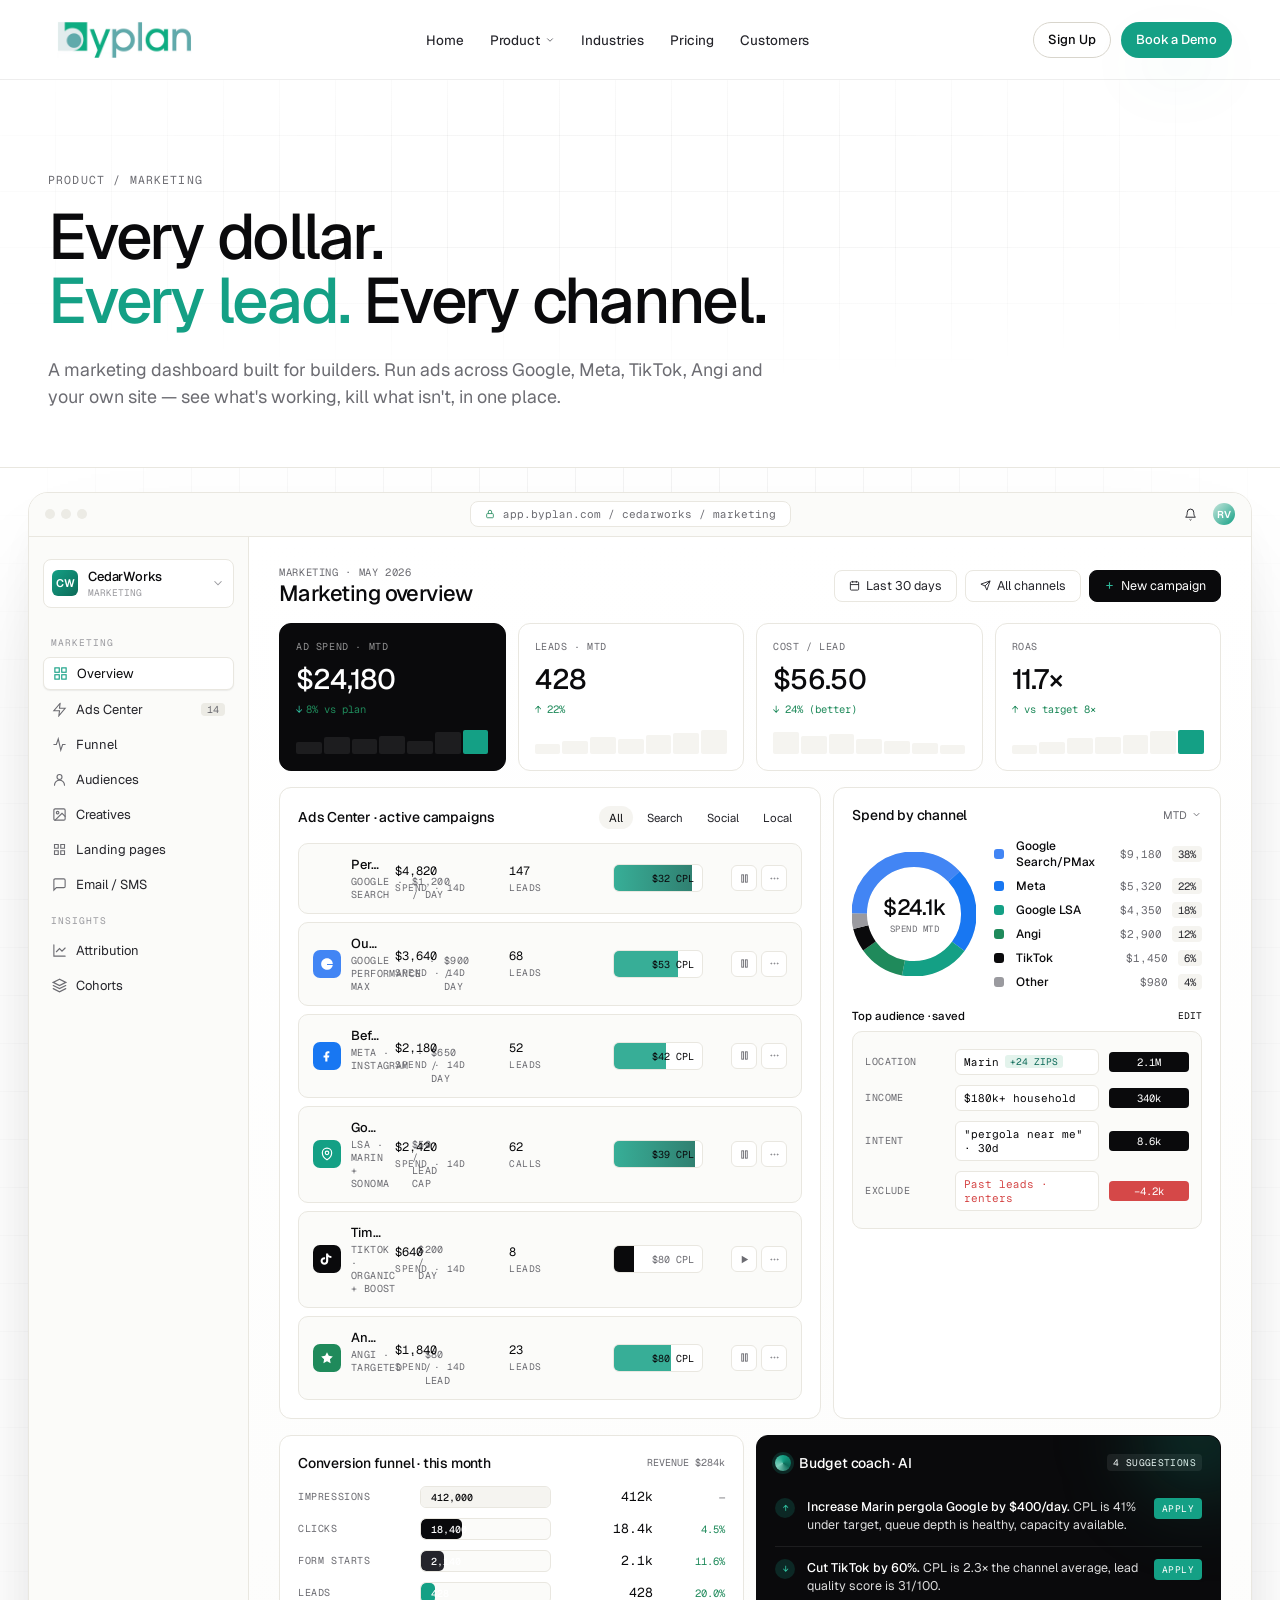
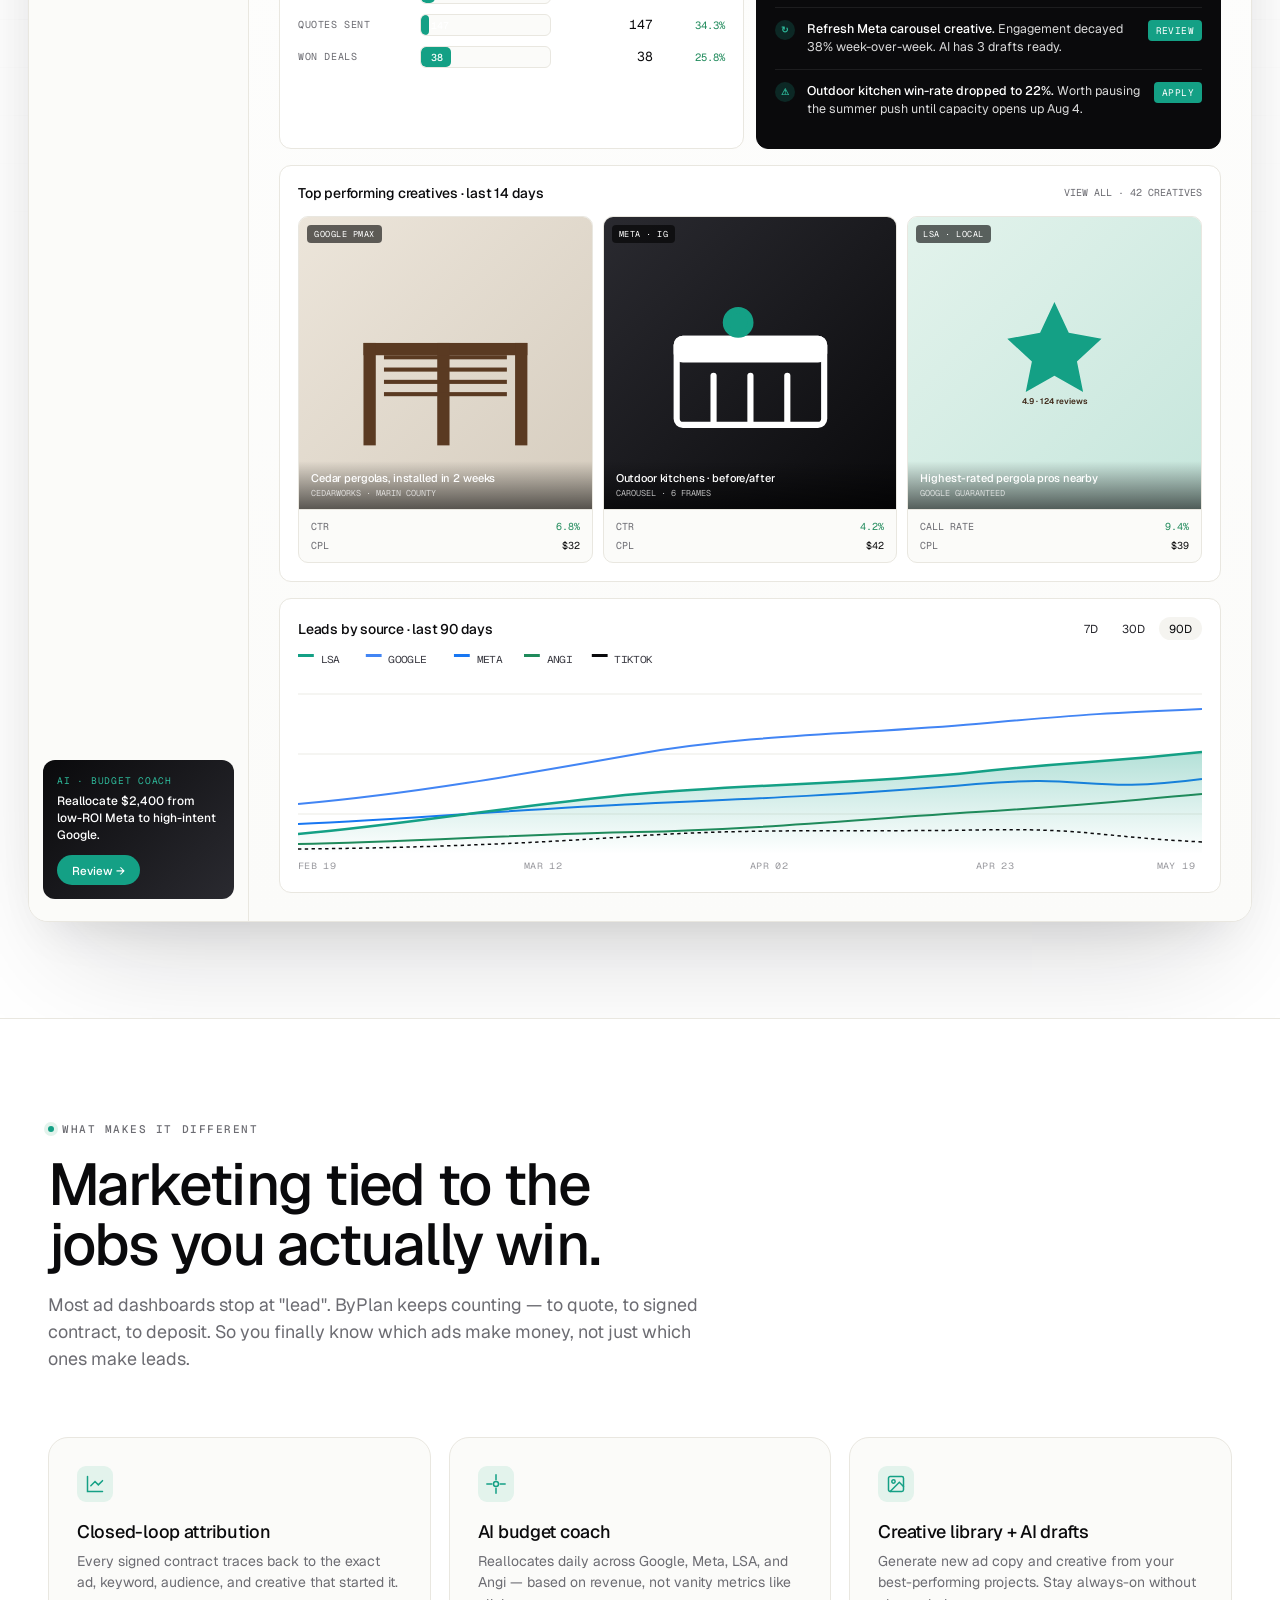
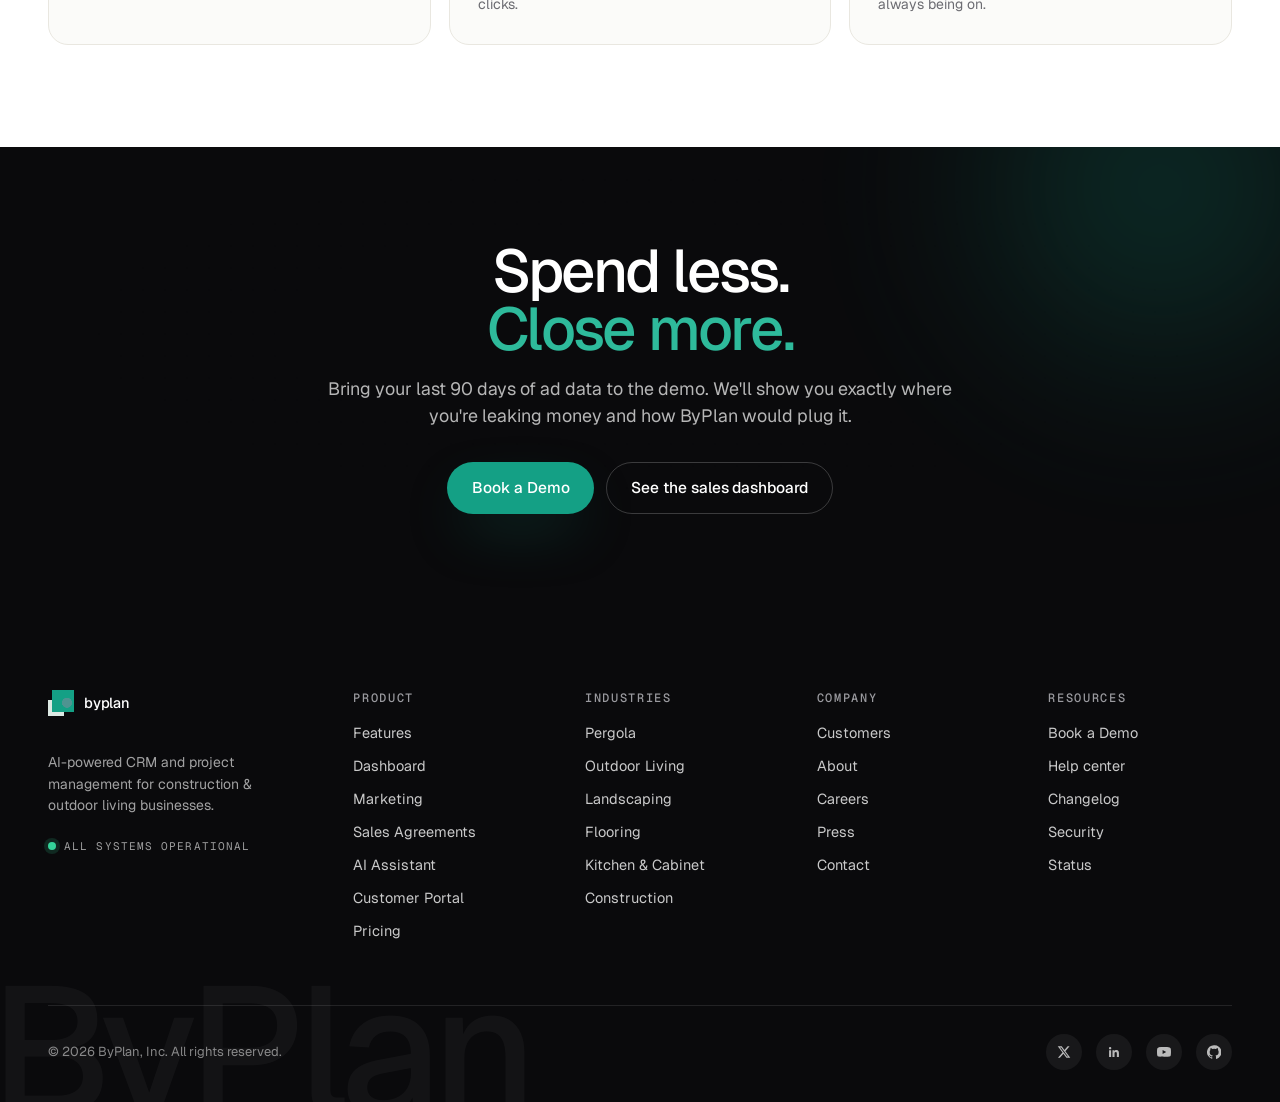
<file: marketing.html>
<!doctype html>
<html lang="en">
<head> <link rel="icon" type="image/jpeg" href="/assets/byplan-fav-icon.jpeg">
<link rel="shortcut icon" type="image/jpeg" href="/assets/byplan-fav-icon.jpeg">
<meta charset="utf-8" />
<meta name="viewport" content="width=device-width, initial-scale=1" />
<title>Marketing — ByPlan</title>
<link rel="preconnect" href="https://fonts.googleapis.com">
<link rel="preconnect" href="https://fonts.gstatic.com" crossorigin>
<link href="https://fonts.googleapis.com/css2?family=Geist:wght@300;400;500;600;700&family=Geist+Mono:wght@400;500&display=swap" rel="stylesheet">
<link rel="stylesheet" href="styles.css">
<template id="__bundler_thumbnail">
  <svg xmlns="http://www.w3.org/2000/svg" viewBox="0 0 100 100">
    <rect width="100" height="100" fill="#e3f3ec"/>
    <rect x="22" y="34" width="44" height="44" fill="#dce8e3"/>
    <rect x="34" y="22" width="44" height="44" fill="#14a085"/>
    <circle cx="64" cy="48" r="9" fill="#4f9491"/>
  </svg>
</template>
<style>
  .page-band h1 { font-size: clamp(40px, 5vw, 72px); letter-spacing: -0.035em; line-height: 1; margin-top: 6px; }
  .page-band .lead { margin-top: 24px; max-width: 60ch; }

  /* SHOWCASE — re-use dashboard look, adapt for marketing */
  .show-section {
    padding: 24px 0 96px;
    position: relative;
    overflow: hidden;
  }
  .show-section .grid-bg {
    background-image:
      linear-gradient(to right, rgba(15,15,20,0.06) 1px, transparent 1px),
      linear-gradient(to bottom, rgba(15,15,20,0.06) 1px, transparent 1px);
    background-size: 48px 48px;
    mask-image: radial-gradient(ellipse 80% 80% at 50% 30%, black 30%, transparent 75%);
  }

  .dash {
    position: relative;
    background: var(--paper);
    border: 1px solid var(--line);
    border-radius: 20px;
    box-shadow:
      0 60px 120px -40px rgba(15,15,20,0.18),
      0 24px 48px -24px rgba(15,15,20,0.12);
    overflow: hidden;
    z-index: 2;
  }
  .dash-chrome {
    height: 44px;
    background: var(--paper-2);
    border-bottom: 1px solid var(--line);
    display: flex; align-items: center;
    padding: 0 16px;
    gap: 14px;
  }
  .dash-chrome .dots { display: flex; gap: 6px; }
  .dash-chrome .dots span { width: 10px; height: 10px; border-radius: 50%; background: var(--paper-4); }
  .dash-chrome .url { flex: 1; display: flex; justify-content: center; }
  .dash-chrome .url-pill {
    background: var(--paper); border: 1px solid var(--line);
    padding: 5px 14px; border-radius: 8px;
    font-family: var(--font-mono); font-size: 11px; color: var(--mute);
    display: inline-flex; align-items: center; gap: 8px;
  }
  .dash-chrome .url-pill .lock { width: 10px; height: 10px; color: var(--green); }
  .dash-chrome .right { display: flex; gap: 6px; align-items: center; }
  .dash-chrome .right .b {
    height: 26px; padding: 0 10px; border-radius: 6px;
    font-size: 11.5px; background: transparent; color: var(--ink-3);
    display: inline-flex; align-items: center; gap: 6px;
  }

  .dash-body {
    display: grid;
    grid-template-columns: 220px 1fr;
    min-height: 820px;
  }
  @media (max-width: 880px) {
    .dash-body { grid-template-columns: 1fr; min-height: 0; }
    .dash-side { display: none; }
  }

  .dash-side {
    background: var(--paper-2);
    border-right: 1px solid var(--line);
    padding: 22px 14px;
    display: flex; flex-direction: column; gap: 4px;
  }
  .dash-side .ws {
    display: flex; align-items: center; gap: 10px;
    padding: 8px; border-radius: 8px;
    background: var(--paper); border: 1px solid var(--line);
    margin-bottom: 14px;
  }
  .dash-side .ws .lo {
    width: 26px; height: 26px; border-radius: 6px;
    background: linear-gradient(135deg, #14a085, #0c6a58);
    color: white; font-weight: 600; font-size: 11px;
    display: inline-flex; align-items: center; justify-content: center;
  }
  .dash-side .ws .nm { font-size: 13px; font-weight: 500; letter-spacing: -0.012em; }
  .dash-side .ws .pl { font-family: var(--font-mono); font-size: 9.5px; color: var(--mute-2); margin-top: 1px; }
  .dash-side .ws .ch { margin-left: auto; color: var(--mute-2); }
  .dash-side .grp {
    font-family: var(--font-mono); font-size: 9.5px;
    text-transform: uppercase; letter-spacing: 0.1em;
    color: var(--mute-2); padding: 10px 8px 4px;
  }
  .dash-side .lk {
    display: flex; align-items: center; gap: 9px;
    padding: 7px 9px; border-radius: 7px;
    font-size: 13px; color: var(--ink-3);
  }
  .dash-side .lk:hover { background: var(--paper); }
  .dash-side .lk .ic { width: 15px; height: 15px; color: var(--mute); }
  .dash-side .lk.act { background: var(--paper); color: var(--ink); border: 1px solid var(--line); box-shadow: var(--shadow-1); }
  .dash-side .lk.act .ic { color: var(--orange); }
  .dash-side .lk .ct {
    margin-left: auto; font-family: var(--font-mono); font-size: 10px;
    background: var(--paper-4); color: var(--mute);
    padding: 0 6px; border-radius: 4px;
  }
  .dash-side .lk.act .ct { background: var(--orange); color: white; }
  .dash-side .upgrade {
    margin-top: auto; padding: 14px;
    background: linear-gradient(135deg, var(--ink), #2a2a30);
    color: white; border-radius: 12px; font-size: 12px;
  }
  .dash-side .upgrade .lbl { font-family: var(--font-mono); font-size: 9.5px; letter-spacing: 0.08em; color: var(--orange-2); text-transform: uppercase; }
  .dash-side .upgrade .tx { font-weight: 500; margin-top: 6px; line-height: 1.4; }
  .dash-side .upgrade .btn {
    margin-top: 12px; background: var(--orange); color: white;
    height: 30px; padding: 0 14px; font-size: 11.5px;
    border-radius: 999px;
    display: inline-flex; align-items: center; gap: 6px;
  }

  .dash-main {
    padding: 28px 30px;
    display: flex; flex-direction: column; gap: 16px;
    background: linear-gradient(180deg, var(--paper) 0%, var(--paper-2) 100%);
  }
  .dash-top {
    display: flex; justify-content: space-between; align-items: center;
    flex-wrap: wrap; gap: 14px;
  }
  .dash-top h2 { font-size: 22px; letter-spacing: -0.025em; font-weight: 500; }
  .dash-top .crumbs { font-family: var(--font-mono); font-size: 10.5px; text-transform: uppercase; letter-spacing: 0.06em; color: var(--mute); }
  .dash-top .actions { display: flex; gap: 8px; }
  .dash-top .actions .b {
    height: 32px; padding: 0 14px; border-radius: 8px;
    font-size: 12.5px; background: var(--paper); color: var(--ink-3);
    display: inline-flex; align-items: center; gap: 6px;
    border: 1px solid var(--line);
  }
  .dash-top .actions .b.primary { background: var(--ink); color: white; border-color: var(--ink); }
  .dash-top .actions .b.primary svg { color: var(--orange-2); }

  /* KPI strip */
  .kpis {
    display: grid;
    grid-template-columns: repeat(4, 1fr);
    gap: 12px;
  }
  @media (max-width: 900px) { .kpis { grid-template-columns: 1fr 1fr; } }
  .kpi {
    background: var(--paper); border: 1px solid var(--line);
    border-radius: 12px; padding: 16px;
    position: relative; overflow: hidden;
  }
  .kpi.ink { background: var(--ink); color: white; border-color: var(--ink); }
  .kpi .lbl {
    font-family: var(--font-mono); font-size: 10px;
    text-transform: uppercase; letter-spacing: 0.06em;
    color: var(--mute);
  }
  .kpi.ink .lbl { color: rgba(255,255,255,.55); }
  .kpi .val { font-size: 28px; font-weight: 500; letter-spacing: -0.025em; margin-top: 8px; }
  .kpi .dlt {
    display: inline-flex; align-items: center; gap: 4px;
    font-family: var(--font-mono); font-size: 10.5px;
    color: var(--green); margin-top: 4px;
  }
  .kpi .dlt.neg { color: var(--red); }
  .kpi .micro {
    margin-top: 12px; display: flex; gap: 2px; height: 24px; align-items: flex-end;
  }
  .kpi .micro .b {
    flex: 1; background: var(--paper-3); border-radius: 2px;
  }
  .kpi.ink .micro .b { background: rgba(255,255,255,.08); }
  .kpi .micro .b.hot { background: var(--orange); }

  /* Main grid */
  .main-grid {
    display: grid;
    grid-template-columns: 1.4fr 1fr;
    gap: 12px;
  }
  @media (max-width: 1000px) { .main-grid { grid-template-columns: 1fr; } }

  .panel {
    background: var(--paper);
    border: 1px solid var(--line);
    border-radius: 12px;
    padding: 18px;
  }
  .panel-h {
    display: flex; justify-content: space-between; align-items: center;
    margin-bottom: 14px;
  }
  .panel-h h3 { font-size: 14px; font-weight: 500; letter-spacing: -0.015em; }
  .panel-h .tabs { display: flex; gap: 4px; }
  .panel-h .tabs .t {
    padding: 4px 10px; border-radius: 999px;
    font-size: 11.5px; color: var(--ink-3);
  }
  .panel-h .tabs .t.act { background: var(--paper-3); color: var(--ink); }
  .panel-h .more {
    color: var(--mute); font-size: 11px;
    display: inline-flex; align-items: center; gap: 4px;
  }

  /* Ads Center — campaign rows */
  .ads-center {
    display: flex; flex-direction: column;
    gap: 8px;
  }
  .camp {
    display: grid;
    grid-template-columns: 24px 1fr 100px 90px 90px 70px;
    align-items: center;
    gap: 14px;
    padding: 12px 14px;
    background: var(--paper-2);
    border: 1px solid var(--line);
    border-radius: 10px;
  }
  .camp .ch {
    width: 28px; height: 28px; border-radius: 7px;
    display: inline-flex; align-items: center; justify-content: center;
    color: white;
  }
  .camp .ch.google { background: #4285f4; }
  .camp .ch.meta { background: #1877f2; }
  .camp .ch.tiktok { background: #0a0a0c; }
  .camp .ch.local { background: #14a085; }
  .camp .ch.angi { background: #1f8a5b; }
  .camp .ch svg { width: 14px; height: 14px; }

  .camp .nm-block { display: flex; flex-direction: column; gap: 2px; min-width: 0; }
  .camp .nm { font-size: 13px; font-weight: 500; letter-spacing: -0.012em; overflow: hidden; text-overflow: ellipsis; white-space: nowrap; }
  .camp .nm .stt {
    display: inline-flex; align-items: center; gap: 4px;
    font-family: var(--font-mono); font-size: 9px;
    padding: 1px 6px; border-radius: 4px;
    background: var(--green-soft); color: var(--green);
    margin-left: 8px; letter-spacing: 0.04em;
    text-transform: uppercase;
  }
  .camp .nm .stt.paused { background: var(--paper-3); color: var(--mute); }
  .camp .nm .stt.review { background: var(--orange-soft); color: var(--orange-ink); }
  .camp .meta-line {
    display: flex; gap: 8px;
    font-family: var(--font-mono); font-size: 10px; color: var(--mute);
    letter-spacing: 0.04em;
  }

  .camp .val { font-family: var(--font-mono); font-size: 12px; }
  .camp .val .sub { font-size: 9.5px; color: var(--mute); margin-top: 2px; font-family: var(--font-mono); letter-spacing: 0.04em; text-transform: uppercase; }

  .camp .perf-bar {
    height: 28px;
    background: var(--paper);
    border: 1px solid var(--line);
    border-radius: 6px;
    position: relative;
    overflow: hidden;
  }
  .camp .perf-bar .fl {
    position: absolute; left: 0; top: 0; bottom: 0;
    background: var(--orange);
    opacity: 0.85;
  }
  .camp .perf-bar.warm .fl { background: linear-gradient(90deg, var(--orange), #0c6a58); }
  .camp .perf-bar.cool .fl { background: var(--ink); opacity: 1; }
  .camp .perf-bar .ct {
    position: absolute; right: 8px; top: 50%; transform: translateY(-50%);
    font-family: var(--font-mono); font-size: 10px;
    color: var(--ink); z-index: 1;
  }

  .camp .actions-mini {
    display: flex; gap: 4px; justify-content: flex-end;
  }
  .camp .actions-mini .btn-i {
    width: 26px; height: 26px;
    border-radius: 6px;
    background: var(--paper);
    border: 1px solid var(--line);
    display: inline-flex; align-items: center; justify-content: center;
    color: var(--mute);
  }
  .camp .actions-mini .btn-i:hover { color: var(--ink); border-color: var(--ink-4); }

  /* Channel allocation donut */
  .channel-mix {
    display: grid; grid-template-columns: auto 1fr; gap: 18px;
    align-items: center;
  }
  .channel-mix .donut {
    width: 124px; height: 124px;
    position: relative;
  }
  .channel-mix .donut svg { width: 100%; height: 100%; transform: rotate(-90deg); }
  .channel-mix .donut .ctr {
    position: absolute; inset: 0;
    display: flex; flex-direction: column; align-items: center; justify-content: center;
    text-align: center;
  }
  .channel-mix .donut .ctr .v {
    font-size: 22px; font-weight: 500; letter-spacing: -0.025em;
  }
  .channel-mix .donut .ctr .l {
    font-family: var(--font-mono); font-size: 9px;
    color: var(--mute); letter-spacing: 0.06em; text-transform: uppercase;
    margin-top: 2px;
  }
  .channel-mix .legend { display: flex; flex-direction: column; gap: 8px; }
  .channel-mix .lg {
    display: grid; grid-template-columns: 12px 1fr auto auto;
    gap: 10px; align-items: center;
    font-size: 12px;
  }
  .channel-mix .lg .sw { width: 10px; height: 10px; border-radius: 3px; }
  .channel-mix .lg .nm { font-weight: 500; }
  .channel-mix .lg .vl { font-family: var(--font-mono); font-size: 11px; color: var(--mute); }
  .channel-mix .lg .pc {
    font-family: var(--font-mono); font-size: 10.5px;
    background: var(--paper-3); padding: 1px 6px; border-radius: 4px;
    color: var(--ink-3);
  }

  /* Funnel */
  .funnel {
    display: flex; flex-direction: column; gap: 10px;
  }
  .funnel .stage {
    display: grid; grid-template-columns: 110px 1fr 90px 60px;
    gap: 12px; align-items: center;
    font-size: 12px;
  }
  .funnel .stage .lbl {
    font-family: var(--font-mono); font-size: 10px;
    text-transform: uppercase; letter-spacing: 0.06em;
    color: var(--mute);
  }
  .funnel .stage .track {
    height: 22px; background: var(--paper-2); border: 1px solid var(--line);
    border-radius: 6px; position: relative; overflow: hidden;
  }
  .funnel .stage .track .fl {
    height: 100%; background: var(--orange); border-radius: 5px;
  }
  .funnel .stage .track .fl.dark { background: var(--ink); }
  .funnel .stage .track .ct {
    position: absolute; left: 10px; top: 50%; transform: translateY(-50%);
    font-family: var(--font-mono); font-size: 10px;
    color: white; font-weight: 500;
    z-index: 1;
  }
  .funnel .stage .val { font-family: var(--font-mono); font-size: 13px; text-align: right; }
  .funnel .stage .conv {
    font-family: var(--font-mono); font-size: 10.5px;
    text-align: right; color: var(--green);
  }
  .funnel .stage .conv.warn { color: var(--orange-ink); }
  .funnel .stage .conv.cool { color: var(--mute); }

  /* Ad creative cards */
  .creatives-grid {
    display: grid; grid-template-columns: repeat(3, 1fr); gap: 10px;
  }
  @media (max-width: 700px) { .creatives-grid { grid-template-columns: 1fr 1fr; } }
  .creative {
    background: var(--paper-2);
    border: 1px solid var(--line);
    border-radius: 10px;
    overflow: hidden;
    transition: transform 0.2s, border-color 0.2s;
  }
  .creative:hover { transform: translateY(-2px); border-color: var(--ink-4); }
  .creative .ad-img {
    aspect-ratio: 1;
    background: linear-gradient(135deg, #ece5da, #d6cdbf);
    position: relative;
    overflow: hidden;
  }
  .creative .ad-img.dark { background: linear-gradient(135deg, #2a2a30, #0a0a0c); }
  .creative .ad-img.warm { background: linear-gradient(135deg, #e3f3ec, #c6e6dc); }
  .creative .ad-img .ovr {
    position: absolute; bottom: 0; left: 0; right: 0;
    padding: 10px 12px;
    background: linear-gradient(to top, rgba(0,0,0,0.6), transparent);
    color: white;
  }
  .creative .ad-img .ovr .t { font-size: 11px; font-weight: 500; letter-spacing: -0.012em; }
  .creative .ad-img .ovr .b { font-family: var(--font-mono); font-size: 8.5px; color: rgba(255,255,255,.7); margin-top: 2px; }
  .creative .ad-img .pill-channel {
    position: absolute; top: 8px; left: 8px;
    font-family: var(--font-mono); font-size: 8.5px;
    background: rgba(0,0,0,0.6); color: white;
    padding: 3px 7px; border-radius: 4px;
    letter-spacing: 0.06em; text-transform: uppercase;
  }

  /* Diagrammed kitchen ad */
  .ad-shape {
    position: absolute; inset: 0;
    display: flex; align-items: center; justify-content: center;
  }
  .ad-shape svg { width: 70%; height: 70%; }

  .creative .ad-meta {
    padding: 10px 12px;
    display: grid; grid-template-columns: 1fr 1fr; gap: 6px;
    font-family: var(--font-mono); font-size: 10px;
    border-top: 1px solid var(--line);
  }
  .creative .ad-meta .k { color: var(--mute); }
  .creative .ad-meta .v { color: var(--ink); text-align: right; }

  /* AI suggestion panel */
  .ai-suggest-panel {
    background: var(--ink); color: white; border-color: var(--ink);
    position: relative; overflow: hidden;
  }
  .ai-suggest-panel::before {
    content: ""; position: absolute; width: 200px; height: 200px;
    top: -100px; right: -80px;
    background: radial-gradient(circle, rgba(20,160,133,0.4), transparent 60%);
    filter: blur(40px); pointer-events: none;
  }
  .ai-suggest-panel .panel-h h3 { color: white; display: flex; align-items: center; gap: 8px; }
  .ai-suggest-panel .orb {
    width: 16px; height: 16px; border-radius: 50%;
    background: conic-gradient(from 0deg, #14a085, #0c6a58, #7fd0bd, #14a085);
    box-shadow: 0 0 0 3px rgba(20,160,133,.2);
  }
  .ai-suggest-panel .badge { background: rgba(255,255,255,.08); color: white; font-family: var(--font-mono); font-size: 9.5px; padding: 2px 6px; border-radius: 4px; letter-spacing: 0.04em; }
  .ai-suggest-panel .sug {
    position: relative; z-index: 1;
    padding: 12px 0;
    border-bottom: 1px solid rgba(255,255,255,0.08);
    display: grid; grid-template-columns: 22px 1fr auto; gap: 10px;
    align-items: flex-start;
  }
  .ai-suggest-panel .sug:last-child { border-bottom: none; }
  .ai-suggest-panel .sug .ic {
    width: 20px; height: 20px; border-radius: 50%;
    background: rgba(20,160,133,0.2); color: var(--orange-2);
    display: inline-flex; align-items: center; justify-content: center;
    font-family: var(--font-mono); font-size: 9px; font-weight: 600;
    flex-shrink: 0;
  }
  .ai-suggest-panel .sug .tx { font-size: 12.5px; color: rgba(255,255,255,0.85); line-height: 1.45; }
  .ai-suggest-panel .sug strong { color: white; font-weight: 500; }
  .ai-suggest-panel .sug .apply {
    background: var(--orange); color: white;
    font-family: var(--font-mono); font-size: 9.5px;
    padding: 4px 8px; border-radius: 4px;
    letter-spacing: 0.04em;
    align-self: flex-start;
    border: none;
    cursor: pointer;
    text-transform: uppercase;
  }

  /* Audience builder mini */
  .aud {
    background: var(--paper-2);
    border: 1px solid var(--line);
    border-radius: 10px;
    padding: 12px;
  }
  .aud-row {
    display: grid; grid-template-columns: 80px 1fr 80px;
    align-items: center; gap: 10px;
    padding: 5px 0;
    font-size: 12px;
    font-family: var(--font-mono);
  }
  .aud-row .key { color: var(--mute); font-size: 10px; letter-spacing: 0.04em; text-transform: uppercase; }
  .aud-row .val {
    background: var(--paper); border: 1px solid var(--line);
    border-radius: 6px; padding: 5px 8px; font-size: 11px;
    color: var(--ink); display: flex; align-items: center; gap: 6px;
  }
  .aud-row .val .chip-d {
    background: var(--orange-soft); color: var(--orange-ink);
    padding: 0 5px; border-radius: 3px; font-size: 9.5px;
  }
  .aud-row .size {
    background: var(--ink); color: white;
    padding: 3px 8px; border-radius: 4px;
    font-size: 10.5px; text-align: center;
  }

  /* Lead source chart */
  .src-chart {
    height: 220px;
  }
  .src-chart svg { width: 100%; height: 100%; }

  /* Below band */
  .below-band {
    padding: clamp(72px, 8vw, 120px) 0;
    border-top: 1px solid var(--line);
  }
  .below-band .grid-3 {
    display: grid; grid-template-columns: repeat(3, 1fr); gap: 18px;
    margin-top: 48px;
  }
  @media (max-width: 880px) { .below-band .grid-3 { grid-template-columns: 1fr; } }
  .below-band .feat {
    background: var(--paper-2);
    border: 1px solid var(--line);
    border-radius: var(--r-4);
    padding: 28px;
  }
  .below-band .feat .ic {
    width: 36px; height: 36px; border-radius: 9px;
    background: var(--orange-soft); color: var(--orange);
    display: inline-flex; align-items: center; justify-content: center;
    margin-bottom: 18px;
  }
  .below-band .feat h4 { font-size: 18px; font-weight: 500; letter-spacing: -0.015em; }
  .below-band .feat p { font-size: 14px; color: var(--mute); margin-top: 8px; line-height: 1.55; }
</style>
</head>
<body>

<!-- PAGE BAND -->
<div class="page-band" data-screen-label="00 Intro">
  <div class="grid-bg"></div>
  <div class="container" style="position: relative; z-index: 2;">
    <div class="crumbs">Product / Marketing</div>
    <h1 class="reveal">Every dollar.<br><span class="accent">Every lead.</span> Every channel.</h1>
    <p class="lead reveal" style="--reveal-delay: 80ms;">A marketing dashboard built for builders. Run ads across Google, Meta, TikTok, Angi and your own site — see what's working, kill what isn't, in one place.</p>
  </div>
</div>

<!-- SHOWCASE -->
<section class="show-section" data-screen-label="01 Marketing">
  <div class="grid-bg"></div>
  <div class="container-wide" style="position: relative; z-index: 2;">

    <div class="dash reveal">
      <div class="dash-chrome">
        <div class="dots"><span></span><span></span><span></span></div>
        <div class="url">
          <div class="url-pill">
            <svg class="lock" viewBox="0 0 24 24" fill="none" stroke="currentColor" stroke-width="2"><rect x="4" y="11" width="16" height="10" rx="2"/><path d="M8 11V7a4 4 0 0 1 8 0v4"/></svg>
            app.byplan.com / cedarworks / marketing
          </div>
        </div>
        <div class="right">
          <div class="b">
            <svg width="13" height="13" viewBox="0 0 24 24" fill="none" stroke="currentColor" stroke-width="1.8"><path d="M18 8A6 6 0 0 0 6 8c0 7-3 9-3 9h18s-3-2-3-9"/><path d="M13.7 21a2 2 0 0 1-3.4 0"/></svg>
          </div>
          <div class="b" style="padding: 0;">
            <span class="avatar" style="width:22px;height:22px;font-size:10px;border-width:0;">RV</span>
          </div>
        </div>
      </div>

      <div class="dash-body">
        <!-- SIDEBAR -->
        <aside class="dash-side">
          <div class="ws">
            <span class="lo">CW</span>
            <div>
              <div class="nm">CedarWorks</div>
              <div class="pl">MARKETING</div>
            </div>
            <svg class="ch" width="14" height="14" viewBox="0 0 24 24" fill="none" stroke="currentColor" stroke-width="1.8"><polyline points="6 9 12 15 18 9"/></svg>
          </div>

          <div class="grp">Marketing</div>
          <div class="lk act">
            <svg class="ic" viewBox="0 0 24 24" fill="none" stroke="currentColor" stroke-width="1.8" stroke-linecap="round"><rect x="3" y="3" width="7" height="7"/><rect x="14" y="3" width="7" height="7"/><rect x="3" y="14" width="7" height="7"/><rect x="14" y="14" width="7" height="7"/></svg>
            Overview
          </div>
          <div class="lk">
            <svg class="ic" viewBox="0 0 24 24" fill="none" stroke="currentColor" stroke-width="1.8" stroke-linecap="round"><polyline points="13 2 3 14 12 14 11 22 21 10 12 10 13 2"/></svg>
            Ads Center <span class="ct">14</span>
          </div>
          <div class="lk">
            <svg class="ic" viewBox="0 0 24 24" fill="none" stroke="currentColor" stroke-width="1.8" stroke-linecap="round"><path d="M3 12h4l3-9 4 18 3-9h4"/></svg>
            Funnel
          </div>
          <div class="lk">
            <svg class="ic" viewBox="0 0 24 24" fill="none" stroke="currentColor" stroke-width="1.8" stroke-linecap="round"><circle cx="12" cy="8" r="4"/><path d="M4 21a8 8 0 0 1 16 0"/></svg>
            Audiences
          </div>
          <div class="lk">
            <svg class="ic" viewBox="0 0 24 24" fill="none" stroke="currentColor" stroke-width="1.8" stroke-linecap="round"><rect x="3" y="3" width="18" height="18" rx="2"/><circle cx="9" cy="9" r="2"/><path d="M21 15l-5-5L5 21"/></svg>
            Creatives
          </div>
          <div class="lk">
            <svg class="ic" viewBox="0 0 24 24" fill="none" stroke="currentColor" stroke-width="1.8" stroke-linecap="round"><path d="M4 4h6v6H4zM14 4h6v6h-6zM4 14h6v6H4zM14 14h6v6h-6z"/></svg>
            Landing pages
          </div>
          <div class="lk">
            <svg class="ic" viewBox="0 0 24 24" fill="none" stroke="currentColor" stroke-width="1.8" stroke-linecap="round"><path d="M21 15a2 2 0 0 1-2 2H7l-4 4V5a2 2 0 0 1 2-2h14a2 2 0 0 1 2 2z"/></svg>
            Email / SMS
          </div>

          <div class="grp">Insights</div>
          <div class="lk">
            <svg class="ic" viewBox="0 0 24 24" fill="none" stroke="currentColor" stroke-width="1.8" stroke-linecap="round"><path d="M3 3v18h18"/><polyline points="7 14 12 9 16 13 21 8"/></svg>
            Attribution
          </div>
          <div class="lk">
            <svg class="ic" viewBox="0 0 24 24" fill="none" stroke="currentColor" stroke-width="1.8" stroke-linecap="round"><path d="M12 2L2 7l10 5 10-5z"/><path d="M2 17l10 5 10-5"/><path d="M2 12l10 5 10-5"/></svg>
            Cohorts
          </div>

          <div class="upgrade">
            <div class="lbl">AI · BUDGET COACH</div>
            <div class="tx">Reallocate $2,400 from low-ROI Meta to high-intent Google.</div>
            <a class="btn" href="ai.html">Review →</a>
          </div>
        </aside>

        <!-- MAIN -->
        <main class="dash-main">
          <div class="dash-top">
            <div>
              <div class="crumbs">Marketing · May 2026</div>
              <h2>Marketing overview</h2>
            </div>
            <div class="actions">
              <div class="b">
                <svg width="11" height="11" viewBox="0 0 24 24" fill="none" stroke="currentColor" stroke-width="2"><rect x="3" y="4" width="18" height="18" rx="2"/><line x1="16" y1="2" x2="16" y2="6"/><line x1="8" y1="2" x2="8" y2="6"/><line x1="3" y1="10" x2="21" y2="10"/></svg>
                Last 30 days
              </div>
              <div class="b">
                <svg width="11" height="11" viewBox="0 0 24 24" fill="none" stroke="currentColor" stroke-width="2"><line x1="22" y1="2" x2="11" y2="13"/><polygon points="22 2 15 22 11 13 2 9 22 2"/></svg>
                All channels
              </div>
              <div class="b primary">
                <svg width="11" height="11" viewBox="0 0 24 24" fill="none" stroke="currentColor" stroke-width="2.4"><line x1="12" y1="5" x2="12" y2="19"/><line x1="5" y1="12" x2="19" y2="12"/></svg>
                New campaign
              </div>
            </div>
          </div>

          <!-- KPI strip -->
          <div class="kpis">
            <div class="kpi ink">
              <div class="lbl">AD SPEND · MTD</div>
              <div class="val">$24,180</div>
              <div class="dlt"><span style="color:var(--orange-2);">↓</span> 8% vs plan</div>
              <div class="micro">
                <span class="b" style="height: 50%"></span>
                <span class="b" style="height: 70%"></span>
                <span class="b" style="height: 60%"></span>
                <span class="b" style="height: 75%"></span>
                <span class="b" style="height: 55%"></span>
                <span class="b" style="height: 90%"></span>
                <span class="b hot" style="height: 100%"></span>
              </div>
            </div>
            <div class="kpi">
              <div class="lbl">LEADS · MTD</div>
              <div class="val">428</div>
              <div class="dlt">↑ 22%</div>
              <div class="micro">
                <span class="b" style="height: 40%"></span>
                <span class="b" style="height: 55%"></span>
                <span class="b" style="height: 70%"></span>
                <span class="b" style="height: 60%"></span>
                <span class="b" style="height: 78%"></span>
                <span class="b" style="height: 85%"></span>
                <span class="b" style="height: 100%"></span>
              </div>
            </div>
            <div class="kpi">
              <div class="lbl">COST / LEAD</div>
              <div class="val">$56.50</div>
              <div class="dlt">↓ 24% (better)</div>
              <div class="micro">
                <span class="b" style="height: 90%"></span>
                <span class="b" style="height: 75%"></span>
                <span class="b" style="height: 82%"></span>
                <span class="b" style="height: 60%"></span>
                <span class="b" style="height: 55%"></span>
                <span class="b" style="height: 45%"></span>
                <span class="b" style="height: 38%"></span>
              </div>
            </div>
            <div class="kpi">
              <div class="lbl">ROAS</div>
              <div class="val">11.7×</div>
              <div class="dlt">↑ vs target 8×</div>
              <div class="micro">
                <span class="b" style="height: 35%"></span>
                <span class="b" style="height: 50%"></span>
                <span class="b" style="height: 65%"></span>
                <span class="b" style="height: 70%"></span>
                <span class="b" style="height: 80%"></span>
                <span class="b" style="height: 95%"></span>
                <span class="b hot" style="height: 100%"></span>
              </div>
            </div>
          </div>

          <!-- ADS CENTER + CHANNEL MIX -->
          <div class="main-grid">
            <div class="panel">
              <div class="panel-h">
                <h3>Ads Center · active campaigns</h3>
                <div class="tabs">
                  <span class="t act">All</span>
                  <span class="t">Search</span>
                  <span class="t">Social</span>
                  <span class="t">Local</span>
                </div>
              </div>

              <div class="ads-center">
                <div class="camp">
                  <span></span>
                  <div class="nm-block">
                    <div class="nm">Pergola installs · Marin County <span class="stt">LIVE</span></div>
                    <div class="meta-line">
                      <span>GOOGLE SEARCH</span>
                      <span>·</span>
                      <span>$1,200 / DAY</span>
                    </div>
                  </div>
                  <div class="val">$4,820<div class="sub">SPEND · 14D</div></div>
                  <div class="val">147<div class="sub">LEADS</div></div>
                  <div class="perf-bar warm"><div class="fl" style="width: 88%;"></div><span class="ct">$32 CPL</span></div>
                  <div class="actions-mini">
                    <span class="btn-i"><svg width="11" height="11" viewBox="0 0 24 24" fill="none" stroke="currentColor" stroke-width="2"><rect x="6" y="4" width="4" height="16"/><rect x="14" y="4" width="4" height="16"/></svg></span>
                    <span class="btn-i"><svg width="11" height="11" viewBox="0 0 24 24" fill="none" stroke="currentColor" stroke-width="2"><circle cx="12" cy="12" r="1"/><circle cx="19" cy="12" r="1"/><circle cx="5" cy="12" r="1"/></svg></span>
                  </div>
                </div>

                <div class="camp">
                  <span class="ch google"><svg viewBox="0 0 24 24" fill="currentColor"><path d="M22 12c0-5.5-4.5-10-10-10S2 6.5 2 12s4.5 10 10 10c5 0 9.2-3.7 9.9-8.5h-9.9V12z"/></svg></span>
                  <div class="nm-block">
                    <div class="nm">Outdoor kitchen · summer push <span class="stt">LIVE</span></div>
                    <div class="meta-line"><span>GOOGLE · PERFORMANCE MAX</span><span>·</span><span>$900 / DAY</span></div>
                  </div>
                  <div class="val">$3,640<div class="sub">SPEND · 14D</div></div>
                  <div class="val">68<div class="sub">LEADS</div></div>
                  <div class="perf-bar"><div class="fl" style="width: 72%;"></div><span class="ct">$53 CPL</span></div>
                  <div class="actions-mini">
                    <span class="btn-i"><svg width="11" height="11" viewBox="0 0 24 24" fill="none" stroke="currentColor" stroke-width="2"><rect x="6" y="4" width="4" height="16"/><rect x="14" y="4" width="4" height="16"/></svg></span>
                    <span class="btn-i"><svg width="11" height="11" viewBox="0 0 24 24" fill="none" stroke="currentColor" stroke-width="2"><circle cx="12" cy="12" r="1"/><circle cx="19" cy="12" r="1"/><circle cx="5" cy="12" r="1"/></svg></span>
                  </div>
                </div>

                <div class="camp">
                  <span class="ch meta"><svg viewBox="0 0 24 24" fill="currentColor"><path d="M9.04 21.5v-7.13H6.1V11h2.94V8.59c0-2.94 1.75-4.59 4.42-4.59 1.28 0 2.62.23 2.62.23v2.88h-1.48c-1.45 0-1.9.9-1.9 1.83V11h3.23l-.52 3.37H12.7V21.5"/></svg></span>
                  <div class="nm-block">
                    <div class="nm">Before / after carousel · pergola gallery <span class="stt review">REVIEW</span></div>
                    <div class="meta-line"><span>META · INSTAGRAM</span><span>·</span><span>$650 / DAY</span></div>
                  </div>
                  <div class="val">$2,180<div class="sub">SPEND · 14D</div></div>
                  <div class="val">52<div class="sub">LEADS</div></div>
                  <div class="perf-bar"><div class="fl" style="width: 58%;"></div><span class="ct">$42 CPL</span></div>
                  <div class="actions-mini">
                    <span class="btn-i"><svg width="11" height="11" viewBox="0 0 24 24" fill="none" stroke="currentColor" stroke-width="2"><rect x="6" y="4" width="4" height="16"/><rect x="14" y="4" width="4" height="16"/></svg></span>
                    <span class="btn-i"><svg width="11" height="11" viewBox="0 0 24 24" fill="none" stroke="currentColor" stroke-width="2"><circle cx="12" cy="12" r="1"/><circle cx="19" cy="12" r="1"/><circle cx="5" cy="12" r="1"/></svg></span>
                  </div>
                </div>

                <div class="camp">
                  <span class="ch local"><svg viewBox="0 0 24 24" fill="none" stroke="currentColor" stroke-width="2"><path d="M12 22s-8-4.5-8-12a8 8 0 0 1 16 0c0 7.5-8 12-8 12z"/><circle cx="12" cy="10" r="3"/></svg></span>
                  <div class="nm-block">
                    <div class="nm">Google Local Services · pergola contractor <span class="stt">LIVE</span></div>
                    <div class="meta-line"><span>LSA · MARIN + SONOMA</span><span>·</span><span>$50 / LEAD CAP</span></div>
                  </div>
                  <div class="val">$2,420<div class="sub">SPEND · 14D</div></div>
                  <div class="val">62<div class="sub">CALLS</div></div>
                  <div class="perf-bar warm"><div class="fl" style="width: 92%;"></div><span class="ct">$39 CPL</span></div>
                  <div class="actions-mini">
                    <span class="btn-i"><svg width="11" height="11" viewBox="0 0 24 24" fill="none" stroke="currentColor" stroke-width="2"><rect x="6" y="4" width="4" height="16"/><rect x="14" y="4" width="4" height="16"/></svg></span>
                    <span class="btn-i"><svg width="11" height="11" viewBox="0 0 24 24" fill="none" stroke="currentColor" stroke-width="2"><circle cx="12" cy="12" r="1"/><circle cx="19" cy="12" r="1"/><circle cx="5" cy="12" r="1"/></svg></span>
                  </div>
                </div>

                <div class="camp">
                  <span class="ch tiktok"><svg viewBox="0 0 24 24" fill="currentColor"><path d="M19.5 6.7v3.5c-2 0-3.8-.6-5.4-1.7v7c0 3.6-3 6.5-6.5 6.5S1 19.1 1 15.5s2.9-6.5 6.5-6.5c.4 0 .8 0 1.2.1v3.6c-.4-.1-.8-.2-1.2-.2-1.6 0-2.9 1.3-2.9 2.9s1.3 2.9 2.9 2.9 2.9-1.3 2.9-2.9V2.5h3.5c0 2.4 1.9 4.2 4.6 4.2"/></svg></span>
                  <div class="nm-block">
                    <div class="nm">Time-lapse build · cedar pergola <span class="stt paused">PAUSED</span></div>
                    <div class="meta-line"><span>TIKTOK · ORGANIC + BOOST</span><span>·</span><span>$200 / DAY</span></div>
                  </div>
                  <div class="val">$640<div class="sub">SPEND · 14D</div></div>
                  <div class="val">8<div class="sub">LEADS</div></div>
                  <div class="perf-bar cool"><div class="fl" style="width: 22%;"></div><span class="ct" style="color: var(--mute);">$80 CPL</span></div>
                  <div class="actions-mini">
                    <span class="btn-i"><svg width="11" height="11" viewBox="0 0 24 24" fill="currentColor"><polygon points="6,4 20,12 6,20"/></svg></span>
                    <span class="btn-i"><svg width="11" height="11" viewBox="0 0 24 24" fill="none" stroke="currentColor" stroke-width="2"><circle cx="12" cy="12" r="1"/><circle cx="19" cy="12" r="1"/><circle cx="5" cy="12" r="1"/></svg></span>
                  </div>
                </div>

                <div class="camp">
                  <span class="ch angi"><svg viewBox="0 0 24 24" fill="currentColor"><path d="M12 2l3.09 6.26L22 9.27l-5 4.87 1.18 6.88L12 17.77l-6.18 3.25L7 14.14 2 9.27l6.91-1.01z"/></svg></span>
                  <div class="nm-block">
                    <div class="nm">Angi exclusive leads · outdoor living <span class="stt">LIVE</span></div>
                    <div class="meta-line"><span>ANGI · TARGETED</span><span>·</span><span>$80 / LEAD</span></div>
                  </div>
                  <div class="val">$1,840<div class="sub">SPEND · 14D</div></div>
                  <div class="val">23<div class="sub">LEADS</div></div>
                  <div class="perf-bar"><div class="fl" style="width: 64%;"></div><span class="ct">$80 CPL</span></div>
                  <div class="actions-mini">
                    <span class="btn-i"><svg width="11" height="11" viewBox="0 0 24 24" fill="none" stroke="currentColor" stroke-width="2"><rect x="6" y="4" width="4" height="16"/><rect x="14" y="4" width="4" height="16"/></svg></span>
                    <span class="btn-i"><svg width="11" height="11" viewBox="0 0 24 24" fill="none" stroke="currentColor" stroke-width="2"><circle cx="12" cy="12" r="1"/><circle cx="19" cy="12" r="1"/><circle cx="5" cy="12" r="1"/></svg></span>
                  </div>
                </div>
              </div>
            </div>

            <div class="panel">
              <div class="panel-h">
                <h3>Spend by channel</h3>
                <span class="more">MTD <svg width="11" height="11" viewBox="0 0 24 24" fill="none" stroke="currentColor" stroke-width="2"><polyline points="6 9 12 15 18 9"/></svg></span>
              </div>
              <div class="channel-mix">
                <div class="donut">
                  <svg viewBox="0 0 36 36">
                    <!-- Total circumference = 2*pi*15.9155 = 100 -->
                    <circle cx="18" cy="18" r="15.9155" fill="none" stroke="#ecebe5" stroke-width="4.5"/>
                    <!-- Google · 38% -->
                    <circle cx="18" cy="18" r="15.9155" fill="none" stroke="#4285f4" stroke-width="4.5" stroke-dasharray="38 62" stroke-dashoffset="25" stroke-linecap="butt"/>
                    <!-- Meta · 22% -->
                    <circle cx="18" cy="18" r="15.9155" fill="none" stroke="#1877f2" stroke-width="4.5" stroke-dasharray="22 78" stroke-dashoffset="-13" stroke-linecap="butt"/>
                    <!-- Local · 18% -->
                    <circle cx="18" cy="18" r="15.9155" fill="none" stroke="#14a085" stroke-width="4.5" stroke-dasharray="18 82" stroke-dashoffset="-35" stroke-linecap="butt"/>
                    <!-- Angi · 12% -->
                    <circle cx="18" cy="18" r="15.9155" fill="none" stroke="#1f8a5b" stroke-width="4.5" stroke-dasharray="12 88" stroke-dashoffset="-53" stroke-linecap="butt"/>
                    <!-- TikTok · 6% -->
                    <circle cx="18" cy="18" r="15.9155" fill="none" stroke="#0a0a0c" stroke-width="4.5" stroke-dasharray="6 94" stroke-dashoffset="-65" stroke-linecap="butt"/>
                    <!-- Other · 4% -->
                    <circle cx="18" cy="18" r="15.9155" fill="none" stroke="#9a9a9f" stroke-width="4.5" stroke-dasharray="4 96" stroke-dashoffset="-71" stroke-linecap="butt"/>
                  </svg>
                  <div class="ctr">
                    <div class="v">$24.1k</div>
                    <div class="l">SPEND MTD</div>
                  </div>
                </div>
                <div class="legend">
                  <div class="lg"><span class="sw" style="background:#4285f4;"></span><span class="nm">Google Search/PMax</span><span class="vl">$9,180</span><span class="pc">38%</span></div>
                  <div class="lg"><span class="sw" style="background:#1877f2;"></span><span class="nm">Meta</span><span class="vl">$5,320</span><span class="pc">22%</span></div>
                  <div class="lg"><span class="sw" style="background:#14a085;"></span><span class="nm">Google LSA</span><span class="vl">$4,350</span><span class="pc">18%</span></div>
                  <div class="lg"><span class="sw" style="background:#1f8a5b;"></span><span class="nm">Angi</span><span class="vl">$2,900</span><span class="pc">12%</span></div>
                  <div class="lg"><span class="sw" style="background:#0a0a0c;"></span><span class="nm">TikTok</span><span class="vl">$1,450</span><span class="pc">6%</span></div>
                  <div class="lg"><span class="sw" style="background:#9a9a9f;"></span><span class="nm">Other</span><span class="vl">$980</span><span class="pc">4%</span></div>
                </div>
              </div>

              <!-- Audience builder mini -->
              <div style="margin-top: 18px;">
                <div style="display:flex; justify-content:space-between; align-items:center; margin-bottom: 8px;">
                  <span style="font-size: 11.5px; font-weight: 500; letter-spacing: -0.012em;">Top audience · saved</span>
                  <span class="more" style="font-family: var(--font-mono); font-size: 9.5px;">EDIT</span>
                </div>
                <div class="aud">
                  <div class="aud-row">
                    <span class="key">LOCATION</span>
                    <span class="val">Marin <span class="chip-d">+24 ZIPS</span></span>
                    <span class="size">2.1M</span>
                  </div>
                  <div class="aud-row">
                    <span class="key">INCOME</span>
                    <span class="val">$180k+ household</span>
                    <span class="size">340k</span>
                  </div>
                  <div class="aud-row">
                    <span class="key">INTENT</span>
                    <span class="val">"pergola near me" · 30d</span>
                    <span class="size">8.6k</span>
                  </div>
                  <div class="aud-row">
                    <span class="key">EXCLUDE</span>
                    <span class="val" style="color: var(--red);">Past leads · renters</span>
                    <span class="size" style="background: var(--red);">−4.2k</span>
                  </div>
                </div>
              </div>
            </div>
          </div>

          <!-- FUNNEL + AI suggestions + creatives -->
          <div class="main-grid" style="grid-template-columns: 1fr 1fr;">
            <div class="panel">
              <div class="panel-h">
                <h3>Conversion funnel · this month</h3>
                <span class="more" style="font-family: var(--font-mono); font-size: 10px;">REVENUE $284k</span>
              </div>
              <div class="funnel">
                <div class="stage">
                  <span class="lbl">Impressions</span>
                  <div class="track"><div class="fl" style="width: 100%; background: var(--paper-3);"></div><span class="ct" style="color: var(--ink);">412,000</span></div>
                  <span class="val">412k</span>
                  <span class="conv cool">—</span>
                </div>
                <div class="stage">
                  <span class="lbl">Clicks</span>
                  <div class="track"><div class="fl" style="width: 32%; background: var(--ink);"></div><span class="ct">18,400</span></div>
                  <span class="val">18.4k</span>
                  <span class="conv">4.5%</span>
                </div>
                <div class="stage">
                  <span class="lbl">Form starts</span>
                  <div class="track"><div class="fl" style="width: 18%; background: var(--ink-3);"></div><span class="ct">2,140</span></div>
                  <span class="val">2.1k</span>
                  <span class="conv">11.6%</span>
                </div>
                <div class="stage">
                  <span class="lbl">Leads</span>
                  <div class="track"><div class="fl" style="width: 11%; background: var(--orange);"></div><span class="ct">428</span></div>
                  <span class="val">428</span>
                  <span class="conv">20.0%</span>
                </div>
                <div class="stage">
                  <span class="lbl">Quotes sent</span>
                  <div class="track"><div class="fl" style="width: 6%; background: var(--orange);"></div><span class="ct">147</span></div>
                  <span class="val">147</span>
                  <span class="conv">34.3%</span>
                </div>
                <div class="stage">
                  <span class="lbl">Won deals</span>
                  <div class="track"><div class="fl" style="width: 2.5%; background: var(--orange); min-width: 30px;"></div><span class="ct">38</span></div>
                  <span class="val">38</span>
                  <span class="conv">25.8%</span>
                </div>
              </div>
            </div>

            <div class="panel ai-suggest-panel">
              <div class="panel-h">
                <h3><span class="orb"></span>Budget coach · AI</h3>
                <span class="badge">4 SUGGESTIONS</span>
              </div>
              <div class="sug">
                <span class="ic">↑</span>
                <span class="tx"><strong>Increase Marin pergola Google by $400/day.</strong> CPL is 41% under target, queue depth is healthy, capacity available.</span>
                <button class="apply">Apply</button>
              </div>
              <div class="sug">
                <span class="ic">↓</span>
                <span class="tx"><strong>Cut TikTok by 60%.</strong> CPL is 2.3× the channel average, lead quality score is 31/100.</span>
                <button class="apply">Apply</button>
              </div>
              <div class="sug">
                <span class="ic">↻</span>
                <span class="tx"><strong>Refresh Meta carousel creative.</strong> Engagement decayed 38% week-over-week. AI has 3 drafts ready.</span>
                <button class="apply">Review</button>
              </div>
              <div class="sug">
                <span class="ic">⚠</span>
                <span class="tx"><strong>Outdoor kitchen win-rate dropped to 22%.</strong> Worth pausing the summer push until capacity opens up Aug 4.</span>
                <button class="apply">Apply</button>
              </div>
            </div>
          </div>

          <!-- CREATIVES -->
          <div class="panel">
            <div class="panel-h">
              <h3>Top performing creatives · last 14 days</h3>
              <span class="more" style="font-family: var(--font-mono); font-size: 10px;">VIEW ALL · 42 CREATIVES</span>
            </div>
            <div class="creatives-grid">
              <div class="creative">
                <div class="ad-img">
                  <span class="pill-channel">GOOGLE PMAX</span>
                  <div class="ad-shape">
                    <!-- pergola silhouette -->
                    <svg viewBox="0 0 100 100" fill="#5a3a22">
                      <rect x="10" y="40" width="80" height="6"/>
                      <rect x="10" y="40" width="6" height="50"/>
                      <rect x="84" y="40" width="6" height="50"/>
                      <rect x="46" y="40" width="6" height="50"/>
                      <rect x="20" y="46" width="60" height="2"/>
                      <rect x="20" y="52" width="60" height="2"/>
                      <rect x="20" y="58" width="60" height="2"/>
                      <rect x="20" y="64" width="60" height="2"/>
                    </svg>
                  </div>
                  <div class="ovr">
                    <div class="t">Cedar pergolas, installed in 2 weeks</div>
                    <div class="b">CEDARWORKS · MARIN COUNTY</div>
                  </div>
                </div>
                <div class="ad-meta">
                  <span class="k">CTR</span><span class="v" style="color: var(--green);">6.8%</span>
                  <span class="k">CPL</span><span class="v">$32</span>
                </div>
              </div>

              <div class="creative">
                <div class="ad-img dark">
                  <span class="pill-channel">META · IG</span>
                  <div class="ad-shape">
                    <!-- outdoor kitchen icon -->
                    <svg viewBox="0 0 100 100" fill="none" stroke="white" stroke-width="3" stroke-linecap="round">
                      <rect x="14" y="38" width="72" height="42" rx="3"/>
                      <rect x="14" y="38" width="72" height="10" rx="3" fill="white"/>
                      <line x1="32" y1="56" x2="32" y2="80"/>
                      <line x1="50" y1="56" x2="50" y2="80"/>
                      <line x1="68" y1="56" x2="68" y2="80"/>
                      <circle cx="44" cy="30" r="6" stroke="#14a085" fill="#14a085"/>
                    </svg>
                  </div>
                  <div class="ovr">
                    <div class="t">Outdoor kitchens · before/after</div>
                    <div class="b">CAROUSEL · 6 FRAMES</div>
                  </div>
                </div>
                <div class="ad-meta">
                  <span class="k">CTR</span><span class="v" style="color: var(--green);">4.2%</span>
                  <span class="k">CPL</span><span class="v">$42</span>
                </div>
              </div>

              <div class="creative">
                <div class="ad-img warm">
                  <span class="pill-channel">LSA · LOCAL</span>
                  <div class="ad-shape">
                    <!-- 5 stars -->
                    <svg viewBox="0 0 100 100" fill="#14a085">
                      <g transform="translate(50,42)">
                        <path d="M0,-22 L7,-7 L23,-4 L11,7 L14,22 L0,14 L-14,22 L-11,7 L-23,-4 L-7,-7 Z"/>
                      </g>
                    </svg>
                    <svg viewBox="0 0 100 100" fill="#14a085" style="position: absolute; bottom: 26%; width: 60%; height: 20%;">
                      <text x="50" y="50" text-anchor="middle" font-family="Geist" font-weight="600" font-size="14" fill="#3e2818">4.9 · 124 reviews</text>
                    </svg>
                  </div>
                  <div class="ovr">
                    <div class="t">Highest-rated pergola pros nearby</div>
                    <div class="b">GOOGLE GUARANTEED</div>
                  </div>
                </div>
                <div class="ad-meta">
                  <span class="k">CALL RATE</span><span class="v" style="color: var(--green);">9.4%</span>
                  <span class="k">CPL</span><span class="v">$39</span>
                </div>
              </div>
            </div>
          </div>

          <!-- LEAD SOURCE TREND -->
          <div class="panel">
            <div class="panel-h">
              <h3>Leads by source · last 90 days</h3>
              <div class="tabs">
                <span class="t">7D</span>
                <span class="t">30D</span>
                <span class="t act">90D</span>
              </div>
            </div>
            <div class="src-chart">
              <svg viewBox="0 0 800 220" preserveAspectRatio="none">
                <defs>
                  <linearGradient id="ldGrad" x1="0" y1="0" x2="0" y2="1">
                    <stop offset="0" stop-color="#14a085" stop-opacity="0.32"/>
                    <stop offset="1" stop-color="#14a085" stop-opacity="0"/>
                  </linearGradient>
                </defs>
                <g stroke="#ecebe5" stroke-width="1">
                  <line x1="0" y1="40" x2="800" y2="40"/>
                  <line x1="0" y1="100" x2="800" y2="100"/>
                  <line x1="0" y1="160" x2="800" y2="160"/>
                </g>
                <!-- Google -->
                <path d="M0,150 C100,140 200,120 300,100 S500,80 600,70 700,60 800,55" fill="none" stroke="#4285f4" stroke-width="2"/>
                <!-- Meta -->
                <path d="M0,170 C100,165 200,155 300,150 S500,140 600,130 700,140 800,125" fill="none" stroke="#1877f2" stroke-width="2"/>
                <!-- LSA -->
                <path d="M0,180 C100,170 200,150 300,140 S500,130 600,118 700,110 800,98" fill="none" stroke="#14a085" stroke-width="2.5"/>
                <!-- Filled area below LSA -->
                <path d="M0,180 C100,170 200,150 300,140 S500,130 600,118 700,110 800,98 L800,200 L0,200 Z" fill="url(#ldGrad)"/>
                <!-- Angi -->
                <path d="M0,190 C100,188 200,180 300,178 S500,165 600,158 700,150 800,140" fill="none" stroke="#1f8a5b" stroke-width="2"/>
                <!-- TikTok -->
                <path d="M0,195 C100,194 200,190 300,182 S500,178 600,176 700,182 800,188" fill="none" stroke="#0a0a0c" stroke-width="1.5" stroke-dasharray="3 3"/>
                <!-- X labels -->
                <g font-family="Geist Mono" font-size="9" fill="#9a9a9f">
                  <text x="0" y="215">FEB 19</text>
                  <text x="200" y="215">MAR 12</text>
                  <text x="400" y="215">APR 02</text>
                  <text x="600" y="215">APR 23</text>
                  <text x="760" y="215">MAY 19</text>
                </g>
                <!-- Legend -->
                <g font-family="Geist Mono" font-size="10" fill="#3b3b43">
                  <rect x="0" y="0" width="14" height="3" fill="#14a085"/><text x="20" y="9">LSA</text>
                  <rect x="60" y="0" width="14" height="3" fill="#4285f4"/><text x="80" y="9">GOOGLE</text>
                  <rect x="138" y="0" width="14" height="3" fill="#1877f2"/><text x="158" y="9">META</text>
                  <rect x="200" y="0" width="14" height="3" fill="#1f8a5b"/><text x="220" y="9">ANGI</text>
                  <rect x="260" y="0" width="14" height="3" fill="#0a0a0c"/><text x="280" y="9">TIKTOK</text>
                </g>
              </svg>
            </div>
          </div>

        </main>
      </div>
    </div>
  </div>
</section>

<!-- BELOW -->
<section class="below-band" data-screen-label="02 Why">
  <div class="container">
    <div class="section-head reveal">
      <span class="eyebrow"><span class="dot"></span>WHAT MAKES IT DIFFERENT</span>
      <h2 class="h-1">Marketing tied to the<br>jobs you actually win.</h2>
      <p class="lead">Most ad dashboards stop at "lead". ByPlan keeps counting — to quote, to signed contract, to deposit. So you finally know which ads make money, not just which ones make leads.</p>
    </div>

    <div class="grid-3">
      <div class="feat reveal">
        <span class="ic"><svg width="20" height="20" viewBox="0 0 24 24" fill="none" stroke="currentColor" stroke-width="1.8" stroke-linecap="round"><path d="M3 3v18h18"/><polyline points="7 14 12 9 16 13 21 8"/></svg></span>
        <h4>Closed-loop attribution</h4>
        <p>Every signed contract traces back to the exact ad, keyword, audience, and creative that started it.</p>
      </div>
      <div class="feat reveal">
        <span class="ic"><svg width="20" height="20" viewBox="0 0 24 24" fill="none" stroke="currentColor" stroke-width="1.8" stroke-linecap="round"><circle cx="12" cy="12" r="3"/><path d="M12 1v6m0 10v6m11-11h-6M7 12H1"/></svg></span>
        <h4>AI budget coach</h4>
        <p>Reallocates daily across Google, Meta, LSA, and Angi — based on revenue, not vanity metrics like clicks.</p>
      </div>
      <div class="feat reveal">
        <span class="ic"><svg width="20" height="20" viewBox="0 0 24 24" fill="none" stroke="currentColor" stroke-width="1.8" stroke-linecap="round"><rect x="3" y="3" width="18" height="18" rx="2"/><circle cx="9" cy="9" r="2"/><path d="M21 15l-5-5L5 21"/></svg></span>
        <h4>Creative library + AI drafts</h4>
        <p>Generate new ad copy and creative from your best-performing projects. Stay always-on without always being on.</p>
      </div>
    </div>
  </div>
</section>

<!-- CTA -->
<section class="cta-section" data-screen-label="99 CTA" style="background: var(--ink); color: white; padding: 96px 0; position: relative; overflow: hidden; text-align: center;">
  <div class="glow glow-orange" style="width: 600px; height: 600px; right: -180px; top: -260px; opacity: 0.7;"></div>
  <div class="dot-bg" style="opacity: 0.5;"></div>
  <div class="container" style="position: relative; z-index: 2;">
    <div class="reveal" style="max-width: 720px; margin: 0 auto;">
      <h2 class="h-display" style="color: white; font-size: clamp(36px, 5vw, 60px);">Spend less.<br><span class="accent" style="color: var(--orange-2);">Close more.</span></h2>
      <p class="lead" style="color: rgba(255,255,255,.7); margin: 18px auto 0; max-width: 52ch;">Bring your last 90 days of ad data to the demo. We'll show you exactly where you're leaking money and how ByPlan would plug it.</p>
      <div style="margin-top: 32px; display: flex; gap: 12px; justify-content: center; flex-wrap: wrap;">
        <a class="btn btn-accent btn-lg" href="demo.html">Book a Demo</a>
        <a class="btn btn-ghost btn-lg" href="dashboard.html" style="color: white; border-color: rgba(255,255,255,.2);">See the sales dashboard</a>
      </div>
    </div>
  </div>
</section>

<script src="shared.js"></script>
</body>
</html>
</file>
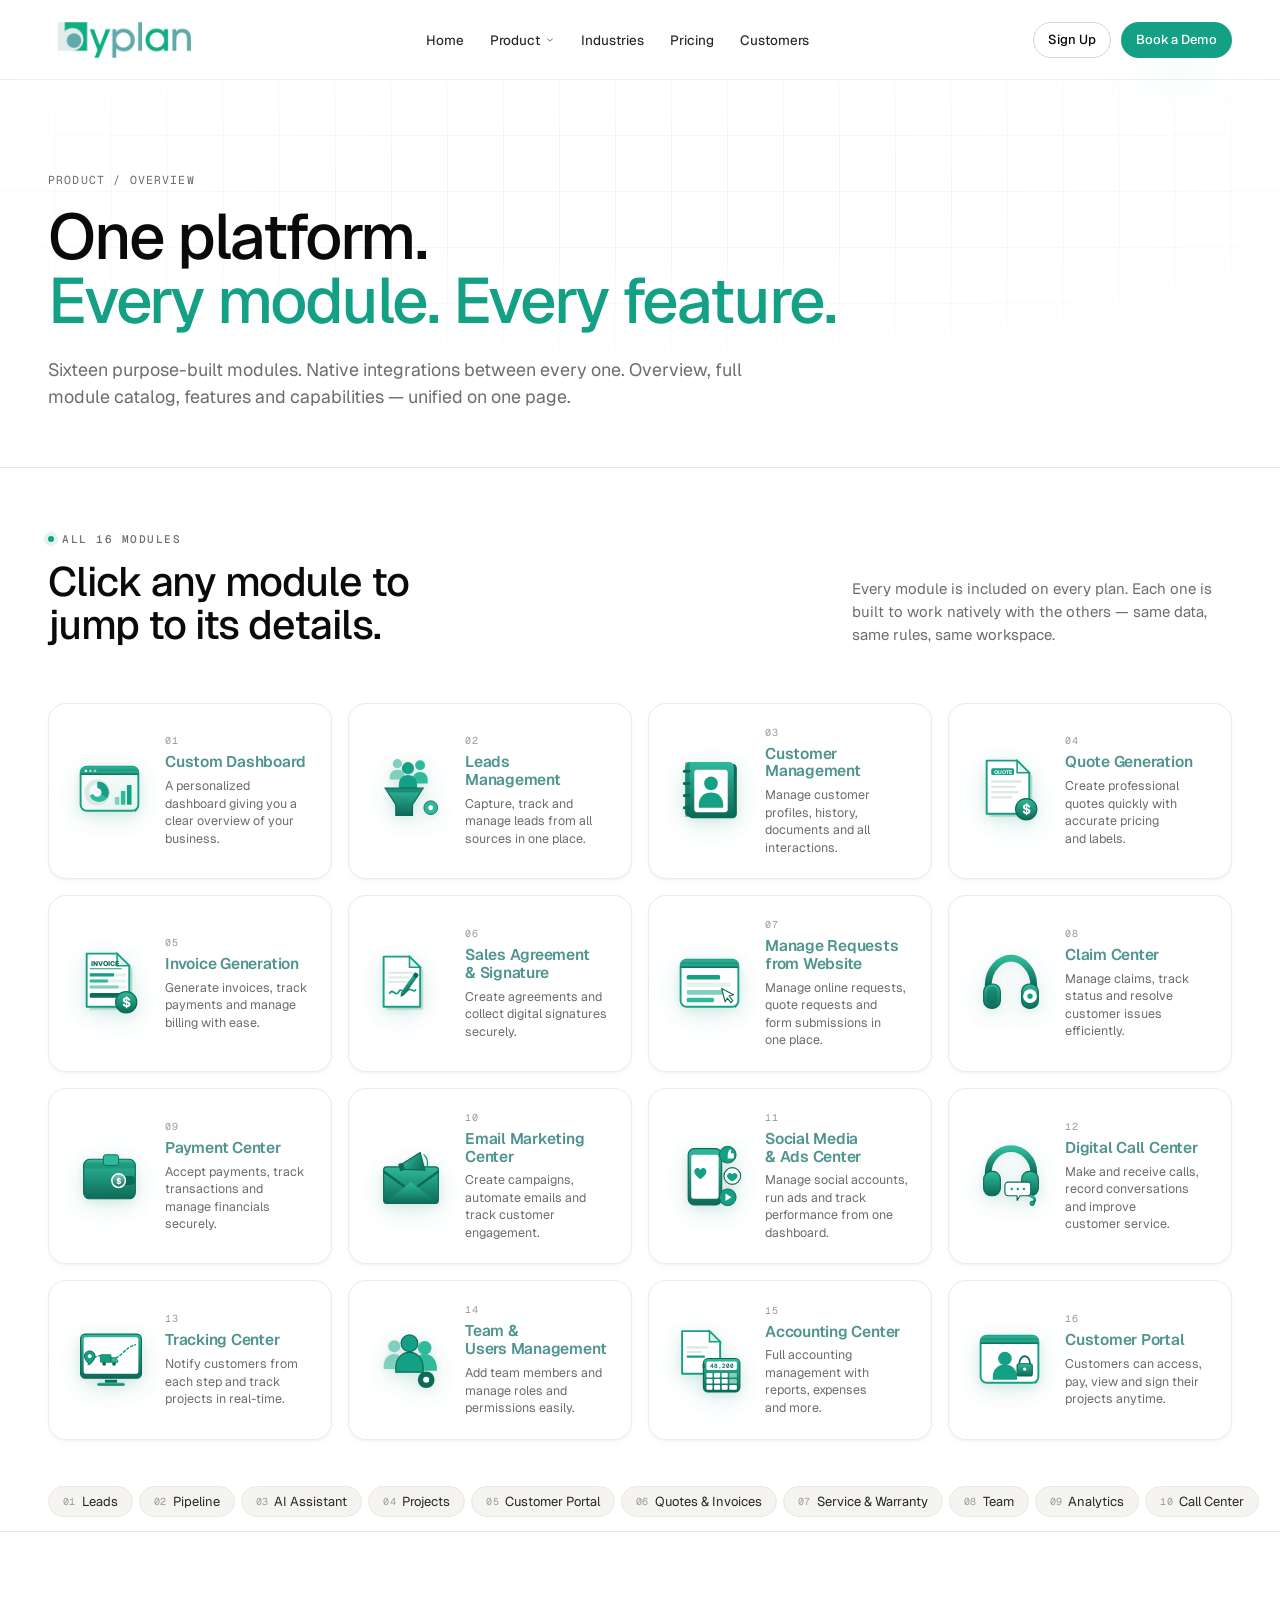
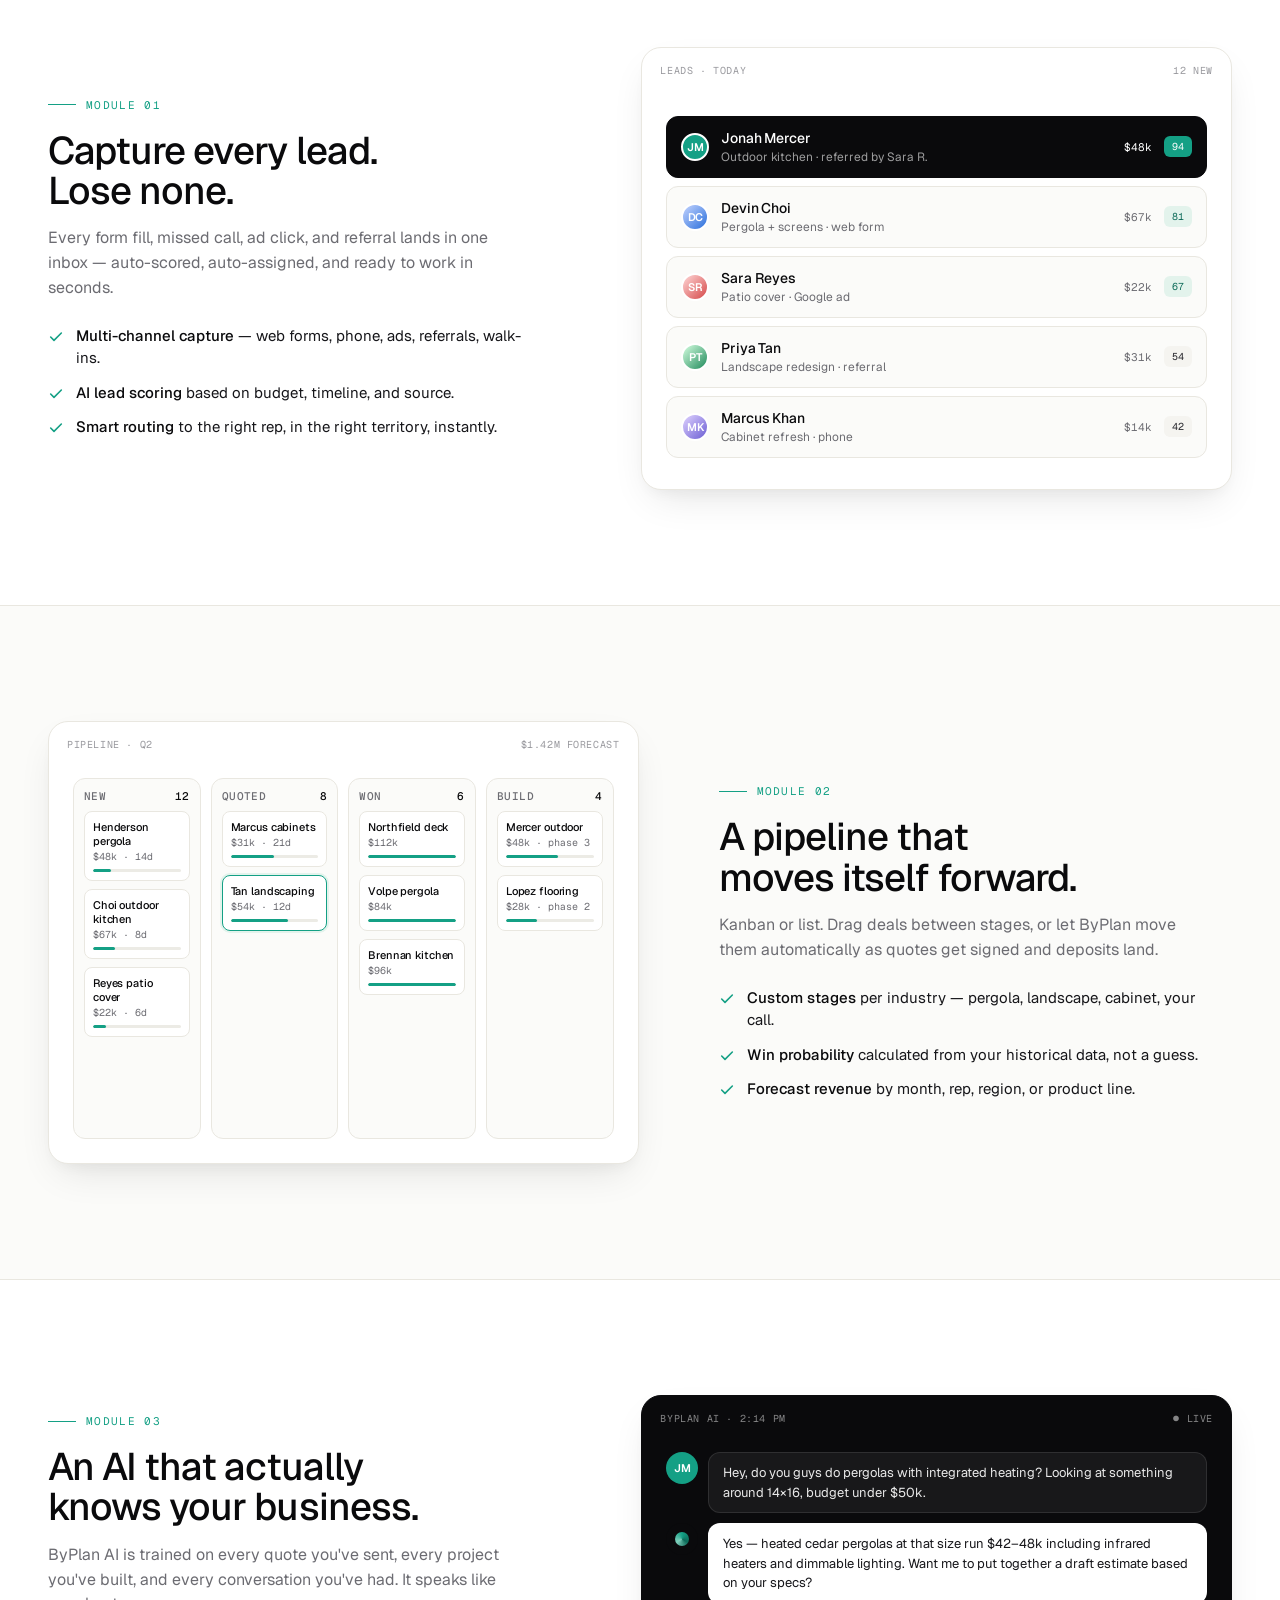
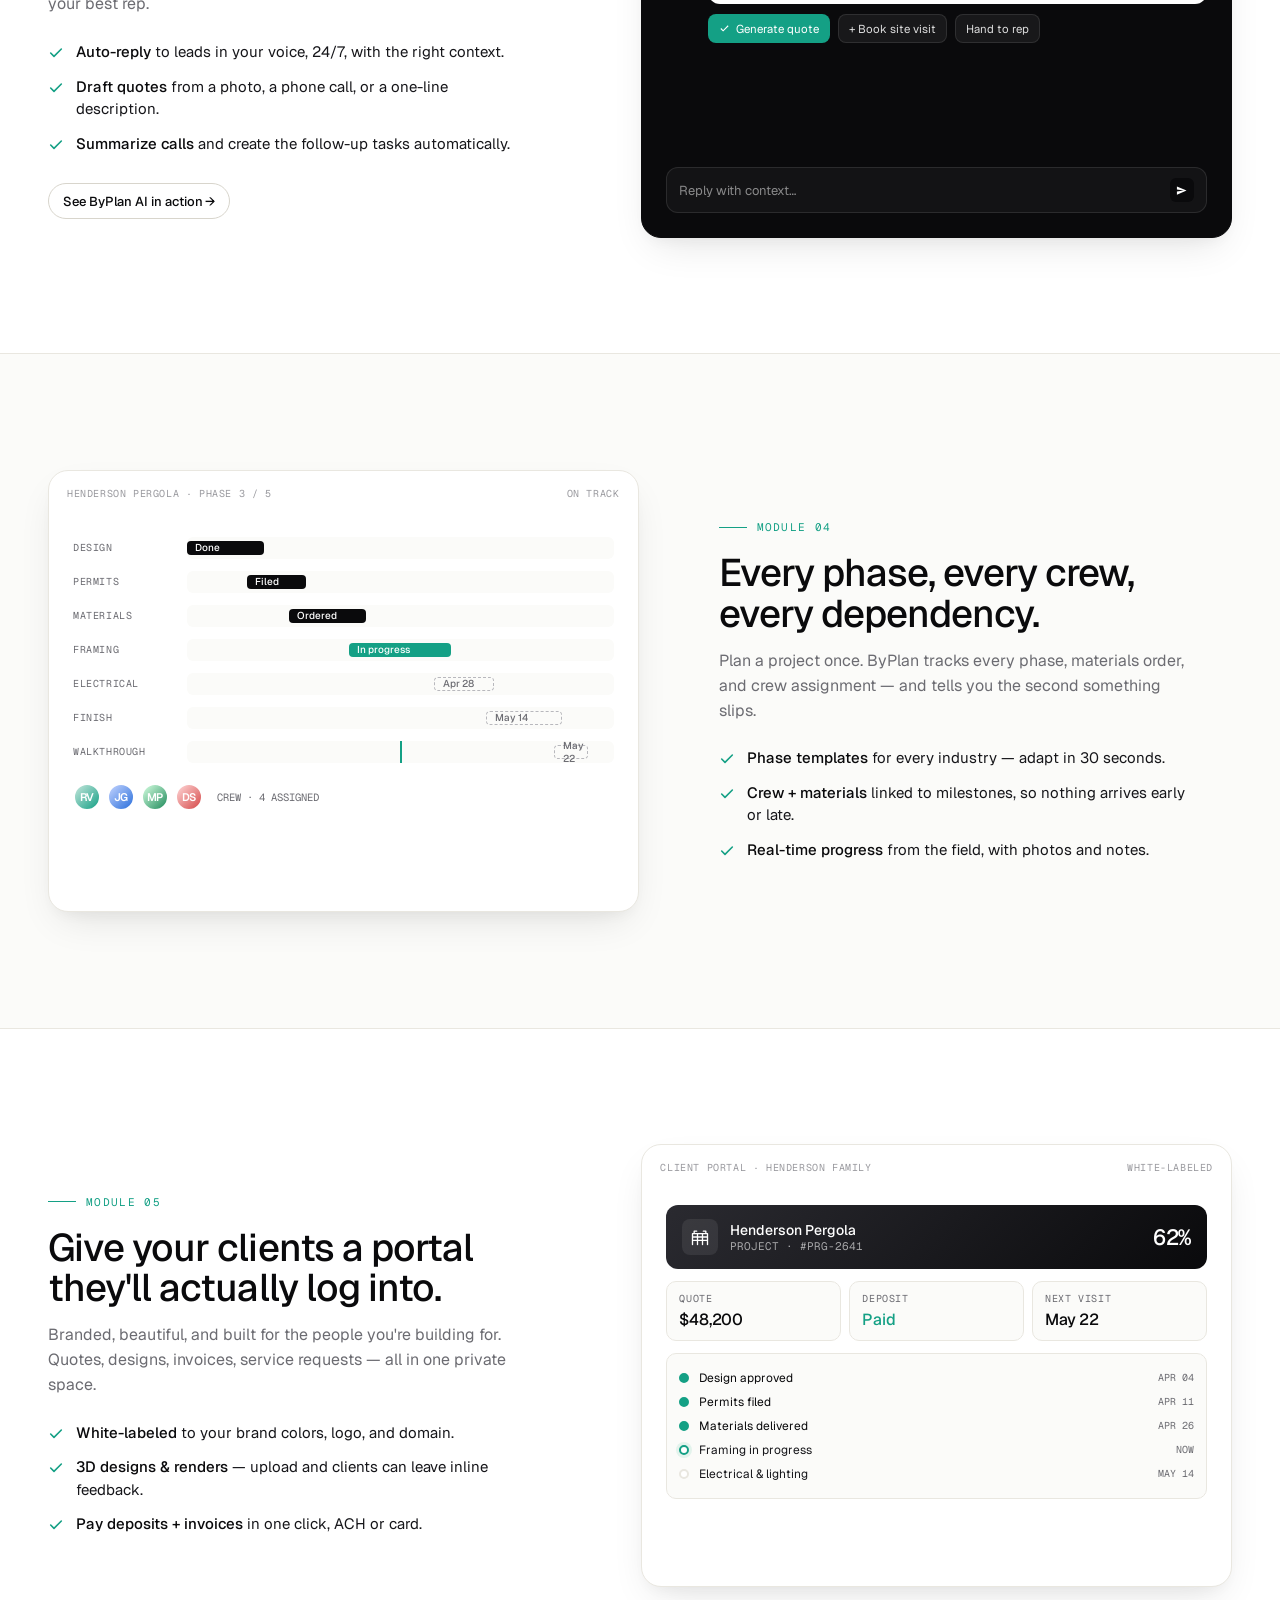
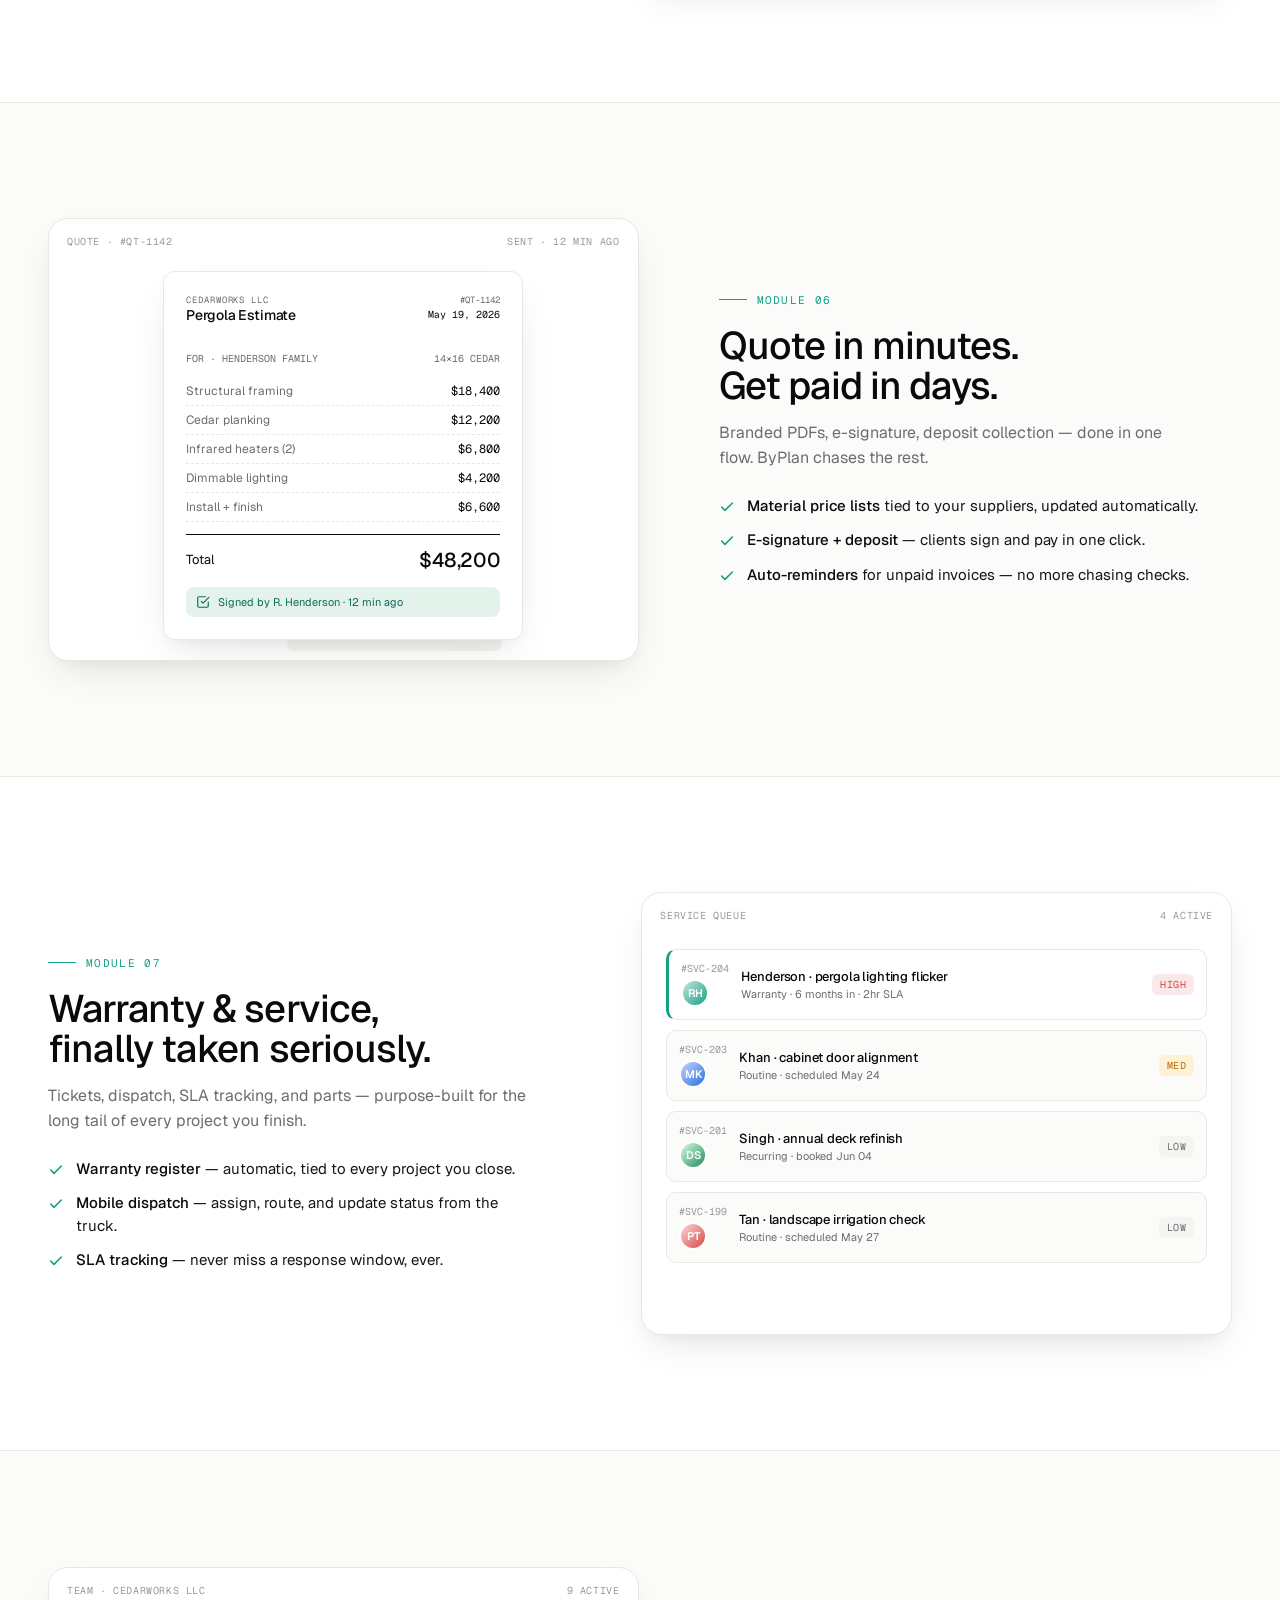
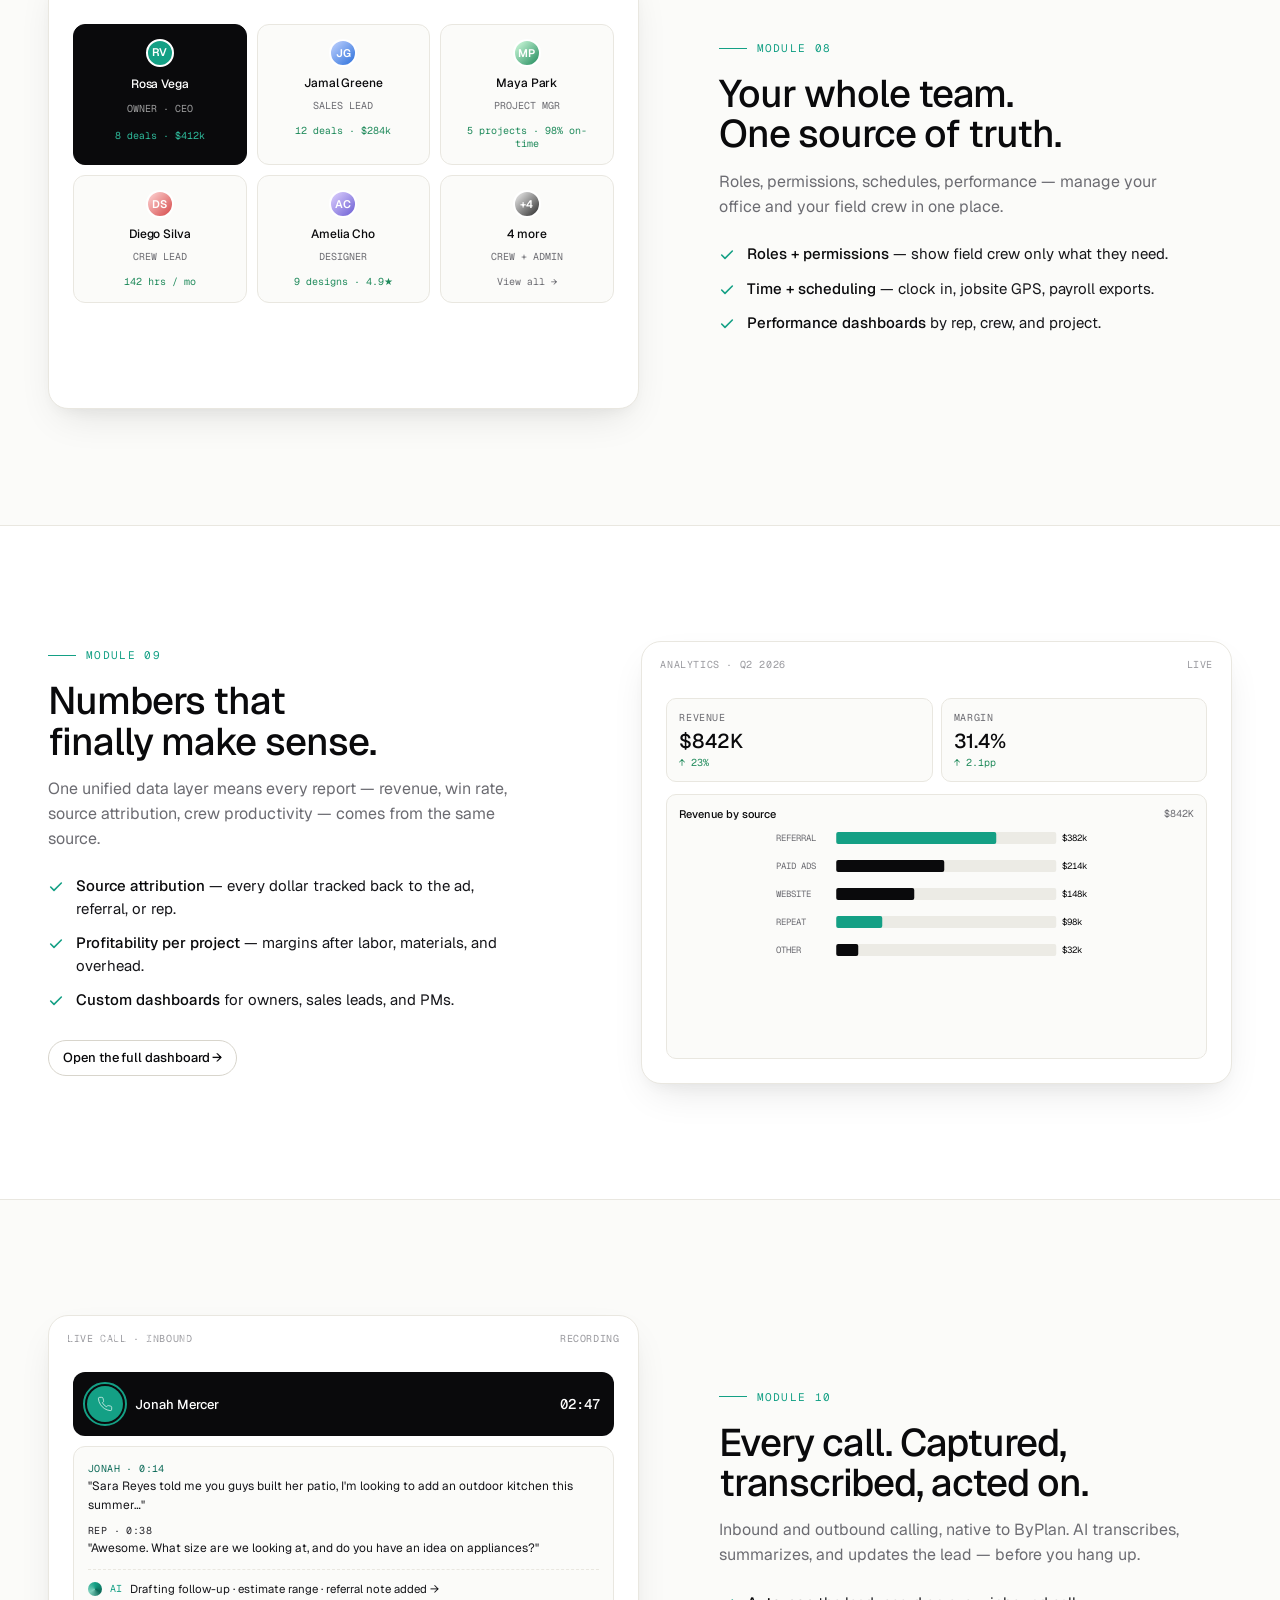
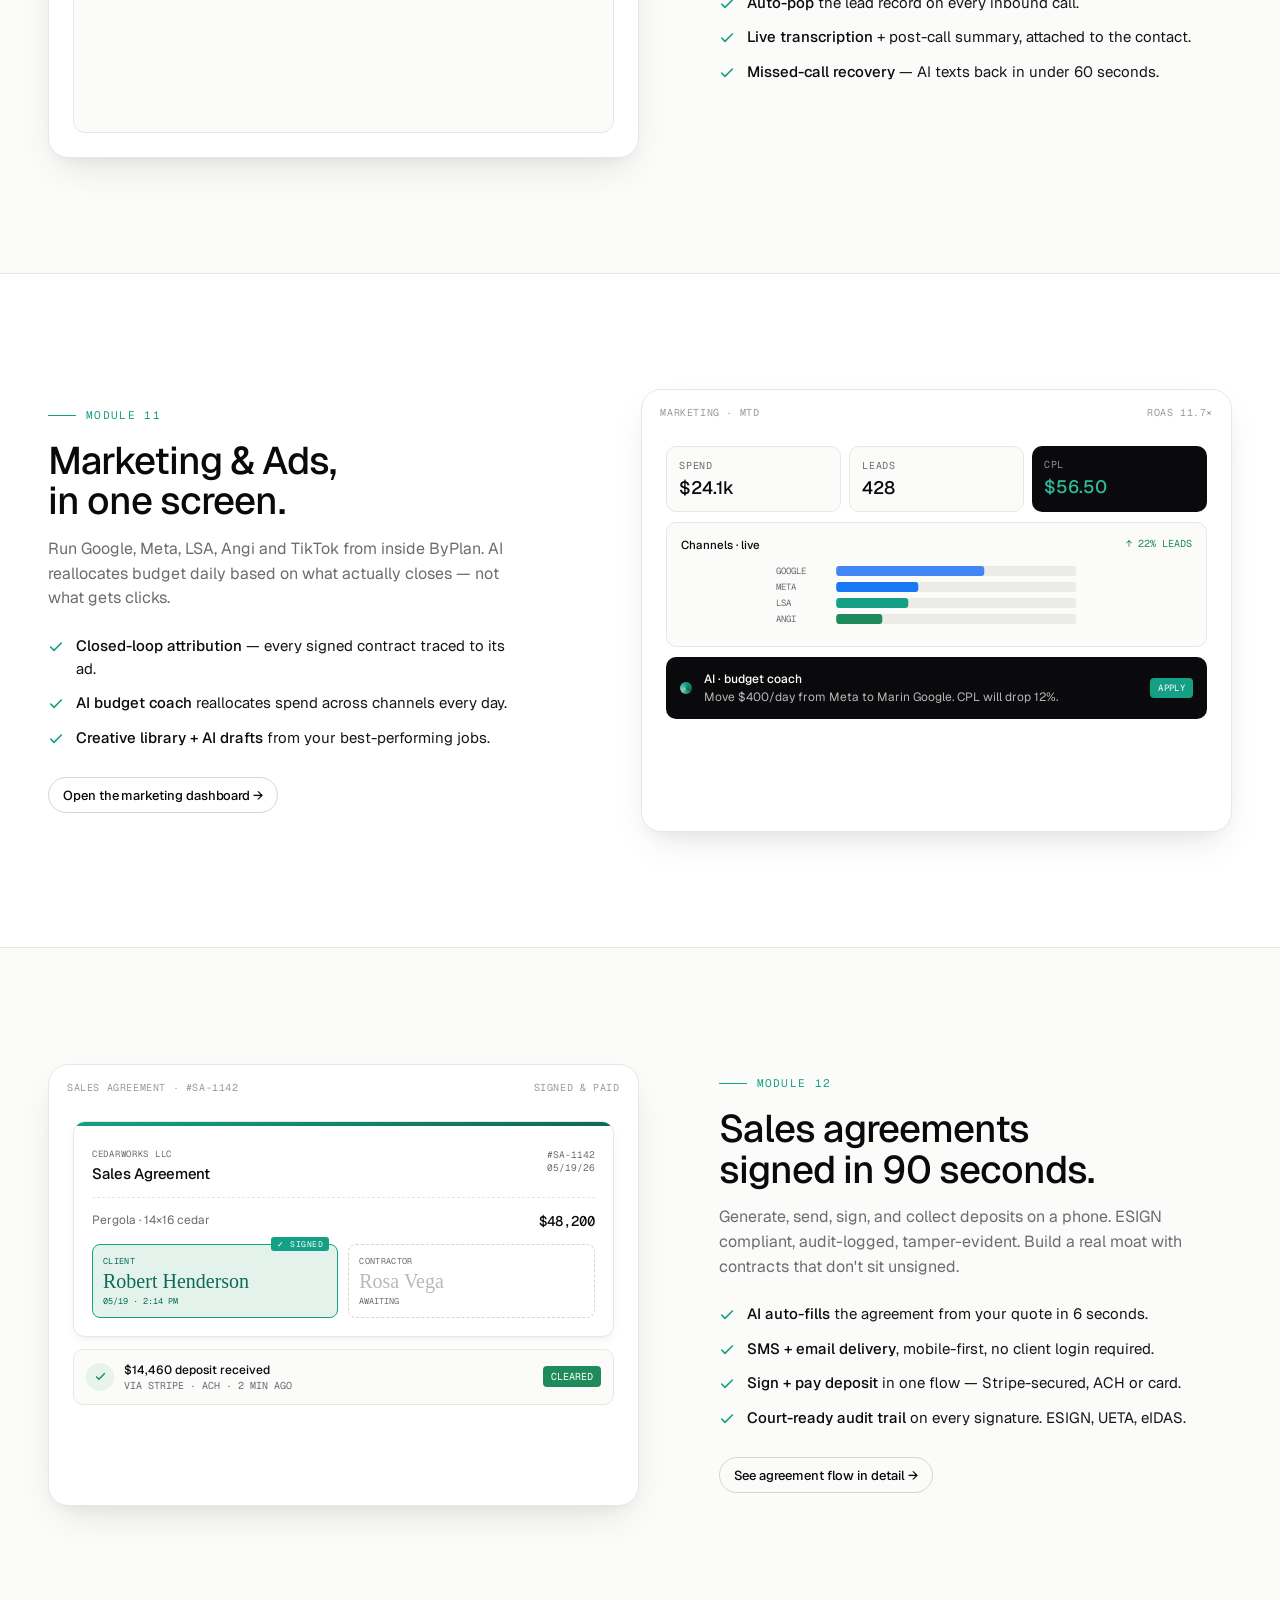
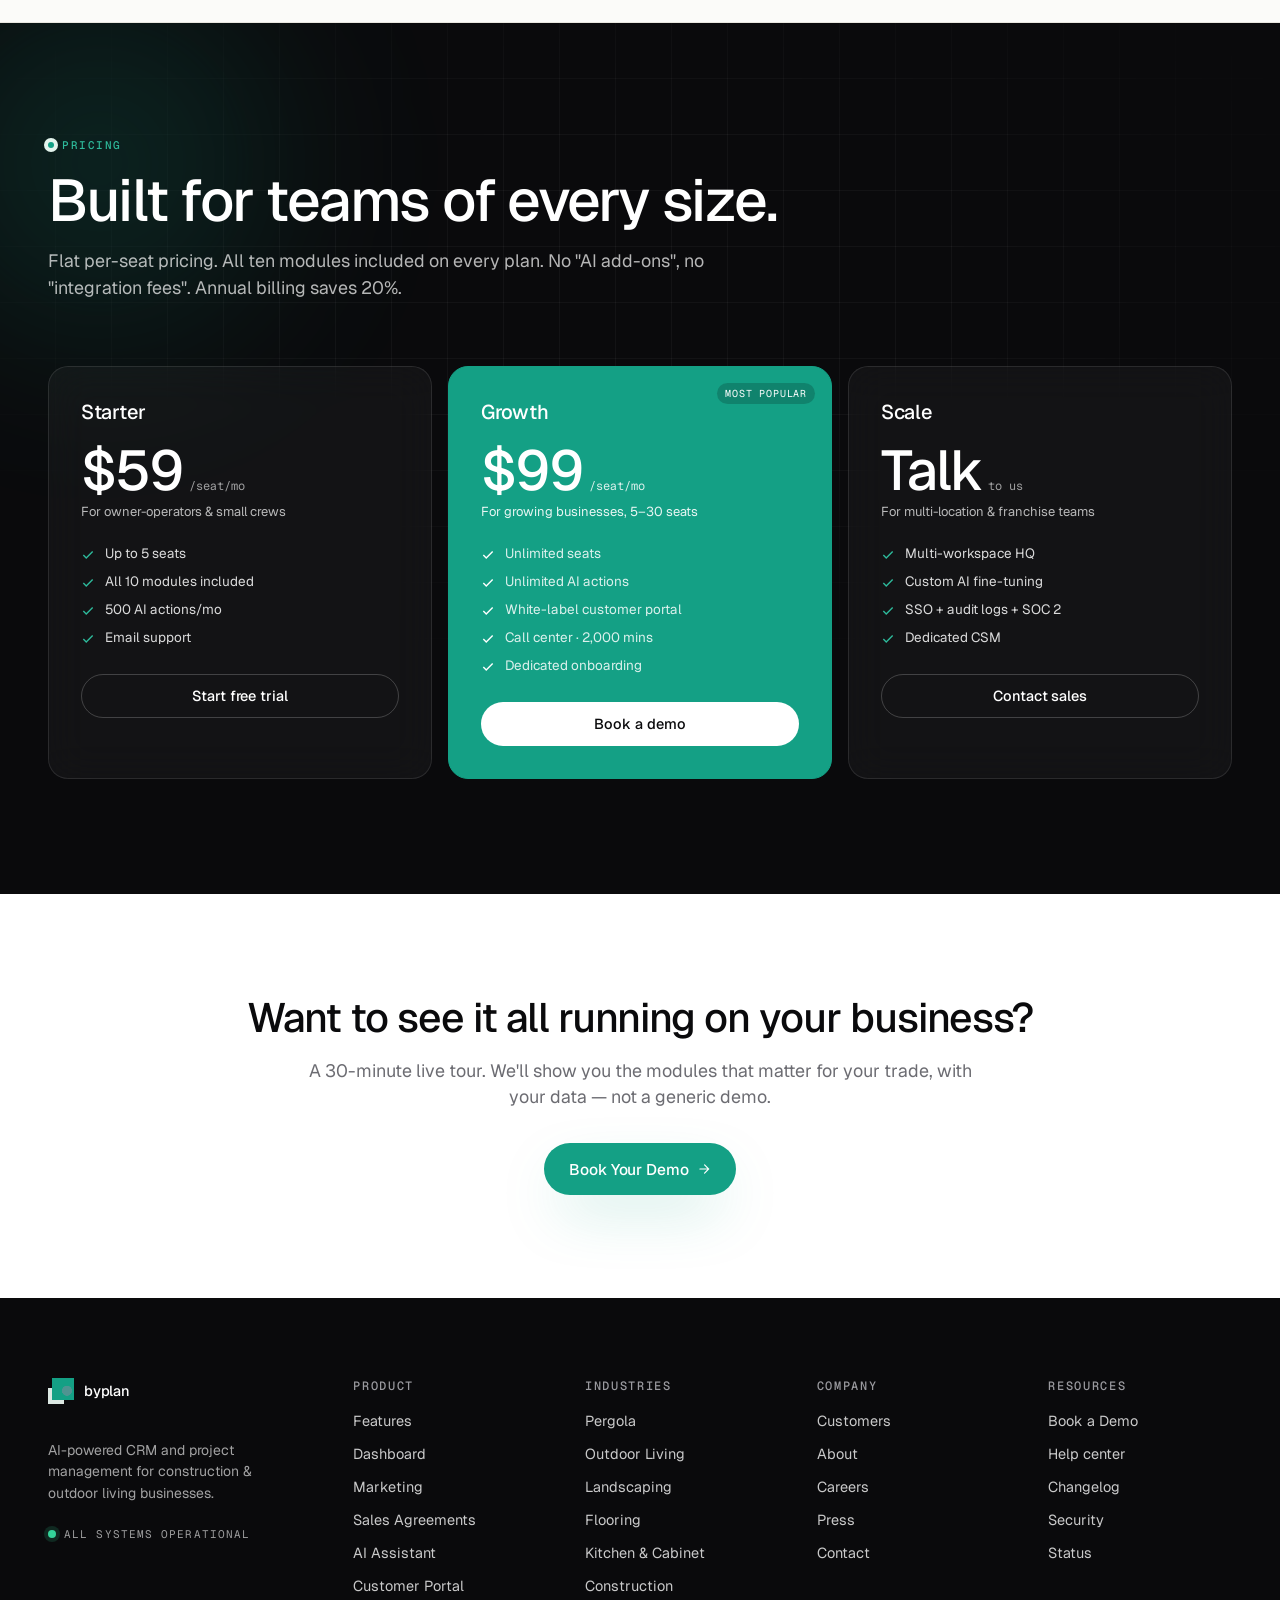
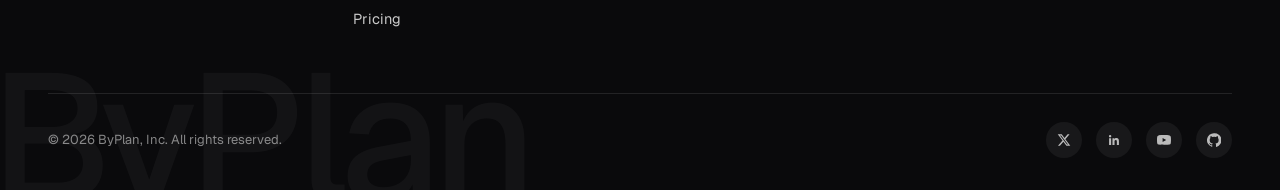
<file: product.html>
<!doctype html>
<html lang="en">
<head> <link rel="icon" type="image/jpeg" href="/assets/byplan-fav-icon.jpeg">
<link rel="shortcut icon" type="image/jpeg" href="/assets/byplan-fav-icon.jpeg">
<meta charset="utf-8" />
<meta name="viewport" content="width=device-width, initial-scale=1" />
<title>Product — ByPlan</title>
<link rel="preconnect" href="https://fonts.googleapis.com">
<link rel="preconnect" href="https://fonts.gstatic.com" crossorigin>
<link href="https://fonts.googleapis.com/css2?family=Geist:wght@300;400;500;600;700&family=Geist+Mono:wght@400;500&display=swap" rel="stylesheet">
<link rel="stylesheet" href="styles.css">
<style>
  /* Page band */
  .page-band h1 { font-size: clamp(40px, 5vw, 72px); letter-spacing: -0.035em; line-height: 1; margin-top: 6px; }
  .page-band .lead { margin-top: 24px; max-width: 60ch; }
  .page-band .grid-bg { background-size: 56px 56px; }

  /* Module navigation chips */
  .mod-nav {
    position: sticky; top: var(--nav-h); z-index: 20;
    background: rgba(255,255,255,0.85);
    backdrop-filter: saturate(180%) blur(20px);
    -webkit-backdrop-filter: saturate(180%) blur(20px);
    border-bottom: 1px solid var(--line);
  }
  .mod-nav-inner {
    display: flex; gap: 6px; overflow-x: auto;
    padding: 14px var(--gutter);
    scrollbar-width: none;
    max-width: var(--container-w); margin: 0 auto;
  }
  .mod-nav-inner::-webkit-scrollbar { display: none; }
  .mod-nav .chip {
    flex-shrink: 0;
    display: inline-flex; align-items: center; gap: 6px;
    padding: 6px 14px; border-radius: 999px;
    background: var(--paper-3); border: 1px solid var(--line);
    font-size: 13px; color: var(--ink-3); white-space: nowrap;
  }
  .mod-nav .chip .n {
    font-family: var(--font-mono); font-size: 10px;
    color: var(--mute-2); letter-spacing: 0.04em;
  }
  .mod-nav .chip:hover { background: var(--paper); border-color: var(--ink-4); color: var(--ink); }

  /* Module sections */
  .mod {
    padding: clamp(80px, 9vw, 128px) 0;
    border-bottom: 1px solid var(--line);
  }
  .mod.alt { background: var(--paper-2); }
  .mod-grid {
    display: grid;
    grid-template-columns: 1fr 1.15fr;
    gap: 80px;
    align-items: center;
  }
  .mod.flip .mod-grid { grid-template-columns: 1.15fr 1fr; }
  .mod.flip .mod-copy { order: 2; }
  .mod.flip .mod-visual { order: 1; }
  @media (max-width: 1000px) {
    .mod-grid { grid-template-columns: 1fr; gap: 48px; }
    .mod.flip .mod-copy { order: 1; }
    .mod.flip .mod-visual { order: 2; }
  }
  .mod-copy { max-width: 480px; }
  .mod-copy .num {
    font-family: var(--font-mono); font-size: 11px; letter-spacing: 0.12em;
    color: var(--orange); text-transform: uppercase;
    display: flex; align-items: center; gap: 10px;
  }
  .mod-copy .num::before {
    content: ""; width: 28px; height: 1px; background: var(--orange);
  }
  .mod-copy h2 { margin-top: 18px; font-size: clamp(28px, 3vw, 40px); letter-spacing: -0.025em; line-height: 1.05; }
  .mod-copy p { margin-top: 16px; font-size: 16px; line-height: 1.55; color: var(--mute); max-width: 48ch; }
  .mod-copy ul { list-style: none; padding: 0; margin: 24px 0 0; display: flex; flex-direction: column; gap: 12px; }
  .mod-copy ul li {
    display: flex; align-items: flex-start; gap: 12px;
    font-size: 15px; color: var(--ink-2); line-height: 1.5;
  }
  .mod-copy ul li svg {
    flex-shrink: 0; margin-top: 4px; color: var(--orange);
  }
  .mod-copy ul li strong { font-weight: 500; color: var(--ink); }

  /* Visual frame */
  .mod-visual {
    position: relative;
    aspect-ratio: 4 / 3;
    background: var(--paper);
    border: 1px solid var(--line);
    border-radius: var(--r-4);
    padding: 24px;
    box-shadow: var(--shadow-3);
    overflow: hidden;
  }
  .mod.alt .mod-visual { background: var(--paper); }
  .mod-visual .meta {
    position: absolute; top: 16px; left: 18px; right: 18px;
    display: flex; justify-content: space-between; align-items: center;
    font-family: var(--font-mono); font-size: 10px; color: var(--mute-2);
    letter-spacing: 0.06em; text-transform: uppercase;
    z-index: 2;
  }

  /* Lead capture form widget */
  .mv-leads { padding-top: 44px; display: flex; flex-direction: column; height: 100%; }
  .mv-leads .row-lead {
    display: grid; grid-template-columns: auto 1fr auto auto;
    gap: 12px; align-items: center;
    padding: 12px 14px; border-radius: 12px;
    background: var(--paper-2); border: 1px solid var(--line);
    margin-bottom: 8px;
  }
  .mv-leads .row-lead.hot { background: var(--ink); color: white; border-color: var(--ink); }
  .mv-leads .row-lead.hot .meta-txt { color: rgba(255,255,255,.6); }
  .mv-leads .row-lead .nm { font-size: 14px; font-weight: 500; letter-spacing: -0.012em; }
  .mv-leads .row-lead .meta-txt { font-size: 12px; color: var(--mute); margin-top: 2px; }
  .mv-leads .score {
    font-family: var(--font-mono); font-size: 10px;
    padding: 4px 8px; border-radius: 6px;
    background: var(--paper-3); color: var(--ink-3);
  }
  .mv-leads .score.hot { background: var(--orange); color: white; }
  .mv-leads .score.warm { background: var(--orange-soft); color: var(--orange-ink); }

  /* Pipeline kanban */
  .mv-kanban { display: grid; grid-template-columns: repeat(4, 1fr); gap: 10px; height: 100%; padding-top: 32px; }
  .mv-col {
    background: var(--paper-2);
    border: 1px solid var(--line);
    border-radius: 12px;
    padding: 10px;
    display: flex; flex-direction: column; gap: 8px;
  }
  .mv-col h6 {
    display: flex; justify-content: space-between; align-items: center;
    margin: 0; font-size: 11px; font-weight: 500; letter-spacing: 0.04em; text-transform: uppercase;
    color: var(--mute); font-family: var(--font-mono);
  }
  .mv-col h6 .n { color: var(--ink); }
  .mv-col h6 .dt { width: 8px; height: 8px; border-radius: 50%; }
  .mv-col.hot h6 .dt { background: var(--orange); }
  .mv-col.warm h6 .dt { background: #7fd0bd; }
  .mv-col.new h6 .dt { background: var(--mute-3); }
  .mv-col.won h6 .dt { background: var(--green); }
  .mv-card {
    background: var(--paper);
    border: 1px solid var(--line);
    border-radius: 8px;
    padding: 8px;
  }
  .mv-card .t { font-size: 11px; font-weight: 500; letter-spacing: -0.012em; }
  .mv-card .v { font-family: var(--font-mono); font-size: 10px; color: var(--mute); margin-top: 2px; }
  .mv-card .bar { margin-top: 6px; height: 3px; border-radius: 2px; background: var(--paper-4); overflow: hidden; }
  .mv-card .bar .fl { height: 100%; background: var(--orange); border-radius: 2px; }
  .mv-card.hot { border-color: var(--orange); box-shadow: 0 0 0 2px var(--orange-soft); }

  /* AI chat widget */
  .mv-ai {
    height: 100%; padding-top: 32px;
    display: flex; flex-direction: column; gap: 10px;
  }
  .mv-msg {
    display: flex; gap: 10px; align-items: flex-start;
  }
  .mv-msg .av-ai {
    width: 32px; height: 32px; border-radius: 50%;
    background: var(--ink);
    display: inline-flex; align-items: center; justify-content: center;
    position: relative; flex-shrink: 0;
  }
  .mv-msg .av-ai::before {
    content: "";
    width: 14px; height: 14px; border-radius: 50%;
    background: conic-gradient(from 0deg, #14a085, #0c6a58, #7fd0bd, #14a085);
  }
  .mv-msg .bubble {
    background: var(--paper-2); border: 1px solid var(--line);
    border-radius: 12px; padding: 10px 14px;
    font-size: 13px; line-height: 1.5;
    flex: 1; color: var(--ink-2);
  }
  .mv-msg.client .av-ai { background: var(--orange); }
  .mv-msg.client .av-ai::before { content: "JM"; width: auto; height: auto; background: none; color: white; font-size: 11px; font-weight: 600; }
  .mv-msg.client .bubble { background: var(--paper); }
  .mv-ai .actions {
    display: flex; gap: 8px; margin-left: 42px; flex-wrap: wrap;
  }
  .mv-ai .actions .a {
    padding: 6px 10px; border-radius: 8px;
    border: 1px solid var(--line); font-size: 11.5px;
    background: var(--paper); color: var(--ink-3);
    display: inline-flex; gap: 6px; align-items: center;
  }
  .mv-ai .actions .a.primary { background: var(--orange); color: white; border-color: transparent; }
  .mv-ai .input {
    margin-top: auto;
    border: 1px solid var(--line); border-radius: 12px;
    padding: 10px 12px; background: var(--paper);
    display: flex; align-items: center; gap: 10px;
    color: var(--mute-2); font-size: 13px;
  }
  .mv-ai .input .send {
    margin-left: auto; width: 24px; height: 24px;
    background: var(--ink); color: white; border-radius: 6px;
    display: inline-flex; align-items: center; justify-content: center;
  }

  /* Gantt / project tracking */
  .mv-gantt { padding-top: 36px; }
  .mv-gantt .row {
    display: grid; grid-template-columns: 100px 1fr;
    align-items: center; gap: 14px;
    padding: 6px 0; font-size: 12px;
  }
  .mv-gantt .lbl {
    font-family: var(--font-mono); font-size: 10px; color: var(--mute);
    text-transform: uppercase; letter-spacing: 0.06em;
  }
  .mv-gantt .track {
    position: relative; height: 22px;
    background: var(--paper-2); border-radius: 6px;
    overflow: hidden;
  }
  .mv-gantt .seg {
    position: absolute; top: 4px; bottom: 4px;
    border-radius: 4px;
    display: flex; align-items: center; padding: 0 8px;
    font-size: 10px; color: white; font-weight: 500;
  }
  .mv-gantt .seg.ink { background: var(--ink); }
  .mv-gantt .seg.orange { background: var(--orange); }
  .mv-gantt .seg.outline { background: transparent; border: 1.5px dashed var(--mute-3); color: var(--mute); }
  .mv-gantt .now-line {
    position: absolute; top: -8px; bottom: -8px; width: 1.5px;
    background: var(--orange); pointer-events: none;
  }
  .mv-gantt .now-line::before {
    content: "TODAY"; position: absolute; top: -16px; left: -22px; color: var(--orange);
    font-family: var(--font-mono); font-size: 9px;
  }

  /* Portal preview */
  .mv-portal { padding-top: 36px; display: flex; flex-direction: column; gap: 12px; }
  .mv-portal .hero-strip {
    background: linear-gradient(135deg, #2a2a30, #0a0a0c);
    color: white; border-radius: 12px;
    padding: 14px 16px;
    display: flex; align-items: center; gap: 12px;
  }
  .mv-portal .hero-strip .pl-house {
    width: 36px; height: 36px; border-radius: 8px;
    background: rgba(255,255,255,.08);
    display: inline-flex; align-items: center; justify-content: center;
  }
  .mv-portal .hero-strip .t { font-size: 14px; font-weight: 500; }
  .mv-portal .hero-strip .s { font-size: 11px; color: rgba(255,255,255,.6); font-family: var(--font-mono); }
  .mv-portal .hero-strip .pct {
    margin-left: auto;
    font-family: var(--font-mono); font-size: 22px; font-weight: 500; letter-spacing: -0.02em;
  }
  .mv-portal .tiles {
    display: grid; grid-template-columns: repeat(3, 1fr); gap: 8px;
  }
  .mv-portal .tile {
    background: var(--paper-2); border: 1px solid var(--line);
    border-radius: 10px; padding: 10px 12px;
  }
  .mv-portal .tile .il { font-size: 10px; color: var(--mute); font-family: var(--font-mono); letter-spacing: 0.06em; text-transform: uppercase; }
  .mv-portal .tile .iv { font-size: 16px; font-weight: 500; margin-top: 4px; letter-spacing: -0.015em; }
  .mv-portal .tile.accent .iv { color: var(--orange); }
  .mv-portal .timeline {
    background: var(--paper-2); border: 1px solid var(--line);
    border-radius: 10px; padding: 12px;
  }
  .mv-portal .timeline .step {
    display: flex; gap: 10px; padding: 4px 0;
    font-size: 12px; align-items: center;
  }
  .mv-portal .timeline .step .dt {
    width: 10px; height: 10px; border-radius: 50%;
    border: 2px solid var(--line); background: var(--paper);
  }
  .mv-portal .timeline .step.done .dt { background: var(--orange); border-color: var(--orange); }
  .mv-portal .timeline .step.now .dt { background: var(--paper); border-color: var(--orange); box-shadow: 0 0 0 3px var(--orange-soft); }
  .mv-portal .timeline .step .lab { color: var(--ink-2); }
  .mv-portal .timeline .step.done .lab { color: var(--ink); }
  .mv-portal .timeline .step .dt-txt { margin-left: auto; font-family: var(--font-mono); font-size: 10px; color: var(--mute); }

  /* Quote / invoice doc */
  .mv-doc {
    height: 100%;
    padding-top: 32px;
    display: flex; align-items: center; justify-content: center;
  }
  .mv-doc .sheet {
    background: white; border: 1px solid var(--line);
    border-radius: 12px;
    padding: 22px;
    width: 80%; max-width: 360px;
    box-shadow: var(--shadow-3);
    position: relative;
  }
  .mv-doc .sheet::after {
    content: ""; position: absolute; bottom: -12px; right: 20px;
    width: 60%; height: 14px; background: var(--paper-3); border-radius: 8px;
    z-index: -1;
  }
  .mv-doc h3 { font-size: 14px; margin-bottom: 14px; letter-spacing: -0.02em; }
  .mv-doc .doc-meta { font-family: var(--font-mono); font-size: 10px; color: var(--mute); display: flex; justify-content: space-between; margin-bottom: 12px; }
  .mv-doc .li { display: flex; justify-content: space-between; padding: 6px 0; font-size: 12px; border-bottom: 1px dashed var(--line); }
  .mv-doc .li .n { color: var(--mute); }
  .mv-doc .li .v { font-family: var(--font-mono); }
  .mv-doc .total { display: flex; justify-content: space-between; align-items: center; margin-top: 12px; padding-top: 12px; border-top: 1px solid var(--ink); }
  .mv-doc .total .l { font-size: 13px; }
  .mv-doc .total .v { font-size: 20px; font-weight: 500; letter-spacing: -0.02em; }
  .mv-doc .sig {
    margin-top: 14px; display: flex; align-items: center; gap: 8px;
    padding: 8px 10px; background: var(--orange-soft); border-radius: 8px;
    color: var(--orange-ink); font-size: 11px;
  }

  /* Service ticket */
  .mv-svc { padding-top: 32px; display: flex; flex-direction: column; gap: 10px; }
  .mv-svc .ticket {
    background: var(--paper-2); border: 1px solid var(--line);
    border-radius: 10px; padding: 12px;
    display: grid; grid-template-columns: auto 1fr auto; gap: 12px; align-items: center;
  }
  .mv-svc .ticket .tno { font-family: var(--font-mono); font-size: 10px; color: var(--mute-2); }
  .mv-svc .ticket .t { font-size: 13px; font-weight: 500; letter-spacing: -0.012em; }
  .mv-svc .ticket .s { font-size: 11px; color: var(--mute); margin-top: 2px; }
  .mv-svc .ticket .pr {
    padding: 4px 8px; border-radius: 6px; font-size: 10px; font-family: var(--font-mono);
    text-transform: uppercase; letter-spacing: 0.04em;
  }
  .mv-svc .ticket .pr.high { background: #fbe8e8; color: var(--red); }
  .mv-svc .ticket .pr.med { background: #fff1d6; color: #b76e00; }
  .mv-svc .ticket .pr.low { background: var(--paper-3); color: var(--mute); }
  .mv-svc .ticket.warranty { background: var(--paper); border-left: 3px solid var(--orange); }

  /* Team */
  .mv-team { padding-top: 32px; display: grid; grid-template-columns: repeat(3, 1fr); gap: 10px; height: 100%; align-content: start; }
  .mv-member {
    background: var(--paper-2); border: 1px solid var(--line);
    border-radius: 12px; padding: 14px;
    display: flex; flex-direction: column; align-items: center; gap: 8px;
    text-align: center;
  }
  .mv-member .av { width: 40px; height: 40px; font-size: 14px; }
  .mv-member .nm { font-size: 12px; font-weight: 500; letter-spacing: -0.012em; }
  .mv-member .rl { font-size: 10px; color: var(--mute); font-family: var(--font-mono); }
  .mv-member .stat { font-family: var(--font-mono); font-size: 10px; color: var(--green); margin-top: 4px; }
  .mv-member.lead { background: var(--ink); color: white; border-color: var(--ink); }
  .mv-member.lead .rl { color: rgba(255,255,255,.6); }

  /* Analytics widget */
  .mv-analytics { padding-top: 32px; display: flex; flex-direction: column; gap: 12px; height: 100%; }
  .mv-analytics .row-stat { display: grid; grid-template-columns: 1fr 1fr; gap: 8px; }
  .mv-analytics .kpi {
    background: var(--paper-2); border: 1px solid var(--line);
    border-radius: 10px; padding: 12px;
  }
  .mv-analytics .kpi .l { font-family: var(--font-mono); font-size: 10px; text-transform: uppercase; color: var(--mute); letter-spacing: 0.06em; }
  .mv-analytics .kpi .v { font-size: 20px; font-weight: 500; letter-spacing: -0.02em; margin-top: 4px; }
  .mv-analytics .chart {
    background: var(--paper-2); border: 1px solid var(--line);
    border-radius: 10px; padding: 12px;
    flex: 1;
  }

  /* Call center */
  .mv-call { padding-top: 32px; display: flex; flex-direction: column; gap: 10px; height: 100%; }
  .mv-call .live-call {
    background: var(--ink); color: white;
    border-radius: 12px; padding: 14px;
    display: flex; align-items: center; gap: 12px;
  }
  .mv-call .live-call .pulse {
    width: 36px; height: 36px; border-radius: 50%;
    background: var(--orange);
    display: inline-flex; align-items: center; justify-content: center;
    position: relative;
  }
  .mv-call .live-call .pulse::before {
    content: ""; position: absolute; inset: -4px; border-radius: 50%;
    border: 2px solid var(--orange); animation: pulse-ring 1.6s ease-out infinite;
  }
  @keyframes pulse-ring { 0% { transform: scale(0.8); opacity: 1; } 100% { transform: scale(1.6); opacity: 0; } }
  .mv-call .live-call .who { font-size: 13px; font-weight: 500; }
  .mv-call .live-call .meta { font-size: 11px; color: rgba(255,255,255,.6); font-family: var(--font-mono); }
  .mv-call .live-call .timer { margin-left: auto; font-family: var(--font-mono); font-size: 14px; font-weight: 500; }
  .mv-call .transcript {
    background: var(--paper-2); border: 1px solid var(--line);
    border-radius: 12px; padding: 14px;
    font-size: 12px; line-height: 1.6;
    flex: 1;
  }
  .mv-call .transcript .speaker { font-family: var(--font-mono); font-size: 10px; letter-spacing: 0.04em; color: var(--orange-ink); }
  .mv-call .transcript .l { color: var(--ink-2); margin-bottom: 8px; }

  /* Pricing band */
  .pricing { padding: clamp(80px, 9vw, 128px) 0; background: var(--ink); color: white; position: relative; overflow: hidden; }
  .pricing .glow-orange { width: 600px; height: 600px; left: -200px; top: -160px; opacity: 0.6; }
  .pricing .grid-bg {
    background-image:
      linear-gradient(to right, rgba(255,255,255,0.04) 1px, transparent 1px),
      linear-gradient(to bottom, rgba(255,255,255,0.04) 1px, transparent 1px);
  }
  .price-grid {
    display: grid; grid-template-columns: repeat(3, 1fr); gap: 16px; margin-top: 56px;
    position: relative; z-index: 2;
  }
  @media (max-width: 880px) { .price-grid { grid-template-columns: 1fr; } }
  .price-card {
    background: rgba(255,255,255,0.04);
    border: 1px solid rgba(255,255,255,0.1);
    border-radius: var(--r-4);
    padding: 32px;
    backdrop-filter: blur(20px);
    -webkit-backdrop-filter: blur(20px);
  }
  .price-card.featured {
    background: var(--orange);
    border-color: var(--orange);
    position: relative;
  }
  .price-card.featured::before {
    content: "MOST POPULAR";
    position: absolute; top: 16px; right: 16px;
    font-family: var(--font-mono); font-size: 10px; letter-spacing: 0.08em;
    background: rgba(0,0,0,0.18); color: white;
    padding: 4px 8px; border-radius: 999px;
  }
  .price-card h3 { color: white; font-size: 20px; letter-spacing: -0.015em; }
  .price-card .price { display: flex; align-items: baseline; gap: 6px; margin: 18px 0 4px; }
  .price-card .price .v { font-size: 56px; font-weight: 500; letter-spacing: -0.035em; line-height: 1; }
  .price-card .price .u { font-family: var(--font-mono); font-size: 12px; color: rgba(255,255,255,.6); }
  .price-card.featured .price .u { color: rgba(255,255,255,.85); }
  .price-card .sub { font-size: 13px; color: rgba(255,255,255,.7); margin-bottom: 24px; }
  .price-card.featured .sub { color: rgba(255,255,255,.9); }
  .price-card ul { list-style: none; padding: 0; margin: 0; display: flex; flex-direction: column; gap: 10px; font-size: 13.5px; }
  .price-card ul li { display: flex; gap: 10px; align-items: flex-start; color: rgba(255,255,255,.85); }
  .price-card ul li svg { flex-shrink: 0; margin-top: 4px; color: var(--orange-2); }
  .price-card.featured ul li svg { color: white; }
  .price-card .btn { width: 100%; margin-top: 28px; }
  .price-card.featured .btn-primary { background: white; color: var(--ink); }
  .price-card .btn-ghost { color: white; border-color: rgba(255,255,255,.2); }
  .price-card .btn-ghost:hover { background: rgba(255,255,255,.06); }

  /* Compare CTA section */
  .compare-band {
    padding: clamp(72px, 8vw, 112px) 0;
    text-align: center;
  }
</style>
</head>
<body>

<!-- PAGE BAND -->
<div class="page-band" data-screen-label="01 Intro">
  <div class="grid-bg"></div>
  <div class="container" style="position: relative; z-index: 2;">
    <div class="crumbs">Product / Overview</div>
    <h1 class="reveal">One platform.<br><span class="accent">Every module. Every feature.</span></h1>
    <p class="lead reveal" style="--reveal-delay: 80ms;">Sixteen purpose-built modules. Native integrations between every one. Overview, full module catalog, features and capabilities — unified on one page.</p>
  </div>
</div>

<!-- ALL MODULES (interactive nav) -->
<section style="padding: 64px 0 32px;" data-screen-label="02 Modules">
  <div class="container">
    <div class="section-head reveal" style="margin-bottom: 8px; max-width: none; display: flex; flex-direction: row; justify-content: space-between; align-items: flex-end; gap: 24px; flex-wrap: wrap;">
      <div style="display:flex; flex-direction: column; gap: 14px;">
        <span class="eyebrow"><span class="dot"></span>ALL 16 MODULES</span>
        <h2 class="h-2" style="max-width: 18ch;">Click any module to jump to its details.</h2>
      </div>
      <p class="body" style="max-width: 38ch;">Every module is included on every plan. Each one is built to work natively with the others — same data, same rules, same workspace.</p>
    </div>

    <div class="modules-grid">

      <!-- 01 · CUSTOM DASHBOARD -->
      <a class="mod-card reveal" href="dashboard.html">
        <div class="icon-wrap">
          <svg viewBox="0 0 100 100" xmlns="http://www.w3.org/2000/svg">
            <defs>
              <linearGradient id="pi01-bg" x1="0" y1="0" x2="1" y2="1"><stop offset="0" stop-color="#ffffff"/><stop offset="1" stop-color="#e3f3ec"/></linearGradient>
              <linearGradient id="pi01-base" x1="0" y1="0" x2="0" y2="1"><stop offset="0" stop-color="#2eba9b"/><stop offset="1" stop-color="#0c6a58"/></linearGradient>
            </defs>
            <path d="M14,22 L86,22 L82,28 L18,28 Z" fill="#0c6a58"/>
            <path d="M86,22 L86,72 L82,78 L82,28 Z" fill="#0c6a58"/>
            <rect x="10" y="18" width="76" height="58" rx="8" fill="url(#pi01-bg)" stroke="#14a085" stroke-width="2.5"/>
            <rect x="10" y="18" width="76" height="11" rx="8" fill="url(#pi01-base)"/>
            <rect x="10" y="24" width="76" height="5" fill="url(#pi01-base)"/>
            <circle cx="17" cy="23.5" r="1.8" fill="#ffffff" opacity="0.9"/>
            <circle cx="23" cy="23.5" r="1.8" fill="#ffffff" opacity="0.6"/>
            <circle cx="29" cy="23.5" r="1.8" fill="#ffffff" opacity="0.6"/>
            <circle cx="32" cy="52" r="14" fill="none" stroke="#dce8e3" stroke-width="6"/>
            <path d="M32,38 A14,14 0 0 1 44.6,60 L32,52 Z" fill="#14a085"/>
            <path d="M44.6,60 A14,14 0 0 1 21.7,56 L32,52 Z" fill="#2eba9b"/>
            <circle cx="32" cy="52" r="5.5" fill="white"/>
            <rect x="55" y="58" width="6" height="10" rx="1" fill="#7fd0bd"/>
            <rect x="63" y="50" width="6" height="18" rx="1" fill="#2eba9b"/>
            <rect x="71" y="42" width="6" height="26" rx="1" fill="#14a085"/>
          </svg>
        </div>
        <div class="mod-text">
          <span class="mod-number">01</span>
          <h3>Custom Dashboard</h3>
          <p>A personalized dashboard giving you a clear overview of your business.</p>
        </div>
        <span class="arrow"><svg width="11" height="11" viewBox="0 0 24 24" fill="none" stroke="currentColor" stroke-width="2.4" stroke-linecap="round"><path d="M5 12h14M13 5l7 7-7 7"/></svg></span>
      </a>

      <!-- 02 · LEADS MANAGEMENT -->
      <a class="mod-card reveal" href="#leads">
        <div class="icon-wrap">
          <svg viewBox="0 0 100 100" xmlns="http://www.w3.org/2000/svg">
            <defs><linearGradient id="pi02-f" x1="0" y1="0" x2="0" y2="1"><stop offset="0" stop-color="#2eba9b"/><stop offset="1" stop-color="#0c6a58"/></linearGradient></defs>
            <circle cx="32" cy="14" r="6" fill="#7fd0bd"/>
            <path d="M22,32 C22,26 26,22 32,22 C38,22 42,26 42,32 L42,35 L22,35 Z" fill="#7fd0bd"/>
            <circle cx="62" cy="16" r="6.5" fill="#2eba9b"/>
            <path d="M52,36 C52,29 56,25 62,25 C68,25 72,29 72,36 L72,40 L52,40 Z" fill="#2eba9b"/>
            <circle cx="46" cy="20" r="8" fill="#14a085"/>
            <path d="M34,42 C34,34 39,29 46,29 C53,29 58,34 58,42 L58,46 L34,46 Z" fill="#14a085"/>
            <path d="M16,46 L66,46 L52,68 L52,82 L30,82 L30,68 Z" fill="url(#pi02-f)" stroke="#0c6a58" stroke-width="1.5"/>
            <path d="M16,46 L66,46 L60,52 L22,52 Z" fill="#0c6a58" opacity="0.5"/>
            <g transform="translate(76,72)">
              <circle r="9" fill="#2eba9b" stroke="#0c6a58" stroke-width="1.2"/>
              <circle r="3.2" fill="white"/>
            </g>
          </svg>
        </div>
        <div class="mod-text">
          <span class="mod-number">02</span>
          <h3>Leads Management</h3>
          <p>Capture, track and manage leads from all sources in one place.</p>
        </div>
        <span class="arrow"><svg width="11" height="11" viewBox="0 0 24 24" fill="none" stroke="currentColor" stroke-width="2.4" stroke-linecap="round"><path d="M5 12h14M13 5l7 7-7 7"/></svg></span>
      </a>

      <!-- 03 · CUSTOMER MANAGEMENT -->
      <a class="mod-card reveal" href="#leads">
        <div class="icon-wrap">
          <svg viewBox="0 0 100 100" xmlns="http://www.w3.org/2000/svg">
            <defs><linearGradient id="pi03-b" x1="0" y1="0" x2="0" y2="1"><stop offset="0" stop-color="#2eba9b"/><stop offset="1" stop-color="#0c6a58"/></linearGradient></defs>
            <rect x="20" y="14" width="64" height="72" rx="6" fill="#0c6a58"/>
            <rect x="16" y="12" width="64" height="72" rx="6" fill="url(#pi03-b)"/>
            <rect x="16" y="12" width="6" height="72" fill="#0c6a58" opacity="0.4"/>
            <rect x="28" y="22" width="44" height="56" rx="4" fill="white"/>
            <circle cx="50" cy="40" r="9" fill="#14a085"/>
            <path d="M34,68 C34,58 41,52 50,52 C59,52 66,58 66,68 L66,72 L34,72 Z" fill="#14a085"/>
            <g fill="#0c6a58">
              <rect x="13" y="22" width="10" height="4" rx="2"/>
              <rect x="13" y="38" width="10" height="4" rx="2"/>
              <rect x="13" y="54" width="10" height="4" rx="2"/>
              <rect x="13" y="70" width="10" height="4" rx="2"/>
            </g>
          </svg>
        </div>
        <div class="mod-text">
          <span class="mod-number">03</span>
          <h3>Customer Management</h3>
          <p>Manage customer profiles, history, documents and all interactions.</p>
        </div>
        <span class="arrow"><svg width="11" height="11" viewBox="0 0 24 24" fill="none" stroke="currentColor" stroke-width="2.4" stroke-linecap="round"><path d="M5 12h14M13 5l7 7-7 7"/></svg></span>
      </a>

      <!-- 04 · QUOTE GENERATION -->
      <a class="mod-card reveal" href="#quotes">
        <div class="icon-wrap">
          <svg viewBox="0 0 100 100" xmlns="http://www.w3.org/2000/svg">
            <defs><linearGradient id="pi04-c" x1="0" y1="0" x2="0" y2="1"><stop offset="0" stop-color="#2eba9b"/><stop offset="1" stop-color="#0c6a58"/></linearGradient></defs>
            <path d="M22,14 L62,14 L78,30 L78,84 L22,84 Z" fill="#0c6a58" opacity="0.2"/>
            <path d="M18,10 L58,10 L74,26 L74,80 L18,80 Z" fill="white" stroke="#14a085" stroke-width="2.5" stroke-linejoin="round"/>
            <path d="M58,10 L74,26 L58,26 Z" fill="#e3f3ec" stroke="#14a085" stroke-width="2"/>
            <rect x="24" y="20" width="30" height="9" rx="2" fill="#14a085"/>
            <text x="39" y="27" font-family="Geist, sans-serif" font-size="7" font-weight="700" fill="white" text-anchor="middle">QUOTE</text>
            <rect x="24" y="36" width="40" height="3" rx="1" fill="#dce8e3"/>
            <rect x="24" y="43" width="32" height="3" rx="1" fill="#dce8e3"/>
            <rect x="24" y="50" width="36" height="3" rx="1" fill="#dce8e3"/>
            <rect x="24" y="57" width="28" height="3" rx="1" fill="#dce8e3"/>
            <circle cx="70" cy="74" r="14" fill="url(#pi04-c)" stroke="#0c6a58" stroke-width="1.5"/>
            <text x="70" y="80" font-family="Geist, sans-serif" font-size="18" font-weight="700" fill="white" text-anchor="middle">$</text>
          </svg>
        </div>
        <div class="mod-text">
          <span class="mod-number">04</span>
          <h3>Quote Generation</h3>
          <p>Create professional quotes quickly with accurate pricing and labels.</p>
        </div>
        <span class="arrow"><svg width="11" height="11" viewBox="0 0 24 24" fill="none" stroke="currentColor" stroke-width="2.4" stroke-linecap="round"><path d="M5 12h14M13 5l7 7-7 7"/></svg></span>
      </a>

      <!-- 05 · INVOICE GENERATION -->
      <a class="mod-card reveal" href="#quotes">
        <div class="icon-wrap">
          <svg viewBox="0 0 100 100" xmlns="http://www.w3.org/2000/svg">
            <defs><linearGradient id="pi05-c" x1="0" y1="0" x2="0" y2="1"><stop offset="0" stop-color="#2eba9b"/><stop offset="1" stop-color="#0c6a58"/></linearGradient></defs>
            <path d="M22,14 L62,14 L78,30 L78,84 L22,84 Z" fill="#0c6a58" opacity="0.2"/>
            <path d="M18,10 L58,10 L74,26 L74,80 L18,80 Z" fill="white" stroke="#14a085" stroke-width="2.5" stroke-linejoin="round"/>
            <path d="M58,10 L74,26 L58,26 Z" fill="#e3f3ec" stroke="#14a085" stroke-width="2"/>
            <text x="42" y="26" font-family="Geist, sans-serif" font-size="9" font-weight="800" fill="#0c6a58" text-anchor="middle">INVOICE</text>
            <line x1="22" y1="30" x2="64" y2="30" stroke="#14a085" stroke-width="1.5"/>
            <rect x="22" y="36" width="48" height="4" rx="1" fill="#e3f3ec"/>
            <rect x="22" y="36" width="32" height="4" rx="1" fill="#14a085"/>
            <rect x="22" y="44" width="48" height="4" rx="1" fill="#e3f3ec"/>
            <rect x="22" y="44" width="24" height="4" rx="1" fill="#2eba9b"/>
            <rect x="22" y="52" width="48" height="4" rx="1" fill="#e3f3ec"/>
            <rect x="22" y="52" width="38" height="4" rx="1" fill="#7fd0bd"/>
            <rect x="22" y="62" width="48" height="6" rx="2" fill="#0c6a58"/>
            <circle cx="70" cy="74" r="14" fill="url(#pi05-c)" stroke="#0c6a58" stroke-width="1.5"/>
            <text x="70" y="80" font-family="Geist, sans-serif" font-size="18" font-weight="700" fill="white" text-anchor="middle">$</text>
          </svg>
        </div>
        <div class="mod-text">
          <span class="mod-number">05</span>
          <h3>Invoice Generation</h3>
          <p>Generate invoices, track payments and manage billing with ease.</p>
        </div>
        <span class="arrow"><svg width="11" height="11" viewBox="0 0 24 24" fill="none" stroke="currentColor" stroke-width="2.4" stroke-linecap="round"><path d="M5 12h14M13 5l7 7-7 7"/></svg></span>
      </a>

      <!-- 06 · SALES AGREEMENT -->
      <a class="mod-card reveal" href="agreements.html">
        <div class="icon-wrap">
          <svg viewBox="0 0 100 100" xmlns="http://www.w3.org/2000/svg">
            <defs><linearGradient id="pi06-p" x1="0" y1="0" x2="1" y2="1"><stop offset="0" stop-color="#2eba9b"/><stop offset="1" stop-color="#0c6a58"/></linearGradient></defs>
            <path d="M18,18 L52,18 L66,32 L66,84 L18,84 Z" fill="#0c6a58" opacity="0.18"/>
            <path d="M14,14 L48,14 L62,28 L62,80 L14,80 Z" fill="white" stroke="#14a085" stroke-width="2.5" stroke-linejoin="round"/>
            <path d="M48,14 L62,28 L48,28 Z" fill="#e3f3ec" stroke="#14a085" stroke-width="2"/>
            <rect x="20" y="34" width="34" height="2.5" rx="1" fill="#dce8e3"/>
            <rect x="20" y="40" width="28" height="2.5" rx="1" fill="#dce8e3"/>
            <rect x="20" y="46" width="32" height="2.5" rx="1" fill="#dce8e3"/>
            <path d="M22,62 C26,55 30,68 34,60 C37,54 41,65 46,58 C49,54 53,62 56,58" fill="none" stroke="#14a085" stroke-width="2.4" stroke-linecap="round"/>
            <g transform="translate(58, 36) rotate(35)">
              <rect x="-3" y="0" width="6" height="32" rx="2" fill="url(#pi06-p)"/>
              <rect x="-3" y="0" width="6" height="6" rx="2" fill="#0c6a58"/>
              <path d="M-3,32 L3,32 L0,38 Z" fill="#0c6a58"/>
            </g>
          </svg>
        </div>
        <div class="mod-text">
          <span class="mod-number">06</span>
          <h3>Sales Agreement &amp; Signature</h3>
          <p>Create agreements and collect digital signatures securely.</p>
        </div>
        <span class="arrow"><svg width="11" height="11" viewBox="0 0 24 24" fill="none" stroke="currentColor" stroke-width="2.4" stroke-linecap="round"><path d="M5 12h14M13 5l7 7-7 7"/></svg></span>
      </a>

      <!-- 07 · MANAGE REQUESTS -->
      <a class="mod-card reveal" href="#leads">
        <div class="icon-wrap">
          <svg viewBox="0 0 100 100" xmlns="http://www.w3.org/2000/svg">
            <defs><linearGradient id="pi07-g" x1="0" y1="0" x2="0" y2="1"><stop offset="0" stop-color="#2eba9b"/><stop offset="1" stop-color="#0c6a58"/></linearGradient></defs>
            <path d="M14,22 L86,22 L82,28 L18,28 Z" fill="#0c6a58"/>
            <path d="M86,22 L86,76 L82,82 L82,28 Z" fill="#0c6a58"/>
            <rect x="10" y="18" width="76" height="62" rx="8" fill="white" stroke="#14a085" stroke-width="2.5"/>
            <rect x="10" y="18" width="76" height="11" rx="8" fill="url(#pi07-g)"/>
            <rect x="10" y="24" width="76" height="5" fill="url(#pi07-g)"/>
            <rect x="18" y="38" width="44" height="6" rx="2" fill="#14a085"/>
            <rect x="18" y="48" width="58" height="6" rx="2" fill="#e3f3ec"/>
            <rect x="18" y="58" width="50" height="6" rx="2" fill="#7fd0bd"/>
            <rect x="18" y="68" width="36" height="6" rx="2" fill="#2eba9b"/>
            <g transform="translate(64, 56) rotate(-15)">
              <path d="M0,0 L0,18 L4,14 L7,21 L10,19 L7,12 L13,12 Z" fill="white" stroke="#0c6a58" stroke-width="1.5" stroke-linejoin="round"/>
            </g>
          </svg>
        </div>
        <div class="mod-text">
          <span class="mod-number">07</span>
          <h3>Manage Requests from Website</h3>
          <p>Manage online requests, quote requests and form submissions in one place.</p>
        </div>
        <span class="arrow"><svg width="11" height="11" viewBox="0 0 24 24" fill="none" stroke="currentColor" stroke-width="2.4" stroke-linecap="round"><path d="M5 12h14M13 5l7 7-7 7"/></svg></span>
      </a>

      <!-- 08 · CLAIM CENTER -->
      <a class="mod-card reveal" href="#service">
        <div class="icon-wrap">
          <svg viewBox="0 0 100 100" xmlns="http://www.w3.org/2000/svg">
            <defs><linearGradient id="pi08-b" x1="0" y1="0" x2="0" y2="1"><stop offset="0" stop-color="#2eba9b"/><stop offset="1" stop-color="#0c6a58"/></linearGradient></defs>
            <path d="M20,52 C20,30 36,16 50,16 C64,16 80,30 80,52" fill="none" stroke="url(#pi08-b)" stroke-width="9" stroke-linecap="round"/>
            <rect x="14" y="50" width="22" height="32" rx="10" fill="url(#pi08-b)" stroke="#0c6a58" stroke-width="1.5"/>
            <rect x="18" y="54" width="14" height="22" rx="6" fill="#0c6a58" opacity="0.45"/>
            <rect x="64" y="50" width="22" height="32" rx="10" fill="url(#pi08-b)" stroke="#0c6a58" stroke-width="1.5"/>
            <g transform="translate(75,66)">
              <circle r="9" fill="white"/>
              <circle r="3.5" fill="#14a085"/>
            </g>
          </svg>
        </div>
        <div class="mod-text">
          <span class="mod-number">08</span>
          <h3>Claim Center</h3>
          <p>Manage claims, track status and resolve customer issues efficiently.</p>
        </div>
        <span class="arrow"><svg width="11" height="11" viewBox="0 0 24 24" fill="none" stroke="currentColor" stroke-width="2.4" stroke-linecap="round"><path d="M5 12h14M13 5l7 7-7 7"/></svg></span>
      </a>

      <!-- 09 · PAYMENT CENTER -->
      <a class="mod-card reveal" href="#quotes">
        <div class="icon-wrap">
          <svg viewBox="0 0 100 100" xmlns="http://www.w3.org/2000/svg">
            <defs>
              <linearGradient id="pi09-w" x1="0" y1="0" x2="0" y2="1"><stop offset="0" stop-color="#2eba9b"/><stop offset="1" stop-color="#0c6a58"/></linearGradient>
              <linearGradient id="pi09-c" x1="0" y1="0" x2="0" y2="1"><stop offset="0" stop-color="#7fd0bd"/><stop offset="1" stop-color="#0c6a58"/></linearGradient>
            </defs>
            <rect x="14" y="28" width="68" height="52" rx="8" fill="url(#pi09-w)" stroke="#0c6a58" stroke-width="1.5"/>
            <path d="M14,32 L82,32 L82,40 L14,40 Z" fill="#0c6a58" opacity="0.3"/>
            <rect x="50" y="50" width="32" height="12" rx="6" fill="#0c6a58"/>
            <circle cx="60" cy="56" r="9" fill="url(#pi09-c)" stroke="white" stroke-width="2"/>
            <text x="60" y="60.5" font-family="Geist, sans-serif" font-size="11" font-weight="700" fill="white" text-anchor="middle">$</text>
            <rect x="40" y="22" width="20" height="14" rx="3" fill="#2eba9b" stroke="#0c6a58" stroke-width="1.2"/>
          </svg>
        </div>
        <div class="mod-text">
          <span class="mod-number">09</span>
          <h3>Payment Center</h3>
          <p>Accept payments, track transactions and manage financials securely.</p>
        </div>
        <span class="arrow"><svg width="11" height="11" viewBox="0 0 24 24" fill="none" stroke="currentColor" stroke-width="2.4" stroke-linecap="round"><path d="M5 12h14M13 5l7 7-7 7"/></svg></span>
      </a>

      <!-- 10 · EMAIL MARKETING -->
      <a class="mod-card reveal" href="marketing.html">
        <div class="icon-wrap">
          <svg viewBox="0 0 100 100" xmlns="http://www.w3.org/2000/svg">
            <defs>
              <linearGradient id="pi10-e" x1="0" y1="0" x2="0" y2="1"><stop offset="0" stop-color="#2eba9b"/><stop offset="1" stop-color="#0c6a58"/></linearGradient>
              <linearGradient id="pi10-m" x1="0" y1="0" x2="1" y2="1"><stop offset="0" stop-color="#2eba9b"/><stop offset="1" stop-color="#0c6a58"/></linearGradient>
            </defs>
            <rect x="14" y="38" width="72" height="48" rx="4" fill="url(#pi10-e)" stroke="#0c6a58" stroke-width="1.5"/>
            <path d="M14,42 L50,68 L86,42 L86,46 L50,72 L14,46 Z" fill="#0c6a58"/>
            <path d="M14,86 L50,58 L86,86 Z" fill="url(#pi10-e)"/>
            <g transform="translate(36, 22) rotate(-15)">
              <path d="M0,12 L26,4 L26,28 L0,20 Z" fill="url(#pi10-m)" stroke="#0c6a58" stroke-width="1.5" stroke-linejoin="round"/>
              <rect x="-6" y="11" width="6" height="10" rx="1" fill="#0c6a58"/>
              <path d="M30,8 C33,12 33,20 30,24" fill="none" stroke="#14a085" stroke-width="1.6" stroke-linecap="round"/>
            </g>
          </svg>
        </div>
        <div class="mod-text">
          <span class="mod-number">10</span>
          <h3>Email Marketing Center</h3>
          <p>Create campaigns, automate emails and track customer engagement.</p>
        </div>
        <span class="arrow"><svg width="11" height="11" viewBox="0 0 24 24" fill="none" stroke="currentColor" stroke-width="2.4" stroke-linecap="round"><path d="M5 12h14M13 5l7 7-7 7"/></svg></span>
      </a>

      <!-- 11 · SOCIAL MEDIA & ADS -->
      <a class="mod-card reveal" href="marketing.html">
        <div class="icon-wrap">
          <svg viewBox="0 0 100 100" xmlns="http://www.w3.org/2000/svg">
            <defs><linearGradient id="pi11-p" x1="0" y1="0" x2="0" y2="1"><stop offset="0" stop-color="#2eba9b"/><stop offset="1" stop-color="#0c6a58"/></linearGradient></defs>
            <rect x="20" y="14" width="44" height="74" rx="8" fill="url(#pi11-p)" stroke="#0c6a58" stroke-width="1.5"/>
            <rect x="24" y="22" width="36" height="58" rx="3" fill="white"/>
            <g transform="translate(36,42)">
              <path d="M0,0 C-3,-5 -8,-2 -8,2 C-8,7 0,12 0,12 C0,12 8,7 8,2 C8,-2 3,-5 0,0 Z" fill="#14a085"/>
            </g>
            <g transform="translate(72, 22)">
              <circle r="11" fill="#14a085" stroke="#0c6a58" stroke-width="1.2"/>
              <path d="M0,2 C0,-2 1,-6 3,-7 C5,-8 5,-5 4,-2 L7,-2 C8,-2 8,-1 8,0 L8,4 C7,5 6,5 5,5 L0,5 Z" fill="white"/>
            </g>
            <g transform="translate(78, 50)">
              <circle r="11" fill="white" stroke="#0c6a58" stroke-width="1.5"/>
              <path d="M0,-2 C-2.5,-6 -7,-3.5 -7,0 C-7,4 0,7 0,7 C0,7 7,4 7,0 C7,-3.5 2.5,-6 0,-2 Z" fill="#14a085"/>
            </g>
            <g transform="translate(72, 78)">
              <circle r="11" fill="#14a085" stroke="#0c6a58" stroke-width="1.2"/>
              <path d="M-3,-5 L5,0 L-3,5 Z" fill="white"/>
            </g>
          </svg>
        </div>
        <div class="mod-text">
          <span class="mod-number">11</span>
          <h3>Social Media &amp; Ads Center</h3>
          <p>Manage social accounts, run ads and track performance from one dashboard.</p>
        </div>
        <span class="arrow"><svg width="11" height="11" viewBox="0 0 24 24" fill="none" stroke="currentColor" stroke-width="2.4" stroke-linecap="round"><path d="M5 12h14M13 5l7 7-7 7"/></svg></span>
      </a>

      <!-- 12 · DIGITAL CALL CENTER -->
      <a class="mod-card reveal" href="#call">
        <div class="icon-wrap">
          <svg viewBox="0 0 100 100" xmlns="http://www.w3.org/2000/svg">
            <defs><linearGradient id="pi12-b" x1="0" y1="0" x2="0" y2="1"><stop offset="0" stop-color="#2eba9b"/><stop offset="1" stop-color="#0c6a58"/></linearGradient></defs>
            <path d="M20,46 C20,28 34,14 50,14 C66,14 80,28 80,46" fill="none" stroke="url(#pi12-b)" stroke-width="9" stroke-linecap="round"/>
            <rect x="14" y="44" width="22" height="32" rx="10" fill="url(#pi12-b)" stroke="#0c6a58" stroke-width="1.5"/>
            <rect x="64" y="44" width="22" height="32" rx="10" fill="url(#pi12-b)" stroke="#0c6a58" stroke-width="1.5"/>
            <path d="M75,76 Q86,80 78,86" fill="none" stroke="url(#pi12-b)" stroke-width="3.5" stroke-linecap="round"/>
            <circle cx="78" cy="86" r="3" fill="#14a085" stroke="#0c6a58" stroke-width="1"/>
            <g transform="translate(54,68)">
              <path d="M-8,-10 L18,-10 C20,-10 22,-8 22,-6 L22,4 C22,6 20,8 18,8 L8,8 L4,14 L4,8 L-8,8 C-10,8 -12,6 -12,4 L-12,-6 C-12,-8 -10,-10 -8,-10 Z" fill="white" stroke="#0c6a58" stroke-width="1.5" stroke-linejoin="round"/>
              <circle cx="-3" cy="-1" r="1.6" fill="#14a085"/>
              <circle cx="5" cy="-1" r="1.6" fill="#14a085"/>
              <circle cx="13" cy="-1" r="1.6" fill="#14a085"/>
            </g>
          </svg>
        </div>
        <div class="mod-text">
          <span class="mod-number">12</span>
          <h3>Digital Call Center</h3>
          <p>Make and receive calls, record conversations and improve customer service.</p>
        </div>
        <span class="arrow"><svg width="11" height="11" viewBox="0 0 24 24" fill="none" stroke="currentColor" stroke-width="2.4" stroke-linecap="round"><path d="M5 12h14M13 5l7 7-7 7"/></svg></span>
      </a>

      <!-- 13 · TRACKING CENTER -->
      <a class="mod-card reveal" href="#projects">
        <div class="icon-wrap">
          <svg viewBox="0 0 100 100" xmlns="http://www.w3.org/2000/svg">
            <defs><linearGradient id="pi13-m" x1="0" y1="0" x2="0" y2="1"><stop offset="0" stop-color="#2eba9b"/><stop offset="1" stop-color="#0c6a58"/></linearGradient></defs>
            <rect x="42" y="76" width="16" height="4" fill="#0c6a58"/>
            <rect x="32" y="80" width="36" height="4" rx="2" fill="url(#pi13-m)"/>
            <rect x="10" y="16" width="80" height="58" rx="6" fill="url(#pi13-m)" stroke="#0c6a58" stroke-width="1.5"/>
            <rect x="14" y="20" width="72" height="48" rx="3" fill="white"/>
            <path d="M20,56 Q30,40 42,46 T64,42 T82,30" fill="none" stroke="#14a085" stroke-width="2" stroke-linecap="round" stroke-dasharray="3 3"/>
            <g transform="translate(22, 38)">
              <path d="M0,0 C-4,0 -7,3 -7,7 C-7,12 0,18 0,18 C0,18 7,12 7,7 C7,3 4,0 0,0 Z" fill="#14a085" stroke="#0c6a58" stroke-width="1.3"/>
              <circle cx="0" cy="7" r="2.5" fill="white"/>
            </g>
            <g transform="translate(48, 50)">
              <rect x="-12" y="-7" width="14" height="10" rx="1" fill="#14a085" stroke="#0c6a58" stroke-width="1"/>
              <path d="M2,-3 L8,-3 L11,1 L11,3 L2,3 Z" fill="#2eba9b" stroke="#0c6a58" stroke-width="1"/>
              <circle cx="-7" cy="5" r="2.5" fill="#0c6a58"/>
              <circle cx="6" cy="5" r="2.5" fill="#0c6a58"/>
            </g>
          </svg>
        </div>
        <div class="mod-text">
          <span class="mod-number">13</span>
          <h3>Tracking Center</h3>
          <p>Notify customers from each step and track projects in real-time.</p>
        </div>
        <span class="arrow"><svg width="11" height="11" viewBox="0 0 24 24" fill="none" stroke="currentColor" stroke-width="2.4" stroke-linecap="round"><path d="M5 12h14M13 5l7 7-7 7"/></svg></span>
      </a>

      <!-- 14 · TEAM & USERS -->
      <a class="mod-card reveal" href="#team">
        <div class="icon-wrap">
          <svg viewBox="0 0 100 100" xmlns="http://www.w3.org/2000/svg">
            <circle cx="28" cy="32" r="8" fill="#7fd0bd"/>
            <path d="M14,58 C14,49 20,42 28,42 C36,42 42,49 42,58 L42,62 L14,62 Z" fill="#7fd0bd"/>
            <circle cx="68" cy="34" r="9" fill="#2eba9b"/>
            <path d="M52,60 C52,50 59,42 68,42 C77,42 84,50 84,60 L84,64 L52,64 Z" fill="#2eba9b"/>
            <circle cx="48" cy="28" r="11" fill="#14a085" stroke="#0c6a58" stroke-width="1.5"/>
            <path d="M30,60 C30,48 38,40 48,40 C58,40 66,48 66,60 L66,66 L30,66 Z" fill="#14a085" stroke="#0c6a58" stroke-width="1.5" stroke-linejoin="round"/>
            <g transform="translate(70, 76)">
              <circle r="11" fill="#0c6a58"/>
              <circle r="4" fill="white"/>
            </g>
          </svg>
        </div>
        <div class="mod-text">
          <span class="mod-number">14</span>
          <h3>Team &amp; Users Management</h3>
          <p>Add team members and manage roles and permissions easily.</p>
        </div>
        <span class="arrow"><svg width="11" height="11" viewBox="0 0 24 24" fill="none" stroke="currentColor" stroke-width="2.4" stroke-linecap="round"><path d="M5 12h14M13 5l7 7-7 7"/></svg></span>
      </a>

      <!-- 15 · ACCOUNTING -->
      <a class="mod-card reveal" href="#analytics">
        <div class="icon-wrap">
          <svg viewBox="0 0 100 100" xmlns="http://www.w3.org/2000/svg">
            <defs><linearGradient id="pi15-c" x1="0" y1="0" x2="0" y2="1"><stop offset="0" stop-color="#2eba9b"/><stop offset="1" stop-color="#0c6a58"/></linearGradient></defs>
            <path d="M12,12 L48,12 L62,26 L62,68 L12,68 Z" fill="white" stroke="#14a085" stroke-width="2.5" stroke-linejoin="round"/>
            <path d="M48,12 L62,26 L48,26 Z" fill="#e3f3ec" stroke="#14a085" stroke-width="2"/>
            <rect x="18" y="32" width="28" height="3" rx="1" fill="#dce8e3"/>
            <rect x="18" y="38" width="20" height="3" rx="1" fill="#dce8e3"/>
            <rect x="18" y="44" width="24" height="3" rx="1" fill="#14a085"/>
            <rect x="40" y="48" width="48" height="44" rx="6" fill="url(#pi15-c)" stroke="#0c6a58" stroke-width="1.5"/>
            <rect x="44" y="52" width="40" height="11" rx="2" fill="white"/>
            <text x="80" y="60.5" font-family="Geist Mono, monospace" font-size="8" font-weight="600" fill="#0c6a58" text-anchor="end">$ 48,200</text>
            <g fill="white">
              <rect x="44" y="67" width="8" height="6" rx="1.2"/>
              <rect x="54" y="67" width="8" height="6" rx="1.2"/>
              <rect x="64" y="67" width="8" height="6" rx="1.2"/>
              <rect x="74" y="67" width="10" height="6" rx="1.2" fill="#7fd0bd"/>
              <rect x="44" y="75" width="8" height="6" rx="1.2"/>
              <rect x="54" y="75" width="8" height="6" rx="1.2"/>
              <rect x="64" y="75" width="8" height="6" rx="1.2"/>
              <rect x="74" y="75" width="10" height="6" rx="1.2" fill="#7fd0bd"/>
              <rect x="44" y="83" width="8" height="6" rx="1.2"/>
              <rect x="54" y="83" width="8" height="6" rx="1.2"/>
              <rect x="64" y="83" width="8" height="6" rx="1.2"/>
              <rect x="74" y="83" width="10" height="6" rx="1.2"/>
            </g>
          </svg>
        </div>
        <div class="mod-text">
          <span class="mod-number">15</span>
          <h3>Accounting Center</h3>
          <p>Full accounting management with reports, expenses and more.</p>
        </div>
        <span class="arrow"><svg width="11" height="11" viewBox="0 0 24 24" fill="none" stroke="currentColor" stroke-width="2.4" stroke-linecap="round"><path d="M5 12h14M13 5l7 7-7 7"/></svg></span>
      </a>

      <!-- 16 · CUSTOMER PORTAL -->
      <a class="mod-card reveal" href="#portal">
        <div class="icon-wrap">
          <svg viewBox="0 0 100 100" xmlns="http://www.w3.org/2000/svg">
            <defs><linearGradient id="pi16-g" x1="0" y1="0" x2="0" y2="1"><stop offset="0" stop-color="#2eba9b"/><stop offset="1" stop-color="#0c6a58"/></linearGradient></defs>
            <path d="M14,22 L86,22 L82,28 L18,28 Z" fill="#0c6a58"/>
            <path d="M86,22 L86,76 L82,82 L82,28 Z" fill="#0c6a58"/>
            <rect x="10" y="18" width="76" height="62" rx="8" fill="white" stroke="#14a085" stroke-width="2.5"/>
            <rect x="10" y="18" width="76" height="11" rx="8" fill="url(#pi16-g)"/>
            <rect x="10" y="24" width="76" height="5" fill="url(#pi16-g)"/>
            <circle cx="42" cy="48" r="9" fill="#14a085"/>
            <path d="M26,72 C26,62 34,56 42,56 C50,56 58,62 58,72 L58,76 L26,76 Z" fill="#14a085"/>
            <g transform="translate(68, 60)">
              <path d="M-7,-5 C-7,-12 -3,-15 0,-15 C3,-15 7,-12 7,-5" fill="none" stroke="#0c6a58" stroke-width="2.5" stroke-linecap="round"/>
              <rect x="-10" y="-5" width="20" height="16" rx="3" fill="url(#pi16-g)" stroke="#0c6a58" stroke-width="1.5"/>
              <circle cx="0" cy="2" r="2.2" fill="white"/>
            </g>
          </svg>
        </div>
        <div class="mod-text">
          <span class="mod-number">16</span>
          <h3>Customer Portal</h3>
          <p>Customers can access, pay, view and sign their projects anytime.</p>
        </div>
        <span class="arrow"><svg width="11" height="11" viewBox="0 0 24 24" fill="none" stroke="currentColor" stroke-width="2.4" stroke-linecap="round"><path d="M5 12h14M13 5l7 7-7 7"/></svg></span>
      </a>

    </div>
  </div>
</section>

<!-- Module quick-jump (sticky chip nav for compact scrolling) -->
<div class="mod-nav">
  <div class="mod-nav-inner">
    <a class="chip" href="#leads"><span class="n">01</span>Leads</a>
    <a class="chip" href="#pipeline"><span class="n">02</span>Pipeline</a>
    <a class="chip" href="#ai"><span class="n">03</span>AI Assistant</a>
    <a class="chip" href="#projects"><span class="n">04</span>Projects</a>
    <a class="chip" href="#portal"><span class="n">05</span>Customer Portal</a>
    <a class="chip" href="#quotes"><span class="n">06</span>Quotes & Invoices</a>
    <a class="chip" href="#service"><span class="n">07</span>Service & Warranty</a>
    <a class="chip" href="#team"><span class="n">08</span>Team</a>
    <a class="chip" href="#analytics"><span class="n">09</span>Analytics</a>
    <a class="chip" href="#call"><span class="n">10</span>Call Center</a>
    <a class="chip" href="marketing.html"><span class="n">11</span>Marketing</a>
    <a class="chip" href="agreements.html"><span class="n">12</span>Agreements</a>
  </div>
</div>

<!-- 01 · LEAD MANAGEMENT -->
<section class="mod" id="leads" data-screen-label="01 Leads">
  <div class="container">
    <div class="mod-grid">
      <div class="mod-copy reveal">
        <div class="num">Module 01</div>
        <h2>Capture every lead.<br>Lose none.</h2>
        <p>Every form fill, missed call, ad click, and referral lands in one inbox — auto-scored, auto-assigned, and ready to work in seconds.</p>
        <ul>
          <li><svg width="16" height="16" viewBox="0 0 24 24" fill="none" stroke="currentColor" stroke-width="2.4" stroke-linecap="round" stroke-linejoin="round"><polyline points="20 6 9 17 4 12"/></svg><span><strong>Multi-channel capture</strong> — web forms, phone, ads, referrals, walk-ins.</span></li>
          <li><svg width="16" height="16" viewBox="0 0 24 24" fill="none" stroke="currentColor" stroke-width="2.4" stroke-linecap="round" stroke-linejoin="round"><polyline points="20 6 9 17 4 12"/></svg><span><strong>AI lead scoring</strong> based on budget, timeline, and source.</span></li>
          <li><svg width="16" height="16" viewBox="0 0 24 24" fill="none" stroke="currentColor" stroke-width="2.4" stroke-linecap="round" stroke-linejoin="round"><polyline points="20 6 9 17 4 12"/></svg><span><strong>Smart routing</strong> to the right rep, in the right territory, instantly.</span></li>
        </ul>
      </div>

      <div class="mod-visual reveal">
        <div class="meta"><span>LEADS · TODAY</span><span>12 NEW</span></div>
        <div class="mv-leads">
          <div class="row-lead hot">
            <span class="avatar" style="background:#14a085">JM</span>
            <div>
              <div class="nm">Jonah Mercer</div>
              <div class="meta-txt">Outdoor kitchen · referred by Sara R.</div>
            </div>
            <span style="font-family: var(--font-mono); font-size: 11px;">$48k</span>
            <span class="score hot">94</span>
          </div>
          <div class="row-lead">
            <span class="avatar b2">DC</span>
            <div>
              <div class="nm">Devin Choi</div>
              <div class="meta-txt">Pergola + screens · web form</div>
            </div>
            <span style="font-family: var(--font-mono); font-size: 11px; color: var(--mute);">$67k</span>
            <span class="score warm">81</span>
          </div>
          <div class="row-lead">
            <span class="avatar b3">SR</span>
            <div>
              <div class="nm">Sara Reyes</div>
              <div class="meta-txt">Patio cover · Google ad</div>
            </div>
            <span style="font-family: var(--font-mono); font-size: 11px; color: var(--mute);">$22k</span>
            <span class="score warm">67</span>
          </div>
          <div class="row-lead">
            <span class="avatar b4">PT</span>
            <div>
              <div class="nm">Priya Tan</div>
              <div class="meta-txt">Landscape redesign · referral</div>
            </div>
            <span style="font-family: var(--font-mono); font-size: 11px; color: var(--mute);">$31k</span>
            <span class="score">54</span>
          </div>
          <div class="row-lead">
            <span class="avatar b5">MK</span>
            <div>
              <div class="nm">Marcus Khan</div>
              <div class="meta-txt">Cabinet refresh · phone</div>
            </div>
            <span style="font-family: var(--font-mono); font-size: 11px; color: var(--mute);">$14k</span>
            <span class="score">42</span>
          </div>
        </div>
      </div>
    </div>
  </div>
</section>

<!-- 02 · SALES PIPELINE -->
<section class="mod alt flip" id="pipeline" data-screen-label="02 Pipeline">
  <div class="container">
    <div class="mod-grid">
      <div class="mod-visual reveal">
        <div class="meta"><span>PIPELINE · Q2</span><span>$1.42M FORECAST</span></div>
        <div class="mv-kanban">
          <div class="mv-col new">
            <h6><span><span class="dt"></span> New</span><span class="n">12</span></h6>
            <div class="mv-card"><div class="t">Henderson pergola</div><div class="v">$48k · 14d</div><div class="bar"><div class="fl" style="width:20%"></div></div></div>
            <div class="mv-card"><div class="t">Choi outdoor kitchen</div><div class="v">$67k · 8d</div><div class="bar"><div class="fl" style="width:25%"></div></div></div>
            <div class="mv-card"><div class="t">Reyes patio cover</div><div class="v">$22k · 6d</div><div class="bar"><div class="fl" style="width:15%"></div></div></div>
          </div>
          <div class="mv-col warm">
            <h6><span><span class="dt"></span> Quoted</span><span class="n">8</span></h6>
            <div class="mv-card"><div class="t">Marcus cabinets</div><div class="v">$31k · 21d</div><div class="bar"><div class="fl" style="width:50%"></div></div></div>
            <div class="mv-card hot"><div class="t">Tan landscaping</div><div class="v">$54k · 12d</div><div class="bar"><div class="fl" style="width:65%"></div></div></div>
          </div>
          <div class="mv-col hot">
            <h6><span><span class="dt"></span> Won</span><span class="n">6</span></h6>
            <div class="mv-card"><div class="t">Northfield deck</div><div class="v">$112k</div><div class="bar"><div class="fl" style="width:100%"></div></div></div>
            <div class="mv-card"><div class="t">Volpe pergola</div><div class="v">$84k</div><div class="bar"><div class="fl" style="width:100%"></div></div></div>
            <div class="mv-card"><div class="t">Brennan kitchen</div><div class="v">$96k</div><div class="bar"><div class="fl" style="width:100%"></div></div></div>
          </div>
          <div class="mv-col won">
            <h6><span><span class="dt"></span> Build</span><span class="n">4</span></h6>
            <div class="mv-card"><div class="t">Mercer outdoor</div><div class="v">$48k · phase 3</div><div class="bar"><div class="fl" style="width:60%"></div></div></div>
            <div class="mv-card"><div class="t">Lopez flooring</div><div class="v">$28k · phase 2</div><div class="bar"><div class="fl" style="width:35%"></div></div></div>
          </div>
        </div>
      </div>

      <div class="mod-copy reveal">
        <div class="num">Module 02</div>
        <h2>A pipeline that moves itself forward.</h2>
        <p>Kanban or list. Drag deals between stages, or let ByPlan move them automatically as quotes get signed and deposits land.</p>
        <ul>
          <li><svg width="16" height="16" viewBox="0 0 24 24" fill="none" stroke="currentColor" stroke-width="2.4" stroke-linecap="round" stroke-linejoin="round"><polyline points="20 6 9 17 4 12"/></svg><span><strong>Custom stages</strong> per industry — pergola, landscape, cabinet, your call.</span></li>
          <li><svg width="16" height="16" viewBox="0 0 24 24" fill="none" stroke="currentColor" stroke-width="2.4" stroke-linecap="round" stroke-linejoin="round"><polyline points="20 6 9 17 4 12"/></svg><span><strong>Win probability</strong> calculated from your historical data, not a guess.</span></li>
          <li><svg width="16" height="16" viewBox="0 0 24 24" fill="none" stroke="currentColor" stroke-width="2.4" stroke-linecap="round" stroke-linejoin="round"><polyline points="20 6 9 17 4 12"/></svg><span><strong>Forecast revenue</strong> by month, rep, region, or product line.</span></li>
        </ul>
      </div>
    </div>
  </div>
</section>

<!-- 03 · AI ASSISTANT -->
<section class="mod" id="ai" data-screen-label="03 AI">
  <div class="container">
    <div class="mod-grid">
      <div class="mod-copy reveal">
        <div class="num">Module 03</div>
        <h2>An AI that actually knows your business.</h2>
        <p>ByPlan AI is trained on every quote you've sent, every project you've built, and every conversation you've had. It speaks like your best rep.</p>
        <ul>
          <li><svg width="16" height="16" viewBox="0 0 24 24" fill="none" stroke="currentColor" stroke-width="2.4" stroke-linecap="round" stroke-linejoin="round"><polyline points="20 6 9 17 4 12"/></svg><span><strong>Auto-reply</strong> to leads in your voice, 24/7, with the right context.</span></li>
          <li><svg width="16" height="16" viewBox="0 0 24 24" fill="none" stroke="currentColor" stroke-width="2.4" stroke-linecap="round" stroke-linejoin="round"><polyline points="20 6 9 17 4 12"/></svg><span><strong>Draft quotes</strong> from a photo, a phone call, or a one-line description.</span></li>
          <li><svg width="16" height="16" viewBox="0 0 24 24" fill="none" stroke="currentColor" stroke-width="2.4" stroke-linecap="round" stroke-linejoin="round"><polyline points="20 6 9 17 4 12"/></svg><span><strong>Summarize calls</strong> and create the follow-up tasks automatically.</span></li>
        </ul>
        <a class="btn btn-ghost btn-sm" style="margin-top: 28px;" href="ai.html">See ByPlan AI in action →</a>
      </div>

      <div class="mod-visual reveal" style="background: var(--ink); color: white; border-color: var(--ink);">
        <div class="meta" style="color: rgba(255,255,255,.5);"><span>BYPLAN AI · 2:14 PM</span><span>● LIVE</span></div>
        <div class="mv-ai">
          <div class="mv-msg client">
            <div class="av-ai"></div>
            <div class="bubble" style="background: rgba(255,255,255,.06); color: rgba(255,255,255,.9); border-color: rgba(255,255,255,.1);">
              Hey, do you guys do pergolas with integrated heating? Looking at something around 14×16, budget under $50k.
            </div>
          </div>
          <div class="mv-msg">
            <div class="av-ai"></div>
            <div class="bubble" style="background: var(--paper); color: var(--ink-2); border-color: transparent;">
              Yes — heated cedar pergolas at that size run $42–48k including infrared heaters and dimmable lighting. Want me to put together a draft estimate based on your specs?
            </div>
          </div>
          <div class="actions">
            <span class="a primary">
              <svg width="11" height="11" viewBox="0 0 24 24" fill="none" stroke="currentColor" stroke-width="2.4"><polyline points="20 6 9 17 4 12"/></svg>
              Generate quote
            </span>
            <span class="a" style="background: rgba(255,255,255,.06); border-color: rgba(255,255,255,.1); color: rgba(255,255,255,.85);">+ Book site visit</span>
            <span class="a" style="background: rgba(255,255,255,.06); border-color: rgba(255,255,255,.1); color: rgba(255,255,255,.85);">Hand to rep</span>
          </div>
          <div class="input" style="background: rgba(255,255,255,.04); border-color: rgba(255,255,255,.1); color: rgba(255,255,255,.5);">
            Reply with context…
            <span class="send"><svg width="11" height="11" viewBox="0 0 24 24" fill="currentColor"><path d="M2 21l21-9L2 3v7l15 2-15 2z"/></svg></span>
          </div>
        </div>
      </div>
    </div>
  </div>
</section>

<!-- 04 · PROJECT TRACKING -->
<section class="mod alt flip" id="projects" data-screen-label="04 Projects">
  <div class="container">
    <div class="mod-grid">
      <div class="mod-visual reveal">
        <div class="meta"><span>HENDERSON PERGOLA · PHASE 3 / 5</span><span>ON TRACK</span></div>
        <div class="mv-gantt">
          <div class="row">
            <div class="lbl">Design</div>
            <div class="track">
              <div class="seg ink" style="left:0; width:18%;">Done</div>
            </div>
          </div>
          <div class="row">
            <div class="lbl">Permits</div>
            <div class="track">
              <div class="seg ink" style="left:14%; width:14%;">Filed</div>
            </div>
          </div>
          <div class="row">
            <div class="lbl">Materials</div>
            <div class="track">
              <div class="seg ink" style="left:24%; width:18%;">Ordered</div>
            </div>
          </div>
          <div class="row">
            <div class="lbl">Framing</div>
            <div class="track">
              <div class="seg orange" style="left:38%; width:24%;">In progress</div>
            </div>
          </div>
          <div class="row">
            <div class="lbl">Electrical</div>
            <div class="track">
              <div class="seg outline" style="left:58%; width:14%;">Apr 28</div>
            </div>
          </div>
          <div class="row">
            <div class="lbl">Finish</div>
            <div class="track">
              <div class="seg outline" style="left:70%; width:18%;">May 14</div>
            </div>
          </div>
          <div class="row">
            <div class="lbl">Walkthrough</div>
            <div class="track">
              <div class="seg outline" style="left:86%; width:8%;">May 22</div>
              <div class="now-line" style="left: 50%;"></div>
            </div>
          </div>
          <div style="display:flex; gap: 6px; margin-top: 14px;">
            <span class="avatar">RV</span>
            <span class="avatar b2">JG</span>
            <span class="avatar b4">MP</span>
            <span class="avatar b3">DS</span>
            <span style="margin-left:8px; font-family: var(--font-mono); font-size: 10.5px; color: var(--mute); align-self: center;">CREW · 4 ASSIGNED</span>
          </div>
        </div>
      </div>
      <div class="mod-copy reveal">
        <div class="num">Module 04</div>
        <h2>Every phase, every crew, every dependency.</h2>
        <p>Plan a project once. ByPlan tracks every phase, materials order, and crew assignment — and tells you the second something slips.</p>
        <ul>
          <li><svg width="16" height="16" viewBox="0 0 24 24" fill="none" stroke="currentColor" stroke-width="2.4" stroke-linecap="round" stroke-linejoin="round"><polyline points="20 6 9 17 4 12"/></svg><span><strong>Phase templates</strong> for every industry — adapt in 30 seconds.</span></li>
          <li><svg width="16" height="16" viewBox="0 0 24 24" fill="none" stroke="currentColor" stroke-width="2.4" stroke-linecap="round" stroke-linejoin="round"><polyline points="20 6 9 17 4 12"/></svg><span><strong>Crew + materials</strong> linked to milestones, so nothing arrives early or late.</span></li>
          <li><svg width="16" height="16" viewBox="0 0 24 24" fill="none" stroke="currentColor" stroke-width="2.4" stroke-linecap="round" stroke-linejoin="round"><polyline points="20 6 9 17 4 12"/></svg><span><strong>Real-time progress</strong> from the field, with photos and notes.</span></li>
        </ul>
      </div>
    </div>
  </div>
</section>

<!-- 05 · CUSTOMER PORTAL -->
<section class="mod" id="portal" data-screen-label="05 Portal">
  <div class="container">
    <div class="mod-grid">
      <div class="mod-copy reveal">
        <div class="num">Module 05</div>
        <h2>Give your clients a portal they'll actually log into.</h2>
        <p>Branded, beautiful, and built for the people you're building for. Quotes, designs, invoices, service requests — all in one private space.</p>
        <ul>
          <li><svg width="16" height="16" viewBox="0 0 24 24" fill="none" stroke="currentColor" stroke-width="2.4" stroke-linecap="round" stroke-linejoin="round"><polyline points="20 6 9 17 4 12"/></svg><span><strong>White-labeled</strong> to your brand colors, logo, and domain.</span></li>
          <li><svg width="16" height="16" viewBox="0 0 24 24" fill="none" stroke="currentColor" stroke-width="2.4" stroke-linecap="round" stroke-linejoin="round"><polyline points="20 6 9 17 4 12"/></svg><span><strong>3D designs &amp; renders</strong> — upload and clients can leave inline feedback.</span></li>
          <li><svg width="16" height="16" viewBox="0 0 24 24" fill="none" stroke="currentColor" stroke-width="2.4" stroke-linecap="round" stroke-linejoin="round"><polyline points="20 6 9 17 4 12"/></svg><span><strong>Pay deposits + invoices</strong> in one click, ACH or card.</span></li>
        </ul>
      </div>

      <div class="mod-visual reveal">
        <div class="meta"><span>CLIENT PORTAL · HENDERSON FAMILY</span><span>WHITE-LABELED</span></div>
        <div class="mv-portal">
          <div class="hero-strip">
            <div class="pl-house">
              <svg width="20" height="20" viewBox="0 0 24 24" fill="none" stroke="currentColor" stroke-width="1.6" stroke-linecap="round" stroke-linejoin="round"><path d="M3 21V8m18 13V8M3 8h18M5 8v-3h3M19 8v-3h-3M9 8v13M15 8v13M3 12h18M3 16h18"/></svg>
            </div>
            <div>
              <div class="t">Henderson Pergola</div>
              <div class="s">PROJECT · #PRG-2641</div>
            </div>
            <div class="pct">62%</div>
          </div>
          <div class="tiles">
            <div class="tile">
              <div class="il">Quote</div>
              <div class="iv">$48,200</div>
            </div>
            <div class="tile accent">
              <div class="il">Deposit</div>
              <div class="iv">Paid</div>
            </div>
            <div class="tile">
              <div class="il">Next visit</div>
              <div class="iv">May 22</div>
            </div>
          </div>
          <div class="timeline">
            <div class="step done"><span class="dt"></span><span class="lab">Design approved</span><span class="dt-txt">APR 04</span></div>
            <div class="step done"><span class="dt"></span><span class="lab">Permits filed</span><span class="dt-txt">APR 11</span></div>
            <div class="step done"><span class="dt"></span><span class="lab">Materials delivered</span><span class="dt-txt">APR 26</span></div>
            <div class="step now"><span class="dt"></span><span class="lab">Framing in progress</span><span class="dt-txt">NOW</span></div>
            <div class="step"><span class="dt"></span><span class="lab">Electrical &amp; lighting</span><span class="dt-txt">MAY 14</span></div>
          </div>
        </div>
      </div>
    </div>
  </div>
</section>

<!-- 06 · QUOTES & INVOICES -->
<section class="mod alt flip" id="quotes" data-screen-label="06 Quotes">
  <div class="container">
    <div class="mod-grid">
      <div class="mod-visual reveal">
        <div class="meta"><span>QUOTE · #QT-1142</span><span>SENT · 12 MIN AGO</span></div>
        <div class="mv-doc">
          <div class="sheet">
            <div style="display:flex; justify-content: space-between; align-items: flex-start; margin-bottom: 14px;">
              <div>
                <div style="font-family: var(--font-mono); font-size: 9px; letter-spacing: 0.1em; color: var(--mute); text-transform: uppercase;">CEDARWORKS LLC</div>
                <h3>Pergola Estimate</h3>
              </div>
              <div style="text-align: right;">
                <div style="font-family: var(--font-mono); font-size: 9px; color: var(--mute);">#QT-1142</div>
                <div style="font-family: var(--font-mono); font-size: 10px; color: var(--ink); margin-top: 2px;">May 19, 2026</div>
              </div>
            </div>
            <div class="doc-meta">
              <span>FOR · HENDERSON FAMILY</span>
              <span>14×16 CEDAR</span>
            </div>
            <div class="li"><span class="n">Structural framing</span><span class="v">$18,400</span></div>
            <div class="li"><span class="n">Cedar planking</span><span class="v">$12,200</span></div>
            <div class="li"><span class="n">Infrared heaters (2)</span><span class="v">$6,800</span></div>
            <div class="li"><span class="n">Dimmable lighting</span><span class="v">$4,200</span></div>
            <div class="li"><span class="n">Install + finish</span><span class="v">$6,600</span></div>
            <div class="total">
              <span class="l">Total</span>
              <span class="v">$48,200</span>
            </div>
            <div class="sig">
              <svg width="14" height="14" viewBox="0 0 24 24" fill="none" stroke="currentColor" stroke-width="2" stroke-linecap="round" stroke-linejoin="round"><path d="M9 11l3 3L22 4M21 12v7a2 2 0 0 1-2 2H5a2 2 0 0 1-2-2V5a2 2 0 0 1 2-2h11"/></svg>
              Signed by R. Henderson · 12 min ago
            </div>
          </div>
        </div>
      </div>
      <div class="mod-copy reveal">
        <div class="num">Module 06</div>
        <h2>Quote in minutes.<br>Get paid in days.</h2>
        <p>Branded PDFs, e-signature, deposit collection — done in one flow. ByPlan chases the rest.</p>
        <ul>
          <li><svg width="16" height="16" viewBox="0 0 24 24" fill="none" stroke="currentColor" stroke-width="2.4" stroke-linecap="round" stroke-linejoin="round"><polyline points="20 6 9 17 4 12"/></svg><span><strong>Material price lists</strong> tied to your suppliers, updated automatically.</span></li>
          <li><svg width="16" height="16" viewBox="0 0 24 24" fill="none" stroke="currentColor" stroke-width="2.4" stroke-linecap="round" stroke-linejoin="round"><polyline points="20 6 9 17 4 12"/></svg><span><strong>E-signature + deposit</strong> — clients sign and pay in one click.</span></li>
          <li><svg width="16" height="16" viewBox="0 0 24 24" fill="none" stroke="currentColor" stroke-width="2.4" stroke-linecap="round" stroke-linejoin="round"><polyline points="20 6 9 17 4 12"/></svg><span><strong>Auto-reminders</strong> for unpaid invoices — no more chasing checks.</span></li>
        </ul>
      </div>
    </div>
  </div>
</section>

<!-- 07 · SERVICE & WARRANTY -->
<section class="mod" id="service" data-screen-label="07 Service">
  <div class="container">
    <div class="mod-grid">
      <div class="mod-copy reveal">
        <div class="num">Module 07</div>
        <h2>Warranty &amp; service, finally taken seriously.</h2>
        <p>Tickets, dispatch, SLA tracking, and parts — purpose-built for the long tail of every project you finish.</p>
        <ul>
          <li><svg width="16" height="16" viewBox="0 0 24 24" fill="none" stroke="currentColor" stroke-width="2.4" stroke-linecap="round" stroke-linejoin="round"><polyline points="20 6 9 17 4 12"/></svg><span><strong>Warranty register</strong> — automatic, tied to every project you close.</span></li>
          <li><svg width="16" height="16" viewBox="0 0 24 24" fill="none" stroke="currentColor" stroke-width="2.4" stroke-linecap="round" stroke-linejoin="round"><polyline points="20 6 9 17 4 12"/></svg><span><strong>Mobile dispatch</strong> — assign, route, and update status from the truck.</span></li>
          <li><svg width="16" height="16" viewBox="0 0 24 24" fill="none" stroke="currentColor" stroke-width="2.4" stroke-linecap="round" stroke-linejoin="round"><polyline points="20 6 9 17 4 12"/></svg><span><strong>SLA tracking</strong> — never miss a response window, ever.</span></li>
        </ul>
      </div>

      <div class="mod-visual reveal">
        <div class="meta"><span>SERVICE QUEUE</span><span>4 ACTIVE</span></div>
        <div class="mv-svc">
          <div class="ticket warranty">
            <div>
              <div class="tno">#SVC-204</div>
              <span class="avatar" style="margin-top:4px;">RH</span>
            </div>
            <div>
              <div class="t">Henderson · pergola lighting flicker</div>
              <div class="s">Warranty · 6 months in · 2hr SLA</div>
            </div>
            <span class="pr high">High</span>
          </div>
          <div class="ticket">
            <div>
              <div class="tno">#SVC-203</div>
              <span class="avatar b2" style="margin-top:4px;">MK</span>
            </div>
            <div>
              <div class="t">Khan · cabinet door alignment</div>
              <div class="s">Routine · scheduled May 24</div>
            </div>
            <span class="pr med">Med</span>
          </div>
          <div class="ticket">
            <div>
              <div class="tno">#SVC-201</div>
              <span class="avatar b4" style="margin-top:4px;">DS</span>
            </div>
            <div>
              <div class="t">Singh · annual deck refinish</div>
              <div class="s">Recurring · booked Jun 04</div>
            </div>
            <span class="pr low">Low</span>
          </div>
          <div class="ticket">
            <div>
              <div class="tno">#SVC-199</div>
              <span class="avatar b3" style="margin-top:4px;">PT</span>
            </div>
            <div>
              <div class="t">Tan · landscape irrigation check</div>
              <div class="s">Routine · scheduled May 27</div>
            </div>
            <span class="pr low">Low</span>
          </div>
        </div>
      </div>
    </div>
  </div>
</section>

<!-- 08 · TEAM MANAGEMENT -->
<section class="mod alt flip" id="team" data-screen-label="08 Team">
  <div class="container">
    <div class="mod-grid">
      <div class="mod-visual reveal">
        <div class="meta"><span>TEAM · CEDARWORKS LLC</span><span>9 ACTIVE</span></div>
        <div class="mv-team">
          <div class="mv-member lead">
            <span class="avatar" style="background: var(--orange);">RV</span>
            <div class="nm">Rosa Vega</div>
            <div class="rl">OWNER · CEO</div>
            <div class="stat" style="color:var(--orange-2);">8 deals · $412k</div>
          </div>
          <div class="mv-member">
            <span class="avatar b2">JG</span>
            <div class="nm">Jamal Greene</div>
            <div class="rl">SALES LEAD</div>
            <div class="stat">12 deals · $284k</div>
          </div>
          <div class="mv-member">
            <span class="avatar b4">MP</span>
            <div class="nm">Maya Park</div>
            <div class="rl">PROJECT MGR</div>
            <div class="stat">5 projects · 98% on-time</div>
          </div>
          <div class="mv-member">
            <span class="avatar b3">DS</span>
            <div class="nm">Diego Silva</div>
            <div class="rl">CREW LEAD</div>
            <div class="stat">142 hrs / mo</div>
          </div>
          <div class="mv-member">
            <span class="avatar b5">AC</span>
            <div class="nm">Amelia Cho</div>
            <div class="rl">DESIGNER</div>
            <div class="stat">9 designs · 4.9★</div>
          </div>
          <div class="mv-member">
            <span class="avatar b6">+4</span>
            <div class="nm">4 more</div>
            <div class="rl">CREW + ADMIN</div>
            <div class="stat" style="color: var(--mute);">View all →</div>
          </div>
        </div>
      </div>
      <div class="mod-copy reveal">
        <div class="num">Module 08</div>
        <h2>Your whole team.<br>One source of truth.</h2>
        <p>Roles, permissions, schedules, performance — manage your office and your field crew in one place.</p>
        <ul>
          <li><svg width="16" height="16" viewBox="0 0 24 24" fill="none" stroke="currentColor" stroke-width="2.4" stroke-linecap="round" stroke-linejoin="round"><polyline points="20 6 9 17 4 12"/></svg><span><strong>Roles + permissions</strong> — show field crew only what they need.</span></li>
          <li><svg width="16" height="16" viewBox="0 0 24 24" fill="none" stroke="currentColor" stroke-width="2.4" stroke-linecap="round" stroke-linejoin="round"><polyline points="20 6 9 17 4 12"/></svg><span><strong>Time + scheduling</strong> — clock in, jobsite GPS, payroll exports.</span></li>
          <li><svg width="16" height="16" viewBox="0 0 24 24" fill="none" stroke="currentColor" stroke-width="2.4" stroke-linecap="round" stroke-linejoin="round"><polyline points="20 6 9 17 4 12"/></svg><span><strong>Performance dashboards</strong> by rep, crew, and project.</span></li>
        </ul>
      </div>
    </div>
  </div>
</section>

<!-- 09 · ANALYTICS -->
<section class="mod" id="analytics" data-screen-label="09 Analytics">
  <div class="container">
    <div class="mod-grid">
      <div class="mod-copy reveal">
        <div class="num">Module 09</div>
        <h2>Numbers that finally make sense.</h2>
        <p>One unified data layer means every report — revenue, win rate, source attribution, crew productivity — comes from the same source.</p>
        <ul>
          <li><svg width="16" height="16" viewBox="0 0 24 24" fill="none" stroke="currentColor" stroke-width="2.4" stroke-linecap="round" stroke-linejoin="round"><polyline points="20 6 9 17 4 12"/></svg><span><strong>Source attribution</strong> — every dollar tracked back to the ad, referral, or rep.</span></li>
          <li><svg width="16" height="16" viewBox="0 0 24 24" fill="none" stroke="currentColor" stroke-width="2.4" stroke-linecap="round" stroke-linejoin="round"><polyline points="20 6 9 17 4 12"/></svg><span><strong>Profitability per project</strong> — margins after labor, materials, and overhead.</span></li>
          <li><svg width="16" height="16" viewBox="0 0 24 24" fill="none" stroke="currentColor" stroke-width="2.4" stroke-linecap="round" stroke-linejoin="round"><polyline points="20 6 9 17 4 12"/></svg><span><strong>Custom dashboards</strong> for owners, sales leads, and PMs.</span></li>
        </ul>
        <a class="btn btn-ghost btn-sm" style="margin-top: 28px;" href="dashboard.html">Open the full dashboard →</a>
      </div>

      <div class="mod-visual reveal">
        <div class="meta"><span>ANALYTICS · Q2 2026</span><span>LIVE</span></div>
        <div class="mv-analytics">
          <div class="row-stat">
            <div class="kpi"><div class="l">REVENUE</div><div class="v">$842K</div><div style="font-family: var(--font-mono); font-size:10px; color:var(--green); margin-top:2px;">↑ 23%</div></div>
            <div class="kpi"><div class="l">MARGIN</div><div class="v">31.4%</div><div style="font-family: var(--font-mono); font-size:10px; color:var(--green); margin-top:2px;">↑ 2.1pp</div></div>
          </div>
          <div class="chart">
            <div style="display:flex; justify-content:space-between; margin-bottom:8px;">
              <span style="font-size:11px; font-weight:500;">Revenue by source</span>
              <span style="font-family: var(--font-mono); font-size:10px; color:var(--mute);">$842K</span>
            </div>
            <svg viewBox="0 0 320 140" width="100%" height="140">
              <g font-family="Geist Mono" font-size="9" fill="#6c6c72">
                <text x="0" y="12">REFERRAL</text>
                <rect x="60" y="3" width="220" height="12" rx="2" fill="#ecebe5"/>
                <rect x="60" y="3" width="160" height="12" rx="2" fill="#14a085"/>
                <text x="286" y="12" fill="#0a0a0c">$382k</text>

                <text x="0" y="40">PAID ADS</text>
                <rect x="60" y="31" width="220" height="12" rx="2" fill="#ecebe5"/>
                <rect x="60" y="31" width="108" height="12" rx="2" fill="#0a0a0c"/>
                <text x="286" y="40" fill="#0a0a0c">$214k</text>

                <text x="0" y="68">WEBSITE</text>
                <rect x="60" y="59" width="220" height="12" rx="2" fill="#ecebe5"/>
                <rect x="60" y="59" width="78" height="12" rx="2" fill="#0a0a0c"/>
                <text x="286" y="68" fill="#0a0a0c">$148k</text>

                <text x="0" y="96">REPEAT</text>
                <rect x="60" y="87" width="220" height="12" rx="2" fill="#ecebe5"/>
                <rect x="60" y="87" width="46" height="12" rx="2" fill="#14a085"/>
                <text x="286" y="96" fill="#0a0a0c">$98k</text>

                <text x="0" y="124">OTHER</text>
                <rect x="60" y="115" width="220" height="12" rx="2" fill="#ecebe5"/>
                <rect x="60" y="115" width="22" height="12" rx="2" fill="#0a0a0c"/>
                <text x="286" y="124" fill="#0a0a0c">$32k</text>
              </g>
            </svg>
          </div>
        </div>
      </div>
    </div>
  </div>
</section>

<!-- 10 · CALL CENTER -->
<section class="mod alt flip" id="call" data-screen-label="10 Call">
  <div class="container">
    <div class="mod-grid">
      <div class="mod-visual reveal">
        <div class="meta"><span>LIVE CALL · INBOUND</span><span>RECORDING</span></div>
        <div class="mv-call">
          <div class="live-call">
            <span class="pulse">
              <svg width="16" height="16" viewBox="0 0 24 24" fill="white" stroke="white" stroke-width="1"><path d="M22 16.92v3a2 2 0 0 1-2.18 2 19.79 19.79 0 0 1-8.63-3.07 19.5 19.5 0 0 1-6-6 19.79 19.79 0 0 1-3.07-8.67A2 2 0 0 1 4.11 2h3a2 2 0 0 1 2 1.72c.13 1.05.37 2.07.72 3.06a2 2 0 0 1-.45 2.11L8.09 10.18a16 16 0 0 0 6 6l1.27-1.27a2 2 0 0 1 2.11-.45c.99.35 2.01.59 3.06.72A2 2 0 0 1 22 16.92z" fill="none"/></svg>
            </span>
            <div>
              <div class="who">Jonah Mercer</div>
              <div class="meta">+1 (415) 555 · 0142 · OUTDOOR KITCHEN</div>
            </div>
            <span class="timer">02:47</span>
          </div>
          <div class="transcript">
            <div class="speaker">JONAH · 0:14</div>
            <div class="l">"Sara Reyes told me you guys built her patio, I'm looking to add an outdoor kitchen this summer…"</div>
            <div class="speaker" style="color: var(--ink-3);">REP · 0:38</div>
            <div class="l">"Awesome. What size are we looking at, and do you have an idea on appliances?"</div>
            <div style="display:flex; align-items: center; gap: 8px; margin-top: 10px; padding-top: 10px; border-top: 1px dashed var(--line);">
              <span style="width: 14px; height:14px; border-radius:50%; background:conic-gradient(from 0deg,#14a085,#0c6a58,#7fd0bd,#14a085);"></span>
              <span style="font-family: var(--font-mono); font-size: 10px; color: var(--orange);">AI</span>
              <span style="font-size: 11.5px; color: var(--ink-2);">Drafting follow-up · estimate range · referral note added →</span>
            </div>
          </div>
        </div>
      </div>
      <div class="mod-copy reveal">
        <div class="num">Module 10</div>
        <h2>Every call. Captured, transcribed, acted on.</h2>
        <p>Inbound and outbound calling, native to ByPlan. AI transcribes, summarizes, and updates the lead — before you hang up.</p>
        <ul>
          <li><svg width="16" height="16" viewBox="0 0 24 24" fill="none" stroke="currentColor" stroke-width="2.4" stroke-linecap="round" stroke-linejoin="round"><polyline points="20 6 9 17 4 12"/></svg><span><strong>Auto-pop</strong> the lead record on every inbound call.</span></li>
          <li><svg width="16" height="16" viewBox="0 0 24 24" fill="none" stroke="currentColor" stroke-width="2.4" stroke-linecap="round" stroke-linejoin="round"><polyline points="20 6 9 17 4 12"/></svg><span><strong>Live transcription</strong> + post-call summary, attached to the contact.</span></li>
          <li><svg width="16" height="16" viewBox="0 0 24 24" fill="none" stroke="currentColor" stroke-width="2.4" stroke-linecap="round" stroke-linejoin="round"><polyline points="20 6 9 17 4 12"/></svg><span><strong>Missed-call recovery</strong> — AI texts back in under 60 seconds.</span></li>
        </ul>
      </div>
    </div>
  </div>
</section>

<!-- 11 · MARKETING -->
<section class="mod" id="marketing" data-screen-label="11 Marketing">
  <div class="container">
    <div class="mod-grid">
      <div class="mod-copy reveal">
        <div class="num">Module 11</div>
        <h2>Marketing &amp; Ads, in one screen.</h2>
        <p>Run Google, Meta, LSA, Angi and TikTok from inside ByPlan. AI reallocates budget daily based on what actually closes — not what gets clicks.</p>
        <ul>
          <li><svg width="16" height="16" viewBox="0 0 24 24" fill="none" stroke="currentColor" stroke-width="2.4" stroke-linecap="round" stroke-linejoin="round"><polyline points="20 6 9 17 4 12"/></svg><span><strong>Closed-loop attribution</strong> — every signed contract traced to its ad.</span></li>
          <li><svg width="16" height="16" viewBox="0 0 24 24" fill="none" stroke="currentColor" stroke-width="2.4" stroke-linecap="round" stroke-linejoin="round"><polyline points="20 6 9 17 4 12"/></svg><span><strong>AI budget coach</strong> reallocates spend across channels every day.</span></li>
          <li><svg width="16" height="16" viewBox="0 0 24 24" fill="none" stroke="currentColor" stroke-width="2.4" stroke-linecap="round" stroke-linejoin="round"><polyline points="20 6 9 17 4 12"/></svg><span><strong>Creative library + AI drafts</strong> from your best-performing jobs.</span></li>
        </ul>
        <a class="btn btn-ghost btn-sm" style="margin-top: 28px;" href="marketing.html">Open the marketing dashboard →</a>
      </div>

      <div class="mod-visual reveal">
        <div class="meta"><span>MARKETING · MTD</span><span>ROAS 11.7×</span></div>
        <div style="padding-top: 32px; display: flex; flex-direction: column; gap: 10px;">
          <div style="display: grid; grid-template-columns: 1fr 1fr 1fr; gap: 8px;">
            <div style="background: var(--paper-2); border: 1px solid var(--line); border-radius: 10px; padding: 12px;">
              <div style="font-family: var(--font-mono); font-size: 10px; color: var(--mute); text-transform: uppercase; letter-spacing: 0.06em;">SPEND</div>
              <div style="font-size: 18px; font-weight: 500; margin-top: 4px;">$24.1k</div>
            </div>
            <div style="background: var(--paper-2); border: 1px solid var(--line); border-radius: 10px; padding: 12px;">
              <div style="font-family: var(--font-mono); font-size: 10px; color: var(--mute); text-transform: uppercase; letter-spacing: 0.06em;">LEADS</div>
              <div style="font-size: 18px; font-weight: 500; margin-top: 4px;">428</div>
            </div>
            <div style="background: var(--ink); color: white; border-radius: 10px; padding: 12px;">
              <div style="font-family: var(--font-mono); font-size: 10px; color: rgba(255,255,255,.55); text-transform: uppercase; letter-spacing: 0.06em;">CPL</div>
              <div style="font-size: 18px; font-weight: 500; margin-top: 4px; color: var(--orange-2);">$56.50</div>
            </div>
          </div>

          <div style="background: var(--paper-2); border: 1px solid var(--line); border-radius: 10px; padding: 14px;">
            <div style="display: flex; justify-content: space-between; margin-bottom: 10px;">
              <span style="font-size: 11.5px; font-weight: 500;">Channels · live</span>
              <span style="font-family: var(--font-mono); font-size: 10px; color: var(--green);">↑ 22% LEADS</span>
            </div>
            <svg viewBox="0 0 320 70" width="100%" height="70">
              <g font-family="Geist Mono" font-size="9" fill="#6c6c72">
                <text x="0" y="12">GOOGLE</text>
                <rect x="60" y="4" width="240" height="10" rx="3" fill="#ecebe5"/>
                <rect x="60" y="4" width="148" height="10" rx="3" fill="#4285f4"/>
                <text x="0" y="28">META</text>
                <rect x="60" y="20" width="240" height="10" rx="3" fill="#ecebe5"/>
                <rect x="60" y="20" width="82" height="10" rx="3" fill="#1877f2"/>
                <text x="0" y="44">LSA</text>
                <rect x="60" y="36" width="240" height="10" rx="3" fill="#ecebe5"/>
                <rect x="60" y="36" width="72" height="10" rx="3" fill="#14a085"/>
                <text x="0" y="60">ANGI</text>
                <rect x="60" y="52" width="240" height="10" rx="3" fill="#ecebe5"/>
                <rect x="60" y="52" width="46" height="10" rx="3" fill="#1f8a5b"/>
              </g>
            </svg>
          </div>

          <div style="background: var(--ink); color: white; border-radius: 10px; padding: 14px; display: flex; align-items: center; gap: 12px; position: relative; overflow: hidden;">
            <span style="width: 12px; height: 12px; border-radius: 50%; background: conic-gradient(from 0deg, #14a085, #0c6a58, #7fd0bd, #14a085); flex-shrink: 0;"></span>
            <div style="font-size: 12px;">
              <strong style="color: white; font-weight: 500;">AI · budget coach</strong>
              <div style="color: rgba(255,255,255,.7); margin-top: 2px;">Move $400/day from Meta to Marin Google. CPL will drop 12%.</div>
            </div>
            <span style="margin-left: auto; font-family: var(--font-mono); font-size: 9px; padding: 4px 8px; background: var(--orange); color: white; border-radius: 4px; letter-spacing: 0.04em; flex-shrink: 0;">APPLY</span>
          </div>
        </div>
      </div>
    </div>
  </div>
</section>

<!-- 12 · AGREEMENTS -->
<section class="mod alt flip" id="agreements" data-screen-label="12 Agreements">
  <div class="container">
    <div class="mod-grid">
      <div class="mod-visual reveal">
        <div class="meta"><span>SALES AGREEMENT · #SA-1142</span><span>SIGNED &amp; PAID</span></div>
        <div style="padding-top: 32px; display: flex; flex-direction: column; gap: 12px;">
          <div style="background: white; border: 1px solid var(--line); border-radius: 12px; padding: 18px; box-shadow: var(--shadow-2); position: relative; overflow: hidden;">
            <div style="position: absolute; top: 0; left: 0; right: 0; height: 4px; background: linear-gradient(90deg, var(--orange), #0c6a58);"></div>
            <div style="display: flex; justify-content: space-between; align-items: flex-start; padding-top: 8px;">
              <div>
                <div style="font-family: var(--font-mono); font-size: 9px; letter-spacing: 0.08em; color: var(--mute); text-transform: uppercase;">CEDARWORKS LLC</div>
                <div style="font-size: 15px; font-weight: 500; letter-spacing: -0.018em; margin-top: 4px;">Sales Agreement</div>
              </div>
              <div style="font-family: var(--font-mono); font-size: 9.5px; color: var(--mute); text-align: right;">#SA-1142<br>05/19/26</div>
            </div>
            <div style="margin-top: 14px; padding-top: 14px; border-top: 1px dashed var(--line); display: flex; justify-content: space-between; font-size: 12px;">
              <span style="color: var(--mute);">Pergola · 14×16 cedar</span>
              <span style="font-family: var(--font-mono); font-weight: 500; font-size: 14px;">$48,200</span>
            </div>
            <div style="display: grid; grid-template-columns: 1fr 1fr; gap: 10px; margin-top: 14px;">
              <div style="border: 1.5px solid var(--orange); border-radius: 8px; padding: 10px; background: var(--orange-soft); position: relative;">
                <span style="position: absolute; top: -8px; right: 8px; background: var(--orange); color: white; font-family: var(--font-mono); font-size: 8px; padding: 2px 6px; border-radius: 3px; letter-spacing: 0.06em;">✓ SIGNED</span>
                <div style="font-family: var(--font-mono); font-size: 8.5px; color: var(--orange-ink); letter-spacing: 0.04em; text-transform: uppercase;">CLIENT</div>
                <div style="font-family: 'Caveat', cursive; font-size: 20px; color: var(--orange-ink); margin-top: 4px; line-height: 1;">Robert Henderson</div>
                <div style="font-family: var(--font-mono); font-size: 8.5px; color: var(--orange-ink); margin-top: 4px;">05/19 · 2:14 PM</div>
              </div>
              <div style="border: 1.5px dashed var(--line-2); border-radius: 8px; padding: 10px;">
                <div style="font-family: var(--font-mono); font-size: 8.5px; color: var(--mute); letter-spacing: 0.04em; text-transform: uppercase;">CONTRACTOR</div>
                <div style="font-family: 'Caveat', cursive; font-size: 20px; color: var(--mute-3); margin-top: 4px; line-height: 1;">Rosa Vega</div>
                <div style="font-family: var(--font-mono); font-size: 8.5px; color: var(--mute); margin-top: 4px;">AWAITING</div>
              </div>
            </div>
          </div>

          <div style="background: var(--paper-2); border: 1px solid var(--line); border-radius: 10px; padding: 12px; display: flex; align-items: center; gap: 10px;">
            <div style="width: 28px; height: 28px; border-radius: 50%; background: var(--green-soft); color: var(--green); display: inline-flex; align-items: center; justify-content: center;">
              <svg width="13" height="13" viewBox="0 0 24 24" fill="none" stroke="currentColor" stroke-width="2.6"><polyline points="20 6 9 17 4 12"/></svg>
            </div>
            <div style="font-size: 12px;">
              <strong style="font-weight: 500;">$14,460 deposit received</strong>
              <div style="font-family: var(--font-mono); font-size: 10px; color: var(--mute); margin-top: 1px;">VIA STRIPE · ACH · 2 MIN AGO</div>
            </div>
            <span style="margin-left: auto; font-family: var(--font-mono); font-size: 10px; background: var(--green); color: white; padding: 4px 8px; border-radius: 4px;">CLEARED</span>
          </div>
        </div>
      </div>

      <div class="mod-copy reveal">
        <div class="num">Module 12</div>
        <h2>Sales agreements signed in 90 seconds.</h2>
        <p>Generate, send, sign, and collect deposits on a phone. ESIGN compliant, audit-logged, tamper-evident. Build a real moat with contracts that don't sit unsigned.</p>
        <ul>
          <li><svg width="16" height="16" viewBox="0 0 24 24" fill="none" stroke="currentColor" stroke-width="2.4" stroke-linecap="round" stroke-linejoin="round"><polyline points="20 6 9 17 4 12"/></svg><span><strong>AI auto-fills</strong> the agreement from your quote in 6 seconds.</span></li>
          <li><svg width="16" height="16" viewBox="0 0 24 24" fill="none" stroke="currentColor" stroke-width="2.4" stroke-linecap="round" stroke-linejoin="round"><polyline points="20 6 9 17 4 12"/></svg><span><strong>SMS + email delivery</strong>, mobile-first, no client login required.</span></li>
          <li><svg width="16" height="16" viewBox="0 0 24 24" fill="none" stroke="currentColor" stroke-width="2.4" stroke-linecap="round" stroke-linejoin="round"><polyline points="20 6 9 17 4 12"/></svg><span><strong>Sign + pay deposit</strong> in one flow — Stripe-secured, ACH or card.</span></li>
          <li><svg width="16" height="16" viewBox="0 0 24 24" fill="none" stroke="currentColor" stroke-width="2.4" stroke-linecap="round" stroke-linejoin="round"><polyline points="20 6 9 17 4 12"/></svg><span><strong>Court-ready audit trail</strong> on every signature. ESIGN, UETA, eIDAS.</span></li>
        </ul>
        <a class="btn btn-ghost btn-sm" style="margin-top: 28px;" href="agreements.html">See agreement flow in detail →</a>
      </div>
    </div>
  </div>
</section>

<!-- PRICING -->
<section class="pricing" id="pricing" data-screen-label="11 Pricing">
  <div class="grid-bg"></div>
  <div class="glow glow-orange"></div>
  <div class="container" style="position: relative; z-index: 2;">
    <div class="section-head reveal" style="color: white;">
      <span class="eyebrow" style="color: var(--orange-2);"><span class="dot"></span>PRICING</span>
      <h2 class="h-1" style="color: white;">Built for teams of every size.</h2>
      <p class="lead" style="color: rgba(255,255,255,.7);">Flat per-seat pricing. All ten modules included on every plan. No "AI add-ons", no "integration fees". Annual billing saves 20%.</p>
    </div>

    <div class="price-grid">
      <div class="price-card reveal">
        <h3>Starter</h3>
        <div class="price"><span class="v">$59</span><span class="u">/seat/mo</span></div>
        <div class="sub">For owner-operators &amp; small crews</div>
        <ul>
          <li><svg width="14" height="14" viewBox="0 0 24 24" fill="none" stroke="currentColor" stroke-width="2.4"><polyline points="20 6 9 17 4 12"/></svg>Up to 5 seats</li>
          <li><svg width="14" height="14" viewBox="0 0 24 24" fill="none" stroke="currentColor" stroke-width="2.4"><polyline points="20 6 9 17 4 12"/></svg>All 10 modules included</li>
          <li><svg width="14" height="14" viewBox="0 0 24 24" fill="none" stroke="currentColor" stroke-width="2.4"><polyline points="20 6 9 17 4 12"/></svg>500 AI actions/mo</li>
          <li><svg width="14" height="14" viewBox="0 0 24 24" fill="none" stroke="currentColor" stroke-width="2.4"><polyline points="20 6 9 17 4 12"/></svg>Email support</li>
        </ul>
        <a class="btn btn-ghost" href="demo.html">Start free trial</a>
      </div>

      <div class="price-card featured reveal">
        <h3>Growth</h3>
        <div class="price"><span class="v">$99</span><span class="u">/seat/mo</span></div>
        <div class="sub">For growing businesses, 5–30 seats</div>
        <ul>
          <li><svg width="14" height="14" viewBox="0 0 24 24" fill="none" stroke="currentColor" stroke-width="2.4"><polyline points="20 6 9 17 4 12"/></svg>Unlimited seats</li>
          <li><svg width="14" height="14" viewBox="0 0 24 24" fill="none" stroke="currentColor" stroke-width="2.4"><polyline points="20 6 9 17 4 12"/></svg>Unlimited AI actions</li>
          <li><svg width="14" height="14" viewBox="0 0 24 24" fill="none" stroke="currentColor" stroke-width="2.4"><polyline points="20 6 9 17 4 12"/></svg>White-label customer portal</li>
          <li><svg width="14" height="14" viewBox="0 0 24 24" fill="none" stroke="currentColor" stroke-width="2.4"><polyline points="20 6 9 17 4 12"/></svg>Call center · 2,000 mins</li>
          <li><svg width="14" height="14" viewBox="0 0 24 24" fill="none" stroke="currentColor" stroke-width="2.4"><polyline points="20 6 9 17 4 12"/></svg>Dedicated onboarding</li>
        </ul>
        <a class="btn btn-primary" href="demo.html">Book a demo</a>
      </div>

      <div class="price-card reveal">
        <h3>Scale</h3>
        <div class="price"><span class="v">Talk</span><span class="u">to us</span></div>
        <div class="sub">For multi-location &amp; franchise teams</div>
        <ul>
          <li><svg width="14" height="14" viewBox="0 0 24 24" fill="none" stroke="currentColor" stroke-width="2.4"><polyline points="20 6 9 17 4 12"/></svg>Multi-workspace HQ</li>
          <li><svg width="14" height="14" viewBox="0 0 24 24" fill="none" stroke="currentColor" stroke-width="2.4"><polyline points="20 6 9 17 4 12"/></svg>Custom AI fine-tuning</li>
          <li><svg width="14" height="14" viewBox="0 0 24 24" fill="none" stroke="currentColor" stroke-width="2.4"><polyline points="20 6 9 17 4 12"/></svg>SSO + audit logs + SOC 2</li>
          <li><svg width="14" height="14" viewBox="0 0 24 24" fill="none" stroke="currentColor" stroke-width="2.4"><polyline points="20 6 9 17 4 12"/></svg>Dedicated CSM</li>
        </ul>
        <a class="btn btn-ghost" href="demo.html">Contact sales</a>
      </div>
    </div>
  </div>
</section>

<!-- Compare CTA -->
<section class="compare-band">
  <div class="container">
    <div class="reveal">
      <h2 class="h-2">Want to see it all running on your business?</h2>
      <p class="lead" style="margin: 18px auto 0;">A 30-minute live tour. We'll show you the modules that matter for your trade, with your data — not a generic demo.</p>
      <div style="margin-top: 32px;">
        <a class="btn btn-accent btn-lg" href="demo.html">
          Book Your Demo
          <svg width="14" height="14" viewBox="0 0 24 24" fill="none" stroke="currentColor" stroke-width="2" stroke-linecap="round"><path d="M5 12h14M13 5l7 7-7 7"/></svg>
        </a>
      </div>
    </div>
  </div>
</section>

<script src="shared.js"></script>
</body>
</html>
</file>
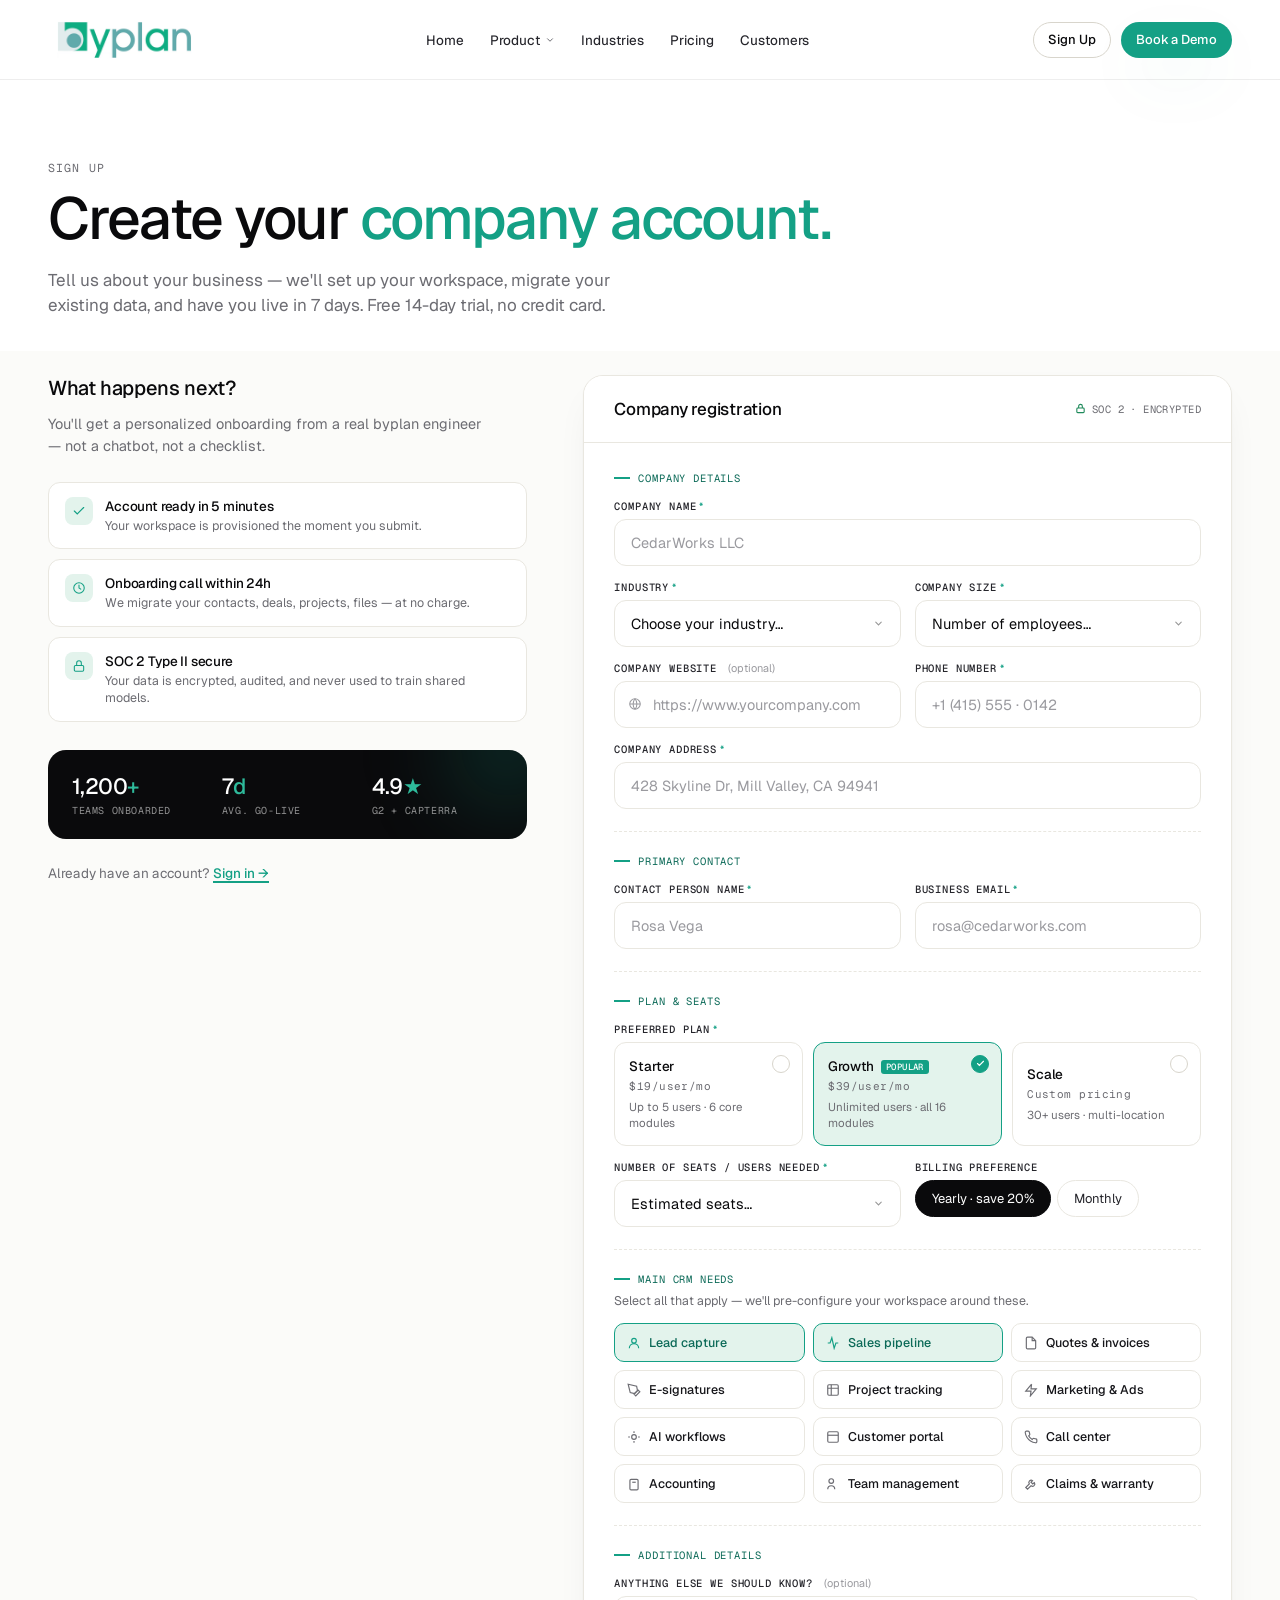
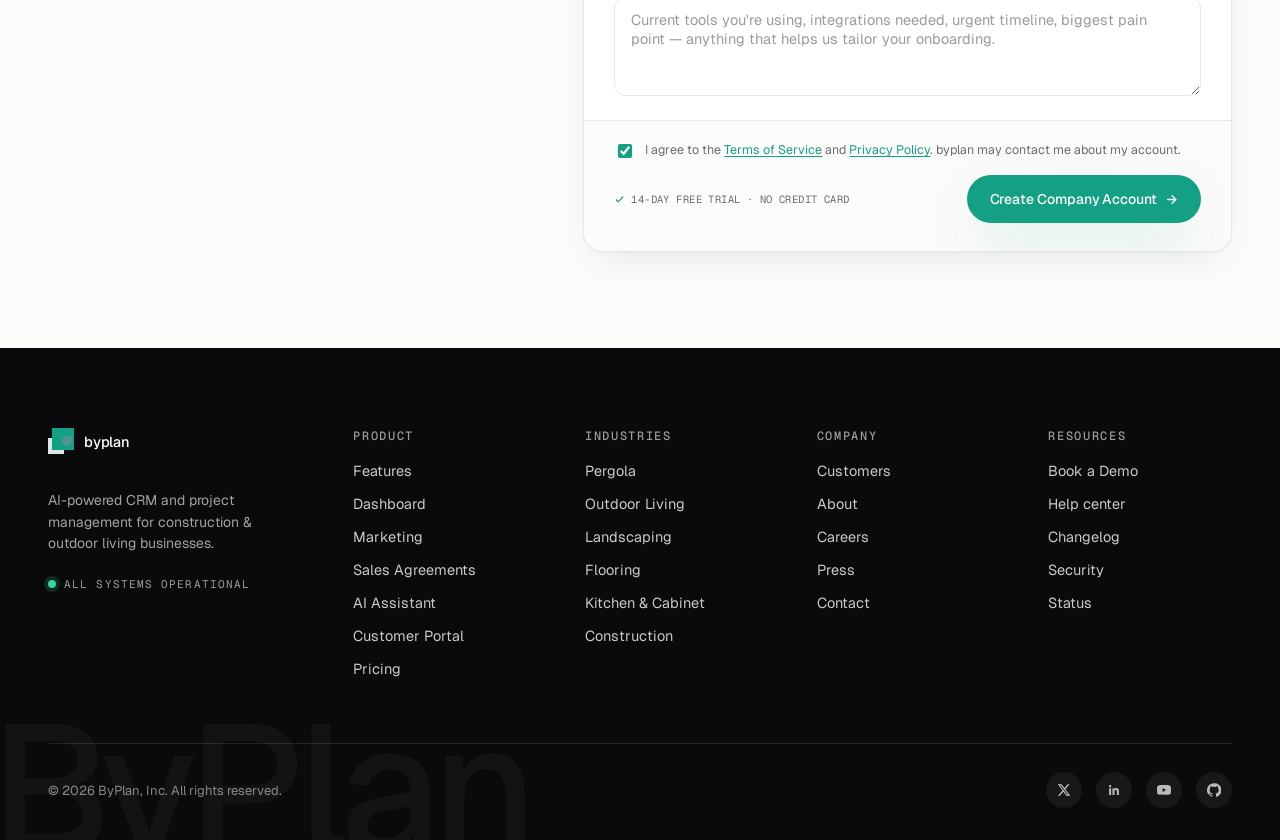
<file: signup.html>
<!doctype html>
<html lang="en">
<head> <link rel="icon" type="image/jpeg" href="/assets/byplan-fav-icon.jpeg">
<link rel="shortcut icon" type="image/jpeg" href="/assets/byplan-fav-icon.jpeg">
<meta charset="utf-8" />
<meta name="viewport" content="width=device-width, initial-scale=1" />
<title>Sign Up — byplan</title>
<link rel="preconnect" href="https://fonts.googleapis.com">
<link rel="preconnect" href="https://fonts.gstatic.com" crossorigin>
<link href="https://fonts.googleapis.com/css2?family=Geist:wght@300;400;500;600;700&family=Geist+Mono:wght@400;500&display=swap" rel="stylesheet">
<link rel="stylesheet" href="styles.css">
<style>
  body { background: var(--paper-2); }

  /* HERO band */
  .signup-band {
    padding: 80px 0 32px;
    background: white;
  }
  .signup-band h1 {
    font-size: clamp(36px, 4.6vw, 60px);
    letter-spacing: -0.035em; line-height: 1;
    margin-top: 8px;
    color: var(--ink);
  }
  .signup-band h1 .accent { color: var(--orange); }
  .signup-band .crumbs {
    font-family: var(--font-mono); font-size: 11.5px;
    letter-spacing: 0.1em; text-transform: uppercase;
    color: var(--mute); margin-bottom: 14px;
  }
  .signup-band .lead {
    margin-top: 20px;
    max-width: 56ch;
    color: var(--mute);
    font-size: 17px; line-height: 1.5;
  }

  /* Page grid */
  .signup-section {
    padding: 24px 0 96px;
  }
  .signup-grid {
    display: grid;
    grid-template-columns: 0.85fr 1.15fr;
    gap: 56px;
    align-items: flex-start;
  }
  @media (max-width: 1000px) { .signup-grid { grid-template-columns: 1fr; gap: 36px; } }

  /* LEFT — pitch + trust */
  .pitch h2 {
    font-size: 20px; font-weight: 500;
    letter-spacing: -0.018em;
  }
  .pitch p {
    margin-top: 12px; color: var(--mute);
    font-size: 14.5px; line-height: 1.55;
    max-width: 44ch;
  }
  .pitch .features {
    list-style: none; padding: 0;
    margin: 24px 0 0;
    display: flex; flex-direction: column; gap: 10px;
  }
  .pitch .features li {
    display: flex; gap: 12px;
    padding: 14px 16px;
    background: white;
    border: 1px solid var(--line);
    border-radius: 12px;
  }
  .pitch .features li .ic {
    width: 28px; height: 28px; border-radius: 8px;
    background: var(--orange-soft); color: var(--orange);
    display: inline-flex; align-items: center; justify-content: center;
    flex-shrink: 0;
  }
  .pitch .features li strong {
    display: block; font-size: 13.5px; font-weight: 500;
    color: var(--ink); letter-spacing: -0.012em;
  }
  .pitch .features li span.sb {
    font-size: 12.5px; color: var(--mute);
    line-height: 1.4; margin-top: 2px; display: block;
  }

  .pitch .by-the-numbers {
    margin-top: 28px;
    padding: 22px 24px;
    background: var(--ink);
    color: white;
    border-radius: 18px;
    display: grid; grid-template-columns: repeat(3, 1fr); gap: 18px;
    position: relative; overflow: hidden;
  }
  .pitch .by-the-numbers::before {
    content: ""; position: absolute; width: 200px; height: 200px;
    top: -100px; right: -80px;
    background: radial-gradient(circle, rgba(20,160,133,0.32), transparent 60%);
    filter: blur(40px);
  }
  .pitch .by-the-numbers .st { position: relative; z-index: 1; }
  .pitch .by-the-numbers .v {
    font-size: 22px; font-weight: 500;
    letter-spacing: -0.025em;
  }
  .pitch .by-the-numbers .v .accent { color: var(--orange-2); }
  .pitch .by-the-numbers .l {
    font-family: var(--font-mono); font-size: 10px;
    color: rgba(255,255,255,.55);
    letter-spacing: 0.06em; text-transform: uppercase;
    margin-top: 4px;
  }

  .pitch .sign-in-row {
    margin-top: 24px;
    font-size: 13.5px; color: var(--mute);
    line-height: 1.5;
  }
  .pitch .sign-in-row a {
    color: var(--orange); font-weight: 500;
    text-decoration: underline; text-decoration-thickness: 1.5px;
    text-underline-offset: 3px;
  }

  /* RIGHT — form card */
  .form-card {
    background: white;
    border: 1px solid var(--line);
    border-radius: 20px;
    overflow: hidden;
    box-shadow:
      0 1px 2px rgba(15,15,20,0.04),
      0 16px 40px -16px rgba(15,15,20,0.10);
  }
  .form-head {
    padding: 22px 30px;
    border-bottom: 1px solid var(--line);
    background: white;
    display: flex; justify-content: space-between; align-items: center;
  }
  .form-head .ttl {
    font-size: 17px; font-weight: 500; letter-spacing: -0.015em;
  }
  .form-head .secure {
    font-family: var(--font-mono); font-size: 10.5px;
    color: var(--mute);
    display: inline-flex; align-items: center; gap: 6px;
    letter-spacing: 0.04em;
  }
  .form-head .secure svg { color: var(--green); }

  .form-body {
    padding: 28px 30px 24px;
  }

  /* SECTION grouping */
  .form-section + .form-section {
    margin-top: 22px;
    padding-top: 22px;
    border-top: 1px dashed var(--line);
  }
  .form-section-h {
    font-family: var(--font-mono);
    font-size: 10.5px;
    letter-spacing: 0.08em;
    text-transform: uppercase;
    color: var(--orange-ink);
    margin-bottom: 14px;
    display: flex; align-items: center; gap: 8px;
  }
  .form-section-h::before {
    content: ""; width: 16px; height: 1.5px;
    background: var(--orange);
  }

  /* Field grid */
  .field-grid {
    display: grid;
    grid-template-columns: 1fr 1fr;
    gap: 14px;
  }
  @media (max-width: 600px) { .field-grid { grid-template-columns: 1fr; } }
  .field { display: flex; flex-direction: column; gap: 6px; }
  .field.full { grid-column: 1 / -1; }
  .field label {
    font-family: var(--font-mono); font-size: 10.5px;
    text-transform: uppercase; letter-spacing: 0.08em;
    color: var(--ink-3); font-weight: 500;
  }
  .field label .req { color: var(--orange); margin-left: 2px; }
  .field label .opt {
    color: var(--mute-2); font-weight: 400;
    letter-spacing: 0; text-transform: none;
    font-family: var(--font-sans); font-size: 11px;
    margin-left: 4px;
  }

  .field input, .field select, .field textarea {
    border: 1px solid var(--line);
    background: white;
    border-radius: 12px;
    padding: 13px 16px;
    font-family: inherit;
    font-size: 14.5px;
    color: var(--ink);
    transition: border-color 0.15s, box-shadow 0.15s, background 0.15s;
    outline: none;
    width: 100%;
  }
  .field input:focus, .field select:focus, .field textarea:focus {
    border-color: var(--orange);
    box-shadow: 0 0 0 4px rgba(20, 160, 133, 0.08);
  }
  .field input::placeholder, .field textarea::placeholder { color: var(--mute-2); }
  .field textarea {
    min-height: 100px;
    resize: vertical;
    font-family: inherit;
  }
  .field select {
    appearance: none;
    -webkit-appearance: none;
    background-image: url("data:image/svg+xml;charset=utf-8,%3Csvg xmlns='http://www.w3.org/2000/svg' width='12' height='12' viewBox='0 0 24 24' fill='none' stroke='%23999' stroke-width='2.4' stroke-linecap='round'%3E%3Cpolyline points='6 9 12 15 18 9'/%3E%3C/svg%3E");
    background-repeat: no-repeat;
    background-position: right 16px center;
    background-size: 11px;
    padding-right: 36px;
    cursor: pointer;
  }

  /* Input with leading icon (e.g. URL) */
  .input-wrap {
    position: relative;
  }
  .input-wrap input { padding-left: 38px; }
  .input-wrap .lead-ic {
    position: absolute;
    top: 50%; left: 14px; transform: translateY(-50%);
    color: var(--mute-2);
    pointer-events: none;
  }

  /* Pill row (radio) */
  .pill-row {
    display: flex; flex-wrap: wrap; gap: 6px;
  }
  .pill-row .pl {
    padding: 9px 16px;
    border-radius: 999px;
    background: white;
    border: 1px solid var(--line);
    font-size: 13px; color: var(--ink-3);
    cursor: pointer;
    transition: background 0.15s, color 0.15s, border-color 0.15s;
  }
  .pill-row .pl:hover { border-color: var(--ink); }
  .pill-row .pl.selected {
    background: var(--ink);
    color: white;
    border-color: var(--ink);
  }

  /* Plan tiles */
  .plan-tiles {
    display: grid;
    grid-template-columns: repeat(3, 1fr);
    gap: 10px;
  }
  @media (max-width: 600px) { .plan-tiles { grid-template-columns: 1fr; } }
  .plan-tile {
    background: white;
    border: 1.5px solid var(--line);
    border-radius: 12px;
    padding: 14px;
    cursor: pointer;
    text-align: left;
    transition: border-color 0.18s, background 0.18s;
    position: relative;
  }
  .plan-tile:hover { border-color: var(--ink-4); }
  .plan-tile.selected {
    border-color: var(--orange);
    background: var(--orange-soft);
  }
  .plan-tile .pt-name {
    font-size: 13.5px; font-weight: 500;
    color: var(--ink); letter-spacing: -0.012em;
  }
  .plan-tile .pt-price {
    font-family: var(--font-mono); font-size: 11px;
    color: var(--mute); letter-spacing: 0.04em;
    margin-top: 4px;
  }
  .plan-tile .pt-desc {
    font-size: 11.5px; color: var(--mute);
    margin-top: 6px; line-height: 1.4;
  }
  .plan-tile .pt-check {
    position: absolute; top: 12px; right: 12px;
    width: 18px; height: 18px; border-radius: 50%;
    border: 1.5px solid var(--line-2);
    display: inline-flex; align-items: center; justify-content: center;
    color: white;
  }
  .plan-tile.selected .pt-check {
    background: var(--orange);
    border-color: var(--orange);
  }
  .plan-tile .pt-check svg { opacity: 0; transition: opacity 0.15s; }
  .plan-tile.selected .pt-check svg { opacity: 1; }

  /* CRM needs chip grid */
  .chip-grid {
    display: grid;
    grid-template-columns: repeat(3, 1fr);
    gap: 8px;
  }
  @media (max-width: 600px) { .chip-grid { grid-template-columns: 1fr 1fr; } }
  .chip-grid .ch {
    display: flex; align-items: center; gap: 8px;
    padding: 10px 12px;
    border: 1px solid var(--line);
    border-radius: 10px;
    background: white;
    cursor: pointer;
    font-size: 12.5px; font-weight: 500;
    color: var(--ink-2);
    transition: border-color 0.18s, background 0.18s, color 0.18s;
    text-align: left;
  }
  .chip-grid .ch:hover { border-color: var(--ink-4); }
  .chip-grid .ch.selected {
    background: var(--orange-soft);
    color: var(--orange-ink);
    border-color: var(--orange);
  }
  .chip-grid .ch svg { color: var(--mute); }
  .chip-grid .ch.selected svg { color: var(--orange); }

  /* Terms / submit */
  .form-foot {
    padding: 20px 30px 28px;
    border-top: 1px solid var(--line);
    background: var(--paper-2);
    display: flex; flex-direction: column; gap: 14px;
  }
  .form-foot .terms {
    display: flex; gap: 10px;
    font-size: 12.5px; line-height: 1.5;
    color: var(--mute);
  }
  .form-foot .terms input[type=checkbox] {
    margin-top: 3px;
    accent-color: var(--orange);
    width: 14px; height: 14px;
    flex-shrink: 0;
  }
  .form-foot .terms a {
    color: var(--orange); text-decoration: underline;
    text-underline-offset: 2px;
  }
  .form-foot .submit-row {
    display: flex; justify-content: space-between; align-items: center;
    flex-wrap: wrap; gap: 12px;
  }
  .form-foot .submit-row .btn {
    height: 48px; padding: 0 22px; font-size: 14px;
  }
  .form-foot .reassurance {
    font-family: var(--font-mono); font-size: 10.5px;
    color: var(--mute);
    letter-spacing: 0.04em;
    display: inline-flex; align-items: center; gap: 6px;
  }
  .form-foot .reassurance svg { color: var(--green); }

  /* Success state */
  .success-state {
    text-align: center;
    padding: 48px 28px 64px;
    display: none;
  }
  .success-state.active { display: block; }
  .form-body.hide, .form-foot.hide { display: none; }
  .success-state .check-ring {
    width: 72px; height: 72px; border-radius: 50%;
    background: var(--orange-soft);
    color: var(--orange);
    display: inline-flex; align-items: center; justify-content: center;
    margin-bottom: 22px;
    animation: pop 0.5s cubic-bezier(.2, 1.2, .3, 1) both;
  }
  @keyframes pop {
    from { transform: scale(0.4); opacity: 0; }
    to { transform: scale(1); opacity: 1; }
  }
  .success-state h3 {
    font-size: 24px; font-weight: 500; letter-spacing: -0.025em;
  }
  .success-state p {
    font-size: 14.5px; color: var(--mute);
    margin: 12px auto 0; max-width: 40ch; line-height: 1.5;
  }
  .success-state .actions {
    margin-top: 28px;
    display: flex; gap: 10px; justify-content: center; flex-wrap: wrap;
  }
</style>
</head>
<body>

<!-- BAND -->
<section class="signup-band" data-screen-label="00 Intro">
  <div class="container">
    <div class="crumbs reveal">SIGN UP</div>
    <h1 class="reveal" style="--reveal-delay: 60ms;">Create your <span class="accent">company account.</span></h1>
    <p class="lead reveal" style="--reveal-delay: 120ms;">Tell us about your business — we'll set up your workspace, migrate your existing data, and have you live in 7 days. Free 14-day trial, no credit card.</p>
  </div>
</section>

<!-- FORM -->
<section class="signup-section" data-screen-label="01 Form">
  <div class="container">
    <div class="signup-grid">

      <!-- LEFT pitch -->
      <aside class="pitch reveal">
        <h2>What happens next?</h2>
        <p>You'll get a personalized onboarding from a real byplan engineer — not a chatbot, not a checklist.</p>

        <ul class="features">
          <li>
            <span class="ic">
              <svg width="14" height="14" viewBox="0 0 24 24" fill="none" stroke="currentColor" stroke-width="2" stroke-linecap="round"><polyline points="20 6 9 17 4 12"/></svg>
            </span>
            <div>
              <strong>Account ready in 5 minutes</strong>
              <span class="sb">Your workspace is provisioned the moment you submit.</span>
            </div>
          </li>
          <li>
            <span class="ic">
              <svg width="14" height="14" viewBox="0 0 24 24" fill="none" stroke="currentColor" stroke-width="1.8" stroke-linecap="round"><circle cx="12" cy="12" r="9"/><path d="M12 7v5l3 2"/></svg>
            </span>
            <div>
              <strong>Onboarding call within 24h</strong>
              <span class="sb">We migrate your contacts, deals, projects, files — at no charge.</span>
            </div>
          </li>
          <li>
            <span class="ic">
              <svg width="14" height="14" viewBox="0 0 24 24" fill="none" stroke="currentColor" stroke-width="1.8" stroke-linecap="round"><rect x="4" y="11" width="16" height="10" rx="2"/><path d="M8 11V7a4 4 0 0 1 8 0v4"/></svg>
            </span>
            <div>
              <strong>SOC 2 Type II secure</strong>
              <span class="sb">Your data is encrypted, audited, and never used to train shared models.</span>
            </div>
          </li>
        </ul>

        <div class="by-the-numbers">
          <div class="st">
            <div class="v">1,200<span class="accent">+</span></div>
            <div class="l">teams onboarded</div>
          </div>
          <div class="st">
            <div class="v">7<span class="accent">d</span></div>
            <div class="l">avg. go-live</div>
          </div>
          <div class="st">
            <div class="v">4.9<span class="accent">★</span></div>
            <div class="l">G2 + Capterra</div>
          </div>
        </div>

        <div class="sign-in-row">
          Already have an account? <a href="customers.html">Sign in →</a>
        </div>
      </aside>

      <!-- FORM CARD -->
      <div class="form-card reveal">
        <div class="form-head">
          <div class="ttl">Company registration</div>
          <span class="secure">
            <svg width="11" height="11" viewBox="0 0 24 24" fill="none" stroke="currentColor" stroke-width="2.4"><rect x="4" y="11" width="16" height="10" rx="2"/><path d="M8 11V7a4 4 0 0 1 8 0v4"/></svg>
            SOC 2 · ENCRYPTED
          </span>
        </div>

        <form class="form-body" id="signupForm" novalidate>
          <!-- COMPANY -->
          <div class="form-section">
            <div class="form-section-h">Company details</div>
            <div class="field-grid">
              <div class="field full">
                <label for="company">Company Name<span class="req">*</span></label>
                <input type="text" id="company" placeholder="CedarWorks LLC" autocomplete="organization" required />
              </div>
              <div class="field">
                <label for="industry">Industry<span class="req">*</span></label>
                <select id="industry" required>
                  <option value="">Choose your industry…</option>
                  <option>Pergola Companies</option>
                  <option>Outdoor Living</option>
                  <option>Landscaping</option>
                  <option>Flooring Showrooms</option>
                  <option>Construction Companies</option>
                  <option>Kitchen &amp; Cabinet</option>
                  <option>Service Businesses</option>
                  <option>Other</option>
                </select>
              </div>
              <div class="field">
                <label for="size">Company Size<span class="req">*</span></label>
                <select id="size" required>
                  <option value="">Number of employees…</option>
                  <option>1–4 employees</option>
                  <option>5–15 employees</option>
                  <option>16–50 employees</option>
                  <option>51–150 employees</option>
                  <option>150+ employees</option>
                </select>
              </div>
              <div class="field">
                <label for="website">Company Website <span class="opt">(optional)</span></label>
                <div class="input-wrap">
                  <span class="lead-ic">
                    <svg width="14" height="14" viewBox="0 0 24 24" fill="none" stroke="currentColor" stroke-width="1.8"><circle cx="12" cy="12" r="9"/><path d="M3 12h18M12 3a14 14 0 0 1 0 18M12 3a14 14 0 0 0 0 18"/></svg>
                  </span>
                  <input type="url" id="website" placeholder="https://www.yourcompany.com" autocomplete="url" />
                </div>
              </div>
              <div class="field">
                <label for="phone">Phone Number<span class="req">*</span></label>
                <input type="tel" id="phone" placeholder="+1 (415) 555 · 0142" autocomplete="tel" required />
              </div>
              <div class="field full">
                <label for="address">Company Address<span class="req">*</span></label>
                <input type="text" id="address" placeholder="428 Skyline Dr, Mill Valley, CA 94941" autocomplete="street-address" required />
              </div>
            </div>
          </div>

          <!-- CONTACT -->
          <div class="form-section">
            <div class="form-section-h">Primary contact</div>
            <div class="field-grid">
              <div class="field">
                <label for="contactName">Contact Person Name<span class="req">*</span></label>
                <input type="text" id="contactName" placeholder="Rosa Vega" autocomplete="name" required />
              </div>
              <div class="field">
                <label for="email">Business Email<span class="req">*</span></label>
                <input type="email" id="email" placeholder="rosa@cedarworks.com" autocomplete="email" required />
              </div>
            </div>
          </div>

          <!-- PLAN -->
          <div class="form-section">
            <div class="form-section-h">Plan &amp; seats</div>

            <div class="field full" style="margin-bottom: 14px;">
              <label>Preferred Plan<span class="req">*</span></label>
              <div class="plan-tiles" data-name="plan">
                <button type="button" class="plan-tile" data-value="starter">
                  <span class="pt-check"><svg width="9" height="9" viewBox="0 0 24 24" fill="none" stroke="currentColor" stroke-width="3" stroke-linecap="round"><polyline points="20 6 9 17 4 12"/></svg></span>
                  <div class="pt-name">Starter</div>
                  <div class="pt-price">$19/user/mo</div>
                  <div class="pt-desc">Up to 5 users · 6 core modules</div>
                </button>
                <button type="button" class="plan-tile selected" data-value="growth">
                  <span class="pt-check"><svg width="9" height="9" viewBox="0 0 24 24" fill="none" stroke="currentColor" stroke-width="3" stroke-linecap="round"><polyline points="20 6 9 17 4 12"/></svg></span>
                  <div class="pt-name">Growth <span style="font-family: var(--font-mono); font-size: 9px; background: var(--orange); color: white; padding: 1px 5px; border-radius: 3px; margin-left: 4px; letter-spacing: 0.04em; vertical-align: middle;">POPULAR</span></div>
                  <div class="pt-price">$39/user/mo</div>
                  <div class="pt-desc">Unlimited users · all 16 modules</div>
                </button>
                <button type="button" class="plan-tile" data-value="scale">
                  <span class="pt-check"><svg width="9" height="9" viewBox="0 0 24 24" fill="none" stroke="currentColor" stroke-width="3" stroke-linecap="round"><polyline points="20 6 9 17 4 12"/></svg></span>
                  <div class="pt-name">Scale</div>
                  <div class="pt-price">Custom pricing</div>
                  <div class="pt-desc">30+ users · multi-location</div>
                </button>
              </div>
            </div>

            <div class="field-grid">
              <div class="field">
                <label for="seats">Number of Seats / Users Needed<span class="req">*</span></label>
                <select id="seats" required>
                  <option value="">Estimated seats…</option>
                  <option>1–5 seats</option>
                  <option>6–10 seats</option>
                  <option>11–25 seats</option>
                  <option>26–50 seats</option>
                  <option>51–100 seats</option>
                  <option>100+ seats</option>
                </select>
              </div>
              <div class="field">
                <label for="billing">Billing Preference</label>
                <div class="pill-row" data-name="billing">
                  <button type="button" class="pl selected" data-value="yearly">Yearly · save 20%</button>
                  <button type="button" class="pl" data-value="monthly">Monthly</button>
                </div>
              </div>
            </div>
          </div>

          <!-- CRM NEEDS -->
          <div class="form-section">
            <div class="form-section-h">Main CRM needs</div>
            <p style="font-size: 12.5px; color: var(--mute); margin: -8px 0 14px;">Select all that apply — we'll pre-configure your workspace around these.</p>

            <div class="chip-grid" data-name="needs" data-multi="true">
              <button type="button" class="ch selected" data-value="leads">
                <svg width="14" height="14" viewBox="0 0 24 24" fill="none" stroke="currentColor" stroke-width="2"><circle cx="12" cy="8" r="4"/><path d="M4 21a8 8 0 0 1 16 0"/></svg>
                Lead capture
              </button>
              <button type="button" class="ch selected" data-value="sales">
                <svg width="14" height="14" viewBox="0 0 24 24" fill="none" stroke="currentColor" stroke-width="2"><path d="M3 12h4l3-9 4 18 3-9h4"/></svg>
                Sales pipeline
              </button>
              <button type="button" class="ch" data-value="quotes">
                <svg width="14" height="14" viewBox="0 0 24 24" fill="none" stroke="currentColor" stroke-width="2"><path d="M14 2H6a2 2 0 0 0-2 2v16a2 2 0 0 0 2 2h12a2 2 0 0 0 2-2V8z"/><path d="M14 2v6h6"/></svg>
                Quotes &amp; invoices
              </button>
              <button type="button" class="ch" data-value="agreements">
                <svg width="14" height="14" viewBox="0 0 24 24" fill="none" stroke="currentColor" stroke-width="2"><path d="M12 19l7-7 3 3-7 7-3-3z"/><path d="M18 13l-1.5-7.5L2 2l3.5 14.5L13 18l5-5z"/></svg>
                E-signatures
              </button>
              <button type="button" class="ch" data-value="projects">
                <svg width="14" height="14" viewBox="0 0 24 24" fill="none" stroke="currentColor" stroke-width="2"><rect x="3" y="3" width="18" height="18" rx="2"/><path d="M9 3v18M3 9h18"/></svg>
                Project tracking
              </button>
              <button type="button" class="ch" data-value="marketing">
                <svg width="14" height="14" viewBox="0 0 24 24" fill="none" stroke="currentColor" stroke-width="2"><polyline points="13 2 3 14 12 14 11 22 21 10 12 10 13 2"/></svg>
                Marketing &amp; Ads
              </button>
              <button type="button" class="ch" data-value="ai">
                <svg width="14" height="14" viewBox="0 0 24 24" fill="none" stroke="currentColor" stroke-width="2"><circle cx="12" cy="12" r="4"/><path d="M12 2v3M12 19v3M2 12h3M19 12h3"/></svg>
                AI workflows
              </button>
              <button type="button" class="ch" data-value="portal">
                <svg width="14" height="14" viewBox="0 0 24 24" fill="none" stroke="currentColor" stroke-width="2"><rect x="3" y="3" width="18" height="18" rx="2"/><path d="M3 9h18"/></svg>
                Customer portal
              </button>
              <button type="button" class="ch" data-value="call">
                <svg width="14" height="14" viewBox="0 0 24 24" fill="none" stroke="currentColor" stroke-width="2"><path d="M22 16.92v3a2 2 0 0 1-2.18 2 19.79 19.79 0 0 1-8.63-3.07 19.5 19.5 0 0 1-6-6 19.79 19.79 0 0 1-3.07-8.67A2 2 0 0 1 4.11 2h3a2 2 0 0 1 2 1.72c.13 1.05.37 2.07.72 3.06a2 2 0 0 1-.45 2.11L8.09 10.18a16 16 0 0 0 6 6l1.27-1.27a2 2 0 0 1 2.11-.45c.99.35 2.01.59 3.06.72A2 2 0 0 1 22 16.92z"/></svg>
                Call center
              </button>
              <button type="button" class="ch" data-value="accounting">
                <svg width="14" height="14" viewBox="0 0 24 24" fill="none" stroke="currentColor" stroke-width="2"><rect x="5" y="4" width="14" height="18" rx="2"/><line x1="9" y1="9" x2="15" y2="9"/></svg>
                Accounting
              </button>
              <button type="button" class="ch" data-value="team">
                <svg width="14" height="14" viewBox="0 0 24 24" fill="none" stroke="currentColor" stroke-width="2"><circle cx="9" cy="7" r="4"/><path d="M3 21a6 6 0 0 1 12 0"/></svg>
                Team management
              </button>
              <button type="button" class="ch" data-value="claims">
                <svg width="14" height="14" viewBox="0 0 24 24" fill="none" stroke="currentColor" stroke-width="2"><path d="M14.7 6.3a4 4 0 0 0-5.6 5.6L3 18l3 3 6-6 .1.1a4 4 0 0 0 5.6-5.6L15 12l-3-3z"/></svg>
                Claims &amp; warranty
              </button>
            </div>
          </div>

          <!-- NOTES -->
          <div class="form-section">
            <div class="form-section-h">Additional details</div>
            <div class="field full">
              <label for="notes">Anything else we should know? <span class="opt">(optional)</span></label>
              <textarea id="notes" placeholder="Current tools you're using, integrations needed, urgent timeline, biggest pain point — anything that helps us tailor your onboarding."></textarea>
            </div>
          </div>
        </form>

        <div class="form-foot">
          <label class="terms">
            <input type="checkbox" id="terms" checked />
            <span>I agree to the <a href="#">Terms of Service</a> and <a href="#">Privacy Policy</a>. byplan may contact me about my account.</span>
          </label>
          <div class="submit-row">
            <span class="reassurance">
              <svg width="11" height="11" viewBox="0 0 24 24" fill="none" stroke="currentColor" stroke-width="2.4"><polyline points="20 6 9 17 4 12"/></svg>
              14-DAY FREE TRIAL · NO CREDIT CARD
            </span>
            <button type="button" class="btn btn-accent" id="submitBtn">
              Create Company Account
              <svg width="13" height="13" viewBox="0 0 24 24" fill="none" stroke="currentColor" stroke-width="2.4" stroke-linecap="round"><path d="M5 12h14M13 5l7 7-7 7"/></svg>
            </button>
          </div>
        </div>

        <!-- SUCCESS -->
        <div class="success-state" id="successState">
          <div class="check-ring">
            <svg width="32" height="32" viewBox="0 0 24 24" fill="none" stroke="currentColor" stroke-width="3" stroke-linecap="round" stroke-linejoin="round"><polyline points="20 6 9 17 4 12"/></svg>
          </div>
          <h3>Welcome to byplan, <span id="successName">Rosa</span>.</h3>
          <p>Your <strong id="successCompany">company</strong> workspace is being provisioned. We just sent a confirmation to <strong id="successEmail">your email</strong> with your login link. A byplan engineer will reach out within 24 hours to schedule onboarding.</p>
          <div class="actions">
            <a class="btn btn-accent" href="dashboard.html">Open dashboard</a>
            <a class="btn btn-ghost" href="index.html">Back to home</a>
          </div>
        </div>

      </div>

    </div>
  </div>
</section>

<script src="shared.js"></script>
<script>
  (function () {
    // Plan tile picker (single-select)
    document.querySelectorAll(".plan-tiles").forEach(group => {
      group.addEventListener("click", e => {
        const tile = e.target.closest(".plan-tile");
        if (!tile) return;
        group.querySelectorAll(".plan-tile").forEach(t => t.classList.remove("selected"));
        tile.classList.add("selected");
      });
    });

    // Pill row (single-select)
    document.querySelectorAll(".pill-row").forEach(row => {
      row.addEventListener("click", e => {
        const p = e.target.closest(".pl");
        if (!p) return;
        row.querySelectorAll(".pl").forEach(c => c.classList.remove("selected"));
        p.classList.add("selected");
      });
    });

    // Chip grid (multi-select)
    document.querySelectorAll(".chip-grid").forEach(grid => {
      const multi = grid.dataset.multi === "true";
      grid.addEventListener("click", e => {
        const ch = e.target.closest(".ch");
        if (!ch) return;
        if (!multi) {
          grid.querySelectorAll(".ch").forEach(c => c.classList.remove("selected"));
        }
        ch.classList.toggle("selected");
      });
    });

    // Submit handler — validates required fields and reveals success state.
    const submit = document.getElementById("submitBtn");
    submit.addEventListener("click", () => {
      const form = document.getElementById("signupForm");
      const required = form.querySelectorAll("[required]");
      let firstInvalid = null;
      required.forEach(el => {
        if (!el.value.trim()) {
          el.style.borderColor = "var(--red)";
          el.style.boxShadow = "0 0 0 4px rgba(213, 72, 72, 0.08)";
          if (!firstInvalid) firstInvalid = el;
        } else {
          el.style.borderColor = "";
          el.style.boxShadow = "";
        }
      });
      const terms = document.getElementById("terms");
      if (!terms.checked) {
        if (!firstInvalid) firstInvalid = terms;
      }
      if (firstInvalid) {
        firstInvalid.focus();
        firstInvalid.scrollIntoView({ behavior: "smooth", block: "center" });
        return;
      }

      // Success
      const name = (document.getElementById("contactName").value || "there").split(" ")[0];
      const company = document.getElementById("company").value || "your company";
      const email = document.getElementById("email").value || "your inbox";
      document.getElementById("successName").textContent = name;
      document.getElementById("successCompany").textContent = company;
      document.getElementById("successEmail").textContent = email;

      form.classList.add("hide");
      document.querySelector(".form-foot").classList.add("hide");
      document.getElementById("successState").classList.add("active");
      window.scrollTo({ top: 0, behavior: "smooth" });
    });
  })();
</script>
</body>
</html>
</file>
<file: styles.css>
/* ByPlan — design system */

:root {
  /* Ink scale (dark text + dark surfaces) */
  --ink: #0a0a0c;
  --ink-2: #16161a;
  --ink-3: #25252b;
  --ink-4: #3b3b43;

  /* Paper scale (white + warm whites) */
  --paper: #ffffff;
  --paper-2: #fbfbf9;
  --paper-3: #f5f4f0;
  --paper-4: #ecebe5;

  /* Lines + muted text */
  --line: #e9e7e0;
  --line-2: #d8d5cc;
  --mute: #6c6c72;
  --mute-2: #9a9a9f;
  --mute-3: #b8b8bd;

  /* Accent — byplan teal palette */
  --orange: #14a085;
  --orange-2: #2eba9b;
  --orange-3: #7fd0bd;
  --orange-soft: #e3f3ec;
  --orange-ink: #0c6a58;

  /* Sage — secondary (the wordmark color) */
  --sage: #6fb3b0;
  --sage-2: #87c2c0;
  --sage-soft: #e2eeed;
  --sage-deep: #4f9491;
  --shadow-square: #dce8e3;

  /* Semantic colors */
  --green: #1f8a5b;
  --green-soft: #e6f4ed;
  --blue: #2a6fdb;
  --blue-soft: #e8effb;
  --violet: #6b5dd3;
  --red: #d54848;

  /* Type */
  --font-sans: "Geist", "Inter", -apple-system, BlinkMacSystemFont, "Segoe UI", system-ui, sans-serif;
  --font-mono: "Geist Mono", ui-monospace, "SF Mono", "JetBrains Mono", monospace;

  /* Radius */
  --r-1: 6px;
  --r-2: 10px;
  --r-3: 14px;
  --r-4: 20px;
  --r-5: 28px;
  --r-pill: 999px;

  /* Shadows */
  --shadow-1: 0 1px 2px rgba(15, 15, 20, 0.04), 0 1px 1px rgba(15, 15, 20, 0.03);
  --shadow-2: 0 4px 12px -2px rgba(15, 15, 20, 0.06), 0 2px 4px -2px rgba(15, 15, 20, 0.04);
  --shadow-3: 0 16px 40px -12px rgba(15, 15, 20, 0.12), 0 8px 16px -8px rgba(15, 15, 20, 0.06);
  --shadow-4: 0 32px 80px -20px rgba(15, 15, 20, 0.22), 0 16px 32px -16px rgba(15, 15, 20, 0.1);
  --shadow-orange: 0 24px 60px -16px rgba(20, 160, 133, 0.35);

  /* Page chrome */
  --nav-h: 80px;
  --container-w: 1240px;
  --gutter: 28px;
}

/* ---------- Reset ---------- */

*,
*::before,
*::after {
  box-sizing: border-box;
}

html,
body {
  margin: 0;
  padding: 0;
  background: var(--paper);
  color: var(--ink);
  font-family: var(--font-sans);
  font-feature-settings: "ss01", "cv11", "cv09";
  -webkit-font-smoothing: antialiased;
  -moz-osx-font-smoothing: grayscale;
  text-rendering: optimizeLegibility;
}

body {
  overflow-x: hidden;
}

a {
  color: inherit;
  text-decoration: none;
}

button {
  font-family: inherit;
  cursor: pointer;
  border: none;
  background: none;
  color: inherit;
}

img,
svg {
  display: block;
  max-width: 100%;
}

::selection {
  background: var(--orange);
  color: var(--paper);
}

/* ---------- Layout ---------- */

.container {
  width: 100%;
  max-width: var(--container-w);
  margin: 0 auto;
  padding: 0 var(--gutter);
}

.container-wide {
  max-width: 1480px;
  margin: 0 auto;
  padding: 0 var(--gutter);
}

/* ---------- Typography ---------- */

.eyebrow {
  display: inline-flex;
  align-items: center;
  gap: 8px;
  font-family: var(--font-mono);
  font-size: 11px;
  font-weight: 500;
  letter-spacing: 0.14em;
  text-transform: uppercase;
  color: var(--mute);
}

.eyebrow .dot {
  width: 6px;
  height: 6px;
  border-radius: 50%;
  background: var(--orange);
  box-shadow: 0 0 0 4px var(--orange-soft);
}

h1, h2, h3, h4, h5, h6 {
  margin: 0;
  font-weight: 500;
  letter-spacing: -0.02em;
  color: var(--ink);
  text-wrap: balance;
}

.h-display {
  font-size: clamp(44px, 6.4vw, 88px);
  line-height: 0.96;
  letter-spacing: -0.035em;
  font-weight: 500;
}

.h-1 {
  font-size: clamp(36px, 4.6vw, 64px);
  line-height: 1.02;
  letter-spacing: -0.03em;
  font-weight: 500;
}

.h-2 {
  font-size: clamp(28px, 3.2vw, 44px);
  line-height: 1.06;
  letter-spacing: -0.025em;
  font-weight: 500;
}

.h-3 {
  font-size: clamp(22px, 2.2vw, 28px);
  line-height: 1.18;
  letter-spacing: -0.02em;
  font-weight: 500;
}

.h-4 {
  font-size: 18px;
  line-height: 1.32;
  letter-spacing: -0.012em;
  font-weight: 500;
}

p {
  margin: 0;
}

.lead {
  font-size: clamp(17px, 1.4vw, 21px);
  line-height: 1.5;
  color: var(--mute);
  text-wrap: pretty;
  max-width: 56ch;
}

.body {
  font-size: 15px;
  line-height: 1.55;
  color: var(--mute);
  text-wrap: pretty;
}

.small {
  font-size: 13px;
  line-height: 1.5;
  color: var(--mute);
}

.mono {
  font-family: var(--font-mono);
  letter-spacing: -0.01em;
}

.accent {
  color: var(--orange);
}

/* ---------- Buttons ---------- */

.btn {
  display: inline-flex;
  align-items: center;
  justify-content: center;
  gap: 8px;
  padding: 0 18px;
  height: 44px;
  border-radius: var(--r-pill);
  font-size: 14.5px;
  font-weight: 500;
  letter-spacing: -0.005em;
  white-space: nowrap;
  transition: transform 0.18s ease, background 0.18s ease, color 0.18s ease, box-shadow 0.18s ease, border-color 0.18s ease;
  border: 1px solid transparent;
}

.btn:hover { transform: translateY(-1px); }
.btn:active { transform: translateY(0); }

.btn-primary {
  background: var(--ink);
  color: var(--paper);
}
.btn-primary:hover { background: #000; box-shadow: 0 10px 24px -10px rgba(0,0,0,.4); }

.btn-accent {
  background: var(--orange);
  color: white;
  box-shadow: var(--shadow-orange);
}
.btn-accent:hover { background: #1bb398; }

.btn-ghost {
  background: transparent;
  color: var(--ink);
  border: 1px solid var(--line-2);
}
.btn-ghost:hover { background: var(--paper-3); border-color: var(--ink); }

.btn-sm { height: 36px; padding: 0 14px; font-size: 13px; }
.btn-lg { height: 52px; padding: 0 24px; font-size: 15.5px; }

.btn .play {
  display: inline-flex;
  align-items: center;
  justify-content: center;
  width: 22px;
  height: 22px;
  border-radius: 50%;
  background: var(--ink);
  color: var(--paper);
  margin-left: -4px;
}
.btn-ghost .play { background: var(--orange); color: white; }

/* ---------- Pills + chips ---------- */

.pill {
  display: inline-flex;
  align-items: center;
  gap: 8px;
  padding: 6px 12px 6px 8px;
  border-radius: var(--r-pill);
  background: var(--paper);
  border: 1px solid var(--line);
  font-size: 12.5px;
  color: var(--ink-2);
  box-shadow: var(--shadow-1);
}

.pill .pill-tag {
  display: inline-flex;
  align-items: center;
  padding: 2px 8px;
  border-radius: var(--r-pill);
  background: var(--orange-soft);
  color: var(--orange-ink);
  font-family: var(--font-mono);
  font-size: 10px;
  letter-spacing: 0.06em;
  text-transform: uppercase;
}

/* ---------- Sections ---------- */

section {
  position: relative;
  padding: clamp(72px, 9vw, 128px) 0;
}

.section-head {
  display: flex;
  flex-direction: column;
  gap: 18px;
  margin-bottom: 64px;
  max-width: 760px;
}

.section-head.center {
  margin-left: auto;
  margin-right: auto;
  text-align: center;
  align-items: center;
}

/* ---------- Grid backgrounds ---------- */

.grid-bg {
  position: absolute;
  inset: 0;
  background-image:
    linear-gradient(to right, rgba(15,15,20,0.04) 1px, transparent 1px),
    linear-gradient(to bottom, rgba(15,15,20,0.04) 1px, transparent 1px);
  background-size: 56px 56px;
  background-position: -1px -1px;
  mask-image: radial-gradient(ellipse 80% 60% at 50% 30%, black 30%, transparent 80%);
  pointer-events: none;
}

.dot-bg {
  position: absolute;
  inset: 0;
  background-image: radial-gradient(rgba(15,15,20,0.08) 1px, transparent 1px);
  background-size: 22px 22px;
  mask-image: radial-gradient(ellipse 60% 50% at 50% 40%, black 20%, transparent 75%);
  pointer-events: none;
}

.glow {
  position: absolute;
  border-radius: 50%;
  filter: blur(80px);
  opacity: 0.6;
  pointer-events: none;
}
.glow-orange { background: radial-gradient(circle, rgba(20,160,133,0.4), transparent 60%); }
.glow-white  { background: radial-gradient(circle, rgba(255,255,255,0.7), transparent 60%); }

/* ---------- Cards ---------- */

.card {
  background: var(--paper);
  border: 1px solid var(--line);
  border-radius: var(--r-3);
  box-shadow: var(--shadow-1);
}

.card-soft {
  background: var(--paper-2);
  border: 1px solid var(--line);
  border-radius: var(--r-3);
}

.card-ink {
  background: var(--ink);
  color: var(--paper);
  border-radius: var(--r-3);
}

/* ---------- Nav ---------- */

.nav {
  position: sticky;
  top: 0;
  z-index: 50;
  height: var(--nav-h);
  background: rgba(255, 255, 255, 0.78);
  backdrop-filter: saturate(180%) blur(20px);
  -webkit-backdrop-filter: saturate(180%) blur(20px);
  border-bottom: 1px solid rgba(15, 15, 20, 0.06);
}

.nav-inner {
  height: 100%;
  display: flex;
  align-items: center;
  justify-content: space-between;
  max-width: var(--container-w);
  margin: 0 auto;
  padding: 0 var(--gutter);
}

.brand {
  display: inline-flex;
  align-items: center;
  gap: 10px;
  font-weight: 500;
  letter-spacing: -0.01em;
  font-size: 18px;
  color: var(--sage-deep);
}
.brand .brand-word {
  letter-spacing: -0.015em;
}

/* Raster logo (top nav). Aspect ratio is preserved; sized off height. */
.brand-img {
  display: block;
  height: 60px;
  width: auto;
  max-width: 240px;
  /* Slight optical lift so the logo sits on the nav baseline */
  transform: translateY(0);
}
@media (max-width: 600px) {
  .brand-img { height: 52px; max-width: 200px; }
}

.brand-mark {
  width: 26px;
  height: 26px;
  position: relative;
  display: inline-block;
  flex-shrink: 0;
}
.brand-mark::before {
  /* Pale offset square — sits behind, toward bottom-left */
  content: "";
  position: absolute;
  left: 0;
  bottom: 0;
  width: 16px;
  height: 16px;
  background: var(--shadow-square);
}
.brand-mark::after {
  /* Emerald square + sage circle (the bowl of b) */
  content: "";
  position: absolute;
  top: 0;
  right: 0;
  width: 22px;
  height: 22px;
  background:
    radial-gradient(circle at 68% 58%, var(--sage-deep) 0 4.8px, transparent 5.2px),
    var(--orange);
}

.nav-links {
  display: flex;
  align-items: center;
  gap: 2px;
}

.nav-link {
  display: inline-flex;
  align-items: center;
  padding: 7px 12px;
  border-radius: var(--r-pill);
  font-size: 13.5px;
  font-weight: 450;
  color: var(--ink-3);
  transition: color 0.15s, background 0.15s;
}
.nav-link:hover { color: var(--ink); background: var(--paper-3); }
.nav-link.active { color: var(--ink); background: var(--paper-3); }

/* ---------- Dropdown ---------- */

.nav-dd {
  position: relative;
}
.nav-link-dd {
  display: inline-flex;
  align-items: center;
  gap: 5px;
  cursor: pointer;
}
.nav-link-dd .dd-caret {
  color: var(--mute);
  transition: transform 0.2s, color 0.2s;
}
.nav-dd.open .nav-link-dd { color: var(--ink); background: var(--paper-3); }
.nav-dd.open .nav-link-dd .dd-caret {
  transform: rotate(180deg);
  color: var(--ink);
}

.dd-panel {
  position: absolute;
  top: calc(100% + 8px);
  left: -16px;
  min-width: 360px;
  background: var(--paper);
  border: 1px solid var(--line);
  border-radius: 16px;
  box-shadow:
    0 1px 2px rgba(15,15,20,0.04),
    0 24px 60px -16px rgba(15,15,20,0.18),
    0 8px 20px -8px rgba(15,15,20,0.06);
  padding: 14px;
  display: flex;
  flex-direction: column;
  gap: 6px;
  z-index: 100;
  opacity: 0;
  visibility: hidden;
  transform: translateY(-6px);
  transition: opacity 0.18s, transform 0.18s, visibility 0.18s;
}
.dd-panel .dd-group + .dd-group { border-top: 1px solid var(--line); padding-top: 8px; margin-top: 4px; }
.nav-dd:hover .dd-panel,
.nav-dd.open .dd-panel,
.nav-dd:focus-within .dd-panel {
  opacity: 1;
  visibility: visible;
  transform: translateY(0);
}
/* Hover-bridge so the panel doesn't close in the gap */
.nav-dd::after {
  content: "";
  position: absolute;
  top: 100%; left: 0; right: 0;
  height: 12px;
}

.dd-group { display: flex; flex-direction: column; }
.dd-group-h {
  font-family: var(--font-mono);
  font-size: 10px;
  letter-spacing: 0.1em;
  text-transform: uppercase;
  color: var(--mute-2);
  padding: 6px 10px 10px;
}
.dd-items { display: flex; flex-direction: column; gap: 2px; }
.dd-item {
  display: flex;
  flex-direction: column;
  gap: 3px;
  padding: 10px 12px;
  border-radius: 10px;
  text-decoration: none;
  transition: background 0.15s;
}
.dd-item:hover { background: var(--paper-3); }
.dd-item.current { background: var(--orange-soft); }
.dd-title {
  font-size: 13.5px;
  font-weight: 500;
  letter-spacing: -0.01em;
  color: var(--ink);
}
.dd-item.current .dd-title { color: var(--orange-ink); }
.dd-desc {
  font-size: 11.5px;
  color: var(--mute);
  line-height: 1.35;
}
.dd-item.current .dd-desc { color: var(--orange-ink); opacity: 0.8; }

@media (max-width: 1080px) {
  .dd-panel { display: none; }
}

/* ---------- Modules grid (shared: home / index / product) ---------- */

.modules-grid {
  display: grid;
  grid-template-columns: repeat(4, 1fr);
  gap: 16px;
  margin-top: 56px;
}
@media (max-width: 1180px) { .modules-grid { grid-template-columns: repeat(3, 1fr); } }
@media (max-width: 880px)  { .modules-grid { grid-template-columns: repeat(2, 1fr); gap: 12px; } }
@media (max-width: 520px)  { .modules-grid { grid-template-columns: 1fr; } }

.mod-card {
  position: relative;
  background: white;
  border-radius: 18px;
  padding: 22px;
  display: grid;
  grid-template-columns: 80px 1fr;
  gap: 14px;
  align-items: center;
  cursor: pointer;
  transition:
    transform 0.32s cubic-bezier(.2, .9, .3, 1.1),
    box-shadow 0.32s cubic-bezier(.2, .9, .3, 1),
    border-color 0.2s;
  border: 1px solid #ecebe5;
  box-shadow:
    0 1px 2px rgba(15, 15, 20, 0.04),
    0 4px 12px -4px rgba(15, 15, 20, 0.04);
  text-decoration: none;
  color: inherit;
  overflow: hidden;
}
.mod-card::before {
  content: "";
  position: absolute;
  inset: 0 0 auto 0;
  height: 3px;
  background: linear-gradient(90deg, var(--orange), var(--sage-deep));
  transform: scaleX(0);
  transform-origin: left;
  transition: transform 0.4s cubic-bezier(.2, .9, .3, 1);
}
.mod-card::after {
  content: "";
  position: absolute;
  inset: -1px;
  background: radial-gradient(circle at 20% 30%, rgba(20, 160, 133, 0.05), transparent 70%);
  opacity: 0;
  transition: opacity 0.3s;
  pointer-events: none;
}
.mod-card:hover {
  transform: translateY(-5px);
  box-shadow:
    0 1px 2px rgba(15, 15, 20, 0.04),
    0 22px 44px -12px rgba(20, 160, 133, 0.14),
    0 8px 20px -8px rgba(15, 15, 20, 0.06);
  border-color: #d6e8e1;
}
.mod-card:hover::before { transform: scaleX(1); }
.mod-card:hover::after { opacity: 1; }
.mod-card:hover .icon-wrap { transform: translateY(-3px) rotate(-2deg); }
.mod-card:hover .mod-number { color: var(--orange); }

.icon-wrap {
  width: 80px;
  height: 80px;
  display: flex;
  align-items: center;
  justify-content: center;
  position: relative;
  transition: transform 0.4s cubic-bezier(.2, .9, .3, 1.2);
}
.icon-wrap svg {
  width: 76px;
  height: 76px;
  filter:
    drop-shadow(0 6px 12px rgba(20, 160, 133, 0.18))
    drop-shadow(0 2px 4px rgba(15, 15, 20, 0.06));
}
.mod-text { display: flex; flex-direction: column; gap: 6px; min-width: 0; }
.mod-number {
  font-family: var(--font-mono);
  font-size: 10px;
  color: var(--mute-2);
  letter-spacing: 0.08em;
  transition: color 0.2s;
}
.mod-card h3 {
  font-size: 15.5px;
  line-height: 1.15;
  letter-spacing: -0.015em;
  font-weight: 600;
  color: var(--sage-deep);
  margin: 0;
}
.mod-card p {
  font-size: 12.5px;
  color: var(--mute);
  line-height: 1.4;
  margin: 0;
  text-wrap: pretty;
}
.mod-card .arrow {
  position: absolute;
  bottom: 14px; right: 14px;
  width: 22px;
  height: 22px;
  border-radius: 50%;
  background: var(--paper-3);
  color: var(--sage-deep);
  display: inline-flex;
  align-items: center;
  justify-content: center;
  opacity: 0;
  transform: translate(-4px, 0);
  transition: opacity 0.25s, transform 0.25s, background 0.2s, color 0.2s;
}
.mod-card:hover .arrow {
  opacity: 1;
  transform: translate(0, 0);
  background: var(--orange);
  color: white;
}

.nav-actions {
  display: flex;
  align-items: center;
  gap: 10px;
}

.nav-burger {
  display: none;
  width: 36px;
  height: 36px;
  border-radius: 10px;
  border: 1px solid var(--line-2);
  align-items: center;
  justify-content: center;
}

@media (max-width: 1080px) {
  .nav-links { display: none; }
  .nav-burger { display: inline-flex; }
  .nav-actions .btn-ghost { display: none; }
}

/* Mobile nav drawer */
.mobile-menu {
  position: fixed;
  inset: var(--nav-h) 0 0 0;
  background: var(--paper);
  z-index: 40;
  padding: 28px var(--gutter);
  transform: translateY(-100%);
  transition: transform 0.3s ease;
  border-bottom: 1px solid var(--line);
  overflow: hidden;
}
.mobile-menu.open { transform: translateY(0); overflow-y: auto; }
.mobile-menu .mlink {
  display: block;
  padding: 14px 0;
  font-size: 22px;
  letter-spacing: -0.02em;
  border-bottom: 1px solid var(--line);
  color: var(--ink);
}
.mobile-menu .mlink.active { color: var(--orange); }

/* ---------- Footer ---------- */

footer.site-footer {
  background: var(--ink);
  color: var(--paper);
  padding: 80px 0 32px;
  position: relative;
  overflow: hidden;
}

.footer-grid {
  display: grid;
  grid-template-columns: 1.4fr repeat(4, 1fr);
  gap: 48px;
  margin-bottom: 64px;
}

@media (max-width: 880px) {
  .footer-grid { grid-template-columns: 1fr 1fr; gap: 40px 24px; }
}

.footer-col h5 {
  font-size: 12px;
  font-family: var(--font-mono);
  letter-spacing: 0.14em;
  text-transform: uppercase;
  color: var(--mute-2);
  margin-bottom: 16px;
  font-weight: 500;
}

.footer-col ul { list-style: none; padding: 0; margin: 0; display: flex; flex-direction: column; gap: 12px; }
.footer-col a { color: rgba(255,255,255,0.78); font-size: 14.5px; }
.footer-col a:hover { color: var(--orange-2); }

.footer-bottom {
  display: flex;
  justify-content: space-between;
  align-items: center;
  padding-top: 28px;
  border-top: 1px solid rgba(255,255,255,0.1);
  font-size: 13px;
  color: rgba(255,255,255,0.5);
}

.footer-bottom .socials { display: flex; gap: 14px; }
.footer-bottom .socials a {
  width: 36px; height: 36px; border-radius: 50%;
  display: inline-flex; align-items: center; justify-content: center;
  background: rgba(255,255,255,0.06);
  color: rgba(255,255,255,0.7);
  transition: background 0.18s, color 0.18s;
}
.footer-bottom .socials a:hover { background: var(--orange); color: white; }

.footer-mega {
  font-size: clamp(80px, 14vw, 220px);
  font-weight: 500;
  letter-spacing: -0.045em;
  line-height: 0.9;
  color: rgba(255,255,255,0.04);
  position: absolute;
  bottom: -28px;
  left: -10px;
  right: 0;
  pointer-events: none;
  font-family: var(--font-sans);
}

/* ---------- Reveal-on-scroll ---------- */

.reveal {
  opacity: 0;
  transform: translateY(18px);
  transition: opacity 0.7s cubic-bezier(.2,.7,.2,1), transform 0.7s cubic-bezier(.2,.7,.2,1);
  transition-delay: var(--reveal-delay, 0ms);
}
.reveal.in {
  opacity: 1;
  transform: translateY(0);
}

/* ---------- Misc utilities ---------- */

.row { display: flex; align-items: center; }
.row.gap-6 { gap: 6px; } .row.gap-8 { gap: 8px; } .row.gap-12 { gap: 12px; } .row.gap-16 { gap: 16px; } .row.gap-24 { gap: 24px; }

.stack { display: flex; flex-direction: column; }
.stack.gap-4 { gap: 4px; } .stack.gap-8 { gap: 8px; } .stack.gap-12 { gap: 12px; } .stack.gap-16 { gap: 16px; } .stack.gap-24 { gap: 24px; }

.divider { height: 1px; background: var(--line); }

.kbd {
  display: inline-flex;
  align-items: center;
  padding: 2px 6px;
  border-radius: 5px;
  background: var(--paper-3);
  border: 1px solid var(--line);
  border-bottom-width: 2px;
  font-family: var(--font-mono);
  font-size: 11px;
  color: var(--ink-3);
}

/* ---------- Dashboard widgets (used across pages) ---------- */

.widget {
  background: var(--paper);
  border: 1px solid var(--line);
  border-radius: var(--r-3);
  padding: 18px;
  box-shadow: var(--shadow-2);
  position: relative;
}

.widget-head {
  display: flex;
  justify-content: space-between;
  align-items: center;
  margin-bottom: 14px;
}

.widget-title {
  font-size: 13px;
  font-weight: 500;
  color: var(--ink);
  letter-spacing: -0.01em;
}

.widget-meta {
  font-family: var(--font-mono);
  font-size: 10.5px;
  color: var(--mute-2);
  letter-spacing: 0.04em;
  text-transform: uppercase;
}

.metric {
  display: flex;
  align-items: baseline;
  gap: 10px;
}
.metric-value {
  font-size: 28px;
  font-weight: 500;
  letter-spacing: -0.025em;
  color: var(--ink);
}
.metric-delta {
  font-family: var(--font-mono);
  font-size: 11.5px;
  padding: 2px 7px;
  border-radius: 5px;
  background: var(--green-soft);
  color: var(--green);
}
.metric-delta.neg { background: #fbe8e8; color: var(--red); }

/* Sparkline / bars */
.spark {
  display: flex;
  align-items: flex-end;
  gap: 4px;
  height: 48px;
}
.spark .bar {
  flex: 1;
  background: var(--paper-3);
  border-radius: 3px;
  transition: height 0.4s ease;
}
.spark .bar.hot { background: var(--orange); }

.pipeline {
  display: flex;
  gap: 8px;
  margin-top: 12px;
}
.pipeline .stage {
  flex: 1;
  padding: 8px 10px;
  border-radius: 8px;
  background: var(--paper-3);
  display: flex;
  flex-direction: column;
  gap: 2px;
  font-size: 11px;
}
.pipeline .stage .n {
  font-family: var(--font-mono);
  font-size: 14px;
  font-weight: 500;
  color: var(--ink);
  letter-spacing: -0.01em;
}
.pipeline .stage .l {
  color: var(--mute);
  font-size: 10.5px;
  letter-spacing: 0.02em;
}
.pipeline .stage.hot { background: var(--ink); color: white; }
.pipeline .stage.hot .n, .pipeline .stage.hot .l { color: white; }
.pipeline .stage.hot::before {
  content: "";
  display: block;
  width: 6px; height: 6px; border-radius: 50%;
  background: var(--orange);
  margin-bottom: 2px;
}

.avatar {
  width: 28px; height: 28px;
  border-radius: 50%;
  background: linear-gradient(135deg, #c6e6dc, #14a085);
  display: inline-flex;
  align-items: center;
  justify-content: center;
  color: white;
  font-size: 11px;
  font-weight: 600;
  letter-spacing: -0.01em;
  border: 2px solid white;
  font-family: var(--font-sans);
}
.avatar.b2 { background: linear-gradient(135deg, #c4d4ff, #2a6fdb); }
.avatar.b3 { background: linear-gradient(135deg, #ffd8d8, #d54848); }
.avatar.b4 { background: linear-gradient(135deg, #d6ffe1, #1f8a5b); }
.avatar.b5 { background: linear-gradient(135deg, #e0d3ff, #6b5dd3); }
.avatar.b6 { background: linear-gradient(135deg, #f4f4f4, #2a2a2a); }

.stack-avatars { display: inline-flex; }
.stack-avatars .avatar + .avatar { margin-left: -8px; }

/* Tag chips inside widgets */
.tag {
  display: inline-flex;
  align-items: center;
  gap: 6px;
  padding: 2px 8px;
  border-radius: var(--r-pill);
  font-size: 11px;
  font-weight: 500;
  background: var(--paper-3);
  color: var(--ink-3);
  border: 1px solid var(--line);
}
.tag.orange { background: var(--orange-soft); color: var(--orange-ink); border-color: transparent; }
.tag.green { background: var(--green-soft); color: var(--green); border-color: transparent; }
.tag.blue { background: var(--blue-soft); color: var(--blue); border-color: transparent; }
.tag .dot { width: 6px; height: 6px; border-radius: 50%; background: currentColor; }

/* ---------- Page intro bands ---------- */

.page-band {
  position: relative;
  padding: 92px 0 56px;
  border-bottom: 1px solid var(--line);
  overflow: hidden;
}
.page-band .crumbs {
  font-family: var(--font-mono);
  font-size: 11.5px;
  letter-spacing: 0.1em;
  text-transform: uppercase;
  color: var(--mute);
  margin-bottom: 18px;
}

/* ---------- Scroll lock ---------- */
body.menu-open { overflow: hidden; }
</file>
